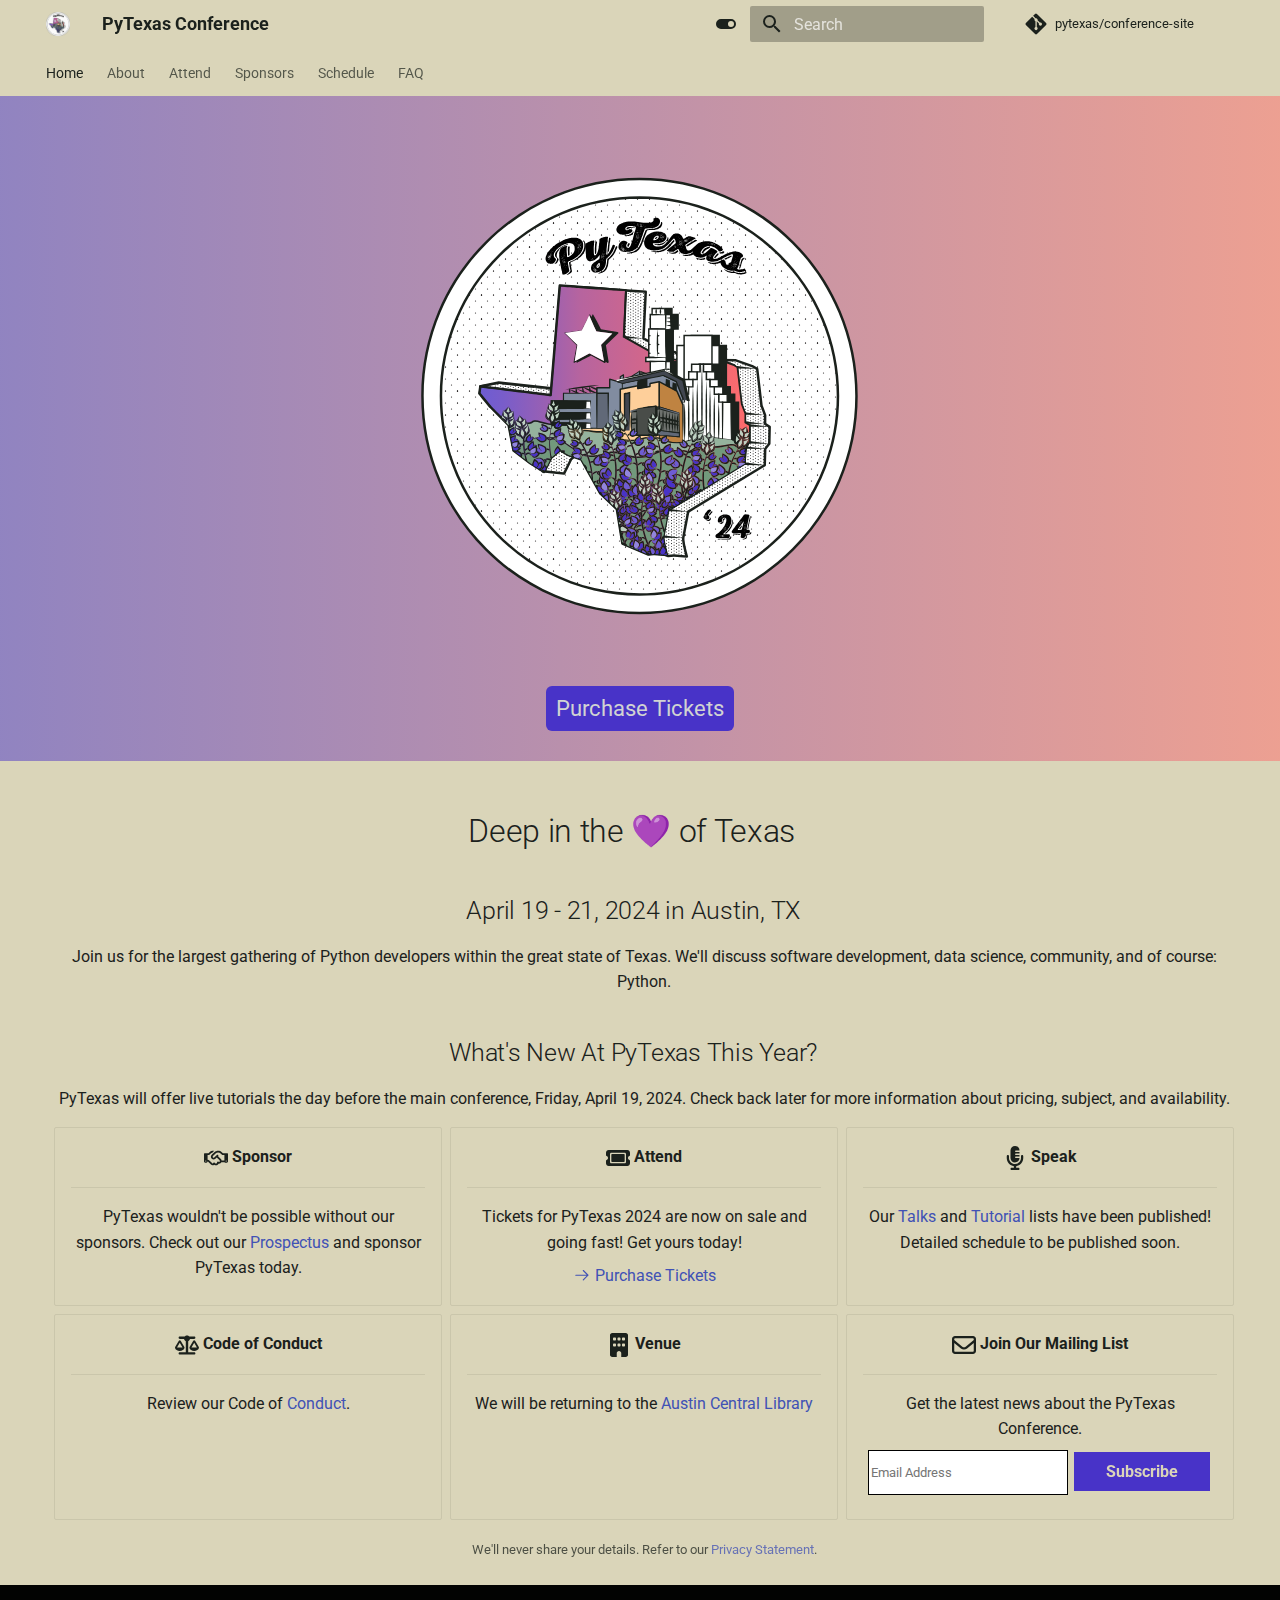
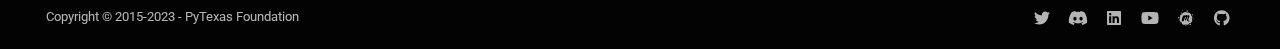
<file: index.html>
<!doctype html>
<html lang="en" class="no-js">
  <head>
    
      <meta charset="utf-8">
      <meta name="viewport" content="width=device-width,initial-scale=1">
      
        <meta name="description" content="The PyTexas 2024 Conference will be April 19 - 21, 2024 in Austin, Texas. Get your ticket today! We hope to see y'all there!">
      
      
        <meta name="author" content="PyTexas Foundation">
      
      
        <link rel="canonical" href="https://pytexas.org/2024/">
      
      
      
        <link rel="next" href="about/">
      
      
      <link rel="icon" href="assets/images/favicon.png">
      <meta name="generator" content="mkdocs-1.5.3, mkdocs-material-9.5.11">
    
    
      
        <title>2024 PyTexas Conference - PyTexas Conference</title>
      
    
    
      <link rel="stylesheet" href="assets/stylesheets/main.7e359304.min.css">
      
        
        <link rel="stylesheet" href="assets/stylesheets/palette.06af60db.min.css">
      
      


    
    
      
    
    
      
        
        
        <link rel="preconnect" href="https://fonts.gstatic.com" crossorigin>
        <link rel="stylesheet" href="https://fonts.googleapis.com/css?family=Roboto:300,300i,400,400i,700,700i%7CRoboto+Mono:400,400i,700,700i&display=fallback">
        <style>:root{--md-text-font:"Roboto";--md-code-font:"Roboto Mono"}</style>
      
    
    
      <link rel="stylesheet" href="stylesheets/extra.css">
    
    <script>__md_scope=new URL(".",location),__md_hash=e=>[...e].reduce((e,_)=>(e<<5)-e+_.charCodeAt(0),0),__md_get=(e,_=localStorage,t=__md_scope)=>JSON.parse(_.getItem(t.pathname+"."+e)),__md_set=(e,_,t=localStorage,a=__md_scope)=>{try{t.setItem(a.pathname+"."+e,JSON.stringify(_))}catch(e){}}</script>
    
      

    
    
      
        <meta  property="og:type"  content="website" >
      
        <meta  property="og:title"  content="2024 PyTexas Conference" >
      
        <meta  property="og:description"  content="The PyTexas 2024 Conference will be April 19 - 21, 2024 in Austin, Texas. Get your ticket today! We hope to see y'all there!" >
      
        <meta  property="og:image"  content="https://pytexas.org/2024/assets/images/social/index.png" >
      
        <meta  property="og:image:type"  content="image/png" >
      
        <meta  property="og:image:width"  content="1200" >
      
        <meta  property="og:image:height"  content="630" >
      
        <meta  property="og:url"  content="https://pytexas.org/2024/" >
      
        <meta  name="twitter:card"  content="summary_large_image" >
      
        <meta  name="twitter:title"  content="2024 PyTexas Conference" >
      
        <meta  name="twitter:description"  content="The PyTexas 2024 Conference will be April 19 - 21, 2024 in Austin, Texas. Get your ticket today! We hope to see y'all there!" >
      
        <meta  name="twitter:image"  content="https://pytexas.org/2024/assets/images/social/index.png" >
      
    
    
  </head>
  
  
    
    
      
    
    
    
    
    <body dir="ltr" data-md-color-scheme="pytx2024_light" data-md-color-primary="indigo" data-md-color-accent="indigo">
  
    
    <input class="md-toggle" data-md-toggle="drawer" type="checkbox" id="__drawer" autocomplete="off">
    <input class="md-toggle" data-md-toggle="search" type="checkbox" id="__search" autocomplete="off">
    <label class="md-overlay" for="__drawer"></label>
    <div data-md-component="skip">
      
        
        <a href="#deep-in-the-of-texas" class="md-skip">
          Skip to content
        </a>
      
    </div>
    <div data-md-component="announce">
      
    </div>
    
    
  
      

  

<header class="md-header md-header--shadow md-header--lifted" data-md-component="header">
  <nav class="md-header__inner md-grid" aria-label="Header">
    <a href="." title="PyTexas Conference" class="md-header__button md-logo" aria-label="PyTexas Conference" data-md-component="logo">
      
  <img src="assets/images/2024-logo.png" alt="logo">

    </a>
    <label class="md-header__button md-icon" for="__drawer">
      
      <svg xmlns="http://www.w3.org/2000/svg" viewBox="0 0 24 24"><path d="M3 6h18v2H3V6m0 5h18v2H3v-2m0 5h18v2H3v-2Z"/></svg>
    </label>
    <div class="md-header__title" data-md-component="header-title">
      <div class="md-header__ellipsis">
        <div class="md-header__topic">
          <span class="md-ellipsis">
            PyTexas Conference
          </span>
        </div>
        <div class="md-header__topic" data-md-component="header-topic">
          <span class="md-ellipsis">
            
              2024 PyTexas Conference
            
          </span>
        </div>
      </div>
    </div>
    
      
        <form class="md-header__option" data-md-component="palette">
  
    
    
    
    <input class="md-option" data-md-color-media="" data-md-color-scheme="pytx2024_light" data-md-color-primary="indigo" data-md-color-accent="indigo"  aria-label="Switch to dark mode"  type="radio" name="__palette" id="__palette_0">
    
      <label class="md-header__button md-icon" title="Switch to dark mode" for="__palette_1" hidden>
        <svg xmlns="http://www.w3.org/2000/svg" viewBox="0 0 24 24"><path d="M17 7H7a5 5 0 0 0-5 5 5 5 0 0 0 5 5h10a5 5 0 0 0 5-5 5 5 0 0 0-5-5m0 8a3 3 0 0 1-3-3 3 3 0 0 1 3-3 3 3 0 0 1 3 3 3 3 0 0 1-3 3Z"/></svg>
      </label>
    
  
    
    
    
    <input class="md-option" data-md-color-media="" data-md-color-scheme="pytx2024_dark" data-md-color-primary="indigo" data-md-color-accent="indigo"  aria-label="Switch to light mode"  type="radio" name="__palette" id="__palette_1">
    
      <label class="md-header__button md-icon" title="Switch to light mode" for="__palette_0" hidden>
        <svg xmlns="http://www.w3.org/2000/svg" viewBox="0 0 24 24"><path d="M17 6H7c-3.31 0-6 2.69-6 6s2.69 6 6 6h10c3.31 0 6-2.69 6-6s-2.69-6-6-6zm0 10H7c-2.21 0-4-1.79-4-4s1.79-4 4-4h10c2.21 0 4 1.79 4 4s-1.79 4-4 4zM7 9c-1.66 0-3 1.34-3 3s1.34 3 3 3 3-1.34 3-3-1.34-3-3-3z"/></svg>
      </label>
    
  
</form>
      
    
    
      <script>var media,input,key,value,palette=__md_get("__palette");if(palette&&palette.color){"(prefers-color-scheme)"===palette.color.media&&(media=matchMedia("(prefers-color-scheme: light)"),input=document.querySelector(media.matches?"[data-md-color-media='(prefers-color-scheme: light)']":"[data-md-color-media='(prefers-color-scheme: dark)']"),palette.color.media=input.getAttribute("data-md-color-media"),palette.color.scheme=input.getAttribute("data-md-color-scheme"),palette.color.primary=input.getAttribute("data-md-color-primary"),palette.color.accent=input.getAttribute("data-md-color-accent"));for([key,value]of Object.entries(palette.color))document.body.setAttribute("data-md-color-"+key,value)}</script>
    
    
    
      <label class="md-header__button md-icon" for="__search">
        
        <svg xmlns="http://www.w3.org/2000/svg" viewBox="0 0 24 24"><path d="M9.5 3A6.5 6.5 0 0 1 16 9.5c0 1.61-.59 3.09-1.56 4.23l.27.27h.79l5 5-1.5 1.5-5-5v-.79l-.27-.27A6.516 6.516 0 0 1 9.5 16 6.5 6.5 0 0 1 3 9.5 6.5 6.5 0 0 1 9.5 3m0 2C7 5 5 7 5 9.5S7 14 9.5 14 14 12 14 9.5 12 5 9.5 5Z"/></svg>
      </label>
      <div class="md-search" data-md-component="search" role="dialog">
  <label class="md-search__overlay" for="__search"></label>
  <div class="md-search__inner" role="search">
    <form class="md-search__form" name="search">
      <input type="text" class="md-search__input" name="query" aria-label="Search" placeholder="Search" autocapitalize="off" autocorrect="off" autocomplete="off" spellcheck="false" data-md-component="search-query" required>
      <label class="md-search__icon md-icon" for="__search">
        
        <svg xmlns="http://www.w3.org/2000/svg" viewBox="0 0 24 24"><path d="M9.5 3A6.5 6.5 0 0 1 16 9.5c0 1.61-.59 3.09-1.56 4.23l.27.27h.79l5 5-1.5 1.5-5-5v-.79l-.27-.27A6.516 6.516 0 0 1 9.5 16 6.5 6.5 0 0 1 3 9.5 6.5 6.5 0 0 1 9.5 3m0 2C7 5 5 7 5 9.5S7 14 9.5 14 14 12 14 9.5 12 5 9.5 5Z"/></svg>
        
        <svg xmlns="http://www.w3.org/2000/svg" viewBox="0 0 24 24"><path d="M20 11v2H8l5.5 5.5-1.42 1.42L4.16 12l7.92-7.92L13.5 5.5 8 11h12Z"/></svg>
      </label>
      <nav class="md-search__options" aria-label="Search">
        
        <button type="reset" class="md-search__icon md-icon" title="Clear" aria-label="Clear" tabindex="-1">
          
          <svg xmlns="http://www.w3.org/2000/svg" viewBox="0 0 24 24"><path d="M19 6.41 17.59 5 12 10.59 6.41 5 5 6.41 10.59 12 5 17.59 6.41 19 12 13.41 17.59 19 19 17.59 13.41 12 19 6.41Z"/></svg>
        </button>
      </nav>
      
    </form>
    <div class="md-search__output">
      <div class="md-search__scrollwrap" data-md-scrollfix>
        <div class="md-search-result" data-md-component="search-result">
          <div class="md-search-result__meta">
            Initializing search
          </div>
          <ol class="md-search-result__list" role="presentation"></ol>
        </div>
      </div>
    </div>
  </div>
</div>
    
    
      <div class="md-header__source">
        <a href="https://github.com/pytexas/conference-site" title="Go to repository" class="md-source" data-md-component="source">
  <div class="md-source__icon md-icon">
    
    <svg xmlns="http://www.w3.org/2000/svg" viewBox="0 0 448 512"><!--! Font Awesome Free 6.5.1 by @fontawesome - https://fontawesome.com License - https://fontawesome.com/license/free (Icons: CC BY 4.0, Fonts: SIL OFL 1.1, Code: MIT License) Copyright 2023 Fonticons, Inc.--><path d="M439.55 236.05 244 40.45a28.87 28.87 0 0 0-40.81 0l-40.66 40.63 51.52 51.52c27.06-9.14 52.68 16.77 43.39 43.68l49.66 49.66c34.23-11.8 61.18 31 35.47 56.69-26.49 26.49-70.21-2.87-56-37.34L240.22 199v121.85c25.3 12.54 22.26 41.85 9.08 55a34.34 34.34 0 0 1-48.55 0c-17.57-17.6-11.07-46.91 11.25-56v-123c-20.8-8.51-24.6-30.74-18.64-45L142.57 101 8.45 235.14a28.86 28.86 0 0 0 0 40.81l195.61 195.6a28.86 28.86 0 0 0 40.8 0l194.69-194.69a28.86 28.86 0 0 0 0-40.81z"/></svg>
  </div>
  <div class="md-source__repository">
    pytexas/conference-site
  </div>
</a>
      </div>
    
  </nav>
  
    
      
<nav class="md-tabs" aria-label="Tabs" data-md-component="tabs">
  <div class="md-grid">
    <ul class="md-tabs__list">
      
        
  
  
    
  
  
    <li class="md-tabs__item md-tabs__item--active">
      <a href="." class="md-tabs__link">
        
  
    
  
  Home

      </a>
    </li>
  

      
        
  
  
  
    <li class="md-tabs__item">
      <a href="about/" class="md-tabs__link">
        
  
    
  
  About

      </a>
    </li>
  

      
        
  
  
  
    <li class="md-tabs__item">
      <a href="attend/" class="md-tabs__link">
        
  
    
  
  Attend

      </a>
    </li>
  

      
        
  
  
  
    
    
      <li class="md-tabs__item">
        <a href="sponsors/our-sponsors/" class="md-tabs__link">
          
  
  Sponsors

        </a>
      </li>
    
  

      
        
  
  
  
    
    
      <li class="md-tabs__item">
        <a href="schedule/full_schedule/" class="md-tabs__link">
          
  
  Schedule

        </a>
      </li>
    
  

      
        
  
  
  
    <li class="md-tabs__item">
      <a href="faq/" class="md-tabs__link">
        
  
    
  
  FAQ

      </a>
    </li>
  

      
    </ul>
  </div>
</nav>
    
  
</header>
    

  <!-- Additional styles for landing page -->
  <style>

    /* Hide table of contents */
    @media screen and (min-width: 60em) {
      .md-sidebar--secondary {
        display: none;
      }
    }

    /* Hide navigation */
    @media screen and (min-width: 76.25em) {
      .md-sidebar--primary {
        display: none;
      }
    }
</style>

    <div class="md-container" data-md-component="container">
      
<div class="pytx-hero pytx-container">
    <img src="assets/images/2024_wdots.svg" class="pytx-hero__image"/>
    <div class="pytx-hero__content">
        <a href="https://pretix.eu/pytexas/2024/" class="pytx-button pytx-button--primary">
          Purchase Tickets
        </a>
    </div>
</div>

      
        
      
      <main class="md-main" data-md-component="main">
        <div class="md-main__inner md-grid">
          
            
              
              <div class="md-sidebar md-sidebar--primary" data-md-component="sidebar" data-md-type="navigation" >
                <div class="md-sidebar__scrollwrap">
                  <div class="md-sidebar__inner">
                    


  


  

<nav class="md-nav md-nav--primary md-nav--lifted md-nav--integrated" aria-label="Navigation" data-md-level="0">
  <label class="md-nav__title" for="__drawer">
    <a href="." title="PyTexas Conference" class="md-nav__button md-logo" aria-label="PyTexas Conference" data-md-component="logo">
      
  <img src="assets/images/2024-logo.png" alt="logo">

    </a>
    PyTexas Conference
  </label>
  
    <div class="md-nav__source">
      <a href="https://github.com/pytexas/conference-site" title="Go to repository" class="md-source" data-md-component="source">
  <div class="md-source__icon md-icon">
    
    <svg xmlns="http://www.w3.org/2000/svg" viewBox="0 0 448 512"><!--! Font Awesome Free 6.5.1 by @fontawesome - https://fontawesome.com License - https://fontawesome.com/license/free (Icons: CC BY 4.0, Fonts: SIL OFL 1.1, Code: MIT License) Copyright 2023 Fonticons, Inc.--><path d="M439.55 236.05 244 40.45a28.87 28.87 0 0 0-40.81 0l-40.66 40.63 51.52 51.52c27.06-9.14 52.68 16.77 43.39 43.68l49.66 49.66c34.23-11.8 61.18 31 35.47 56.69-26.49 26.49-70.21-2.87-56-37.34L240.22 199v121.85c25.3 12.54 22.26 41.85 9.08 55a34.34 34.34 0 0 1-48.55 0c-17.57-17.6-11.07-46.91 11.25-56v-123c-20.8-8.51-24.6-30.74-18.64-45L142.57 101 8.45 235.14a28.86 28.86 0 0 0 0 40.81l195.61 195.6a28.86 28.86 0 0 0 40.8 0l194.69-194.69a28.86 28.86 0 0 0 0-40.81z"/></svg>
  </div>
  <div class="md-source__repository">
    pytexas/conference-site
  </div>
</a>
    </div>
  
  <ul class="md-nav__list" data-md-scrollfix>
    
      
      
  
  
    
  
  
  
    <li class="md-nav__item md-nav__item--active">
      
      <input class="md-nav__toggle md-toggle" type="checkbox" id="__toc">
      
      
        
      
      
        <label class="md-nav__link md-nav__link--active" for="__toc">
          
  
  <span class="md-ellipsis">
    Home
  </span>
  

          <span class="md-nav__icon md-icon"></span>
        </label>
      
      <a href="." class="md-nav__link md-nav__link--active">
        
  
  <span class="md-ellipsis">
    Home
  </span>
  

      </a>
      
        

<nav class="md-nav md-nav--secondary" aria-label="Table of contents">
  
  
  
    
  
  
    <label class="md-nav__title" for="__toc">
      <span class="md-nav__icon md-icon"></span>
      Table of contents
    </label>
    <ul class="md-nav__list" data-md-component="toc" data-md-scrollfix>
      
        <li class="md-nav__item">
  <a href="#april-19-21-2024-in-austin-tx" class="md-nav__link">
    <span class="md-ellipsis">
      April 19 - 21, 2024 in Austin, TX
    </span>
  </a>
  
</li>
      
        <li class="md-nav__item">
  <a href="#whats-new-at-pytexas-this-year" class="md-nav__link">
    <span class="md-ellipsis">
      What's New At PyTexas This Year?
    </span>
  </a>
  
</li>
      
    </ul>
  
</nav>
      
    </li>
  

    
      
      
  
  
  
  
    <li class="md-nav__item">
      <a href="about/" class="md-nav__link">
        
  
  <span class="md-ellipsis">
    About
  </span>
  

      </a>
    </li>
  

    
      
      
  
  
  
  
    <li class="md-nav__item">
      <a href="attend/" class="md-nav__link">
        
  
  <span class="md-ellipsis">
    Attend
  </span>
  

      </a>
    </li>
  

    
      
      
  
  
  
  
    
    
    
      
      
    
    
    <li class="md-nav__item md-nav__item--nested">
      
        
        
        <input class="md-nav__toggle md-toggle " type="checkbox" id="__nav_4" >
        
          
          <label class="md-nav__link" for="__nav_4" id="__nav_4_label" tabindex="0">
            
  
  <span class="md-ellipsis">
    Sponsors
  </span>
  

            <span class="md-nav__icon md-icon"></span>
          </label>
        
        <nav class="md-nav" data-md-level="1" aria-labelledby="__nav_4_label" aria-expanded="false">
          <label class="md-nav__title" for="__nav_4">
            <span class="md-nav__icon md-icon"></span>
            Sponsors
          </label>
          <ul class="md-nav__list" data-md-scrollfix>
            
              
                
  
  
  
  
    <li class="md-nav__item">
      <a href="sponsors/our-sponsors/" class="md-nav__link">
        
  
  <span class="md-ellipsis">
    Our Sponsors
  </span>
  

      </a>
    </li>
  

              
            
              
                
  
  
  
  
    <li class="md-nav__item">
      <a href="sponsors/sponsor-us/" class="md-nav__link">
        
  
  <span class="md-ellipsis">
    Sponsor Us
  </span>
  

      </a>
    </li>
  

              
            
          </ul>
        </nav>
      
    </li>
  

    
      
      
  
  
  
  
    
    
    
      
      
    
    
    <li class="md-nav__item md-nav__item--nested">
      
        
        
        <input class="md-nav__toggle md-toggle " type="checkbox" id="__nav_5" >
        
          
          <label class="md-nav__link" for="__nav_5" id="__nav_5_label" tabindex="0">
            
  
  <span class="md-ellipsis">
    Schedule
  </span>
  

            <span class="md-nav__icon md-icon"></span>
          </label>
        
        <nav class="md-nav" data-md-level="1" aria-labelledby="__nav_5_label" aria-expanded="false">
          <label class="md-nav__title" for="__nav_5">
            <span class="md-nav__icon md-icon"></span>
            Schedule
          </label>
          <ul class="md-nav__list" data-md-scrollfix>
            
              
                
  
  
  
  
    <li class="md-nav__item">
      <a href="schedule/full_schedule/" class="md-nav__link">
        
  
  <span class="md-ellipsis">
    Talk Schedule
  </span>
  

      </a>
    </li>
  

              
            
              
                
  
  
  
  
    <li class="md-nav__item">
      <a href="schedule/keynotes/" class="md-nav__link">
        
  
  <span class="md-ellipsis">
    Keynote Speakers
  </span>
  

      </a>
    </li>
  

              
            
              
                
  
  
  
  
    <li class="md-nav__item">
      <a href="schedule/tutorials/" class="md-nav__link">
        
  
  <span class="md-ellipsis">
    Tutorials
  </span>
  

      </a>
    </li>
  

              
            
              
                
  
  
  
  
    <li class="md-nav__item">
      <a href="schedule/talks/" class="md-nav__link">
        
  
  <span class="md-ellipsis">
    Talks
  </span>
  

      </a>
    </li>
  

              
            
          </ul>
        </nav>
      
    </li>
  

    
      
      
  
  
  
  
    <li class="md-nav__item">
      <a href="faq/" class="md-nav__link">
        
  
  <span class="md-ellipsis">
    FAQ
  </span>
  

      </a>
    </li>
  

    
  </ul>
</nav>
                  </div>
                </div>
              </div>
            
            
          
          
            <div class="md-content" data-md-component="content">
              <article class="md-content__inner md-typeset">
                
    <div style="text-align: center;">
        

  
  


<h1 id="deep-in-the-of-texas">Deep in the 💜 of Texas<a class="headerlink" href="#deep-in-the-of-texas" title="Permanent link">&para;</a></h1>
<h2 id="april-19-21-2024-in-austin-tx">April 19 - 21, 2024 in Austin, TX<a class="headerlink" href="#april-19-21-2024-in-austin-tx" title="Permanent link">&para;</a></h2>
<p>Join us for the largest gathering of Python developers within the great state of Texas. We'll discuss software development, data science, community, and of course: Python.</p>
<h2 id="whats-new-at-pytexas-this-year">What's New At PyTexas This Year?<a class="headerlink" href="#whats-new-at-pytexas-this-year" title="Permanent link">&para;</a></h2>
<p>PyTexas will offer live tutorials the day before the main conference, Friday, 
April 19, 2024. Check back later for more information about pricing, subject,
and availability.</p>
<div class="grid cards">
<ul>
<li>
<p><span class="twemoji lg middle"><svg xmlns="http://www.w3.org/2000/svg" viewBox="0 0 640 512"><!--! Font Awesome Free 6.5.1 by @fontawesome - https://fontawesome.com License - https://fontawesome.com/license/free (Icons: CC BY 4.0, Fonts: SIL OFL 1.1, Code: MIT License) Copyright 2023 Fonticons, Inc.--><path d="m272.2 64.6-51.1 51.1c-15.3 4.2-29.5 11.9-41.5 22.5L153 161.9c-10.2 9.1-23.5 14.1-37.2 14.1H96v128c20.4.6 39.8 8.9 54.3 23.4l35.6 35.6 7 7 27 27c6.2 6.2 16.4 6.2 22.6 0 1.7-1.7 3-3.7 3.7-5.8 2.8-7.7 9.3-13.5 17.3-15.3s16.4.6 22.2 6.5l10.8 10.6c11.6 11.6 30.4 11.6 41.9 0 5.4-5.4 8.3-12.3 8.6-19.4.4-8.8 5.6-16.6 13.6-20.4s17.3-3 24.4 2.1c9.4 6.7 22.5 5.8 30.9-2.6 9.4-9.4 9.4-24.6 0-33.9L340.1 243l-35.8 33c-27.3 25.2-69.2 25.6-97 .9-31.7-28.2-32.4-77.4-1.6-106.5l70.1-66.2C303.2 78.4 339.4 64 377.1 64c36.1 0 71 13.3 97.9 37.2l30.1 26.8H624c8.8 0 16 7.2 16 16v208c0 17.7-14.3 32-32 32h-32c-11.8 0-22.2-6.4-27.7-16h-84.9c-3.4 6.7-7.9 13.1-13.5 18.7-17.1 17.1-40.8 23.8-63 20.1-3.6 7.3-8.5 14.1-14.6 20.2-27.3 27.3-70 30-100.4 8.1-25.1 20.8-62.5 19.5-86-4.1L159 404l-7-7-35.6-35.6c-5.5-5.5-12.7-8.7-20.4-9.3 0 17.6-14.4 31.9-32 31.9H32c-17.7 0-32-14.3-32-32V144c0-8.8 7.2-16 16-16h99.8c2 0 3.9-.7 5.3-2l26.5-23.6C175.5 77.7 211.4 64 248.7 64H259c4.4 0 8.9.2 13.2.6zM544 320V176h-48c-5.9 0-11.6-2.2-15.9-6.1l-36.9-32.8C425 120.9 401.5 112 377.1 112c-25.4 0-49.8 9.7-68.3 27.1l-70.1 66.2c-10.3 9.8-10.1 26.3.5 35.7 9.3 8.3 23.4 8.1 32.5-.3l71.9-66.4c9.7-9 24.9-8.4 33.9 1.4s8.4 24.9-1.4 33.9l-.8.8 74.4 74.4c10 10 16.5 22.3 19.4 35.1H544zM64 336a16 16 0 1 0-32 0 16 16 0 1 0 32 0zm528 16a16 16 0 1 0 0-32 16 16 0 1 0 0 32z"/></svg></span> <strong>Sponsor</strong></p>
<hr />
<p>PyTexas wouldn't be possible without our sponsors. Check out our <a href="https://drive.google.com/file/d/1q1txXEPwDC79wNBa8x7SkQsbnjviCfAj/view">Prospectus</a>
and sponsor PyTexas today.</p>
</li>
<li>
<p><span class="twemoji lg middle"><svg xmlns="http://www.w3.org/2000/svg" viewBox="0 0 576 512"><!--! Font Awesome Free 6.5.1 by @fontawesome - https://fontawesome.com License - https://fontawesome.com/license/free (Icons: CC BY 4.0, Fonts: SIL OFL 1.1, Code: MIT License) Copyright 2023 Fonticons, Inc.--><path d="M64 64C28.7 64 0 92.7 0 128v64c0 8.8 7.4 15.7 15.7 18.6C34.5 217.1 48 235 48 256s-13.5 38.9-32.3 45.4C7.4 304.3 0 311.2 0 320v64c0 35.3 28.7 64 64 64h448c35.3 0 64-28.7 64-64v-64c0-8.8-7.4-15.7-15.7-18.6C541.5 294.9 528 277 528 256s13.5-38.9 32.3-45.4c8.3-2.9 15.7-9.8 15.7-18.6v-64c0-35.3-28.7-64-64-64H64zm64 112v160c0 8.8 7.2 16 16 16h288c8.8 0 16-7.2 16-16V176c0-8.8-7.2-16-16-16H144c-8.8 0-16 7.2-16 16zm-32-16c0-17.7 14.3-32 32-32h320c17.7 0 32 14.3 32 32v192c0 17.7-14.3 32-32 32H128c-17.7 0-32-14.3-32-32V160z"/></svg></span> <strong>Attend</strong></p>
<hr />
<p>Tickets for PyTexas 2024 are now on sale and going fast! Get yours today!</p>
<p><a href="https://pretix.eu/pytexas/2024/"><span class="twemoji"><svg xmlns="http://www.w3.org/2000/svg" viewBox="0 0 24 24"><path d="M13.22 19.03a.75.75 0 0 1 0-1.06L18.19 13H3.75a.75.75 0 0 1 0-1.5h14.44l-4.97-4.97a.749.749 0 0 1 .326-1.275.749.749 0 0 1 .734.215l6.25 6.25a.75.75 0 0 1 0 1.06l-6.25 6.25a.75.75 0 0 1-1.06 0Z"/></svg></span> Purchase Tickets</a></p>
</li>
<li>
<p><span class="twemoji lg middle"><svg xmlns="http://www.w3.org/2000/svg" viewBox="0 0 384 512"><!--! Font Awesome Free 6.5.1 by @fontawesome - https://fontawesome.com License - https://fontawesome.com/license/free (Icons: CC BY 4.0, Fonts: SIL OFL 1.1, Code: MIT License) Copyright 2023 Fonticons, Inc.--><path d="M96 96v160c0 53 43 96 96 96s96-43 96-96h-80c-8.8 0-16-7.2-16-16s7.2-16 16-16h80v-32h-80c-8.8 0-16-7.2-16-16s7.2-16 16-16h80v-32h-80c-8.8 0-16-7.2-16-16s7.2-16 16-16h80c0-53-43-96-96-96S96 43 96 96zm224 144v16c0 70.7-57.3 128-128 128S64 326.7 64 256v-40c0-13.3-10.7-24-24-24s-24 10.7-24 24v40c0 89.1 66.2 162.7 152 174.4V464h-48c-13.3 0-24 10.7-24 24s10.7 24 24 24h144c13.3 0 24-10.7 24-24s-10.7-24-24-24h-48v-33.6c85.8-11.7 152-85.3 152-174.4v-40c0-13.3-10.7-24-24-24s-24 10.7-24 24v24z"/></svg></span> <strong>Speak</strong></p>
<hr />
<p>Our <a href="/schedule/talks">Talks</a> and <a href="/schedule/tutorials">Tutorial</a> lists have been published! Detailed schedule to be published soon.</p>
</li>
<li>
<p><span class="twemoji lg middle"><svg xmlns="http://www.w3.org/2000/svg" viewBox="0 0 640 512"><!--! Font Awesome Free 6.5.1 by @fontawesome - https://fontawesome.com License - https://fontawesome.com/license/free (Icons: CC BY 4.0, Fonts: SIL OFL 1.1, Code: MIT License) Copyright 2023 Fonticons, Inc.--><path d="M384 32h128c17.7 0 32 14.3 32 32s-14.3 32-32 32H398.4c-5.2 25.8-22.9 47.1-46.4 57.3V448h160c17.7 0 32 14.3 32 32s-14.3 32-32 32H128c-17.7 0-32-14.3-32-32s14.3-32 32-32h160V153.3c-23.5-10.3-41.2-31.6-46.4-57.3H128c-17.7 0-32-14.3-32-32s14.3-32 32-32h128c14.6-19.4 37.8-32 64-32s49.4 12.6 64 32zm55.6 288h144.8L512 195.8 439.6 320zm72.4 96c-62.9 0-115.2-34-126-78.9-2.6-11 1-22.3 6.7-32.1l95.2-163.2c5-8.6 14.2-13.8 24.1-13.8s19.1 5.3 24.1 13.8L631.3 305c5.7 9.8 9.3 21.1 6.7 32.1C627.2 382 574.9 416 512 416zM126.8 195.8 54.4 320h144.9l-72.5-124.2zM.9 337.1c-2.6-11 1-22.3 6.7-32.1l95.2-163.2c5-8.6 14.2-13.8 24.1-13.8s19.1 5.3 24.1 13.8L246.2 305c5.7 9.8 9.3 21.1 6.7 32.1C242 382 189.7 416 126.8 416S11.7 382 .9 337.1z"/></svg></span> <strong>Code of Conduct</strong></p>
<hr />
<p>Review our Code of <a href="about/#code-of-conduct">Conduct</a>.</p>
</li>
<li>
<p><span class="twemoji lg middle"><svg xmlns="http://www.w3.org/2000/svg" viewBox="0 0 384 512"><!--! Font Awesome Free 6.5.1 by @fontawesome - https://fontawesome.com License - https://fontawesome.com/license/free (Icons: CC BY 4.0, Fonts: SIL OFL 1.1, Code: MIT License) Copyright 2023 Fonticons, Inc.--><path d="M48 0C21.5 0 0 21.5 0 48v416c0 26.5 21.5 48 48 48h96v-80c0-26.5 21.5-48 48-48s48 21.5 48 48v80h96c26.5 0 48-21.5 48-48V48c0-26.5-21.5-48-48-48H48zm16 240c0-8.8 7.2-16 16-16h32c8.8 0 16 7.2 16 16v32c0 8.8-7.2 16-16 16H80c-8.8 0-16-7.2-16-16v-32zm112-16h32c8.8 0 16 7.2 16 16v32c0 8.8-7.2 16-16 16h-32c-8.8 0-16-7.2-16-16v-32c0-8.8 7.2-16 16-16zm80 16c0-8.8 7.2-16 16-16h32c8.8 0 16 7.2 16 16v32c0 8.8-7.2 16-16 16h-32c-8.8 0-16-7.2-16-16v-32zM80 96h32c8.8 0 16 7.2 16 16v32c0 8.8-7.2 16-16 16H80c-8.8 0-16-7.2-16-16v-32c0-8.8 7.2-16 16-16zm80 16c0-8.8 7.2-16 16-16h32c8.8 0 16 7.2 16 16v32c0 8.8-7.2 16-16 16h-32c-8.8 0-16-7.2-16-16v-32zm112-16h32c8.8 0 16 7.2 16 16v32c0 8.8-7.2 16-16 16h-32c-8.8 0-16-7.2-16-16v-32c0-8.8 7.2-16 16-16z"/></svg></span> <strong>Venue</strong></p>
<hr />
<p>We will be returning to the <a href="attend/#venue">Austin Central Library</a></p>
</li>
<li>
<p><span class="twemoji lg middle"><svg xmlns="http://www.w3.org/2000/svg" viewBox="0 0 512 512"><!--! Font Awesome Free 6.5.1 by @fontawesome - https://fontawesome.com License - https://fontawesome.com/license/free (Icons: CC BY 4.0, Fonts: SIL OFL 1.1, Code: MIT License) Copyright 2023 Fonticons, Inc.--><path d="M64 112c-8.8 0-16 7.2-16 16v22.1l172.5 141.6c20.7 17 50.4 17 71.1 0L464 150.1V128c0-8.8-7.2-16-16-16H64zM48 212.2V384c0 8.8 7.2 16 16 16h384c8.8 0 16-7.2 16-16V212.2L322 328.8c-38.4 31.5-93.7 31.5-132 0L48 212.2zM0 128c0-35.3 28.7-64 64-64h384c35.3 0 64 28.7 64 64v256c0 35.3-28.7 64-64 64H64c-35.3 0-64-28.7-64-64V128z"/></svg></span> <strong>Join Our Mailing List</strong></p>
<hr />
<p>Get the latest news about the PyTexas Conference.
<form role="form" action="//pytexas.us11.list-manage.com/subscribe/post?u=93d4ab771d0c2e4facc053add&amp;id=fa6aa40a2e" method="post" data-form-email novalidate>
<div class="form-row">
    <input type="email" class="form-control" placeholder="Email Address" aria-label="Email Address" name="EMAIL" required style="border: 1px solid black; width: 200px; height: 45px;">
    <button type="submit" class="md-button email-button--primary " data-loading-text="Sending">Subscribe</button>
</p>
</li>
</ul>
</div>
<p></form>
<small class="text-muted form-text">
    We'll never share your details. Refer to our <a href="privacy">Privacy Statement</a>.
</small></p>
</div>







  
  






    </div>

              </article>
            </div>
          
          
<script>var target=document.getElementById(location.hash.slice(1));target&&target.name&&(target.checked=target.name.startsWith("__tabbed_"))</script>
        </div>
        
          <button type="button" class="md-top md-icon" data-md-component="top" hidden>
  
  <svg xmlns="http://www.w3.org/2000/svg" viewBox="0 0 24 24"><path d="M13 20h-2V8l-5.5 5.5-1.42-1.42L12 4.16l7.92 7.92-1.42 1.42L13 8v12Z"/></svg>
  Back to top
</button>
        
      </main>
      
        <footer class="md-footer">
  
  <div class="md-footer-meta md-typeset">
    <div class="md-footer-meta__inner md-grid">
      <div class="md-copyright">
  
    <div class="md-copyright__highlight">
      Copyright &copy; 2015-2023 - PyTexas Foundation
    </div>
  
  
</div>
      
        <div class="md-social">
  
    
    
    
    
    <a href="https://twitter.com/pytexas" target="_blank" rel="noopener" title="Twitter" class="md-social__link">
      <svg xmlns="http://www.w3.org/2000/svg" viewBox="0 0 512 512"><!--! Font Awesome Free 6.5.1 by @fontawesome - https://fontawesome.com License - https://fontawesome.com/license/free (Icons: CC BY 4.0, Fonts: SIL OFL 1.1, Code: MIT License) Copyright 2023 Fonticons, Inc.--><path d="M459.37 151.716c.325 4.548.325 9.097.325 13.645 0 138.72-105.583 298.558-298.558 298.558-59.452 0-114.68-17.219-161.137-47.106 8.447.974 16.568 1.299 25.34 1.299 49.055 0 94.213-16.568 130.274-44.832-46.132-.975-84.792-31.188-98.112-72.772 6.498.974 12.995 1.624 19.818 1.624 9.421 0 18.843-1.3 27.614-3.573-48.081-9.747-84.143-51.98-84.143-102.985v-1.299c13.969 7.797 30.214 12.67 47.431 13.319-28.264-18.843-46.781-51.005-46.781-87.391 0-19.492 5.197-37.36 14.294-52.954 51.655 63.675 129.3 105.258 216.365 109.807-1.624-7.797-2.599-15.918-2.599-24.04 0-57.828 46.782-104.934 104.934-104.934 30.213 0 57.502 12.67 76.67 33.137 23.715-4.548 46.456-13.32 66.599-25.34-7.798 24.366-24.366 44.833-46.132 57.827 21.117-2.273 41.584-8.122 60.426-16.243-14.292 20.791-32.161 39.308-52.628 54.253z"/></svg>
    </a>
  
    
    
    
    
    <a href="https://discord.gg/jNPAbcNukj" target="_blank" rel="noopener" title="Discord" class="md-social__link">
      <svg xmlns="http://www.w3.org/2000/svg" viewBox="0 0 640 512"><!--! Font Awesome Free 6.5.1 by @fontawesome - https://fontawesome.com License - https://fontawesome.com/license/free (Icons: CC BY 4.0, Fonts: SIL OFL 1.1, Code: MIT License) Copyright 2023 Fonticons, Inc.--><path d="M524.531 69.836a1.5 1.5 0 0 0-.764-.7A485.065 485.065 0 0 0 404.081 32.03a1.816 1.816 0 0 0-1.923.91 337.461 337.461 0 0 0-14.9 30.6 447.848 447.848 0 0 0-134.426 0 309.541 309.541 0 0 0-15.135-30.6 1.89 1.89 0 0 0-1.924-.91 483.689 483.689 0 0 0-119.688 37.107 1.712 1.712 0 0 0-.788.676C39.068 183.651 18.186 294.69 28.43 404.354a2.016 2.016 0 0 0 .765 1.375 487.666 487.666 0 0 0 146.825 74.189 1.9 1.9 0 0 0 2.063-.676A348.2 348.2 0 0 0 208.12 430.4a1.86 1.86 0 0 0-1.019-2.588 321.173 321.173 0 0 1-45.868-21.853 1.885 1.885 0 0 1-.185-3.126 251.047 251.047 0 0 0 9.109-7.137 1.819 1.819 0 0 1 1.9-.256c96.229 43.917 200.41 43.917 295.5 0a1.812 1.812 0 0 1 1.924.233 234.533 234.533 0 0 0 9.132 7.16 1.884 1.884 0 0 1-.162 3.126 301.407 301.407 0 0 1-45.89 21.83 1.875 1.875 0 0 0-1 2.611 391.055 391.055 0 0 0 30.014 48.815 1.864 1.864 0 0 0 2.063.7A486.048 486.048 0 0 0 610.7 405.729a1.882 1.882 0 0 0 .765-1.352c12.264-126.783-20.532-236.912-86.934-334.541ZM222.491 337.58c-28.972 0-52.844-26.587-52.844-59.239s23.409-59.241 52.844-59.241c29.665 0 53.306 26.82 52.843 59.239 0 32.654-23.41 59.241-52.843 59.241Zm195.38 0c-28.971 0-52.843-26.587-52.843-59.239s23.409-59.241 52.843-59.241c29.667 0 53.307 26.82 52.844 59.239 0 32.654-23.177 59.241-52.844 59.241Z"/></svg>
    </a>
  
    
    
    
    
      
      
    
    <a href="https://www.linkedin.com/company/pytexas-foundation" target="_blank" rel="noopener" title="www.linkedin.com" class="md-social__link">
      <svg xmlns="http://www.w3.org/2000/svg" viewBox="0 0 448 512"><!--! Font Awesome Free 6.5.1 by @fontawesome - https://fontawesome.com License - https://fontawesome.com/license/free (Icons: CC BY 4.0, Fonts: SIL OFL 1.1, Code: MIT License) Copyright 2023 Fonticons, Inc.--><path d="M416 32H31.9C14.3 32 0 46.5 0 64.3v383.4C0 465.5 14.3 480 31.9 480H416c17.6 0 32-14.5 32-32.3V64.3c0-17.8-14.4-32.3-32-32.3zM135.4 416H69V202.2h66.5V416zm-33.2-243c-21.3 0-38.5-17.3-38.5-38.5S80.9 96 102.2 96c21.2 0 38.5 17.3 38.5 38.5 0 21.3-17.2 38.5-38.5 38.5zm282.1 243h-66.4V312c0-24.8-.5-56.7-34.5-56.7-34.6 0-39.9 27-39.9 54.9V416h-66.4V202.2h63.7v29.2h.9c8.9-16.8 30.6-34.5 62.9-34.5 67.2 0 79.7 44.3 79.7 101.9V416z"/></svg>
    </a>
  
    
    
    
    
      
      
    
    <a href="https://www.youtube.com/c/pytexas" target="_blank" rel="noopener" title="www.youtube.com" class="md-social__link">
      <svg xmlns="http://www.w3.org/2000/svg" viewBox="0 0 576 512"><!--! Font Awesome Free 6.5.1 by @fontawesome - https://fontawesome.com License - https://fontawesome.com/license/free (Icons: CC BY 4.0, Fonts: SIL OFL 1.1, Code: MIT License) Copyright 2023 Fonticons, Inc.--><path d="M549.655 124.083c-6.281-23.65-24.787-42.276-48.284-48.597C458.781 64 288 64 288 64S117.22 64 74.629 75.486c-23.497 6.322-42.003 24.947-48.284 48.597-11.412 42.867-11.412 132.305-11.412 132.305s0 89.438 11.412 132.305c6.281 23.65 24.787 41.5 48.284 47.821C117.22 448 288 448 288 448s170.78 0 213.371-11.486c23.497-6.321 42.003-24.171 48.284-47.821 11.412-42.867 11.412-132.305 11.412-132.305s0-89.438-11.412-132.305zm-317.51 213.508V175.185l142.739 81.205-142.739 81.201z"/></svg>
    </a>
  
    
    
    
    
      
      
    
    <a href="https://www.meetup.com/pytexas-virtual-meetup/" target="_blank" rel="noopener" title="www.meetup.com" class="md-social__link">
      <svg xmlns="http://www.w3.org/2000/svg" viewBox="0 0 512 512"><!--! Font Awesome Free 6.5.1 by @fontawesome - https://fontawesome.com License - https://fontawesome.com/license/free (Icons: CC BY 4.0, Fonts: SIL OFL 1.1, Code: MIT License) Copyright 2023 Fonticons, Inc.--><path d="M99 414.3c1.1 5.7-2.3 11.1-8 12.3-5.4 1.1-10.9-2.3-12-8-1.1-5.4 2.3-11.1 7.7-12.3 5.4-1.2 11.1 2.3 12.3 8zm143.1 71.4c-6.3 4.6-8 13.4-3.7 20 4.6 6.6 13.4 8.3 20 3.7 6.3-4.6 8-13.4 3.4-20-4.2-6.5-13.1-8.3-19.7-3.7zm-86-462.3c6.3-1.4 10.3-7.7 8.9-14-1.1-6.6-7.4-10.6-13.7-9.1-6.3 1.4-10.3 7.7-9.1 14 1.4 6.6 7.6 10.6 13.9 9.1zM34.4 226.3c-10-6.9-23.7-4.3-30.6 6-6.9 10-4.3 24 5.7 30.9 10 7.1 23.7 4.6 30.6-5.7 6.9-10.4 4.3-24.1-5.7-31.2zm272-170.9c10.6-6.3 13.7-20 7.7-30.3-6.3-10.6-19.7-14-30-7.7s-13.7 20-7.4 30.6c6 10.3 19.4 13.7 29.7 7.4zm-191.1 58c7.7-5.4 9.4-16 4.3-23.7s-15.7-9.4-23.1-4.3c-7.7 5.4-9.4 16-4.3 23.7 5.1 7.8 15.6 9.5 23.1 4.3zm372.3 156c-7.4 1.7-12.3 9.1-10.6 16.9 1.4 7.4 8.9 12.3 16.3 10.6 7.4-1.4 12.3-8.9 10.6-16.6-1.5-7.4-8.9-12.3-16.3-10.9zm39.7-56.8c-1.1-5.7-6.6-9.1-12-8-5.7 1.1-9.1 6.9-8 12.6 1.1 5.4 6.6 9.1 12.3 8 5.4-1.5 9.1-6.9 7.7-12.6zM447 138.9c-8.6 6-10.6 17.7-4.9 26.3 5.7 8.6 17.4 10.6 26 4.9 8.3-6 10.3-17.7 4.6-26.3-5.7-8.7-17.4-10.9-25.7-4.9zm-6.3 139.4c26.3 43.1 15.1 100-26.3 129.1-17.4 12.3-37.1 17.7-56.9 17.1-12 47.1-69.4 64.6-105.1 32.6-1.1.9-2.6 1.7-3.7 2.9-39.1 27.1-92.3 17.4-119.4-22.3-9.7-14.3-14.6-30.6-15.1-46.9-65.4-10.9-90-94-41.1-139.7-28.3-46.9.6-107.4 53.4-114.9C151.6 70 234.1 38.6 290.1 82c67.4-22.3 136.3 29.4 130.9 101.1 41.1 12.6 52.8 66.9 19.7 95.2zm-70 74.3c-3.1-20.6-40.9-4.6-43.1-27.1-3.1-32 43.7-101.1 40-128-3.4-24-19.4-29.1-33.4-29.4-13.4-.3-16.9 2-21.4 4.6-2.9 1.7-6.6 4.9-11.7-.3-6.3-6-11.1-11.7-19.4-12.9-12.3-2-17.7 2-26.6 9.7-3.4 2.9-12 12.9-20 9.1-3.4-1.7-15.4-7.7-24-11.4-16.3-7.1-40 4.6-48.6 20-12.9 22.9-38 113.1-41.7 125.1-8.6 26.6 10.9 48.6 36.9 47.1 11.1-.6 18.3-4.6 25.4-17.4 4-7.4 41.7-107.7 44.6-112.6 2-3.4 8.9-8 14.6-5.1 5.7 3.1 6.9 9.4 6 15.1-1.1 9.7-28 70.9-28.9 77.7-3.4 22.9 26.9 26.6 38.6 4 3.7-7.1 45.7-92.6 49.4-98.3 4.3-6.3 7.4-8.3 11.7-8 3.1 0 8.3.9 7.1 10.9-1.4 9.4-35.1 72.3-38.9 87.7-4.6 20.6 6.6 41.4 24.9 50.6 11.4 5.7 62.5 15.7 58.5-11.1zm5.7 92.3c-10.3 7.4-12.9 22-5.7 32.6 7.1 10.6 21.4 13.1 32 6 10.6-7.4 13.1-22 6-32.6-7.4-10.6-21.7-13.5-32.3-6z"/></svg>
    </a>
  
    
    
    
    
      
      
    
    <a href="https://github.com/pytexas" target="_blank" rel="noopener" title="github.com" class="md-social__link">
      <svg xmlns="http://www.w3.org/2000/svg" viewBox="0 0 496 512"><!--! Font Awesome Free 6.5.1 by @fontawesome - https://fontawesome.com License - https://fontawesome.com/license/free (Icons: CC BY 4.0, Fonts: SIL OFL 1.1, Code: MIT License) Copyright 2023 Fonticons, Inc.--><path d="M165.9 397.4c0 2-2.3 3.6-5.2 3.6-3.3.3-5.6-1.3-5.6-3.6 0-2 2.3-3.6 5.2-3.6 3-.3 5.6 1.3 5.6 3.6zm-31.1-4.5c-.7 2 1.3 4.3 4.3 4.9 2.6 1 5.6 0 6.2-2s-1.3-4.3-4.3-5.2c-2.6-.7-5.5.3-6.2 2.3zm44.2-1.7c-2.9.7-4.9 2.6-4.6 4.9.3 2 2.9 3.3 5.9 2.6 2.9-.7 4.9-2.6 4.6-4.6-.3-1.9-3-3.2-5.9-2.9zM244.8 8C106.1 8 0 113.3 0 252c0 110.9 69.8 205.8 169.5 239.2 12.8 2.3 17.3-5.6 17.3-12.1 0-6.2-.3-40.4-.3-61.4 0 0-70 15-84.7-29.8 0 0-11.4-29.1-27.8-36.6 0 0-22.9-15.7 1.6-15.4 0 0 24.9 2 38.6 25.8 21.9 38.6 58.6 27.5 72.9 20.9 2.3-16 8.8-27.1 16-33.7-55.9-6.2-112.3-14.3-112.3-110.5 0-27.5 7.6-41.3 23.6-58.9-2.6-6.5-11.1-33.3 2.6-67.9 20.9-6.5 69 27 69 27 20-5.6 41.5-8.5 62.8-8.5s42.8 2.9 62.8 8.5c0 0 48.1-33.6 69-27 13.7 34.7 5.2 61.4 2.6 67.9 16 17.7 25.8 31.5 25.8 58.9 0 96.5-58.9 104.2-114.8 110.5 9.2 7.9 17 22.9 17 46.4 0 33.7-.3 75.4-.3 83.6 0 6.5 4.6 14.4 17.3 12.1C428.2 457.8 496 362.9 496 252 496 113.3 383.5 8 244.8 8zM97.2 352.9c-1.3 1-1 3.3.7 5.2 1.6 1.6 3.9 2.3 5.2 1 1.3-1 1-3.3-.7-5.2-1.6-1.6-3.9-2.3-5.2-1zm-10.8-8.1c-.7 1.3.3 2.9 2.3 3.9 1.6 1 3.6.7 4.3-.7.7-1.3-.3-2.9-2.3-3.9-2-.6-3.6-.3-4.3.7zm32.4 35.6c-1.6 1.3-1 4.3 1.3 6.2 2.3 2.3 5.2 2.6 6.5 1 1.3-1.3.7-4.3-1.3-6.2-2.2-2.3-5.2-2.6-6.5-1zm-11.4-14.7c-1.6 1-1.6 3.6 0 5.9 1.6 2.3 4.3 3.3 5.6 2.3 1.6-1.3 1.6-3.9 0-6.2-1.4-2.3-4-3.3-5.6-2z"/></svg>
    </a>
  
</div>
      
    </div>
  </div>
</footer>
      
    </div>
    <div class="md-dialog" data-md-component="dialog">
      <div class="md-dialog__inner md-typeset"></div>
    </div>
    
    
    <script id="__config" type="application/json">{"base": ".", "features": ["announce.dismiss", "navigation.tabs", "navigation.tabs.sticky", "navigation.top", "navigation.tracking", "toc.integrate", "toc.follow"], "search": "assets/javascripts/workers/search.b8dbb3d2.min.js", "translations": {"clipboard.copied": "Copied to clipboard", "clipboard.copy": "Copy to clipboard", "search.result.more.one": "1 more on this page", "search.result.more.other": "# more on this page", "search.result.none": "No matching documents", "search.result.one": "1 matching document", "search.result.other": "# matching documents", "search.result.placeholder": "Type to start searching", "search.result.term.missing": "Missing", "select.version": "Select version"}}</script>
    
    
      <script src="assets/javascripts/bundle.8fd75fb4.min.js"></script>
      
    
  </body>
</html>
</file>
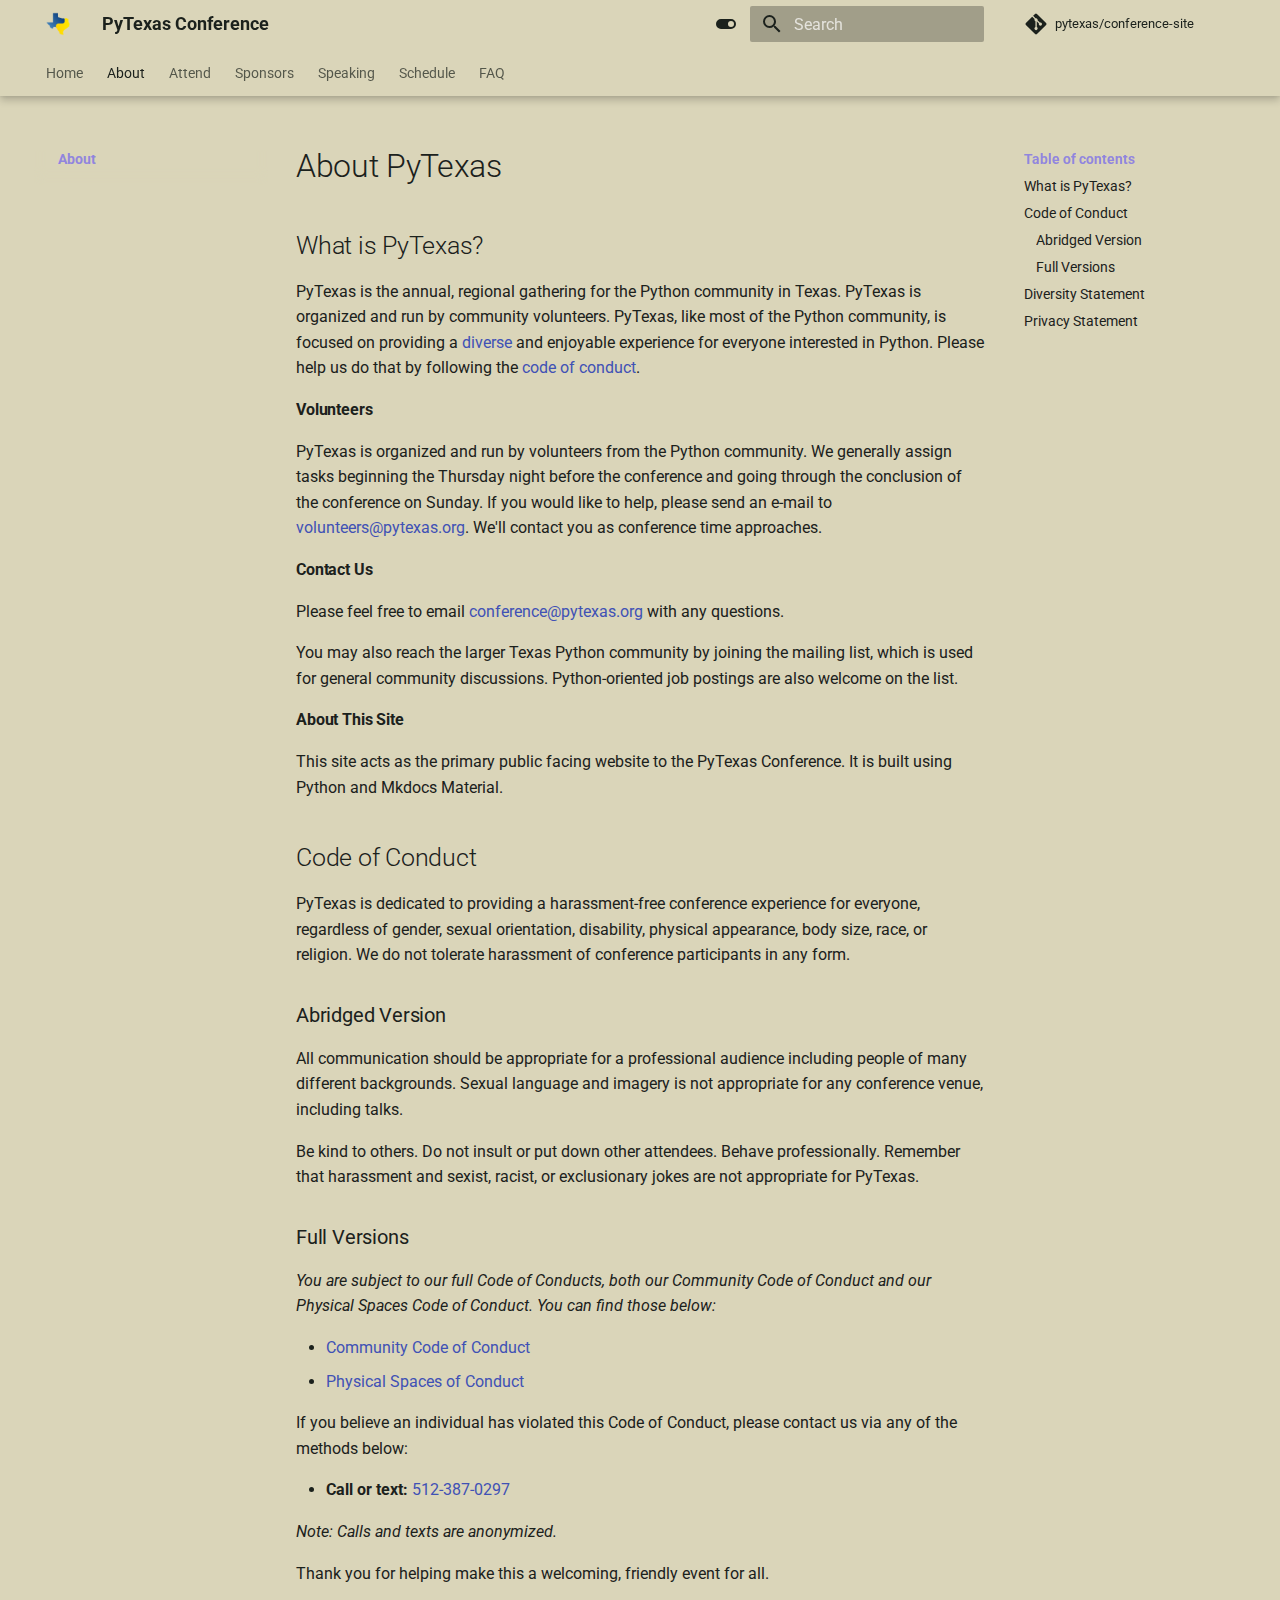
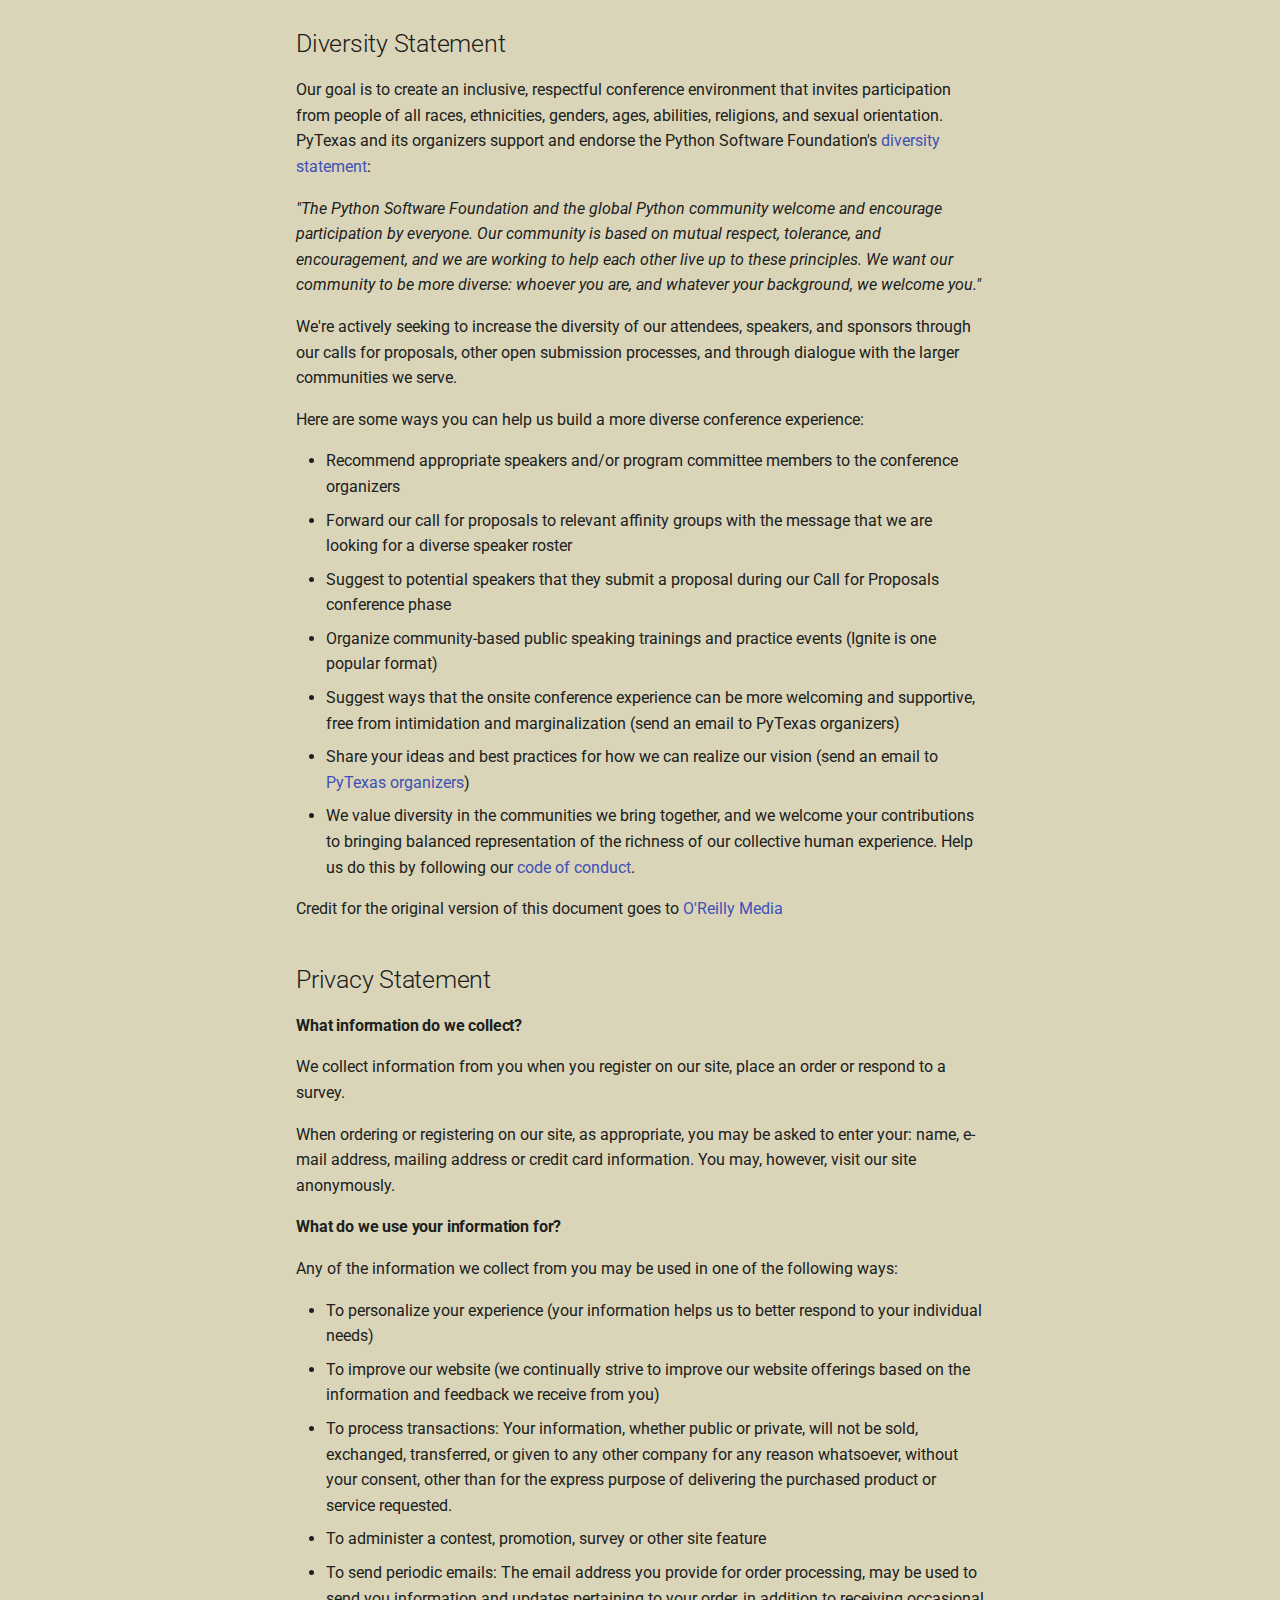
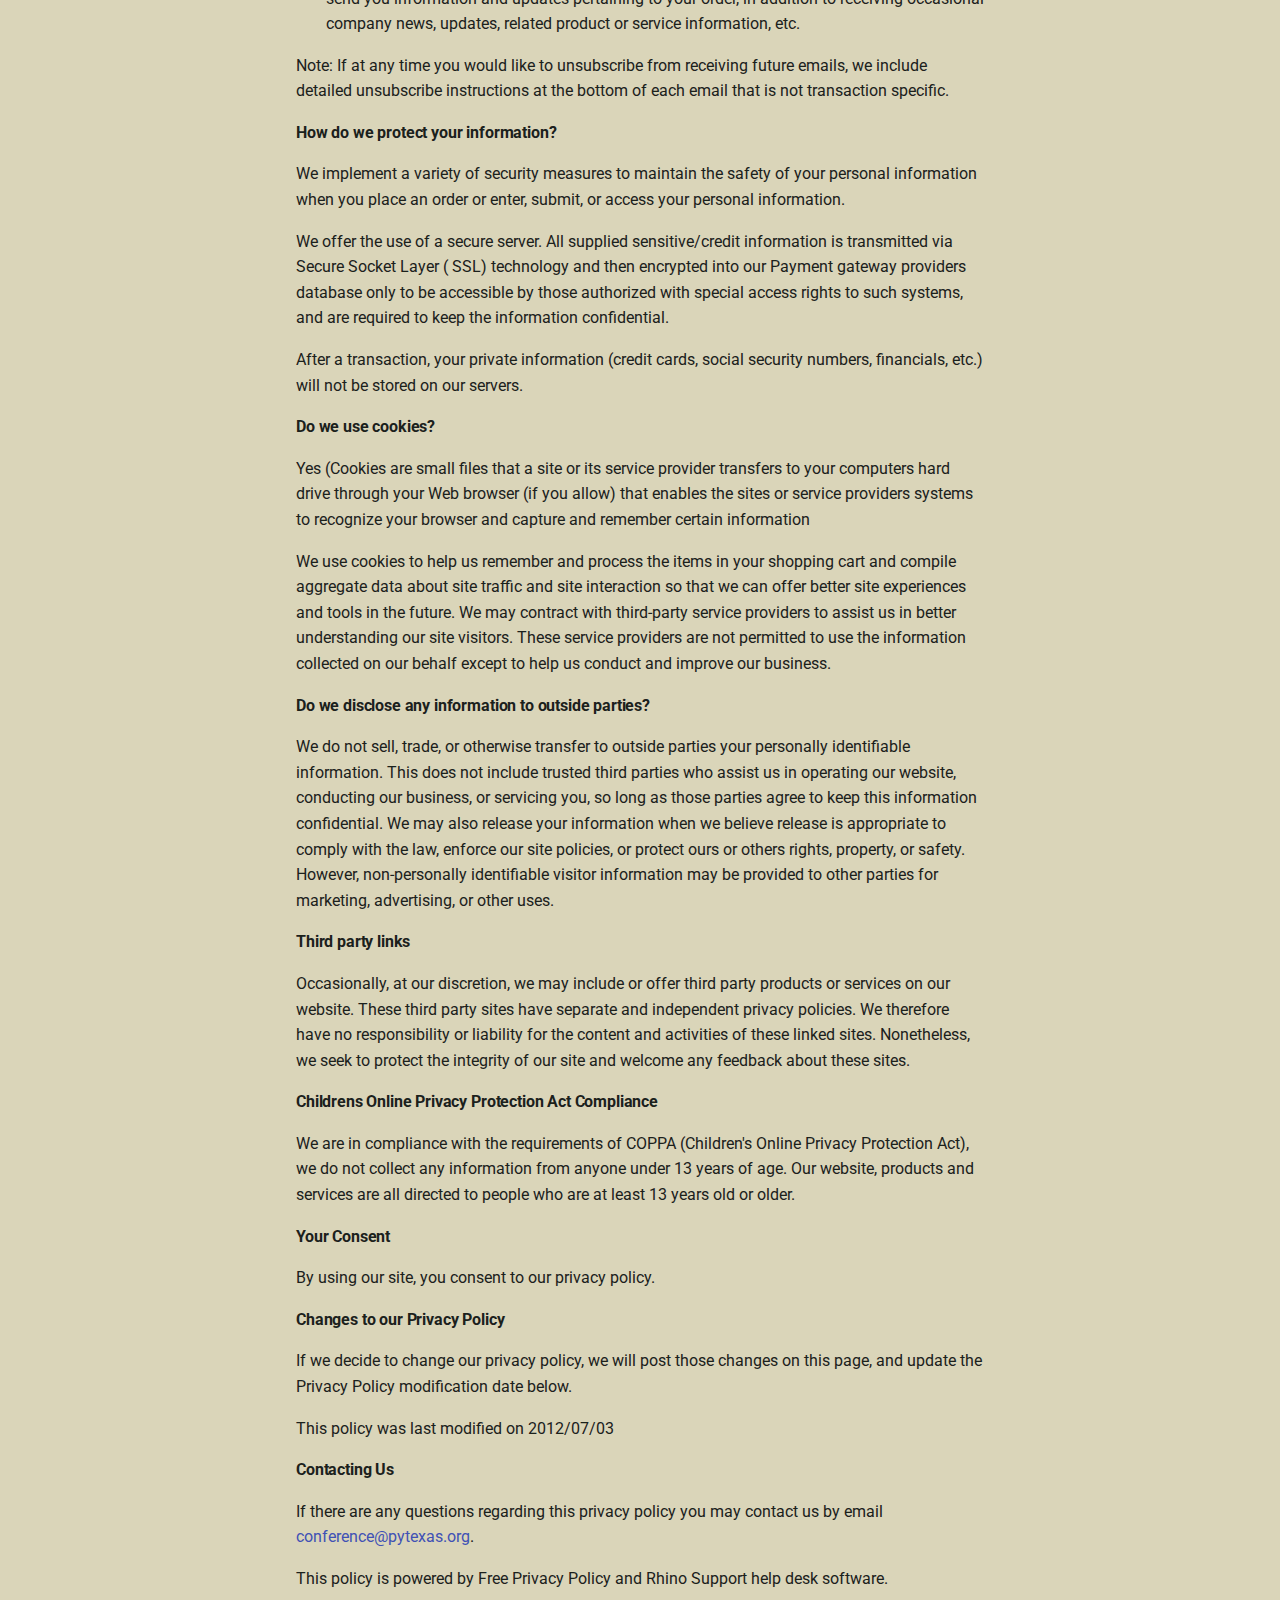
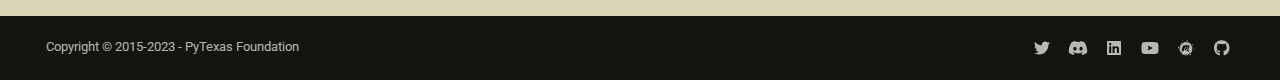
<file: about/index.html>
<!doctype html>
<html lang="en" class="no-js">
  <head>
    
      <meta charset="utf-8">
      <meta name="viewport" content="width=device-width,initial-scale=1">
      
      
        <meta name="author" content="PyTexas Foundation">
      
      
      
        <link rel="prev" href="..">
      
      
        <link rel="next" href="../attend/">
      
      
        
      
      
      <link rel="icon" href="../assets/images/favicon.png">
      <meta name="generator" content="mkdocs-1.5.3, mkdocs-material-9.5.2+insiders-4.47.1">
    
    
      
        <title>About - PyTexas Conference</title>
      
    
    
      <link rel="stylesheet" href="../assets/stylesheets/main.78d85e4f.min.css">
      
        
        <link rel="stylesheet" href="../assets/stylesheets/palette.ab4e12ef.min.css">
      
      


    
    
      
    
    
      
        
        
        <link rel="preconnect" href="https://fonts.gstatic.com" crossorigin>
        <link rel="stylesheet" href="https://fonts.googleapis.com/css?family=Roboto:300,300i,400,400i,700,700i%7CRoboto+Mono:400,400i,700,700i&display=fallback">
        <style>:root{--md-text-font:"Roboto";--md-code-font:"Roboto Mono"}</style>
      
    
    
      <link rel="stylesheet" href="../stylesheets/extra.css">
    
    <script>__md_scope=new URL("..",location),__md_hash=e=>[...e].reduce((e,_)=>(e<<5)-e+_.charCodeAt(0),0),__md_get=(e,_=localStorage,t=__md_scope)=>JSON.parse(_.getItem(t.pathname+"."+e)),__md_set=(e,_,t=localStorage,a=__md_scope)=>{try{t.setItem(a.pathname+"."+e,JSON.stringify(_))}catch(e){}}</script>
    
      

    
    
  </head>
  
  
    
    
      
    
    
    
    
    <body dir="ltr" data-md-color-scheme="pytx2024_light" data-md-color-primary="indigo" data-md-color-accent="indigo">
  
    
    <input class="md-toggle" data-md-toggle="drawer" type="checkbox" id="__drawer" autocomplete="off">
    <input class="md-toggle" data-md-toggle="search" type="checkbox" id="__search" autocomplete="off">
    <label class="md-overlay" for="__drawer"></label>
    <div data-md-component="skip">
      
        
        <a href="#about-pytexas" class="md-skip">
          Skip to content
        </a>
      
    </div>
    <div data-md-component="announce">
      
    </div>
    
    
      

  

<header class="md-header md-header--shadow md-header--lifted" data-md-component="header">
  <nav class="md-header__inner md-grid" aria-label="Header">
    <a href=".." title="PyTexas Conference" class="md-header__button md-logo" aria-label="PyTexas Conference" data-md-component="logo">
      
  <img src="../assets/images/pytexas-logo.png" alt="logo">

    </a>
    <label class="md-header__button md-icon" for="__drawer">
      
      <svg xmlns="http://www.w3.org/2000/svg" viewBox="0 0 24 24"><path d="M3 6h18v2H3V6m0 5h18v2H3v-2m0 5h18v2H3v-2Z"/></svg>
    </label>
    <div class="md-header__title" data-md-component="header-title">
      <div class="md-header__ellipsis">
        <div class="md-header__topic">
          <span class="md-ellipsis">
            PyTexas Conference
          </span>
        </div>
        <div class="md-header__topic" data-md-component="header-topic">
          <span class="md-ellipsis">
            
              About
            
          </span>
        </div>
      </div>
    </div>
    
      
        <form class="md-header__option" data-md-component="palette">
  
    
    
    
    <input class="md-option" data-md-color-media="" data-md-color-scheme="pytx2024_light" data-md-color-primary="indigo" data-md-color-accent="indigo"  aria-label="Switch to dark mode"  type="radio" name="__palette" id="__palette_0">
    
      <label class="md-header__button md-icon" title="Switch to dark mode" for="__palette_1" hidden>
        <svg xmlns="http://www.w3.org/2000/svg" viewBox="0 0 24 24"><path d="M17 7H7a5 5 0 0 0-5 5 5 5 0 0 0 5 5h10a5 5 0 0 0 5-5 5 5 0 0 0-5-5m0 8a3 3 0 0 1-3-3 3 3 0 0 1 3-3 3 3 0 0 1 3 3 3 3 0 0 1-3 3Z"/></svg>
      </label>
    
  
    
    
    
    <input class="md-option" data-md-color-media="" data-md-color-scheme="pytx2024_dark" data-md-color-primary="indigo" data-md-color-accent="indigo"  aria-label="Switch to light mode"  type="radio" name="__palette" id="__palette_1">
    
      <label class="md-header__button md-icon" title="Switch to light mode" for="__palette_0" hidden>
        <svg xmlns="http://www.w3.org/2000/svg" viewBox="0 0 24 24"><path d="M17 6H7c-3.31 0-6 2.69-6 6s2.69 6 6 6h10c3.31 0 6-2.69 6-6s-2.69-6-6-6zm0 10H7c-2.21 0-4-1.79-4-4s1.79-4 4-4h10c2.21 0 4 1.79 4 4s-1.79 4-4 4zM7 9c-1.66 0-3 1.34-3 3s1.34 3 3 3 3-1.34 3-3-1.34-3-3-3z"/></svg>
      </label>
    
  
</form>
      
    
    
      <script>var media,input,key,value,palette=__md_get("__palette");if(palette&&palette.color){"(prefers-color-scheme)"===palette.color.media&&(media=matchMedia("(prefers-color-scheme: light)"),input=document.querySelector(media.matches?"[data-md-color-media='(prefers-color-scheme: light)']":"[data-md-color-media='(prefers-color-scheme: dark)']"),palette.color.media=input.getAttribute("data-md-color-media"),palette.color.scheme=input.getAttribute("data-md-color-scheme"),palette.color.primary=input.getAttribute("data-md-color-primary"),palette.color.accent=input.getAttribute("data-md-color-accent"));for([key,value]of Object.entries(palette.color))document.body.setAttribute("data-md-color-"+key,value)}</script>
    
    
    
      <label class="md-header__button md-icon" for="__search">
        
        <svg xmlns="http://www.w3.org/2000/svg" viewBox="0 0 24 24"><path d="M9.5 3A6.5 6.5 0 0 1 16 9.5c0 1.61-.59 3.09-1.56 4.23l.27.27h.79l5 5-1.5 1.5-5-5v-.79l-.27-.27A6.516 6.516 0 0 1 9.5 16 6.5 6.5 0 0 1 3 9.5 6.5 6.5 0 0 1 9.5 3m0 2C7 5 5 7 5 9.5S7 14 9.5 14 14 12 14 9.5 12 5 9.5 5Z"/></svg>
      </label>
      <div class="md-search" data-md-component="search" role="dialog">
  <label class="md-search__overlay" for="__search"></label>
  <div class="md-search__inner" role="search">
    <form class="md-search__form" name="search">
      <input type="text" class="md-search__input" name="query" aria-label="Search" placeholder="Search" autocapitalize="off" autocorrect="off" autocomplete="off" spellcheck="false" data-md-component="search-query" required>
      <label class="md-search__icon md-icon" for="__search">
        
        <svg xmlns="http://www.w3.org/2000/svg" viewBox="0 0 24 24"><path d="M9.5 3A6.5 6.5 0 0 1 16 9.5c0 1.61-.59 3.09-1.56 4.23l.27.27h.79l5 5-1.5 1.5-5-5v-.79l-.27-.27A6.516 6.516 0 0 1 9.5 16 6.5 6.5 0 0 1 3 9.5 6.5 6.5 0 0 1 9.5 3m0 2C7 5 5 7 5 9.5S7 14 9.5 14 14 12 14 9.5 12 5 9.5 5Z"/></svg>
        
        <svg xmlns="http://www.w3.org/2000/svg" viewBox="0 0 24 24"><path d="M20 11v2H8l5.5 5.5-1.42 1.42L4.16 12l7.92-7.92L13.5 5.5 8 11h12Z"/></svg>
      </label>
      <nav class="md-search__options" aria-label="Search">
        
        <button type="reset" class="md-search__icon md-icon" title="Clear" aria-label="Clear" tabindex="-1">
          
          <svg xmlns="http://www.w3.org/2000/svg" viewBox="0 0 24 24"><path d="M19 6.41 17.59 5 12 10.59 6.41 5 5 6.41 10.59 12 5 17.59 6.41 19 12 13.41 17.59 19 19 17.59 13.41 12 19 6.41Z"/></svg>
        </button>
      </nav>
      
    </form>
    <div class="md-search__output">
      <div class="md-search__scrollwrap" data-md-scrollfix>
        <div class="md-search-result" data-md-component="search-result">
          <div class="md-search-result__meta">
            Initializing search
          </div>
          <ol class="md-search-result__list" role="presentation"></ol>
        </div>
      </div>
    </div>
  </div>
</div>
    
    
      <div class="md-header__source">
        <a href="https://github.com/pytexas/conference-site" title="Go to repository" class="md-source" data-md-component="source">
  <div class="md-source__icon md-icon">
    
    <svg xmlns="http://www.w3.org/2000/svg" viewBox="0 0 448 512"><!--! Font Awesome Free 6.5.1 by @fontawesome - https://fontawesome.com License - https://fontawesome.com/license/free (Icons: CC BY 4.0, Fonts: SIL OFL 1.1, Code: MIT License) Copyright 2023 Fonticons, Inc.--><path d="M439.55 236.05 244 40.45a28.87 28.87 0 0 0-40.81 0l-40.66 40.63 51.52 51.52c27.06-9.14 52.68 16.77 43.39 43.68l49.66 49.66c34.23-11.8 61.18 31 35.47 56.69-26.49 26.49-70.21-2.87-56-37.34L240.22 199v121.85c25.3 12.54 22.26 41.85 9.08 55a34.34 34.34 0 0 1-48.55 0c-17.57-17.6-11.07-46.91 11.25-56v-123c-20.8-8.51-24.6-30.74-18.64-45L142.57 101 8.45 235.14a28.86 28.86 0 0 0 0 40.81l195.61 195.6a28.86 28.86 0 0 0 40.8 0l194.69-194.69a28.86 28.86 0 0 0 0-40.81z"/></svg>
  </div>
  <div class="md-source__repository">
    pytexas/conference-site
  </div>
</a>
      </div>
    
  </nav>
  
    
      
<nav class="md-tabs" aria-label="Tabs" data-md-component="tabs">
  <div class="md-grid">
    <ul class="md-tabs__list">
      
        
  
  
  
    <li class="md-tabs__item">
      <a href=".." class="md-tabs__link">
        
  
    
  
  Home

      </a>
    </li>
  

      
        
  
  
    
  
  
    <li class="md-tabs__item md-tabs__item--active">
      <a href="./" class="md-tabs__link">
        
  
    
  
  About

      </a>
    </li>
  

      
        
  
  
  
    <li class="md-tabs__item">
      <a href="../attend/" class="md-tabs__link">
        
  
    
  
  Attend

      </a>
    </li>
  

      
        
  
  
  
    
    
      <li class="md-tabs__item">
        <a href="../sponsors/sponsor-us/" class="md-tabs__link">
          
  
  Sponsors

        </a>
      </li>
    
  

      
        
  
  
  
    <li class="md-tabs__item">
      <a href="../schedule/speaking/" class="md-tabs__link">
        
  
    
  
  Speaking

      </a>
    </li>
  

      
        
  
  
  
    
    
      <li class="md-tabs__item">
        <a href="../schedule/keynotes/" class="md-tabs__link">
          
  
  Schedule

        </a>
      </li>
    
  

      
        
  
  
  
    <li class="md-tabs__item">
      <a href="../faq/" class="md-tabs__link">
        
  
    
  
  FAQ

      </a>
    </li>
  

      
    </ul>
  </div>
</nav>
    
  
</header>
    
    <div class="md-container" data-md-component="container">
      
      
        
      
      <main class="md-main" data-md-component="main">
        <div class="md-main__inner md-grid">
          
            
              
              <div class="md-sidebar md-sidebar--primary" data-md-component="sidebar" data-md-type="navigation" >
                <div class="md-sidebar__scrollwrap">
                  <div class="md-sidebar__inner">
                    


  


<nav class="md-nav md-nav--primary md-nav--lifted" aria-label="Navigation" data-md-level="0">
  <label class="md-nav__title" for="__drawer">
    <a href=".." title="PyTexas Conference" class="md-nav__button md-logo" aria-label="PyTexas Conference" data-md-component="logo">
      
  <img src="../assets/images/pytexas-logo.png" alt="logo">

    </a>
    PyTexas Conference
  </label>
  
    <div class="md-nav__source">
      <a href="https://github.com/pytexas/conference-site" title="Go to repository" class="md-source" data-md-component="source">
  <div class="md-source__icon md-icon">
    
    <svg xmlns="http://www.w3.org/2000/svg" viewBox="0 0 448 512"><!--! Font Awesome Free 6.5.1 by @fontawesome - https://fontawesome.com License - https://fontawesome.com/license/free (Icons: CC BY 4.0, Fonts: SIL OFL 1.1, Code: MIT License) Copyright 2023 Fonticons, Inc.--><path d="M439.55 236.05 244 40.45a28.87 28.87 0 0 0-40.81 0l-40.66 40.63 51.52 51.52c27.06-9.14 52.68 16.77 43.39 43.68l49.66 49.66c34.23-11.8 61.18 31 35.47 56.69-26.49 26.49-70.21-2.87-56-37.34L240.22 199v121.85c25.3 12.54 22.26 41.85 9.08 55a34.34 34.34 0 0 1-48.55 0c-17.57-17.6-11.07-46.91 11.25-56v-123c-20.8-8.51-24.6-30.74-18.64-45L142.57 101 8.45 235.14a28.86 28.86 0 0 0 0 40.81l195.61 195.6a28.86 28.86 0 0 0 40.8 0l194.69-194.69a28.86 28.86 0 0 0 0-40.81z"/></svg>
  </div>
  <div class="md-source__repository">
    pytexas/conference-site
  </div>
</a>
    </div>
  
  <ul class="md-nav__list" data-md-scrollfix>
    
      
      
  
  
  
  
    <li class="md-nav__item">
      <a href=".." class="md-nav__link">
        
  
  <span class="md-ellipsis">
    
  
    Home
  

    
  </span>
  
  

      </a>
    </li>
  

    
      
      
  
  
    
  
  
  
    <li class="md-nav__item md-nav__item--active">
      
      <input class="md-nav__toggle md-toggle" type="checkbox" id="__toc">
      
      
        
      
      
        <label class="md-nav__link md-nav__link--active" for="__toc">
          
  
  <span class="md-ellipsis">
    
  
    About
  

    
  </span>
  
  

          <span class="md-nav__icon md-icon"></span>
        </label>
      
      <a href="./" class="md-nav__link md-nav__link--active">
        
  
  <span class="md-ellipsis">
    
  
    About
  

    
  </span>
  
  

      </a>
      
        

<nav class="md-nav md-nav--secondary" aria-label="Table of contents">
  
  
  
    
  
  
    <label class="md-nav__title" for="__toc">
      <span class="md-nav__icon md-icon"></span>
      Table of contents
    </label>
    <ul class="md-nav__list" data-md-component="toc" data-md-scrollfix>
      
        <li class="md-nav__item">
  <a href="#what-is-pytexas" class="md-nav__link">
    <span class="md-ellipsis">
      
        What is PyTexas?
      
    </span>
  </a>
  
</li>
      
        <li class="md-nav__item">
  <a href="#code-of-conduct" class="md-nav__link">
    <span class="md-ellipsis">
      
        Code of Conduct
      
    </span>
  </a>
  
    <nav class="md-nav" aria-label="Code of Conduct">
      <ul class="md-nav__list">
        
          <li class="md-nav__item">
  <a href="#abridged-version" class="md-nav__link">
    <span class="md-ellipsis">
      
        Abridged Version
      
    </span>
  </a>
  
</li>
        
          <li class="md-nav__item">
  <a href="#full-versions" class="md-nav__link">
    <span class="md-ellipsis">
      
        Full Versions
      
    </span>
  </a>
  
</li>
        
      </ul>
    </nav>
  
</li>
      
        <li class="md-nav__item">
  <a href="#diversity-statement" class="md-nav__link">
    <span class="md-ellipsis">
      
        Diversity Statement
      
    </span>
  </a>
  
</li>
      
        <li class="md-nav__item">
  <a href="#privacy-statement" class="md-nav__link">
    <span class="md-ellipsis">
      
        Privacy Statement
      
    </span>
  </a>
  
</li>
      
    </ul>
  
</nav>
      
    </li>
  

    
      
      
  
  
  
  
    <li class="md-nav__item">
      <a href="../attend/" class="md-nav__link">
        
  
  <span class="md-ellipsis">
    
  
    Attend
  

    
  </span>
  
  

      </a>
    </li>
  

    
      
      
  
  
  
  
    
    
    
    
    
      
      
    
    <li class="md-nav__item md-nav__item--section md-nav__item--nested">
      
        
        
        
        <input class="md-nav__toggle md-toggle " type="checkbox" id="__nav_4" >
        
          
          <label class="md-nav__link" for="__nav_4" id="__nav_4_label" tabindex="">
            
  
  <span class="md-ellipsis">
    
  
    Sponsors
  

    
  </span>
  
  

            <span class="md-nav__icon md-icon"></span>
          </label>
        
        <nav class="md-nav" data-md-level="1" aria-labelledby="__nav_4_label" aria-expanded="false">
          <label class="md-nav__title" for="__nav_4">
            <span class="md-nav__icon md-icon"></span>
            
  
    Sponsors
  

          </label>
          <ul class="md-nav__list" data-md-scrollfix>
            
              
                
  
  
  
  
    <li class="md-nav__item">
      <a href="../sponsors/sponsor-us/" class="md-nav__link">
        
  
  <span class="md-ellipsis">
    
  
    Sponsor Us
  

    
  </span>
  
  

      </a>
    </li>
  

              
            
              
                
  
  
  
  
    <li class="md-nav__item">
      <a href="../sponsors/our-sponsors/" class="md-nav__link">
        
  
  <span class="md-ellipsis">
    
  
    Our Sponsors
  

    
  </span>
  
  

      </a>
    </li>
  

              
            
          </ul>
        </nav>
      
    </li>
  

    
      
      
  
  
  
  
    <li class="md-nav__item">
      <a href="../schedule/speaking/" class="md-nav__link">
        
  
  <span class="md-ellipsis">
    
  
    Speaking
  

    
  </span>
  
  

      </a>
    </li>
  

    
      
      
  
  
  
  
    
    
    
    
    
      
      
    
    <li class="md-nav__item md-nav__item--section md-nav__item--nested">
      
        
        
        
        <input class="md-nav__toggle md-toggle " type="checkbox" id="__nav_6" >
        
          
          <label class="md-nav__link" for="__nav_6" id="__nav_6_label" tabindex="">
            
  
  <span class="md-ellipsis">
    
  
    Schedule
  

    
  </span>
  
  

            <span class="md-nav__icon md-icon"></span>
          </label>
        
        <nav class="md-nav" data-md-level="1" aria-labelledby="__nav_6_label" aria-expanded="false">
          <label class="md-nav__title" for="__nav_6">
            <span class="md-nav__icon md-icon"></span>
            
  
    Schedule
  

          </label>
          <ul class="md-nav__list" data-md-scrollfix>
            
              
                
  
  
  
  
    <li class="md-nav__item">
      <a href="../schedule/keynotes/" class="md-nav__link">
        
  
  <span class="md-ellipsis">
    
  
    Keynote Speakers
  

    
  </span>
  
  

      </a>
    </li>
  

              
            
          </ul>
        </nav>
      
    </li>
  

    
      
      
  
  
  
  
    <li class="md-nav__item">
      <a href="../faq/" class="md-nav__link">
        
  
  <span class="md-ellipsis">
    
  
    FAQ
  

    
  </span>
  
  

      </a>
    </li>
  

    
  </ul>
</nav>
                  </div>
                </div>
              </div>
            
            
              
              <div class="md-sidebar md-sidebar--secondary" data-md-component="sidebar" data-md-type="toc" >
                <div class="md-sidebar__scrollwrap">
                  <div class="md-sidebar__inner">
                    

<nav class="md-nav md-nav--secondary" aria-label="Table of contents">
  
  
  
    
  
  
    <label class="md-nav__title" for="__toc">
      <span class="md-nav__icon md-icon"></span>
      Table of contents
    </label>
    <ul class="md-nav__list" data-md-component="toc" data-md-scrollfix>
      
        <li class="md-nav__item">
  <a href="#what-is-pytexas" class="md-nav__link">
    <span class="md-ellipsis">
      
        What is PyTexas?
      
    </span>
  </a>
  
</li>
      
        <li class="md-nav__item">
  <a href="#code-of-conduct" class="md-nav__link">
    <span class="md-ellipsis">
      
        Code of Conduct
      
    </span>
  </a>
  
    <nav class="md-nav" aria-label="Code of Conduct">
      <ul class="md-nav__list">
        
          <li class="md-nav__item">
  <a href="#abridged-version" class="md-nav__link">
    <span class="md-ellipsis">
      
        Abridged Version
      
    </span>
  </a>
  
</li>
        
          <li class="md-nav__item">
  <a href="#full-versions" class="md-nav__link">
    <span class="md-ellipsis">
      
        Full Versions
      
    </span>
  </a>
  
</li>
        
      </ul>
    </nav>
  
</li>
      
        <li class="md-nav__item">
  <a href="#diversity-statement" class="md-nav__link">
    <span class="md-ellipsis">
      
        Diversity Statement
      
    </span>
  </a>
  
</li>
      
        <li class="md-nav__item">
  <a href="#privacy-statement" class="md-nav__link">
    <span class="md-ellipsis">
      
        Privacy Statement
      
    </span>
  </a>
  
</li>
      
    </ul>
  
</nav>
                  </div>
                </div>
              </div>
            
          
          
            <div class="md-content" data-md-component="content">
              
              <article class="md-content__inner md-typeset">
                
                  

  
  


<h1 id="about-pytexas">About PyTexas<a class="headerlink" href="#about-pytexas" title="Permanent link">&para;</a></h1>
<h2 id="what-is-pytexas">What is PyTexas?<a class="headerlink" href="#what-is-pytexas" title="Permanent link">&para;</a></h2>
<p>PyTexas is the annual, regional gathering for the Python community in Texas. PyTexas is organized and run by community
volunteers. PyTexas, like most of the Python community, is focused on providing a <a href="#diversity-statement">diverse</a>
and enjoyable experience for everyone interested in Python. Please help us do that by following
the <a href="#code-of-conduct">code of conduct</a>.</p>
<h4 id="volunteers">Volunteers<a class="headerlink" href="#volunteers" title="Permanent link">&para;</a></h4>
<p>PyTexas is organized and run by volunteers from the Python community. We generally assign tasks beginning the Thursday
night before the conference and going through the conclusion of the conference on Sunday. If you would like to help,
please send an e-mail to <a href="mailto:volunteers@pytexas.org">volunteers@pytexas.org</a>. We'll contact you as conference time
approaches.</p>
<h4 id="contact-us">Contact Us<a class="headerlink" href="#contact-us" title="Permanent link">&para;</a></h4>
<p>Please feel free to email <a href="mailto:conference@pytexas.org">conference@pytexas.org</a> with any questions.</p>
<p>You may also reach the larger Texas Python community by joining the mailing list, which is used for general community
discussions. Python-oriented job postings are also welcome on the list.</p>
<h4 id="about-this-site">About This Site<a class="headerlink" href="#about-this-site" title="Permanent link">&para;</a></h4>
<p>This site acts as the primary public facing website to the PyTexas Conference. It is built using Python and Mkdocs
Material.</p>
<h2 id="code-of-conduct">Code of Conduct<a class="headerlink" href="#code-of-conduct" title="Permanent link">&para;</a></h2>
<p>PyTexas is dedicated to providing a harassment-free conference experience for everyone, regardless of gender, sexual
orientation, disability, physical appearance, body size, race, or religion. We do not tolerate harassment of conference
participants in any form.</p>
<h3 id="abridged-version">Abridged Version<a class="headerlink" href="#abridged-version" title="Permanent link">&para;</a></h3>
<p>All communication should be appropriate for a professional audience including people of many different backgrounds.
Sexual language and imagery is not appropriate for any conference venue, including talks.</p>
<p>Be kind to others. Do not insult or put down other attendees. Behave professionally. Remember that harassment and
sexist, racist, or exclusionary jokes are not appropriate for PyTexas.</p>
<h3 id="full-versions">Full Versions<a class="headerlink" href="#full-versions" title="Permanent link">&para;</a></h3>
<p><em>You are subject to our full Code of Conducts, both our Community Code of Conduct and our Physical Spaces Code of
Conduct. You can find those below:</em></p>
<ul>
<li><a href="https://github.com/pytexas/code-of-conduct/blob/main/CODE_OF_CONDUCT.md">Community Code of Conduct</a></li>
<li><a href="https://github.com/pytexas/code-of-conduct/blob/main/physical-spaces-code-of-conduct.md">Physical Spaces of Conduct</a></li>
</ul>
<p>If you believe an individual has violated this Code of Conduct, please contact us via any of the methods below:</p>
<ul>
<li><strong>Call or text:</strong> <a href="tel:512-387-0297">512-387-0297</a></li>
</ul>
<p><em>Note: Calls and texts are anonymized.</em></p>
<p>Thank you for helping make this a welcoming, friendly event for all.</p>
<h2 id="diversity-statement">Diversity Statement<a class="headerlink" href="#diversity-statement" title="Permanent link">&para;</a></h2>
<p>Our goal is to create an inclusive, respectful conference environment that invites participation from people of all
races, ethnicities, genders, ages, abilities, religions, and sexual orientation. PyTexas and its organizers support and
endorse the Python Software Foundation's <a href="http://www.python.org/psf/diversity/">diversity statement</a>:</p>
<p><em>"The Python Software Foundation and the global Python community welcome and encourage participation by everyone. Our
community is based on mutual respect, tolerance, and encouragement, and we are working to help each other live up to
these principles. We want our community to be more diverse: whoever you are, and whatever your background, we welcome
you."</em></p>
<p>We're actively seeking to increase the diversity of our attendees, speakers, and sponsors through our calls for
proposals, other open submission processes, and through dialogue with the larger communities we serve.</p>
<p>Here are some ways you can help us build a more diverse conference experience:</p>
<ul>
<li>Recommend appropriate speakers and/or program committee members to the conference organizers</li>
<li>Forward our call for proposals to relevant affinity groups with the message that we are looking for a diverse speaker
  roster</li>
<li>Suggest to potential speakers that they submit a proposal during our Call for Proposals conference phase</li>
<li>Organize community-based public speaking trainings and practice events (Ignite is one popular format)</li>
<li>Suggest ways that the onsite conference experience can be more welcoming and supportive, free from intimidation and
  marginalization (send an email to PyTexas organizers)</li>
<li>Share your ideas and best practices for how we can realize our vision (send an email
  to <a href="mailto:conference@pytexas.org">PyTexas organizers</a>)</li>
<li>We value diversity in the communities we bring together, and we welcome your contributions to bringing balanced
  representation of the richness of our collective human experience. Help us do this by following
  our <a href="/about/code-of-conduct">code of conduct</a>.</li>
</ul>
<p>Credit for the original version of this document goes
to <a href="http://assets.en.oreilly.com/1/eventprovider/1/ConfDiversity.pdf">O'Reilly Media</a></p>
<h2 id="privacy-statement">Privacy Statement<a class="headerlink" href="#privacy-statement" title="Permanent link">&para;</a></h2>
<h4 id="what-information-do-we-collect">What information do we collect?<a class="headerlink" href="#what-information-do-we-collect" title="Permanent link">&para;</a></h4>
<p>We collect information from you when you register on our site, place an order or respond to a survey.</p>
<p>When ordering or registering on our site, as appropriate, you may be asked to enter your: name, e-mail address, mailing
address or credit card information. You may, however, visit our site anonymously.</p>
<h4 id="what-do-we-use-your-information-for">What do we use your information for?<a class="headerlink" href="#what-do-we-use-your-information-for" title="Permanent link">&para;</a></h4>
<p>Any of the information we collect from you may be used in one of the following
ways:</p>
<ul>
<li>To personalize your experience (your information helps us to better respond to your individual needs)</li>
<li>To improve our website (we continually strive to improve our website offerings based on the information and feedback
  we receive from you)</li>
<li>To process transactions: Your information, whether public or private, will not be sold, exchanged, transferred, or
  given to any other company for any reason whatsoever, without your consent, other than for the express purpose of
  delivering the purchased product or service requested.</li>
<li>To administer a contest, promotion, survey or other site feature</li>
<li>To send periodic emails: The email address you provide for order processing, may be used to send you information and
  updates pertaining to your order, in addition to receiving occasional company news, updates, related product or
  service information, etc.</li>
</ul>
<p>Note: If at any time you would like to unsubscribe from receiving future emails, we include detailed unsubscribe
instructions at the bottom of each email that is not transaction specific.</p>
<h4 id="how-do-we-protect-your-information">How do we protect your information?<a class="headerlink" href="#how-do-we-protect-your-information" title="Permanent link">&para;</a></h4>
<p>We implement a variety of security measures to maintain the safety of your personal information when you place an order
or enter, submit, or access your personal information.</p>
<p>We offer the use of a secure server. All supplied sensitive/credit information is transmitted via Secure Socket Layer (
SSL) technology and then encrypted into our Payment gateway providers database only to be accessible by those authorized
with special access rights to such systems, and are required to keep the information confidential.</p>
<p>After a transaction, your private information (credit cards, social security numbers, financials, etc.) will not be
stored on our servers.</p>
<h4 id="do-we-use-cookies">Do we use cookies?<a class="headerlink" href="#do-we-use-cookies" title="Permanent link">&para;</a></h4>
<p>Yes (Cookies are small files that a site or its service provider transfers to your computers hard drive through your Web
browser (if you allow) that enables the sites or service providers systems to recognize your browser and capture and
remember certain information</p>
<p>We use cookies to help us remember and process the items in your shopping cart and compile aggregate data about site
traffic and site interaction so that we can offer better site experiences and tools in the future. We may contract with
third-party service providers to assist us in better understanding our site visitors. These service providers are not
permitted to use the information collected on our behalf except to help us conduct and improve our business.</p>
<h4 id="do-we-disclose-any-information-to-outside-parties">Do we disclose any information to outside parties?<a class="headerlink" href="#do-we-disclose-any-information-to-outside-parties" title="Permanent link">&para;</a></h4>
<p>We do not sell, trade, or otherwise transfer to outside parties your personally identifiable information. This does not
include trusted third parties who assist us in operating our website, conducting our business, or servicing you, so long
as those parties agree to keep this information confidential. We may also release your information when we believe
release is appropriate to comply with the law, enforce our site policies, or protect ours or others rights, property, or
safety. However, non-personally identifiable visitor information may be provided to other parties for marketing,
advertising, or other uses.</p>
<h4 id="third-party-links">Third party links<a class="headerlink" href="#third-party-links" title="Permanent link">&para;</a></h4>
<p>Occasionally, at our discretion, we may include or offer third party products or services on our website. These third
party sites have separate and independent privacy policies. We therefore have no responsibility or liability for the
content and activities of these linked sites. Nonetheless, we seek to protect the integrity of our site and welcome any
feedback about these sites.</p>
<h4 id="childrens-online-privacy-protection-act-compliance">Childrens Online Privacy Protection Act Compliance<a class="headerlink" href="#childrens-online-privacy-protection-act-compliance" title="Permanent link">&para;</a></h4>
<p>We are in compliance with the requirements of COPPA (Children's Online Privacy Protection Act), we do not collect any
information from anyone under 13 years of age. Our website, products and services are all directed to people who are at
least 13 years old or older.</p>
<h4 id="your-consent">Your Consent<a class="headerlink" href="#your-consent" title="Permanent link">&para;</a></h4>
<p>By using our site, you consent to our privacy policy.</p>
<h4 id="changes-to-our-privacy-policy">Changes to our Privacy Policy<a class="headerlink" href="#changes-to-our-privacy-policy" title="Permanent link">&para;</a></h4>
<p>If we decide to change our privacy policy, we will post those changes on this page, and update the Privacy Policy
modification date below.</p>
<p>This policy was last modified on 2012/07/03</p>
<h4 id="contacting-us">Contacting Us<a class="headerlink" href="#contacting-us" title="Permanent link">&para;</a></h4>
<p>If there are any questions regarding this privacy policy you may contact us by
email <a href="mailto:conference@pytexas.org">conference@pytexas.org</a>.</p>
<p>This policy is powered by Free Privacy Policy and Rhino Support help desk software.</p>












                
              </article>
            </div>
          
          
<script>var target=document.getElementById(location.hash.slice(1));target&&target.name&&(target.checked=target.name.startsWith("__tabbed_"))</script>
        </div>
        
          <button type="button" class="md-top md-icon" data-md-component="top" hidden>
  
  <svg xmlns="http://www.w3.org/2000/svg" viewBox="0 0 24 24"><path d="M13 20h-2V8l-5.5 5.5-1.42-1.42L12 4.16l7.92 7.92-1.42 1.42L13 8v12Z"/></svg>
  Back to top
</button>
        
      </main>
      
        <footer class="md-footer">
  
  <div class="md-footer-meta md-typeset">
    <div class="md-footer-meta__inner md-grid">
      <div class="md-copyright">
  
    <div class="md-copyright__highlight">
      Copyright &copy; 2015-2023 - PyTexas Foundation
    </div>
  
  
</div>
      
        <div class="md-social">
  
    
    
    
    
    <a href="https://twitter.com/pytexas" target="_blank" rel="noopener" title="Twitter" class="md-social__link">
      <svg xmlns="http://www.w3.org/2000/svg" viewBox="0 0 512 512"><!--! Font Awesome Free 6.5.1 by @fontawesome - https://fontawesome.com License - https://fontawesome.com/license/free (Icons: CC BY 4.0, Fonts: SIL OFL 1.1, Code: MIT License) Copyright 2023 Fonticons, Inc.--><path d="M459.37 151.716c.325 4.548.325 9.097.325 13.645 0 138.72-105.583 298.558-298.558 298.558-59.452 0-114.68-17.219-161.137-47.106 8.447.974 16.568 1.299 25.34 1.299 49.055 0 94.213-16.568 130.274-44.832-46.132-.975-84.792-31.188-98.112-72.772 6.498.974 12.995 1.624 19.818 1.624 9.421 0 18.843-1.3 27.614-3.573-48.081-9.747-84.143-51.98-84.143-102.985v-1.299c13.969 7.797 30.214 12.67 47.431 13.319-28.264-18.843-46.781-51.005-46.781-87.391 0-19.492 5.197-37.36 14.294-52.954 51.655 63.675 129.3 105.258 216.365 109.807-1.624-7.797-2.599-15.918-2.599-24.04 0-57.828 46.782-104.934 104.934-104.934 30.213 0 57.502 12.67 76.67 33.137 23.715-4.548 46.456-13.32 66.599-25.34-7.798 24.366-24.366 44.833-46.132 57.827 21.117-2.273 41.584-8.122 60.426-16.243-14.292 20.791-32.161 39.308-52.628 54.253z"/></svg>
    </a>
  
    
    
    
    
    <a href="https://discord.gg/jNPAbcNukj" target="_blank" rel="noopener" title="Discord" class="md-social__link">
      <svg xmlns="http://www.w3.org/2000/svg" viewBox="0 0 640 512"><!--! Font Awesome Free 6.5.1 by @fontawesome - https://fontawesome.com License - https://fontawesome.com/license/free (Icons: CC BY 4.0, Fonts: SIL OFL 1.1, Code: MIT License) Copyright 2023 Fonticons, Inc.--><path d="M524.531 69.836a1.5 1.5 0 0 0-.764-.7A485.065 485.065 0 0 0 404.081 32.03a1.816 1.816 0 0 0-1.923.91 337.461 337.461 0 0 0-14.9 30.6 447.848 447.848 0 0 0-134.426 0 309.541 309.541 0 0 0-15.135-30.6 1.89 1.89 0 0 0-1.924-.91 483.689 483.689 0 0 0-119.688 37.107 1.712 1.712 0 0 0-.788.676C39.068 183.651 18.186 294.69 28.43 404.354a2.016 2.016 0 0 0 .765 1.375 487.666 487.666 0 0 0 146.825 74.189 1.9 1.9 0 0 0 2.063-.676A348.2 348.2 0 0 0 208.12 430.4a1.86 1.86 0 0 0-1.019-2.588 321.173 321.173 0 0 1-45.868-21.853 1.885 1.885 0 0 1-.185-3.126 251.047 251.047 0 0 0 9.109-7.137 1.819 1.819 0 0 1 1.9-.256c96.229 43.917 200.41 43.917 295.5 0a1.812 1.812 0 0 1 1.924.233 234.533 234.533 0 0 0 9.132 7.16 1.884 1.884 0 0 1-.162 3.126 301.407 301.407 0 0 1-45.89 21.83 1.875 1.875 0 0 0-1 2.611 391.055 391.055 0 0 0 30.014 48.815 1.864 1.864 0 0 0 2.063.7A486.048 486.048 0 0 0 610.7 405.729a1.882 1.882 0 0 0 .765-1.352c12.264-126.783-20.532-236.912-86.934-334.541ZM222.491 337.58c-28.972 0-52.844-26.587-52.844-59.239s23.409-59.241 52.844-59.241c29.665 0 53.306 26.82 52.843 59.239 0 32.654-23.41 59.241-52.843 59.241Zm195.38 0c-28.971 0-52.843-26.587-52.843-59.239s23.409-59.241 52.843-59.241c29.667 0 53.307 26.82 52.844 59.239 0 32.654-23.177 59.241-52.844 59.241Z"/></svg>
    </a>
  
    
    
    
    
      
      
    
    <a href="https://www.linkedin.com/company/pytexas-foundation" target="_blank" rel="noopener" title="www.linkedin.com" class="md-social__link">
      <svg xmlns="http://www.w3.org/2000/svg" viewBox="0 0 448 512"><!--! Font Awesome Free 6.5.1 by @fontawesome - https://fontawesome.com License - https://fontawesome.com/license/free (Icons: CC BY 4.0, Fonts: SIL OFL 1.1, Code: MIT License) Copyright 2023 Fonticons, Inc.--><path d="M416 32H31.9C14.3 32 0 46.5 0 64.3v383.4C0 465.5 14.3 480 31.9 480H416c17.6 0 32-14.5 32-32.3V64.3c0-17.8-14.4-32.3-32-32.3zM135.4 416H69V202.2h66.5V416zm-33.2-243c-21.3 0-38.5-17.3-38.5-38.5S80.9 96 102.2 96c21.2 0 38.5 17.3 38.5 38.5 0 21.3-17.2 38.5-38.5 38.5zm282.1 243h-66.4V312c0-24.8-.5-56.7-34.5-56.7-34.6 0-39.9 27-39.9 54.9V416h-66.4V202.2h63.7v29.2h.9c8.9-16.8 30.6-34.5 62.9-34.5 67.2 0 79.7 44.3 79.7 101.9V416z"/></svg>
    </a>
  
    
    
    
    
      
      
    
    <a href="https://www.youtube.com/c/pytexas" target="_blank" rel="noopener" title="www.youtube.com" class="md-social__link">
      <svg xmlns="http://www.w3.org/2000/svg" viewBox="0 0 576 512"><!--! Font Awesome Free 6.5.1 by @fontawesome - https://fontawesome.com License - https://fontawesome.com/license/free (Icons: CC BY 4.0, Fonts: SIL OFL 1.1, Code: MIT License) Copyright 2023 Fonticons, Inc.--><path d="M549.655 124.083c-6.281-23.65-24.787-42.276-48.284-48.597C458.781 64 288 64 288 64S117.22 64 74.629 75.486c-23.497 6.322-42.003 24.947-48.284 48.597-11.412 42.867-11.412 132.305-11.412 132.305s0 89.438 11.412 132.305c6.281 23.65 24.787 41.5 48.284 47.821C117.22 448 288 448 288 448s170.78 0 213.371-11.486c23.497-6.321 42.003-24.171 48.284-47.821 11.412-42.867 11.412-132.305 11.412-132.305s0-89.438-11.412-132.305zm-317.51 213.508V175.185l142.739 81.205-142.739 81.201z"/></svg>
    </a>
  
    
    
    
    
      
      
    
    <a href="https://www.meetup.com/pytexas-virtual-meetup/" target="_blank" rel="noopener" title="www.meetup.com" class="md-social__link">
      <svg xmlns="http://www.w3.org/2000/svg" viewBox="0 0 512 512"><!--! Font Awesome Free 6.5.1 by @fontawesome - https://fontawesome.com License - https://fontawesome.com/license/free (Icons: CC BY 4.0, Fonts: SIL OFL 1.1, Code: MIT License) Copyright 2023 Fonticons, Inc.--><path d="M99 414.3c1.1 5.7-2.3 11.1-8 12.3-5.4 1.1-10.9-2.3-12-8-1.1-5.4 2.3-11.1 7.7-12.3 5.4-1.2 11.1 2.3 12.3 8zm143.1 71.4c-6.3 4.6-8 13.4-3.7 20 4.6 6.6 13.4 8.3 20 3.7 6.3-4.6 8-13.4 3.4-20-4.2-6.5-13.1-8.3-19.7-3.7zm-86-462.3c6.3-1.4 10.3-7.7 8.9-14-1.1-6.6-7.4-10.6-13.7-9.1-6.3 1.4-10.3 7.7-9.1 14 1.4 6.6 7.6 10.6 13.9 9.1zM34.4 226.3c-10-6.9-23.7-4.3-30.6 6-6.9 10-4.3 24 5.7 30.9 10 7.1 23.7 4.6 30.6-5.7 6.9-10.4 4.3-24.1-5.7-31.2zm272-170.9c10.6-6.3 13.7-20 7.7-30.3-6.3-10.6-19.7-14-30-7.7s-13.7 20-7.4 30.6c6 10.3 19.4 13.7 29.7 7.4zm-191.1 58c7.7-5.4 9.4-16 4.3-23.7s-15.7-9.4-23.1-4.3c-7.7 5.4-9.4 16-4.3 23.7 5.1 7.8 15.6 9.5 23.1 4.3zm372.3 156c-7.4 1.7-12.3 9.1-10.6 16.9 1.4 7.4 8.9 12.3 16.3 10.6 7.4-1.4 12.3-8.9 10.6-16.6-1.5-7.4-8.9-12.3-16.3-10.9zm39.7-56.8c-1.1-5.7-6.6-9.1-12-8-5.7 1.1-9.1 6.9-8 12.6 1.1 5.4 6.6 9.1 12.3 8 5.4-1.5 9.1-6.9 7.7-12.6zM447 138.9c-8.6 6-10.6 17.7-4.9 26.3 5.7 8.6 17.4 10.6 26 4.9 8.3-6 10.3-17.7 4.6-26.3-5.7-8.7-17.4-10.9-25.7-4.9zm-6.3 139.4c26.3 43.1 15.1 100-26.3 129.1-17.4 12.3-37.1 17.7-56.9 17.1-12 47.1-69.4 64.6-105.1 32.6-1.1.9-2.6 1.7-3.7 2.9-39.1 27.1-92.3 17.4-119.4-22.3-9.7-14.3-14.6-30.6-15.1-46.9-65.4-10.9-90-94-41.1-139.7-28.3-46.9.6-107.4 53.4-114.9C151.6 70 234.1 38.6 290.1 82c67.4-22.3 136.3 29.4 130.9 101.1 41.1 12.6 52.8 66.9 19.7 95.2zm-70 74.3c-3.1-20.6-40.9-4.6-43.1-27.1-3.1-32 43.7-101.1 40-128-3.4-24-19.4-29.1-33.4-29.4-13.4-.3-16.9 2-21.4 4.6-2.9 1.7-6.6 4.9-11.7-.3-6.3-6-11.1-11.7-19.4-12.9-12.3-2-17.7 2-26.6 9.7-3.4 2.9-12 12.9-20 9.1-3.4-1.7-15.4-7.7-24-11.4-16.3-7.1-40 4.6-48.6 20-12.9 22.9-38 113.1-41.7 125.1-8.6 26.6 10.9 48.6 36.9 47.1 11.1-.6 18.3-4.6 25.4-17.4 4-7.4 41.7-107.7 44.6-112.6 2-3.4 8.9-8 14.6-5.1 5.7 3.1 6.9 9.4 6 15.1-1.1 9.7-28 70.9-28.9 77.7-3.4 22.9 26.9 26.6 38.6 4 3.7-7.1 45.7-92.6 49.4-98.3 4.3-6.3 7.4-8.3 11.7-8 3.1 0 8.3.9 7.1 10.9-1.4 9.4-35.1 72.3-38.9 87.7-4.6 20.6 6.6 41.4 24.9 50.6 11.4 5.7 62.5 15.7 58.5-11.1zm5.7 92.3c-10.3 7.4-12.9 22-5.7 32.6 7.1 10.6 21.4 13.1 32 6 10.6-7.4 13.1-22 6-32.6-7.4-10.6-21.7-13.5-32.3-6z"/></svg>
    </a>
  
    
    
    
    
      
      
    
    <a href="https://github.com/pytexas" target="_blank" rel="noopener" title="github.com" class="md-social__link">
      <svg xmlns="http://www.w3.org/2000/svg" viewBox="0 0 496 512"><!--! Font Awesome Free 6.5.1 by @fontawesome - https://fontawesome.com License - https://fontawesome.com/license/free (Icons: CC BY 4.0, Fonts: SIL OFL 1.1, Code: MIT License) Copyright 2023 Fonticons, Inc.--><path d="M165.9 397.4c0 2-2.3 3.6-5.2 3.6-3.3.3-5.6-1.3-5.6-3.6 0-2 2.3-3.6 5.2-3.6 3-.3 5.6 1.3 5.6 3.6zm-31.1-4.5c-.7 2 1.3 4.3 4.3 4.9 2.6 1 5.6 0 6.2-2s-1.3-4.3-4.3-5.2c-2.6-.7-5.5.3-6.2 2.3zm44.2-1.7c-2.9.7-4.9 2.6-4.6 4.9.3 2 2.9 3.3 5.9 2.6 2.9-.7 4.9-2.6 4.6-4.6-.3-1.9-3-3.2-5.9-2.9zM244.8 8C106.1 8 0 113.3 0 252c0 110.9 69.8 205.8 169.5 239.2 12.8 2.3 17.3-5.6 17.3-12.1 0-6.2-.3-40.4-.3-61.4 0 0-70 15-84.7-29.8 0 0-11.4-29.1-27.8-36.6 0 0-22.9-15.7 1.6-15.4 0 0 24.9 2 38.6 25.8 21.9 38.6 58.6 27.5 72.9 20.9 2.3-16 8.8-27.1 16-33.7-55.9-6.2-112.3-14.3-112.3-110.5 0-27.5 7.6-41.3 23.6-58.9-2.6-6.5-11.1-33.3 2.6-67.9 20.9-6.5 69 27 69 27 20-5.6 41.5-8.5 62.8-8.5s42.8 2.9 62.8 8.5c0 0 48.1-33.6 69-27 13.7 34.7 5.2 61.4 2.6 67.9 16 17.7 25.8 31.5 25.8 58.9 0 96.5-58.9 104.2-114.8 110.5 9.2 7.9 17 22.9 17 46.4 0 33.7-.3 75.4-.3 83.6 0 6.5 4.6 14.4 17.3 12.1C428.2 457.8 496 362.9 496 252 496 113.3 383.5 8 244.8 8zM97.2 352.9c-1.3 1-1 3.3.7 5.2 1.6 1.6 3.9 2.3 5.2 1 1.3-1 1-3.3-.7-5.2-1.6-1.6-3.9-2.3-5.2-1zm-10.8-8.1c-.7 1.3.3 2.9 2.3 3.9 1.6 1 3.6.7 4.3-.7.7-1.3-.3-2.9-2.3-3.9-2-.6-3.6-.3-4.3.7zm32.4 35.6c-1.6 1.3-1 4.3 1.3 6.2 2.3 2.3 5.2 2.6 6.5 1 1.3-1.3.7-4.3-1.3-6.2-2.2-2.3-5.2-2.6-6.5-1zm-11.4-14.7c-1.6 1-1.6 3.6 0 5.9 1.6 2.3 4.3 3.3 5.6 2.3 1.6-1.3 1.6-3.9 0-6.2-1.4-2.3-4-3.3-5.6-2z"/></svg>
    </a>
  
</div>
      
    </div>
  </div>
</footer>
      
    </div>
    <div class="md-dialog" data-md-component="dialog">
      <div class="md-dialog__inner md-typeset"></div>
    </div>
    
    
    <script id="__config" type="application/json">{"base": "..", "features": ["announce.dismiss", "navigation.tabs", "navigation.tabs.sticky", "navigation.top", "navigation.tracking", "toc.follow"], "search": "../assets/javascripts/workers/search.1e90e0fb.min.js", "translations": {"clipboard.copied": "Copied to clipboard", "clipboard.copy": "Copy to clipboard", "search.result.more.one": "1 more on this page", "search.result.more.other": "# more on this page", "search.result.none": "No matching documents", "search.result.one": "1 matching document", "search.result.other": "# matching documents", "search.result.placeholder": "Type to start searching", "search.result.term.missing": "Missing", "select.version": "Select version"}}</script>
    
    
      <script src="../assets/javascripts/bundle.8e8db93a.min.js"></script>
      
    
  </body>
</html>
</file>
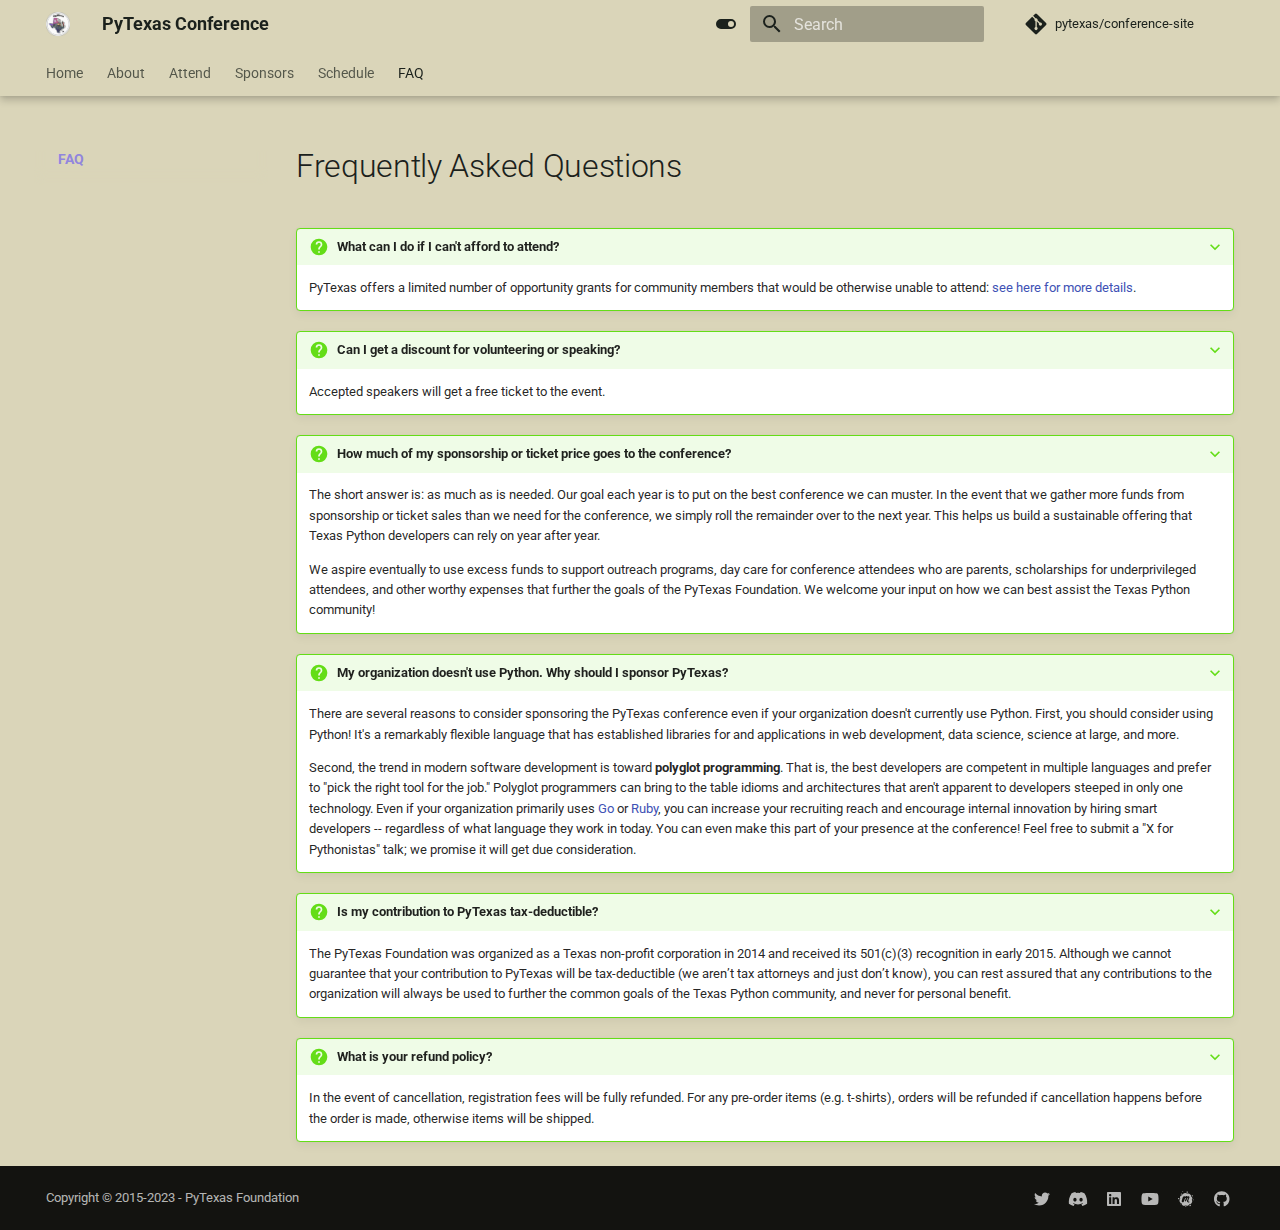
<file: faq/index.html>
<!doctype html>
<html lang="en" class="no-js">
  <head>
    
      <meta charset="utf-8">
      <meta name="viewport" content="width=device-width,initial-scale=1">
      
        <meta name="description" content="Common questions we get asked about the conference.">
      
      
        <meta name="author" content="PyTexas Foundation">
      
      
        <link rel="canonical" href="https://pytexas.org/2024/faq/">
      
      
        <link rel="prev" href="../schedule/talks/">
      
      
      
      <link rel="icon" href="../assets/images/favicon.png">
      <meta name="generator" content="mkdocs-1.5.3, mkdocs-material-9.5.11">
    
    
      
        <title>FAQ - PyTexas Conference</title>
      
    
    
      <link rel="stylesheet" href="../assets/stylesheets/main.7e359304.min.css">
      
        
        <link rel="stylesheet" href="../assets/stylesheets/palette.06af60db.min.css">
      
      


    
    
      
    
    
      
        
        
        <link rel="preconnect" href="https://fonts.gstatic.com" crossorigin>
        <link rel="stylesheet" href="https://fonts.googleapis.com/css?family=Roboto:300,300i,400,400i,700,700i%7CRoboto+Mono:400,400i,700,700i&display=fallback">
        <style>:root{--md-text-font:"Roboto";--md-code-font:"Roboto Mono"}</style>
      
    
    
      <link rel="stylesheet" href="../stylesheets/extra.css">
    
    <script>__md_scope=new URL("..",location),__md_hash=e=>[...e].reduce((e,_)=>(e<<5)-e+_.charCodeAt(0),0),__md_get=(e,_=localStorage,t=__md_scope)=>JSON.parse(_.getItem(t.pathname+"."+e)),__md_set=(e,_,t=localStorage,a=__md_scope)=>{try{t.setItem(a.pathname+"."+e,JSON.stringify(_))}catch(e){}}</script>
    
      

    
    
      
        <meta  property="og:type"  content="website" >
      
        <meta  property="og:title"  content="FAQ - PyTexas Conference" >
      
        <meta  property="og:description"  content="Common questions we get asked about the conference." >
      
        <meta  property="og:image"  content="https://pytexas.org/2024/assets/images/social/faq.png" >
      
        <meta  property="og:image:type"  content="image/png" >
      
        <meta  property="og:image:width"  content="1200" >
      
        <meta  property="og:image:height"  content="630" >
      
        <meta  property="og:url"  content="https://pytexas.org/2024/faq/" >
      
        <meta  name="twitter:card"  content="summary_large_image" >
      
        <meta  name="twitter:title"  content="FAQ - PyTexas Conference" >
      
        <meta  name="twitter:description"  content="Common questions we get asked about the conference." >
      
        <meta  name="twitter:image"  content="https://pytexas.org/2024/assets/images/social/faq.png" >
      
    
    
  </head>
  
  
    
    
      
    
    
    
    
    <body dir="ltr" data-md-color-scheme="pytx2024_light" data-md-color-primary="indigo" data-md-color-accent="indigo">
  
    
    <input class="md-toggle" data-md-toggle="drawer" type="checkbox" id="__drawer" autocomplete="off">
    <input class="md-toggle" data-md-toggle="search" type="checkbox" id="__search" autocomplete="off">
    <label class="md-overlay" for="__drawer"></label>
    <div data-md-component="skip">
      
        
        <a href="#frequently-asked-questions" class="md-skip">
          Skip to content
        </a>
      
    </div>
    <div data-md-component="announce">
      
    </div>
    
    
      

  

<header class="md-header md-header--shadow md-header--lifted" data-md-component="header">
  <nav class="md-header__inner md-grid" aria-label="Header">
    <a href=".." title="PyTexas Conference" class="md-header__button md-logo" aria-label="PyTexas Conference" data-md-component="logo">
      
  <img src="../assets/images/2024-logo.png" alt="logo">

    </a>
    <label class="md-header__button md-icon" for="__drawer">
      
      <svg xmlns="http://www.w3.org/2000/svg" viewBox="0 0 24 24"><path d="M3 6h18v2H3V6m0 5h18v2H3v-2m0 5h18v2H3v-2Z"/></svg>
    </label>
    <div class="md-header__title" data-md-component="header-title">
      <div class="md-header__ellipsis">
        <div class="md-header__topic">
          <span class="md-ellipsis">
            PyTexas Conference
          </span>
        </div>
        <div class="md-header__topic" data-md-component="header-topic">
          <span class="md-ellipsis">
            
              FAQ
            
          </span>
        </div>
      </div>
    </div>
    
      
        <form class="md-header__option" data-md-component="palette">
  
    
    
    
    <input class="md-option" data-md-color-media="" data-md-color-scheme="pytx2024_light" data-md-color-primary="indigo" data-md-color-accent="indigo"  aria-label="Switch to dark mode"  type="radio" name="__palette" id="__palette_0">
    
      <label class="md-header__button md-icon" title="Switch to dark mode" for="__palette_1" hidden>
        <svg xmlns="http://www.w3.org/2000/svg" viewBox="0 0 24 24"><path d="M17 7H7a5 5 0 0 0-5 5 5 5 0 0 0 5 5h10a5 5 0 0 0 5-5 5 5 0 0 0-5-5m0 8a3 3 0 0 1-3-3 3 3 0 0 1 3-3 3 3 0 0 1 3 3 3 3 0 0 1-3 3Z"/></svg>
      </label>
    
  
    
    
    
    <input class="md-option" data-md-color-media="" data-md-color-scheme="pytx2024_dark" data-md-color-primary="indigo" data-md-color-accent="indigo"  aria-label="Switch to light mode"  type="radio" name="__palette" id="__palette_1">
    
      <label class="md-header__button md-icon" title="Switch to light mode" for="__palette_0" hidden>
        <svg xmlns="http://www.w3.org/2000/svg" viewBox="0 0 24 24"><path d="M17 6H7c-3.31 0-6 2.69-6 6s2.69 6 6 6h10c3.31 0 6-2.69 6-6s-2.69-6-6-6zm0 10H7c-2.21 0-4-1.79-4-4s1.79-4 4-4h10c2.21 0 4 1.79 4 4s-1.79 4-4 4zM7 9c-1.66 0-3 1.34-3 3s1.34 3 3 3 3-1.34 3-3-1.34-3-3-3z"/></svg>
      </label>
    
  
</form>
      
    
    
      <script>var media,input,key,value,palette=__md_get("__palette");if(palette&&palette.color){"(prefers-color-scheme)"===palette.color.media&&(media=matchMedia("(prefers-color-scheme: light)"),input=document.querySelector(media.matches?"[data-md-color-media='(prefers-color-scheme: light)']":"[data-md-color-media='(prefers-color-scheme: dark)']"),palette.color.media=input.getAttribute("data-md-color-media"),palette.color.scheme=input.getAttribute("data-md-color-scheme"),palette.color.primary=input.getAttribute("data-md-color-primary"),palette.color.accent=input.getAttribute("data-md-color-accent"));for([key,value]of Object.entries(palette.color))document.body.setAttribute("data-md-color-"+key,value)}</script>
    
    
    
      <label class="md-header__button md-icon" for="__search">
        
        <svg xmlns="http://www.w3.org/2000/svg" viewBox="0 0 24 24"><path d="M9.5 3A6.5 6.5 0 0 1 16 9.5c0 1.61-.59 3.09-1.56 4.23l.27.27h.79l5 5-1.5 1.5-5-5v-.79l-.27-.27A6.516 6.516 0 0 1 9.5 16 6.5 6.5 0 0 1 3 9.5 6.5 6.5 0 0 1 9.5 3m0 2C7 5 5 7 5 9.5S7 14 9.5 14 14 12 14 9.5 12 5 9.5 5Z"/></svg>
      </label>
      <div class="md-search" data-md-component="search" role="dialog">
  <label class="md-search__overlay" for="__search"></label>
  <div class="md-search__inner" role="search">
    <form class="md-search__form" name="search">
      <input type="text" class="md-search__input" name="query" aria-label="Search" placeholder="Search" autocapitalize="off" autocorrect="off" autocomplete="off" spellcheck="false" data-md-component="search-query" required>
      <label class="md-search__icon md-icon" for="__search">
        
        <svg xmlns="http://www.w3.org/2000/svg" viewBox="0 0 24 24"><path d="M9.5 3A6.5 6.5 0 0 1 16 9.5c0 1.61-.59 3.09-1.56 4.23l.27.27h.79l5 5-1.5 1.5-5-5v-.79l-.27-.27A6.516 6.516 0 0 1 9.5 16 6.5 6.5 0 0 1 3 9.5 6.5 6.5 0 0 1 9.5 3m0 2C7 5 5 7 5 9.5S7 14 9.5 14 14 12 14 9.5 12 5 9.5 5Z"/></svg>
        
        <svg xmlns="http://www.w3.org/2000/svg" viewBox="0 0 24 24"><path d="M20 11v2H8l5.5 5.5-1.42 1.42L4.16 12l7.92-7.92L13.5 5.5 8 11h12Z"/></svg>
      </label>
      <nav class="md-search__options" aria-label="Search">
        
        <button type="reset" class="md-search__icon md-icon" title="Clear" aria-label="Clear" tabindex="-1">
          
          <svg xmlns="http://www.w3.org/2000/svg" viewBox="0 0 24 24"><path d="M19 6.41 17.59 5 12 10.59 6.41 5 5 6.41 10.59 12 5 17.59 6.41 19 12 13.41 17.59 19 19 17.59 13.41 12 19 6.41Z"/></svg>
        </button>
      </nav>
      
    </form>
    <div class="md-search__output">
      <div class="md-search__scrollwrap" data-md-scrollfix>
        <div class="md-search-result" data-md-component="search-result">
          <div class="md-search-result__meta">
            Initializing search
          </div>
          <ol class="md-search-result__list" role="presentation"></ol>
        </div>
      </div>
    </div>
  </div>
</div>
    
    
      <div class="md-header__source">
        <a href="https://github.com/pytexas/conference-site" title="Go to repository" class="md-source" data-md-component="source">
  <div class="md-source__icon md-icon">
    
    <svg xmlns="http://www.w3.org/2000/svg" viewBox="0 0 448 512"><!--! Font Awesome Free 6.5.1 by @fontawesome - https://fontawesome.com License - https://fontawesome.com/license/free (Icons: CC BY 4.0, Fonts: SIL OFL 1.1, Code: MIT License) Copyright 2023 Fonticons, Inc.--><path d="M439.55 236.05 244 40.45a28.87 28.87 0 0 0-40.81 0l-40.66 40.63 51.52 51.52c27.06-9.14 52.68 16.77 43.39 43.68l49.66 49.66c34.23-11.8 61.18 31 35.47 56.69-26.49 26.49-70.21-2.87-56-37.34L240.22 199v121.85c25.3 12.54 22.26 41.85 9.08 55a34.34 34.34 0 0 1-48.55 0c-17.57-17.6-11.07-46.91 11.25-56v-123c-20.8-8.51-24.6-30.74-18.64-45L142.57 101 8.45 235.14a28.86 28.86 0 0 0 0 40.81l195.61 195.6a28.86 28.86 0 0 0 40.8 0l194.69-194.69a28.86 28.86 0 0 0 0-40.81z"/></svg>
  </div>
  <div class="md-source__repository">
    pytexas/conference-site
  </div>
</a>
      </div>
    
  </nav>
  
    
      
<nav class="md-tabs" aria-label="Tabs" data-md-component="tabs">
  <div class="md-grid">
    <ul class="md-tabs__list">
      
        
  
  
  
    <li class="md-tabs__item">
      <a href=".." class="md-tabs__link">
        
  
    
  
  Home

      </a>
    </li>
  

      
        
  
  
  
    <li class="md-tabs__item">
      <a href="../about/" class="md-tabs__link">
        
  
    
  
  About

      </a>
    </li>
  

      
        
  
  
  
    <li class="md-tabs__item">
      <a href="../attend/" class="md-tabs__link">
        
  
    
  
  Attend

      </a>
    </li>
  

      
        
  
  
  
    
    
      <li class="md-tabs__item">
        <a href="../sponsors/our-sponsors/" class="md-tabs__link">
          
  
  Sponsors

        </a>
      </li>
    
  

      
        
  
  
  
    
    
      <li class="md-tabs__item">
        <a href="../schedule/full_schedule/" class="md-tabs__link">
          
  
  Schedule

        </a>
      </li>
    
  

      
        
  
  
    
  
  
    <li class="md-tabs__item md-tabs__item--active">
      <a href="./" class="md-tabs__link">
        
  
    
  
  FAQ

      </a>
    </li>
  

      
    </ul>
  </div>
</nav>
    
  
</header>
    
    <div class="md-container" data-md-component="container">
      
      
        
      
      <main class="md-main" data-md-component="main">
        <div class="md-main__inner md-grid">
          
            
              
              <div class="md-sidebar md-sidebar--primary" data-md-component="sidebar" data-md-type="navigation" >
                <div class="md-sidebar__scrollwrap">
                  <div class="md-sidebar__inner">
                    


  


  

<nav class="md-nav md-nav--primary md-nav--lifted md-nav--integrated" aria-label="Navigation" data-md-level="0">
  <label class="md-nav__title" for="__drawer">
    <a href=".." title="PyTexas Conference" class="md-nav__button md-logo" aria-label="PyTexas Conference" data-md-component="logo">
      
  <img src="../assets/images/2024-logo.png" alt="logo">

    </a>
    PyTexas Conference
  </label>
  
    <div class="md-nav__source">
      <a href="https://github.com/pytexas/conference-site" title="Go to repository" class="md-source" data-md-component="source">
  <div class="md-source__icon md-icon">
    
    <svg xmlns="http://www.w3.org/2000/svg" viewBox="0 0 448 512"><!--! Font Awesome Free 6.5.1 by @fontawesome - https://fontawesome.com License - https://fontawesome.com/license/free (Icons: CC BY 4.0, Fonts: SIL OFL 1.1, Code: MIT License) Copyright 2023 Fonticons, Inc.--><path d="M439.55 236.05 244 40.45a28.87 28.87 0 0 0-40.81 0l-40.66 40.63 51.52 51.52c27.06-9.14 52.68 16.77 43.39 43.68l49.66 49.66c34.23-11.8 61.18 31 35.47 56.69-26.49 26.49-70.21-2.87-56-37.34L240.22 199v121.85c25.3 12.54 22.26 41.85 9.08 55a34.34 34.34 0 0 1-48.55 0c-17.57-17.6-11.07-46.91 11.25-56v-123c-20.8-8.51-24.6-30.74-18.64-45L142.57 101 8.45 235.14a28.86 28.86 0 0 0 0 40.81l195.61 195.6a28.86 28.86 0 0 0 40.8 0l194.69-194.69a28.86 28.86 0 0 0 0-40.81z"/></svg>
  </div>
  <div class="md-source__repository">
    pytexas/conference-site
  </div>
</a>
    </div>
  
  <ul class="md-nav__list" data-md-scrollfix>
    
      
      
  
  
  
  
    <li class="md-nav__item">
      <a href=".." class="md-nav__link">
        
  
  <span class="md-ellipsis">
    Home
  </span>
  

      </a>
    </li>
  

    
      
      
  
  
  
  
    <li class="md-nav__item">
      <a href="../about/" class="md-nav__link">
        
  
  <span class="md-ellipsis">
    About
  </span>
  

      </a>
    </li>
  

    
      
      
  
  
  
  
    <li class="md-nav__item">
      <a href="../attend/" class="md-nav__link">
        
  
  <span class="md-ellipsis">
    Attend
  </span>
  

      </a>
    </li>
  

    
      
      
  
  
  
  
    
    
    
      
      
    
    
    <li class="md-nav__item md-nav__item--nested">
      
        
        
        <input class="md-nav__toggle md-toggle " type="checkbox" id="__nav_4" >
        
          
          <label class="md-nav__link" for="__nav_4" id="__nav_4_label" tabindex="0">
            
  
  <span class="md-ellipsis">
    Sponsors
  </span>
  

            <span class="md-nav__icon md-icon"></span>
          </label>
        
        <nav class="md-nav" data-md-level="1" aria-labelledby="__nav_4_label" aria-expanded="false">
          <label class="md-nav__title" for="__nav_4">
            <span class="md-nav__icon md-icon"></span>
            Sponsors
          </label>
          <ul class="md-nav__list" data-md-scrollfix>
            
              
                
  
  
  
  
    <li class="md-nav__item">
      <a href="../sponsors/our-sponsors/" class="md-nav__link">
        
  
  <span class="md-ellipsis">
    Our Sponsors
  </span>
  

      </a>
    </li>
  

              
            
              
                
  
  
  
  
    <li class="md-nav__item">
      <a href="../sponsors/sponsor-us/" class="md-nav__link">
        
  
  <span class="md-ellipsis">
    Sponsor Us
  </span>
  

      </a>
    </li>
  

              
            
          </ul>
        </nav>
      
    </li>
  

    
      
      
  
  
  
  
    
    
    
      
      
    
    
    <li class="md-nav__item md-nav__item--nested">
      
        
        
        <input class="md-nav__toggle md-toggle " type="checkbox" id="__nav_5" >
        
          
          <label class="md-nav__link" for="__nav_5" id="__nav_5_label" tabindex="0">
            
  
  <span class="md-ellipsis">
    Schedule
  </span>
  

            <span class="md-nav__icon md-icon"></span>
          </label>
        
        <nav class="md-nav" data-md-level="1" aria-labelledby="__nav_5_label" aria-expanded="false">
          <label class="md-nav__title" for="__nav_5">
            <span class="md-nav__icon md-icon"></span>
            Schedule
          </label>
          <ul class="md-nav__list" data-md-scrollfix>
            
              
                
  
  
  
  
    <li class="md-nav__item">
      <a href="../schedule/full_schedule/" class="md-nav__link">
        
  
  <span class="md-ellipsis">
    Talk Schedule
  </span>
  

      </a>
    </li>
  

              
            
              
                
  
  
  
  
    <li class="md-nav__item">
      <a href="../schedule/keynotes/" class="md-nav__link">
        
  
  <span class="md-ellipsis">
    Keynote Speakers
  </span>
  

      </a>
    </li>
  

              
            
              
                
  
  
  
  
    <li class="md-nav__item">
      <a href="../schedule/tutorials/" class="md-nav__link">
        
  
  <span class="md-ellipsis">
    Tutorials
  </span>
  

      </a>
    </li>
  

              
            
              
                
  
  
  
  
    <li class="md-nav__item">
      <a href="../schedule/talks/" class="md-nav__link">
        
  
  <span class="md-ellipsis">
    Talks
  </span>
  

      </a>
    </li>
  

              
            
          </ul>
        </nav>
      
    </li>
  

    
      
      
  
  
    
  
  
  
    <li class="md-nav__item md-nav__item--active">
      
      <input class="md-nav__toggle md-toggle" type="checkbox" id="__toc">
      
      
        
      
      
      <a href="./" class="md-nav__link md-nav__link--active">
        
  
  <span class="md-ellipsis">
    FAQ
  </span>
  

      </a>
      
    </li>
  

    
  </ul>
</nav>
                  </div>
                </div>
              </div>
            
            
          
          
            <div class="md-content" data-md-component="content">
              <article class="md-content__inner md-typeset">
                
                  

  
  


<h1 id="frequently-asked-questions">Frequently Asked Questions<a class="headerlink" href="#frequently-asked-questions" title="Permanent link">&para;</a></h1>
<details class="question" open="open">
<summary>What can I do if I can't afford to attend?</summary>
<p>PyTexas offers a limited number of opportunity grants for community members that would be otherwise unable to
attend: <a href="about#grants">see here for more details</a>.</p>
</details>
<details class="question" open="open">
<summary>Can I get a discount for volunteering or speaking?</summary>
<p>Accepted speakers will get a free ticket to the event. </p>
</details>
<details class="question" open="open">
<summary>How much of my sponsorship or ticket price goes to the conference?</summary>
<p>The short answer is: as much as is needed. Our goal each year is to put on the best conference we can muster. In the
event that we gather more funds from sponsorship or ticket sales than we need for the conference, we simply roll the
remainder over to the next year. This helps us build a sustainable offering that Texas Python developers can rely on
year after year.</p>
<p>We aspire eventually to use excess funds to support outreach programs, day care for conference
attendees who are parents, scholarships for underprivileged attendees, and other worthy expenses
that further the goals of the PyTexas Foundation. We welcome your input on how we can best
assist the Texas Python community!</p>
</details>
<details class="question" open="open">
<summary>My organization doesn't use Python. Why should I sponsor PyTexas?</summary>
<p>There are several reasons to consider sponsoring the PyTexas conference even if your
organization doesn't currently use Python. First, you should consider using Python!
It's a remarkably flexible language that has established libraries for and applications
in web development, data science, science at large, and more.</p>
<p>Second, the trend in modern software development is toward <strong>polyglot programming</strong>. That is,
the best developers are competent in multiple languages and prefer to "pick the right tool for
the job." Polyglot programmers can bring to the table idioms and architectures that aren't
apparent to developers steeped in only one technology. Even if your organization primarily uses
<a href="http://golang.org/">Go</a> or <a href="https://www.ruby-lang.org/en/">Ruby</a>, you can increase your
recruiting reach and encourage internal innovation by hiring smart developers -- regardless
of what language they work in today. You can even make this part of your presence at the conference!
Feel free to submit a "X for Pythonistas" talk; we promise it will get due consideration.</p>
</details>
<details class="question" open="open">
<summary>Is my contribution to PyTexas tax-deductible?</summary>
<p>The PyTexas Foundation was organized as a Texas non-profit corporation in 2014 and received its
501(c)(3) recognition in early 2015. Although we cannot guarantee that your contribution to
PyTexas will be tax-deductible (we aren’t tax attorneys and just don’t know), you can rest
assured that any contributions to the organization will always be used to further the common
goals of the Texas Python community, and never for personal benefit.</p>
</details>
<details class="question" open="open">
<summary>What is your refund policy?</summary>
<p>In the event of cancellation, registration fees will be fully refunded. For any
pre-order items (e.g. t-shirts), orders will be refunded if cancellation happens before
the order is made, otherwise items will be shipped.</p>
</details>







  
  






                
              </article>
            </div>
          
          
<script>var target=document.getElementById(location.hash.slice(1));target&&target.name&&(target.checked=target.name.startsWith("__tabbed_"))</script>
        </div>
        
          <button type="button" class="md-top md-icon" data-md-component="top" hidden>
  
  <svg xmlns="http://www.w3.org/2000/svg" viewBox="0 0 24 24"><path d="M13 20h-2V8l-5.5 5.5-1.42-1.42L12 4.16l7.92 7.92-1.42 1.42L13 8v12Z"/></svg>
  Back to top
</button>
        
      </main>
      
        <footer class="md-footer">
  
  <div class="md-footer-meta md-typeset">
    <div class="md-footer-meta__inner md-grid">
      <div class="md-copyright">
  
    <div class="md-copyright__highlight">
      Copyright &copy; 2015-2023 - PyTexas Foundation
    </div>
  
  
</div>
      
        <div class="md-social">
  
    
    
    
    
    <a href="https://twitter.com/pytexas" target="_blank" rel="noopener" title="Twitter" class="md-social__link">
      <svg xmlns="http://www.w3.org/2000/svg" viewBox="0 0 512 512"><!--! Font Awesome Free 6.5.1 by @fontawesome - https://fontawesome.com License - https://fontawesome.com/license/free (Icons: CC BY 4.0, Fonts: SIL OFL 1.1, Code: MIT License) Copyright 2023 Fonticons, Inc.--><path d="M459.37 151.716c.325 4.548.325 9.097.325 13.645 0 138.72-105.583 298.558-298.558 298.558-59.452 0-114.68-17.219-161.137-47.106 8.447.974 16.568 1.299 25.34 1.299 49.055 0 94.213-16.568 130.274-44.832-46.132-.975-84.792-31.188-98.112-72.772 6.498.974 12.995 1.624 19.818 1.624 9.421 0 18.843-1.3 27.614-3.573-48.081-9.747-84.143-51.98-84.143-102.985v-1.299c13.969 7.797 30.214 12.67 47.431 13.319-28.264-18.843-46.781-51.005-46.781-87.391 0-19.492 5.197-37.36 14.294-52.954 51.655 63.675 129.3 105.258 216.365 109.807-1.624-7.797-2.599-15.918-2.599-24.04 0-57.828 46.782-104.934 104.934-104.934 30.213 0 57.502 12.67 76.67 33.137 23.715-4.548 46.456-13.32 66.599-25.34-7.798 24.366-24.366 44.833-46.132 57.827 21.117-2.273 41.584-8.122 60.426-16.243-14.292 20.791-32.161 39.308-52.628 54.253z"/></svg>
    </a>
  
    
    
    
    
    <a href="https://discord.gg/jNPAbcNukj" target="_blank" rel="noopener" title="Discord" class="md-social__link">
      <svg xmlns="http://www.w3.org/2000/svg" viewBox="0 0 640 512"><!--! Font Awesome Free 6.5.1 by @fontawesome - https://fontawesome.com License - https://fontawesome.com/license/free (Icons: CC BY 4.0, Fonts: SIL OFL 1.1, Code: MIT License) Copyright 2023 Fonticons, Inc.--><path d="M524.531 69.836a1.5 1.5 0 0 0-.764-.7A485.065 485.065 0 0 0 404.081 32.03a1.816 1.816 0 0 0-1.923.91 337.461 337.461 0 0 0-14.9 30.6 447.848 447.848 0 0 0-134.426 0 309.541 309.541 0 0 0-15.135-30.6 1.89 1.89 0 0 0-1.924-.91 483.689 483.689 0 0 0-119.688 37.107 1.712 1.712 0 0 0-.788.676C39.068 183.651 18.186 294.69 28.43 404.354a2.016 2.016 0 0 0 .765 1.375 487.666 487.666 0 0 0 146.825 74.189 1.9 1.9 0 0 0 2.063-.676A348.2 348.2 0 0 0 208.12 430.4a1.86 1.86 0 0 0-1.019-2.588 321.173 321.173 0 0 1-45.868-21.853 1.885 1.885 0 0 1-.185-3.126 251.047 251.047 0 0 0 9.109-7.137 1.819 1.819 0 0 1 1.9-.256c96.229 43.917 200.41 43.917 295.5 0a1.812 1.812 0 0 1 1.924.233 234.533 234.533 0 0 0 9.132 7.16 1.884 1.884 0 0 1-.162 3.126 301.407 301.407 0 0 1-45.89 21.83 1.875 1.875 0 0 0-1 2.611 391.055 391.055 0 0 0 30.014 48.815 1.864 1.864 0 0 0 2.063.7A486.048 486.048 0 0 0 610.7 405.729a1.882 1.882 0 0 0 .765-1.352c12.264-126.783-20.532-236.912-86.934-334.541ZM222.491 337.58c-28.972 0-52.844-26.587-52.844-59.239s23.409-59.241 52.844-59.241c29.665 0 53.306 26.82 52.843 59.239 0 32.654-23.41 59.241-52.843 59.241Zm195.38 0c-28.971 0-52.843-26.587-52.843-59.239s23.409-59.241 52.843-59.241c29.667 0 53.307 26.82 52.844 59.239 0 32.654-23.177 59.241-52.844 59.241Z"/></svg>
    </a>
  
    
    
    
    
      
      
    
    <a href="https://www.linkedin.com/company/pytexas-foundation" target="_blank" rel="noopener" title="www.linkedin.com" class="md-social__link">
      <svg xmlns="http://www.w3.org/2000/svg" viewBox="0 0 448 512"><!--! Font Awesome Free 6.5.1 by @fontawesome - https://fontawesome.com License - https://fontawesome.com/license/free (Icons: CC BY 4.0, Fonts: SIL OFL 1.1, Code: MIT License) Copyright 2023 Fonticons, Inc.--><path d="M416 32H31.9C14.3 32 0 46.5 0 64.3v383.4C0 465.5 14.3 480 31.9 480H416c17.6 0 32-14.5 32-32.3V64.3c0-17.8-14.4-32.3-32-32.3zM135.4 416H69V202.2h66.5V416zm-33.2-243c-21.3 0-38.5-17.3-38.5-38.5S80.9 96 102.2 96c21.2 0 38.5 17.3 38.5 38.5 0 21.3-17.2 38.5-38.5 38.5zm282.1 243h-66.4V312c0-24.8-.5-56.7-34.5-56.7-34.6 0-39.9 27-39.9 54.9V416h-66.4V202.2h63.7v29.2h.9c8.9-16.8 30.6-34.5 62.9-34.5 67.2 0 79.7 44.3 79.7 101.9V416z"/></svg>
    </a>
  
    
    
    
    
      
      
    
    <a href="https://www.youtube.com/c/pytexas" target="_blank" rel="noopener" title="www.youtube.com" class="md-social__link">
      <svg xmlns="http://www.w3.org/2000/svg" viewBox="0 0 576 512"><!--! Font Awesome Free 6.5.1 by @fontawesome - https://fontawesome.com License - https://fontawesome.com/license/free (Icons: CC BY 4.0, Fonts: SIL OFL 1.1, Code: MIT License) Copyright 2023 Fonticons, Inc.--><path d="M549.655 124.083c-6.281-23.65-24.787-42.276-48.284-48.597C458.781 64 288 64 288 64S117.22 64 74.629 75.486c-23.497 6.322-42.003 24.947-48.284 48.597-11.412 42.867-11.412 132.305-11.412 132.305s0 89.438 11.412 132.305c6.281 23.65 24.787 41.5 48.284 47.821C117.22 448 288 448 288 448s170.78 0 213.371-11.486c23.497-6.321 42.003-24.171 48.284-47.821 11.412-42.867 11.412-132.305 11.412-132.305s0-89.438-11.412-132.305zm-317.51 213.508V175.185l142.739 81.205-142.739 81.201z"/></svg>
    </a>
  
    
    
    
    
      
      
    
    <a href="https://www.meetup.com/pytexas-virtual-meetup/" target="_blank" rel="noopener" title="www.meetup.com" class="md-social__link">
      <svg xmlns="http://www.w3.org/2000/svg" viewBox="0 0 512 512"><!--! Font Awesome Free 6.5.1 by @fontawesome - https://fontawesome.com License - https://fontawesome.com/license/free (Icons: CC BY 4.0, Fonts: SIL OFL 1.1, Code: MIT License) Copyright 2023 Fonticons, Inc.--><path d="M99 414.3c1.1 5.7-2.3 11.1-8 12.3-5.4 1.1-10.9-2.3-12-8-1.1-5.4 2.3-11.1 7.7-12.3 5.4-1.2 11.1 2.3 12.3 8zm143.1 71.4c-6.3 4.6-8 13.4-3.7 20 4.6 6.6 13.4 8.3 20 3.7 6.3-4.6 8-13.4 3.4-20-4.2-6.5-13.1-8.3-19.7-3.7zm-86-462.3c6.3-1.4 10.3-7.7 8.9-14-1.1-6.6-7.4-10.6-13.7-9.1-6.3 1.4-10.3 7.7-9.1 14 1.4 6.6 7.6 10.6 13.9 9.1zM34.4 226.3c-10-6.9-23.7-4.3-30.6 6-6.9 10-4.3 24 5.7 30.9 10 7.1 23.7 4.6 30.6-5.7 6.9-10.4 4.3-24.1-5.7-31.2zm272-170.9c10.6-6.3 13.7-20 7.7-30.3-6.3-10.6-19.7-14-30-7.7s-13.7 20-7.4 30.6c6 10.3 19.4 13.7 29.7 7.4zm-191.1 58c7.7-5.4 9.4-16 4.3-23.7s-15.7-9.4-23.1-4.3c-7.7 5.4-9.4 16-4.3 23.7 5.1 7.8 15.6 9.5 23.1 4.3zm372.3 156c-7.4 1.7-12.3 9.1-10.6 16.9 1.4 7.4 8.9 12.3 16.3 10.6 7.4-1.4 12.3-8.9 10.6-16.6-1.5-7.4-8.9-12.3-16.3-10.9zm39.7-56.8c-1.1-5.7-6.6-9.1-12-8-5.7 1.1-9.1 6.9-8 12.6 1.1 5.4 6.6 9.1 12.3 8 5.4-1.5 9.1-6.9 7.7-12.6zM447 138.9c-8.6 6-10.6 17.7-4.9 26.3 5.7 8.6 17.4 10.6 26 4.9 8.3-6 10.3-17.7 4.6-26.3-5.7-8.7-17.4-10.9-25.7-4.9zm-6.3 139.4c26.3 43.1 15.1 100-26.3 129.1-17.4 12.3-37.1 17.7-56.9 17.1-12 47.1-69.4 64.6-105.1 32.6-1.1.9-2.6 1.7-3.7 2.9-39.1 27.1-92.3 17.4-119.4-22.3-9.7-14.3-14.6-30.6-15.1-46.9-65.4-10.9-90-94-41.1-139.7-28.3-46.9.6-107.4 53.4-114.9C151.6 70 234.1 38.6 290.1 82c67.4-22.3 136.3 29.4 130.9 101.1 41.1 12.6 52.8 66.9 19.7 95.2zm-70 74.3c-3.1-20.6-40.9-4.6-43.1-27.1-3.1-32 43.7-101.1 40-128-3.4-24-19.4-29.1-33.4-29.4-13.4-.3-16.9 2-21.4 4.6-2.9 1.7-6.6 4.9-11.7-.3-6.3-6-11.1-11.7-19.4-12.9-12.3-2-17.7 2-26.6 9.7-3.4 2.9-12 12.9-20 9.1-3.4-1.7-15.4-7.7-24-11.4-16.3-7.1-40 4.6-48.6 20-12.9 22.9-38 113.1-41.7 125.1-8.6 26.6 10.9 48.6 36.9 47.1 11.1-.6 18.3-4.6 25.4-17.4 4-7.4 41.7-107.7 44.6-112.6 2-3.4 8.9-8 14.6-5.1 5.7 3.1 6.9 9.4 6 15.1-1.1 9.7-28 70.9-28.9 77.7-3.4 22.9 26.9 26.6 38.6 4 3.7-7.1 45.7-92.6 49.4-98.3 4.3-6.3 7.4-8.3 11.7-8 3.1 0 8.3.9 7.1 10.9-1.4 9.4-35.1 72.3-38.9 87.7-4.6 20.6 6.6 41.4 24.9 50.6 11.4 5.7 62.5 15.7 58.5-11.1zm5.7 92.3c-10.3 7.4-12.9 22-5.7 32.6 7.1 10.6 21.4 13.1 32 6 10.6-7.4 13.1-22 6-32.6-7.4-10.6-21.7-13.5-32.3-6z"/></svg>
    </a>
  
    
    
    
    
      
      
    
    <a href="https://github.com/pytexas" target="_blank" rel="noopener" title="github.com" class="md-social__link">
      <svg xmlns="http://www.w3.org/2000/svg" viewBox="0 0 496 512"><!--! Font Awesome Free 6.5.1 by @fontawesome - https://fontawesome.com License - https://fontawesome.com/license/free (Icons: CC BY 4.0, Fonts: SIL OFL 1.1, Code: MIT License) Copyright 2023 Fonticons, Inc.--><path d="M165.9 397.4c0 2-2.3 3.6-5.2 3.6-3.3.3-5.6-1.3-5.6-3.6 0-2 2.3-3.6 5.2-3.6 3-.3 5.6 1.3 5.6 3.6zm-31.1-4.5c-.7 2 1.3 4.3 4.3 4.9 2.6 1 5.6 0 6.2-2s-1.3-4.3-4.3-5.2c-2.6-.7-5.5.3-6.2 2.3zm44.2-1.7c-2.9.7-4.9 2.6-4.6 4.9.3 2 2.9 3.3 5.9 2.6 2.9-.7 4.9-2.6 4.6-4.6-.3-1.9-3-3.2-5.9-2.9zM244.8 8C106.1 8 0 113.3 0 252c0 110.9 69.8 205.8 169.5 239.2 12.8 2.3 17.3-5.6 17.3-12.1 0-6.2-.3-40.4-.3-61.4 0 0-70 15-84.7-29.8 0 0-11.4-29.1-27.8-36.6 0 0-22.9-15.7 1.6-15.4 0 0 24.9 2 38.6 25.8 21.9 38.6 58.6 27.5 72.9 20.9 2.3-16 8.8-27.1 16-33.7-55.9-6.2-112.3-14.3-112.3-110.5 0-27.5 7.6-41.3 23.6-58.9-2.6-6.5-11.1-33.3 2.6-67.9 20.9-6.5 69 27 69 27 20-5.6 41.5-8.5 62.8-8.5s42.8 2.9 62.8 8.5c0 0 48.1-33.6 69-27 13.7 34.7 5.2 61.4 2.6 67.9 16 17.7 25.8 31.5 25.8 58.9 0 96.5-58.9 104.2-114.8 110.5 9.2 7.9 17 22.9 17 46.4 0 33.7-.3 75.4-.3 83.6 0 6.5 4.6 14.4 17.3 12.1C428.2 457.8 496 362.9 496 252 496 113.3 383.5 8 244.8 8zM97.2 352.9c-1.3 1-1 3.3.7 5.2 1.6 1.6 3.9 2.3 5.2 1 1.3-1 1-3.3-.7-5.2-1.6-1.6-3.9-2.3-5.2-1zm-10.8-8.1c-.7 1.3.3 2.9 2.3 3.9 1.6 1 3.6.7 4.3-.7.7-1.3-.3-2.9-2.3-3.9-2-.6-3.6-.3-4.3.7zm32.4 35.6c-1.6 1.3-1 4.3 1.3 6.2 2.3 2.3 5.2 2.6 6.5 1 1.3-1.3.7-4.3-1.3-6.2-2.2-2.3-5.2-2.6-6.5-1zm-11.4-14.7c-1.6 1-1.6 3.6 0 5.9 1.6 2.3 4.3 3.3 5.6 2.3 1.6-1.3 1.6-3.9 0-6.2-1.4-2.3-4-3.3-5.6-2z"/></svg>
    </a>
  
</div>
      
    </div>
  </div>
</footer>
      
    </div>
    <div class="md-dialog" data-md-component="dialog">
      <div class="md-dialog__inner md-typeset"></div>
    </div>
    
    
    <script id="__config" type="application/json">{"base": "..", "features": ["announce.dismiss", "navigation.tabs", "navigation.tabs.sticky", "navigation.top", "navigation.tracking", "toc.integrate", "toc.follow"], "search": "../assets/javascripts/workers/search.b8dbb3d2.min.js", "translations": {"clipboard.copied": "Copied to clipboard", "clipboard.copy": "Copy to clipboard", "search.result.more.one": "1 more on this page", "search.result.more.other": "# more on this page", "search.result.none": "No matching documents", "search.result.one": "1 matching document", "search.result.other": "# matching documents", "search.result.placeholder": "Type to start searching", "search.result.term.missing": "Missing", "select.version": "Select version"}}</script>
    
    
      <script src="../assets/javascripts/bundle.8fd75fb4.min.js"></script>
      
    
  </body>
</html>
</file>
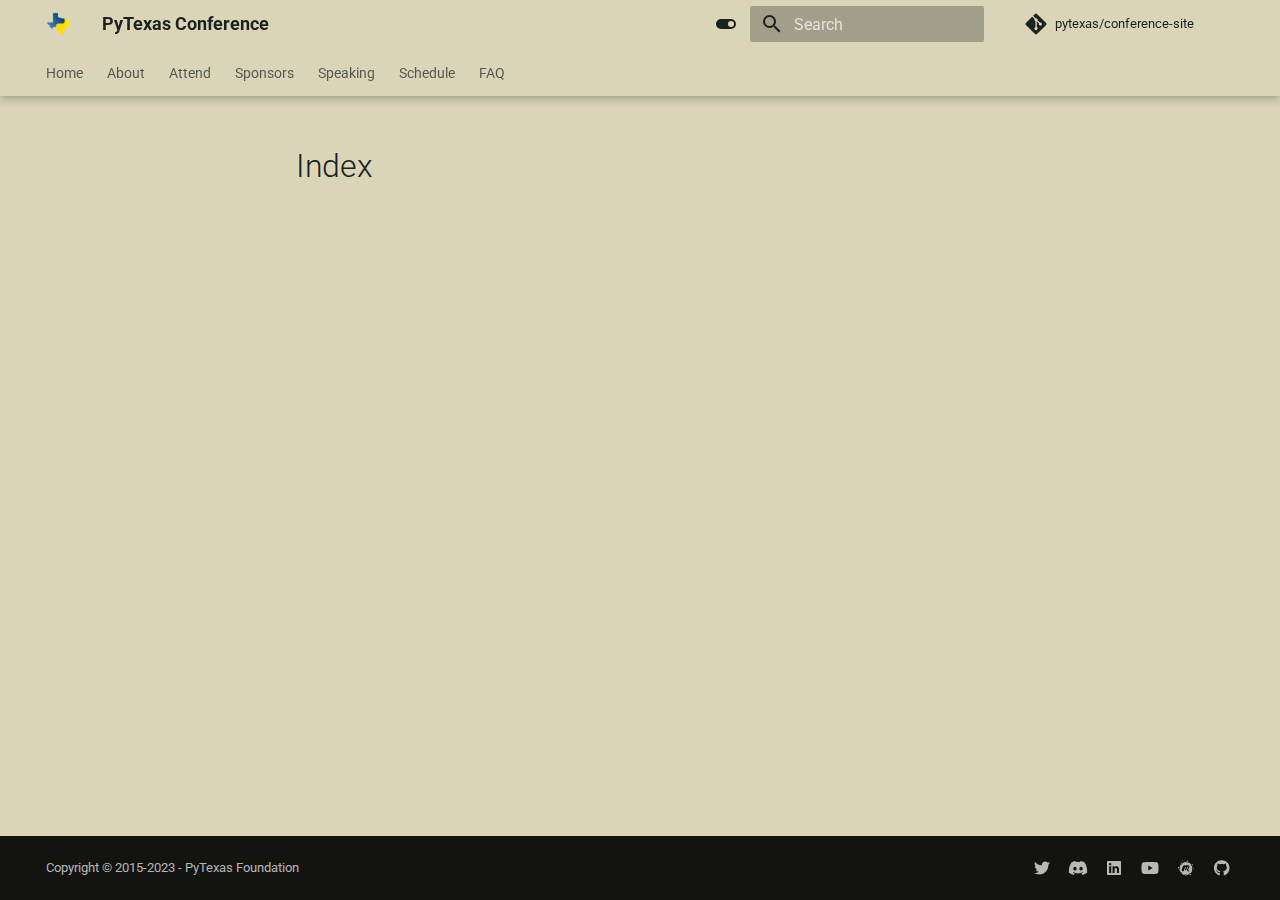
<file: schedule/index.html>
<!doctype html>
<html lang="en" class="no-js">
  <head>
    
      <meta charset="utf-8">
      <meta name="viewport" content="width=device-width,initial-scale=1">
      
      
        <meta name="author" content="PyTexas Foundation">
      
      
      
      
      
        
      
      
      <link rel="icon" href="../assets/images/favicon.png">
      <meta name="generator" content="mkdocs-1.5.3, mkdocs-material-9.5.2+insiders-4.47.1">
    
    
      
        <title>Index - PyTexas Conference</title>
      
    
    
      <link rel="stylesheet" href="../assets/stylesheets/main.78d85e4f.min.css">
      
        
        <link rel="stylesheet" href="../assets/stylesheets/palette.ab4e12ef.min.css">
      
      


    
    
      
    
    
      
        
        
        <link rel="preconnect" href="https://fonts.gstatic.com" crossorigin>
        <link rel="stylesheet" href="https://fonts.googleapis.com/css?family=Roboto:300,300i,400,400i,700,700i%7CRoboto+Mono:400,400i,700,700i&display=fallback">
        <style>:root{--md-text-font:"Roboto";--md-code-font:"Roboto Mono"}</style>
      
    
    
      <link rel="stylesheet" href="../stylesheets/extra.css">
    
    <script>__md_scope=new URL("..",location),__md_hash=e=>[...e].reduce((e,_)=>(e<<5)-e+_.charCodeAt(0),0),__md_get=(e,_=localStorage,t=__md_scope)=>JSON.parse(_.getItem(t.pathname+"."+e)),__md_set=(e,_,t=localStorage,a=__md_scope)=>{try{t.setItem(a.pathname+"."+e,JSON.stringify(_))}catch(e){}}</script>
    
      

    
    
  </head>
  
  
    
    
      
    
    
    
    
    <body dir="ltr" data-md-color-scheme="pytx2024_light" data-md-color-primary="indigo" data-md-color-accent="indigo">
  
    
    <input class="md-toggle" data-md-toggle="drawer" type="checkbox" id="__drawer" autocomplete="off">
    <input class="md-toggle" data-md-toggle="search" type="checkbox" id="__search" autocomplete="off">
    <label class="md-overlay" for="__drawer"></label>
    <div data-md-component="skip">
      
    </div>
    <div data-md-component="announce">
      
    </div>
    
    
      

  

<header class="md-header md-header--shadow md-header--lifted" data-md-component="header">
  <nav class="md-header__inner md-grid" aria-label="Header">
    <a href=".." title="PyTexas Conference" class="md-header__button md-logo" aria-label="PyTexas Conference" data-md-component="logo">
      
  <img src="../assets/images/pytexas-logo.png" alt="logo">

    </a>
    <label class="md-header__button md-icon" for="__drawer">
      
      <svg xmlns="http://www.w3.org/2000/svg" viewBox="0 0 24 24"><path d="M3 6h18v2H3V6m0 5h18v2H3v-2m0 5h18v2H3v-2Z"/></svg>
    </label>
    <div class="md-header__title" data-md-component="header-title">
      <div class="md-header__ellipsis">
        <div class="md-header__topic">
          <span class="md-ellipsis">
            PyTexas Conference
          </span>
        </div>
        <div class="md-header__topic" data-md-component="header-topic">
          <span class="md-ellipsis">
            
              Index
            
          </span>
        </div>
      </div>
    </div>
    
      
        <form class="md-header__option" data-md-component="palette">
  
    
    
    
    <input class="md-option" data-md-color-media="" data-md-color-scheme="pytx2024_light" data-md-color-primary="indigo" data-md-color-accent="indigo"  aria-label="Switch to dark mode"  type="radio" name="__palette" id="__palette_0">
    
      <label class="md-header__button md-icon" title="Switch to dark mode" for="__palette_1" hidden>
        <svg xmlns="http://www.w3.org/2000/svg" viewBox="0 0 24 24"><path d="M17 7H7a5 5 0 0 0-5 5 5 5 0 0 0 5 5h10a5 5 0 0 0 5-5 5 5 0 0 0-5-5m0 8a3 3 0 0 1-3-3 3 3 0 0 1 3-3 3 3 0 0 1 3 3 3 3 0 0 1-3 3Z"/></svg>
      </label>
    
  
    
    
    
    <input class="md-option" data-md-color-media="" data-md-color-scheme="pytx2024_dark" data-md-color-primary="indigo" data-md-color-accent="indigo"  aria-label="Switch to light mode"  type="radio" name="__palette" id="__palette_1">
    
      <label class="md-header__button md-icon" title="Switch to light mode" for="__palette_0" hidden>
        <svg xmlns="http://www.w3.org/2000/svg" viewBox="0 0 24 24"><path d="M17 6H7c-3.31 0-6 2.69-6 6s2.69 6 6 6h10c3.31 0 6-2.69 6-6s-2.69-6-6-6zm0 10H7c-2.21 0-4-1.79-4-4s1.79-4 4-4h10c2.21 0 4 1.79 4 4s-1.79 4-4 4zM7 9c-1.66 0-3 1.34-3 3s1.34 3 3 3 3-1.34 3-3-1.34-3-3-3z"/></svg>
      </label>
    
  
</form>
      
    
    
      <script>var media,input,key,value,palette=__md_get("__palette");if(palette&&palette.color){"(prefers-color-scheme)"===palette.color.media&&(media=matchMedia("(prefers-color-scheme: light)"),input=document.querySelector(media.matches?"[data-md-color-media='(prefers-color-scheme: light)']":"[data-md-color-media='(prefers-color-scheme: dark)']"),palette.color.media=input.getAttribute("data-md-color-media"),palette.color.scheme=input.getAttribute("data-md-color-scheme"),palette.color.primary=input.getAttribute("data-md-color-primary"),palette.color.accent=input.getAttribute("data-md-color-accent"));for([key,value]of Object.entries(palette.color))document.body.setAttribute("data-md-color-"+key,value)}</script>
    
    
    
      <label class="md-header__button md-icon" for="__search">
        
        <svg xmlns="http://www.w3.org/2000/svg" viewBox="0 0 24 24"><path d="M9.5 3A6.5 6.5 0 0 1 16 9.5c0 1.61-.59 3.09-1.56 4.23l.27.27h.79l5 5-1.5 1.5-5-5v-.79l-.27-.27A6.516 6.516 0 0 1 9.5 16 6.5 6.5 0 0 1 3 9.5 6.5 6.5 0 0 1 9.5 3m0 2C7 5 5 7 5 9.5S7 14 9.5 14 14 12 14 9.5 12 5 9.5 5Z"/></svg>
      </label>
      <div class="md-search" data-md-component="search" role="dialog">
  <label class="md-search__overlay" for="__search"></label>
  <div class="md-search__inner" role="search">
    <form class="md-search__form" name="search">
      <input type="text" class="md-search__input" name="query" aria-label="Search" placeholder="Search" autocapitalize="off" autocorrect="off" autocomplete="off" spellcheck="false" data-md-component="search-query" required>
      <label class="md-search__icon md-icon" for="__search">
        
        <svg xmlns="http://www.w3.org/2000/svg" viewBox="0 0 24 24"><path d="M9.5 3A6.5 6.5 0 0 1 16 9.5c0 1.61-.59 3.09-1.56 4.23l.27.27h.79l5 5-1.5 1.5-5-5v-.79l-.27-.27A6.516 6.516 0 0 1 9.5 16 6.5 6.5 0 0 1 3 9.5 6.5 6.5 0 0 1 9.5 3m0 2C7 5 5 7 5 9.5S7 14 9.5 14 14 12 14 9.5 12 5 9.5 5Z"/></svg>
        
        <svg xmlns="http://www.w3.org/2000/svg" viewBox="0 0 24 24"><path d="M20 11v2H8l5.5 5.5-1.42 1.42L4.16 12l7.92-7.92L13.5 5.5 8 11h12Z"/></svg>
      </label>
      <nav class="md-search__options" aria-label="Search">
        
        <button type="reset" class="md-search__icon md-icon" title="Clear" aria-label="Clear" tabindex="-1">
          
          <svg xmlns="http://www.w3.org/2000/svg" viewBox="0 0 24 24"><path d="M19 6.41 17.59 5 12 10.59 6.41 5 5 6.41 10.59 12 5 17.59 6.41 19 12 13.41 17.59 19 19 17.59 13.41 12 19 6.41Z"/></svg>
        </button>
      </nav>
      
    </form>
    <div class="md-search__output">
      <div class="md-search__scrollwrap" data-md-scrollfix>
        <div class="md-search-result" data-md-component="search-result">
          <div class="md-search-result__meta">
            Initializing search
          </div>
          <ol class="md-search-result__list" role="presentation"></ol>
        </div>
      </div>
    </div>
  </div>
</div>
    
    
      <div class="md-header__source">
        <a href="https://github.com/pytexas/conference-site" title="Go to repository" class="md-source" data-md-component="source">
  <div class="md-source__icon md-icon">
    
    <svg xmlns="http://www.w3.org/2000/svg" viewBox="0 0 448 512"><!--! Font Awesome Free 6.5.1 by @fontawesome - https://fontawesome.com License - https://fontawesome.com/license/free (Icons: CC BY 4.0, Fonts: SIL OFL 1.1, Code: MIT License) Copyright 2023 Fonticons, Inc.--><path d="M439.55 236.05 244 40.45a28.87 28.87 0 0 0-40.81 0l-40.66 40.63 51.52 51.52c27.06-9.14 52.68 16.77 43.39 43.68l49.66 49.66c34.23-11.8 61.18 31 35.47 56.69-26.49 26.49-70.21-2.87-56-37.34L240.22 199v121.85c25.3 12.54 22.26 41.85 9.08 55a34.34 34.34 0 0 1-48.55 0c-17.57-17.6-11.07-46.91 11.25-56v-123c-20.8-8.51-24.6-30.74-18.64-45L142.57 101 8.45 235.14a28.86 28.86 0 0 0 0 40.81l195.61 195.6a28.86 28.86 0 0 0 40.8 0l194.69-194.69a28.86 28.86 0 0 0 0-40.81z"/></svg>
  </div>
  <div class="md-source__repository">
    pytexas/conference-site
  </div>
</a>
      </div>
    
  </nav>
  
    
      
<nav class="md-tabs" aria-label="Tabs" data-md-component="tabs">
  <div class="md-grid">
    <ul class="md-tabs__list">
      
        
  
  
  
    <li class="md-tabs__item">
      <a href=".." class="md-tabs__link">
        
  
    
  
  Home

      </a>
    </li>
  

      
        
  
  
  
    <li class="md-tabs__item">
      <a href="../about/" class="md-tabs__link">
        
  
    
  
  About

      </a>
    </li>
  

      
        
  
  
  
    <li class="md-tabs__item">
      <a href="../attend/" class="md-tabs__link">
        
  
    
  
  Attend

      </a>
    </li>
  

      
        
  
  
  
    
    
      <li class="md-tabs__item">
        <a href="../sponsors/sponsor-us/" class="md-tabs__link">
          
  
  Sponsors

        </a>
      </li>
    
  

      
        
  
  
  
    <li class="md-tabs__item">
      <a href="speaking/" class="md-tabs__link">
        
  
    
  
  Speaking

      </a>
    </li>
  

      
        
  
  
  
    
    
      <li class="md-tabs__item">
        <a href="keynotes/" class="md-tabs__link">
          
  
  Schedule

        </a>
      </li>
    
  

      
        
  
  
  
    <li class="md-tabs__item">
      <a href="../faq/" class="md-tabs__link">
        
  
    
  
  FAQ

      </a>
    </li>
  

      
    </ul>
  </div>
</nav>
    
  
</header>
    
    <div class="md-container" data-md-component="container">
      
      
        
      
      <main class="md-main" data-md-component="main">
        <div class="md-main__inner md-grid">
          
            
              
              <div class="md-sidebar md-sidebar--primary" data-md-component="sidebar" data-md-type="navigation" >
                <div class="md-sidebar__scrollwrap">
                  <div class="md-sidebar__inner">
                    


  


<nav class="md-nav md-nav--primary md-nav--lifted" aria-label="Navigation" data-md-level="0">
  <label class="md-nav__title" for="__drawer">
    <a href=".." title="PyTexas Conference" class="md-nav__button md-logo" aria-label="PyTexas Conference" data-md-component="logo">
      
  <img src="../assets/images/pytexas-logo.png" alt="logo">

    </a>
    PyTexas Conference
  </label>
  
    <div class="md-nav__source">
      <a href="https://github.com/pytexas/conference-site" title="Go to repository" class="md-source" data-md-component="source">
  <div class="md-source__icon md-icon">
    
    <svg xmlns="http://www.w3.org/2000/svg" viewBox="0 0 448 512"><!--! Font Awesome Free 6.5.1 by @fontawesome - https://fontawesome.com License - https://fontawesome.com/license/free (Icons: CC BY 4.0, Fonts: SIL OFL 1.1, Code: MIT License) Copyright 2023 Fonticons, Inc.--><path d="M439.55 236.05 244 40.45a28.87 28.87 0 0 0-40.81 0l-40.66 40.63 51.52 51.52c27.06-9.14 52.68 16.77 43.39 43.68l49.66 49.66c34.23-11.8 61.18 31 35.47 56.69-26.49 26.49-70.21-2.87-56-37.34L240.22 199v121.85c25.3 12.54 22.26 41.85 9.08 55a34.34 34.34 0 0 1-48.55 0c-17.57-17.6-11.07-46.91 11.25-56v-123c-20.8-8.51-24.6-30.74-18.64-45L142.57 101 8.45 235.14a28.86 28.86 0 0 0 0 40.81l195.61 195.6a28.86 28.86 0 0 0 40.8 0l194.69-194.69a28.86 28.86 0 0 0 0-40.81z"/></svg>
  </div>
  <div class="md-source__repository">
    pytexas/conference-site
  </div>
</a>
    </div>
  
  <ul class="md-nav__list" data-md-scrollfix>
    
      
      
  
  
  
  
    <li class="md-nav__item">
      <a href=".." class="md-nav__link">
        
  
  <span class="md-ellipsis">
    
  
    Home
  

    
  </span>
  
  

      </a>
    </li>
  

    
      
      
  
  
  
  
    <li class="md-nav__item">
      <a href="../about/" class="md-nav__link">
        
  
  <span class="md-ellipsis">
    
  
    About
  

    
  </span>
  
  

      </a>
    </li>
  

    
      
      
  
  
  
  
    <li class="md-nav__item">
      <a href="../attend/" class="md-nav__link">
        
  
  <span class="md-ellipsis">
    
  
    Attend
  

    
  </span>
  
  

      </a>
    </li>
  

    
      
      
  
  
  
  
    
    
    
    
    
      
      
    
    <li class="md-nav__item md-nav__item--section md-nav__item--nested">
      
        
        
        
        <input class="md-nav__toggle md-toggle " type="checkbox" id="__nav_4" >
        
          
          <label class="md-nav__link" for="__nav_4" id="__nav_4_label" tabindex="">
            
  
  <span class="md-ellipsis">
    
  
    Sponsors
  

    
  </span>
  
  

            <span class="md-nav__icon md-icon"></span>
          </label>
        
        <nav class="md-nav" data-md-level="1" aria-labelledby="__nav_4_label" aria-expanded="false">
          <label class="md-nav__title" for="__nav_4">
            <span class="md-nav__icon md-icon"></span>
            
  
    Sponsors
  

          </label>
          <ul class="md-nav__list" data-md-scrollfix>
            
              
                
  
  
  
  
    <li class="md-nav__item">
      <a href="../sponsors/sponsor-us/" class="md-nav__link">
        
  
  <span class="md-ellipsis">
    
  
    Sponsor Us
  

    
  </span>
  
  

      </a>
    </li>
  

              
            
              
                
  
  
  
  
    <li class="md-nav__item">
      <a href="../sponsors/our-sponsors/" class="md-nav__link">
        
  
  <span class="md-ellipsis">
    
  
    Our Sponsors
  

    
  </span>
  
  

      </a>
    </li>
  

              
            
          </ul>
        </nav>
      
    </li>
  

    
      
      
  
  
  
  
    <li class="md-nav__item">
      <a href="speaking/" class="md-nav__link">
        
  
  <span class="md-ellipsis">
    
  
    Speaking
  

    
  </span>
  
  

      </a>
    </li>
  

    
      
      
  
  
  
  
    
    
    
    
    
      
      
    
    <li class="md-nav__item md-nav__item--section md-nav__item--nested">
      
        
        
        
        <input class="md-nav__toggle md-toggle " type="checkbox" id="__nav_6" >
        
          
          <label class="md-nav__link" for="__nav_6" id="__nav_6_label" tabindex="">
            
  
  <span class="md-ellipsis">
    
  
    Schedule
  

    
  </span>
  
  

            <span class="md-nav__icon md-icon"></span>
          </label>
        
        <nav class="md-nav" data-md-level="1" aria-labelledby="__nav_6_label" aria-expanded="false">
          <label class="md-nav__title" for="__nav_6">
            <span class="md-nav__icon md-icon"></span>
            
  
    Schedule
  

          </label>
          <ul class="md-nav__list" data-md-scrollfix>
            
              
                
  
  
  
  
    <li class="md-nav__item">
      <a href="keynotes/" class="md-nav__link">
        
  
  <span class="md-ellipsis">
    
  
    Keynote Speakers
  

    
  </span>
  
  

      </a>
    </li>
  

              
            
          </ul>
        </nav>
      
    </li>
  

    
      
      
  
  
  
  
    <li class="md-nav__item">
      <a href="../faq/" class="md-nav__link">
        
  
  <span class="md-ellipsis">
    
  
    FAQ
  

    
  </span>
  
  

      </a>
    </li>
  

    
  </ul>
</nav>
                  </div>
                </div>
              </div>
            
            
              
              <div class="md-sidebar md-sidebar--secondary" data-md-component="sidebar" data-md-type="toc" >
                <div class="md-sidebar__scrollwrap">
                  <div class="md-sidebar__inner">
                    

<nav class="md-nav md-nav--secondary" aria-label="Table of contents">
  
  
  
  
</nav>
                  </div>
                </div>
              </div>
            
          
          
            <div class="md-content" data-md-component="content">
              
              <article class="md-content__inner md-typeset">
                
                  

  
  


  <h1>Index</h1>














                
              </article>
            </div>
          
          
<script>var target=document.getElementById(location.hash.slice(1));target&&target.name&&(target.checked=target.name.startsWith("__tabbed_"))</script>
        </div>
        
          <button type="button" class="md-top md-icon" data-md-component="top" hidden>
  
  <svg xmlns="http://www.w3.org/2000/svg" viewBox="0 0 24 24"><path d="M13 20h-2V8l-5.5 5.5-1.42-1.42L12 4.16l7.92 7.92-1.42 1.42L13 8v12Z"/></svg>
  Back to top
</button>
        
      </main>
      
        <footer class="md-footer">
  
  <div class="md-footer-meta md-typeset">
    <div class="md-footer-meta__inner md-grid">
      <div class="md-copyright">
  
    <div class="md-copyright__highlight">
      Copyright &copy; 2015-2023 - PyTexas Foundation
    </div>
  
  
</div>
      
        <div class="md-social">
  
    
    
    
    
    <a href="https://twitter.com/pytexas" target="_blank" rel="noopener" title="Twitter" class="md-social__link">
      <svg xmlns="http://www.w3.org/2000/svg" viewBox="0 0 512 512"><!--! Font Awesome Free 6.5.1 by @fontawesome - https://fontawesome.com License - https://fontawesome.com/license/free (Icons: CC BY 4.0, Fonts: SIL OFL 1.1, Code: MIT License) Copyright 2023 Fonticons, Inc.--><path d="M459.37 151.716c.325 4.548.325 9.097.325 13.645 0 138.72-105.583 298.558-298.558 298.558-59.452 0-114.68-17.219-161.137-47.106 8.447.974 16.568 1.299 25.34 1.299 49.055 0 94.213-16.568 130.274-44.832-46.132-.975-84.792-31.188-98.112-72.772 6.498.974 12.995 1.624 19.818 1.624 9.421 0 18.843-1.3 27.614-3.573-48.081-9.747-84.143-51.98-84.143-102.985v-1.299c13.969 7.797 30.214 12.67 47.431 13.319-28.264-18.843-46.781-51.005-46.781-87.391 0-19.492 5.197-37.36 14.294-52.954 51.655 63.675 129.3 105.258 216.365 109.807-1.624-7.797-2.599-15.918-2.599-24.04 0-57.828 46.782-104.934 104.934-104.934 30.213 0 57.502 12.67 76.67 33.137 23.715-4.548 46.456-13.32 66.599-25.34-7.798 24.366-24.366 44.833-46.132 57.827 21.117-2.273 41.584-8.122 60.426-16.243-14.292 20.791-32.161 39.308-52.628 54.253z"/></svg>
    </a>
  
    
    
    
    
    <a href="https://discord.gg/jNPAbcNukj" target="_blank" rel="noopener" title="Discord" class="md-social__link">
      <svg xmlns="http://www.w3.org/2000/svg" viewBox="0 0 640 512"><!--! Font Awesome Free 6.5.1 by @fontawesome - https://fontawesome.com License - https://fontawesome.com/license/free (Icons: CC BY 4.0, Fonts: SIL OFL 1.1, Code: MIT License) Copyright 2023 Fonticons, Inc.--><path d="M524.531 69.836a1.5 1.5 0 0 0-.764-.7A485.065 485.065 0 0 0 404.081 32.03a1.816 1.816 0 0 0-1.923.91 337.461 337.461 0 0 0-14.9 30.6 447.848 447.848 0 0 0-134.426 0 309.541 309.541 0 0 0-15.135-30.6 1.89 1.89 0 0 0-1.924-.91 483.689 483.689 0 0 0-119.688 37.107 1.712 1.712 0 0 0-.788.676C39.068 183.651 18.186 294.69 28.43 404.354a2.016 2.016 0 0 0 .765 1.375 487.666 487.666 0 0 0 146.825 74.189 1.9 1.9 0 0 0 2.063-.676A348.2 348.2 0 0 0 208.12 430.4a1.86 1.86 0 0 0-1.019-2.588 321.173 321.173 0 0 1-45.868-21.853 1.885 1.885 0 0 1-.185-3.126 251.047 251.047 0 0 0 9.109-7.137 1.819 1.819 0 0 1 1.9-.256c96.229 43.917 200.41 43.917 295.5 0a1.812 1.812 0 0 1 1.924.233 234.533 234.533 0 0 0 9.132 7.16 1.884 1.884 0 0 1-.162 3.126 301.407 301.407 0 0 1-45.89 21.83 1.875 1.875 0 0 0-1 2.611 391.055 391.055 0 0 0 30.014 48.815 1.864 1.864 0 0 0 2.063.7A486.048 486.048 0 0 0 610.7 405.729a1.882 1.882 0 0 0 .765-1.352c12.264-126.783-20.532-236.912-86.934-334.541ZM222.491 337.58c-28.972 0-52.844-26.587-52.844-59.239s23.409-59.241 52.844-59.241c29.665 0 53.306 26.82 52.843 59.239 0 32.654-23.41 59.241-52.843 59.241Zm195.38 0c-28.971 0-52.843-26.587-52.843-59.239s23.409-59.241 52.843-59.241c29.667 0 53.307 26.82 52.844 59.239 0 32.654-23.177 59.241-52.844 59.241Z"/></svg>
    </a>
  
    
    
    
    
      
      
    
    <a href="https://www.linkedin.com/company/pytexas-foundation" target="_blank" rel="noopener" title="www.linkedin.com" class="md-social__link">
      <svg xmlns="http://www.w3.org/2000/svg" viewBox="0 0 448 512"><!--! Font Awesome Free 6.5.1 by @fontawesome - https://fontawesome.com License - https://fontawesome.com/license/free (Icons: CC BY 4.0, Fonts: SIL OFL 1.1, Code: MIT License) Copyright 2023 Fonticons, Inc.--><path d="M416 32H31.9C14.3 32 0 46.5 0 64.3v383.4C0 465.5 14.3 480 31.9 480H416c17.6 0 32-14.5 32-32.3V64.3c0-17.8-14.4-32.3-32-32.3zM135.4 416H69V202.2h66.5V416zm-33.2-243c-21.3 0-38.5-17.3-38.5-38.5S80.9 96 102.2 96c21.2 0 38.5 17.3 38.5 38.5 0 21.3-17.2 38.5-38.5 38.5zm282.1 243h-66.4V312c0-24.8-.5-56.7-34.5-56.7-34.6 0-39.9 27-39.9 54.9V416h-66.4V202.2h63.7v29.2h.9c8.9-16.8 30.6-34.5 62.9-34.5 67.2 0 79.7 44.3 79.7 101.9V416z"/></svg>
    </a>
  
    
    
    
    
      
      
    
    <a href="https://www.youtube.com/c/pytexas" target="_blank" rel="noopener" title="www.youtube.com" class="md-social__link">
      <svg xmlns="http://www.w3.org/2000/svg" viewBox="0 0 576 512"><!--! Font Awesome Free 6.5.1 by @fontawesome - https://fontawesome.com License - https://fontawesome.com/license/free (Icons: CC BY 4.0, Fonts: SIL OFL 1.1, Code: MIT License) Copyright 2023 Fonticons, Inc.--><path d="M549.655 124.083c-6.281-23.65-24.787-42.276-48.284-48.597C458.781 64 288 64 288 64S117.22 64 74.629 75.486c-23.497 6.322-42.003 24.947-48.284 48.597-11.412 42.867-11.412 132.305-11.412 132.305s0 89.438 11.412 132.305c6.281 23.65 24.787 41.5 48.284 47.821C117.22 448 288 448 288 448s170.78 0 213.371-11.486c23.497-6.321 42.003-24.171 48.284-47.821 11.412-42.867 11.412-132.305 11.412-132.305s0-89.438-11.412-132.305zm-317.51 213.508V175.185l142.739 81.205-142.739 81.201z"/></svg>
    </a>
  
    
    
    
    
      
      
    
    <a href="https://www.meetup.com/pytexas-virtual-meetup/" target="_blank" rel="noopener" title="www.meetup.com" class="md-social__link">
      <svg xmlns="http://www.w3.org/2000/svg" viewBox="0 0 512 512"><!--! Font Awesome Free 6.5.1 by @fontawesome - https://fontawesome.com License - https://fontawesome.com/license/free (Icons: CC BY 4.0, Fonts: SIL OFL 1.1, Code: MIT License) Copyright 2023 Fonticons, Inc.--><path d="M99 414.3c1.1 5.7-2.3 11.1-8 12.3-5.4 1.1-10.9-2.3-12-8-1.1-5.4 2.3-11.1 7.7-12.3 5.4-1.2 11.1 2.3 12.3 8zm143.1 71.4c-6.3 4.6-8 13.4-3.7 20 4.6 6.6 13.4 8.3 20 3.7 6.3-4.6 8-13.4 3.4-20-4.2-6.5-13.1-8.3-19.7-3.7zm-86-462.3c6.3-1.4 10.3-7.7 8.9-14-1.1-6.6-7.4-10.6-13.7-9.1-6.3 1.4-10.3 7.7-9.1 14 1.4 6.6 7.6 10.6 13.9 9.1zM34.4 226.3c-10-6.9-23.7-4.3-30.6 6-6.9 10-4.3 24 5.7 30.9 10 7.1 23.7 4.6 30.6-5.7 6.9-10.4 4.3-24.1-5.7-31.2zm272-170.9c10.6-6.3 13.7-20 7.7-30.3-6.3-10.6-19.7-14-30-7.7s-13.7 20-7.4 30.6c6 10.3 19.4 13.7 29.7 7.4zm-191.1 58c7.7-5.4 9.4-16 4.3-23.7s-15.7-9.4-23.1-4.3c-7.7 5.4-9.4 16-4.3 23.7 5.1 7.8 15.6 9.5 23.1 4.3zm372.3 156c-7.4 1.7-12.3 9.1-10.6 16.9 1.4 7.4 8.9 12.3 16.3 10.6 7.4-1.4 12.3-8.9 10.6-16.6-1.5-7.4-8.9-12.3-16.3-10.9zm39.7-56.8c-1.1-5.7-6.6-9.1-12-8-5.7 1.1-9.1 6.9-8 12.6 1.1 5.4 6.6 9.1 12.3 8 5.4-1.5 9.1-6.9 7.7-12.6zM447 138.9c-8.6 6-10.6 17.7-4.9 26.3 5.7 8.6 17.4 10.6 26 4.9 8.3-6 10.3-17.7 4.6-26.3-5.7-8.7-17.4-10.9-25.7-4.9zm-6.3 139.4c26.3 43.1 15.1 100-26.3 129.1-17.4 12.3-37.1 17.7-56.9 17.1-12 47.1-69.4 64.6-105.1 32.6-1.1.9-2.6 1.7-3.7 2.9-39.1 27.1-92.3 17.4-119.4-22.3-9.7-14.3-14.6-30.6-15.1-46.9-65.4-10.9-90-94-41.1-139.7-28.3-46.9.6-107.4 53.4-114.9C151.6 70 234.1 38.6 290.1 82c67.4-22.3 136.3 29.4 130.9 101.1 41.1 12.6 52.8 66.9 19.7 95.2zm-70 74.3c-3.1-20.6-40.9-4.6-43.1-27.1-3.1-32 43.7-101.1 40-128-3.4-24-19.4-29.1-33.4-29.4-13.4-.3-16.9 2-21.4 4.6-2.9 1.7-6.6 4.9-11.7-.3-6.3-6-11.1-11.7-19.4-12.9-12.3-2-17.7 2-26.6 9.7-3.4 2.9-12 12.9-20 9.1-3.4-1.7-15.4-7.7-24-11.4-16.3-7.1-40 4.6-48.6 20-12.9 22.9-38 113.1-41.7 125.1-8.6 26.6 10.9 48.6 36.9 47.1 11.1-.6 18.3-4.6 25.4-17.4 4-7.4 41.7-107.7 44.6-112.6 2-3.4 8.9-8 14.6-5.1 5.7 3.1 6.9 9.4 6 15.1-1.1 9.7-28 70.9-28.9 77.7-3.4 22.9 26.9 26.6 38.6 4 3.7-7.1 45.7-92.6 49.4-98.3 4.3-6.3 7.4-8.3 11.7-8 3.1 0 8.3.9 7.1 10.9-1.4 9.4-35.1 72.3-38.9 87.7-4.6 20.6 6.6 41.4 24.9 50.6 11.4 5.7 62.5 15.7 58.5-11.1zm5.7 92.3c-10.3 7.4-12.9 22-5.7 32.6 7.1 10.6 21.4 13.1 32 6 10.6-7.4 13.1-22 6-32.6-7.4-10.6-21.7-13.5-32.3-6z"/></svg>
    </a>
  
    
    
    
    
      
      
    
    <a href="https://github.com/pytexas" target="_blank" rel="noopener" title="github.com" class="md-social__link">
      <svg xmlns="http://www.w3.org/2000/svg" viewBox="0 0 496 512"><!--! Font Awesome Free 6.5.1 by @fontawesome - https://fontawesome.com License - https://fontawesome.com/license/free (Icons: CC BY 4.0, Fonts: SIL OFL 1.1, Code: MIT License) Copyright 2023 Fonticons, Inc.--><path d="M165.9 397.4c0 2-2.3 3.6-5.2 3.6-3.3.3-5.6-1.3-5.6-3.6 0-2 2.3-3.6 5.2-3.6 3-.3 5.6 1.3 5.6 3.6zm-31.1-4.5c-.7 2 1.3 4.3 4.3 4.9 2.6 1 5.6 0 6.2-2s-1.3-4.3-4.3-5.2c-2.6-.7-5.5.3-6.2 2.3zm44.2-1.7c-2.9.7-4.9 2.6-4.6 4.9.3 2 2.9 3.3 5.9 2.6 2.9-.7 4.9-2.6 4.6-4.6-.3-1.9-3-3.2-5.9-2.9zM244.8 8C106.1 8 0 113.3 0 252c0 110.9 69.8 205.8 169.5 239.2 12.8 2.3 17.3-5.6 17.3-12.1 0-6.2-.3-40.4-.3-61.4 0 0-70 15-84.7-29.8 0 0-11.4-29.1-27.8-36.6 0 0-22.9-15.7 1.6-15.4 0 0 24.9 2 38.6 25.8 21.9 38.6 58.6 27.5 72.9 20.9 2.3-16 8.8-27.1 16-33.7-55.9-6.2-112.3-14.3-112.3-110.5 0-27.5 7.6-41.3 23.6-58.9-2.6-6.5-11.1-33.3 2.6-67.9 20.9-6.5 69 27 69 27 20-5.6 41.5-8.5 62.8-8.5s42.8 2.9 62.8 8.5c0 0 48.1-33.6 69-27 13.7 34.7 5.2 61.4 2.6 67.9 16 17.7 25.8 31.5 25.8 58.9 0 96.5-58.9 104.2-114.8 110.5 9.2 7.9 17 22.9 17 46.4 0 33.7-.3 75.4-.3 83.6 0 6.5 4.6 14.4 17.3 12.1C428.2 457.8 496 362.9 496 252 496 113.3 383.5 8 244.8 8zM97.2 352.9c-1.3 1-1 3.3.7 5.2 1.6 1.6 3.9 2.3 5.2 1 1.3-1 1-3.3-.7-5.2-1.6-1.6-3.9-2.3-5.2-1zm-10.8-8.1c-.7 1.3.3 2.9 2.3 3.9 1.6 1 3.6.7 4.3-.7.7-1.3-.3-2.9-2.3-3.9-2-.6-3.6-.3-4.3.7zm32.4 35.6c-1.6 1.3-1 4.3 1.3 6.2 2.3 2.3 5.2 2.6 6.5 1 1.3-1.3.7-4.3-1.3-6.2-2.2-2.3-5.2-2.6-6.5-1zm-11.4-14.7c-1.6 1-1.6 3.6 0 5.9 1.6 2.3 4.3 3.3 5.6 2.3 1.6-1.3 1.6-3.9 0-6.2-1.4-2.3-4-3.3-5.6-2z"/></svg>
    </a>
  
</div>
      
    </div>
  </div>
</footer>
      
    </div>
    <div class="md-dialog" data-md-component="dialog">
      <div class="md-dialog__inner md-typeset"></div>
    </div>
    
    
    <script id="__config" type="application/json">{"base": "..", "features": ["announce.dismiss", "navigation.tabs", "navigation.tabs.sticky", "navigation.top", "navigation.tracking", "toc.follow"], "search": "../assets/javascripts/workers/search.1e90e0fb.min.js", "translations": {"clipboard.copied": "Copied to clipboard", "clipboard.copy": "Copy to clipboard", "search.result.more.one": "1 more on this page", "search.result.more.other": "# more on this page", "search.result.none": "No matching documents", "search.result.one": "1 matching document", "search.result.other": "# matching documents", "search.result.placeholder": "Type to start searching", "search.result.term.missing": "Missing", "select.version": "Select version"}}</script>
    
    
      <script src="../assets/javascripts/bundle.8e8db93a.min.js"></script>
      
    
  </body>
</html>
</file>
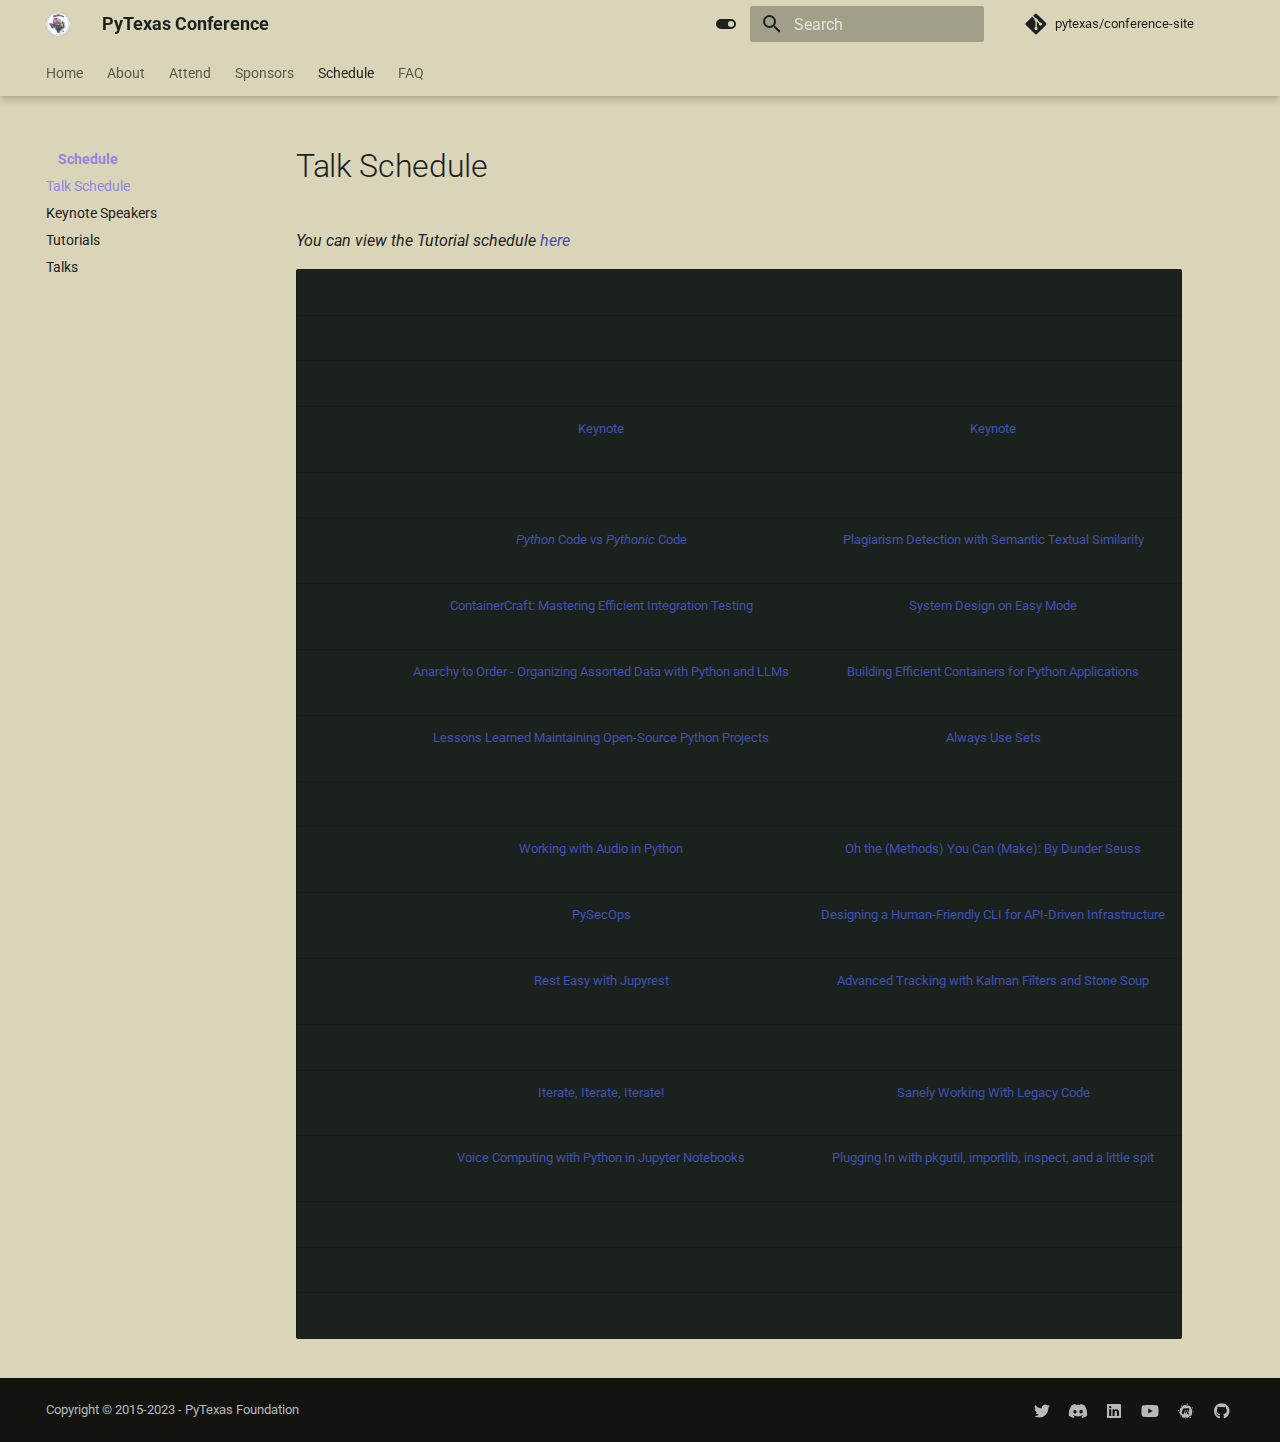
<file: schedule/full_schedule/index.html>
<!doctype html>
<html lang="en" class="no-js">
  <head>
    
      <meta charset="utf-8">
      <meta name="viewport" content="width=device-width,initial-scale=1">
      
        <meta name="description" content="A full schedule grid for the event">
      
      
        <meta name="author" content="PyTexas Foundation">
      
      
        <link rel="canonical" href="https://pytexas.org/2024/schedule/full_schedule/">
      
      
        <link rel="prev" href="../../sponsors/sponsor-us/">
      
      
        <link rel="next" href="../keynotes/">
      
      
      <link rel="icon" href="../../assets/images/favicon.png">
      <meta name="generator" content="mkdocs-1.5.3, mkdocs-material-9.5.11">
    
    
      
        <title>Talk Schedule - PyTexas Conference</title>
      
    
    
      <link rel="stylesheet" href="../../assets/stylesheets/main.7e359304.min.css">
      
        
        <link rel="stylesheet" href="../../assets/stylesheets/palette.06af60db.min.css">
      
      


    
    
      
    
    
      
        
        
        <link rel="preconnect" href="https://fonts.gstatic.com" crossorigin>
        <link rel="stylesheet" href="https://fonts.googleapis.com/css?family=Roboto:300,300i,400,400i,700,700i%7CRoboto+Mono:400,400i,700,700i&display=fallback">
        <style>:root{--md-text-font:"Roboto";--md-code-font:"Roboto Mono"}</style>
      
    
    
      <link rel="stylesheet" href="../../stylesheets/extra.css">
    
    <script>__md_scope=new URL("../..",location),__md_hash=e=>[...e].reduce((e,_)=>(e<<5)-e+_.charCodeAt(0),0),__md_get=(e,_=localStorage,t=__md_scope)=>JSON.parse(_.getItem(t.pathname+"."+e)),__md_set=(e,_,t=localStorage,a=__md_scope)=>{try{t.setItem(a.pathname+"."+e,JSON.stringify(_))}catch(e){}}</script>
    
      

    
    
      
        <meta  property="og:type"  content="website" >
      
        <meta  property="og:title"  content="Talk Schedule - PyTexas Conference" >
      
        <meta  property="og:description"  content="A full schedule grid for the event" >
      
        <meta  property="og:image"  content="https://pytexas.org/2024/assets/images/social/schedule/full_schedule.png" >
      
        <meta  property="og:image:type"  content="image/png" >
      
        <meta  property="og:image:width"  content="1200" >
      
        <meta  property="og:image:height"  content="630" >
      
        <meta  property="og:url"  content="https://pytexas.org/2024/schedule/full_schedule/" >
      
        <meta  name="twitter:card"  content="summary_large_image" >
      
        <meta  name="twitter:title"  content="Talk Schedule - PyTexas Conference" >
      
        <meta  name="twitter:description"  content="A full schedule grid for the event" >
      
        <meta  name="twitter:image"  content="https://pytexas.org/2024/assets/images/social/schedule/full_schedule.png" >
      
    
    
  </head>
  
  
    
    
      
    
    
    
    
    <body dir="ltr" data-md-color-scheme="pytx2024_light" data-md-color-primary="indigo" data-md-color-accent="indigo">
  
    
    <input class="md-toggle" data-md-toggle="drawer" type="checkbox" id="__drawer" autocomplete="off">
    <input class="md-toggle" data-md-toggle="search" type="checkbox" id="__search" autocomplete="off">
    <label class="md-overlay" for="__drawer"></label>
    <div data-md-component="skip">
      
        
        <a href="#talk-schedule" class="md-skip">
          Skip to content
        </a>
      
    </div>
    <div data-md-component="announce">
      
    </div>
    
    
      

  

<header class="md-header md-header--shadow md-header--lifted" data-md-component="header">
  <nav class="md-header__inner md-grid" aria-label="Header">
    <a href="../.." title="PyTexas Conference" class="md-header__button md-logo" aria-label="PyTexas Conference" data-md-component="logo">
      
  <img src="../../assets/images/2024-logo.png" alt="logo">

    </a>
    <label class="md-header__button md-icon" for="__drawer">
      
      <svg xmlns="http://www.w3.org/2000/svg" viewBox="0 0 24 24"><path d="M3 6h18v2H3V6m0 5h18v2H3v-2m0 5h18v2H3v-2Z"/></svg>
    </label>
    <div class="md-header__title" data-md-component="header-title">
      <div class="md-header__ellipsis">
        <div class="md-header__topic">
          <span class="md-ellipsis">
            PyTexas Conference
          </span>
        </div>
        <div class="md-header__topic" data-md-component="header-topic">
          <span class="md-ellipsis">
            
              Talk Schedule
            
          </span>
        </div>
      </div>
    </div>
    
      
        <form class="md-header__option" data-md-component="palette">
  
    
    
    
    <input class="md-option" data-md-color-media="" data-md-color-scheme="pytx2024_light" data-md-color-primary="indigo" data-md-color-accent="indigo"  aria-label="Switch to dark mode"  type="radio" name="__palette" id="__palette_0">
    
      <label class="md-header__button md-icon" title="Switch to dark mode" for="__palette_1" hidden>
        <svg xmlns="http://www.w3.org/2000/svg" viewBox="0 0 24 24"><path d="M17 7H7a5 5 0 0 0-5 5 5 5 0 0 0 5 5h10a5 5 0 0 0 5-5 5 5 0 0 0-5-5m0 8a3 3 0 0 1-3-3 3 3 0 0 1 3-3 3 3 0 0 1 3 3 3 3 0 0 1-3 3Z"/></svg>
      </label>
    
  
    
    
    
    <input class="md-option" data-md-color-media="" data-md-color-scheme="pytx2024_dark" data-md-color-primary="indigo" data-md-color-accent="indigo"  aria-label="Switch to light mode"  type="radio" name="__palette" id="__palette_1">
    
      <label class="md-header__button md-icon" title="Switch to light mode" for="__palette_0" hidden>
        <svg xmlns="http://www.w3.org/2000/svg" viewBox="0 0 24 24"><path d="M17 6H7c-3.31 0-6 2.69-6 6s2.69 6 6 6h10c3.31 0 6-2.69 6-6s-2.69-6-6-6zm0 10H7c-2.21 0-4-1.79-4-4s1.79-4 4-4h10c2.21 0 4 1.79 4 4s-1.79 4-4 4zM7 9c-1.66 0-3 1.34-3 3s1.34 3 3 3 3-1.34 3-3-1.34-3-3-3z"/></svg>
      </label>
    
  
</form>
      
    
    
      <script>var media,input,key,value,palette=__md_get("__palette");if(palette&&palette.color){"(prefers-color-scheme)"===palette.color.media&&(media=matchMedia("(prefers-color-scheme: light)"),input=document.querySelector(media.matches?"[data-md-color-media='(prefers-color-scheme: light)']":"[data-md-color-media='(prefers-color-scheme: dark)']"),palette.color.media=input.getAttribute("data-md-color-media"),palette.color.scheme=input.getAttribute("data-md-color-scheme"),palette.color.primary=input.getAttribute("data-md-color-primary"),palette.color.accent=input.getAttribute("data-md-color-accent"));for([key,value]of Object.entries(palette.color))document.body.setAttribute("data-md-color-"+key,value)}</script>
    
    
    
      <label class="md-header__button md-icon" for="__search">
        
        <svg xmlns="http://www.w3.org/2000/svg" viewBox="0 0 24 24"><path d="M9.5 3A6.5 6.5 0 0 1 16 9.5c0 1.61-.59 3.09-1.56 4.23l.27.27h.79l5 5-1.5 1.5-5-5v-.79l-.27-.27A6.516 6.516 0 0 1 9.5 16 6.5 6.5 0 0 1 3 9.5 6.5 6.5 0 0 1 9.5 3m0 2C7 5 5 7 5 9.5S7 14 9.5 14 14 12 14 9.5 12 5 9.5 5Z"/></svg>
      </label>
      <div class="md-search" data-md-component="search" role="dialog">
  <label class="md-search__overlay" for="__search"></label>
  <div class="md-search__inner" role="search">
    <form class="md-search__form" name="search">
      <input type="text" class="md-search__input" name="query" aria-label="Search" placeholder="Search" autocapitalize="off" autocorrect="off" autocomplete="off" spellcheck="false" data-md-component="search-query" required>
      <label class="md-search__icon md-icon" for="__search">
        
        <svg xmlns="http://www.w3.org/2000/svg" viewBox="0 0 24 24"><path d="M9.5 3A6.5 6.5 0 0 1 16 9.5c0 1.61-.59 3.09-1.56 4.23l.27.27h.79l5 5-1.5 1.5-5-5v-.79l-.27-.27A6.516 6.516 0 0 1 9.5 16 6.5 6.5 0 0 1 3 9.5 6.5 6.5 0 0 1 9.5 3m0 2C7 5 5 7 5 9.5S7 14 9.5 14 14 12 14 9.5 12 5 9.5 5Z"/></svg>
        
        <svg xmlns="http://www.w3.org/2000/svg" viewBox="0 0 24 24"><path d="M20 11v2H8l5.5 5.5-1.42 1.42L4.16 12l7.92-7.92L13.5 5.5 8 11h12Z"/></svg>
      </label>
      <nav class="md-search__options" aria-label="Search">
        
        <button type="reset" class="md-search__icon md-icon" title="Clear" aria-label="Clear" tabindex="-1">
          
          <svg xmlns="http://www.w3.org/2000/svg" viewBox="0 0 24 24"><path d="M19 6.41 17.59 5 12 10.59 6.41 5 5 6.41 10.59 12 5 17.59 6.41 19 12 13.41 17.59 19 19 17.59 13.41 12 19 6.41Z"/></svg>
        </button>
      </nav>
      
    </form>
    <div class="md-search__output">
      <div class="md-search__scrollwrap" data-md-scrollfix>
        <div class="md-search-result" data-md-component="search-result">
          <div class="md-search-result__meta">
            Initializing search
          </div>
          <ol class="md-search-result__list" role="presentation"></ol>
        </div>
      </div>
    </div>
  </div>
</div>
    
    
      <div class="md-header__source">
        <a href="https://github.com/pytexas/conference-site" title="Go to repository" class="md-source" data-md-component="source">
  <div class="md-source__icon md-icon">
    
    <svg xmlns="http://www.w3.org/2000/svg" viewBox="0 0 448 512"><!--! Font Awesome Free 6.5.1 by @fontawesome - https://fontawesome.com License - https://fontawesome.com/license/free (Icons: CC BY 4.0, Fonts: SIL OFL 1.1, Code: MIT License) Copyright 2023 Fonticons, Inc.--><path d="M439.55 236.05 244 40.45a28.87 28.87 0 0 0-40.81 0l-40.66 40.63 51.52 51.52c27.06-9.14 52.68 16.77 43.39 43.68l49.66 49.66c34.23-11.8 61.18 31 35.47 56.69-26.49 26.49-70.21-2.87-56-37.34L240.22 199v121.85c25.3 12.54 22.26 41.85 9.08 55a34.34 34.34 0 0 1-48.55 0c-17.57-17.6-11.07-46.91 11.25-56v-123c-20.8-8.51-24.6-30.74-18.64-45L142.57 101 8.45 235.14a28.86 28.86 0 0 0 0 40.81l195.61 195.6a28.86 28.86 0 0 0 40.8 0l194.69-194.69a28.86 28.86 0 0 0 0-40.81z"/></svg>
  </div>
  <div class="md-source__repository">
    pytexas/conference-site
  </div>
</a>
      </div>
    
  </nav>
  
    
      
<nav class="md-tabs" aria-label="Tabs" data-md-component="tabs">
  <div class="md-grid">
    <ul class="md-tabs__list">
      
        
  
  
  
    <li class="md-tabs__item">
      <a href="../.." class="md-tabs__link">
        
  
    
  
  Home

      </a>
    </li>
  

      
        
  
  
  
    <li class="md-tabs__item">
      <a href="../../about/" class="md-tabs__link">
        
  
    
  
  About

      </a>
    </li>
  

      
        
  
  
  
    <li class="md-tabs__item">
      <a href="../../attend/" class="md-tabs__link">
        
  
    
  
  Attend

      </a>
    </li>
  

      
        
  
  
  
    
    
      <li class="md-tabs__item">
        <a href="../../sponsors/our-sponsors/" class="md-tabs__link">
          
  
  Sponsors

        </a>
      </li>
    
  

      
        
  
  
    
  
  
    
    
      <li class="md-tabs__item md-tabs__item--active">
        <a href="./" class="md-tabs__link">
          
  
  Schedule

        </a>
      </li>
    
  

      
        
  
  
  
    <li class="md-tabs__item">
      <a href="../../faq/" class="md-tabs__link">
        
  
    
  
  FAQ

      </a>
    </li>
  

      
    </ul>
  </div>
</nav>
    
  
</header>
    
    <div class="md-container" data-md-component="container">
      
      
        
      
      <main class="md-main" data-md-component="main">
        <div class="md-main__inner md-grid">
          
            
              
              <div class="md-sidebar md-sidebar--primary" data-md-component="sidebar" data-md-type="navigation" >
                <div class="md-sidebar__scrollwrap">
                  <div class="md-sidebar__inner">
                    


  


  

<nav class="md-nav md-nav--primary md-nav--lifted md-nav--integrated" aria-label="Navigation" data-md-level="0">
  <label class="md-nav__title" for="__drawer">
    <a href="../.." title="PyTexas Conference" class="md-nav__button md-logo" aria-label="PyTexas Conference" data-md-component="logo">
      
  <img src="../../assets/images/2024-logo.png" alt="logo">

    </a>
    PyTexas Conference
  </label>
  
    <div class="md-nav__source">
      <a href="https://github.com/pytexas/conference-site" title="Go to repository" class="md-source" data-md-component="source">
  <div class="md-source__icon md-icon">
    
    <svg xmlns="http://www.w3.org/2000/svg" viewBox="0 0 448 512"><!--! Font Awesome Free 6.5.1 by @fontawesome - https://fontawesome.com License - https://fontawesome.com/license/free (Icons: CC BY 4.0, Fonts: SIL OFL 1.1, Code: MIT License) Copyright 2023 Fonticons, Inc.--><path d="M439.55 236.05 244 40.45a28.87 28.87 0 0 0-40.81 0l-40.66 40.63 51.52 51.52c27.06-9.14 52.68 16.77 43.39 43.68l49.66 49.66c34.23-11.8 61.18 31 35.47 56.69-26.49 26.49-70.21-2.87-56-37.34L240.22 199v121.85c25.3 12.54 22.26 41.85 9.08 55a34.34 34.34 0 0 1-48.55 0c-17.57-17.6-11.07-46.91 11.25-56v-123c-20.8-8.51-24.6-30.74-18.64-45L142.57 101 8.45 235.14a28.86 28.86 0 0 0 0 40.81l195.61 195.6a28.86 28.86 0 0 0 40.8 0l194.69-194.69a28.86 28.86 0 0 0 0-40.81z"/></svg>
  </div>
  <div class="md-source__repository">
    pytexas/conference-site
  </div>
</a>
    </div>
  
  <ul class="md-nav__list" data-md-scrollfix>
    
      
      
  
  
  
  
    <li class="md-nav__item">
      <a href="../.." class="md-nav__link">
        
  
  <span class="md-ellipsis">
    Home
  </span>
  

      </a>
    </li>
  

    
      
      
  
  
  
  
    <li class="md-nav__item">
      <a href="../../about/" class="md-nav__link">
        
  
  <span class="md-ellipsis">
    About
  </span>
  

      </a>
    </li>
  

    
      
      
  
  
  
  
    <li class="md-nav__item">
      <a href="../../attend/" class="md-nav__link">
        
  
  <span class="md-ellipsis">
    Attend
  </span>
  

      </a>
    </li>
  

    
      
      
  
  
  
  
    
    
    
      
      
    
    
    <li class="md-nav__item md-nav__item--nested">
      
        
        
        <input class="md-nav__toggle md-toggle " type="checkbox" id="__nav_4" >
        
          
          <label class="md-nav__link" for="__nav_4" id="__nav_4_label" tabindex="0">
            
  
  <span class="md-ellipsis">
    Sponsors
  </span>
  

            <span class="md-nav__icon md-icon"></span>
          </label>
        
        <nav class="md-nav" data-md-level="1" aria-labelledby="__nav_4_label" aria-expanded="false">
          <label class="md-nav__title" for="__nav_4">
            <span class="md-nav__icon md-icon"></span>
            Sponsors
          </label>
          <ul class="md-nav__list" data-md-scrollfix>
            
              
                
  
  
  
  
    <li class="md-nav__item">
      <a href="../../sponsors/our-sponsors/" class="md-nav__link">
        
  
  <span class="md-ellipsis">
    Our Sponsors
  </span>
  

      </a>
    </li>
  

              
            
              
                
  
  
  
  
    <li class="md-nav__item">
      <a href="../../sponsors/sponsor-us/" class="md-nav__link">
        
  
  <span class="md-ellipsis">
    Sponsor Us
  </span>
  

      </a>
    </li>
  

              
            
          </ul>
        </nav>
      
    </li>
  

    
      
      
  
  
    
  
  
  
    
    
    
      
        
        
      
      
    
    
    <li class="md-nav__item md-nav__item--active md-nav__item--section md-nav__item--nested">
      
        
        
        <input class="md-nav__toggle md-toggle " type="checkbox" id="__nav_5" checked>
        
          
          <label class="md-nav__link" for="__nav_5" id="__nav_5_label" tabindex="">
            
  
  <span class="md-ellipsis">
    Schedule
  </span>
  

            <span class="md-nav__icon md-icon"></span>
          </label>
        
        <nav class="md-nav" data-md-level="1" aria-labelledby="__nav_5_label" aria-expanded="true">
          <label class="md-nav__title" for="__nav_5">
            <span class="md-nav__icon md-icon"></span>
            Schedule
          </label>
          <ul class="md-nav__list" data-md-scrollfix>
            
              
                
  
  
    
  
  
  
    <li class="md-nav__item md-nav__item--active">
      
      <input class="md-nav__toggle md-toggle" type="checkbox" id="__toc">
      
      
        
      
      
      <a href="./" class="md-nav__link md-nav__link--active">
        
  
  <span class="md-ellipsis">
    Talk Schedule
  </span>
  

      </a>
      
    </li>
  

              
            
              
                
  
  
  
  
    <li class="md-nav__item">
      <a href="../keynotes/" class="md-nav__link">
        
  
  <span class="md-ellipsis">
    Keynote Speakers
  </span>
  

      </a>
    </li>
  

              
            
              
                
  
  
  
  
    <li class="md-nav__item">
      <a href="../tutorials/" class="md-nav__link">
        
  
  <span class="md-ellipsis">
    Tutorials
  </span>
  

      </a>
    </li>
  

              
            
              
                
  
  
  
  
    <li class="md-nav__item">
      <a href="../talks/" class="md-nav__link">
        
  
  <span class="md-ellipsis">
    Talks
  </span>
  

      </a>
    </li>
  

              
            
          </ul>
        </nav>
      
    </li>
  

    
      
      
  
  
  
  
    <li class="md-nav__item">
      <a href="../../faq/" class="md-nav__link">
        
  
  <span class="md-ellipsis">
    FAQ
  </span>
  

      </a>
    </li>
  

    
  </ul>
</nav>
                  </div>
                </div>
              </div>
            
            
          
          
            <div class="md-content" data-md-component="content">
              <article class="md-content__inner md-typeset">
                
                  

  
  


<h1 id="talk-schedule">Talk Schedule<a class="headerlink" href="#talk-schedule" title="Permanent link">&para;</a></h1>
<p><em>You can view the Tutorial schedule <a href="../tutorials">here</a></em></p>
<table>
<thead>
<tr>
<th _="^" class="table" style="text-align: left;">Time</th>
<th style="text-align: center;">Saturday</th>
<th style="text-align: center;">Sunday</th>
</tr>
</thead>
<tbody>
<tr>
<td style="text-align: left;">08:00&nbsp;AM</td>
<td style="text-align: center;">Registration Opens &amp; Breakfast</td>
<td style="text-align: center;">Registration Opens &amp; Breakfast</td>
</tr>
<tr>
<td style="text-align: left;">09:00&nbsp;AM</td>
<td style="text-align: center;">Day 1 Opening Remarks</td>
<td style="text-align: center;">Day 2 Opening Remarks</td>
</tr>
<tr>
<td style="text-align: left;">09:15&nbsp;AM</td>
<td style="text-align: center;"><a href="../keynotes/#lynn-root">Keynote</a><br/>Lynn Root</td>
<td style="text-align: center;"><a href="../keynotes#carol-willing">Keynote</a><br/>Carol Willing</td>
</tr>
<tr>
<td style="text-align: left;">10:00&nbsp;AM</td>
<td style="text-align: center;">15 Minute Break</td>
<td style="text-align: center;">15 Minute Break</td>
</tr>
<tr>
<td style="text-align: left;">10:15&nbsp;AM</td>
<td style="text-align: center;"><a href="../talks/#python-code-vs-pythonic-code-what-experienced-developers-find-challenging-about-learning-python"><em>Python</em> Code vs <em>Pythonic</em> Code</a><br/>Heather Crawford</td>
<td style="text-align: center;"><a href="../talks/#plagiarism-detection-with-semantic-textual-similarity">Plagiarism Detection with Semantic Textual Similarity</a><br/>Priscilla Parodi</td>
</tr>
<tr>
<td style="text-align: left;">10:50&nbsp;AM</td>
<td style="text-align: center;"><a href="../talks/#containercraft-mastering-efficient-integration-testing-with-testcontainers">ContainerCraft: Mastering Efficient Integration Testing</a><br/>Sameer Shukla</td>
<td style="text-align: center;"><a href="../talks/#system-design-on-easy-mode">System Design on Easy Mode</a><br/>Loren Sands-Ramshaw</td>
</tr>
<tr>
<td style="text-align: left;">11:25&nbsp;AM</td>
<td style="text-align: center;"><a href="../talks/#anarchy-to-order-organizing-assorted-data-with-python-and-llms">Anarchy to Order - Organizing Assorted Data with Python and LLMs</a><br/>Jason Koo</td>
<td style="text-align: center;"><a href="../talks/#building-efficient-containers-for-python-applications">Building Efficient Containers for Python Applications</a><br/>Avik Basu</td>
</tr>
<tr>
<td style="text-align: left;">11:55&nbsp;AM</td>
<td style="text-align: center;"><a href="../talks/#lessons-learned-maintaining-open-source-python-projects">Lessons Learned Maintaining Open-Source Python Projects</a><br/>Bernat Gabor</td>
<td style="text-align: center;"><a href="../talks/#always-use-sets">Always Use Sets</a><br/>Andy Fundinger</td>
</tr>
<tr>
<td style="text-align: left;">12:30&nbsp;PM</td>
<td style="text-align: center;">Lunch</td>
<td style="text-align: center;">Lunch</td>
</tr>
<tr>
<td style="text-align: left;">02:15&nbsp;PM</td>
<td style="text-align: center;"><a href="../talks/#working-with-audio-in-python-feat-pedalboard">Working with Audio in Python</a><br/>Peter Sobot</td>
<td style="text-align: center;"><a href="../talks/#oh-the-methods-you-can-make-by-dunder-seuss">Oh the (Methods) You Can (Make): By Dunder Seuss</a><br/>Josh Cannon</td>
</tr>
<tr>
<td style="text-align: left;">02:50&nbsp;PM</td>
<td style="text-align: center;"><a href="../talks/#pysecops">PySecOps</a><br/>Soundharya Khanapur and Shivani Shetty</td>
<td style="text-align: center;"><a href="../talks/#designing-a-human-friendly-cli-for-api-driven-infrastructure">Designing a Human-Friendly CLI for API-Driven Infrastructure</a><br/>Oliver Rew</td>
</tr>
<tr>
<td style="text-align: left;">03:20&nbsp;PM</td>
<td style="text-align: center;"><a href="../talks/#rest-easy-with-jupyrest-deploy-notebooks-as-web-services">Rest Easy with Jupyrest</a><br/>Koushik Krishnan</td>
<td style="text-align: center;"><a href="../talks/#advanced-tracking-with-kalman-filters-and-stone-soup">Advanced Tracking with Kalman Filters and Stone Soup</a><br/>Cynthia Ukawu</td>
</tr>
<tr>
<td style="text-align: left;">03:50&nbsp;PM</td>
<td style="text-align: center;">15-Minute Break</td>
<td style="text-align: center;">15-Minute Break</td>
</tr>
<tr>
<td style="text-align: left;">04:05&nbsp;PM</td>
<td style="text-align: center;"><a href="../talks/#iterate-iterate-iterate">Iterate, Iterate, Iterate!</a><br/>Moshe Zadka</td>
<td style="text-align: center;"><a href="../talks/#sanely-working-with-legacy-code">Sanely Working With Legacy Code</a><br/>Joe Cabrera</td>
</tr>
<tr>
<td style="text-align: left;">04:40&nbsp;PM</td>
<td style="text-align: center;"><a href="../talks/#voice-computing-with-python-in-jupyter-notebooks">Voice Computing with Python in Jupyter Notebooks</a><br/>Blaine Mooers</td>
<td style="text-align: center;"><a href="../talks/#plugging-in-with-pkgutil-importlib-inspect-and-a-little-spit">Plugging In with pkgutil, importlib, inspect, and a little spit</a><br/>Josh Schneider</td>
</tr>
<tr>
<td style="text-align: left;">05:15&nbsp;PM</td>
<td style="text-align: center;">Lightning Talks</td>
<td style="text-align: center;">Lightning Talks</td>
</tr>
<tr>
<td style="text-align: left;">05:45&nbsp;PM</td>
<td style="text-align: center;">After Party</td>
<td style="text-align: center;"></td>
</tr>
<tr>
<td style="text-align: left;">09:00&nbsp;PM</td>
<td style="text-align: center;">After Party Ends</td>
<td style="text-align: center;"></td>
</tr>
</tbody>
</table>







  
  






                
              </article>
            </div>
          
          
<script>var target=document.getElementById(location.hash.slice(1));target&&target.name&&(target.checked=target.name.startsWith("__tabbed_"))</script>
        </div>
        
          <button type="button" class="md-top md-icon" data-md-component="top" hidden>
  
  <svg xmlns="http://www.w3.org/2000/svg" viewBox="0 0 24 24"><path d="M13 20h-2V8l-5.5 5.5-1.42-1.42L12 4.16l7.92 7.92-1.42 1.42L13 8v12Z"/></svg>
  Back to top
</button>
        
      </main>
      
        <footer class="md-footer">
  
  <div class="md-footer-meta md-typeset">
    <div class="md-footer-meta__inner md-grid">
      <div class="md-copyright">
  
    <div class="md-copyright__highlight">
      Copyright &copy; 2015-2023 - PyTexas Foundation
    </div>
  
  
</div>
      
        <div class="md-social">
  
    
    
    
    
    <a href="https://twitter.com/pytexas" target="_blank" rel="noopener" title="Twitter" class="md-social__link">
      <svg xmlns="http://www.w3.org/2000/svg" viewBox="0 0 512 512"><!--! Font Awesome Free 6.5.1 by @fontawesome - https://fontawesome.com License - https://fontawesome.com/license/free (Icons: CC BY 4.0, Fonts: SIL OFL 1.1, Code: MIT License) Copyright 2023 Fonticons, Inc.--><path d="M459.37 151.716c.325 4.548.325 9.097.325 13.645 0 138.72-105.583 298.558-298.558 298.558-59.452 0-114.68-17.219-161.137-47.106 8.447.974 16.568 1.299 25.34 1.299 49.055 0 94.213-16.568 130.274-44.832-46.132-.975-84.792-31.188-98.112-72.772 6.498.974 12.995 1.624 19.818 1.624 9.421 0 18.843-1.3 27.614-3.573-48.081-9.747-84.143-51.98-84.143-102.985v-1.299c13.969 7.797 30.214 12.67 47.431 13.319-28.264-18.843-46.781-51.005-46.781-87.391 0-19.492 5.197-37.36 14.294-52.954 51.655 63.675 129.3 105.258 216.365 109.807-1.624-7.797-2.599-15.918-2.599-24.04 0-57.828 46.782-104.934 104.934-104.934 30.213 0 57.502 12.67 76.67 33.137 23.715-4.548 46.456-13.32 66.599-25.34-7.798 24.366-24.366 44.833-46.132 57.827 21.117-2.273 41.584-8.122 60.426-16.243-14.292 20.791-32.161 39.308-52.628 54.253z"/></svg>
    </a>
  
    
    
    
    
    <a href="https://discord.gg/jNPAbcNukj" target="_blank" rel="noopener" title="Discord" class="md-social__link">
      <svg xmlns="http://www.w3.org/2000/svg" viewBox="0 0 640 512"><!--! Font Awesome Free 6.5.1 by @fontawesome - https://fontawesome.com License - https://fontawesome.com/license/free (Icons: CC BY 4.0, Fonts: SIL OFL 1.1, Code: MIT License) Copyright 2023 Fonticons, Inc.--><path d="M524.531 69.836a1.5 1.5 0 0 0-.764-.7A485.065 485.065 0 0 0 404.081 32.03a1.816 1.816 0 0 0-1.923.91 337.461 337.461 0 0 0-14.9 30.6 447.848 447.848 0 0 0-134.426 0 309.541 309.541 0 0 0-15.135-30.6 1.89 1.89 0 0 0-1.924-.91 483.689 483.689 0 0 0-119.688 37.107 1.712 1.712 0 0 0-.788.676C39.068 183.651 18.186 294.69 28.43 404.354a2.016 2.016 0 0 0 .765 1.375 487.666 487.666 0 0 0 146.825 74.189 1.9 1.9 0 0 0 2.063-.676A348.2 348.2 0 0 0 208.12 430.4a1.86 1.86 0 0 0-1.019-2.588 321.173 321.173 0 0 1-45.868-21.853 1.885 1.885 0 0 1-.185-3.126 251.047 251.047 0 0 0 9.109-7.137 1.819 1.819 0 0 1 1.9-.256c96.229 43.917 200.41 43.917 295.5 0a1.812 1.812 0 0 1 1.924.233 234.533 234.533 0 0 0 9.132 7.16 1.884 1.884 0 0 1-.162 3.126 301.407 301.407 0 0 1-45.89 21.83 1.875 1.875 0 0 0-1 2.611 391.055 391.055 0 0 0 30.014 48.815 1.864 1.864 0 0 0 2.063.7A486.048 486.048 0 0 0 610.7 405.729a1.882 1.882 0 0 0 .765-1.352c12.264-126.783-20.532-236.912-86.934-334.541ZM222.491 337.58c-28.972 0-52.844-26.587-52.844-59.239s23.409-59.241 52.844-59.241c29.665 0 53.306 26.82 52.843 59.239 0 32.654-23.41 59.241-52.843 59.241Zm195.38 0c-28.971 0-52.843-26.587-52.843-59.239s23.409-59.241 52.843-59.241c29.667 0 53.307 26.82 52.844 59.239 0 32.654-23.177 59.241-52.844 59.241Z"/></svg>
    </a>
  
    
    
    
    
      
      
    
    <a href="https://www.linkedin.com/company/pytexas-foundation" target="_blank" rel="noopener" title="www.linkedin.com" class="md-social__link">
      <svg xmlns="http://www.w3.org/2000/svg" viewBox="0 0 448 512"><!--! Font Awesome Free 6.5.1 by @fontawesome - https://fontawesome.com License - https://fontawesome.com/license/free (Icons: CC BY 4.0, Fonts: SIL OFL 1.1, Code: MIT License) Copyright 2023 Fonticons, Inc.--><path d="M416 32H31.9C14.3 32 0 46.5 0 64.3v383.4C0 465.5 14.3 480 31.9 480H416c17.6 0 32-14.5 32-32.3V64.3c0-17.8-14.4-32.3-32-32.3zM135.4 416H69V202.2h66.5V416zm-33.2-243c-21.3 0-38.5-17.3-38.5-38.5S80.9 96 102.2 96c21.2 0 38.5 17.3 38.5 38.5 0 21.3-17.2 38.5-38.5 38.5zm282.1 243h-66.4V312c0-24.8-.5-56.7-34.5-56.7-34.6 0-39.9 27-39.9 54.9V416h-66.4V202.2h63.7v29.2h.9c8.9-16.8 30.6-34.5 62.9-34.5 67.2 0 79.7 44.3 79.7 101.9V416z"/></svg>
    </a>
  
    
    
    
    
      
      
    
    <a href="https://www.youtube.com/c/pytexas" target="_blank" rel="noopener" title="www.youtube.com" class="md-social__link">
      <svg xmlns="http://www.w3.org/2000/svg" viewBox="0 0 576 512"><!--! Font Awesome Free 6.5.1 by @fontawesome - https://fontawesome.com License - https://fontawesome.com/license/free (Icons: CC BY 4.0, Fonts: SIL OFL 1.1, Code: MIT License) Copyright 2023 Fonticons, Inc.--><path d="M549.655 124.083c-6.281-23.65-24.787-42.276-48.284-48.597C458.781 64 288 64 288 64S117.22 64 74.629 75.486c-23.497 6.322-42.003 24.947-48.284 48.597-11.412 42.867-11.412 132.305-11.412 132.305s0 89.438 11.412 132.305c6.281 23.65 24.787 41.5 48.284 47.821C117.22 448 288 448 288 448s170.78 0 213.371-11.486c23.497-6.321 42.003-24.171 48.284-47.821 11.412-42.867 11.412-132.305 11.412-132.305s0-89.438-11.412-132.305zm-317.51 213.508V175.185l142.739 81.205-142.739 81.201z"/></svg>
    </a>
  
    
    
    
    
      
      
    
    <a href="https://www.meetup.com/pytexas-virtual-meetup/" target="_blank" rel="noopener" title="www.meetup.com" class="md-social__link">
      <svg xmlns="http://www.w3.org/2000/svg" viewBox="0 0 512 512"><!--! Font Awesome Free 6.5.1 by @fontawesome - https://fontawesome.com License - https://fontawesome.com/license/free (Icons: CC BY 4.0, Fonts: SIL OFL 1.1, Code: MIT License) Copyright 2023 Fonticons, Inc.--><path d="M99 414.3c1.1 5.7-2.3 11.1-8 12.3-5.4 1.1-10.9-2.3-12-8-1.1-5.4 2.3-11.1 7.7-12.3 5.4-1.2 11.1 2.3 12.3 8zm143.1 71.4c-6.3 4.6-8 13.4-3.7 20 4.6 6.6 13.4 8.3 20 3.7 6.3-4.6 8-13.4 3.4-20-4.2-6.5-13.1-8.3-19.7-3.7zm-86-462.3c6.3-1.4 10.3-7.7 8.9-14-1.1-6.6-7.4-10.6-13.7-9.1-6.3 1.4-10.3 7.7-9.1 14 1.4 6.6 7.6 10.6 13.9 9.1zM34.4 226.3c-10-6.9-23.7-4.3-30.6 6-6.9 10-4.3 24 5.7 30.9 10 7.1 23.7 4.6 30.6-5.7 6.9-10.4 4.3-24.1-5.7-31.2zm272-170.9c10.6-6.3 13.7-20 7.7-30.3-6.3-10.6-19.7-14-30-7.7s-13.7 20-7.4 30.6c6 10.3 19.4 13.7 29.7 7.4zm-191.1 58c7.7-5.4 9.4-16 4.3-23.7s-15.7-9.4-23.1-4.3c-7.7 5.4-9.4 16-4.3 23.7 5.1 7.8 15.6 9.5 23.1 4.3zm372.3 156c-7.4 1.7-12.3 9.1-10.6 16.9 1.4 7.4 8.9 12.3 16.3 10.6 7.4-1.4 12.3-8.9 10.6-16.6-1.5-7.4-8.9-12.3-16.3-10.9zm39.7-56.8c-1.1-5.7-6.6-9.1-12-8-5.7 1.1-9.1 6.9-8 12.6 1.1 5.4 6.6 9.1 12.3 8 5.4-1.5 9.1-6.9 7.7-12.6zM447 138.9c-8.6 6-10.6 17.7-4.9 26.3 5.7 8.6 17.4 10.6 26 4.9 8.3-6 10.3-17.7 4.6-26.3-5.7-8.7-17.4-10.9-25.7-4.9zm-6.3 139.4c26.3 43.1 15.1 100-26.3 129.1-17.4 12.3-37.1 17.7-56.9 17.1-12 47.1-69.4 64.6-105.1 32.6-1.1.9-2.6 1.7-3.7 2.9-39.1 27.1-92.3 17.4-119.4-22.3-9.7-14.3-14.6-30.6-15.1-46.9-65.4-10.9-90-94-41.1-139.7-28.3-46.9.6-107.4 53.4-114.9C151.6 70 234.1 38.6 290.1 82c67.4-22.3 136.3 29.4 130.9 101.1 41.1 12.6 52.8 66.9 19.7 95.2zm-70 74.3c-3.1-20.6-40.9-4.6-43.1-27.1-3.1-32 43.7-101.1 40-128-3.4-24-19.4-29.1-33.4-29.4-13.4-.3-16.9 2-21.4 4.6-2.9 1.7-6.6 4.9-11.7-.3-6.3-6-11.1-11.7-19.4-12.9-12.3-2-17.7 2-26.6 9.7-3.4 2.9-12 12.9-20 9.1-3.4-1.7-15.4-7.7-24-11.4-16.3-7.1-40 4.6-48.6 20-12.9 22.9-38 113.1-41.7 125.1-8.6 26.6 10.9 48.6 36.9 47.1 11.1-.6 18.3-4.6 25.4-17.4 4-7.4 41.7-107.7 44.6-112.6 2-3.4 8.9-8 14.6-5.1 5.7 3.1 6.9 9.4 6 15.1-1.1 9.7-28 70.9-28.9 77.7-3.4 22.9 26.9 26.6 38.6 4 3.7-7.1 45.7-92.6 49.4-98.3 4.3-6.3 7.4-8.3 11.7-8 3.1 0 8.3.9 7.1 10.9-1.4 9.4-35.1 72.3-38.9 87.7-4.6 20.6 6.6 41.4 24.9 50.6 11.4 5.7 62.5 15.7 58.5-11.1zm5.7 92.3c-10.3 7.4-12.9 22-5.7 32.6 7.1 10.6 21.4 13.1 32 6 10.6-7.4 13.1-22 6-32.6-7.4-10.6-21.7-13.5-32.3-6z"/></svg>
    </a>
  
    
    
    
    
      
      
    
    <a href="https://github.com/pytexas" target="_blank" rel="noopener" title="github.com" class="md-social__link">
      <svg xmlns="http://www.w3.org/2000/svg" viewBox="0 0 496 512"><!--! Font Awesome Free 6.5.1 by @fontawesome - https://fontawesome.com License - https://fontawesome.com/license/free (Icons: CC BY 4.0, Fonts: SIL OFL 1.1, Code: MIT License) Copyright 2023 Fonticons, Inc.--><path d="M165.9 397.4c0 2-2.3 3.6-5.2 3.6-3.3.3-5.6-1.3-5.6-3.6 0-2 2.3-3.6 5.2-3.6 3-.3 5.6 1.3 5.6 3.6zm-31.1-4.5c-.7 2 1.3 4.3 4.3 4.9 2.6 1 5.6 0 6.2-2s-1.3-4.3-4.3-5.2c-2.6-.7-5.5.3-6.2 2.3zm44.2-1.7c-2.9.7-4.9 2.6-4.6 4.9.3 2 2.9 3.3 5.9 2.6 2.9-.7 4.9-2.6 4.6-4.6-.3-1.9-3-3.2-5.9-2.9zM244.8 8C106.1 8 0 113.3 0 252c0 110.9 69.8 205.8 169.5 239.2 12.8 2.3 17.3-5.6 17.3-12.1 0-6.2-.3-40.4-.3-61.4 0 0-70 15-84.7-29.8 0 0-11.4-29.1-27.8-36.6 0 0-22.9-15.7 1.6-15.4 0 0 24.9 2 38.6 25.8 21.9 38.6 58.6 27.5 72.9 20.9 2.3-16 8.8-27.1 16-33.7-55.9-6.2-112.3-14.3-112.3-110.5 0-27.5 7.6-41.3 23.6-58.9-2.6-6.5-11.1-33.3 2.6-67.9 20.9-6.5 69 27 69 27 20-5.6 41.5-8.5 62.8-8.5s42.8 2.9 62.8 8.5c0 0 48.1-33.6 69-27 13.7 34.7 5.2 61.4 2.6 67.9 16 17.7 25.8 31.5 25.8 58.9 0 96.5-58.9 104.2-114.8 110.5 9.2 7.9 17 22.9 17 46.4 0 33.7-.3 75.4-.3 83.6 0 6.5 4.6 14.4 17.3 12.1C428.2 457.8 496 362.9 496 252 496 113.3 383.5 8 244.8 8zM97.2 352.9c-1.3 1-1 3.3.7 5.2 1.6 1.6 3.9 2.3 5.2 1 1.3-1 1-3.3-.7-5.2-1.6-1.6-3.9-2.3-5.2-1zm-10.8-8.1c-.7 1.3.3 2.9 2.3 3.9 1.6 1 3.6.7 4.3-.7.7-1.3-.3-2.9-2.3-3.9-2-.6-3.6-.3-4.3.7zm32.4 35.6c-1.6 1.3-1 4.3 1.3 6.2 2.3 2.3 5.2 2.6 6.5 1 1.3-1.3.7-4.3-1.3-6.2-2.2-2.3-5.2-2.6-6.5-1zm-11.4-14.7c-1.6 1-1.6 3.6 0 5.9 1.6 2.3 4.3 3.3 5.6 2.3 1.6-1.3 1.6-3.9 0-6.2-1.4-2.3-4-3.3-5.6-2z"/></svg>
    </a>
  
</div>
      
    </div>
  </div>
</footer>
      
    </div>
    <div class="md-dialog" data-md-component="dialog">
      <div class="md-dialog__inner md-typeset"></div>
    </div>
    
    
    <script id="__config" type="application/json">{"base": "../..", "features": ["announce.dismiss", "navigation.tabs", "navigation.tabs.sticky", "navigation.top", "navigation.tracking", "toc.integrate", "toc.follow"], "search": "../../assets/javascripts/workers/search.b8dbb3d2.min.js", "translations": {"clipboard.copied": "Copied to clipboard", "clipboard.copy": "Copy to clipboard", "search.result.more.one": "1 more on this page", "search.result.more.other": "# more on this page", "search.result.none": "No matching documents", "search.result.one": "1 matching document", "search.result.other": "# matching documents", "search.result.placeholder": "Type to start searching", "search.result.term.missing": "Missing", "select.version": "Select version"}}</script>
    
    
      <script src="../../assets/javascripts/bundle.8fd75fb4.min.js"></script>
      
    
  </body>
</html>
</file>
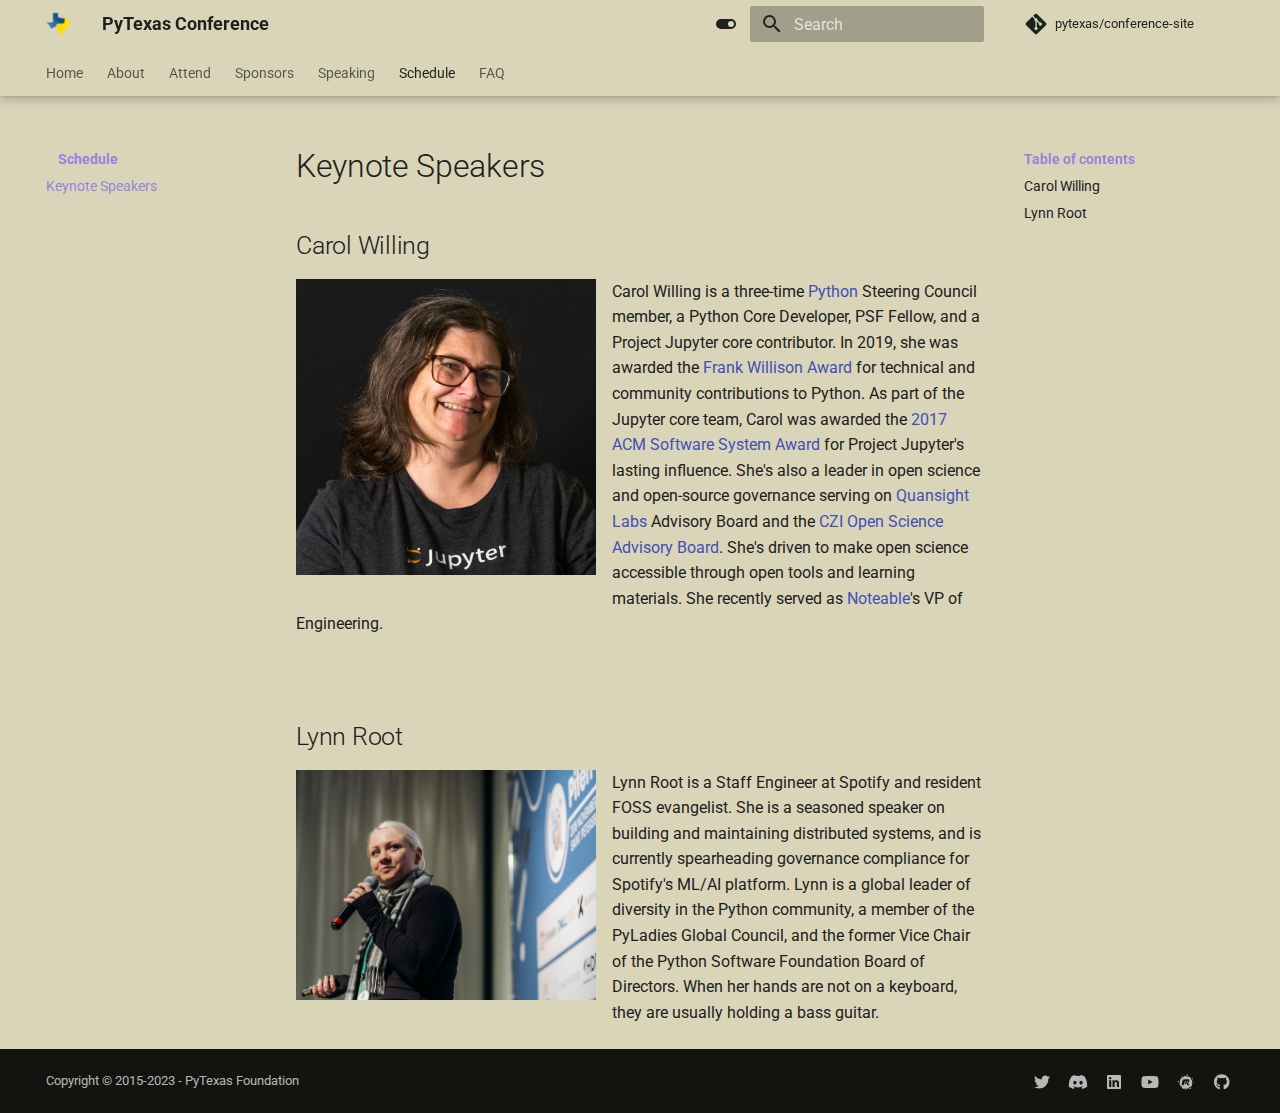
<file: schedule/keynotes/index.html>
<!doctype html>
<html lang="en" class="no-js">
  <head>
    
      <meta charset="utf-8">
      <meta name="viewport" content="width=device-width,initial-scale=1">
      
      
        <meta name="author" content="PyTexas Foundation">
      
      
      
        <link rel="prev" href="../speaking/">
      
      
        <link rel="next" href="../../faq/">
      
      
        
      
      
      <link rel="icon" href="../../assets/images/favicon.png">
      <meta name="generator" content="mkdocs-1.5.3, mkdocs-material-9.5.2+insiders-4.47.1">
    
    
      
        <title>Keynote Speakers - PyTexas Conference</title>
      
    
    
      <link rel="stylesheet" href="../../assets/stylesheets/main.78d85e4f.min.css">
      
        
        <link rel="stylesheet" href="../../assets/stylesheets/palette.ab4e12ef.min.css">
      
      


    
    
      
    
    
      
        
        
        <link rel="preconnect" href="https://fonts.gstatic.com" crossorigin>
        <link rel="stylesheet" href="https://fonts.googleapis.com/css?family=Roboto:300,300i,400,400i,700,700i%7CRoboto+Mono:400,400i,700,700i&display=fallback">
        <style>:root{--md-text-font:"Roboto";--md-code-font:"Roboto Mono"}</style>
      
    
    
      <link rel="stylesheet" href="../../stylesheets/extra.css">
    
    <script>__md_scope=new URL("../..",location),__md_hash=e=>[...e].reduce((e,_)=>(e<<5)-e+_.charCodeAt(0),0),__md_get=(e,_=localStorage,t=__md_scope)=>JSON.parse(_.getItem(t.pathname+"."+e)),__md_set=(e,_,t=localStorage,a=__md_scope)=>{try{t.setItem(a.pathname+"."+e,JSON.stringify(_))}catch(e){}}</script>
    
      

    
    
  </head>
  
  
    
    
      
    
    
    
    
    <body dir="ltr" data-md-color-scheme="pytx2024_light" data-md-color-primary="indigo" data-md-color-accent="indigo">
  
    
    <input class="md-toggle" data-md-toggle="drawer" type="checkbox" id="__drawer" autocomplete="off">
    <input class="md-toggle" data-md-toggle="search" type="checkbox" id="__search" autocomplete="off">
    <label class="md-overlay" for="__drawer"></label>
    <div data-md-component="skip">
      
        
        <a href="#keynote-speakers" class="md-skip">
          Skip to content
        </a>
      
    </div>
    <div data-md-component="announce">
      
    </div>
    
    
      

  

<header class="md-header md-header--shadow md-header--lifted" data-md-component="header">
  <nav class="md-header__inner md-grid" aria-label="Header">
    <a href="../.." title="PyTexas Conference" class="md-header__button md-logo" aria-label="PyTexas Conference" data-md-component="logo">
      
  <img src="../../assets/images/pytexas-logo.png" alt="logo">

    </a>
    <label class="md-header__button md-icon" for="__drawer">
      
      <svg xmlns="http://www.w3.org/2000/svg" viewBox="0 0 24 24"><path d="M3 6h18v2H3V6m0 5h18v2H3v-2m0 5h18v2H3v-2Z"/></svg>
    </label>
    <div class="md-header__title" data-md-component="header-title">
      <div class="md-header__ellipsis">
        <div class="md-header__topic">
          <span class="md-ellipsis">
            PyTexas Conference
          </span>
        </div>
        <div class="md-header__topic" data-md-component="header-topic">
          <span class="md-ellipsis">
            
              Keynote Speakers
            
          </span>
        </div>
      </div>
    </div>
    
      
        <form class="md-header__option" data-md-component="palette">
  
    
    
    
    <input class="md-option" data-md-color-media="" data-md-color-scheme="pytx2024_light" data-md-color-primary="indigo" data-md-color-accent="indigo"  aria-label="Switch to dark mode"  type="radio" name="__palette" id="__palette_0">
    
      <label class="md-header__button md-icon" title="Switch to dark mode" for="__palette_1" hidden>
        <svg xmlns="http://www.w3.org/2000/svg" viewBox="0 0 24 24"><path d="M17 7H7a5 5 0 0 0-5 5 5 5 0 0 0 5 5h10a5 5 0 0 0 5-5 5 5 0 0 0-5-5m0 8a3 3 0 0 1-3-3 3 3 0 0 1 3-3 3 3 0 0 1 3 3 3 3 0 0 1-3 3Z"/></svg>
      </label>
    
  
    
    
    
    <input class="md-option" data-md-color-media="" data-md-color-scheme="pytx2024_dark" data-md-color-primary="indigo" data-md-color-accent="indigo"  aria-label="Switch to light mode"  type="radio" name="__palette" id="__palette_1">
    
      <label class="md-header__button md-icon" title="Switch to light mode" for="__palette_0" hidden>
        <svg xmlns="http://www.w3.org/2000/svg" viewBox="0 0 24 24"><path d="M17 6H7c-3.31 0-6 2.69-6 6s2.69 6 6 6h10c3.31 0 6-2.69 6-6s-2.69-6-6-6zm0 10H7c-2.21 0-4-1.79-4-4s1.79-4 4-4h10c2.21 0 4 1.79 4 4s-1.79 4-4 4zM7 9c-1.66 0-3 1.34-3 3s1.34 3 3 3 3-1.34 3-3-1.34-3-3-3z"/></svg>
      </label>
    
  
</form>
      
    
    
      <script>var media,input,key,value,palette=__md_get("__palette");if(palette&&palette.color){"(prefers-color-scheme)"===palette.color.media&&(media=matchMedia("(prefers-color-scheme: light)"),input=document.querySelector(media.matches?"[data-md-color-media='(prefers-color-scheme: light)']":"[data-md-color-media='(prefers-color-scheme: dark)']"),palette.color.media=input.getAttribute("data-md-color-media"),palette.color.scheme=input.getAttribute("data-md-color-scheme"),palette.color.primary=input.getAttribute("data-md-color-primary"),palette.color.accent=input.getAttribute("data-md-color-accent"));for([key,value]of Object.entries(palette.color))document.body.setAttribute("data-md-color-"+key,value)}</script>
    
    
    
      <label class="md-header__button md-icon" for="__search">
        
        <svg xmlns="http://www.w3.org/2000/svg" viewBox="0 0 24 24"><path d="M9.5 3A6.5 6.5 0 0 1 16 9.5c0 1.61-.59 3.09-1.56 4.23l.27.27h.79l5 5-1.5 1.5-5-5v-.79l-.27-.27A6.516 6.516 0 0 1 9.5 16 6.5 6.5 0 0 1 3 9.5 6.5 6.5 0 0 1 9.5 3m0 2C7 5 5 7 5 9.5S7 14 9.5 14 14 12 14 9.5 12 5 9.5 5Z"/></svg>
      </label>
      <div class="md-search" data-md-component="search" role="dialog">
  <label class="md-search__overlay" for="__search"></label>
  <div class="md-search__inner" role="search">
    <form class="md-search__form" name="search">
      <input type="text" class="md-search__input" name="query" aria-label="Search" placeholder="Search" autocapitalize="off" autocorrect="off" autocomplete="off" spellcheck="false" data-md-component="search-query" required>
      <label class="md-search__icon md-icon" for="__search">
        
        <svg xmlns="http://www.w3.org/2000/svg" viewBox="0 0 24 24"><path d="M9.5 3A6.5 6.5 0 0 1 16 9.5c0 1.61-.59 3.09-1.56 4.23l.27.27h.79l5 5-1.5 1.5-5-5v-.79l-.27-.27A6.516 6.516 0 0 1 9.5 16 6.5 6.5 0 0 1 3 9.5 6.5 6.5 0 0 1 9.5 3m0 2C7 5 5 7 5 9.5S7 14 9.5 14 14 12 14 9.5 12 5 9.5 5Z"/></svg>
        
        <svg xmlns="http://www.w3.org/2000/svg" viewBox="0 0 24 24"><path d="M20 11v2H8l5.5 5.5-1.42 1.42L4.16 12l7.92-7.92L13.5 5.5 8 11h12Z"/></svg>
      </label>
      <nav class="md-search__options" aria-label="Search">
        
        <button type="reset" class="md-search__icon md-icon" title="Clear" aria-label="Clear" tabindex="-1">
          
          <svg xmlns="http://www.w3.org/2000/svg" viewBox="0 0 24 24"><path d="M19 6.41 17.59 5 12 10.59 6.41 5 5 6.41 10.59 12 5 17.59 6.41 19 12 13.41 17.59 19 19 17.59 13.41 12 19 6.41Z"/></svg>
        </button>
      </nav>
      
    </form>
    <div class="md-search__output">
      <div class="md-search__scrollwrap" data-md-scrollfix>
        <div class="md-search-result" data-md-component="search-result">
          <div class="md-search-result__meta">
            Initializing search
          </div>
          <ol class="md-search-result__list" role="presentation"></ol>
        </div>
      </div>
    </div>
  </div>
</div>
    
    
      <div class="md-header__source">
        <a href="https://github.com/pytexas/conference-site" title="Go to repository" class="md-source" data-md-component="source">
  <div class="md-source__icon md-icon">
    
    <svg xmlns="http://www.w3.org/2000/svg" viewBox="0 0 448 512"><!--! Font Awesome Free 6.5.1 by @fontawesome - https://fontawesome.com License - https://fontawesome.com/license/free (Icons: CC BY 4.0, Fonts: SIL OFL 1.1, Code: MIT License) Copyright 2023 Fonticons, Inc.--><path d="M439.55 236.05 244 40.45a28.87 28.87 0 0 0-40.81 0l-40.66 40.63 51.52 51.52c27.06-9.14 52.68 16.77 43.39 43.68l49.66 49.66c34.23-11.8 61.18 31 35.47 56.69-26.49 26.49-70.21-2.87-56-37.34L240.22 199v121.85c25.3 12.54 22.26 41.85 9.08 55a34.34 34.34 0 0 1-48.55 0c-17.57-17.6-11.07-46.91 11.25-56v-123c-20.8-8.51-24.6-30.74-18.64-45L142.57 101 8.45 235.14a28.86 28.86 0 0 0 0 40.81l195.61 195.6a28.86 28.86 0 0 0 40.8 0l194.69-194.69a28.86 28.86 0 0 0 0-40.81z"/></svg>
  </div>
  <div class="md-source__repository">
    pytexas/conference-site
  </div>
</a>
      </div>
    
  </nav>
  
    
      
<nav class="md-tabs" aria-label="Tabs" data-md-component="tabs">
  <div class="md-grid">
    <ul class="md-tabs__list">
      
        
  
  
  
    <li class="md-tabs__item">
      <a href="../.." class="md-tabs__link">
        
  
    
  
  Home

      </a>
    </li>
  

      
        
  
  
  
    <li class="md-tabs__item">
      <a href="../../about/" class="md-tabs__link">
        
  
    
  
  About

      </a>
    </li>
  

      
        
  
  
  
    <li class="md-tabs__item">
      <a href="../../attend/" class="md-tabs__link">
        
  
    
  
  Attend

      </a>
    </li>
  

      
        
  
  
  
    
    
      <li class="md-tabs__item">
        <a href="../../sponsors/sponsor-us/" class="md-tabs__link">
          
  
  Sponsors

        </a>
      </li>
    
  

      
        
  
  
  
    <li class="md-tabs__item">
      <a href="../speaking/" class="md-tabs__link">
        
  
    
  
  Speaking

      </a>
    </li>
  

      
        
  
  
    
  
  
    
    
      <li class="md-tabs__item md-tabs__item--active">
        <a href="./" class="md-tabs__link">
          
  
  Schedule

        </a>
      </li>
    
  

      
        
  
  
  
    <li class="md-tabs__item">
      <a href="../../faq/" class="md-tabs__link">
        
  
    
  
  FAQ

      </a>
    </li>
  

      
    </ul>
  </div>
</nav>
    
  
</header>
    
    <div class="md-container" data-md-component="container">
      
      
        
      
      <main class="md-main" data-md-component="main">
        <div class="md-main__inner md-grid">
          
            
              
              <div class="md-sidebar md-sidebar--primary" data-md-component="sidebar" data-md-type="navigation" >
                <div class="md-sidebar__scrollwrap">
                  <div class="md-sidebar__inner">
                    


  


<nav class="md-nav md-nav--primary md-nav--lifted" aria-label="Navigation" data-md-level="0">
  <label class="md-nav__title" for="__drawer">
    <a href="../.." title="PyTexas Conference" class="md-nav__button md-logo" aria-label="PyTexas Conference" data-md-component="logo">
      
  <img src="../../assets/images/pytexas-logo.png" alt="logo">

    </a>
    PyTexas Conference
  </label>
  
    <div class="md-nav__source">
      <a href="https://github.com/pytexas/conference-site" title="Go to repository" class="md-source" data-md-component="source">
  <div class="md-source__icon md-icon">
    
    <svg xmlns="http://www.w3.org/2000/svg" viewBox="0 0 448 512"><!--! Font Awesome Free 6.5.1 by @fontawesome - https://fontawesome.com License - https://fontawesome.com/license/free (Icons: CC BY 4.0, Fonts: SIL OFL 1.1, Code: MIT License) Copyright 2023 Fonticons, Inc.--><path d="M439.55 236.05 244 40.45a28.87 28.87 0 0 0-40.81 0l-40.66 40.63 51.52 51.52c27.06-9.14 52.68 16.77 43.39 43.68l49.66 49.66c34.23-11.8 61.18 31 35.47 56.69-26.49 26.49-70.21-2.87-56-37.34L240.22 199v121.85c25.3 12.54 22.26 41.85 9.08 55a34.34 34.34 0 0 1-48.55 0c-17.57-17.6-11.07-46.91 11.25-56v-123c-20.8-8.51-24.6-30.74-18.64-45L142.57 101 8.45 235.14a28.86 28.86 0 0 0 0 40.81l195.61 195.6a28.86 28.86 0 0 0 40.8 0l194.69-194.69a28.86 28.86 0 0 0 0-40.81z"/></svg>
  </div>
  <div class="md-source__repository">
    pytexas/conference-site
  </div>
</a>
    </div>
  
  <ul class="md-nav__list" data-md-scrollfix>
    
      
      
  
  
  
  
    <li class="md-nav__item">
      <a href="../.." class="md-nav__link">
        
  
  <span class="md-ellipsis">
    
  
    Home
  

    
  </span>
  
  

      </a>
    </li>
  

    
      
      
  
  
  
  
    <li class="md-nav__item">
      <a href="../../about/" class="md-nav__link">
        
  
  <span class="md-ellipsis">
    
  
    About
  

    
  </span>
  
  

      </a>
    </li>
  

    
      
      
  
  
  
  
    <li class="md-nav__item">
      <a href="../../attend/" class="md-nav__link">
        
  
  <span class="md-ellipsis">
    
  
    Attend
  

    
  </span>
  
  

      </a>
    </li>
  

    
      
      
  
  
  
  
    
    
    
    
    
      
      
    
    <li class="md-nav__item md-nav__item--section md-nav__item--nested">
      
        
        
        
        <input class="md-nav__toggle md-toggle " type="checkbox" id="__nav_4" >
        
          
          <label class="md-nav__link" for="__nav_4" id="__nav_4_label" tabindex="">
            
  
  <span class="md-ellipsis">
    
  
    Sponsors
  

    
  </span>
  
  

            <span class="md-nav__icon md-icon"></span>
          </label>
        
        <nav class="md-nav" data-md-level="1" aria-labelledby="__nav_4_label" aria-expanded="false">
          <label class="md-nav__title" for="__nav_4">
            <span class="md-nav__icon md-icon"></span>
            
  
    Sponsors
  

          </label>
          <ul class="md-nav__list" data-md-scrollfix>
            
              
                
  
  
  
  
    <li class="md-nav__item">
      <a href="../../sponsors/sponsor-us/" class="md-nav__link">
        
  
  <span class="md-ellipsis">
    
  
    Sponsor Us
  

    
  </span>
  
  

      </a>
    </li>
  

              
            
              
                
  
  
  
  
    <li class="md-nav__item">
      <a href="../../sponsors/our-sponsors/" class="md-nav__link">
        
  
  <span class="md-ellipsis">
    
  
    Our Sponsors
  

    
  </span>
  
  

      </a>
    </li>
  

              
            
          </ul>
        </nav>
      
    </li>
  

    
      
      
  
  
  
  
    <li class="md-nav__item">
      <a href="../speaking/" class="md-nav__link">
        
  
  <span class="md-ellipsis">
    
  
    Speaking
  

    
  </span>
  
  

      </a>
    </li>
  

    
      
      
  
  
    
  
  
  
    
    
    
    
    
      
      
    
    <li class="md-nav__item md-nav__item--active md-nav__item--section md-nav__item--nested">
      
        
        
        
        <input class="md-nav__toggle md-toggle " type="checkbox" id="__nav_6" checked>
        
          
          <label class="md-nav__link" for="__nav_6" id="__nav_6_label" tabindex="">
            
  
  <span class="md-ellipsis">
    
  
    Schedule
  

    
  </span>
  
  

            <span class="md-nav__icon md-icon"></span>
          </label>
        
        <nav class="md-nav" data-md-level="1" aria-labelledby="__nav_6_label" aria-expanded="true">
          <label class="md-nav__title" for="__nav_6">
            <span class="md-nav__icon md-icon"></span>
            
  
    Schedule
  

          </label>
          <ul class="md-nav__list" data-md-scrollfix>
            
              
                
  
  
    
  
  
  
    <li class="md-nav__item md-nav__item--active">
      
      <input class="md-nav__toggle md-toggle" type="checkbox" id="__toc">
      
      
        
      
      
        <label class="md-nav__link md-nav__link--active" for="__toc">
          
  
  <span class="md-ellipsis">
    
  
    Keynote Speakers
  

    
  </span>
  
  

          <span class="md-nav__icon md-icon"></span>
        </label>
      
      <a href="./" class="md-nav__link md-nav__link--active">
        
  
  <span class="md-ellipsis">
    
  
    Keynote Speakers
  

    
  </span>
  
  

      </a>
      
        

<nav class="md-nav md-nav--secondary" aria-label="Table of contents">
  
  
  
    
  
  
    <label class="md-nav__title" for="__toc">
      <span class="md-nav__icon md-icon"></span>
      Table of contents
    </label>
    <ul class="md-nav__list" data-md-component="toc" data-md-scrollfix>
      
        <li class="md-nav__item">
  <a href="#carol-willing" class="md-nav__link">
    <span class="md-ellipsis">
      
        Carol Willing
      
    </span>
  </a>
  
</li>
      
        <li class="md-nav__item">
  <a href="#lynn-root" class="md-nav__link">
    <span class="md-ellipsis">
      
        Lynn Root
      
    </span>
  </a>
  
</li>
      
    </ul>
  
</nav>
      
    </li>
  

              
            
          </ul>
        </nav>
      
    </li>
  

    
      
      
  
  
  
  
    <li class="md-nav__item">
      <a href="../../faq/" class="md-nav__link">
        
  
  <span class="md-ellipsis">
    
  
    FAQ
  

    
  </span>
  
  

      </a>
    </li>
  

    
  </ul>
</nav>
                  </div>
                </div>
              </div>
            
            
              
              <div class="md-sidebar md-sidebar--secondary" data-md-component="sidebar" data-md-type="toc" >
                <div class="md-sidebar__scrollwrap">
                  <div class="md-sidebar__inner">
                    

<nav class="md-nav md-nav--secondary" aria-label="Table of contents">
  
  
  
    
  
  
    <label class="md-nav__title" for="__toc">
      <span class="md-nav__icon md-icon"></span>
      Table of contents
    </label>
    <ul class="md-nav__list" data-md-component="toc" data-md-scrollfix>
      
        <li class="md-nav__item">
  <a href="#carol-willing" class="md-nav__link">
    <span class="md-ellipsis">
      
        Carol Willing
      
    </span>
  </a>
  
</li>
      
        <li class="md-nav__item">
  <a href="#lynn-root" class="md-nav__link">
    <span class="md-ellipsis">
      
        Lynn Root
      
    </span>
  </a>
  
</li>
      
    </ul>
  
</nav>
                  </div>
                </div>
              </div>
            
          
          
            <div class="md-content" data-md-component="content">
              
              <article class="md-content__inner md-typeset">
                
                  

  
  


<h1 id="keynote-speakers">Keynote Speakers<a class="headerlink" href="#keynote-speakers" title="Permanent link">&para;</a></h1>
<h2 id="carol-willing">Carol Willing<a class="headerlink" href="#carol-willing" title="Permanent link">&para;</a></h2>
<p><img align="left" alt="Carol Willing" src="../../assets/images/carol_willing.jpg" width="300" /></p>
<p>Carol Willing is a three-time <a href="https://python.org">Python</a> Steering Council member, a Python Core Developer, PSF Fellow, and a Project Jupyter core contributor.
In 2019, she was awarded the <a href="https://www.python.org/community/awards/frank-willison/#carol-willing-2019">Frank Willison Award</a> for technical and community contributions to Python.
As part of the Jupyter core team, Carol was awarded the <a href="https://en.wikipedia.org/wiki/ACM_Software_System_Award">2017 ACM Software System Award</a> for Project Jupyter's lasting influence.
She's also a leader in open science and open-source governance serving on <a href="https://labs.quansight.org/">Quansight Labs</a> Advisory Board and the <a href="https://chanzuckerberg.com/science/programs-resources/open-science/#advisory-board">CZI Open Science Advisory Board</a>.
She's driven to make open science accessible through open tools and learning materials.
She recently served as <a href="https://noteable.io">Noteable</a>'s VP of Engineering.</p>
<p><br></p>
<h2 id="lynn-root">Lynn Root<a class="headerlink" href="#lynn-root" title="Permanent link">&para;</a></h2>
<p><img align="left" alt="Lynn Root" src="../../assets/images/lynn_root.jpg" width="300" /></p>
<p>Lynn Root is a Staff Engineer at Spotify and resident FOSS evangelist.
She is a seasoned speaker on building and maintaining distributed systems, and is currently spearheading governance compliance for Spotify's ML/AI platform.
Lynn is a global leader of diversity in the Python community, a member of the PyLadies Global Council, and the former Vice Chair of the Python Software Foundation Board of Directors.
When her hands are not on a keyboard, they are usually holding a bass guitar.</p>












                
              </article>
            </div>
          
          
<script>var target=document.getElementById(location.hash.slice(1));target&&target.name&&(target.checked=target.name.startsWith("__tabbed_"))</script>
        </div>
        
          <button type="button" class="md-top md-icon" data-md-component="top" hidden>
  
  <svg xmlns="http://www.w3.org/2000/svg" viewBox="0 0 24 24"><path d="M13 20h-2V8l-5.5 5.5-1.42-1.42L12 4.16l7.92 7.92-1.42 1.42L13 8v12Z"/></svg>
  Back to top
</button>
        
      </main>
      
        <footer class="md-footer">
  
  <div class="md-footer-meta md-typeset">
    <div class="md-footer-meta__inner md-grid">
      <div class="md-copyright">
  
    <div class="md-copyright__highlight">
      Copyright &copy; 2015-2023 - PyTexas Foundation
    </div>
  
  
</div>
      
        <div class="md-social">
  
    
    
    
    
    <a href="https://twitter.com/pytexas" target="_blank" rel="noopener" title="Twitter" class="md-social__link">
      <svg xmlns="http://www.w3.org/2000/svg" viewBox="0 0 512 512"><!--! Font Awesome Free 6.5.1 by @fontawesome - https://fontawesome.com License - https://fontawesome.com/license/free (Icons: CC BY 4.0, Fonts: SIL OFL 1.1, Code: MIT License) Copyright 2023 Fonticons, Inc.--><path d="M459.37 151.716c.325 4.548.325 9.097.325 13.645 0 138.72-105.583 298.558-298.558 298.558-59.452 0-114.68-17.219-161.137-47.106 8.447.974 16.568 1.299 25.34 1.299 49.055 0 94.213-16.568 130.274-44.832-46.132-.975-84.792-31.188-98.112-72.772 6.498.974 12.995 1.624 19.818 1.624 9.421 0 18.843-1.3 27.614-3.573-48.081-9.747-84.143-51.98-84.143-102.985v-1.299c13.969 7.797 30.214 12.67 47.431 13.319-28.264-18.843-46.781-51.005-46.781-87.391 0-19.492 5.197-37.36 14.294-52.954 51.655 63.675 129.3 105.258 216.365 109.807-1.624-7.797-2.599-15.918-2.599-24.04 0-57.828 46.782-104.934 104.934-104.934 30.213 0 57.502 12.67 76.67 33.137 23.715-4.548 46.456-13.32 66.599-25.34-7.798 24.366-24.366 44.833-46.132 57.827 21.117-2.273 41.584-8.122 60.426-16.243-14.292 20.791-32.161 39.308-52.628 54.253z"/></svg>
    </a>
  
    
    
    
    
    <a href="https://discord.gg/jNPAbcNukj" target="_blank" rel="noopener" title="Discord" class="md-social__link">
      <svg xmlns="http://www.w3.org/2000/svg" viewBox="0 0 640 512"><!--! Font Awesome Free 6.5.1 by @fontawesome - https://fontawesome.com License - https://fontawesome.com/license/free (Icons: CC BY 4.0, Fonts: SIL OFL 1.1, Code: MIT License) Copyright 2023 Fonticons, Inc.--><path d="M524.531 69.836a1.5 1.5 0 0 0-.764-.7A485.065 485.065 0 0 0 404.081 32.03a1.816 1.816 0 0 0-1.923.91 337.461 337.461 0 0 0-14.9 30.6 447.848 447.848 0 0 0-134.426 0 309.541 309.541 0 0 0-15.135-30.6 1.89 1.89 0 0 0-1.924-.91 483.689 483.689 0 0 0-119.688 37.107 1.712 1.712 0 0 0-.788.676C39.068 183.651 18.186 294.69 28.43 404.354a2.016 2.016 0 0 0 .765 1.375 487.666 487.666 0 0 0 146.825 74.189 1.9 1.9 0 0 0 2.063-.676A348.2 348.2 0 0 0 208.12 430.4a1.86 1.86 0 0 0-1.019-2.588 321.173 321.173 0 0 1-45.868-21.853 1.885 1.885 0 0 1-.185-3.126 251.047 251.047 0 0 0 9.109-7.137 1.819 1.819 0 0 1 1.9-.256c96.229 43.917 200.41 43.917 295.5 0a1.812 1.812 0 0 1 1.924.233 234.533 234.533 0 0 0 9.132 7.16 1.884 1.884 0 0 1-.162 3.126 301.407 301.407 0 0 1-45.89 21.83 1.875 1.875 0 0 0-1 2.611 391.055 391.055 0 0 0 30.014 48.815 1.864 1.864 0 0 0 2.063.7A486.048 486.048 0 0 0 610.7 405.729a1.882 1.882 0 0 0 .765-1.352c12.264-126.783-20.532-236.912-86.934-334.541ZM222.491 337.58c-28.972 0-52.844-26.587-52.844-59.239s23.409-59.241 52.844-59.241c29.665 0 53.306 26.82 52.843 59.239 0 32.654-23.41 59.241-52.843 59.241Zm195.38 0c-28.971 0-52.843-26.587-52.843-59.239s23.409-59.241 52.843-59.241c29.667 0 53.307 26.82 52.844 59.239 0 32.654-23.177 59.241-52.844 59.241Z"/></svg>
    </a>
  
    
    
    
    
      
      
    
    <a href="https://www.linkedin.com/company/pytexas-foundation" target="_blank" rel="noopener" title="www.linkedin.com" class="md-social__link">
      <svg xmlns="http://www.w3.org/2000/svg" viewBox="0 0 448 512"><!--! Font Awesome Free 6.5.1 by @fontawesome - https://fontawesome.com License - https://fontawesome.com/license/free (Icons: CC BY 4.0, Fonts: SIL OFL 1.1, Code: MIT License) Copyright 2023 Fonticons, Inc.--><path d="M416 32H31.9C14.3 32 0 46.5 0 64.3v383.4C0 465.5 14.3 480 31.9 480H416c17.6 0 32-14.5 32-32.3V64.3c0-17.8-14.4-32.3-32-32.3zM135.4 416H69V202.2h66.5V416zm-33.2-243c-21.3 0-38.5-17.3-38.5-38.5S80.9 96 102.2 96c21.2 0 38.5 17.3 38.5 38.5 0 21.3-17.2 38.5-38.5 38.5zm282.1 243h-66.4V312c0-24.8-.5-56.7-34.5-56.7-34.6 0-39.9 27-39.9 54.9V416h-66.4V202.2h63.7v29.2h.9c8.9-16.8 30.6-34.5 62.9-34.5 67.2 0 79.7 44.3 79.7 101.9V416z"/></svg>
    </a>
  
    
    
    
    
      
      
    
    <a href="https://www.youtube.com/c/pytexas" target="_blank" rel="noopener" title="www.youtube.com" class="md-social__link">
      <svg xmlns="http://www.w3.org/2000/svg" viewBox="0 0 576 512"><!--! Font Awesome Free 6.5.1 by @fontawesome - https://fontawesome.com License - https://fontawesome.com/license/free (Icons: CC BY 4.0, Fonts: SIL OFL 1.1, Code: MIT License) Copyright 2023 Fonticons, Inc.--><path d="M549.655 124.083c-6.281-23.65-24.787-42.276-48.284-48.597C458.781 64 288 64 288 64S117.22 64 74.629 75.486c-23.497 6.322-42.003 24.947-48.284 48.597-11.412 42.867-11.412 132.305-11.412 132.305s0 89.438 11.412 132.305c6.281 23.65 24.787 41.5 48.284 47.821C117.22 448 288 448 288 448s170.78 0 213.371-11.486c23.497-6.321 42.003-24.171 48.284-47.821 11.412-42.867 11.412-132.305 11.412-132.305s0-89.438-11.412-132.305zm-317.51 213.508V175.185l142.739 81.205-142.739 81.201z"/></svg>
    </a>
  
    
    
    
    
      
      
    
    <a href="https://www.meetup.com/pytexas-virtual-meetup/" target="_blank" rel="noopener" title="www.meetup.com" class="md-social__link">
      <svg xmlns="http://www.w3.org/2000/svg" viewBox="0 0 512 512"><!--! Font Awesome Free 6.5.1 by @fontawesome - https://fontawesome.com License - https://fontawesome.com/license/free (Icons: CC BY 4.0, Fonts: SIL OFL 1.1, Code: MIT License) Copyright 2023 Fonticons, Inc.--><path d="M99 414.3c1.1 5.7-2.3 11.1-8 12.3-5.4 1.1-10.9-2.3-12-8-1.1-5.4 2.3-11.1 7.7-12.3 5.4-1.2 11.1 2.3 12.3 8zm143.1 71.4c-6.3 4.6-8 13.4-3.7 20 4.6 6.6 13.4 8.3 20 3.7 6.3-4.6 8-13.4 3.4-20-4.2-6.5-13.1-8.3-19.7-3.7zm-86-462.3c6.3-1.4 10.3-7.7 8.9-14-1.1-6.6-7.4-10.6-13.7-9.1-6.3 1.4-10.3 7.7-9.1 14 1.4 6.6 7.6 10.6 13.9 9.1zM34.4 226.3c-10-6.9-23.7-4.3-30.6 6-6.9 10-4.3 24 5.7 30.9 10 7.1 23.7 4.6 30.6-5.7 6.9-10.4 4.3-24.1-5.7-31.2zm272-170.9c10.6-6.3 13.7-20 7.7-30.3-6.3-10.6-19.7-14-30-7.7s-13.7 20-7.4 30.6c6 10.3 19.4 13.7 29.7 7.4zm-191.1 58c7.7-5.4 9.4-16 4.3-23.7s-15.7-9.4-23.1-4.3c-7.7 5.4-9.4 16-4.3 23.7 5.1 7.8 15.6 9.5 23.1 4.3zm372.3 156c-7.4 1.7-12.3 9.1-10.6 16.9 1.4 7.4 8.9 12.3 16.3 10.6 7.4-1.4 12.3-8.9 10.6-16.6-1.5-7.4-8.9-12.3-16.3-10.9zm39.7-56.8c-1.1-5.7-6.6-9.1-12-8-5.7 1.1-9.1 6.9-8 12.6 1.1 5.4 6.6 9.1 12.3 8 5.4-1.5 9.1-6.9 7.7-12.6zM447 138.9c-8.6 6-10.6 17.7-4.9 26.3 5.7 8.6 17.4 10.6 26 4.9 8.3-6 10.3-17.7 4.6-26.3-5.7-8.7-17.4-10.9-25.7-4.9zm-6.3 139.4c26.3 43.1 15.1 100-26.3 129.1-17.4 12.3-37.1 17.7-56.9 17.1-12 47.1-69.4 64.6-105.1 32.6-1.1.9-2.6 1.7-3.7 2.9-39.1 27.1-92.3 17.4-119.4-22.3-9.7-14.3-14.6-30.6-15.1-46.9-65.4-10.9-90-94-41.1-139.7-28.3-46.9.6-107.4 53.4-114.9C151.6 70 234.1 38.6 290.1 82c67.4-22.3 136.3 29.4 130.9 101.1 41.1 12.6 52.8 66.9 19.7 95.2zm-70 74.3c-3.1-20.6-40.9-4.6-43.1-27.1-3.1-32 43.7-101.1 40-128-3.4-24-19.4-29.1-33.4-29.4-13.4-.3-16.9 2-21.4 4.6-2.9 1.7-6.6 4.9-11.7-.3-6.3-6-11.1-11.7-19.4-12.9-12.3-2-17.7 2-26.6 9.7-3.4 2.9-12 12.9-20 9.1-3.4-1.7-15.4-7.7-24-11.4-16.3-7.1-40 4.6-48.6 20-12.9 22.9-38 113.1-41.7 125.1-8.6 26.6 10.9 48.6 36.9 47.1 11.1-.6 18.3-4.6 25.4-17.4 4-7.4 41.7-107.7 44.6-112.6 2-3.4 8.9-8 14.6-5.1 5.7 3.1 6.9 9.4 6 15.1-1.1 9.7-28 70.9-28.9 77.7-3.4 22.9 26.9 26.6 38.6 4 3.7-7.1 45.7-92.6 49.4-98.3 4.3-6.3 7.4-8.3 11.7-8 3.1 0 8.3.9 7.1 10.9-1.4 9.4-35.1 72.3-38.9 87.7-4.6 20.6 6.6 41.4 24.9 50.6 11.4 5.7 62.5 15.7 58.5-11.1zm5.7 92.3c-10.3 7.4-12.9 22-5.7 32.6 7.1 10.6 21.4 13.1 32 6 10.6-7.4 13.1-22 6-32.6-7.4-10.6-21.7-13.5-32.3-6z"/></svg>
    </a>
  
    
    
    
    
      
      
    
    <a href="https://github.com/pytexas" target="_blank" rel="noopener" title="github.com" class="md-social__link">
      <svg xmlns="http://www.w3.org/2000/svg" viewBox="0 0 496 512"><!--! Font Awesome Free 6.5.1 by @fontawesome - https://fontawesome.com License - https://fontawesome.com/license/free (Icons: CC BY 4.0, Fonts: SIL OFL 1.1, Code: MIT License) Copyright 2023 Fonticons, Inc.--><path d="M165.9 397.4c0 2-2.3 3.6-5.2 3.6-3.3.3-5.6-1.3-5.6-3.6 0-2 2.3-3.6 5.2-3.6 3-.3 5.6 1.3 5.6 3.6zm-31.1-4.5c-.7 2 1.3 4.3 4.3 4.9 2.6 1 5.6 0 6.2-2s-1.3-4.3-4.3-5.2c-2.6-.7-5.5.3-6.2 2.3zm44.2-1.7c-2.9.7-4.9 2.6-4.6 4.9.3 2 2.9 3.3 5.9 2.6 2.9-.7 4.9-2.6 4.6-4.6-.3-1.9-3-3.2-5.9-2.9zM244.8 8C106.1 8 0 113.3 0 252c0 110.9 69.8 205.8 169.5 239.2 12.8 2.3 17.3-5.6 17.3-12.1 0-6.2-.3-40.4-.3-61.4 0 0-70 15-84.7-29.8 0 0-11.4-29.1-27.8-36.6 0 0-22.9-15.7 1.6-15.4 0 0 24.9 2 38.6 25.8 21.9 38.6 58.6 27.5 72.9 20.9 2.3-16 8.8-27.1 16-33.7-55.9-6.2-112.3-14.3-112.3-110.5 0-27.5 7.6-41.3 23.6-58.9-2.6-6.5-11.1-33.3 2.6-67.9 20.9-6.5 69 27 69 27 20-5.6 41.5-8.5 62.8-8.5s42.8 2.9 62.8 8.5c0 0 48.1-33.6 69-27 13.7 34.7 5.2 61.4 2.6 67.9 16 17.7 25.8 31.5 25.8 58.9 0 96.5-58.9 104.2-114.8 110.5 9.2 7.9 17 22.9 17 46.4 0 33.7-.3 75.4-.3 83.6 0 6.5 4.6 14.4 17.3 12.1C428.2 457.8 496 362.9 496 252 496 113.3 383.5 8 244.8 8zM97.2 352.9c-1.3 1-1 3.3.7 5.2 1.6 1.6 3.9 2.3 5.2 1 1.3-1 1-3.3-.7-5.2-1.6-1.6-3.9-2.3-5.2-1zm-10.8-8.1c-.7 1.3.3 2.9 2.3 3.9 1.6 1 3.6.7 4.3-.7.7-1.3-.3-2.9-2.3-3.9-2-.6-3.6-.3-4.3.7zm32.4 35.6c-1.6 1.3-1 4.3 1.3 6.2 2.3 2.3 5.2 2.6 6.5 1 1.3-1.3.7-4.3-1.3-6.2-2.2-2.3-5.2-2.6-6.5-1zm-11.4-14.7c-1.6 1-1.6 3.6 0 5.9 1.6 2.3 4.3 3.3 5.6 2.3 1.6-1.3 1.6-3.9 0-6.2-1.4-2.3-4-3.3-5.6-2z"/></svg>
    </a>
  
</div>
      
    </div>
  </div>
</footer>
      
    </div>
    <div class="md-dialog" data-md-component="dialog">
      <div class="md-dialog__inner md-typeset"></div>
    </div>
    
    
    <script id="__config" type="application/json">{"base": "../..", "features": ["announce.dismiss", "navigation.tabs", "navigation.tabs.sticky", "navigation.top", "navigation.tracking", "toc.follow"], "search": "../../assets/javascripts/workers/search.1e90e0fb.min.js", "translations": {"clipboard.copied": "Copied to clipboard", "clipboard.copy": "Copy to clipboard", "search.result.more.one": "1 more on this page", "search.result.more.other": "# more on this page", "search.result.none": "No matching documents", "search.result.one": "1 matching document", "search.result.other": "# matching documents", "search.result.placeholder": "Type to start searching", "search.result.term.missing": "Missing", "select.version": "Select version"}}</script>
    
    
      <script src="../../assets/javascripts/bundle.8e8db93a.min.js"></script>
      
    
  </body>
</html>
</file>
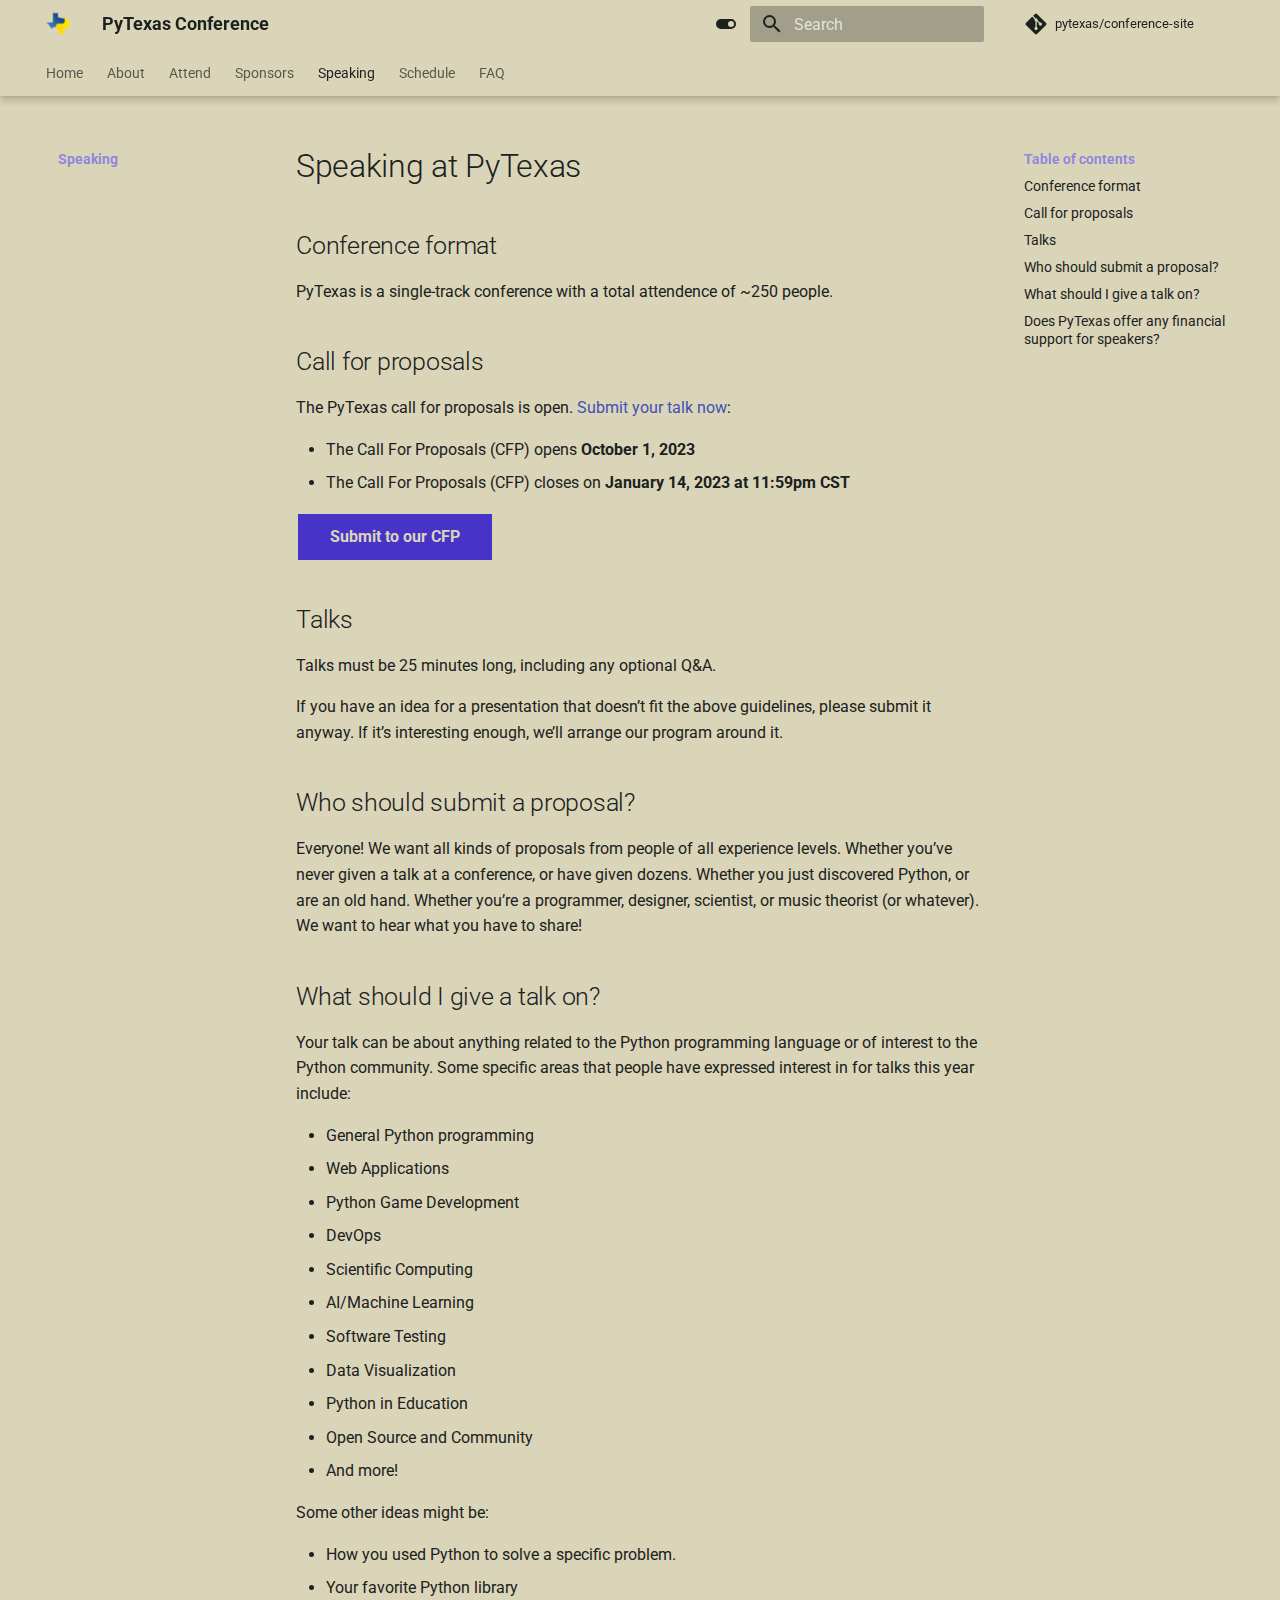
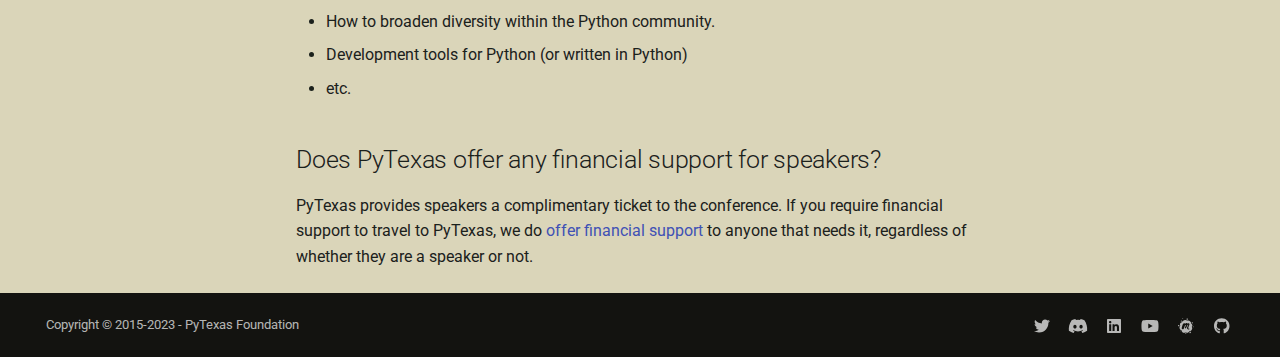
<file: schedule/speaking/index.html>
<!doctype html>
<html lang="en" class="no-js">
  <head>
    
      <meta charset="utf-8">
      <meta name="viewport" content="width=device-width,initial-scale=1">
      
      
        <meta name="author" content="PyTexas Foundation">
      
      
      
        <link rel="prev" href="../../sponsors/our-sponsors/">
      
      
        <link rel="next" href="../keynotes/">
      
      
        
      
      
      <link rel="icon" href="../../assets/images/favicon.png">
      <meta name="generator" content="mkdocs-1.5.3, mkdocs-material-9.5.2+insiders-4.47.1">
    
    
      
        <title>Speaking - PyTexas Conference</title>
      
    
    
      <link rel="stylesheet" href="../../assets/stylesheets/main.78d85e4f.min.css">
      
        
        <link rel="stylesheet" href="../../assets/stylesheets/palette.ab4e12ef.min.css">
      
      


    
    
      
    
    
      
        
        
        <link rel="preconnect" href="https://fonts.gstatic.com" crossorigin>
        <link rel="stylesheet" href="https://fonts.googleapis.com/css?family=Roboto:300,300i,400,400i,700,700i%7CRoboto+Mono:400,400i,700,700i&display=fallback">
        <style>:root{--md-text-font:"Roboto";--md-code-font:"Roboto Mono"}</style>
      
    
    
      <link rel="stylesheet" href="../../stylesheets/extra.css">
    
    <script>__md_scope=new URL("../..",location),__md_hash=e=>[...e].reduce((e,_)=>(e<<5)-e+_.charCodeAt(0),0),__md_get=(e,_=localStorage,t=__md_scope)=>JSON.parse(_.getItem(t.pathname+"."+e)),__md_set=(e,_,t=localStorage,a=__md_scope)=>{try{t.setItem(a.pathname+"."+e,JSON.stringify(_))}catch(e){}}</script>
    
      

    
    
  </head>
  
  
    
    
      
    
    
    
    
    <body dir="ltr" data-md-color-scheme="pytx2024_light" data-md-color-primary="indigo" data-md-color-accent="indigo">
  
    
    <input class="md-toggle" data-md-toggle="drawer" type="checkbox" id="__drawer" autocomplete="off">
    <input class="md-toggle" data-md-toggle="search" type="checkbox" id="__search" autocomplete="off">
    <label class="md-overlay" for="__drawer"></label>
    <div data-md-component="skip">
      
        
        <a href="#speaking-at-pytexas" class="md-skip">
          Skip to content
        </a>
      
    </div>
    <div data-md-component="announce">
      
    </div>
    
    
      

  

<header class="md-header md-header--shadow md-header--lifted" data-md-component="header">
  <nav class="md-header__inner md-grid" aria-label="Header">
    <a href="../.." title="PyTexas Conference" class="md-header__button md-logo" aria-label="PyTexas Conference" data-md-component="logo">
      
  <img src="../../assets/images/pytexas-logo.png" alt="logo">

    </a>
    <label class="md-header__button md-icon" for="__drawer">
      
      <svg xmlns="http://www.w3.org/2000/svg" viewBox="0 0 24 24"><path d="M3 6h18v2H3V6m0 5h18v2H3v-2m0 5h18v2H3v-2Z"/></svg>
    </label>
    <div class="md-header__title" data-md-component="header-title">
      <div class="md-header__ellipsis">
        <div class="md-header__topic">
          <span class="md-ellipsis">
            PyTexas Conference
          </span>
        </div>
        <div class="md-header__topic" data-md-component="header-topic">
          <span class="md-ellipsis">
            
              Speaking
            
          </span>
        </div>
      </div>
    </div>
    
      
        <form class="md-header__option" data-md-component="palette">
  
    
    
    
    <input class="md-option" data-md-color-media="" data-md-color-scheme="pytx2024_light" data-md-color-primary="indigo" data-md-color-accent="indigo"  aria-label="Switch to dark mode"  type="radio" name="__palette" id="__palette_0">
    
      <label class="md-header__button md-icon" title="Switch to dark mode" for="__palette_1" hidden>
        <svg xmlns="http://www.w3.org/2000/svg" viewBox="0 0 24 24"><path d="M17 7H7a5 5 0 0 0-5 5 5 5 0 0 0 5 5h10a5 5 0 0 0 5-5 5 5 0 0 0-5-5m0 8a3 3 0 0 1-3-3 3 3 0 0 1 3-3 3 3 0 0 1 3 3 3 3 0 0 1-3 3Z"/></svg>
      </label>
    
  
    
    
    
    <input class="md-option" data-md-color-media="" data-md-color-scheme="pytx2024_dark" data-md-color-primary="indigo" data-md-color-accent="indigo"  aria-label="Switch to light mode"  type="radio" name="__palette" id="__palette_1">
    
      <label class="md-header__button md-icon" title="Switch to light mode" for="__palette_0" hidden>
        <svg xmlns="http://www.w3.org/2000/svg" viewBox="0 0 24 24"><path d="M17 6H7c-3.31 0-6 2.69-6 6s2.69 6 6 6h10c3.31 0 6-2.69 6-6s-2.69-6-6-6zm0 10H7c-2.21 0-4-1.79-4-4s1.79-4 4-4h10c2.21 0 4 1.79 4 4s-1.79 4-4 4zM7 9c-1.66 0-3 1.34-3 3s1.34 3 3 3 3-1.34 3-3-1.34-3-3-3z"/></svg>
      </label>
    
  
</form>
      
    
    
      <script>var media,input,key,value,palette=__md_get("__palette");if(palette&&palette.color){"(prefers-color-scheme)"===palette.color.media&&(media=matchMedia("(prefers-color-scheme: light)"),input=document.querySelector(media.matches?"[data-md-color-media='(prefers-color-scheme: light)']":"[data-md-color-media='(prefers-color-scheme: dark)']"),palette.color.media=input.getAttribute("data-md-color-media"),palette.color.scheme=input.getAttribute("data-md-color-scheme"),palette.color.primary=input.getAttribute("data-md-color-primary"),palette.color.accent=input.getAttribute("data-md-color-accent"));for([key,value]of Object.entries(palette.color))document.body.setAttribute("data-md-color-"+key,value)}</script>
    
    
    
      <label class="md-header__button md-icon" for="__search">
        
        <svg xmlns="http://www.w3.org/2000/svg" viewBox="0 0 24 24"><path d="M9.5 3A6.5 6.5 0 0 1 16 9.5c0 1.61-.59 3.09-1.56 4.23l.27.27h.79l5 5-1.5 1.5-5-5v-.79l-.27-.27A6.516 6.516 0 0 1 9.5 16 6.5 6.5 0 0 1 3 9.5 6.5 6.5 0 0 1 9.5 3m0 2C7 5 5 7 5 9.5S7 14 9.5 14 14 12 14 9.5 12 5 9.5 5Z"/></svg>
      </label>
      <div class="md-search" data-md-component="search" role="dialog">
  <label class="md-search__overlay" for="__search"></label>
  <div class="md-search__inner" role="search">
    <form class="md-search__form" name="search">
      <input type="text" class="md-search__input" name="query" aria-label="Search" placeholder="Search" autocapitalize="off" autocorrect="off" autocomplete="off" spellcheck="false" data-md-component="search-query" required>
      <label class="md-search__icon md-icon" for="__search">
        
        <svg xmlns="http://www.w3.org/2000/svg" viewBox="0 0 24 24"><path d="M9.5 3A6.5 6.5 0 0 1 16 9.5c0 1.61-.59 3.09-1.56 4.23l.27.27h.79l5 5-1.5 1.5-5-5v-.79l-.27-.27A6.516 6.516 0 0 1 9.5 16 6.5 6.5 0 0 1 3 9.5 6.5 6.5 0 0 1 9.5 3m0 2C7 5 5 7 5 9.5S7 14 9.5 14 14 12 14 9.5 12 5 9.5 5Z"/></svg>
        
        <svg xmlns="http://www.w3.org/2000/svg" viewBox="0 0 24 24"><path d="M20 11v2H8l5.5 5.5-1.42 1.42L4.16 12l7.92-7.92L13.5 5.5 8 11h12Z"/></svg>
      </label>
      <nav class="md-search__options" aria-label="Search">
        
        <button type="reset" class="md-search__icon md-icon" title="Clear" aria-label="Clear" tabindex="-1">
          
          <svg xmlns="http://www.w3.org/2000/svg" viewBox="0 0 24 24"><path d="M19 6.41 17.59 5 12 10.59 6.41 5 5 6.41 10.59 12 5 17.59 6.41 19 12 13.41 17.59 19 19 17.59 13.41 12 19 6.41Z"/></svg>
        </button>
      </nav>
      
    </form>
    <div class="md-search__output">
      <div class="md-search__scrollwrap" data-md-scrollfix>
        <div class="md-search-result" data-md-component="search-result">
          <div class="md-search-result__meta">
            Initializing search
          </div>
          <ol class="md-search-result__list" role="presentation"></ol>
        </div>
      </div>
    </div>
  </div>
</div>
    
    
      <div class="md-header__source">
        <a href="https://github.com/pytexas/conference-site" title="Go to repository" class="md-source" data-md-component="source">
  <div class="md-source__icon md-icon">
    
    <svg xmlns="http://www.w3.org/2000/svg" viewBox="0 0 448 512"><!--! Font Awesome Free 6.5.1 by @fontawesome - https://fontawesome.com License - https://fontawesome.com/license/free (Icons: CC BY 4.0, Fonts: SIL OFL 1.1, Code: MIT License) Copyright 2023 Fonticons, Inc.--><path d="M439.55 236.05 244 40.45a28.87 28.87 0 0 0-40.81 0l-40.66 40.63 51.52 51.52c27.06-9.14 52.68 16.77 43.39 43.68l49.66 49.66c34.23-11.8 61.18 31 35.47 56.69-26.49 26.49-70.21-2.87-56-37.34L240.22 199v121.85c25.3 12.54 22.26 41.85 9.08 55a34.34 34.34 0 0 1-48.55 0c-17.57-17.6-11.07-46.91 11.25-56v-123c-20.8-8.51-24.6-30.74-18.64-45L142.57 101 8.45 235.14a28.86 28.86 0 0 0 0 40.81l195.61 195.6a28.86 28.86 0 0 0 40.8 0l194.69-194.69a28.86 28.86 0 0 0 0-40.81z"/></svg>
  </div>
  <div class="md-source__repository">
    pytexas/conference-site
  </div>
</a>
      </div>
    
  </nav>
  
    
      
<nav class="md-tabs" aria-label="Tabs" data-md-component="tabs">
  <div class="md-grid">
    <ul class="md-tabs__list">
      
        
  
  
  
    <li class="md-tabs__item">
      <a href="../.." class="md-tabs__link">
        
  
    
  
  Home

      </a>
    </li>
  

      
        
  
  
  
    <li class="md-tabs__item">
      <a href="../../about/" class="md-tabs__link">
        
  
    
  
  About

      </a>
    </li>
  

      
        
  
  
  
    <li class="md-tabs__item">
      <a href="../../attend/" class="md-tabs__link">
        
  
    
  
  Attend

      </a>
    </li>
  

      
        
  
  
  
    
    
      <li class="md-tabs__item">
        <a href="../../sponsors/sponsor-us/" class="md-tabs__link">
          
  
  Sponsors

        </a>
      </li>
    
  

      
        
  
  
    
  
  
    <li class="md-tabs__item md-tabs__item--active">
      <a href="./" class="md-tabs__link">
        
  
    
  
  Speaking

      </a>
    </li>
  

      
        
  
  
  
    
    
      <li class="md-tabs__item">
        <a href="../keynotes/" class="md-tabs__link">
          
  
  Schedule

        </a>
      </li>
    
  

      
        
  
  
  
    <li class="md-tabs__item">
      <a href="../../faq/" class="md-tabs__link">
        
  
    
  
  FAQ

      </a>
    </li>
  

      
    </ul>
  </div>
</nav>
    
  
</header>
    
    <div class="md-container" data-md-component="container">
      
      
        
      
      <main class="md-main" data-md-component="main">
        <div class="md-main__inner md-grid">
          
            
              
              <div class="md-sidebar md-sidebar--primary" data-md-component="sidebar" data-md-type="navigation" >
                <div class="md-sidebar__scrollwrap">
                  <div class="md-sidebar__inner">
                    


  


<nav class="md-nav md-nav--primary md-nav--lifted" aria-label="Navigation" data-md-level="0">
  <label class="md-nav__title" for="__drawer">
    <a href="../.." title="PyTexas Conference" class="md-nav__button md-logo" aria-label="PyTexas Conference" data-md-component="logo">
      
  <img src="../../assets/images/pytexas-logo.png" alt="logo">

    </a>
    PyTexas Conference
  </label>
  
    <div class="md-nav__source">
      <a href="https://github.com/pytexas/conference-site" title="Go to repository" class="md-source" data-md-component="source">
  <div class="md-source__icon md-icon">
    
    <svg xmlns="http://www.w3.org/2000/svg" viewBox="0 0 448 512"><!--! Font Awesome Free 6.5.1 by @fontawesome - https://fontawesome.com License - https://fontawesome.com/license/free (Icons: CC BY 4.0, Fonts: SIL OFL 1.1, Code: MIT License) Copyright 2023 Fonticons, Inc.--><path d="M439.55 236.05 244 40.45a28.87 28.87 0 0 0-40.81 0l-40.66 40.63 51.52 51.52c27.06-9.14 52.68 16.77 43.39 43.68l49.66 49.66c34.23-11.8 61.18 31 35.47 56.69-26.49 26.49-70.21-2.87-56-37.34L240.22 199v121.85c25.3 12.54 22.26 41.85 9.08 55a34.34 34.34 0 0 1-48.55 0c-17.57-17.6-11.07-46.91 11.25-56v-123c-20.8-8.51-24.6-30.74-18.64-45L142.57 101 8.45 235.14a28.86 28.86 0 0 0 0 40.81l195.61 195.6a28.86 28.86 0 0 0 40.8 0l194.69-194.69a28.86 28.86 0 0 0 0-40.81z"/></svg>
  </div>
  <div class="md-source__repository">
    pytexas/conference-site
  </div>
</a>
    </div>
  
  <ul class="md-nav__list" data-md-scrollfix>
    
      
      
  
  
  
  
    <li class="md-nav__item">
      <a href="../.." class="md-nav__link">
        
  
  <span class="md-ellipsis">
    
  
    Home
  

    
  </span>
  
  

      </a>
    </li>
  

    
      
      
  
  
  
  
    <li class="md-nav__item">
      <a href="../../about/" class="md-nav__link">
        
  
  <span class="md-ellipsis">
    
  
    About
  

    
  </span>
  
  

      </a>
    </li>
  

    
      
      
  
  
  
  
    <li class="md-nav__item">
      <a href="../../attend/" class="md-nav__link">
        
  
  <span class="md-ellipsis">
    
  
    Attend
  

    
  </span>
  
  

      </a>
    </li>
  

    
      
      
  
  
  
  
    
    
    
    
    
      
      
    
    <li class="md-nav__item md-nav__item--section md-nav__item--nested">
      
        
        
        
        <input class="md-nav__toggle md-toggle " type="checkbox" id="__nav_4" >
        
          
          <label class="md-nav__link" for="__nav_4" id="__nav_4_label" tabindex="">
            
  
  <span class="md-ellipsis">
    
  
    Sponsors
  

    
  </span>
  
  

            <span class="md-nav__icon md-icon"></span>
          </label>
        
        <nav class="md-nav" data-md-level="1" aria-labelledby="__nav_4_label" aria-expanded="false">
          <label class="md-nav__title" for="__nav_4">
            <span class="md-nav__icon md-icon"></span>
            
  
    Sponsors
  

          </label>
          <ul class="md-nav__list" data-md-scrollfix>
            
              
                
  
  
  
  
    <li class="md-nav__item">
      <a href="../../sponsors/sponsor-us/" class="md-nav__link">
        
  
  <span class="md-ellipsis">
    
  
    Sponsor Us
  

    
  </span>
  
  

      </a>
    </li>
  

              
            
              
                
  
  
  
  
    <li class="md-nav__item">
      <a href="../../sponsors/our-sponsors/" class="md-nav__link">
        
  
  <span class="md-ellipsis">
    
  
    Our Sponsors
  

    
  </span>
  
  

      </a>
    </li>
  

              
            
          </ul>
        </nav>
      
    </li>
  

    
      
      
  
  
    
  
  
  
    <li class="md-nav__item md-nav__item--active">
      
      <input class="md-nav__toggle md-toggle" type="checkbox" id="__toc">
      
      
        
      
      
        <label class="md-nav__link md-nav__link--active" for="__toc">
          
  
  <span class="md-ellipsis">
    
  
    Speaking
  

    
  </span>
  
  

          <span class="md-nav__icon md-icon"></span>
        </label>
      
      <a href="./" class="md-nav__link md-nav__link--active">
        
  
  <span class="md-ellipsis">
    
  
    Speaking
  

    
  </span>
  
  

      </a>
      
        

<nav class="md-nav md-nav--secondary" aria-label="Table of contents">
  
  
  
    
  
  
    <label class="md-nav__title" for="__toc">
      <span class="md-nav__icon md-icon"></span>
      Table of contents
    </label>
    <ul class="md-nav__list" data-md-component="toc" data-md-scrollfix>
      
        <li class="md-nav__item">
  <a href="#conference-format" class="md-nav__link">
    <span class="md-ellipsis">
      
        Conference format
      
    </span>
  </a>
  
</li>
      
        <li class="md-nav__item">
  <a href="#call-for-proposals" class="md-nav__link">
    <span class="md-ellipsis">
      
        Call for proposals
      
    </span>
  </a>
  
</li>
      
        <li class="md-nav__item">
  <a href="#talks" class="md-nav__link">
    <span class="md-ellipsis">
      
        Talks
      
    </span>
  </a>
  
</li>
      
        <li class="md-nav__item">
  <a href="#who-should-submit-a-proposal" class="md-nav__link">
    <span class="md-ellipsis">
      
        Who should submit a proposal?
      
    </span>
  </a>
  
</li>
      
        <li class="md-nav__item">
  <a href="#what-should-i-give-a-talk-on" class="md-nav__link">
    <span class="md-ellipsis">
      
        What should I give a talk on?
      
    </span>
  </a>
  
</li>
      
        <li class="md-nav__item">
  <a href="#does-pytexas-offer-any-financial-support-for-speakers" class="md-nav__link">
    <span class="md-ellipsis">
      
        Does PyTexas offer any financial support for speakers?
      
    </span>
  </a>
  
</li>
      
    </ul>
  
</nav>
      
    </li>
  

    
      
      
  
  
  
  
    
    
    
    
    
      
      
    
    <li class="md-nav__item md-nav__item--section md-nav__item--nested">
      
        
        
        
        <input class="md-nav__toggle md-toggle " type="checkbox" id="__nav_6" >
        
          
          <label class="md-nav__link" for="__nav_6" id="__nav_6_label" tabindex="">
            
  
  <span class="md-ellipsis">
    
  
    Schedule
  

    
  </span>
  
  

            <span class="md-nav__icon md-icon"></span>
          </label>
        
        <nav class="md-nav" data-md-level="1" aria-labelledby="__nav_6_label" aria-expanded="false">
          <label class="md-nav__title" for="__nav_6">
            <span class="md-nav__icon md-icon"></span>
            
  
    Schedule
  

          </label>
          <ul class="md-nav__list" data-md-scrollfix>
            
              
                
  
  
  
  
    <li class="md-nav__item">
      <a href="../keynotes/" class="md-nav__link">
        
  
  <span class="md-ellipsis">
    
  
    Keynote Speakers
  

    
  </span>
  
  

      </a>
    </li>
  

              
            
          </ul>
        </nav>
      
    </li>
  

    
      
      
  
  
  
  
    <li class="md-nav__item">
      <a href="../../faq/" class="md-nav__link">
        
  
  <span class="md-ellipsis">
    
  
    FAQ
  

    
  </span>
  
  

      </a>
    </li>
  

    
  </ul>
</nav>
                  </div>
                </div>
              </div>
            
            
              
              <div class="md-sidebar md-sidebar--secondary" data-md-component="sidebar" data-md-type="toc" >
                <div class="md-sidebar__scrollwrap">
                  <div class="md-sidebar__inner">
                    

<nav class="md-nav md-nav--secondary" aria-label="Table of contents">
  
  
  
    
  
  
    <label class="md-nav__title" for="__toc">
      <span class="md-nav__icon md-icon"></span>
      Table of contents
    </label>
    <ul class="md-nav__list" data-md-component="toc" data-md-scrollfix>
      
        <li class="md-nav__item">
  <a href="#conference-format" class="md-nav__link">
    <span class="md-ellipsis">
      
        Conference format
      
    </span>
  </a>
  
</li>
      
        <li class="md-nav__item">
  <a href="#call-for-proposals" class="md-nav__link">
    <span class="md-ellipsis">
      
        Call for proposals
      
    </span>
  </a>
  
</li>
      
        <li class="md-nav__item">
  <a href="#talks" class="md-nav__link">
    <span class="md-ellipsis">
      
        Talks
      
    </span>
  </a>
  
</li>
      
        <li class="md-nav__item">
  <a href="#who-should-submit-a-proposal" class="md-nav__link">
    <span class="md-ellipsis">
      
        Who should submit a proposal?
      
    </span>
  </a>
  
</li>
      
        <li class="md-nav__item">
  <a href="#what-should-i-give-a-talk-on" class="md-nav__link">
    <span class="md-ellipsis">
      
        What should I give a talk on?
      
    </span>
  </a>
  
</li>
      
        <li class="md-nav__item">
  <a href="#does-pytexas-offer-any-financial-support-for-speakers" class="md-nav__link">
    <span class="md-ellipsis">
      
        Does PyTexas offer any financial support for speakers?
      
    </span>
  </a>
  
</li>
      
    </ul>
  
</nav>
                  </div>
                </div>
              </div>
            
          
          
            <div class="md-content" data-md-component="content">
              
              <article class="md-content__inner md-typeset">
                
                  

  
  


<h1 id="speaking-at-pytexas">Speaking at PyTexas<a class="headerlink" href="#speaking-at-pytexas" title="Permanent link">&para;</a></h1>
<h2 id="conference-format">Conference format<a class="headerlink" href="#conference-format" title="Permanent link">&para;</a></h2>
<p>PyTexas is a single-track conference with a total attendence of ~250 people.</p>
<h2 id="call-for-proposals">Call for proposals<a class="headerlink" href="#call-for-proposals" title="Permanent link">&para;</a></h2>
<p>The PyTexas call for proposals is open. <a href="https://pretalx.com/pytexas-2024/">Submit your talk now</a>:</p>
<ul>
<li>The Call For Proposals (CFP) opens <strong>October 1, 2023</strong></li>
<li>The Call For Proposals (CFP) closes on <strong>January 14, 2023 at 11:59pm CST</strong></li>
</ul>
<p><a class="md-button email-button--primary" href="https://pretalx.com/pytexas-2024/">Submit to our CFP</a></p>
<h2 id="talks">Talks<a class="headerlink" href="#talks" title="Permanent link">&para;</a></h2>
<p>Talks must be 25 minutes long, including any optional Q&amp;A.</p>
<p>If you have an idea for a presentation that doesn’t fit the above guidelines, please submit it anyway. If it’s interesting enough, we’ll arrange our program around it.</p>
<h2 id="who-should-submit-a-proposal">Who should submit a proposal?<a class="headerlink" href="#who-should-submit-a-proposal" title="Permanent link">&para;</a></h2>
<p>Everyone! We want all kinds of proposals from people of all experience levels. Whether you’ve never given a talk at a conference, or have given dozens. Whether you just discovered Python, or are an old hand. Whether you’re a programmer, designer, scientist, or music theorist (or whatever). We want to hear what you have to share!</p>
<h2 id="what-should-i-give-a-talk-on">What should I give a talk on?<a class="headerlink" href="#what-should-i-give-a-talk-on" title="Permanent link">&para;</a></h2>
<p>Your talk can be about anything related to the Python programming language or of interest to the Python community. Some specific areas that people have expressed interest in for talks this year include:</p>
<ul>
<li>General Python programming</li>
<li>Web Applications</li>
<li>Python Game Development</li>
<li>DevOps</li>
<li>Scientific Computing</li>
<li>AI/Machine Learning</li>
<li>Software Testing</li>
<li>Data Visualization</li>
<li>Python in Education</li>
<li>Open Source and Community</li>
<li>And more!</li>
</ul>
<p>Some other ideas might be:</p>
<ul>
<li>How you used Python to solve a specific problem.</li>
<li>Your favorite Python library</li>
<li>How to broaden diversity within the Python community.</li>
<li>Development tools for Python (or written in Python)</li>
<li>etc.</li>
</ul>
<h2 id="does-pytexas-offer-any-financial-support-for-speakers">Does PyTexas offer any financial support for speakers?<a class="headerlink" href="#does-pytexas-offer-any-financial-support-for-speakers" title="Permanent link">&para;</a></h2>
<p>PyTexas provides speakers a complimentary ticket to the conference. If you
require financial support to travel to PyTexas, we do 
<a href="/attend/grants">offer financial support</a> to anyone that needs it, regardless of whether they are a speaker or not. </p>












                
              </article>
            </div>
          
          
<script>var target=document.getElementById(location.hash.slice(1));target&&target.name&&(target.checked=target.name.startsWith("__tabbed_"))</script>
        </div>
        
          <button type="button" class="md-top md-icon" data-md-component="top" hidden>
  
  <svg xmlns="http://www.w3.org/2000/svg" viewBox="0 0 24 24"><path d="M13 20h-2V8l-5.5 5.5-1.42-1.42L12 4.16l7.92 7.92-1.42 1.42L13 8v12Z"/></svg>
  Back to top
</button>
        
      </main>
      
        <footer class="md-footer">
  
  <div class="md-footer-meta md-typeset">
    <div class="md-footer-meta__inner md-grid">
      <div class="md-copyright">
  
    <div class="md-copyright__highlight">
      Copyright &copy; 2015-2023 - PyTexas Foundation
    </div>
  
  
</div>
      
        <div class="md-social">
  
    
    
    
    
    <a href="https://twitter.com/pytexas" target="_blank" rel="noopener" title="Twitter" class="md-social__link">
      <svg xmlns="http://www.w3.org/2000/svg" viewBox="0 0 512 512"><!--! Font Awesome Free 6.5.1 by @fontawesome - https://fontawesome.com License - https://fontawesome.com/license/free (Icons: CC BY 4.0, Fonts: SIL OFL 1.1, Code: MIT License) Copyright 2023 Fonticons, Inc.--><path d="M459.37 151.716c.325 4.548.325 9.097.325 13.645 0 138.72-105.583 298.558-298.558 298.558-59.452 0-114.68-17.219-161.137-47.106 8.447.974 16.568 1.299 25.34 1.299 49.055 0 94.213-16.568 130.274-44.832-46.132-.975-84.792-31.188-98.112-72.772 6.498.974 12.995 1.624 19.818 1.624 9.421 0 18.843-1.3 27.614-3.573-48.081-9.747-84.143-51.98-84.143-102.985v-1.299c13.969 7.797 30.214 12.67 47.431 13.319-28.264-18.843-46.781-51.005-46.781-87.391 0-19.492 5.197-37.36 14.294-52.954 51.655 63.675 129.3 105.258 216.365 109.807-1.624-7.797-2.599-15.918-2.599-24.04 0-57.828 46.782-104.934 104.934-104.934 30.213 0 57.502 12.67 76.67 33.137 23.715-4.548 46.456-13.32 66.599-25.34-7.798 24.366-24.366 44.833-46.132 57.827 21.117-2.273 41.584-8.122 60.426-16.243-14.292 20.791-32.161 39.308-52.628 54.253z"/></svg>
    </a>
  
    
    
    
    
    <a href="https://discord.gg/jNPAbcNukj" target="_blank" rel="noopener" title="Discord" class="md-social__link">
      <svg xmlns="http://www.w3.org/2000/svg" viewBox="0 0 640 512"><!--! Font Awesome Free 6.5.1 by @fontawesome - https://fontawesome.com License - https://fontawesome.com/license/free (Icons: CC BY 4.0, Fonts: SIL OFL 1.1, Code: MIT License) Copyright 2023 Fonticons, Inc.--><path d="M524.531 69.836a1.5 1.5 0 0 0-.764-.7A485.065 485.065 0 0 0 404.081 32.03a1.816 1.816 0 0 0-1.923.91 337.461 337.461 0 0 0-14.9 30.6 447.848 447.848 0 0 0-134.426 0 309.541 309.541 0 0 0-15.135-30.6 1.89 1.89 0 0 0-1.924-.91 483.689 483.689 0 0 0-119.688 37.107 1.712 1.712 0 0 0-.788.676C39.068 183.651 18.186 294.69 28.43 404.354a2.016 2.016 0 0 0 .765 1.375 487.666 487.666 0 0 0 146.825 74.189 1.9 1.9 0 0 0 2.063-.676A348.2 348.2 0 0 0 208.12 430.4a1.86 1.86 0 0 0-1.019-2.588 321.173 321.173 0 0 1-45.868-21.853 1.885 1.885 0 0 1-.185-3.126 251.047 251.047 0 0 0 9.109-7.137 1.819 1.819 0 0 1 1.9-.256c96.229 43.917 200.41 43.917 295.5 0a1.812 1.812 0 0 1 1.924.233 234.533 234.533 0 0 0 9.132 7.16 1.884 1.884 0 0 1-.162 3.126 301.407 301.407 0 0 1-45.89 21.83 1.875 1.875 0 0 0-1 2.611 391.055 391.055 0 0 0 30.014 48.815 1.864 1.864 0 0 0 2.063.7A486.048 486.048 0 0 0 610.7 405.729a1.882 1.882 0 0 0 .765-1.352c12.264-126.783-20.532-236.912-86.934-334.541ZM222.491 337.58c-28.972 0-52.844-26.587-52.844-59.239s23.409-59.241 52.844-59.241c29.665 0 53.306 26.82 52.843 59.239 0 32.654-23.41 59.241-52.843 59.241Zm195.38 0c-28.971 0-52.843-26.587-52.843-59.239s23.409-59.241 52.843-59.241c29.667 0 53.307 26.82 52.844 59.239 0 32.654-23.177 59.241-52.844 59.241Z"/></svg>
    </a>
  
    
    
    
    
      
      
    
    <a href="https://www.linkedin.com/company/pytexas-foundation" target="_blank" rel="noopener" title="www.linkedin.com" class="md-social__link">
      <svg xmlns="http://www.w3.org/2000/svg" viewBox="0 0 448 512"><!--! Font Awesome Free 6.5.1 by @fontawesome - https://fontawesome.com License - https://fontawesome.com/license/free (Icons: CC BY 4.0, Fonts: SIL OFL 1.1, Code: MIT License) Copyright 2023 Fonticons, Inc.--><path d="M416 32H31.9C14.3 32 0 46.5 0 64.3v383.4C0 465.5 14.3 480 31.9 480H416c17.6 0 32-14.5 32-32.3V64.3c0-17.8-14.4-32.3-32-32.3zM135.4 416H69V202.2h66.5V416zm-33.2-243c-21.3 0-38.5-17.3-38.5-38.5S80.9 96 102.2 96c21.2 0 38.5 17.3 38.5 38.5 0 21.3-17.2 38.5-38.5 38.5zm282.1 243h-66.4V312c0-24.8-.5-56.7-34.5-56.7-34.6 0-39.9 27-39.9 54.9V416h-66.4V202.2h63.7v29.2h.9c8.9-16.8 30.6-34.5 62.9-34.5 67.2 0 79.7 44.3 79.7 101.9V416z"/></svg>
    </a>
  
    
    
    
    
      
      
    
    <a href="https://www.youtube.com/c/pytexas" target="_blank" rel="noopener" title="www.youtube.com" class="md-social__link">
      <svg xmlns="http://www.w3.org/2000/svg" viewBox="0 0 576 512"><!--! Font Awesome Free 6.5.1 by @fontawesome - https://fontawesome.com License - https://fontawesome.com/license/free (Icons: CC BY 4.0, Fonts: SIL OFL 1.1, Code: MIT License) Copyright 2023 Fonticons, Inc.--><path d="M549.655 124.083c-6.281-23.65-24.787-42.276-48.284-48.597C458.781 64 288 64 288 64S117.22 64 74.629 75.486c-23.497 6.322-42.003 24.947-48.284 48.597-11.412 42.867-11.412 132.305-11.412 132.305s0 89.438 11.412 132.305c6.281 23.65 24.787 41.5 48.284 47.821C117.22 448 288 448 288 448s170.78 0 213.371-11.486c23.497-6.321 42.003-24.171 48.284-47.821 11.412-42.867 11.412-132.305 11.412-132.305s0-89.438-11.412-132.305zm-317.51 213.508V175.185l142.739 81.205-142.739 81.201z"/></svg>
    </a>
  
    
    
    
    
      
      
    
    <a href="https://www.meetup.com/pytexas-virtual-meetup/" target="_blank" rel="noopener" title="www.meetup.com" class="md-social__link">
      <svg xmlns="http://www.w3.org/2000/svg" viewBox="0 0 512 512"><!--! Font Awesome Free 6.5.1 by @fontawesome - https://fontawesome.com License - https://fontawesome.com/license/free (Icons: CC BY 4.0, Fonts: SIL OFL 1.1, Code: MIT License) Copyright 2023 Fonticons, Inc.--><path d="M99 414.3c1.1 5.7-2.3 11.1-8 12.3-5.4 1.1-10.9-2.3-12-8-1.1-5.4 2.3-11.1 7.7-12.3 5.4-1.2 11.1 2.3 12.3 8zm143.1 71.4c-6.3 4.6-8 13.4-3.7 20 4.6 6.6 13.4 8.3 20 3.7 6.3-4.6 8-13.4 3.4-20-4.2-6.5-13.1-8.3-19.7-3.7zm-86-462.3c6.3-1.4 10.3-7.7 8.9-14-1.1-6.6-7.4-10.6-13.7-9.1-6.3 1.4-10.3 7.7-9.1 14 1.4 6.6 7.6 10.6 13.9 9.1zM34.4 226.3c-10-6.9-23.7-4.3-30.6 6-6.9 10-4.3 24 5.7 30.9 10 7.1 23.7 4.6 30.6-5.7 6.9-10.4 4.3-24.1-5.7-31.2zm272-170.9c10.6-6.3 13.7-20 7.7-30.3-6.3-10.6-19.7-14-30-7.7s-13.7 20-7.4 30.6c6 10.3 19.4 13.7 29.7 7.4zm-191.1 58c7.7-5.4 9.4-16 4.3-23.7s-15.7-9.4-23.1-4.3c-7.7 5.4-9.4 16-4.3 23.7 5.1 7.8 15.6 9.5 23.1 4.3zm372.3 156c-7.4 1.7-12.3 9.1-10.6 16.9 1.4 7.4 8.9 12.3 16.3 10.6 7.4-1.4 12.3-8.9 10.6-16.6-1.5-7.4-8.9-12.3-16.3-10.9zm39.7-56.8c-1.1-5.7-6.6-9.1-12-8-5.7 1.1-9.1 6.9-8 12.6 1.1 5.4 6.6 9.1 12.3 8 5.4-1.5 9.1-6.9 7.7-12.6zM447 138.9c-8.6 6-10.6 17.7-4.9 26.3 5.7 8.6 17.4 10.6 26 4.9 8.3-6 10.3-17.7 4.6-26.3-5.7-8.7-17.4-10.9-25.7-4.9zm-6.3 139.4c26.3 43.1 15.1 100-26.3 129.1-17.4 12.3-37.1 17.7-56.9 17.1-12 47.1-69.4 64.6-105.1 32.6-1.1.9-2.6 1.7-3.7 2.9-39.1 27.1-92.3 17.4-119.4-22.3-9.7-14.3-14.6-30.6-15.1-46.9-65.4-10.9-90-94-41.1-139.7-28.3-46.9.6-107.4 53.4-114.9C151.6 70 234.1 38.6 290.1 82c67.4-22.3 136.3 29.4 130.9 101.1 41.1 12.6 52.8 66.9 19.7 95.2zm-70 74.3c-3.1-20.6-40.9-4.6-43.1-27.1-3.1-32 43.7-101.1 40-128-3.4-24-19.4-29.1-33.4-29.4-13.4-.3-16.9 2-21.4 4.6-2.9 1.7-6.6 4.9-11.7-.3-6.3-6-11.1-11.7-19.4-12.9-12.3-2-17.7 2-26.6 9.7-3.4 2.9-12 12.9-20 9.1-3.4-1.7-15.4-7.7-24-11.4-16.3-7.1-40 4.6-48.6 20-12.9 22.9-38 113.1-41.7 125.1-8.6 26.6 10.9 48.6 36.9 47.1 11.1-.6 18.3-4.6 25.4-17.4 4-7.4 41.7-107.7 44.6-112.6 2-3.4 8.9-8 14.6-5.1 5.7 3.1 6.9 9.4 6 15.1-1.1 9.7-28 70.9-28.9 77.7-3.4 22.9 26.9 26.6 38.6 4 3.7-7.1 45.7-92.6 49.4-98.3 4.3-6.3 7.4-8.3 11.7-8 3.1 0 8.3.9 7.1 10.9-1.4 9.4-35.1 72.3-38.9 87.7-4.6 20.6 6.6 41.4 24.9 50.6 11.4 5.7 62.5 15.7 58.5-11.1zm5.7 92.3c-10.3 7.4-12.9 22-5.7 32.6 7.1 10.6 21.4 13.1 32 6 10.6-7.4 13.1-22 6-32.6-7.4-10.6-21.7-13.5-32.3-6z"/></svg>
    </a>
  
    
    
    
    
      
      
    
    <a href="https://github.com/pytexas" target="_blank" rel="noopener" title="github.com" class="md-social__link">
      <svg xmlns="http://www.w3.org/2000/svg" viewBox="0 0 496 512"><!--! Font Awesome Free 6.5.1 by @fontawesome - https://fontawesome.com License - https://fontawesome.com/license/free (Icons: CC BY 4.0, Fonts: SIL OFL 1.1, Code: MIT License) Copyright 2023 Fonticons, Inc.--><path d="M165.9 397.4c0 2-2.3 3.6-5.2 3.6-3.3.3-5.6-1.3-5.6-3.6 0-2 2.3-3.6 5.2-3.6 3-.3 5.6 1.3 5.6 3.6zm-31.1-4.5c-.7 2 1.3 4.3 4.3 4.9 2.6 1 5.6 0 6.2-2s-1.3-4.3-4.3-5.2c-2.6-.7-5.5.3-6.2 2.3zm44.2-1.7c-2.9.7-4.9 2.6-4.6 4.9.3 2 2.9 3.3 5.9 2.6 2.9-.7 4.9-2.6 4.6-4.6-.3-1.9-3-3.2-5.9-2.9zM244.8 8C106.1 8 0 113.3 0 252c0 110.9 69.8 205.8 169.5 239.2 12.8 2.3 17.3-5.6 17.3-12.1 0-6.2-.3-40.4-.3-61.4 0 0-70 15-84.7-29.8 0 0-11.4-29.1-27.8-36.6 0 0-22.9-15.7 1.6-15.4 0 0 24.9 2 38.6 25.8 21.9 38.6 58.6 27.5 72.9 20.9 2.3-16 8.8-27.1 16-33.7-55.9-6.2-112.3-14.3-112.3-110.5 0-27.5 7.6-41.3 23.6-58.9-2.6-6.5-11.1-33.3 2.6-67.9 20.9-6.5 69 27 69 27 20-5.6 41.5-8.5 62.8-8.5s42.8 2.9 62.8 8.5c0 0 48.1-33.6 69-27 13.7 34.7 5.2 61.4 2.6 67.9 16 17.7 25.8 31.5 25.8 58.9 0 96.5-58.9 104.2-114.8 110.5 9.2 7.9 17 22.9 17 46.4 0 33.7-.3 75.4-.3 83.6 0 6.5 4.6 14.4 17.3 12.1C428.2 457.8 496 362.9 496 252 496 113.3 383.5 8 244.8 8zM97.2 352.9c-1.3 1-1 3.3.7 5.2 1.6 1.6 3.9 2.3 5.2 1 1.3-1 1-3.3-.7-5.2-1.6-1.6-3.9-2.3-5.2-1zm-10.8-8.1c-.7 1.3.3 2.9 2.3 3.9 1.6 1 3.6.7 4.3-.7.7-1.3-.3-2.9-2.3-3.9-2-.6-3.6-.3-4.3.7zm32.4 35.6c-1.6 1.3-1 4.3 1.3 6.2 2.3 2.3 5.2 2.6 6.5 1 1.3-1.3.7-4.3-1.3-6.2-2.2-2.3-5.2-2.6-6.5-1zm-11.4-14.7c-1.6 1-1.6 3.6 0 5.9 1.6 2.3 4.3 3.3 5.6 2.3 1.6-1.3 1.6-3.9 0-6.2-1.4-2.3-4-3.3-5.6-2z"/></svg>
    </a>
  
</div>
      
    </div>
  </div>
</footer>
      
    </div>
    <div class="md-dialog" data-md-component="dialog">
      <div class="md-dialog__inner md-typeset"></div>
    </div>
    
    
    <script id="__config" type="application/json">{"base": "../..", "features": ["announce.dismiss", "navigation.tabs", "navigation.tabs.sticky", "navigation.top", "navigation.tracking", "toc.follow"], "search": "../../assets/javascripts/workers/search.1e90e0fb.min.js", "translations": {"clipboard.copied": "Copied to clipboard", "clipboard.copy": "Copy to clipboard", "search.result.more.one": "1 more on this page", "search.result.more.other": "# more on this page", "search.result.none": "No matching documents", "search.result.one": "1 matching document", "search.result.other": "# matching documents", "search.result.placeholder": "Type to start searching", "search.result.term.missing": "Missing", "select.version": "Select version"}}</script>
    
    
      <script src="../../assets/javascripts/bundle.8e8db93a.min.js"></script>
      
    
  </body>
</html>
</file>
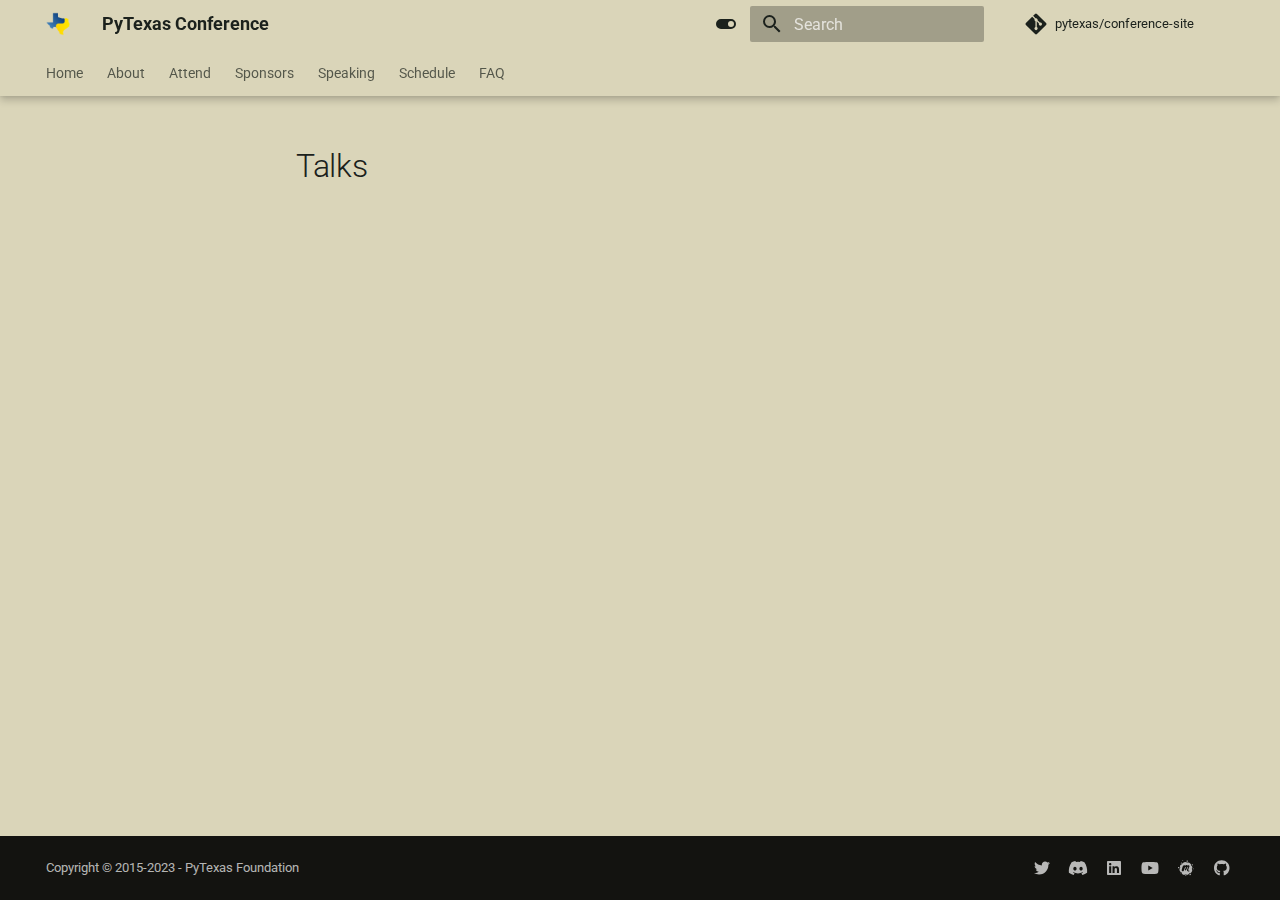
<file: schedule/talks/index.html>
<!doctype html>
<html lang="en" class="no-js">
  <head>
    
      <meta charset="utf-8">
      <meta name="viewport" content="width=device-width,initial-scale=1">
      
      
        <meta name="author" content="PyTexas Foundation">
      
      
      
      
      
        
      
      
      <link rel="icon" href="../../assets/images/favicon.png">
      <meta name="generator" content="mkdocs-1.5.3, mkdocs-material-9.5.2+insiders-4.47.1">
    
    
      
        <title>Talks - PyTexas Conference</title>
      
    
    
      <link rel="stylesheet" href="../../assets/stylesheets/main.78d85e4f.min.css">
      
        
        <link rel="stylesheet" href="../../assets/stylesheets/palette.ab4e12ef.min.css">
      
      


    
    
      
    
    
      
        
        
        <link rel="preconnect" href="https://fonts.gstatic.com" crossorigin>
        <link rel="stylesheet" href="https://fonts.googleapis.com/css?family=Roboto:300,300i,400,400i,700,700i%7CRoboto+Mono:400,400i,700,700i&display=fallback">
        <style>:root{--md-text-font:"Roboto";--md-code-font:"Roboto Mono"}</style>
      
    
    
      <link rel="stylesheet" href="../../stylesheets/extra.css">
    
    <script>__md_scope=new URL("../..",location),__md_hash=e=>[...e].reduce((e,_)=>(e<<5)-e+_.charCodeAt(0),0),__md_get=(e,_=localStorage,t=__md_scope)=>JSON.parse(_.getItem(t.pathname+"."+e)),__md_set=(e,_,t=localStorage,a=__md_scope)=>{try{t.setItem(a.pathname+"."+e,JSON.stringify(_))}catch(e){}}</script>
    
      

    
    
  </head>
  
  
    
    
      
    
    
    
    
    <body dir="ltr" data-md-color-scheme="pytx2024_light" data-md-color-primary="indigo" data-md-color-accent="indigo">
  
    
    <input class="md-toggle" data-md-toggle="drawer" type="checkbox" id="__drawer" autocomplete="off">
    <input class="md-toggle" data-md-toggle="search" type="checkbox" id="__search" autocomplete="off">
    <label class="md-overlay" for="__drawer"></label>
    <div data-md-component="skip">
      
    </div>
    <div data-md-component="announce">
      
    </div>
    
    
      

  

<header class="md-header md-header--shadow md-header--lifted" data-md-component="header">
  <nav class="md-header__inner md-grid" aria-label="Header">
    <a href="../.." title="PyTexas Conference" class="md-header__button md-logo" aria-label="PyTexas Conference" data-md-component="logo">
      
  <img src="../../assets/images/pytexas-logo.png" alt="logo">

    </a>
    <label class="md-header__button md-icon" for="__drawer">
      
      <svg xmlns="http://www.w3.org/2000/svg" viewBox="0 0 24 24"><path d="M3 6h18v2H3V6m0 5h18v2H3v-2m0 5h18v2H3v-2Z"/></svg>
    </label>
    <div class="md-header__title" data-md-component="header-title">
      <div class="md-header__ellipsis">
        <div class="md-header__topic">
          <span class="md-ellipsis">
            PyTexas Conference
          </span>
        </div>
        <div class="md-header__topic" data-md-component="header-topic">
          <span class="md-ellipsis">
            
              Talks
            
          </span>
        </div>
      </div>
    </div>
    
      
        <form class="md-header__option" data-md-component="palette">
  
    
    
    
    <input class="md-option" data-md-color-media="" data-md-color-scheme="pytx2024_light" data-md-color-primary="indigo" data-md-color-accent="indigo"  aria-label="Switch to dark mode"  type="radio" name="__palette" id="__palette_0">
    
      <label class="md-header__button md-icon" title="Switch to dark mode" for="__palette_1" hidden>
        <svg xmlns="http://www.w3.org/2000/svg" viewBox="0 0 24 24"><path d="M17 7H7a5 5 0 0 0-5 5 5 5 0 0 0 5 5h10a5 5 0 0 0 5-5 5 5 0 0 0-5-5m0 8a3 3 0 0 1-3-3 3 3 0 0 1 3-3 3 3 0 0 1 3 3 3 3 0 0 1-3 3Z"/></svg>
      </label>
    
  
    
    
    
    <input class="md-option" data-md-color-media="" data-md-color-scheme="pytx2024_dark" data-md-color-primary="indigo" data-md-color-accent="indigo"  aria-label="Switch to light mode"  type="radio" name="__palette" id="__palette_1">
    
      <label class="md-header__button md-icon" title="Switch to light mode" for="__palette_0" hidden>
        <svg xmlns="http://www.w3.org/2000/svg" viewBox="0 0 24 24"><path d="M17 6H7c-3.31 0-6 2.69-6 6s2.69 6 6 6h10c3.31 0 6-2.69 6-6s-2.69-6-6-6zm0 10H7c-2.21 0-4-1.79-4-4s1.79-4 4-4h10c2.21 0 4 1.79 4 4s-1.79 4-4 4zM7 9c-1.66 0-3 1.34-3 3s1.34 3 3 3 3-1.34 3-3-1.34-3-3-3z"/></svg>
      </label>
    
  
</form>
      
    
    
      <script>var media,input,key,value,palette=__md_get("__palette");if(palette&&palette.color){"(prefers-color-scheme)"===palette.color.media&&(media=matchMedia("(prefers-color-scheme: light)"),input=document.querySelector(media.matches?"[data-md-color-media='(prefers-color-scheme: light)']":"[data-md-color-media='(prefers-color-scheme: dark)']"),palette.color.media=input.getAttribute("data-md-color-media"),palette.color.scheme=input.getAttribute("data-md-color-scheme"),palette.color.primary=input.getAttribute("data-md-color-primary"),palette.color.accent=input.getAttribute("data-md-color-accent"));for([key,value]of Object.entries(palette.color))document.body.setAttribute("data-md-color-"+key,value)}</script>
    
    
    
      <label class="md-header__button md-icon" for="__search">
        
        <svg xmlns="http://www.w3.org/2000/svg" viewBox="0 0 24 24"><path d="M9.5 3A6.5 6.5 0 0 1 16 9.5c0 1.61-.59 3.09-1.56 4.23l.27.27h.79l5 5-1.5 1.5-5-5v-.79l-.27-.27A6.516 6.516 0 0 1 9.5 16 6.5 6.5 0 0 1 3 9.5 6.5 6.5 0 0 1 9.5 3m0 2C7 5 5 7 5 9.5S7 14 9.5 14 14 12 14 9.5 12 5 9.5 5Z"/></svg>
      </label>
      <div class="md-search" data-md-component="search" role="dialog">
  <label class="md-search__overlay" for="__search"></label>
  <div class="md-search__inner" role="search">
    <form class="md-search__form" name="search">
      <input type="text" class="md-search__input" name="query" aria-label="Search" placeholder="Search" autocapitalize="off" autocorrect="off" autocomplete="off" spellcheck="false" data-md-component="search-query" required>
      <label class="md-search__icon md-icon" for="__search">
        
        <svg xmlns="http://www.w3.org/2000/svg" viewBox="0 0 24 24"><path d="M9.5 3A6.5 6.5 0 0 1 16 9.5c0 1.61-.59 3.09-1.56 4.23l.27.27h.79l5 5-1.5 1.5-5-5v-.79l-.27-.27A6.516 6.516 0 0 1 9.5 16 6.5 6.5 0 0 1 3 9.5 6.5 6.5 0 0 1 9.5 3m0 2C7 5 5 7 5 9.5S7 14 9.5 14 14 12 14 9.5 12 5 9.5 5Z"/></svg>
        
        <svg xmlns="http://www.w3.org/2000/svg" viewBox="0 0 24 24"><path d="M20 11v2H8l5.5 5.5-1.42 1.42L4.16 12l7.92-7.92L13.5 5.5 8 11h12Z"/></svg>
      </label>
      <nav class="md-search__options" aria-label="Search">
        
        <button type="reset" class="md-search__icon md-icon" title="Clear" aria-label="Clear" tabindex="-1">
          
          <svg xmlns="http://www.w3.org/2000/svg" viewBox="0 0 24 24"><path d="M19 6.41 17.59 5 12 10.59 6.41 5 5 6.41 10.59 12 5 17.59 6.41 19 12 13.41 17.59 19 19 17.59 13.41 12 19 6.41Z"/></svg>
        </button>
      </nav>
      
    </form>
    <div class="md-search__output">
      <div class="md-search__scrollwrap" data-md-scrollfix>
        <div class="md-search-result" data-md-component="search-result">
          <div class="md-search-result__meta">
            Initializing search
          </div>
          <ol class="md-search-result__list" role="presentation"></ol>
        </div>
      </div>
    </div>
  </div>
</div>
    
    
      <div class="md-header__source">
        <a href="https://github.com/pytexas/conference-site" title="Go to repository" class="md-source" data-md-component="source">
  <div class="md-source__icon md-icon">
    
    <svg xmlns="http://www.w3.org/2000/svg" viewBox="0 0 448 512"><!--! Font Awesome Free 6.5.1 by @fontawesome - https://fontawesome.com License - https://fontawesome.com/license/free (Icons: CC BY 4.0, Fonts: SIL OFL 1.1, Code: MIT License) Copyright 2023 Fonticons, Inc.--><path d="M439.55 236.05 244 40.45a28.87 28.87 0 0 0-40.81 0l-40.66 40.63 51.52 51.52c27.06-9.14 52.68 16.77 43.39 43.68l49.66 49.66c34.23-11.8 61.18 31 35.47 56.69-26.49 26.49-70.21-2.87-56-37.34L240.22 199v121.85c25.3 12.54 22.26 41.85 9.08 55a34.34 34.34 0 0 1-48.55 0c-17.57-17.6-11.07-46.91 11.25-56v-123c-20.8-8.51-24.6-30.74-18.64-45L142.57 101 8.45 235.14a28.86 28.86 0 0 0 0 40.81l195.61 195.6a28.86 28.86 0 0 0 40.8 0l194.69-194.69a28.86 28.86 0 0 0 0-40.81z"/></svg>
  </div>
  <div class="md-source__repository">
    pytexas/conference-site
  </div>
</a>
      </div>
    
  </nav>
  
    
      
<nav class="md-tabs" aria-label="Tabs" data-md-component="tabs">
  <div class="md-grid">
    <ul class="md-tabs__list">
      
        
  
  
  
    <li class="md-tabs__item">
      <a href="../.." class="md-tabs__link">
        
  
    
  
  Home

      </a>
    </li>
  

      
        
  
  
  
    <li class="md-tabs__item">
      <a href="../../about/" class="md-tabs__link">
        
  
    
  
  About

      </a>
    </li>
  

      
        
  
  
  
    <li class="md-tabs__item">
      <a href="../../attend/" class="md-tabs__link">
        
  
    
  
  Attend

      </a>
    </li>
  

      
        
  
  
  
    
    
      <li class="md-tabs__item">
        <a href="../../sponsors/sponsor-us/" class="md-tabs__link">
          
  
  Sponsors

        </a>
      </li>
    
  

      
        
  
  
  
    <li class="md-tabs__item">
      <a href="../speaking/" class="md-tabs__link">
        
  
    
  
  Speaking

      </a>
    </li>
  

      
        
  
  
  
    
    
      <li class="md-tabs__item">
        <a href="../keynotes/" class="md-tabs__link">
          
  
  Schedule

        </a>
      </li>
    
  

      
        
  
  
  
    <li class="md-tabs__item">
      <a href="../../faq/" class="md-tabs__link">
        
  
    
  
  FAQ

      </a>
    </li>
  

      
    </ul>
  </div>
</nav>
    
  
</header>
    
    <div class="md-container" data-md-component="container">
      
      
        
      
      <main class="md-main" data-md-component="main">
        <div class="md-main__inner md-grid">
          
            
              
              <div class="md-sidebar md-sidebar--primary" data-md-component="sidebar" data-md-type="navigation" >
                <div class="md-sidebar__scrollwrap">
                  <div class="md-sidebar__inner">
                    


  


<nav class="md-nav md-nav--primary md-nav--lifted" aria-label="Navigation" data-md-level="0">
  <label class="md-nav__title" for="__drawer">
    <a href="../.." title="PyTexas Conference" class="md-nav__button md-logo" aria-label="PyTexas Conference" data-md-component="logo">
      
  <img src="../../assets/images/pytexas-logo.png" alt="logo">

    </a>
    PyTexas Conference
  </label>
  
    <div class="md-nav__source">
      <a href="https://github.com/pytexas/conference-site" title="Go to repository" class="md-source" data-md-component="source">
  <div class="md-source__icon md-icon">
    
    <svg xmlns="http://www.w3.org/2000/svg" viewBox="0 0 448 512"><!--! Font Awesome Free 6.5.1 by @fontawesome - https://fontawesome.com License - https://fontawesome.com/license/free (Icons: CC BY 4.0, Fonts: SIL OFL 1.1, Code: MIT License) Copyright 2023 Fonticons, Inc.--><path d="M439.55 236.05 244 40.45a28.87 28.87 0 0 0-40.81 0l-40.66 40.63 51.52 51.52c27.06-9.14 52.68 16.77 43.39 43.68l49.66 49.66c34.23-11.8 61.18 31 35.47 56.69-26.49 26.49-70.21-2.87-56-37.34L240.22 199v121.85c25.3 12.54 22.26 41.85 9.08 55a34.34 34.34 0 0 1-48.55 0c-17.57-17.6-11.07-46.91 11.25-56v-123c-20.8-8.51-24.6-30.74-18.64-45L142.57 101 8.45 235.14a28.86 28.86 0 0 0 0 40.81l195.61 195.6a28.86 28.86 0 0 0 40.8 0l194.69-194.69a28.86 28.86 0 0 0 0-40.81z"/></svg>
  </div>
  <div class="md-source__repository">
    pytexas/conference-site
  </div>
</a>
    </div>
  
  <ul class="md-nav__list" data-md-scrollfix>
    
      
      
  
  
  
  
    <li class="md-nav__item">
      <a href="../.." class="md-nav__link">
        
  
  <span class="md-ellipsis">
    
  
    Home
  

    
  </span>
  
  

      </a>
    </li>
  

    
      
      
  
  
  
  
    <li class="md-nav__item">
      <a href="../../about/" class="md-nav__link">
        
  
  <span class="md-ellipsis">
    
  
    About
  

    
  </span>
  
  

      </a>
    </li>
  

    
      
      
  
  
  
  
    <li class="md-nav__item">
      <a href="../../attend/" class="md-nav__link">
        
  
  <span class="md-ellipsis">
    
  
    Attend
  

    
  </span>
  
  

      </a>
    </li>
  

    
      
      
  
  
  
  
    
    
    
    
    
      
      
    
    <li class="md-nav__item md-nav__item--section md-nav__item--nested">
      
        
        
        
        <input class="md-nav__toggle md-toggle " type="checkbox" id="__nav_4" >
        
          
          <label class="md-nav__link" for="__nav_4" id="__nav_4_label" tabindex="">
            
  
  <span class="md-ellipsis">
    
  
    Sponsors
  

    
  </span>
  
  

            <span class="md-nav__icon md-icon"></span>
          </label>
        
        <nav class="md-nav" data-md-level="1" aria-labelledby="__nav_4_label" aria-expanded="false">
          <label class="md-nav__title" for="__nav_4">
            <span class="md-nav__icon md-icon"></span>
            
  
    Sponsors
  

          </label>
          <ul class="md-nav__list" data-md-scrollfix>
            
              
                
  
  
  
  
    <li class="md-nav__item">
      <a href="../../sponsors/sponsor-us/" class="md-nav__link">
        
  
  <span class="md-ellipsis">
    
  
    Sponsor Us
  

    
  </span>
  
  

      </a>
    </li>
  

              
            
              
                
  
  
  
  
    <li class="md-nav__item">
      <a href="../../sponsors/our-sponsors/" class="md-nav__link">
        
  
  <span class="md-ellipsis">
    
  
    Our Sponsors
  

    
  </span>
  
  

      </a>
    </li>
  

              
            
          </ul>
        </nav>
      
    </li>
  

    
      
      
  
  
  
  
    <li class="md-nav__item">
      <a href="../speaking/" class="md-nav__link">
        
  
  <span class="md-ellipsis">
    
  
    Speaking
  

    
  </span>
  
  

      </a>
    </li>
  

    
      
      
  
  
  
  
    
    
    
    
    
      
      
    
    <li class="md-nav__item md-nav__item--section md-nav__item--nested">
      
        
        
        
        <input class="md-nav__toggle md-toggle " type="checkbox" id="__nav_6" >
        
          
          <label class="md-nav__link" for="__nav_6" id="__nav_6_label" tabindex="">
            
  
  <span class="md-ellipsis">
    
  
    Schedule
  

    
  </span>
  
  

            <span class="md-nav__icon md-icon"></span>
          </label>
        
        <nav class="md-nav" data-md-level="1" aria-labelledby="__nav_6_label" aria-expanded="false">
          <label class="md-nav__title" for="__nav_6">
            <span class="md-nav__icon md-icon"></span>
            
  
    Schedule
  

          </label>
          <ul class="md-nav__list" data-md-scrollfix>
            
              
                
  
  
  
  
    <li class="md-nav__item">
      <a href="../keynotes/" class="md-nav__link">
        
  
  <span class="md-ellipsis">
    
  
    Keynote Speakers
  

    
  </span>
  
  

      </a>
    </li>
  

              
            
          </ul>
        </nav>
      
    </li>
  

    
      
      
  
  
  
  
    <li class="md-nav__item">
      <a href="../../faq/" class="md-nav__link">
        
  
  <span class="md-ellipsis">
    
  
    FAQ
  

    
  </span>
  
  

      </a>
    </li>
  

    
  </ul>
</nav>
                  </div>
                </div>
              </div>
            
            
              
              <div class="md-sidebar md-sidebar--secondary" data-md-component="sidebar" data-md-type="toc" >
                <div class="md-sidebar__scrollwrap">
                  <div class="md-sidebar__inner">
                    

<nav class="md-nav md-nav--secondary" aria-label="Table of contents">
  
  
  
  
</nav>
                  </div>
                </div>
              </div>
            
          
          
            <div class="md-content" data-md-component="content">
              
              <article class="md-content__inner md-typeset">
                
                  

  
  


  <h1>Talks</h1>














                
              </article>
            </div>
          
          
<script>var target=document.getElementById(location.hash.slice(1));target&&target.name&&(target.checked=target.name.startsWith("__tabbed_"))</script>
        </div>
        
          <button type="button" class="md-top md-icon" data-md-component="top" hidden>
  
  <svg xmlns="http://www.w3.org/2000/svg" viewBox="0 0 24 24"><path d="M13 20h-2V8l-5.5 5.5-1.42-1.42L12 4.16l7.92 7.92-1.42 1.42L13 8v12Z"/></svg>
  Back to top
</button>
        
      </main>
      
        <footer class="md-footer">
  
  <div class="md-footer-meta md-typeset">
    <div class="md-footer-meta__inner md-grid">
      <div class="md-copyright">
  
    <div class="md-copyright__highlight">
      Copyright &copy; 2015-2023 - PyTexas Foundation
    </div>
  
  
</div>
      
        <div class="md-social">
  
    
    
    
    
    <a href="https://twitter.com/pytexas" target="_blank" rel="noopener" title="Twitter" class="md-social__link">
      <svg xmlns="http://www.w3.org/2000/svg" viewBox="0 0 512 512"><!--! Font Awesome Free 6.5.1 by @fontawesome - https://fontawesome.com License - https://fontawesome.com/license/free (Icons: CC BY 4.0, Fonts: SIL OFL 1.1, Code: MIT License) Copyright 2023 Fonticons, Inc.--><path d="M459.37 151.716c.325 4.548.325 9.097.325 13.645 0 138.72-105.583 298.558-298.558 298.558-59.452 0-114.68-17.219-161.137-47.106 8.447.974 16.568 1.299 25.34 1.299 49.055 0 94.213-16.568 130.274-44.832-46.132-.975-84.792-31.188-98.112-72.772 6.498.974 12.995 1.624 19.818 1.624 9.421 0 18.843-1.3 27.614-3.573-48.081-9.747-84.143-51.98-84.143-102.985v-1.299c13.969 7.797 30.214 12.67 47.431 13.319-28.264-18.843-46.781-51.005-46.781-87.391 0-19.492 5.197-37.36 14.294-52.954 51.655 63.675 129.3 105.258 216.365 109.807-1.624-7.797-2.599-15.918-2.599-24.04 0-57.828 46.782-104.934 104.934-104.934 30.213 0 57.502 12.67 76.67 33.137 23.715-4.548 46.456-13.32 66.599-25.34-7.798 24.366-24.366 44.833-46.132 57.827 21.117-2.273 41.584-8.122 60.426-16.243-14.292 20.791-32.161 39.308-52.628 54.253z"/></svg>
    </a>
  
    
    
    
    
    <a href="https://discord.gg/jNPAbcNukj" target="_blank" rel="noopener" title="Discord" class="md-social__link">
      <svg xmlns="http://www.w3.org/2000/svg" viewBox="0 0 640 512"><!--! Font Awesome Free 6.5.1 by @fontawesome - https://fontawesome.com License - https://fontawesome.com/license/free (Icons: CC BY 4.0, Fonts: SIL OFL 1.1, Code: MIT License) Copyright 2023 Fonticons, Inc.--><path d="M524.531 69.836a1.5 1.5 0 0 0-.764-.7A485.065 485.065 0 0 0 404.081 32.03a1.816 1.816 0 0 0-1.923.91 337.461 337.461 0 0 0-14.9 30.6 447.848 447.848 0 0 0-134.426 0 309.541 309.541 0 0 0-15.135-30.6 1.89 1.89 0 0 0-1.924-.91 483.689 483.689 0 0 0-119.688 37.107 1.712 1.712 0 0 0-.788.676C39.068 183.651 18.186 294.69 28.43 404.354a2.016 2.016 0 0 0 .765 1.375 487.666 487.666 0 0 0 146.825 74.189 1.9 1.9 0 0 0 2.063-.676A348.2 348.2 0 0 0 208.12 430.4a1.86 1.86 0 0 0-1.019-2.588 321.173 321.173 0 0 1-45.868-21.853 1.885 1.885 0 0 1-.185-3.126 251.047 251.047 0 0 0 9.109-7.137 1.819 1.819 0 0 1 1.9-.256c96.229 43.917 200.41 43.917 295.5 0a1.812 1.812 0 0 1 1.924.233 234.533 234.533 0 0 0 9.132 7.16 1.884 1.884 0 0 1-.162 3.126 301.407 301.407 0 0 1-45.89 21.83 1.875 1.875 0 0 0-1 2.611 391.055 391.055 0 0 0 30.014 48.815 1.864 1.864 0 0 0 2.063.7A486.048 486.048 0 0 0 610.7 405.729a1.882 1.882 0 0 0 .765-1.352c12.264-126.783-20.532-236.912-86.934-334.541ZM222.491 337.58c-28.972 0-52.844-26.587-52.844-59.239s23.409-59.241 52.844-59.241c29.665 0 53.306 26.82 52.843 59.239 0 32.654-23.41 59.241-52.843 59.241Zm195.38 0c-28.971 0-52.843-26.587-52.843-59.239s23.409-59.241 52.843-59.241c29.667 0 53.307 26.82 52.844 59.239 0 32.654-23.177 59.241-52.844 59.241Z"/></svg>
    </a>
  
    
    
    
    
      
      
    
    <a href="https://www.linkedin.com/company/pytexas-foundation" target="_blank" rel="noopener" title="www.linkedin.com" class="md-social__link">
      <svg xmlns="http://www.w3.org/2000/svg" viewBox="0 0 448 512"><!--! Font Awesome Free 6.5.1 by @fontawesome - https://fontawesome.com License - https://fontawesome.com/license/free (Icons: CC BY 4.0, Fonts: SIL OFL 1.1, Code: MIT License) Copyright 2023 Fonticons, Inc.--><path d="M416 32H31.9C14.3 32 0 46.5 0 64.3v383.4C0 465.5 14.3 480 31.9 480H416c17.6 0 32-14.5 32-32.3V64.3c0-17.8-14.4-32.3-32-32.3zM135.4 416H69V202.2h66.5V416zm-33.2-243c-21.3 0-38.5-17.3-38.5-38.5S80.9 96 102.2 96c21.2 0 38.5 17.3 38.5 38.5 0 21.3-17.2 38.5-38.5 38.5zm282.1 243h-66.4V312c0-24.8-.5-56.7-34.5-56.7-34.6 0-39.9 27-39.9 54.9V416h-66.4V202.2h63.7v29.2h.9c8.9-16.8 30.6-34.5 62.9-34.5 67.2 0 79.7 44.3 79.7 101.9V416z"/></svg>
    </a>
  
    
    
    
    
      
      
    
    <a href="https://www.youtube.com/c/pytexas" target="_blank" rel="noopener" title="www.youtube.com" class="md-social__link">
      <svg xmlns="http://www.w3.org/2000/svg" viewBox="0 0 576 512"><!--! Font Awesome Free 6.5.1 by @fontawesome - https://fontawesome.com License - https://fontawesome.com/license/free (Icons: CC BY 4.0, Fonts: SIL OFL 1.1, Code: MIT License) Copyright 2023 Fonticons, Inc.--><path d="M549.655 124.083c-6.281-23.65-24.787-42.276-48.284-48.597C458.781 64 288 64 288 64S117.22 64 74.629 75.486c-23.497 6.322-42.003 24.947-48.284 48.597-11.412 42.867-11.412 132.305-11.412 132.305s0 89.438 11.412 132.305c6.281 23.65 24.787 41.5 48.284 47.821C117.22 448 288 448 288 448s170.78 0 213.371-11.486c23.497-6.321 42.003-24.171 48.284-47.821 11.412-42.867 11.412-132.305 11.412-132.305s0-89.438-11.412-132.305zm-317.51 213.508V175.185l142.739 81.205-142.739 81.201z"/></svg>
    </a>
  
    
    
    
    
      
      
    
    <a href="https://www.meetup.com/pytexas-virtual-meetup/" target="_blank" rel="noopener" title="www.meetup.com" class="md-social__link">
      <svg xmlns="http://www.w3.org/2000/svg" viewBox="0 0 512 512"><!--! Font Awesome Free 6.5.1 by @fontawesome - https://fontawesome.com License - https://fontawesome.com/license/free (Icons: CC BY 4.0, Fonts: SIL OFL 1.1, Code: MIT License) Copyright 2023 Fonticons, Inc.--><path d="M99 414.3c1.1 5.7-2.3 11.1-8 12.3-5.4 1.1-10.9-2.3-12-8-1.1-5.4 2.3-11.1 7.7-12.3 5.4-1.2 11.1 2.3 12.3 8zm143.1 71.4c-6.3 4.6-8 13.4-3.7 20 4.6 6.6 13.4 8.3 20 3.7 6.3-4.6 8-13.4 3.4-20-4.2-6.5-13.1-8.3-19.7-3.7zm-86-462.3c6.3-1.4 10.3-7.7 8.9-14-1.1-6.6-7.4-10.6-13.7-9.1-6.3 1.4-10.3 7.7-9.1 14 1.4 6.6 7.6 10.6 13.9 9.1zM34.4 226.3c-10-6.9-23.7-4.3-30.6 6-6.9 10-4.3 24 5.7 30.9 10 7.1 23.7 4.6 30.6-5.7 6.9-10.4 4.3-24.1-5.7-31.2zm272-170.9c10.6-6.3 13.7-20 7.7-30.3-6.3-10.6-19.7-14-30-7.7s-13.7 20-7.4 30.6c6 10.3 19.4 13.7 29.7 7.4zm-191.1 58c7.7-5.4 9.4-16 4.3-23.7s-15.7-9.4-23.1-4.3c-7.7 5.4-9.4 16-4.3 23.7 5.1 7.8 15.6 9.5 23.1 4.3zm372.3 156c-7.4 1.7-12.3 9.1-10.6 16.9 1.4 7.4 8.9 12.3 16.3 10.6 7.4-1.4 12.3-8.9 10.6-16.6-1.5-7.4-8.9-12.3-16.3-10.9zm39.7-56.8c-1.1-5.7-6.6-9.1-12-8-5.7 1.1-9.1 6.9-8 12.6 1.1 5.4 6.6 9.1 12.3 8 5.4-1.5 9.1-6.9 7.7-12.6zM447 138.9c-8.6 6-10.6 17.7-4.9 26.3 5.7 8.6 17.4 10.6 26 4.9 8.3-6 10.3-17.7 4.6-26.3-5.7-8.7-17.4-10.9-25.7-4.9zm-6.3 139.4c26.3 43.1 15.1 100-26.3 129.1-17.4 12.3-37.1 17.7-56.9 17.1-12 47.1-69.4 64.6-105.1 32.6-1.1.9-2.6 1.7-3.7 2.9-39.1 27.1-92.3 17.4-119.4-22.3-9.7-14.3-14.6-30.6-15.1-46.9-65.4-10.9-90-94-41.1-139.7-28.3-46.9.6-107.4 53.4-114.9C151.6 70 234.1 38.6 290.1 82c67.4-22.3 136.3 29.4 130.9 101.1 41.1 12.6 52.8 66.9 19.7 95.2zm-70 74.3c-3.1-20.6-40.9-4.6-43.1-27.1-3.1-32 43.7-101.1 40-128-3.4-24-19.4-29.1-33.4-29.4-13.4-.3-16.9 2-21.4 4.6-2.9 1.7-6.6 4.9-11.7-.3-6.3-6-11.1-11.7-19.4-12.9-12.3-2-17.7 2-26.6 9.7-3.4 2.9-12 12.9-20 9.1-3.4-1.7-15.4-7.7-24-11.4-16.3-7.1-40 4.6-48.6 20-12.9 22.9-38 113.1-41.7 125.1-8.6 26.6 10.9 48.6 36.9 47.1 11.1-.6 18.3-4.6 25.4-17.4 4-7.4 41.7-107.7 44.6-112.6 2-3.4 8.9-8 14.6-5.1 5.7 3.1 6.9 9.4 6 15.1-1.1 9.7-28 70.9-28.9 77.7-3.4 22.9 26.9 26.6 38.6 4 3.7-7.1 45.7-92.6 49.4-98.3 4.3-6.3 7.4-8.3 11.7-8 3.1 0 8.3.9 7.1 10.9-1.4 9.4-35.1 72.3-38.9 87.7-4.6 20.6 6.6 41.4 24.9 50.6 11.4 5.7 62.5 15.7 58.5-11.1zm5.7 92.3c-10.3 7.4-12.9 22-5.7 32.6 7.1 10.6 21.4 13.1 32 6 10.6-7.4 13.1-22 6-32.6-7.4-10.6-21.7-13.5-32.3-6z"/></svg>
    </a>
  
    
    
    
    
      
      
    
    <a href="https://github.com/pytexas" target="_blank" rel="noopener" title="github.com" class="md-social__link">
      <svg xmlns="http://www.w3.org/2000/svg" viewBox="0 0 496 512"><!--! Font Awesome Free 6.5.1 by @fontawesome - https://fontawesome.com License - https://fontawesome.com/license/free (Icons: CC BY 4.0, Fonts: SIL OFL 1.1, Code: MIT License) Copyright 2023 Fonticons, Inc.--><path d="M165.9 397.4c0 2-2.3 3.6-5.2 3.6-3.3.3-5.6-1.3-5.6-3.6 0-2 2.3-3.6 5.2-3.6 3-.3 5.6 1.3 5.6 3.6zm-31.1-4.5c-.7 2 1.3 4.3 4.3 4.9 2.6 1 5.6 0 6.2-2s-1.3-4.3-4.3-5.2c-2.6-.7-5.5.3-6.2 2.3zm44.2-1.7c-2.9.7-4.9 2.6-4.6 4.9.3 2 2.9 3.3 5.9 2.6 2.9-.7 4.9-2.6 4.6-4.6-.3-1.9-3-3.2-5.9-2.9zM244.8 8C106.1 8 0 113.3 0 252c0 110.9 69.8 205.8 169.5 239.2 12.8 2.3 17.3-5.6 17.3-12.1 0-6.2-.3-40.4-.3-61.4 0 0-70 15-84.7-29.8 0 0-11.4-29.1-27.8-36.6 0 0-22.9-15.7 1.6-15.4 0 0 24.9 2 38.6 25.8 21.9 38.6 58.6 27.5 72.9 20.9 2.3-16 8.8-27.1 16-33.7-55.9-6.2-112.3-14.3-112.3-110.5 0-27.5 7.6-41.3 23.6-58.9-2.6-6.5-11.1-33.3 2.6-67.9 20.9-6.5 69 27 69 27 20-5.6 41.5-8.5 62.8-8.5s42.8 2.9 62.8 8.5c0 0 48.1-33.6 69-27 13.7 34.7 5.2 61.4 2.6 67.9 16 17.7 25.8 31.5 25.8 58.9 0 96.5-58.9 104.2-114.8 110.5 9.2 7.9 17 22.9 17 46.4 0 33.7-.3 75.4-.3 83.6 0 6.5 4.6 14.4 17.3 12.1C428.2 457.8 496 362.9 496 252 496 113.3 383.5 8 244.8 8zM97.2 352.9c-1.3 1-1 3.3.7 5.2 1.6 1.6 3.9 2.3 5.2 1 1.3-1 1-3.3-.7-5.2-1.6-1.6-3.9-2.3-5.2-1zm-10.8-8.1c-.7 1.3.3 2.9 2.3 3.9 1.6 1 3.6.7 4.3-.7.7-1.3-.3-2.9-2.3-3.9-2-.6-3.6-.3-4.3.7zm32.4 35.6c-1.6 1.3-1 4.3 1.3 6.2 2.3 2.3 5.2 2.6 6.5 1 1.3-1.3.7-4.3-1.3-6.2-2.2-2.3-5.2-2.6-6.5-1zm-11.4-14.7c-1.6 1-1.6 3.6 0 5.9 1.6 2.3 4.3 3.3 5.6 2.3 1.6-1.3 1.6-3.9 0-6.2-1.4-2.3-4-3.3-5.6-2z"/></svg>
    </a>
  
</div>
      
    </div>
  </div>
</footer>
      
    </div>
    <div class="md-dialog" data-md-component="dialog">
      <div class="md-dialog__inner md-typeset"></div>
    </div>
    
    
    <script id="__config" type="application/json">{"base": "../..", "features": ["announce.dismiss", "navigation.tabs", "navigation.tabs.sticky", "navigation.top", "navigation.tracking", "toc.follow"], "search": "../../assets/javascripts/workers/search.1e90e0fb.min.js", "translations": {"clipboard.copied": "Copied to clipboard", "clipboard.copy": "Copy to clipboard", "search.result.more.one": "1 more on this page", "search.result.more.other": "# more on this page", "search.result.none": "No matching documents", "search.result.one": "1 matching document", "search.result.other": "# matching documents", "search.result.placeholder": "Type to start searching", "search.result.term.missing": "Missing", "select.version": "Select version"}}</script>
    
    
      <script src="../../assets/javascripts/bundle.8e8db93a.min.js"></script>
      
    
  </body>
</html>
</file>
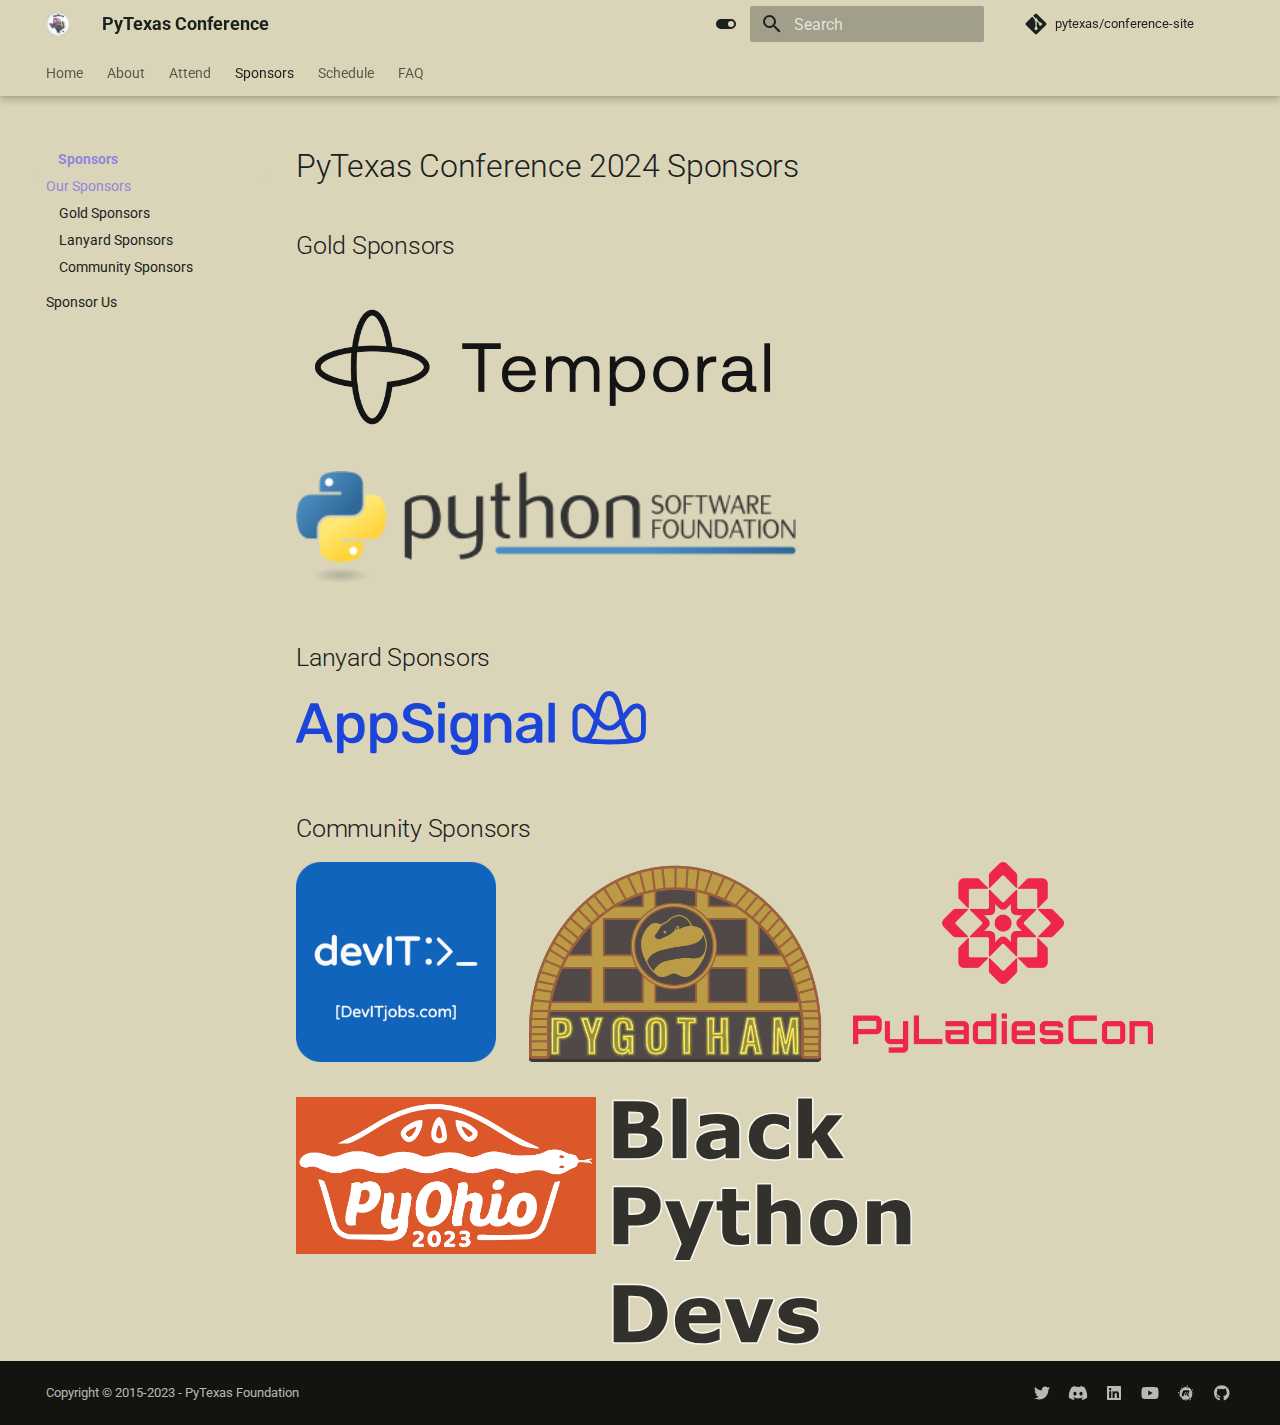
<file: sponsors/our-sponsors/index.html>
<!doctype html>
<html lang="en" class="no-js">
  <head>
    
      <meta charset="utf-8">
      <meta name="viewport" content="width=device-width,initial-scale=1">
      
        <meta name="description" content="PyTexas wouldn't be possible without the support of our sponsors. Be sure to check them out!">
      
      
        <meta name="author" content="PyTexas Foundation">
      
      
        <link rel="canonical" href="https://pytexas.org/2024/sponsors/our-sponsors/">
      
      
        <link rel="prev" href="../../attend/">
      
      
        <link rel="next" href="../sponsor-us/">
      
      
      <link rel="icon" href="../../assets/images/favicon.png">
      <meta name="generator" content="mkdocs-1.5.3, mkdocs-material-9.5.11">
    
    
      
        <title>Our Sponsors - PyTexas Conference</title>
      
    
    
      <link rel="stylesheet" href="../../assets/stylesheets/main.7e359304.min.css">
      
        
        <link rel="stylesheet" href="../../assets/stylesheets/palette.06af60db.min.css">
      
      


    
    
      
    
    
      
        
        
        <link rel="preconnect" href="https://fonts.gstatic.com" crossorigin>
        <link rel="stylesheet" href="https://fonts.googleapis.com/css?family=Roboto:300,300i,400,400i,700,700i%7CRoboto+Mono:400,400i,700,700i&display=fallback">
        <style>:root{--md-text-font:"Roboto";--md-code-font:"Roboto Mono"}</style>
      
    
    
      <link rel="stylesheet" href="../../stylesheets/extra.css">
    
    <script>__md_scope=new URL("../..",location),__md_hash=e=>[...e].reduce((e,_)=>(e<<5)-e+_.charCodeAt(0),0),__md_get=(e,_=localStorage,t=__md_scope)=>JSON.parse(_.getItem(t.pathname+"."+e)),__md_set=(e,_,t=localStorage,a=__md_scope)=>{try{t.setItem(a.pathname+"."+e,JSON.stringify(_))}catch(e){}}</script>
    
      

    
    
      
        <meta  property="og:type"  content="website" >
      
        <meta  property="og:title"  content="Our Sponsors - PyTexas Conference" >
      
        <meta  property="og:description"  content="PyTexas wouldn't be possible without the support of our sponsors. Be sure to check them out!" >
      
        <meta  property="og:image"  content="https://pytexas.org/2024/assets/images/social/sponsors/our-sponsors.png" >
      
        <meta  property="og:image:type"  content="image/png" >
      
        <meta  property="og:image:width"  content="1200" >
      
        <meta  property="og:image:height"  content="630" >
      
        <meta  property="og:url"  content="https://pytexas.org/2024/sponsors/our-sponsors/" >
      
        <meta  name="twitter:card"  content="summary_large_image" >
      
        <meta  name="twitter:title"  content="Our Sponsors - PyTexas Conference" >
      
        <meta  name="twitter:description"  content="PyTexas wouldn't be possible without the support of our sponsors. Be sure to check them out!" >
      
        <meta  name="twitter:image"  content="https://pytexas.org/2024/assets/images/social/sponsors/our-sponsors.png" >
      
    
    
  </head>
  
  
    
    
      
    
    
    
    
    <body dir="ltr" data-md-color-scheme="pytx2024_light" data-md-color-primary="indigo" data-md-color-accent="indigo">
  
    
    <input class="md-toggle" data-md-toggle="drawer" type="checkbox" id="__drawer" autocomplete="off">
    <input class="md-toggle" data-md-toggle="search" type="checkbox" id="__search" autocomplete="off">
    <label class="md-overlay" for="__drawer"></label>
    <div data-md-component="skip">
      
        
        <a href="#pytexas-conference-2024-sponsors" class="md-skip">
          Skip to content
        </a>
      
    </div>
    <div data-md-component="announce">
      
    </div>
    
    
      

  

<header class="md-header md-header--shadow md-header--lifted" data-md-component="header">
  <nav class="md-header__inner md-grid" aria-label="Header">
    <a href="../.." title="PyTexas Conference" class="md-header__button md-logo" aria-label="PyTexas Conference" data-md-component="logo">
      
  <img src="../../assets/images/2024-logo.png" alt="logo">

    </a>
    <label class="md-header__button md-icon" for="__drawer">
      
      <svg xmlns="http://www.w3.org/2000/svg" viewBox="0 0 24 24"><path d="M3 6h18v2H3V6m0 5h18v2H3v-2m0 5h18v2H3v-2Z"/></svg>
    </label>
    <div class="md-header__title" data-md-component="header-title">
      <div class="md-header__ellipsis">
        <div class="md-header__topic">
          <span class="md-ellipsis">
            PyTexas Conference
          </span>
        </div>
        <div class="md-header__topic" data-md-component="header-topic">
          <span class="md-ellipsis">
            
              Our Sponsors
            
          </span>
        </div>
      </div>
    </div>
    
      
        <form class="md-header__option" data-md-component="palette">
  
    
    
    
    <input class="md-option" data-md-color-media="" data-md-color-scheme="pytx2024_light" data-md-color-primary="indigo" data-md-color-accent="indigo"  aria-label="Switch to dark mode"  type="radio" name="__palette" id="__palette_0">
    
      <label class="md-header__button md-icon" title="Switch to dark mode" for="__palette_1" hidden>
        <svg xmlns="http://www.w3.org/2000/svg" viewBox="0 0 24 24"><path d="M17 7H7a5 5 0 0 0-5 5 5 5 0 0 0 5 5h10a5 5 0 0 0 5-5 5 5 0 0 0-5-5m0 8a3 3 0 0 1-3-3 3 3 0 0 1 3-3 3 3 0 0 1 3 3 3 3 0 0 1-3 3Z"/></svg>
      </label>
    
  
    
    
    
    <input class="md-option" data-md-color-media="" data-md-color-scheme="pytx2024_dark" data-md-color-primary="indigo" data-md-color-accent="indigo"  aria-label="Switch to light mode"  type="radio" name="__palette" id="__palette_1">
    
      <label class="md-header__button md-icon" title="Switch to light mode" for="__palette_0" hidden>
        <svg xmlns="http://www.w3.org/2000/svg" viewBox="0 0 24 24"><path d="M17 6H7c-3.31 0-6 2.69-6 6s2.69 6 6 6h10c3.31 0 6-2.69 6-6s-2.69-6-6-6zm0 10H7c-2.21 0-4-1.79-4-4s1.79-4 4-4h10c2.21 0 4 1.79 4 4s-1.79 4-4 4zM7 9c-1.66 0-3 1.34-3 3s1.34 3 3 3 3-1.34 3-3-1.34-3-3-3z"/></svg>
      </label>
    
  
</form>
      
    
    
      <script>var media,input,key,value,palette=__md_get("__palette");if(palette&&palette.color){"(prefers-color-scheme)"===palette.color.media&&(media=matchMedia("(prefers-color-scheme: light)"),input=document.querySelector(media.matches?"[data-md-color-media='(prefers-color-scheme: light)']":"[data-md-color-media='(prefers-color-scheme: dark)']"),palette.color.media=input.getAttribute("data-md-color-media"),palette.color.scheme=input.getAttribute("data-md-color-scheme"),palette.color.primary=input.getAttribute("data-md-color-primary"),palette.color.accent=input.getAttribute("data-md-color-accent"));for([key,value]of Object.entries(palette.color))document.body.setAttribute("data-md-color-"+key,value)}</script>
    
    
    
      <label class="md-header__button md-icon" for="__search">
        
        <svg xmlns="http://www.w3.org/2000/svg" viewBox="0 0 24 24"><path d="M9.5 3A6.5 6.5 0 0 1 16 9.5c0 1.61-.59 3.09-1.56 4.23l.27.27h.79l5 5-1.5 1.5-5-5v-.79l-.27-.27A6.516 6.516 0 0 1 9.5 16 6.5 6.5 0 0 1 3 9.5 6.5 6.5 0 0 1 9.5 3m0 2C7 5 5 7 5 9.5S7 14 9.5 14 14 12 14 9.5 12 5 9.5 5Z"/></svg>
      </label>
      <div class="md-search" data-md-component="search" role="dialog">
  <label class="md-search__overlay" for="__search"></label>
  <div class="md-search__inner" role="search">
    <form class="md-search__form" name="search">
      <input type="text" class="md-search__input" name="query" aria-label="Search" placeholder="Search" autocapitalize="off" autocorrect="off" autocomplete="off" spellcheck="false" data-md-component="search-query" required>
      <label class="md-search__icon md-icon" for="__search">
        
        <svg xmlns="http://www.w3.org/2000/svg" viewBox="0 0 24 24"><path d="M9.5 3A6.5 6.5 0 0 1 16 9.5c0 1.61-.59 3.09-1.56 4.23l.27.27h.79l5 5-1.5 1.5-5-5v-.79l-.27-.27A6.516 6.516 0 0 1 9.5 16 6.5 6.5 0 0 1 3 9.5 6.5 6.5 0 0 1 9.5 3m0 2C7 5 5 7 5 9.5S7 14 9.5 14 14 12 14 9.5 12 5 9.5 5Z"/></svg>
        
        <svg xmlns="http://www.w3.org/2000/svg" viewBox="0 0 24 24"><path d="M20 11v2H8l5.5 5.5-1.42 1.42L4.16 12l7.92-7.92L13.5 5.5 8 11h12Z"/></svg>
      </label>
      <nav class="md-search__options" aria-label="Search">
        
        <button type="reset" class="md-search__icon md-icon" title="Clear" aria-label="Clear" tabindex="-1">
          
          <svg xmlns="http://www.w3.org/2000/svg" viewBox="0 0 24 24"><path d="M19 6.41 17.59 5 12 10.59 6.41 5 5 6.41 10.59 12 5 17.59 6.41 19 12 13.41 17.59 19 19 17.59 13.41 12 19 6.41Z"/></svg>
        </button>
      </nav>
      
    </form>
    <div class="md-search__output">
      <div class="md-search__scrollwrap" data-md-scrollfix>
        <div class="md-search-result" data-md-component="search-result">
          <div class="md-search-result__meta">
            Initializing search
          </div>
          <ol class="md-search-result__list" role="presentation"></ol>
        </div>
      </div>
    </div>
  </div>
</div>
    
    
      <div class="md-header__source">
        <a href="https://github.com/pytexas/conference-site" title="Go to repository" class="md-source" data-md-component="source">
  <div class="md-source__icon md-icon">
    
    <svg xmlns="http://www.w3.org/2000/svg" viewBox="0 0 448 512"><!--! Font Awesome Free 6.5.1 by @fontawesome - https://fontawesome.com License - https://fontawesome.com/license/free (Icons: CC BY 4.0, Fonts: SIL OFL 1.1, Code: MIT License) Copyright 2023 Fonticons, Inc.--><path d="M439.55 236.05 244 40.45a28.87 28.87 0 0 0-40.81 0l-40.66 40.63 51.52 51.52c27.06-9.14 52.68 16.77 43.39 43.68l49.66 49.66c34.23-11.8 61.18 31 35.47 56.69-26.49 26.49-70.21-2.87-56-37.34L240.22 199v121.85c25.3 12.54 22.26 41.85 9.08 55a34.34 34.34 0 0 1-48.55 0c-17.57-17.6-11.07-46.91 11.25-56v-123c-20.8-8.51-24.6-30.74-18.64-45L142.57 101 8.45 235.14a28.86 28.86 0 0 0 0 40.81l195.61 195.6a28.86 28.86 0 0 0 40.8 0l194.69-194.69a28.86 28.86 0 0 0 0-40.81z"/></svg>
  </div>
  <div class="md-source__repository">
    pytexas/conference-site
  </div>
</a>
      </div>
    
  </nav>
  
    
      
<nav class="md-tabs" aria-label="Tabs" data-md-component="tabs">
  <div class="md-grid">
    <ul class="md-tabs__list">
      
        
  
  
  
    <li class="md-tabs__item">
      <a href="../.." class="md-tabs__link">
        
  
    
  
  Home

      </a>
    </li>
  

      
        
  
  
  
    <li class="md-tabs__item">
      <a href="../../about/" class="md-tabs__link">
        
  
    
  
  About

      </a>
    </li>
  

      
        
  
  
  
    <li class="md-tabs__item">
      <a href="../../attend/" class="md-tabs__link">
        
  
    
  
  Attend

      </a>
    </li>
  

      
        
  
  
    
  
  
    
    
      <li class="md-tabs__item md-tabs__item--active">
        <a href="./" class="md-tabs__link">
          
  
  Sponsors

        </a>
      </li>
    
  

      
        
  
  
  
    
    
      <li class="md-tabs__item">
        <a href="../../schedule/full_schedule/" class="md-tabs__link">
          
  
  Schedule

        </a>
      </li>
    
  

      
        
  
  
  
    <li class="md-tabs__item">
      <a href="../../faq/" class="md-tabs__link">
        
  
    
  
  FAQ

      </a>
    </li>
  

      
    </ul>
  </div>
</nav>
    
  
</header>
    
    <div class="md-container" data-md-component="container">
      
      
        
      
      <main class="md-main" data-md-component="main">
        <div class="md-main__inner md-grid">
          
            
              
              <div class="md-sidebar md-sidebar--primary" data-md-component="sidebar" data-md-type="navigation" >
                <div class="md-sidebar__scrollwrap">
                  <div class="md-sidebar__inner">
                    


  


  

<nav class="md-nav md-nav--primary md-nav--lifted md-nav--integrated" aria-label="Navigation" data-md-level="0">
  <label class="md-nav__title" for="__drawer">
    <a href="../.." title="PyTexas Conference" class="md-nav__button md-logo" aria-label="PyTexas Conference" data-md-component="logo">
      
  <img src="../../assets/images/2024-logo.png" alt="logo">

    </a>
    PyTexas Conference
  </label>
  
    <div class="md-nav__source">
      <a href="https://github.com/pytexas/conference-site" title="Go to repository" class="md-source" data-md-component="source">
  <div class="md-source__icon md-icon">
    
    <svg xmlns="http://www.w3.org/2000/svg" viewBox="0 0 448 512"><!--! Font Awesome Free 6.5.1 by @fontawesome - https://fontawesome.com License - https://fontawesome.com/license/free (Icons: CC BY 4.0, Fonts: SIL OFL 1.1, Code: MIT License) Copyright 2023 Fonticons, Inc.--><path d="M439.55 236.05 244 40.45a28.87 28.87 0 0 0-40.81 0l-40.66 40.63 51.52 51.52c27.06-9.14 52.68 16.77 43.39 43.68l49.66 49.66c34.23-11.8 61.18 31 35.47 56.69-26.49 26.49-70.21-2.87-56-37.34L240.22 199v121.85c25.3 12.54 22.26 41.85 9.08 55a34.34 34.34 0 0 1-48.55 0c-17.57-17.6-11.07-46.91 11.25-56v-123c-20.8-8.51-24.6-30.74-18.64-45L142.57 101 8.45 235.14a28.86 28.86 0 0 0 0 40.81l195.61 195.6a28.86 28.86 0 0 0 40.8 0l194.69-194.69a28.86 28.86 0 0 0 0-40.81z"/></svg>
  </div>
  <div class="md-source__repository">
    pytexas/conference-site
  </div>
</a>
    </div>
  
  <ul class="md-nav__list" data-md-scrollfix>
    
      
      
  
  
  
  
    <li class="md-nav__item">
      <a href="../.." class="md-nav__link">
        
  
  <span class="md-ellipsis">
    Home
  </span>
  

      </a>
    </li>
  

    
      
      
  
  
  
  
    <li class="md-nav__item">
      <a href="../../about/" class="md-nav__link">
        
  
  <span class="md-ellipsis">
    About
  </span>
  

      </a>
    </li>
  

    
      
      
  
  
  
  
    <li class="md-nav__item">
      <a href="../../attend/" class="md-nav__link">
        
  
  <span class="md-ellipsis">
    Attend
  </span>
  

      </a>
    </li>
  

    
      
      
  
  
    
  
  
  
    
    
    
      
        
        
      
      
    
    
    <li class="md-nav__item md-nav__item--active md-nav__item--section md-nav__item--nested">
      
        
        
        <input class="md-nav__toggle md-toggle " type="checkbox" id="__nav_4" checked>
        
          
          <label class="md-nav__link" for="__nav_4" id="__nav_4_label" tabindex="">
            
  
  <span class="md-ellipsis">
    Sponsors
  </span>
  

            <span class="md-nav__icon md-icon"></span>
          </label>
        
        <nav class="md-nav" data-md-level="1" aria-labelledby="__nav_4_label" aria-expanded="true">
          <label class="md-nav__title" for="__nav_4">
            <span class="md-nav__icon md-icon"></span>
            Sponsors
          </label>
          <ul class="md-nav__list" data-md-scrollfix>
            
              
                
  
  
    
  
  
  
    <li class="md-nav__item md-nav__item--active">
      
      <input class="md-nav__toggle md-toggle" type="checkbox" id="__toc">
      
      
        
      
      
        <label class="md-nav__link md-nav__link--active" for="__toc">
          
  
  <span class="md-ellipsis">
    Our Sponsors
  </span>
  

          <span class="md-nav__icon md-icon"></span>
        </label>
      
      <a href="./" class="md-nav__link md-nav__link--active">
        
  
  <span class="md-ellipsis">
    Our Sponsors
  </span>
  

      </a>
      
        

<nav class="md-nav md-nav--secondary" aria-label="Table of contents">
  
  
  
    
  
  
    <label class="md-nav__title" for="__toc">
      <span class="md-nav__icon md-icon"></span>
      Table of contents
    </label>
    <ul class="md-nav__list" data-md-component="toc" data-md-scrollfix>
      
        <li class="md-nav__item">
  <a href="#gold-sponsors" class="md-nav__link">
    <span class="md-ellipsis">
      Gold Sponsors
    </span>
  </a>
  
</li>
      
        <li class="md-nav__item">
  <a href="#lanyard-sponsors" class="md-nav__link">
    <span class="md-ellipsis">
      Lanyard Sponsors
    </span>
  </a>
  
</li>
      
        <li class="md-nav__item">
  <a href="#community-sponsors" class="md-nav__link">
    <span class="md-ellipsis">
      Community Sponsors
    </span>
  </a>
  
</li>
      
    </ul>
  
</nav>
      
    </li>
  

              
            
              
                
  
  
  
  
    <li class="md-nav__item">
      <a href="../sponsor-us/" class="md-nav__link">
        
  
  <span class="md-ellipsis">
    Sponsor Us
  </span>
  

      </a>
    </li>
  

              
            
          </ul>
        </nav>
      
    </li>
  

    
      
      
  
  
  
  
    
    
    
      
      
    
    
    <li class="md-nav__item md-nav__item--nested">
      
        
        
        <input class="md-nav__toggle md-toggle " type="checkbox" id="__nav_5" >
        
          
          <label class="md-nav__link" for="__nav_5" id="__nav_5_label" tabindex="0">
            
  
  <span class="md-ellipsis">
    Schedule
  </span>
  

            <span class="md-nav__icon md-icon"></span>
          </label>
        
        <nav class="md-nav" data-md-level="1" aria-labelledby="__nav_5_label" aria-expanded="false">
          <label class="md-nav__title" for="__nav_5">
            <span class="md-nav__icon md-icon"></span>
            Schedule
          </label>
          <ul class="md-nav__list" data-md-scrollfix>
            
              
                
  
  
  
  
    <li class="md-nav__item">
      <a href="../../schedule/full_schedule/" class="md-nav__link">
        
  
  <span class="md-ellipsis">
    Talk Schedule
  </span>
  

      </a>
    </li>
  

              
            
              
                
  
  
  
  
    <li class="md-nav__item">
      <a href="../../schedule/keynotes/" class="md-nav__link">
        
  
  <span class="md-ellipsis">
    Keynote Speakers
  </span>
  

      </a>
    </li>
  

              
            
              
                
  
  
  
  
    <li class="md-nav__item">
      <a href="../../schedule/tutorials/" class="md-nav__link">
        
  
  <span class="md-ellipsis">
    Tutorials
  </span>
  

      </a>
    </li>
  

              
            
              
                
  
  
  
  
    <li class="md-nav__item">
      <a href="../../schedule/talks/" class="md-nav__link">
        
  
  <span class="md-ellipsis">
    Talks
  </span>
  

      </a>
    </li>
  

              
            
          </ul>
        </nav>
      
    </li>
  

    
      
      
  
  
  
  
    <li class="md-nav__item">
      <a href="../../faq/" class="md-nav__link">
        
  
  <span class="md-ellipsis">
    FAQ
  </span>
  

      </a>
    </li>
  

    
  </ul>
</nav>
                  </div>
                </div>
              </div>
            
            
          
          
            <div class="md-content" data-md-component="content">
              <article class="md-content__inner md-typeset">
                
                  

  
  


<h1 id="pytexas-conference-2024-sponsors">PyTexas Conference 2024 Sponsors<a class="headerlink" href="#pytexas-conference-2024-sponsors" title="Permanent link">&para;</a></h1>
<h2 id="gold-sponsors">Gold Sponsors<a class="headerlink" href="#gold-sponsors" title="Permanent link">&para;</a></h2>
<p><a href="https://temporal.io"><img align="left" alt="Temporal Technologies Sponsor Logo" src="../../assets/images/sponsors/temporal.png" width="500" /></a></p>
<p><a href="https://python.org"><img align="left" alt="Python Software Foundation Sponsor Logo" src="../../assets/images/sponsors/psf.png" width="500" /></a></p>
<p><br clear=all></p>
<h2 id="lanyard-sponsors">Lanyard Sponsors<a class="headerlink" href="#lanyard-sponsors" title="Permanent link">&para;</a></h2>
<p><a href="https://www.appsignal.com/"><img align="left" alt="AppSignal Sponsor Logo" src="../../assets/images/sponsors/appsignal.svg" width="350" /></a></p>
<p><br clear=all></p>
<h2 id="community-sponsors">Community Sponsors<a class="headerlink" href="#community-sponsors" title="Permanent link">&para;</a></h2>
<p><a href="https://devitjobs.com/jobs/python/all/all"><img align="left" alt="DevIT US Sponsor Logo" src="../../assets/images/sponsors/devitus-square2.png" width="200" /></a></p>
<p><a href="https://2023.pygotham.tv/"><img align="left" alt="PyGotham Logo" src="../../assets/images/sponsors/PyGotham.png" width="325" /></a></p>
<p><a href="https://conference.pyladies.com/index.html"><img align="left" alt="PyLadies 2023 Conference Logo" src="../../assets/images/sponsors/pyladies-logo-vertical.png" width="300" /></a></p>
<p><br clear=all></p>
<p><a href="https://www.pyohio.org/2023/"><img align="left" alt="PyOhio 2023 Conference Logo" src="../../assets/images/sponsors/pyohio.png" width="300" /></a></p>
<p><a href="https://blackpythondevs.github.io/"><img align="left" alt="Black Python Devs" src="../../assets/images/sponsors/black_python_devs.svg" width="300" /></a></p>







  
  






                
              </article>
            </div>
          
          
<script>var target=document.getElementById(location.hash.slice(1));target&&target.name&&(target.checked=target.name.startsWith("__tabbed_"))</script>
        </div>
        
          <button type="button" class="md-top md-icon" data-md-component="top" hidden>
  
  <svg xmlns="http://www.w3.org/2000/svg" viewBox="0 0 24 24"><path d="M13 20h-2V8l-5.5 5.5-1.42-1.42L12 4.16l7.92 7.92-1.42 1.42L13 8v12Z"/></svg>
  Back to top
</button>
        
      </main>
      
        <footer class="md-footer">
  
  <div class="md-footer-meta md-typeset">
    <div class="md-footer-meta__inner md-grid">
      <div class="md-copyright">
  
    <div class="md-copyright__highlight">
      Copyright &copy; 2015-2023 - PyTexas Foundation
    </div>
  
  
</div>
      
        <div class="md-social">
  
    
    
    
    
    <a href="https://twitter.com/pytexas" target="_blank" rel="noopener" title="Twitter" class="md-social__link">
      <svg xmlns="http://www.w3.org/2000/svg" viewBox="0 0 512 512"><!--! Font Awesome Free 6.5.1 by @fontawesome - https://fontawesome.com License - https://fontawesome.com/license/free (Icons: CC BY 4.0, Fonts: SIL OFL 1.1, Code: MIT License) Copyright 2023 Fonticons, Inc.--><path d="M459.37 151.716c.325 4.548.325 9.097.325 13.645 0 138.72-105.583 298.558-298.558 298.558-59.452 0-114.68-17.219-161.137-47.106 8.447.974 16.568 1.299 25.34 1.299 49.055 0 94.213-16.568 130.274-44.832-46.132-.975-84.792-31.188-98.112-72.772 6.498.974 12.995 1.624 19.818 1.624 9.421 0 18.843-1.3 27.614-3.573-48.081-9.747-84.143-51.98-84.143-102.985v-1.299c13.969 7.797 30.214 12.67 47.431 13.319-28.264-18.843-46.781-51.005-46.781-87.391 0-19.492 5.197-37.36 14.294-52.954 51.655 63.675 129.3 105.258 216.365 109.807-1.624-7.797-2.599-15.918-2.599-24.04 0-57.828 46.782-104.934 104.934-104.934 30.213 0 57.502 12.67 76.67 33.137 23.715-4.548 46.456-13.32 66.599-25.34-7.798 24.366-24.366 44.833-46.132 57.827 21.117-2.273 41.584-8.122 60.426-16.243-14.292 20.791-32.161 39.308-52.628 54.253z"/></svg>
    </a>
  
    
    
    
    
    <a href="https://discord.gg/jNPAbcNukj" target="_blank" rel="noopener" title="Discord" class="md-social__link">
      <svg xmlns="http://www.w3.org/2000/svg" viewBox="0 0 640 512"><!--! Font Awesome Free 6.5.1 by @fontawesome - https://fontawesome.com License - https://fontawesome.com/license/free (Icons: CC BY 4.0, Fonts: SIL OFL 1.1, Code: MIT License) Copyright 2023 Fonticons, Inc.--><path d="M524.531 69.836a1.5 1.5 0 0 0-.764-.7A485.065 485.065 0 0 0 404.081 32.03a1.816 1.816 0 0 0-1.923.91 337.461 337.461 0 0 0-14.9 30.6 447.848 447.848 0 0 0-134.426 0 309.541 309.541 0 0 0-15.135-30.6 1.89 1.89 0 0 0-1.924-.91 483.689 483.689 0 0 0-119.688 37.107 1.712 1.712 0 0 0-.788.676C39.068 183.651 18.186 294.69 28.43 404.354a2.016 2.016 0 0 0 .765 1.375 487.666 487.666 0 0 0 146.825 74.189 1.9 1.9 0 0 0 2.063-.676A348.2 348.2 0 0 0 208.12 430.4a1.86 1.86 0 0 0-1.019-2.588 321.173 321.173 0 0 1-45.868-21.853 1.885 1.885 0 0 1-.185-3.126 251.047 251.047 0 0 0 9.109-7.137 1.819 1.819 0 0 1 1.9-.256c96.229 43.917 200.41 43.917 295.5 0a1.812 1.812 0 0 1 1.924.233 234.533 234.533 0 0 0 9.132 7.16 1.884 1.884 0 0 1-.162 3.126 301.407 301.407 0 0 1-45.89 21.83 1.875 1.875 0 0 0-1 2.611 391.055 391.055 0 0 0 30.014 48.815 1.864 1.864 0 0 0 2.063.7A486.048 486.048 0 0 0 610.7 405.729a1.882 1.882 0 0 0 .765-1.352c12.264-126.783-20.532-236.912-86.934-334.541ZM222.491 337.58c-28.972 0-52.844-26.587-52.844-59.239s23.409-59.241 52.844-59.241c29.665 0 53.306 26.82 52.843 59.239 0 32.654-23.41 59.241-52.843 59.241Zm195.38 0c-28.971 0-52.843-26.587-52.843-59.239s23.409-59.241 52.843-59.241c29.667 0 53.307 26.82 52.844 59.239 0 32.654-23.177 59.241-52.844 59.241Z"/></svg>
    </a>
  
    
    
    
    
      
      
    
    <a href="https://www.linkedin.com/company/pytexas-foundation" target="_blank" rel="noopener" title="www.linkedin.com" class="md-social__link">
      <svg xmlns="http://www.w3.org/2000/svg" viewBox="0 0 448 512"><!--! Font Awesome Free 6.5.1 by @fontawesome - https://fontawesome.com License - https://fontawesome.com/license/free (Icons: CC BY 4.0, Fonts: SIL OFL 1.1, Code: MIT License) Copyright 2023 Fonticons, Inc.--><path d="M416 32H31.9C14.3 32 0 46.5 0 64.3v383.4C0 465.5 14.3 480 31.9 480H416c17.6 0 32-14.5 32-32.3V64.3c0-17.8-14.4-32.3-32-32.3zM135.4 416H69V202.2h66.5V416zm-33.2-243c-21.3 0-38.5-17.3-38.5-38.5S80.9 96 102.2 96c21.2 0 38.5 17.3 38.5 38.5 0 21.3-17.2 38.5-38.5 38.5zm282.1 243h-66.4V312c0-24.8-.5-56.7-34.5-56.7-34.6 0-39.9 27-39.9 54.9V416h-66.4V202.2h63.7v29.2h.9c8.9-16.8 30.6-34.5 62.9-34.5 67.2 0 79.7 44.3 79.7 101.9V416z"/></svg>
    </a>
  
    
    
    
    
      
      
    
    <a href="https://www.youtube.com/c/pytexas" target="_blank" rel="noopener" title="www.youtube.com" class="md-social__link">
      <svg xmlns="http://www.w3.org/2000/svg" viewBox="0 0 576 512"><!--! Font Awesome Free 6.5.1 by @fontawesome - https://fontawesome.com License - https://fontawesome.com/license/free (Icons: CC BY 4.0, Fonts: SIL OFL 1.1, Code: MIT License) Copyright 2023 Fonticons, Inc.--><path d="M549.655 124.083c-6.281-23.65-24.787-42.276-48.284-48.597C458.781 64 288 64 288 64S117.22 64 74.629 75.486c-23.497 6.322-42.003 24.947-48.284 48.597-11.412 42.867-11.412 132.305-11.412 132.305s0 89.438 11.412 132.305c6.281 23.65 24.787 41.5 48.284 47.821C117.22 448 288 448 288 448s170.78 0 213.371-11.486c23.497-6.321 42.003-24.171 48.284-47.821 11.412-42.867 11.412-132.305 11.412-132.305s0-89.438-11.412-132.305zm-317.51 213.508V175.185l142.739 81.205-142.739 81.201z"/></svg>
    </a>
  
    
    
    
    
      
      
    
    <a href="https://www.meetup.com/pytexas-virtual-meetup/" target="_blank" rel="noopener" title="www.meetup.com" class="md-social__link">
      <svg xmlns="http://www.w3.org/2000/svg" viewBox="0 0 512 512"><!--! Font Awesome Free 6.5.1 by @fontawesome - https://fontawesome.com License - https://fontawesome.com/license/free (Icons: CC BY 4.0, Fonts: SIL OFL 1.1, Code: MIT License) Copyright 2023 Fonticons, Inc.--><path d="M99 414.3c1.1 5.7-2.3 11.1-8 12.3-5.4 1.1-10.9-2.3-12-8-1.1-5.4 2.3-11.1 7.7-12.3 5.4-1.2 11.1 2.3 12.3 8zm143.1 71.4c-6.3 4.6-8 13.4-3.7 20 4.6 6.6 13.4 8.3 20 3.7 6.3-4.6 8-13.4 3.4-20-4.2-6.5-13.1-8.3-19.7-3.7zm-86-462.3c6.3-1.4 10.3-7.7 8.9-14-1.1-6.6-7.4-10.6-13.7-9.1-6.3 1.4-10.3 7.7-9.1 14 1.4 6.6 7.6 10.6 13.9 9.1zM34.4 226.3c-10-6.9-23.7-4.3-30.6 6-6.9 10-4.3 24 5.7 30.9 10 7.1 23.7 4.6 30.6-5.7 6.9-10.4 4.3-24.1-5.7-31.2zm272-170.9c10.6-6.3 13.7-20 7.7-30.3-6.3-10.6-19.7-14-30-7.7s-13.7 20-7.4 30.6c6 10.3 19.4 13.7 29.7 7.4zm-191.1 58c7.7-5.4 9.4-16 4.3-23.7s-15.7-9.4-23.1-4.3c-7.7 5.4-9.4 16-4.3 23.7 5.1 7.8 15.6 9.5 23.1 4.3zm372.3 156c-7.4 1.7-12.3 9.1-10.6 16.9 1.4 7.4 8.9 12.3 16.3 10.6 7.4-1.4 12.3-8.9 10.6-16.6-1.5-7.4-8.9-12.3-16.3-10.9zm39.7-56.8c-1.1-5.7-6.6-9.1-12-8-5.7 1.1-9.1 6.9-8 12.6 1.1 5.4 6.6 9.1 12.3 8 5.4-1.5 9.1-6.9 7.7-12.6zM447 138.9c-8.6 6-10.6 17.7-4.9 26.3 5.7 8.6 17.4 10.6 26 4.9 8.3-6 10.3-17.7 4.6-26.3-5.7-8.7-17.4-10.9-25.7-4.9zm-6.3 139.4c26.3 43.1 15.1 100-26.3 129.1-17.4 12.3-37.1 17.7-56.9 17.1-12 47.1-69.4 64.6-105.1 32.6-1.1.9-2.6 1.7-3.7 2.9-39.1 27.1-92.3 17.4-119.4-22.3-9.7-14.3-14.6-30.6-15.1-46.9-65.4-10.9-90-94-41.1-139.7-28.3-46.9.6-107.4 53.4-114.9C151.6 70 234.1 38.6 290.1 82c67.4-22.3 136.3 29.4 130.9 101.1 41.1 12.6 52.8 66.9 19.7 95.2zm-70 74.3c-3.1-20.6-40.9-4.6-43.1-27.1-3.1-32 43.7-101.1 40-128-3.4-24-19.4-29.1-33.4-29.4-13.4-.3-16.9 2-21.4 4.6-2.9 1.7-6.6 4.9-11.7-.3-6.3-6-11.1-11.7-19.4-12.9-12.3-2-17.7 2-26.6 9.7-3.4 2.9-12 12.9-20 9.1-3.4-1.7-15.4-7.7-24-11.4-16.3-7.1-40 4.6-48.6 20-12.9 22.9-38 113.1-41.7 125.1-8.6 26.6 10.9 48.6 36.9 47.1 11.1-.6 18.3-4.6 25.4-17.4 4-7.4 41.7-107.7 44.6-112.6 2-3.4 8.9-8 14.6-5.1 5.7 3.1 6.9 9.4 6 15.1-1.1 9.7-28 70.9-28.9 77.7-3.4 22.9 26.9 26.6 38.6 4 3.7-7.1 45.7-92.6 49.4-98.3 4.3-6.3 7.4-8.3 11.7-8 3.1 0 8.3.9 7.1 10.9-1.4 9.4-35.1 72.3-38.9 87.7-4.6 20.6 6.6 41.4 24.9 50.6 11.4 5.7 62.5 15.7 58.5-11.1zm5.7 92.3c-10.3 7.4-12.9 22-5.7 32.6 7.1 10.6 21.4 13.1 32 6 10.6-7.4 13.1-22 6-32.6-7.4-10.6-21.7-13.5-32.3-6z"/></svg>
    </a>
  
    
    
    
    
      
      
    
    <a href="https://github.com/pytexas" target="_blank" rel="noopener" title="github.com" class="md-social__link">
      <svg xmlns="http://www.w3.org/2000/svg" viewBox="0 0 496 512"><!--! Font Awesome Free 6.5.1 by @fontawesome - https://fontawesome.com License - https://fontawesome.com/license/free (Icons: CC BY 4.0, Fonts: SIL OFL 1.1, Code: MIT License) Copyright 2023 Fonticons, Inc.--><path d="M165.9 397.4c0 2-2.3 3.6-5.2 3.6-3.3.3-5.6-1.3-5.6-3.6 0-2 2.3-3.6 5.2-3.6 3-.3 5.6 1.3 5.6 3.6zm-31.1-4.5c-.7 2 1.3 4.3 4.3 4.9 2.6 1 5.6 0 6.2-2s-1.3-4.3-4.3-5.2c-2.6-.7-5.5.3-6.2 2.3zm44.2-1.7c-2.9.7-4.9 2.6-4.6 4.9.3 2 2.9 3.3 5.9 2.6 2.9-.7 4.9-2.6 4.6-4.6-.3-1.9-3-3.2-5.9-2.9zM244.8 8C106.1 8 0 113.3 0 252c0 110.9 69.8 205.8 169.5 239.2 12.8 2.3 17.3-5.6 17.3-12.1 0-6.2-.3-40.4-.3-61.4 0 0-70 15-84.7-29.8 0 0-11.4-29.1-27.8-36.6 0 0-22.9-15.7 1.6-15.4 0 0 24.9 2 38.6 25.8 21.9 38.6 58.6 27.5 72.9 20.9 2.3-16 8.8-27.1 16-33.7-55.9-6.2-112.3-14.3-112.3-110.5 0-27.5 7.6-41.3 23.6-58.9-2.6-6.5-11.1-33.3 2.6-67.9 20.9-6.5 69 27 69 27 20-5.6 41.5-8.5 62.8-8.5s42.8 2.9 62.8 8.5c0 0 48.1-33.6 69-27 13.7 34.7 5.2 61.4 2.6 67.9 16 17.7 25.8 31.5 25.8 58.9 0 96.5-58.9 104.2-114.8 110.5 9.2 7.9 17 22.9 17 46.4 0 33.7-.3 75.4-.3 83.6 0 6.5 4.6 14.4 17.3 12.1C428.2 457.8 496 362.9 496 252 496 113.3 383.5 8 244.8 8zM97.2 352.9c-1.3 1-1 3.3.7 5.2 1.6 1.6 3.9 2.3 5.2 1 1.3-1 1-3.3-.7-5.2-1.6-1.6-3.9-2.3-5.2-1zm-10.8-8.1c-.7 1.3.3 2.9 2.3 3.9 1.6 1 3.6.7 4.3-.7.7-1.3-.3-2.9-2.3-3.9-2-.6-3.6-.3-4.3.7zm32.4 35.6c-1.6 1.3-1 4.3 1.3 6.2 2.3 2.3 5.2 2.6 6.5 1 1.3-1.3.7-4.3-1.3-6.2-2.2-2.3-5.2-2.6-6.5-1zm-11.4-14.7c-1.6 1-1.6 3.6 0 5.9 1.6 2.3 4.3 3.3 5.6 2.3 1.6-1.3 1.6-3.9 0-6.2-1.4-2.3-4-3.3-5.6-2z"/></svg>
    </a>
  
</div>
      
    </div>
  </div>
</footer>
      
    </div>
    <div class="md-dialog" data-md-component="dialog">
      <div class="md-dialog__inner md-typeset"></div>
    </div>
    
    
    <script id="__config" type="application/json">{"base": "../..", "features": ["announce.dismiss", "navigation.tabs", "navigation.tabs.sticky", "navigation.top", "navigation.tracking", "toc.integrate", "toc.follow"], "search": "../../assets/javascripts/workers/search.b8dbb3d2.min.js", "translations": {"clipboard.copied": "Copied to clipboard", "clipboard.copy": "Copy to clipboard", "search.result.more.one": "1 more on this page", "search.result.more.other": "# more on this page", "search.result.none": "No matching documents", "search.result.one": "1 matching document", "search.result.other": "# matching documents", "search.result.placeholder": "Type to start searching", "search.result.term.missing": "Missing", "select.version": "Select version"}}</script>
    
    
      <script src="../../assets/javascripts/bundle.8fd75fb4.min.js"></script>
      
    
  </body>
</html>
</file>
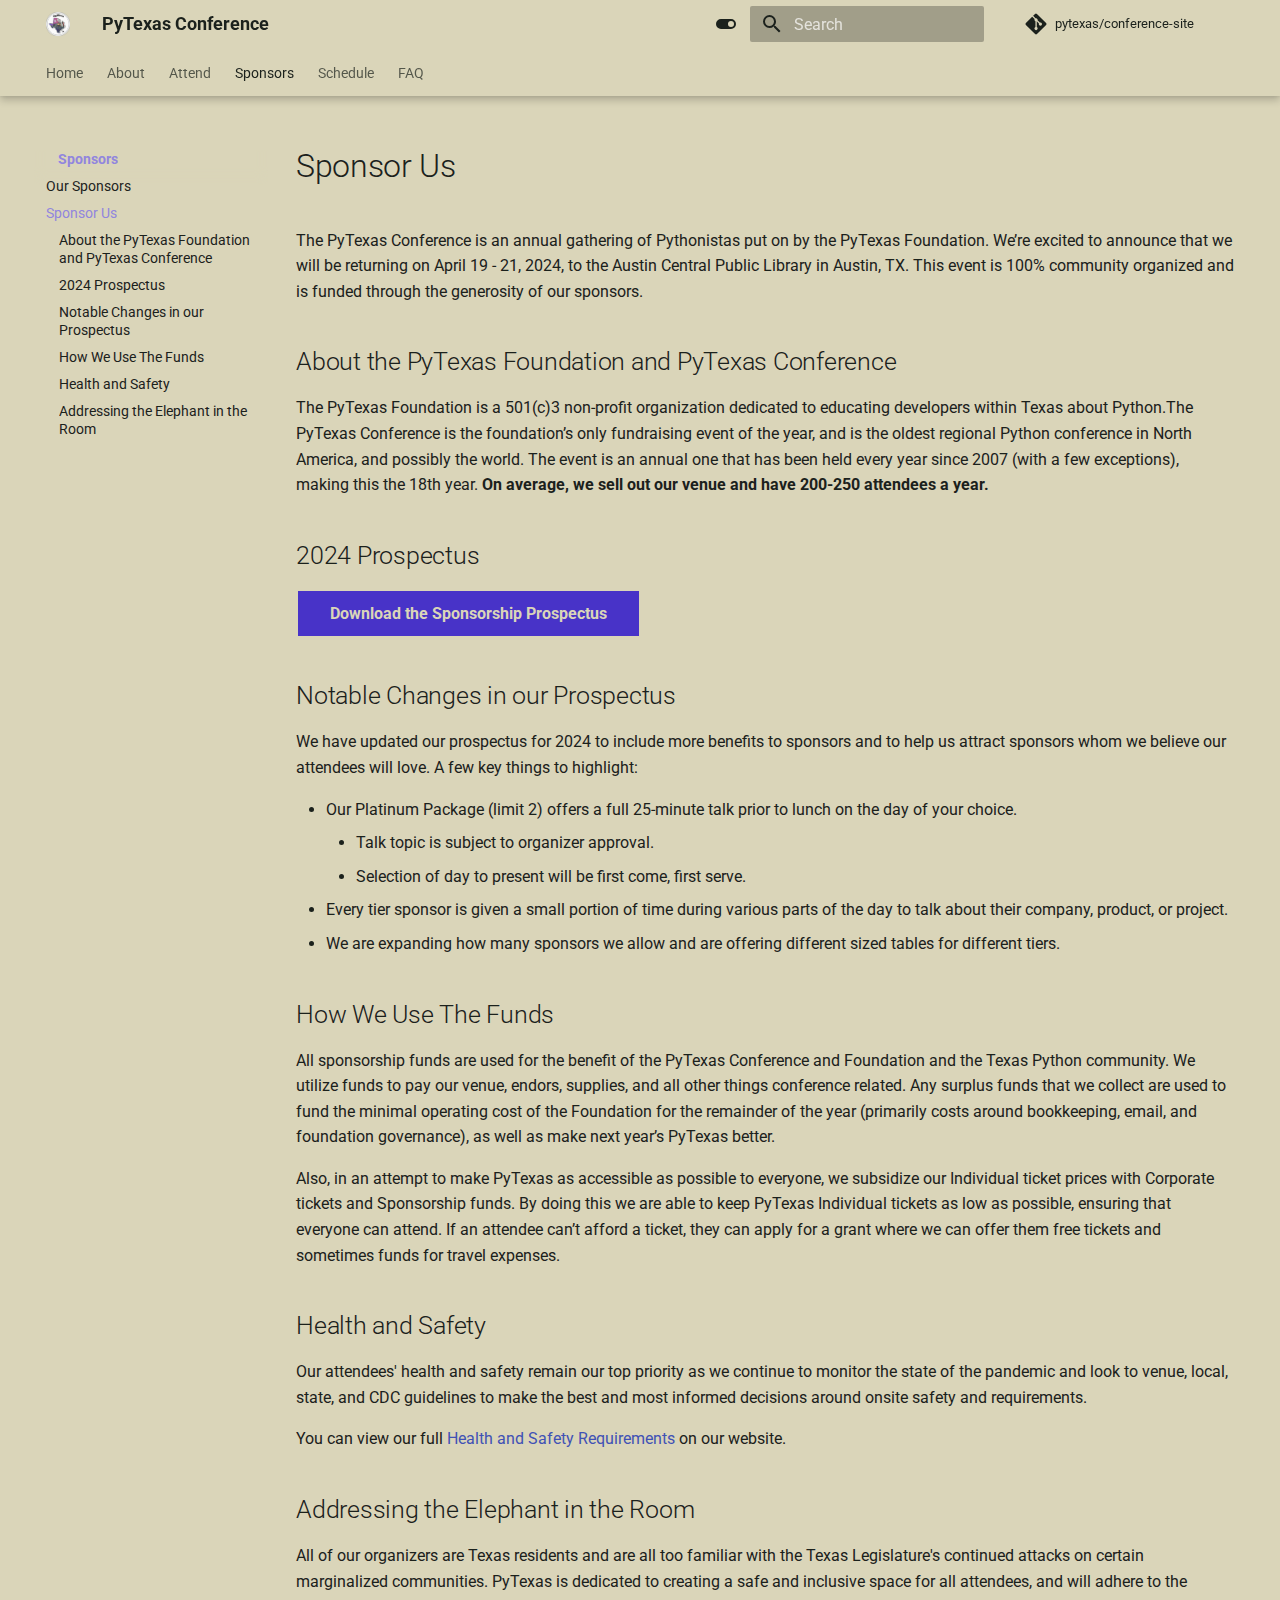
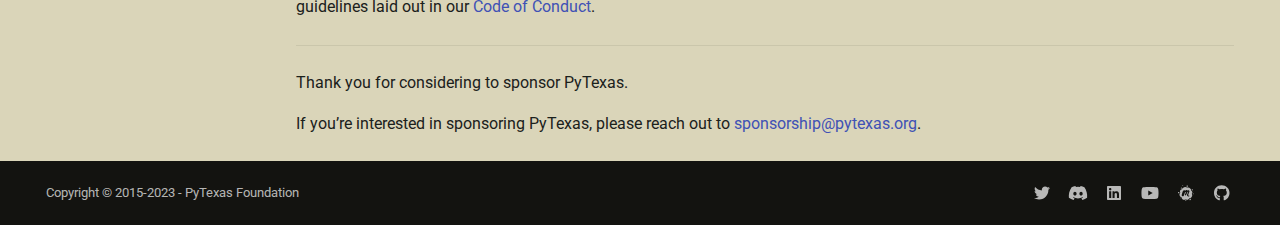
<file: sponsors/sponsor-us/index.html>
<!doctype html>
<html lang="en" class="no-js">
  <head>
    
      <meta charset="utf-8">
      <meta name="viewport" content="width=device-width,initial-scale=1">
      
        <meta name="description" content="Looking to get your company in front of 200+ Python Developers? Sponsor us today!">
      
      
        <meta name="author" content="PyTexas Foundation">
      
      
        <link rel="canonical" href="https://pytexas.org/2024/sponsors/sponsor-us/">
      
      
        <link rel="prev" href="../our-sponsors/">
      
      
        <link rel="next" href="../../schedule/full_schedule/">
      
      
      <link rel="icon" href="../../assets/images/favicon.png">
      <meta name="generator" content="mkdocs-1.5.3, mkdocs-material-9.5.11">
    
    
      
        <title>Sponsor Us - PyTexas Conference</title>
      
    
    
      <link rel="stylesheet" href="../../assets/stylesheets/main.7e359304.min.css">
      
        
        <link rel="stylesheet" href="../../assets/stylesheets/palette.06af60db.min.css">
      
      


    
    
      
    
    
      
        
        
        <link rel="preconnect" href="https://fonts.gstatic.com" crossorigin>
        <link rel="stylesheet" href="https://fonts.googleapis.com/css?family=Roboto:300,300i,400,400i,700,700i%7CRoboto+Mono:400,400i,700,700i&display=fallback">
        <style>:root{--md-text-font:"Roboto";--md-code-font:"Roboto Mono"}</style>
      
    
    
      <link rel="stylesheet" href="../../stylesheets/extra.css">
    
    <script>__md_scope=new URL("../..",location),__md_hash=e=>[...e].reduce((e,_)=>(e<<5)-e+_.charCodeAt(0),0),__md_get=(e,_=localStorage,t=__md_scope)=>JSON.parse(_.getItem(t.pathname+"."+e)),__md_set=(e,_,t=localStorage,a=__md_scope)=>{try{t.setItem(a.pathname+"."+e,JSON.stringify(_))}catch(e){}}</script>
    
      

    
    
      
        <meta  property="og:type"  content="website" >
      
        <meta  property="og:title"  content="Sponsor Us - PyTexas Conference" >
      
        <meta  property="og:description"  content="Looking to get your company in front of 200+ Python Developers? Sponsor us today!" >
      
        <meta  property="og:image"  content="https://pytexas.org/2024/assets/images/social/sponsors/sponsor-us.png" >
      
        <meta  property="og:image:type"  content="image/png" >
      
        <meta  property="og:image:width"  content="1200" >
      
        <meta  property="og:image:height"  content="630" >
      
        <meta  property="og:url"  content="https://pytexas.org/2024/sponsors/sponsor-us/" >
      
        <meta  name="twitter:card"  content="summary_large_image" >
      
        <meta  name="twitter:title"  content="Sponsor Us - PyTexas Conference" >
      
        <meta  name="twitter:description"  content="Looking to get your company in front of 200+ Python Developers? Sponsor us today!" >
      
        <meta  name="twitter:image"  content="https://pytexas.org/2024/assets/images/social/sponsors/sponsor-us.png" >
      
    
    
  </head>
  
  
    
    
      
    
    
    
    
    <body dir="ltr" data-md-color-scheme="pytx2024_light" data-md-color-primary="indigo" data-md-color-accent="indigo">
  
    
    <input class="md-toggle" data-md-toggle="drawer" type="checkbox" id="__drawer" autocomplete="off">
    <input class="md-toggle" data-md-toggle="search" type="checkbox" id="__search" autocomplete="off">
    <label class="md-overlay" for="__drawer"></label>
    <div data-md-component="skip">
      
        
        <a href="#sponsor-us" class="md-skip">
          Skip to content
        </a>
      
    </div>
    <div data-md-component="announce">
      
    </div>
    
    
      

  

<header class="md-header md-header--shadow md-header--lifted" data-md-component="header">
  <nav class="md-header__inner md-grid" aria-label="Header">
    <a href="../.." title="PyTexas Conference" class="md-header__button md-logo" aria-label="PyTexas Conference" data-md-component="logo">
      
  <img src="../../assets/images/2024-logo.png" alt="logo">

    </a>
    <label class="md-header__button md-icon" for="__drawer">
      
      <svg xmlns="http://www.w3.org/2000/svg" viewBox="0 0 24 24"><path d="M3 6h18v2H3V6m0 5h18v2H3v-2m0 5h18v2H3v-2Z"/></svg>
    </label>
    <div class="md-header__title" data-md-component="header-title">
      <div class="md-header__ellipsis">
        <div class="md-header__topic">
          <span class="md-ellipsis">
            PyTexas Conference
          </span>
        </div>
        <div class="md-header__topic" data-md-component="header-topic">
          <span class="md-ellipsis">
            
              Sponsor Us
            
          </span>
        </div>
      </div>
    </div>
    
      
        <form class="md-header__option" data-md-component="palette">
  
    
    
    
    <input class="md-option" data-md-color-media="" data-md-color-scheme="pytx2024_light" data-md-color-primary="indigo" data-md-color-accent="indigo"  aria-label="Switch to dark mode"  type="radio" name="__palette" id="__palette_0">
    
      <label class="md-header__button md-icon" title="Switch to dark mode" for="__palette_1" hidden>
        <svg xmlns="http://www.w3.org/2000/svg" viewBox="0 0 24 24"><path d="M17 7H7a5 5 0 0 0-5 5 5 5 0 0 0 5 5h10a5 5 0 0 0 5-5 5 5 0 0 0-5-5m0 8a3 3 0 0 1-3-3 3 3 0 0 1 3-3 3 3 0 0 1 3 3 3 3 0 0 1-3 3Z"/></svg>
      </label>
    
  
    
    
    
    <input class="md-option" data-md-color-media="" data-md-color-scheme="pytx2024_dark" data-md-color-primary="indigo" data-md-color-accent="indigo"  aria-label="Switch to light mode"  type="radio" name="__palette" id="__palette_1">
    
      <label class="md-header__button md-icon" title="Switch to light mode" for="__palette_0" hidden>
        <svg xmlns="http://www.w3.org/2000/svg" viewBox="0 0 24 24"><path d="M17 6H7c-3.31 0-6 2.69-6 6s2.69 6 6 6h10c3.31 0 6-2.69 6-6s-2.69-6-6-6zm0 10H7c-2.21 0-4-1.79-4-4s1.79-4 4-4h10c2.21 0 4 1.79 4 4s-1.79 4-4 4zM7 9c-1.66 0-3 1.34-3 3s1.34 3 3 3 3-1.34 3-3-1.34-3-3-3z"/></svg>
      </label>
    
  
</form>
      
    
    
      <script>var media,input,key,value,palette=__md_get("__palette");if(palette&&palette.color){"(prefers-color-scheme)"===palette.color.media&&(media=matchMedia("(prefers-color-scheme: light)"),input=document.querySelector(media.matches?"[data-md-color-media='(prefers-color-scheme: light)']":"[data-md-color-media='(prefers-color-scheme: dark)']"),palette.color.media=input.getAttribute("data-md-color-media"),palette.color.scheme=input.getAttribute("data-md-color-scheme"),palette.color.primary=input.getAttribute("data-md-color-primary"),palette.color.accent=input.getAttribute("data-md-color-accent"));for([key,value]of Object.entries(palette.color))document.body.setAttribute("data-md-color-"+key,value)}</script>
    
    
    
      <label class="md-header__button md-icon" for="__search">
        
        <svg xmlns="http://www.w3.org/2000/svg" viewBox="0 0 24 24"><path d="M9.5 3A6.5 6.5 0 0 1 16 9.5c0 1.61-.59 3.09-1.56 4.23l.27.27h.79l5 5-1.5 1.5-5-5v-.79l-.27-.27A6.516 6.516 0 0 1 9.5 16 6.5 6.5 0 0 1 3 9.5 6.5 6.5 0 0 1 9.5 3m0 2C7 5 5 7 5 9.5S7 14 9.5 14 14 12 14 9.5 12 5 9.5 5Z"/></svg>
      </label>
      <div class="md-search" data-md-component="search" role="dialog">
  <label class="md-search__overlay" for="__search"></label>
  <div class="md-search__inner" role="search">
    <form class="md-search__form" name="search">
      <input type="text" class="md-search__input" name="query" aria-label="Search" placeholder="Search" autocapitalize="off" autocorrect="off" autocomplete="off" spellcheck="false" data-md-component="search-query" required>
      <label class="md-search__icon md-icon" for="__search">
        
        <svg xmlns="http://www.w3.org/2000/svg" viewBox="0 0 24 24"><path d="M9.5 3A6.5 6.5 0 0 1 16 9.5c0 1.61-.59 3.09-1.56 4.23l.27.27h.79l5 5-1.5 1.5-5-5v-.79l-.27-.27A6.516 6.516 0 0 1 9.5 16 6.5 6.5 0 0 1 3 9.5 6.5 6.5 0 0 1 9.5 3m0 2C7 5 5 7 5 9.5S7 14 9.5 14 14 12 14 9.5 12 5 9.5 5Z"/></svg>
        
        <svg xmlns="http://www.w3.org/2000/svg" viewBox="0 0 24 24"><path d="M20 11v2H8l5.5 5.5-1.42 1.42L4.16 12l7.92-7.92L13.5 5.5 8 11h12Z"/></svg>
      </label>
      <nav class="md-search__options" aria-label="Search">
        
        <button type="reset" class="md-search__icon md-icon" title="Clear" aria-label="Clear" tabindex="-1">
          
          <svg xmlns="http://www.w3.org/2000/svg" viewBox="0 0 24 24"><path d="M19 6.41 17.59 5 12 10.59 6.41 5 5 6.41 10.59 12 5 17.59 6.41 19 12 13.41 17.59 19 19 17.59 13.41 12 19 6.41Z"/></svg>
        </button>
      </nav>
      
    </form>
    <div class="md-search__output">
      <div class="md-search__scrollwrap" data-md-scrollfix>
        <div class="md-search-result" data-md-component="search-result">
          <div class="md-search-result__meta">
            Initializing search
          </div>
          <ol class="md-search-result__list" role="presentation"></ol>
        </div>
      </div>
    </div>
  </div>
</div>
    
    
      <div class="md-header__source">
        <a href="https://github.com/pytexas/conference-site" title="Go to repository" class="md-source" data-md-component="source">
  <div class="md-source__icon md-icon">
    
    <svg xmlns="http://www.w3.org/2000/svg" viewBox="0 0 448 512"><!--! Font Awesome Free 6.5.1 by @fontawesome - https://fontawesome.com License - https://fontawesome.com/license/free (Icons: CC BY 4.0, Fonts: SIL OFL 1.1, Code: MIT License) Copyright 2023 Fonticons, Inc.--><path d="M439.55 236.05 244 40.45a28.87 28.87 0 0 0-40.81 0l-40.66 40.63 51.52 51.52c27.06-9.14 52.68 16.77 43.39 43.68l49.66 49.66c34.23-11.8 61.18 31 35.47 56.69-26.49 26.49-70.21-2.87-56-37.34L240.22 199v121.85c25.3 12.54 22.26 41.85 9.08 55a34.34 34.34 0 0 1-48.55 0c-17.57-17.6-11.07-46.91 11.25-56v-123c-20.8-8.51-24.6-30.74-18.64-45L142.57 101 8.45 235.14a28.86 28.86 0 0 0 0 40.81l195.61 195.6a28.86 28.86 0 0 0 40.8 0l194.69-194.69a28.86 28.86 0 0 0 0-40.81z"/></svg>
  </div>
  <div class="md-source__repository">
    pytexas/conference-site
  </div>
</a>
      </div>
    
  </nav>
  
    
      
<nav class="md-tabs" aria-label="Tabs" data-md-component="tabs">
  <div class="md-grid">
    <ul class="md-tabs__list">
      
        
  
  
  
    <li class="md-tabs__item">
      <a href="../.." class="md-tabs__link">
        
  
    
  
  Home

      </a>
    </li>
  

      
        
  
  
  
    <li class="md-tabs__item">
      <a href="../../about/" class="md-tabs__link">
        
  
    
  
  About

      </a>
    </li>
  

      
        
  
  
  
    <li class="md-tabs__item">
      <a href="../../attend/" class="md-tabs__link">
        
  
    
  
  Attend

      </a>
    </li>
  

      
        
  
  
    
  
  
    
    
      <li class="md-tabs__item md-tabs__item--active">
        <a href="../our-sponsors/" class="md-tabs__link">
          
  
  Sponsors

        </a>
      </li>
    
  

      
        
  
  
  
    
    
      <li class="md-tabs__item">
        <a href="../../schedule/full_schedule/" class="md-tabs__link">
          
  
  Schedule

        </a>
      </li>
    
  

      
        
  
  
  
    <li class="md-tabs__item">
      <a href="../../faq/" class="md-tabs__link">
        
  
    
  
  FAQ

      </a>
    </li>
  

      
    </ul>
  </div>
</nav>
    
  
</header>
    
    <div class="md-container" data-md-component="container">
      
      
        
      
      <main class="md-main" data-md-component="main">
        <div class="md-main__inner md-grid">
          
            
              
              <div class="md-sidebar md-sidebar--primary" data-md-component="sidebar" data-md-type="navigation" >
                <div class="md-sidebar__scrollwrap">
                  <div class="md-sidebar__inner">
                    


  


  

<nav class="md-nav md-nav--primary md-nav--lifted md-nav--integrated" aria-label="Navigation" data-md-level="0">
  <label class="md-nav__title" for="__drawer">
    <a href="../.." title="PyTexas Conference" class="md-nav__button md-logo" aria-label="PyTexas Conference" data-md-component="logo">
      
  <img src="../../assets/images/2024-logo.png" alt="logo">

    </a>
    PyTexas Conference
  </label>
  
    <div class="md-nav__source">
      <a href="https://github.com/pytexas/conference-site" title="Go to repository" class="md-source" data-md-component="source">
  <div class="md-source__icon md-icon">
    
    <svg xmlns="http://www.w3.org/2000/svg" viewBox="0 0 448 512"><!--! Font Awesome Free 6.5.1 by @fontawesome - https://fontawesome.com License - https://fontawesome.com/license/free (Icons: CC BY 4.0, Fonts: SIL OFL 1.1, Code: MIT License) Copyright 2023 Fonticons, Inc.--><path d="M439.55 236.05 244 40.45a28.87 28.87 0 0 0-40.81 0l-40.66 40.63 51.52 51.52c27.06-9.14 52.68 16.77 43.39 43.68l49.66 49.66c34.23-11.8 61.18 31 35.47 56.69-26.49 26.49-70.21-2.87-56-37.34L240.22 199v121.85c25.3 12.54 22.26 41.85 9.08 55a34.34 34.34 0 0 1-48.55 0c-17.57-17.6-11.07-46.91 11.25-56v-123c-20.8-8.51-24.6-30.74-18.64-45L142.57 101 8.45 235.14a28.86 28.86 0 0 0 0 40.81l195.61 195.6a28.86 28.86 0 0 0 40.8 0l194.69-194.69a28.86 28.86 0 0 0 0-40.81z"/></svg>
  </div>
  <div class="md-source__repository">
    pytexas/conference-site
  </div>
</a>
    </div>
  
  <ul class="md-nav__list" data-md-scrollfix>
    
      
      
  
  
  
  
    <li class="md-nav__item">
      <a href="../.." class="md-nav__link">
        
  
  <span class="md-ellipsis">
    Home
  </span>
  

      </a>
    </li>
  

    
      
      
  
  
  
  
    <li class="md-nav__item">
      <a href="../../about/" class="md-nav__link">
        
  
  <span class="md-ellipsis">
    About
  </span>
  

      </a>
    </li>
  

    
      
      
  
  
  
  
    <li class="md-nav__item">
      <a href="../../attend/" class="md-nav__link">
        
  
  <span class="md-ellipsis">
    Attend
  </span>
  

      </a>
    </li>
  

    
      
      
  
  
    
  
  
  
    
    
    
      
        
        
      
      
    
    
    <li class="md-nav__item md-nav__item--active md-nav__item--section md-nav__item--nested">
      
        
        
        <input class="md-nav__toggle md-toggle " type="checkbox" id="__nav_4" checked>
        
          
          <label class="md-nav__link" for="__nav_4" id="__nav_4_label" tabindex="">
            
  
  <span class="md-ellipsis">
    Sponsors
  </span>
  

            <span class="md-nav__icon md-icon"></span>
          </label>
        
        <nav class="md-nav" data-md-level="1" aria-labelledby="__nav_4_label" aria-expanded="true">
          <label class="md-nav__title" for="__nav_4">
            <span class="md-nav__icon md-icon"></span>
            Sponsors
          </label>
          <ul class="md-nav__list" data-md-scrollfix>
            
              
                
  
  
  
  
    <li class="md-nav__item">
      <a href="../our-sponsors/" class="md-nav__link">
        
  
  <span class="md-ellipsis">
    Our Sponsors
  </span>
  

      </a>
    </li>
  

              
            
              
                
  
  
    
  
  
  
    <li class="md-nav__item md-nav__item--active">
      
      <input class="md-nav__toggle md-toggle" type="checkbox" id="__toc">
      
      
        
      
      
        <label class="md-nav__link md-nav__link--active" for="__toc">
          
  
  <span class="md-ellipsis">
    Sponsor Us
  </span>
  

          <span class="md-nav__icon md-icon"></span>
        </label>
      
      <a href="./" class="md-nav__link md-nav__link--active">
        
  
  <span class="md-ellipsis">
    Sponsor Us
  </span>
  

      </a>
      
        

<nav class="md-nav md-nav--secondary" aria-label="Table of contents">
  
  
  
    
  
  
    <label class="md-nav__title" for="__toc">
      <span class="md-nav__icon md-icon"></span>
      Table of contents
    </label>
    <ul class="md-nav__list" data-md-component="toc" data-md-scrollfix>
      
        <li class="md-nav__item">
  <a href="#about-the-pytexas-foundation-and-pytexas-conference" class="md-nav__link">
    <span class="md-ellipsis">
      About the PyTexas Foundation and PyTexas Conference
    </span>
  </a>
  
</li>
      
        <li class="md-nav__item">
  <a href="#2024-prospectus" class="md-nav__link">
    <span class="md-ellipsis">
      2024 Prospectus
    </span>
  </a>
  
</li>
      
        <li class="md-nav__item">
  <a href="#notable-changes-in-our-prospectus" class="md-nav__link">
    <span class="md-ellipsis">
      Notable Changes in our Prospectus
    </span>
  </a>
  
</li>
      
        <li class="md-nav__item">
  <a href="#how-we-use-the-funds" class="md-nav__link">
    <span class="md-ellipsis">
      How We Use The Funds
    </span>
  </a>
  
</li>
      
        <li class="md-nav__item">
  <a href="#health-and-safety" class="md-nav__link">
    <span class="md-ellipsis">
      Health and Safety
    </span>
  </a>
  
</li>
      
        <li class="md-nav__item">
  <a href="#addressing-the-elephant-in-the-room" class="md-nav__link">
    <span class="md-ellipsis">
      Addressing the Elephant in the Room
    </span>
  </a>
  
</li>
      
    </ul>
  
</nav>
      
    </li>
  

              
            
          </ul>
        </nav>
      
    </li>
  

    
      
      
  
  
  
  
    
    
    
      
      
    
    
    <li class="md-nav__item md-nav__item--nested">
      
        
        
        <input class="md-nav__toggle md-toggle " type="checkbox" id="__nav_5" >
        
          
          <label class="md-nav__link" for="__nav_5" id="__nav_5_label" tabindex="0">
            
  
  <span class="md-ellipsis">
    Schedule
  </span>
  

            <span class="md-nav__icon md-icon"></span>
          </label>
        
        <nav class="md-nav" data-md-level="1" aria-labelledby="__nav_5_label" aria-expanded="false">
          <label class="md-nav__title" for="__nav_5">
            <span class="md-nav__icon md-icon"></span>
            Schedule
          </label>
          <ul class="md-nav__list" data-md-scrollfix>
            
              
                
  
  
  
  
    <li class="md-nav__item">
      <a href="../../schedule/full_schedule/" class="md-nav__link">
        
  
  <span class="md-ellipsis">
    Talk Schedule
  </span>
  

      </a>
    </li>
  

              
            
              
                
  
  
  
  
    <li class="md-nav__item">
      <a href="../../schedule/keynotes/" class="md-nav__link">
        
  
  <span class="md-ellipsis">
    Keynote Speakers
  </span>
  

      </a>
    </li>
  

              
            
              
                
  
  
  
  
    <li class="md-nav__item">
      <a href="../../schedule/tutorials/" class="md-nav__link">
        
  
  <span class="md-ellipsis">
    Tutorials
  </span>
  

      </a>
    </li>
  

              
            
              
                
  
  
  
  
    <li class="md-nav__item">
      <a href="../../schedule/talks/" class="md-nav__link">
        
  
  <span class="md-ellipsis">
    Talks
  </span>
  

      </a>
    </li>
  

              
            
          </ul>
        </nav>
      
    </li>
  

    
      
      
  
  
  
  
    <li class="md-nav__item">
      <a href="../../faq/" class="md-nav__link">
        
  
  <span class="md-ellipsis">
    FAQ
  </span>
  

      </a>
    </li>
  

    
  </ul>
</nav>
                  </div>
                </div>
              </div>
            
            
          
          
            <div class="md-content" data-md-component="content">
              <article class="md-content__inner md-typeset">
                
                  

  
  


<h1 id="sponsor-us">Sponsor Us<a class="headerlink" href="#sponsor-us" title="Permanent link">&para;</a></h1>
<p>The PyTexas Conference is an annual gathering of Pythonistas put on by the PyTexas Foundation. We’re excited to announce
that we will be returning on April 19 - 21, 2024, to the Austin Central Public Library in Austin, TX. This event is 100%
community organized and is funded through the generosity of our sponsors.</p>
<h2 id="about-the-pytexas-foundation-and-pytexas-conference">About the PyTexas Foundation and PyTexas Conference<a class="headerlink" href="#about-the-pytexas-foundation-and-pytexas-conference" title="Permanent link">&para;</a></h2>
<p>The PyTexas Foundation is a 501(c)3 non-profit organization dedicated to educating
developers within Texas about Python.The PyTexas Conference is the foundation’s only fundraising event of the year, and is the oldest regional Python conference in 
North America, and possibly the world. The event is an annual one that has been
held every year since 2007 (with a few exceptions), making this the 18th year. 
<strong>On average, we sell out our venue and have 200-250 attendees a year.</strong></p>
<h2 id="2024-prospectus">2024 Prospectus<a class="headerlink" href="#2024-prospectus" title="Permanent link">&para;</a></h2>
<p><a class="md-button email-button--primary" href="https://drive.google.com/file/d/1q1txXEPwDC79wNBa8x7SkQsbnjviCfAj/view?usp=sharing">Download the Sponsorship Prospectus</a></p>
<h2 id="notable-changes-in-our-prospectus">Notable Changes in our Prospectus<a class="headerlink" href="#notable-changes-in-our-prospectus" title="Permanent link">&para;</a></h2>
<p>We have updated our prospectus for 2024 to include more benefits to sponsors and
to help us attract sponsors whom we believe our attendees will love. A few key 
things to highlight:</p>
<ul>
<li>Our Platinum Package (limit 2) offers a full 25-minute talk prior to lunch on the
day of your choice.<ul>
<li>Talk topic is subject to organizer approval.</li>
<li>Selection of day to present will be first come, first serve.</li>
</ul>
</li>
<li>Every tier sponsor is given a small portion of time during various parts of
the day to talk about their company, product, or project.</li>
<li>We are expanding how many sponsors we allow and are offering different sized tables for different tiers.</li>
</ul>
<h2 id="how-we-use-the-funds">How We Use The Funds<a class="headerlink" href="#how-we-use-the-funds" title="Permanent link">&para;</a></h2>
<p>All sponsorship funds are used for the benefit of the PyTexas Conference and
Foundation and the Texas Python community. We utilize funds to pay our venue, 
endors, supplies, and all other things conference related. Any surplus funds that we
collect are used to fund the minimal operating cost of the Foundation for the
remainder of the year (primarily costs around bookkeeping, email, and foundation
governance), as well as make next year’s PyTexas better.</p>
<p>Also, in an attempt to make PyTexas as accessible as possible to everyone, we 
subsidize our Individual ticket prices with Corporate tickets and Sponsorship 
funds. By doing this we are able to keep PyTexas Individual tickets as low as
possible, ensuring that everyone can attend. If an attendee can’t afford a ticket,
they can apply for a grant where we can offer them free tickets and sometimes 
funds for travel expenses.</p>
<h2 id="health-and-safety">Health and Safety<a class="headerlink" href="#health-and-safety" title="Permanent link">&para;</a></h2>
<p>Our attendees' health and safety remain our top priority as we continue to monitor
the state of the pandemic and look to venue, local, state, and CDC guidelines to
make the best and most informed decisions around onsite safety and requirements.</p>
<p>You can view our full <a href="../../attend#2024-health-and-safety-guidelines">Health and Safety Requirements</a> on our website.</p>
<h2 id="addressing-the-elephant-in-the-room">Addressing the Elephant in the Room<a class="headerlink" href="#addressing-the-elephant-in-the-room" title="Permanent link">&para;</a></h2>
<p>All of our organizers are Texas residents and are all too familiar with the Texas 
Legislature's continued attacks on certain marginalized communities. PyTexas is
dedicated to creating a safe and inclusive space for all attendees, and will adhere
to the guidelines laid out in our <a href="../../about#code-of-conduct">Code of Conduct</a>.</p>
<hr />
<p>Thank you for considering to sponsor PyTexas.</p>
<p>If you’re interested in sponsoring PyTexas, please reach out to 
<a href="mailto:sponsorship@pytexas.org">sponsorship@pytexas.org</a>. </p>







  
  






                
              </article>
            </div>
          
          
<script>var target=document.getElementById(location.hash.slice(1));target&&target.name&&(target.checked=target.name.startsWith("__tabbed_"))</script>
        </div>
        
          <button type="button" class="md-top md-icon" data-md-component="top" hidden>
  
  <svg xmlns="http://www.w3.org/2000/svg" viewBox="0 0 24 24"><path d="M13 20h-2V8l-5.5 5.5-1.42-1.42L12 4.16l7.92 7.92-1.42 1.42L13 8v12Z"/></svg>
  Back to top
</button>
        
      </main>
      
        <footer class="md-footer">
  
  <div class="md-footer-meta md-typeset">
    <div class="md-footer-meta__inner md-grid">
      <div class="md-copyright">
  
    <div class="md-copyright__highlight">
      Copyright &copy; 2015-2023 - PyTexas Foundation
    </div>
  
  
</div>
      
        <div class="md-social">
  
    
    
    
    
    <a href="https://twitter.com/pytexas" target="_blank" rel="noopener" title="Twitter" class="md-social__link">
      <svg xmlns="http://www.w3.org/2000/svg" viewBox="0 0 512 512"><!--! Font Awesome Free 6.5.1 by @fontawesome - https://fontawesome.com License - https://fontawesome.com/license/free (Icons: CC BY 4.0, Fonts: SIL OFL 1.1, Code: MIT License) Copyright 2023 Fonticons, Inc.--><path d="M459.37 151.716c.325 4.548.325 9.097.325 13.645 0 138.72-105.583 298.558-298.558 298.558-59.452 0-114.68-17.219-161.137-47.106 8.447.974 16.568 1.299 25.34 1.299 49.055 0 94.213-16.568 130.274-44.832-46.132-.975-84.792-31.188-98.112-72.772 6.498.974 12.995 1.624 19.818 1.624 9.421 0 18.843-1.3 27.614-3.573-48.081-9.747-84.143-51.98-84.143-102.985v-1.299c13.969 7.797 30.214 12.67 47.431 13.319-28.264-18.843-46.781-51.005-46.781-87.391 0-19.492 5.197-37.36 14.294-52.954 51.655 63.675 129.3 105.258 216.365 109.807-1.624-7.797-2.599-15.918-2.599-24.04 0-57.828 46.782-104.934 104.934-104.934 30.213 0 57.502 12.67 76.67 33.137 23.715-4.548 46.456-13.32 66.599-25.34-7.798 24.366-24.366 44.833-46.132 57.827 21.117-2.273 41.584-8.122 60.426-16.243-14.292 20.791-32.161 39.308-52.628 54.253z"/></svg>
    </a>
  
    
    
    
    
    <a href="https://discord.gg/jNPAbcNukj" target="_blank" rel="noopener" title="Discord" class="md-social__link">
      <svg xmlns="http://www.w3.org/2000/svg" viewBox="0 0 640 512"><!--! Font Awesome Free 6.5.1 by @fontawesome - https://fontawesome.com License - https://fontawesome.com/license/free (Icons: CC BY 4.0, Fonts: SIL OFL 1.1, Code: MIT License) Copyright 2023 Fonticons, Inc.--><path d="M524.531 69.836a1.5 1.5 0 0 0-.764-.7A485.065 485.065 0 0 0 404.081 32.03a1.816 1.816 0 0 0-1.923.91 337.461 337.461 0 0 0-14.9 30.6 447.848 447.848 0 0 0-134.426 0 309.541 309.541 0 0 0-15.135-30.6 1.89 1.89 0 0 0-1.924-.91 483.689 483.689 0 0 0-119.688 37.107 1.712 1.712 0 0 0-.788.676C39.068 183.651 18.186 294.69 28.43 404.354a2.016 2.016 0 0 0 .765 1.375 487.666 487.666 0 0 0 146.825 74.189 1.9 1.9 0 0 0 2.063-.676A348.2 348.2 0 0 0 208.12 430.4a1.86 1.86 0 0 0-1.019-2.588 321.173 321.173 0 0 1-45.868-21.853 1.885 1.885 0 0 1-.185-3.126 251.047 251.047 0 0 0 9.109-7.137 1.819 1.819 0 0 1 1.9-.256c96.229 43.917 200.41 43.917 295.5 0a1.812 1.812 0 0 1 1.924.233 234.533 234.533 0 0 0 9.132 7.16 1.884 1.884 0 0 1-.162 3.126 301.407 301.407 0 0 1-45.89 21.83 1.875 1.875 0 0 0-1 2.611 391.055 391.055 0 0 0 30.014 48.815 1.864 1.864 0 0 0 2.063.7A486.048 486.048 0 0 0 610.7 405.729a1.882 1.882 0 0 0 .765-1.352c12.264-126.783-20.532-236.912-86.934-334.541ZM222.491 337.58c-28.972 0-52.844-26.587-52.844-59.239s23.409-59.241 52.844-59.241c29.665 0 53.306 26.82 52.843 59.239 0 32.654-23.41 59.241-52.843 59.241Zm195.38 0c-28.971 0-52.843-26.587-52.843-59.239s23.409-59.241 52.843-59.241c29.667 0 53.307 26.82 52.844 59.239 0 32.654-23.177 59.241-52.844 59.241Z"/></svg>
    </a>
  
    
    
    
    
      
      
    
    <a href="https://www.linkedin.com/company/pytexas-foundation" target="_blank" rel="noopener" title="www.linkedin.com" class="md-social__link">
      <svg xmlns="http://www.w3.org/2000/svg" viewBox="0 0 448 512"><!--! Font Awesome Free 6.5.1 by @fontawesome - https://fontawesome.com License - https://fontawesome.com/license/free (Icons: CC BY 4.0, Fonts: SIL OFL 1.1, Code: MIT License) Copyright 2023 Fonticons, Inc.--><path d="M416 32H31.9C14.3 32 0 46.5 0 64.3v383.4C0 465.5 14.3 480 31.9 480H416c17.6 0 32-14.5 32-32.3V64.3c0-17.8-14.4-32.3-32-32.3zM135.4 416H69V202.2h66.5V416zm-33.2-243c-21.3 0-38.5-17.3-38.5-38.5S80.9 96 102.2 96c21.2 0 38.5 17.3 38.5 38.5 0 21.3-17.2 38.5-38.5 38.5zm282.1 243h-66.4V312c0-24.8-.5-56.7-34.5-56.7-34.6 0-39.9 27-39.9 54.9V416h-66.4V202.2h63.7v29.2h.9c8.9-16.8 30.6-34.5 62.9-34.5 67.2 0 79.7 44.3 79.7 101.9V416z"/></svg>
    </a>
  
    
    
    
    
      
      
    
    <a href="https://www.youtube.com/c/pytexas" target="_blank" rel="noopener" title="www.youtube.com" class="md-social__link">
      <svg xmlns="http://www.w3.org/2000/svg" viewBox="0 0 576 512"><!--! Font Awesome Free 6.5.1 by @fontawesome - https://fontawesome.com License - https://fontawesome.com/license/free (Icons: CC BY 4.0, Fonts: SIL OFL 1.1, Code: MIT License) Copyright 2023 Fonticons, Inc.--><path d="M549.655 124.083c-6.281-23.65-24.787-42.276-48.284-48.597C458.781 64 288 64 288 64S117.22 64 74.629 75.486c-23.497 6.322-42.003 24.947-48.284 48.597-11.412 42.867-11.412 132.305-11.412 132.305s0 89.438 11.412 132.305c6.281 23.65 24.787 41.5 48.284 47.821C117.22 448 288 448 288 448s170.78 0 213.371-11.486c23.497-6.321 42.003-24.171 48.284-47.821 11.412-42.867 11.412-132.305 11.412-132.305s0-89.438-11.412-132.305zm-317.51 213.508V175.185l142.739 81.205-142.739 81.201z"/></svg>
    </a>
  
    
    
    
    
      
      
    
    <a href="https://www.meetup.com/pytexas-virtual-meetup/" target="_blank" rel="noopener" title="www.meetup.com" class="md-social__link">
      <svg xmlns="http://www.w3.org/2000/svg" viewBox="0 0 512 512"><!--! Font Awesome Free 6.5.1 by @fontawesome - https://fontawesome.com License - https://fontawesome.com/license/free (Icons: CC BY 4.0, Fonts: SIL OFL 1.1, Code: MIT License) Copyright 2023 Fonticons, Inc.--><path d="M99 414.3c1.1 5.7-2.3 11.1-8 12.3-5.4 1.1-10.9-2.3-12-8-1.1-5.4 2.3-11.1 7.7-12.3 5.4-1.2 11.1 2.3 12.3 8zm143.1 71.4c-6.3 4.6-8 13.4-3.7 20 4.6 6.6 13.4 8.3 20 3.7 6.3-4.6 8-13.4 3.4-20-4.2-6.5-13.1-8.3-19.7-3.7zm-86-462.3c6.3-1.4 10.3-7.7 8.9-14-1.1-6.6-7.4-10.6-13.7-9.1-6.3 1.4-10.3 7.7-9.1 14 1.4 6.6 7.6 10.6 13.9 9.1zM34.4 226.3c-10-6.9-23.7-4.3-30.6 6-6.9 10-4.3 24 5.7 30.9 10 7.1 23.7 4.6 30.6-5.7 6.9-10.4 4.3-24.1-5.7-31.2zm272-170.9c10.6-6.3 13.7-20 7.7-30.3-6.3-10.6-19.7-14-30-7.7s-13.7 20-7.4 30.6c6 10.3 19.4 13.7 29.7 7.4zm-191.1 58c7.7-5.4 9.4-16 4.3-23.7s-15.7-9.4-23.1-4.3c-7.7 5.4-9.4 16-4.3 23.7 5.1 7.8 15.6 9.5 23.1 4.3zm372.3 156c-7.4 1.7-12.3 9.1-10.6 16.9 1.4 7.4 8.9 12.3 16.3 10.6 7.4-1.4 12.3-8.9 10.6-16.6-1.5-7.4-8.9-12.3-16.3-10.9zm39.7-56.8c-1.1-5.7-6.6-9.1-12-8-5.7 1.1-9.1 6.9-8 12.6 1.1 5.4 6.6 9.1 12.3 8 5.4-1.5 9.1-6.9 7.7-12.6zM447 138.9c-8.6 6-10.6 17.7-4.9 26.3 5.7 8.6 17.4 10.6 26 4.9 8.3-6 10.3-17.7 4.6-26.3-5.7-8.7-17.4-10.9-25.7-4.9zm-6.3 139.4c26.3 43.1 15.1 100-26.3 129.1-17.4 12.3-37.1 17.7-56.9 17.1-12 47.1-69.4 64.6-105.1 32.6-1.1.9-2.6 1.7-3.7 2.9-39.1 27.1-92.3 17.4-119.4-22.3-9.7-14.3-14.6-30.6-15.1-46.9-65.4-10.9-90-94-41.1-139.7-28.3-46.9.6-107.4 53.4-114.9C151.6 70 234.1 38.6 290.1 82c67.4-22.3 136.3 29.4 130.9 101.1 41.1 12.6 52.8 66.9 19.7 95.2zm-70 74.3c-3.1-20.6-40.9-4.6-43.1-27.1-3.1-32 43.7-101.1 40-128-3.4-24-19.4-29.1-33.4-29.4-13.4-.3-16.9 2-21.4 4.6-2.9 1.7-6.6 4.9-11.7-.3-6.3-6-11.1-11.7-19.4-12.9-12.3-2-17.7 2-26.6 9.7-3.4 2.9-12 12.9-20 9.1-3.4-1.7-15.4-7.7-24-11.4-16.3-7.1-40 4.6-48.6 20-12.9 22.9-38 113.1-41.7 125.1-8.6 26.6 10.9 48.6 36.9 47.1 11.1-.6 18.3-4.6 25.4-17.4 4-7.4 41.7-107.7 44.6-112.6 2-3.4 8.9-8 14.6-5.1 5.7 3.1 6.9 9.4 6 15.1-1.1 9.7-28 70.9-28.9 77.7-3.4 22.9 26.9 26.6 38.6 4 3.7-7.1 45.7-92.6 49.4-98.3 4.3-6.3 7.4-8.3 11.7-8 3.1 0 8.3.9 7.1 10.9-1.4 9.4-35.1 72.3-38.9 87.7-4.6 20.6 6.6 41.4 24.9 50.6 11.4 5.7 62.5 15.7 58.5-11.1zm5.7 92.3c-10.3 7.4-12.9 22-5.7 32.6 7.1 10.6 21.4 13.1 32 6 10.6-7.4 13.1-22 6-32.6-7.4-10.6-21.7-13.5-32.3-6z"/></svg>
    </a>
  
    
    
    
    
      
      
    
    <a href="https://github.com/pytexas" target="_blank" rel="noopener" title="github.com" class="md-social__link">
      <svg xmlns="http://www.w3.org/2000/svg" viewBox="0 0 496 512"><!--! Font Awesome Free 6.5.1 by @fontawesome - https://fontawesome.com License - https://fontawesome.com/license/free (Icons: CC BY 4.0, Fonts: SIL OFL 1.1, Code: MIT License) Copyright 2023 Fonticons, Inc.--><path d="M165.9 397.4c0 2-2.3 3.6-5.2 3.6-3.3.3-5.6-1.3-5.6-3.6 0-2 2.3-3.6 5.2-3.6 3-.3 5.6 1.3 5.6 3.6zm-31.1-4.5c-.7 2 1.3 4.3 4.3 4.9 2.6 1 5.6 0 6.2-2s-1.3-4.3-4.3-5.2c-2.6-.7-5.5.3-6.2 2.3zm44.2-1.7c-2.9.7-4.9 2.6-4.6 4.9.3 2 2.9 3.3 5.9 2.6 2.9-.7 4.9-2.6 4.6-4.6-.3-1.9-3-3.2-5.9-2.9zM244.8 8C106.1 8 0 113.3 0 252c0 110.9 69.8 205.8 169.5 239.2 12.8 2.3 17.3-5.6 17.3-12.1 0-6.2-.3-40.4-.3-61.4 0 0-70 15-84.7-29.8 0 0-11.4-29.1-27.8-36.6 0 0-22.9-15.7 1.6-15.4 0 0 24.9 2 38.6 25.8 21.9 38.6 58.6 27.5 72.9 20.9 2.3-16 8.8-27.1 16-33.7-55.9-6.2-112.3-14.3-112.3-110.5 0-27.5 7.6-41.3 23.6-58.9-2.6-6.5-11.1-33.3 2.6-67.9 20.9-6.5 69 27 69 27 20-5.6 41.5-8.5 62.8-8.5s42.8 2.9 62.8 8.5c0 0 48.1-33.6 69-27 13.7 34.7 5.2 61.4 2.6 67.9 16 17.7 25.8 31.5 25.8 58.9 0 96.5-58.9 104.2-114.8 110.5 9.2 7.9 17 22.9 17 46.4 0 33.7-.3 75.4-.3 83.6 0 6.5 4.6 14.4 17.3 12.1C428.2 457.8 496 362.9 496 252 496 113.3 383.5 8 244.8 8zM97.2 352.9c-1.3 1-1 3.3.7 5.2 1.6 1.6 3.9 2.3 5.2 1 1.3-1 1-3.3-.7-5.2-1.6-1.6-3.9-2.3-5.2-1zm-10.8-8.1c-.7 1.3.3 2.9 2.3 3.9 1.6 1 3.6.7 4.3-.7.7-1.3-.3-2.9-2.3-3.9-2-.6-3.6-.3-4.3.7zm32.4 35.6c-1.6 1.3-1 4.3 1.3 6.2 2.3 2.3 5.2 2.6 6.5 1 1.3-1.3.7-4.3-1.3-6.2-2.2-2.3-5.2-2.6-6.5-1zm-11.4-14.7c-1.6 1-1.6 3.6 0 5.9 1.6 2.3 4.3 3.3 5.6 2.3 1.6-1.3 1.6-3.9 0-6.2-1.4-2.3-4-3.3-5.6-2z"/></svg>
    </a>
  
</div>
      
    </div>
  </div>
</footer>
      
    </div>
    <div class="md-dialog" data-md-component="dialog">
      <div class="md-dialog__inner md-typeset"></div>
    </div>
    
    
    <script id="__config" type="application/json">{"base": "../..", "features": ["announce.dismiss", "navigation.tabs", "navigation.tabs.sticky", "navigation.top", "navigation.tracking", "toc.integrate", "toc.follow"], "search": "../../assets/javascripts/workers/search.b8dbb3d2.min.js", "translations": {"clipboard.copied": "Copied to clipboard", "clipboard.copy": "Copy to clipboard", "search.result.more.one": "1 more on this page", "search.result.more.other": "# more on this page", "search.result.none": "No matching documents", "search.result.one": "1 matching document", "search.result.other": "# matching documents", "search.result.placeholder": "Type to start searching", "search.result.term.missing": "Missing", "select.version": "Select version"}}</script>
    
    
      <script src="../../assets/javascripts/bundle.8fd75fb4.min.js"></script>
      
    
  </body>
</html>
</file>
<file: stylesheets/extra.css>
[data-md-color-scheme="pytx2024_light"] {
    --md-primary-fg-color: #DAD5B9;
    --md-default-fg-color: #DAD5B9;
    --md-primary-fg-color--light: #9185DE;
    --md-default-fg-color--light: #9185DE;
    --md-primary-fg-color--dark: #4833c8;
    --md-default-fg-color--dark: #4833C8;
    --md-primary-fg-color--transparent: rgba(72, 51, 200, 0.50);
    --md-primary-bg-color: #1B211C;
    --md-primary-bg-color--transparent: color-mix(in srgb, rgba(27, 33, 28) 20%, white);
    --md-default-bg-color: #1B211C;
    --md-accent-fg-color: #FF6B6B;
    --md-accent-fg-color--transparent: rgba(255, 107, 107, 0.50);
    --md-accent-bg-color: #DAD5B9;
}

[data-md-color-scheme="pytx2024_dark"] {
    --md-primary-fg-color: #1B211C;
    --md-default-fg-color: #1B211C;
    --md-primary-fg-color--light: #FF6B6B;
    --md-default-fg-color--light: #FF6B6B;
    --md-primary-fg-color--dark: #4833C8;
    --md-default-fg-color--dark: #4833C8;
    --md-primary-fg-color--transparent: rgba(72, 51, 200, 0.50);
    --md-primary-bg-color: #DAD5B9;
    --md-default-bg-color: #DAD5B9;
    --md-accent-fg-color: #FF6B6B;
    --md-accent-fg-color--transparent: rgba(255, 107, 107, 0.50);
    --md-accent-bg-color: #BDD0C1;
}

.md-container {
    background: var(--md-primary-fg-color);
    color: var(--md-primary-bg-color);
}

.md-typeset h1 {
    color: var(--md-primary-bg-color);
    font-size: 2em;
    line-height: 1.3;
    margin: 0 0 1.25em;
}

.md-nav--lifted>.md-nav__list>.md-nav__item--active>.md-nav__link {
    background: var(--md-primary-fg-color);
    box-shadow: 0 0 .4rem .4rem var(--md-primary-fg-color);
    font-weight: 700;
    margin-top: 0;
    padding: 0 .6rem;
    position: sticky;
    top: 0;
    z-index: 1;
}

.md-nav--secondary .md-nav__title {
    background: unset;
    box-shadow: unset;
}

.md-nav__item .md-nav__link--active,
.md-nav__item .md-nav__link--active code {
    color: var(--md-primary-fg-color--light);
}

.md-nav__list {
    background-color: var(--md-primary-fg-color) !important;
}

.pytx-container {
    background: linear-gradient(to right, var(--md-primary-fg-color--transparent), var(--md-accent-fg-color--transparent));
    display: flex;
    flex-direction: column;
    flex-grow: 1;
    height: 100%;
    padding-top: .0rem;
}

.pytx-hero {
    margin: 0;
    color: var(--md-primary-bg-color);
    justify-content: center;
}

.pytx-hero__content {
    padding-bottom: 2rem;
    margin: 0 auto;
}

.pytx-hero__image {
    align-self: center;
    order: 0;
    max-height: 30rem;
    width: 75%;
}

.pytx-button {
    border-radius: 6px;
    box-sizing: border-box;
    color: var(--md-primary-bg-color);
    display: inline;
    font-size: 1.1rem;
    margin: 0 0.5rem;
    overflow: hidden;
    padding: 0.5rem;
    position: relative;
    text-align: center;
    width: 100%;
    z-index: 2;
}

.pytx-button--primary {
    background-color: var(--md-primary-fg-color--dark);
    border-color: var(--md-primary-bg-color);
    color: var(--md-primary-bg-color--transparent);
}


.pytx-button:focus,
.pytx-button:hover {
    background-color: var(--md-primary-bg-color);
    border-color: var(--md-accent-fg-color);
    color: var(--md-primary-fg-color);
}

.email-button--primary {
    background-color: var(--md-primary-fg-color--dark);
    border-color: var(--md-primary-bg-color);
    color: var(--md-primary-bg-color--transparent);
}


.email-button:focus,
.email-button:hover {
    background-color: var(--md-primary-bg-color);
    border-color: var(--md-accent-fg-color);
    color: var(--md-primary-fg-color);
}
</file>
<file: assets/stylesheets/main.7e359304.min.css>
@charset "UTF-8";html{-webkit-text-size-adjust:none;-moz-text-size-adjust:none;text-size-adjust:none;box-sizing:border-box}*,:after,:before{box-sizing:inherit}@media (prefers-reduced-motion){*,:after,:before{transition:none!important}}body{margin:0}a,button,input,label{-webkit-tap-highlight-color:transparent}a{color:inherit;text-decoration:none}hr{border:0;box-sizing:initial;display:block;height:.05rem;overflow:visible;padding:0}small{font-size:80%}sub,sup{line-height:1em}img{border-style:none}table{border-collapse:initial;border-spacing:0}td,th{font-weight:400;vertical-align:top}button{background:#0000;border:0;font-family:inherit;font-size:inherit;margin:0;padding:0}input{border:0;outline:none}:root{--md-primary-fg-color:#4051b5;--md-primary-fg-color--light:#5d6cc0;--md-primary-fg-color--dark:#303fa1;--md-primary-bg-color:#fff;--md-primary-bg-color--light:#ffffffb3;--md-accent-fg-color:#526cfe;--md-accent-fg-color--transparent:#526cfe1a;--md-accent-bg-color:#fff;--md-accent-bg-color--light:#ffffffb3}[data-md-color-scheme=default]{color-scheme:light}[data-md-color-scheme=default] img[src$="#gh-dark-mode-only"],[data-md-color-scheme=default] img[src$="#only-dark"]{display:none}:root,[data-md-color-scheme=default]{--md-hue:225deg;--md-default-fg-color:#000000de;--md-default-fg-color--light:#0000008a;--md-default-fg-color--lighter:#00000052;--md-default-fg-color--lightest:#00000012;--md-default-bg-color:#fff;--md-default-bg-color--light:#ffffffb3;--md-default-bg-color--lighter:#ffffff4d;--md-default-bg-color--lightest:#ffffff1f;--md-code-fg-color:#36464e;--md-code-bg-color:#f5f5f5;--md-code-hl-color:#4287ff;--md-code-hl-color--light:#4287ff1a;--md-code-hl-number-color:#d52a2a;--md-code-hl-special-color:#db1457;--md-code-hl-function-color:#a846b9;--md-code-hl-constant-color:#6e59d9;--md-code-hl-keyword-color:#3f6ec6;--md-code-hl-string-color:#1c7d4d;--md-code-hl-name-color:var(--md-code-fg-color);--md-code-hl-operator-color:var(--md-default-fg-color--light);--md-code-hl-punctuation-color:var(--md-default-fg-color--light);--md-code-hl-comment-color:var(--md-default-fg-color--light);--md-code-hl-generic-color:var(--md-default-fg-color--light);--md-code-hl-variable-color:var(--md-default-fg-color--light);--md-typeset-color:var(--md-default-fg-color);--md-typeset-a-color:var(--md-primary-fg-color);--md-typeset-del-color:#f5503d26;--md-typeset-ins-color:#0bd57026;--md-typeset-kbd-color:#fafafa;--md-typeset-kbd-accent-color:#fff;--md-typeset-kbd-border-color:#b8b8b8;--md-typeset-mark-color:#ffff0080;--md-typeset-table-color:#0000001f;--md-typeset-table-color--light:rgba(0,0,0,.035);--md-admonition-fg-color:var(--md-default-fg-color);--md-admonition-bg-color:var(--md-default-bg-color);--md-warning-fg-color:#000000de;--md-warning-bg-color:#ff9;--md-footer-fg-color:#fff;--md-footer-fg-color--light:#ffffffb3;--md-footer-fg-color--lighter:#ffffff73;--md-footer-bg-color:#000000de;--md-footer-bg-color--dark:#00000052;--md-shadow-z1:0 0.2rem 0.5rem #0000000d,0 0 0.05rem #0000001a;--md-shadow-z2:0 0.2rem 0.5rem #0000001a,0 0 0.05rem #00000040;--md-shadow-z3:0 0.2rem 0.5rem #0003,0 0 0.05rem #00000059}.md-icon svg{fill:currentcolor;display:block;height:1.2rem;width:1.2rem}body{-webkit-font-smoothing:antialiased;-moz-osx-font-smoothing:grayscale;--md-text-font-family:var(--md-text-font,_),-apple-system,BlinkMacSystemFont,Helvetica,Arial,sans-serif;--md-code-font-family:var(--md-code-font,_),SFMono-Regular,Consolas,Menlo,monospace}aside,body,input{font-feature-settings:"kern","liga";color:var(--md-typeset-color);font-family:var(--md-text-font-family)}code,kbd,pre{font-feature-settings:"kern";font-family:var(--md-code-font-family)}:root{--md-typeset-table-sort-icon:url('data:image/svg+xml;charset=utf-8,<svg xmlns="http://www.w3.org/2000/svg" viewBox="0 0 24 24"><path d="m18 21-4-4h3V7h-3l4-4 4 4h-3v10h3M2 19v-2h10v2M2 13v-2h7v2M2 7V5h4v2H2Z"/></svg>');--md-typeset-table-sort-icon--asc:url('data:image/svg+xml;charset=utf-8,<svg xmlns="http://www.w3.org/2000/svg" viewBox="0 0 24 24"><path d="M19 17h3l-4 4-4-4h3V3h2M2 17h10v2H2M6 5v2H2V5m0 6h7v2H2v-2Z"/></svg>');--md-typeset-table-sort-icon--desc:url('data:image/svg+xml;charset=utf-8,<svg xmlns="http://www.w3.org/2000/svg" viewBox="0 0 24 24"><path d="M19 7h3l-4-4-4 4h3v14h2M2 17h10v2H2M6 5v2H2V5m0 6h7v2H2v-2Z"/></svg>')}.md-typeset{-webkit-print-color-adjust:exact;color-adjust:exact;font-size:.8rem;line-height:1.6}@media print{.md-typeset{font-size:.68rem}}.md-typeset blockquote,.md-typeset dl,.md-typeset figure,.md-typeset ol,.md-typeset pre,.md-typeset ul{margin-bottom:1em;margin-top:1em}.md-typeset h1{color:var(--md-default-fg-color--light);font-size:2em;line-height:1.3;margin:0 0 1.25em}.md-typeset h1,.md-typeset h2{font-weight:300;letter-spacing:-.01em}.md-typeset h2{font-size:1.5625em;line-height:1.4;margin:1.6em 0 .64em}.md-typeset h3{font-size:1.25em;font-weight:400;letter-spacing:-.01em;line-height:1.5;margin:1.6em 0 .8em}.md-typeset h2+h3{margin-top:.8em}.md-typeset h4{font-weight:700;letter-spacing:-.01em;margin:1em 0}.md-typeset h5,.md-typeset h6{color:var(--md-default-fg-color--light);font-size:.8em;font-weight:700;letter-spacing:-.01em;margin:1.25em 0}.md-typeset h5{text-transform:uppercase}.md-typeset hr{border-bottom:.05rem solid var(--md-default-fg-color--lightest);display:flow-root;margin:1.5em 0}.md-typeset a{color:var(--md-typeset-a-color);word-break:break-word}.md-typeset a,.md-typeset a:before{transition:color 125ms}.md-typeset a:focus,.md-typeset a:hover{color:var(--md-accent-fg-color)}.md-typeset a:focus code,.md-typeset a:hover code{background-color:var(--md-accent-fg-color--transparent)}.md-typeset a code{color:currentcolor;transition:background-color 125ms}.md-typeset a.focus-visible{outline-color:var(--md-accent-fg-color);outline-offset:.2rem}.md-typeset code,.md-typeset kbd,.md-typeset pre{color:var(--md-code-fg-color);direction:ltr;font-variant-ligatures:none}@media print{.md-typeset code,.md-typeset kbd,.md-typeset pre{white-space:pre-wrap}}.md-typeset code{background-color:var(--md-code-bg-color);border-radius:.1rem;-webkit-box-decoration-break:clone;box-decoration-break:clone;font-size:.85em;padding:0 .2941176471em;word-break:break-word}.md-typeset code:not(.focus-visible){-webkit-tap-highlight-color:transparent;outline:none}.md-typeset pre{display:flow-root;line-height:1.4;position:relative}.md-typeset pre>code{-webkit-box-decoration-break:slice;box-decoration-break:slice;box-shadow:none;display:block;margin:0;outline-color:var(--md-accent-fg-color);overflow:auto;padding:.7720588235em 1.1764705882em;scrollbar-color:var(--md-default-fg-color--lighter) #0000;scrollbar-width:thin;touch-action:auto;word-break:normal}.md-typeset pre>code:hover{scrollbar-color:var(--md-accent-fg-color) #0000}.md-typeset pre>code::-webkit-scrollbar{height:.2rem;width:.2rem}.md-typeset pre>code::-webkit-scrollbar-thumb{background-color:var(--md-default-fg-color--lighter)}.md-typeset pre>code::-webkit-scrollbar-thumb:hover{background-color:var(--md-accent-fg-color)}.md-typeset kbd{background-color:var(--md-typeset-kbd-color);border-radius:.1rem;box-shadow:0 .1rem 0 .05rem var(--md-typeset-kbd-border-color),0 .1rem 0 var(--md-typeset-kbd-border-color),0 -.1rem .2rem var(--md-typeset-kbd-accent-color) inset;color:var(--md-default-fg-color);display:inline-block;font-size:.75em;padding:0 .6666666667em;vertical-align:text-top;word-break:break-word}.md-typeset mark{background-color:var(--md-typeset-mark-color);-webkit-box-decoration-break:clone;box-decoration-break:clone;color:inherit;word-break:break-word}.md-typeset abbr{border-bottom:.05rem dotted var(--md-default-fg-color--light);cursor:help;text-decoration:none}.md-typeset small{opacity:.75}[dir=ltr] .md-typeset sub,[dir=ltr] .md-typeset sup{margin-left:.078125em}[dir=rtl] .md-typeset sub,[dir=rtl] .md-typeset sup{margin-right:.078125em}[dir=ltr] .md-typeset blockquote{padding-left:.6rem}[dir=rtl] .md-typeset blockquote{padding-right:.6rem}[dir=ltr] .md-typeset blockquote{border-left:.2rem solid var(--md-default-fg-color--lighter)}[dir=rtl] .md-typeset blockquote{border-right:.2rem solid var(--md-default-fg-color--lighter)}.md-typeset blockquote{color:var(--md-default-fg-color--light);margin-left:0;margin-right:0}.md-typeset ul{list-style-type:disc}[dir=ltr] .md-typeset ol,[dir=ltr] .md-typeset ul{margin-left:.625em}[dir=rtl] .md-typeset ol,[dir=rtl] .md-typeset ul{margin-right:.625em}.md-typeset ol,.md-typeset ul{padding:0}.md-typeset ol:not([hidden]),.md-typeset ul:not([hidden]){display:flow-root}.md-typeset ol ol,.md-typeset ul ol{list-style-type:lower-alpha}.md-typeset ol ol ol,.md-typeset ul ol ol{list-style-type:lower-roman}[dir=ltr] .md-typeset ol li,[dir=ltr] .md-typeset ul li{margin-left:1.25em}[dir=rtl] .md-typeset ol li,[dir=rtl] .md-typeset ul li{margin-right:1.25em}.md-typeset ol li,.md-typeset ul li{margin-bottom:.5em}.md-typeset ol li blockquote,.md-typeset ol li p,.md-typeset ul li blockquote,.md-typeset ul li p{margin:.5em 0}.md-typeset ol li:last-child,.md-typeset ul li:last-child{margin-bottom:0}[dir=ltr] .md-typeset ol li ol,[dir=ltr] .md-typeset ol li ul,[dir=ltr] .md-typeset ul li ol,[dir=ltr] .md-typeset ul li ul{margin-left:.625em}[dir=rtl] .md-typeset ol li ol,[dir=rtl] .md-typeset ol li ul,[dir=rtl] .md-typeset ul li ol,[dir=rtl] .md-typeset ul li ul{margin-right:.625em}.md-typeset ol li ol,.md-typeset ol li ul,.md-typeset ul li ol,.md-typeset ul li ul{margin-bottom:.5em;margin-top:.5em}[dir=ltr] .md-typeset dd{margin-left:1.875em}[dir=rtl] .md-typeset dd{margin-right:1.875em}.md-typeset dd{margin-bottom:1.5em;margin-top:1em}.md-typeset img,.md-typeset svg,.md-typeset video{height:auto;max-width:100%}.md-typeset img[align=left]{margin:1em 1em 1em 0}.md-typeset img[align=right]{margin:1em 0 1em 1em}.md-typeset img[align]:only-child{margin-top:0}.md-typeset figure{display:flow-root;margin:1em auto;max-width:100%;text-align:center;width:-webkit-fit-content;width:-moz-fit-content;width:fit-content}.md-typeset figure img{display:block;margin:0 auto}.md-typeset figcaption{font-style:italic;margin:1em auto;max-width:24rem}.md-typeset iframe{max-width:100%}.md-typeset table:not([class]){background-color:var(--md-default-bg-color);border:.05rem solid var(--md-typeset-table-color);border-radius:.1rem;display:inline-block;font-size:.64rem;max-width:100%;overflow:auto;touch-action:auto}@media print{.md-typeset table:not([class]){display:table}}.md-typeset table:not([class])+*{margin-top:1.5em}.md-typeset table:not([class]) td>:first-child,.md-typeset table:not([class]) th>:first-child{margin-top:0}.md-typeset table:not([class]) td>:last-child,.md-typeset table:not([class]) th>:last-child{margin-bottom:0}.md-typeset table:not([class]) td:not([align]),.md-typeset table:not([class]) th:not([align]){text-align:left}[dir=rtl] .md-typeset table:not([class]) td:not([align]),[dir=rtl] .md-typeset table:not([class]) th:not([align]){text-align:right}.md-typeset table:not([class]) th{font-weight:700;min-width:5rem;padding:.9375em 1.25em;vertical-align:top}.md-typeset table:not([class]) td{border-top:.05rem solid var(--md-typeset-table-color);padding:.9375em 1.25em;vertical-align:top}.md-typeset table:not([class]) tbody tr{transition:background-color 125ms}.md-typeset table:not([class]) tbody tr:hover{background-color:var(--md-typeset-table-color--light);box-shadow:0 .05rem 0 var(--md-default-bg-color) inset}.md-typeset table:not([class]) a{word-break:normal}.md-typeset table th[role=columnheader]{cursor:pointer}[dir=ltr] .md-typeset table th[role=columnheader]:after{margin-left:.5em}[dir=rtl] .md-typeset table th[role=columnheader]:after{margin-right:.5em}.md-typeset table th[role=columnheader]:after{content:"";display:inline-block;height:1.2em;-webkit-mask-image:var(--md-typeset-table-sort-icon);mask-image:var(--md-typeset-table-sort-icon);-webkit-mask-repeat:no-repeat;mask-repeat:no-repeat;-webkit-mask-size:contain;mask-size:contain;transition:background-color 125ms;vertical-align:text-bottom;width:1.2em}.md-typeset table th[role=columnheader]:hover:after{background-color:var(--md-default-fg-color--lighter)}.md-typeset table th[role=columnheader][aria-sort=ascending]:after{background-color:var(--md-default-fg-color--light);-webkit-mask-image:var(--md-typeset-table-sort-icon--asc);mask-image:var(--md-typeset-table-sort-icon--asc)}.md-typeset table th[role=columnheader][aria-sort=descending]:after{background-color:var(--md-default-fg-color--light);-webkit-mask-image:var(--md-typeset-table-sort-icon--desc);mask-image:var(--md-typeset-table-sort-icon--desc)}.md-typeset__scrollwrap{margin:1em -.8rem;overflow-x:auto;touch-action:auto}.md-typeset__table{display:inline-block;margin-bottom:.5em;padding:0 .8rem}@media print{.md-typeset__table{display:block}}html .md-typeset__table table{display:table;margin:0;overflow:hidden;width:100%}@media screen and (max-width:44.984375em){.md-content__inner>pre{margin:1em -.8rem}.md-content__inner>pre code{border-radius:0}}.md-typeset .md-author{border-radius:100%;display:block;flex-shrink:0;height:1.6rem;overflow:hidden;position:relative;transition:color 125ms,transform 125ms;width:1.6rem}.md-typeset .md-author img{display:block}.md-typeset .md-author--more{background:var(--md-default-fg-color--lightest);color:var(--md-default-fg-color--lighter);font-size:.6rem;font-weight:700;line-height:1.6rem;text-align:center}.md-typeset .md-author--long{height:2.4rem;width:2.4rem}.md-typeset a.md-author{transform:scale(1)}.md-typeset a.md-author img{filter:grayscale(100%) opacity(75%);transition:filter 125ms}.md-typeset a.md-author:focus,.md-typeset a.md-author:hover{transform:scale(1.1);z-index:1}.md-typeset a.md-author:focus img,.md-typeset a.md-author:hover img{filter:grayscale(0)}.md-banner{background-color:var(--md-footer-bg-color);color:var(--md-footer-fg-color);overflow:auto}@media print{.md-banner{display:none}}.md-banner--warning{background-color:var(--md-warning-bg-color);color:var(--md-warning-fg-color)}.md-banner__inner{font-size:.7rem;margin:.6rem auto;padding:0 .8rem}[dir=ltr] .md-banner__button{float:right}[dir=rtl] .md-banner__button{float:left}.md-banner__button{color:inherit;cursor:pointer;transition:opacity .25s}.no-js .md-banner__button{display:none}.md-banner__button:hover{opacity:.7}html{font-size:125%;height:100%;overflow-x:hidden}@media screen and (min-width:100em){html{font-size:137.5%}}@media screen and (min-width:125em){html{font-size:150%}}body{background-color:var(--md-default-bg-color);display:flex;flex-direction:column;font-size:.5rem;min-height:100%;position:relative;width:100%}@media print{body{display:block}}@media screen and (max-width:59.984375em){body[data-md-scrolllock]{position:fixed}}.md-grid{margin-left:auto;margin-right:auto;max-width:61rem}.md-container{display:flex;flex-direction:column;flex-grow:1}@media print{.md-container{display:block}}.md-main{flex-grow:1}.md-main__inner{display:flex;height:100%;margin-top:1.5rem}.md-ellipsis{overflow:hidden;text-overflow:ellipsis}.md-toggle{display:none}.md-option{height:0;opacity:0;position:absolute;width:0}.md-option:checked+label:not([hidden]){display:block}.md-option.focus-visible+label{outline-color:var(--md-accent-fg-color);outline-style:auto}.md-skip{background-color:var(--md-default-fg-color);border-radius:.1rem;color:var(--md-default-bg-color);font-size:.64rem;margin:.5rem;opacity:0;outline-color:var(--md-accent-fg-color);padding:.3rem .5rem;position:fixed;transform:translateY(.4rem);z-index:-1}.md-skip:focus{opacity:1;transform:translateY(0);transition:transform .25s cubic-bezier(.4,0,.2,1),opacity 175ms 75ms;z-index:10}@page{margin:25mm}:root{--md-clipboard-icon:url('data:image/svg+xml;charset=utf-8,<svg xmlns="http://www.w3.org/2000/svg" viewBox="0 0 24 24"><path d="M19 21H8V7h11m0-2H8a2 2 0 0 0-2 2v14a2 2 0 0 0 2 2h11a2 2 0 0 0 2-2V7a2 2 0 0 0-2-2m-3-4H4a2 2 0 0 0-2 2v14h2V3h12V1Z"/></svg>')}.md-clipboard{border-radius:.1rem;color:var(--md-default-fg-color--lightest);cursor:pointer;height:1.5em;outline-color:var(--md-accent-fg-color);outline-offset:.1rem;position:absolute;right:.5em;top:.5em;transition:color .25s;width:1.5em;z-index:1}@media print{.md-clipboard{display:none}}.md-clipboard:not(.focus-visible){-webkit-tap-highlight-color:transparent;outline:none}:hover>.md-clipboard{color:var(--md-default-fg-color--light)}.md-clipboard:focus,.md-clipboard:hover{color:var(--md-accent-fg-color)}.md-clipboard:after{background-color:currentcolor;content:"";display:block;height:1.125em;margin:0 auto;-webkit-mask-image:var(--md-clipboard-icon);mask-image:var(--md-clipboard-icon);-webkit-mask-position:center;mask-position:center;-webkit-mask-repeat:no-repeat;mask-repeat:no-repeat;-webkit-mask-size:contain;mask-size:contain;width:1.125em}.md-clipboard--inline{cursor:pointer}.md-clipboard--inline code{transition:color .25s,background-color .25s}.md-clipboard--inline:focus code,.md-clipboard--inline:hover code{background-color:var(--md-accent-fg-color--transparent);color:var(--md-accent-fg-color)}@keyframes consent{0%{opacity:0;transform:translateY(100%)}to{opacity:1;transform:translateY(0)}}@keyframes overlay{0%{opacity:0}to{opacity:1}}.md-consent__overlay{animation:overlay .25s both;-webkit-backdrop-filter:blur(.1rem);backdrop-filter:blur(.1rem);background-color:#0000008a;height:100%;opacity:1;position:fixed;top:0;width:100%;z-index:5}.md-consent__inner{animation:consent .5s cubic-bezier(.1,.7,.1,1) both;background-color:var(--md-default-bg-color);border:0;border-radius:.1rem;bottom:0;box-shadow:0 0 .2rem #0000001a,0 .2rem .4rem #0003;max-height:100%;overflow:auto;padding:0;position:fixed;width:100%;z-index:5}.md-consent__form{padding:.8rem}.md-consent__settings{display:none;margin:1em 0}input:checked+.md-consent__settings{display:block}.md-consent__controls{margin-bottom:.8rem}.md-typeset .md-consent__controls .md-button{display:inline}@media screen and (max-width:44.984375em){.md-typeset .md-consent__controls .md-button{display:block;margin-top:.4rem;text-align:center;width:100%}}.md-consent label{cursor:pointer}.md-content{flex-grow:1;min-width:0}.md-content__inner{margin:0 .8rem 1.2rem;padding-top:.6rem}@media screen and (min-width:76.25em){[dir=ltr] .md-sidebar--primary:not([hidden])~.md-content>.md-content__inner{margin-left:1.2rem}[dir=ltr] .md-sidebar--secondary:not([hidden])~.md-content>.md-content__inner,[dir=rtl] .md-sidebar--primary:not([hidden])~.md-content>.md-content__inner{margin-right:1.2rem}[dir=rtl] .md-sidebar--secondary:not([hidden])~.md-content>.md-content__inner{margin-left:1.2rem}}.md-content__inner:before{content:"";display:block;height:.4rem}.md-content__inner>:last-child{margin-bottom:0}[dir=ltr] .md-content__button{float:right}[dir=rtl] .md-content__button{float:left}[dir=ltr] .md-content__button{margin-left:.4rem}[dir=rtl] .md-content__button{margin-right:.4rem}.md-content__button{margin:.4rem 0;padding:0}@media print{.md-content__button{display:none}}.md-typeset .md-content__button{color:var(--md-default-fg-color--lighter)}.md-content__button svg{display:inline;vertical-align:top}[dir=rtl] .md-content__button svg{transform:scaleX(-1)}[dir=ltr] .md-dialog{right:.8rem}[dir=rtl] .md-dialog{left:.8rem}.md-dialog{background-color:var(--md-default-fg-color);border-radius:.1rem;bottom:.8rem;box-shadow:var(--md-shadow-z3);min-width:11.1rem;opacity:0;padding:.4rem .6rem;pointer-events:none;position:fixed;transform:translateY(100%);transition:transform 0ms .4s,opacity .4s;z-index:4}@media print{.md-dialog{display:none}}.md-dialog--active{opacity:1;pointer-events:auto;transform:translateY(0);transition:transform .4s cubic-bezier(.075,.85,.175,1),opacity .4s}.md-dialog__inner{color:var(--md-default-bg-color);font-size:.7rem}.md-feedback{margin:2em 0 1em;text-align:center}.md-feedback fieldset{border:none;margin:0;padding:0}.md-feedback__title{font-weight:700;margin:1em auto}.md-feedback__inner{position:relative}.md-feedback__list{display:flex;flex-wrap:wrap;place-content:baseline center;position:relative}.md-feedback__list:hover .md-icon:not(:disabled){color:var(--md-default-fg-color--lighter)}:disabled .md-feedback__list{min-height:1.8rem}.md-feedback__icon{color:var(--md-default-fg-color--light);cursor:pointer;flex-shrink:0;margin:0 .1rem;transition:color 125ms}.md-feedback__icon:not(:disabled).md-icon:hover{color:var(--md-accent-fg-color)}.md-feedback__icon:disabled{color:var(--md-default-fg-color--lightest);pointer-events:none}.md-feedback__note{opacity:0;position:relative;transform:translateY(.4rem);transition:transform .4s cubic-bezier(.1,.7,.1,1),opacity .15s}.md-feedback__note>*{margin:0 auto;max-width:16rem}:disabled .md-feedback__note{opacity:1;transform:translateY(0)}.md-footer{background-color:var(--md-footer-bg-color);color:var(--md-footer-fg-color)}@media print{.md-footer{display:none}}.md-footer__inner{justify-content:space-between;overflow:auto;padding:.2rem}.md-footer__inner:not([hidden]){display:flex}.md-footer__link{align-items:end;display:flex;flex-grow:0.01;margin-bottom:.4rem;margin-top:1rem;max-width:100%;outline-color:var(--md-accent-fg-color);overflow:hidden;transition:opacity .25s}.md-footer__link:focus,.md-footer__link:hover{opacity:.7}[dir=rtl] .md-footer__link svg{transform:scaleX(-1)}@media screen and (max-width:44.984375em){.md-footer__link--prev{flex-shrink:0}.md-footer__link--prev .md-footer__title{display:none}}[dir=ltr] .md-footer__link--next{margin-left:auto}[dir=rtl] .md-footer__link--next{margin-right:auto}.md-footer__link--next{text-align:right}[dir=rtl] .md-footer__link--next{text-align:left}.md-footer__title{flex-grow:1;font-size:.9rem;margin-bottom:.7rem;max-width:calc(100% - 2.4rem);padding:0 1rem;white-space:nowrap}.md-footer__button{margin:.2rem;padding:.4rem}.md-footer__direction{font-size:.64rem;opacity:.7}.md-footer-meta{background-color:var(--md-footer-bg-color--dark)}.md-footer-meta__inner{display:flex;flex-wrap:wrap;justify-content:space-between;padding:.2rem}html .md-footer-meta.md-typeset a{color:var(--md-footer-fg-color--light)}html .md-footer-meta.md-typeset a:focus,html .md-footer-meta.md-typeset a:hover{color:var(--md-footer-fg-color)}.md-copyright{color:var(--md-footer-fg-color--lighter);font-size:.64rem;margin:auto .6rem;padding:.4rem 0;width:100%}@media screen and (min-width:45em){.md-copyright{width:auto}}.md-copyright__highlight{color:var(--md-footer-fg-color--light)}.md-social{display:inline-flex;gap:.2rem;margin:0 .4rem;padding:.2rem 0 .6rem}@media screen and (min-width:45em){.md-social{padding:.6rem 0}}.md-social__link{display:inline-block;height:1.6rem;text-align:center;width:1.6rem}.md-social__link:before{line-height:1.9}.md-social__link svg{fill:currentcolor;max-height:.8rem;vertical-align:-25%}.md-typeset .md-button{border:.1rem solid;border-radius:.1rem;color:var(--md-primary-fg-color);cursor:pointer;display:inline-block;font-weight:700;padding:.625em 2em;transition:color 125ms,background-color 125ms,border-color 125ms}.md-typeset .md-button--primary{background-color:var(--md-primary-fg-color);border-color:var(--md-primary-fg-color);color:var(--md-primary-bg-color)}.md-typeset .md-button:focus,.md-typeset .md-button:hover{background-color:var(--md-accent-fg-color);border-color:var(--md-accent-fg-color);color:var(--md-accent-bg-color)}[dir=ltr] .md-typeset .md-input{border-top-left-radius:.1rem}[dir=ltr] .md-typeset .md-input,[dir=rtl] .md-typeset .md-input{border-top-right-radius:.1rem}[dir=rtl] .md-typeset .md-input{border-top-left-radius:.1rem}.md-typeset .md-input{border-bottom:.1rem solid var(--md-default-fg-color--lighter);box-shadow:var(--md-shadow-z1);font-size:.8rem;height:1.8rem;padding:0 .6rem;transition:border .25s,box-shadow .25s}.md-typeset .md-input:focus,.md-typeset .md-input:hover{border-bottom-color:var(--md-accent-fg-color);box-shadow:var(--md-shadow-z2)}.md-typeset .md-input--stretch{width:100%}.md-header{background-color:var(--md-primary-fg-color);box-shadow:0 0 .2rem #0000,0 .2rem .4rem #0000;color:var(--md-primary-bg-color);display:block;left:0;position:sticky;right:0;top:0;z-index:4}@media print{.md-header{display:none}}.md-header[hidden]{transform:translateY(-100%);transition:transform .25s cubic-bezier(.8,0,.6,1),box-shadow .25s}.md-header--shadow{box-shadow:0 0 .2rem #0000001a,0 .2rem .4rem #0003;transition:transform .25s cubic-bezier(.1,.7,.1,1),box-shadow .25s}.md-header__inner{align-items:center;display:flex;padding:0 .2rem}.md-header__button{color:currentcolor;cursor:pointer;margin:.2rem;outline-color:var(--md-accent-fg-color);padding:.4rem;position:relative;transition:opacity .25s;vertical-align:middle;z-index:1}.md-header__button:hover{opacity:.7}.md-header__button:not([hidden]){display:inline-block}.md-header__button:not(.focus-visible){-webkit-tap-highlight-color:transparent;outline:none}.md-header__button.md-logo{margin:.2rem;padding:.4rem}@media screen and (max-width:76.234375em){.md-header__button.md-logo{display:none}}.md-header__button.md-logo img,.md-header__button.md-logo svg{fill:currentcolor;display:block;height:1.2rem;width:auto}@media screen and (min-width:60em){.md-header__button[for=__search]{display:none}}.no-js .md-header__button[for=__search]{display:none}[dir=rtl] .md-header__button[for=__search] svg{transform:scaleX(-1)}@media screen and (min-width:76.25em){.md-header__button[for=__drawer]{display:none}}.md-header__topic{display:flex;max-width:100%;position:absolute;transition:transform .4s cubic-bezier(.1,.7,.1,1),opacity .15s;white-space:nowrap}.md-header__topic+.md-header__topic{opacity:0;pointer-events:none;transform:translateX(1.25rem);transition:transform .4s cubic-bezier(1,.7,.1,.1),opacity .15s;z-index:-1}[dir=rtl] .md-header__topic+.md-header__topic{transform:translateX(-1.25rem)}.md-header__topic:first-child{font-weight:700}[dir=ltr] .md-header__title{margin-left:1rem;margin-right:.4rem}[dir=rtl] .md-header__title{margin-left:.4rem;margin-right:1rem}.md-header__title{flex-grow:1;font-size:.9rem;height:2.4rem;line-height:2.4rem}.md-header__title--active .md-header__topic{opacity:0;pointer-events:none;transform:translateX(-1.25rem);transition:transform .4s cubic-bezier(1,.7,.1,.1),opacity .15s;z-index:-1}[dir=rtl] .md-header__title--active .md-header__topic{transform:translateX(1.25rem)}.md-header__title--active .md-header__topic+.md-header__topic{opacity:1;pointer-events:auto;transform:translateX(0);transition:transform .4s cubic-bezier(.1,.7,.1,1),opacity .15s;z-index:0}.md-header__title>.md-header__ellipsis{height:100%;position:relative;width:100%}.md-header__option{display:flex;flex-shrink:0;max-width:100%;transition:max-width 0ms .25s,opacity .25s .25s;white-space:nowrap}[data-md-toggle=search]:checked~.md-header .md-header__option{max-width:0;opacity:0;transition:max-width 0ms,opacity 0ms}.md-header__option>input{bottom:0}.md-header__source{display:none}@media screen and (min-width:60em){[dir=ltr] .md-header__source{margin-left:1rem}[dir=rtl] .md-header__source{margin-right:1rem}.md-header__source{display:block;max-width:11.7rem;width:11.7rem}}@media screen and (min-width:76.25em){[dir=ltr] .md-header__source{margin-left:1.4rem}[dir=rtl] .md-header__source{margin-right:1.4rem}}.md-meta{color:var(--md-default-fg-color--light);font-size:.7rem;line-height:1.3}.md-meta__list{display:inline-flex;flex-wrap:wrap;list-style:none;margin:0;padding:0}.md-meta__item:not(:last-child):after{content:"·";margin-left:.2rem;margin-right:.2rem}.md-meta__link{color:var(--md-typeset-a-color)}.md-meta__link:focus,.md-meta__link:hover{color:var(--md-accent-fg-color)}.md-draft{background-color:#ff1744;border-radius:.125em;color:#fff;display:inline-block;font-weight:700;padding-left:.5714285714em;padding-right:.5714285714em}:root{--md-nav-icon--prev:url('data:image/svg+xml;charset=utf-8,<svg xmlns="http://www.w3.org/2000/svg" viewBox="0 0 24 24"><path d="M20 11v2H8l5.5 5.5-1.42 1.42L4.16 12l7.92-7.92L13.5 5.5 8 11h12Z"/></svg>');--md-nav-icon--next:url('data:image/svg+xml;charset=utf-8,<svg xmlns="http://www.w3.org/2000/svg" viewBox="0 0 24 24"><path d="M8.59 16.58 13.17 12 8.59 7.41 10 6l6 6-6 6-1.41-1.42Z"/></svg>');--md-toc-icon:url('data:image/svg+xml;charset=utf-8,<svg xmlns="http://www.w3.org/2000/svg" viewBox="0 0 24 24"><path d="M3 9h14V7H3v2m0 4h14v-2H3v2m0 4h14v-2H3v2m16 0h2v-2h-2v2m0-10v2h2V7h-2m0 6h2v-2h-2v2Z"/></svg>')}.md-nav{font-size:.7rem;line-height:1.3}.md-nav__title{color:var(--md-default-fg-color--light);display:block;font-weight:700;overflow:hidden;padding:0 .6rem;text-overflow:ellipsis}.md-nav__title .md-nav__button{display:none}.md-nav__title .md-nav__button img{height:100%;width:auto}.md-nav__title .md-nav__button.md-logo img,.md-nav__title .md-nav__button.md-logo svg{fill:currentcolor;display:block;height:2.4rem;max-width:100%;object-fit:contain;width:auto}.md-nav__list{list-style:none;margin:0;padding:0}.md-nav__link{align-items:flex-start;display:flex;gap:.4rem;margin-top:.625em;scroll-snap-align:start;transition:color 125ms}.md-nav__link--passed{color:var(--md-default-fg-color--light)}.md-nav__item .md-nav__link--active,.md-nav__item .md-nav__link--active code{color:var(--md-typeset-a-color)}.md-nav__link .md-ellipsis{position:relative}[dir=ltr] .md-nav__link .md-icon:last-child{margin-left:auto}[dir=rtl] .md-nav__link .md-icon:last-child{margin-right:auto}.md-nav__link svg{fill:currentcolor;flex-shrink:0;height:1.3em}.md-nav__link[for]:focus,.md-nav__link[for]:hover,.md-nav__link[href]:focus,.md-nav__link[href]:hover{color:var(--md-accent-fg-color);cursor:pointer}.md-nav__link.focus-visible{outline-color:var(--md-accent-fg-color);outline-offset:.2rem}.md-nav--primary .md-nav__link[for=__toc]{display:none}.md-nav--primary .md-nav__link[for=__toc] .md-icon:after{background-color:currentcolor;display:block;height:100%;-webkit-mask-image:var(--md-toc-icon);mask-image:var(--md-toc-icon);width:100%}.md-nav--primary .md-nav__link[for=__toc]~.md-nav{display:none}.md-nav__container>.md-nav__link{margin-top:0}.md-nav__container>.md-nav__link:first-child{flex-grow:1;min-width:0}.md-nav__icon{flex-shrink:0}.md-nav__source{display:none}@media screen and (max-width:76.234375em){.md-nav--primary,.md-nav--primary .md-nav{background-color:var(--md-default-bg-color);display:flex;flex-direction:column;height:100%;left:0;position:absolute;right:0;top:0;z-index:1}.md-nav--primary .md-nav__item,.md-nav--primary .md-nav__title{font-size:.8rem;line-height:1.5}.md-nav--primary .md-nav__title{background-color:var(--md-default-fg-color--lightest);color:var(--md-default-fg-color--light);cursor:pointer;height:5.6rem;line-height:2.4rem;padding:3rem .8rem .2rem;position:relative;white-space:nowrap}[dir=ltr] .md-nav--primary .md-nav__title .md-nav__icon{left:.4rem}[dir=rtl] .md-nav--primary .md-nav__title .md-nav__icon{right:.4rem}.md-nav--primary .md-nav__title .md-nav__icon{display:block;height:1.2rem;margin:.2rem;position:absolute;top:.4rem;width:1.2rem}.md-nav--primary .md-nav__title .md-nav__icon:after{background-color:currentcolor;content:"";display:block;height:100%;-webkit-mask-image:var(--md-nav-icon--prev);mask-image:var(--md-nav-icon--prev);-webkit-mask-position:center;mask-position:center;-webkit-mask-repeat:no-repeat;mask-repeat:no-repeat;-webkit-mask-size:contain;mask-size:contain;width:100%}.md-nav--primary .md-nav__title~.md-nav__list{background-color:var(--md-default-bg-color);box-shadow:0 .05rem 0 var(--md-default-fg-color--lightest) inset;overflow-y:auto;scroll-snap-type:y mandatory;touch-action:pan-y}.md-nav--primary .md-nav__title~.md-nav__list>:first-child{border-top:0}.md-nav--primary .md-nav__title[for=__drawer]{background-color:var(--md-primary-fg-color);color:var(--md-primary-bg-color);font-weight:700}.md-nav--primary .md-nav__title .md-logo{display:block;left:.2rem;margin:.2rem;padding:.4rem;position:absolute;right:.2rem;top:.2rem}.md-nav--primary .md-nav__list{flex:1}.md-nav--primary .md-nav__item{border-top:.05rem solid var(--md-default-fg-color--lightest)}.md-nav--primary .md-nav__item--active>.md-nav__link{color:var(--md-typeset-a-color)}.md-nav--primary .md-nav__item--active>.md-nav__link:focus,.md-nav--primary .md-nav__item--active>.md-nav__link:hover{color:var(--md-accent-fg-color)}.md-nav--primary .md-nav__link{margin-top:0;padding:.6rem .8rem}.md-nav--primary .md-nav__link svg{margin-top:.1em}.md-nav--primary .md-nav__link>.md-nav__link{padding:0}[dir=ltr] .md-nav--primary .md-nav__link .md-nav__icon{margin-right:-.2rem}[dir=rtl] .md-nav--primary .md-nav__link .md-nav__icon{margin-left:-.2rem}.md-nav--primary .md-nav__link .md-nav__icon{font-size:1.2rem;height:1.2rem;width:1.2rem}.md-nav--primary .md-nav__link .md-nav__icon:after{background-color:currentcolor;content:"";display:block;height:100%;-webkit-mask-image:var(--md-nav-icon--next);mask-image:var(--md-nav-icon--next);-webkit-mask-position:center;mask-position:center;-webkit-mask-repeat:no-repeat;mask-repeat:no-repeat;-webkit-mask-size:contain;mask-size:contain;width:100%}[dir=rtl] .md-nav--primary .md-nav__icon:after{transform:scale(-1)}.md-nav--primary .md-nav--secondary .md-nav{background-color:initial;position:static}[dir=ltr] .md-nav--primary .md-nav--secondary .md-nav .md-nav__link{padding-left:1.4rem}[dir=rtl] .md-nav--primary .md-nav--secondary .md-nav .md-nav__link{padding-right:1.4rem}[dir=ltr] .md-nav--primary .md-nav--secondary .md-nav .md-nav .md-nav__link{padding-left:2rem}[dir=rtl] .md-nav--primary .md-nav--secondary .md-nav .md-nav .md-nav__link{padding-right:2rem}[dir=ltr] .md-nav--primary .md-nav--secondary .md-nav .md-nav .md-nav .md-nav__link{padding-left:2.6rem}[dir=rtl] .md-nav--primary .md-nav--secondary .md-nav .md-nav .md-nav .md-nav__link{padding-right:2.6rem}[dir=ltr] .md-nav--primary .md-nav--secondary .md-nav .md-nav .md-nav .md-nav .md-nav__link{padding-left:3.2rem}[dir=rtl] .md-nav--primary .md-nav--secondary .md-nav .md-nav .md-nav .md-nav .md-nav__link{padding-right:3.2rem}.md-nav--secondary{background-color:initial}.md-nav__toggle~.md-nav{display:flex;opacity:0;transform:translateX(100%);transition:transform .25s cubic-bezier(.8,0,.6,1),opacity 125ms 50ms}[dir=rtl] .md-nav__toggle~.md-nav{transform:translateX(-100%)}.md-nav__toggle:checked~.md-nav{opacity:1;transform:translateX(0);transition:transform .25s cubic-bezier(.4,0,.2,1),opacity 125ms 125ms}.md-nav__toggle:checked~.md-nav>.md-nav__list{-webkit-backface-visibility:hidden;backface-visibility:hidden}}@media screen and (max-width:59.984375em){.md-nav--primary .md-nav__link[for=__toc]{display:flex}.md-nav--primary .md-nav__link[for=__toc] .md-icon:after{content:""}.md-nav--primary .md-nav__link[for=__toc]+.md-nav__link{display:none}.md-nav--primary .md-nav__link[for=__toc]~.md-nav{display:flex}.md-nav__source{background-color:var(--md-primary-fg-color--dark);color:var(--md-primary-bg-color);display:block;padding:0 .2rem}}@media screen and (min-width:60em) and (max-width:76.234375em){.md-nav--integrated .md-nav__link[for=__toc]{display:flex}.md-nav--integrated .md-nav__link[for=__toc] .md-icon:after{content:""}.md-nav--integrated .md-nav__link[for=__toc]+.md-nav__link{display:none}.md-nav--integrated .md-nav__link[for=__toc]~.md-nav{display:flex}}@media screen and (min-width:60em){.md-nav{margin-bottom:-.4rem}.md-nav--secondary .md-nav__title{background:var(--md-default-bg-color);box-shadow:0 0 .4rem .4rem var(--md-default-bg-color);position:sticky;top:0;z-index:1}.md-nav--secondary .md-nav__title[for=__toc]{scroll-snap-align:start}.md-nav--secondary .md-nav__title .md-nav__icon{display:none}[dir=ltr] .md-nav--secondary .md-nav__list{padding-left:.6rem}[dir=rtl] .md-nav--secondary .md-nav__list{padding-right:.6rem}.md-nav--secondary .md-nav__list{padding-bottom:.4rem}[dir=ltr] .md-nav--secondary .md-nav__item>.md-nav__link{margin-right:.4rem}[dir=rtl] .md-nav--secondary .md-nav__item>.md-nav__link{margin-left:.4rem}}@media screen and (min-width:76.25em){.md-nav{margin-bottom:-.4rem;transition:max-height .25s cubic-bezier(.86,0,.07,1)}.md-nav--primary .md-nav__title{background:var(--md-default-bg-color);box-shadow:0 0 .4rem .4rem var(--md-default-bg-color);position:sticky;top:0;z-index:1}.md-nav--primary .md-nav__title[for=__drawer]{scroll-snap-align:start}.md-nav--primary .md-nav__title .md-nav__icon{display:none}[dir=ltr] .md-nav--primary .md-nav__list{padding-left:.6rem}[dir=rtl] .md-nav--primary .md-nav__list{padding-right:.6rem}.md-nav--primary .md-nav__list{padding-bottom:.4rem}[dir=ltr] .md-nav--primary .md-nav__item>.md-nav__link{margin-right:.4rem}[dir=rtl] .md-nav--primary .md-nav__item>.md-nav__link{margin-left:.4rem}.md-nav__toggle~.md-nav{display:grid;grid-template-rows:0fr;opacity:0;transition:grid-template-rows .25s cubic-bezier(.86,0,.07,1),opacity .25s,visibility 0ms .25s;visibility:collapse}.md-nav__toggle~.md-nav>.md-nav__list{overflow:hidden}.md-nav__toggle.md-toggle--indeterminate~.md-nav,.md-nav__toggle:checked~.md-nav{grid-template-rows:1fr;opacity:1;transition:grid-template-rows .25s cubic-bezier(.86,0,.07,1),opacity .15s .1s,visibility 0ms;visibility:visible}.md-nav__toggle.md-toggle--indeterminate~.md-nav{transition:none}.md-nav__item--nested>.md-nav>.md-nav__title{display:none}.md-nav__item--section{display:block;margin:1.25em 0}.md-nav__item--section:last-child{margin-bottom:0}.md-nav__item--section>.md-nav__link{font-weight:700}.md-nav__item--section>.md-nav__link[for]{color:var(--md-default-fg-color--light)}.md-nav__item--section>.md-nav__link:not(.md-nav__container){pointer-events:none}.md-nav__item--section>.md-nav__link .md-icon,.md-nav__item--section>.md-nav__link>[for]{display:none}[dir=ltr] .md-nav__item--section>.md-nav{margin-left:-.6rem}[dir=rtl] .md-nav__item--section>.md-nav{margin-right:-.6rem}.md-nav__item--section>.md-nav{display:block;opacity:1;visibility:visible}.md-nav__item--section>.md-nav>.md-nav__list>.md-nav__item{padding:0}.md-nav__icon{border-radius:100%;height:.9rem;transition:background-color .25s;width:.9rem}.md-nav__icon:hover{background-color:var(--md-accent-fg-color--transparent)}.md-nav__icon:after{background-color:currentcolor;border-radius:100%;content:"";display:inline-block;height:100%;-webkit-mask-image:var(--md-nav-icon--next);mask-image:var(--md-nav-icon--next);-webkit-mask-position:center;mask-position:center;-webkit-mask-repeat:no-repeat;mask-repeat:no-repeat;-webkit-mask-size:contain;mask-size:contain;transition:transform .25s;vertical-align:-.1rem;width:100%}[dir=rtl] .md-nav__icon:after{transform:rotate(180deg)}.md-nav__item--nested .md-nav__toggle:checked~.md-nav__link .md-nav__icon:after,.md-nav__item--nested .md-toggle--indeterminate~.md-nav__link .md-nav__icon:after{transform:rotate(90deg)}.md-nav--lifted>.md-nav__list>.md-nav__item,.md-nav--lifted>.md-nav__title{display:none}.md-nav--lifted>.md-nav__list>.md-nav__item--active{display:block}.md-nav--lifted>.md-nav__list>.md-nav__item--active>.md-nav__link{background:var(--md-default-bg-color);box-shadow:0 0 .4rem .4rem var(--md-default-bg-color);margin-top:0;position:sticky;top:0;z-index:1}.md-nav--lifted>.md-nav__list>.md-nav__item--active>.md-nav__link:not(.md-nav__container){pointer-events:none}.md-nav--lifted>.md-nav__list>.md-nav__item--active.md-nav__item--section{margin:0}[dir=ltr] .md-nav--lifted>.md-nav__list>.md-nav__item>.md-nav:not(.md-nav--secondary){margin-left:-.6rem}[dir=rtl] .md-nav--lifted>.md-nav__list>.md-nav__item>.md-nav:not(.md-nav--secondary){margin-right:-.6rem}.md-nav--lifted>.md-nav__list>.md-nav__item>[for]{color:var(--md-default-fg-color--light)}.md-nav--lifted .md-nav[data-md-level="1"]{grid-template-rows:1fr;opacity:1;visibility:visible}[dir=ltr] .md-nav--integrated>.md-nav__list>.md-nav__item--active .md-nav--secondary{border-left:.05rem solid var(--md-primary-fg-color)}[dir=rtl] .md-nav--integrated>.md-nav__list>.md-nav__item--active .md-nav--secondary{border-right:.05rem solid var(--md-primary-fg-color)}.md-nav--integrated>.md-nav__list>.md-nav__item--active .md-nav--secondary{display:block;margin-bottom:1.25em;opacity:1;visibility:visible}.md-nav--integrated>.md-nav__list>.md-nav__item--active .md-nav--secondary>.md-nav__list{overflow:visible;padding-bottom:0}.md-nav--integrated>.md-nav__list>.md-nav__item--active .md-nav--secondary>.md-nav__title{display:none}}.md-pagination{font-size:.8rem;font-weight:700;gap:.4rem}.md-pagination,.md-pagination>*{align-items:center;display:flex;justify-content:center}.md-pagination>*{border-radius:.2rem;height:1.8rem;min-width:1.8rem;text-align:center}.md-pagination__current{background-color:var(--md-default-fg-color--lightest);color:var(--md-default-fg-color--light)}.md-pagination__link{transition:color 125ms,background-color 125ms}.md-pagination__link:focus,.md-pagination__link:hover{background-color:var(--md-accent-fg-color--transparent);color:var(--md-accent-fg-color)}.md-pagination__link:focus svg,.md-pagination__link:hover svg{color:var(--md-accent-fg-color)}.md-pagination__link.focus-visible{outline-color:var(--md-accent-fg-color);outline-offset:.2rem}.md-pagination__link svg{fill:currentcolor;color:var(--md-default-fg-color--lighter);display:block;max-height:100%;width:1.2rem}.md-post__back{border-bottom:.05rem solid var(--md-default-fg-color--lightest);margin-bottom:1.2rem;padding-bottom:1.2rem}@media screen and (max-width:76.234375em){.md-post__back{display:none}}[dir=rtl] .md-post__back svg{transform:scaleX(-1)}.md-post__authors{display:flex;flex-direction:column;gap:.6rem;margin:0 .6rem 1.2rem}.md-post .md-post__meta a{transition:color 125ms}.md-post .md-post__meta a:focus,.md-post .md-post__meta a:hover{color:var(--md-accent-fg-color)}.md-post__title{color:var(--md-default-fg-color--light);font-weight:700}.md-post--excerpt{margin-bottom:3.2rem}.md-post--excerpt .md-post__header{align-items:center;display:flex;gap:.6rem;min-height:1.6rem}.md-post--excerpt .md-post__authors{align-items:center;display:inline-flex;flex-direction:row;gap:.2rem;margin:0;min-height:2.4rem}[dir=ltr] .md-post--excerpt .md-post__meta .md-meta__list{margin-right:.4rem}[dir=rtl] .md-post--excerpt .md-post__meta .md-meta__list{margin-left:.4rem}.md-post--excerpt .md-post__content>:first-child{--md-scroll-margin:6rem;margin-top:0}.md-post>.md-nav--secondary{margin:1em 0}.md-profile{align-items:center;display:flex;font-size:.7rem;gap:.6rem;line-height:1.4;width:100%}.md-profile__description{flex-grow:1}.md-content--post{display:flex}@media screen and (max-width:76.234375em){.md-content--post{flex-flow:column-reverse}}.md-content--post>.md-content__inner{min-width:0}@media screen and (min-width:76.25em){[dir=ltr] .md-content--post>.md-content__inner{margin-left:1.2rem}[dir=rtl] .md-content--post>.md-content__inner{margin-right:1.2rem}}@media screen and (max-width:76.234375em){.md-sidebar.md-sidebar--post{padding:0;position:static;width:100%}.md-sidebar.md-sidebar--post .md-sidebar__scrollwrap{overflow:visible}.md-sidebar.md-sidebar--post .md-sidebar__inner{padding:0}.md-sidebar.md-sidebar--post .md-post__meta{margin-left:.6rem;margin-right:.6rem}.md-sidebar.md-sidebar--post .md-nav__item{border:none;display:inline}.md-sidebar.md-sidebar--post .md-nav__list{display:inline-flex;flex-wrap:wrap;gap:.6rem;padding-bottom:.6rem;padding-top:.6rem}.md-sidebar.md-sidebar--post .md-nav__link{padding:0}.md-sidebar.md-sidebar--post .md-nav{height:auto;margin-bottom:0;position:static}}:root{--md-progress-value:0;--md-progress-delay:400ms}.md-progress{background:var(--md-primary-bg-color);height:.075rem;opacity:min(clamp(0,var(--md-progress-value),1),clamp(0,100 - var(--md-progress-value),1));position:fixed;top:0;transform:scaleX(calc(var(--md-progress-value)*1%));transform-origin:left;transition:transform .5s cubic-bezier(.19,1,.22,1),opacity .25s var(--md-progress-delay);width:100%;z-index:4}:root{--md-search-result-icon:url('data:image/svg+xml;charset=utf-8,<svg xmlns="http://www.w3.org/2000/svg" viewBox="0 0 24 24"><path d="M14 2H6a2 2 0 0 0-2 2v16a2 2 0 0 0 2 2h7c-.41-.25-.8-.56-1.14-.9-.33-.33-.61-.7-.86-1.1H6V4h7v5h5v1.18c.71.16 1.39.43 2 .82V8l-6-6m6.31 16.9c1.33-2.11.69-4.9-1.4-6.22-2.11-1.33-4.91-.68-6.22 1.4-1.34 2.11-.69 4.89 1.4 6.22 1.46.93 3.32.93 4.79.02L22 23.39 23.39 22l-3.08-3.1m-3.81.1a2.5 2.5 0 0 1-2.5-2.5 2.5 2.5 0 0 1 2.5-2.5 2.5 2.5 0 0 1 2.5 2.5 2.5 2.5 0 0 1-2.5 2.5Z"/></svg>')}.md-search{position:relative}@media screen and (min-width:60em){.md-search{padding:.2rem 0}}.no-js .md-search{display:none}.md-search__overlay{opacity:0;z-index:1}@media screen and (max-width:59.984375em){[dir=ltr] .md-search__overlay{left:-2.2rem}[dir=rtl] .md-search__overlay{right:-2.2rem}.md-search__overlay{background-color:var(--md-default-bg-color);border-radius:1rem;height:2rem;overflow:hidden;pointer-events:none;position:absolute;top:-1rem;transform-origin:center;transition:transform .3s .1s,opacity .2s .2s;width:2rem}[data-md-toggle=search]:checked~.md-header .md-search__overlay{opacity:1;transition:transform .4s,opacity .1s}}@media screen and (min-width:60em){[dir=ltr] .md-search__overlay{left:0}[dir=rtl] .md-search__overlay{right:0}.md-search__overlay{background-color:#0000008a;cursor:pointer;height:0;position:fixed;top:0;transition:width 0ms .25s,height 0ms .25s,opacity .25s;width:0}[data-md-toggle=search]:checked~.md-header .md-search__overlay{height:200vh;opacity:1;transition:width 0ms,height 0ms,opacity .25s;width:100%}}@media screen and (max-width:29.984375em){[data-md-toggle=search]:checked~.md-header .md-search__overlay{transform:scale(45)}}@media screen and (min-width:30em) and (max-width:44.984375em){[data-md-toggle=search]:checked~.md-header .md-search__overlay{transform:scale(60)}}@media screen and (min-width:45em) and (max-width:59.984375em){[data-md-toggle=search]:checked~.md-header .md-search__overlay{transform:scale(75)}}.md-search__inner{-webkit-backface-visibility:hidden;backface-visibility:hidden}@media screen and (max-width:59.984375em){[dir=ltr] .md-search__inner{left:0}[dir=rtl] .md-search__inner{right:0}.md-search__inner{height:0;opacity:0;overflow:hidden;position:fixed;top:0;transform:translateX(5%);transition:width 0ms .3s,height 0ms .3s,transform .15s cubic-bezier(.4,0,.2,1) .15s,opacity .15s .15s;width:0;z-index:2}[dir=rtl] .md-search__inner{transform:translateX(-5%)}[data-md-toggle=search]:checked~.md-header .md-search__inner{height:100%;opacity:1;transform:translateX(0);transition:width 0ms 0ms,height 0ms 0ms,transform .15s cubic-bezier(.1,.7,.1,1) .15s,opacity .15s .15s;width:100%}}@media screen and (min-width:60em){[dir=ltr] .md-search__inner{float:right}[dir=rtl] .md-search__inner{float:left}.md-search__inner{padding:.1rem 0;position:relative;transition:width .25s cubic-bezier(.1,.7,.1,1);width:11.7rem}}@media screen and (min-width:60em) and (max-width:76.234375em){[data-md-toggle=search]:checked~.md-header .md-search__inner{width:23.4rem}}@media screen and (min-width:76.25em){[data-md-toggle=search]:checked~.md-header .md-search__inner{width:34.4rem}}.md-search__form{background-color:var(--md-default-bg-color);box-shadow:0 0 .6rem #0000;height:2.4rem;position:relative;transition:color .25s,background-color .25s;z-index:2}@media screen and (min-width:60em){.md-search__form{background-color:#00000042;border-radius:.1rem;height:1.8rem}.md-search__form:hover{background-color:#ffffff1f}}[data-md-toggle=search]:checked~.md-header .md-search__form{background-color:var(--md-default-bg-color);border-radius:.1rem .1rem 0 0;box-shadow:0 0 .6rem #00000012;color:var(--md-default-fg-color)}[dir=ltr] .md-search__input{padding-left:3.6rem;padding-right:2.2rem}[dir=rtl] .md-search__input{padding-left:2.2rem;padding-right:3.6rem}.md-search__input{background:#0000;font-size:.9rem;height:100%;position:relative;text-overflow:ellipsis;width:100%;z-index:2}.md-search__input::placeholder{transition:color .25s}.md-search__input::placeholder,.md-search__input~.md-search__icon{color:var(--md-default-fg-color--light)}.md-search__input::-ms-clear{display:none}@media screen and (max-width:59.984375em){.md-search__input{font-size:.9rem;height:2.4rem;width:100%}}@media screen and (min-width:60em){[dir=ltr] .md-search__input{padding-left:2.2rem}[dir=rtl] .md-search__input{padding-right:2.2rem}.md-search__input{color:inherit;font-size:.8rem}.md-search__input::placeholder{color:var(--md-primary-bg-color--light)}.md-search__input+.md-search__icon{color:var(--md-primary-bg-color)}[data-md-toggle=search]:checked~.md-header .md-search__input{text-overflow:clip}[data-md-toggle=search]:checked~.md-header .md-search__input+.md-search__icon{color:var(--md-default-fg-color--light)}[data-md-toggle=search]:checked~.md-header .md-search__input::placeholder{color:#0000}}.md-search__icon{cursor:pointer;display:inline-block;height:1.2rem;transition:color .25s,opacity .25s;width:1.2rem}.md-search__icon:hover{opacity:.7}[dir=ltr] .md-search__icon[for=__search]{left:.5rem}[dir=rtl] .md-search__icon[for=__search]{right:.5rem}.md-search__icon[for=__search]{position:absolute;top:.3rem;z-index:2}[dir=rtl] .md-search__icon[for=__search] svg{transform:scaleX(-1)}@media screen and (max-width:59.984375em){[dir=ltr] .md-search__icon[for=__search]{left:.8rem}[dir=rtl] .md-search__icon[for=__search]{right:.8rem}.md-search__icon[for=__search]{top:.6rem}.md-search__icon[for=__search] svg:first-child{display:none}}@media screen and (min-width:60em){.md-search__icon[for=__search]{pointer-events:none}.md-search__icon[for=__search] svg:last-child{display:none}}[dir=ltr] .md-search__options{right:.5rem}[dir=rtl] .md-search__options{left:.5rem}.md-search__options{pointer-events:none;position:absolute;top:.3rem;z-index:2}@media screen and (max-width:59.984375em){[dir=ltr] .md-search__options{right:.8rem}[dir=rtl] .md-search__options{left:.8rem}.md-search__options{top:.6rem}}[dir=ltr] .md-search__options>.md-icon{margin-left:.2rem}[dir=rtl] .md-search__options>.md-icon{margin-right:.2rem}.md-search__options>.md-icon{color:var(--md-default-fg-color--light);opacity:0;transform:scale(.75);transition:transform .15s cubic-bezier(.1,.7,.1,1),opacity .15s}.md-search__options>.md-icon:not(.focus-visible){-webkit-tap-highlight-color:transparent;outline:none}[data-md-toggle=search]:checked~.md-header .md-search__input:valid~.md-search__options>.md-icon{opacity:1;pointer-events:auto;transform:scale(1)}[data-md-toggle=search]:checked~.md-header .md-search__input:valid~.md-search__options>.md-icon:hover{opacity:.7}[dir=ltr] .md-search__suggest{padding-left:3.6rem;padding-right:2.2rem}[dir=rtl] .md-search__suggest{padding-left:2.2rem;padding-right:3.6rem}.md-search__suggest{align-items:center;color:var(--md-default-fg-color--lighter);display:flex;font-size:.9rem;height:100%;opacity:0;position:absolute;top:0;transition:opacity 50ms;white-space:nowrap;width:100%}@media screen and (min-width:60em){[dir=ltr] .md-search__suggest{padding-left:2.2rem}[dir=rtl] .md-search__suggest{padding-right:2.2rem}.md-search__suggest{font-size:.8rem}}[data-md-toggle=search]:checked~.md-header .md-search__suggest{opacity:1;transition:opacity .3s .1s}[dir=ltr] .md-search__output{border-bottom-left-radius:.1rem}[dir=ltr] .md-search__output,[dir=rtl] .md-search__output{border-bottom-right-radius:.1rem}[dir=rtl] .md-search__output{border-bottom-left-radius:.1rem}.md-search__output{overflow:hidden;position:absolute;width:100%;z-index:1}@media screen and (max-width:59.984375em){.md-search__output{bottom:0;top:2.4rem}}@media screen and (min-width:60em){.md-search__output{opacity:0;top:1.9rem;transition:opacity .4s}[data-md-toggle=search]:checked~.md-header .md-search__output{box-shadow:var(--md-shadow-z3);opacity:1}}.md-search__scrollwrap{-webkit-backface-visibility:hidden;backface-visibility:hidden;background-color:var(--md-default-bg-color);height:100%;overflow-y:auto;touch-action:pan-y}@media (-webkit-max-device-pixel-ratio:1),(max-resolution:1dppx){.md-search__scrollwrap{transform:translateZ(0)}}@media screen and (min-width:60em) and (max-width:76.234375em){.md-search__scrollwrap{width:23.4rem}}@media screen and (min-width:76.25em){.md-search__scrollwrap{width:34.4rem}}@media screen and (min-width:60em){.md-search__scrollwrap{max-height:0;scrollbar-color:var(--md-default-fg-color--lighter) #0000;scrollbar-width:thin}[data-md-toggle=search]:checked~.md-header .md-search__scrollwrap{max-height:75vh}.md-search__scrollwrap:hover{scrollbar-color:var(--md-accent-fg-color) #0000}.md-search__scrollwrap::-webkit-scrollbar{height:.2rem;width:.2rem}.md-search__scrollwrap::-webkit-scrollbar-thumb{background-color:var(--md-default-fg-color--lighter)}.md-search__scrollwrap::-webkit-scrollbar-thumb:hover{background-color:var(--md-accent-fg-color)}}.md-search-result{color:var(--md-default-fg-color);word-break:break-word}.md-search-result__meta{background-color:var(--md-default-fg-color--lightest);color:var(--md-default-fg-color--light);font-size:.64rem;line-height:1.8rem;padding:0 .8rem;scroll-snap-align:start}@media screen and (min-width:60em){[dir=ltr] .md-search-result__meta{padding-left:2.2rem}[dir=rtl] .md-search-result__meta{padding-right:2.2rem}}.md-search-result__list{list-style:none;margin:0;padding:0;-webkit-user-select:none;user-select:none}.md-search-result__item{box-shadow:0 -.05rem var(--md-default-fg-color--lightest)}.md-search-result__item:first-child{box-shadow:none}.md-search-result__link{display:block;outline:none;scroll-snap-align:start;transition:background-color .25s}.md-search-result__link:focus,.md-search-result__link:hover{background-color:var(--md-accent-fg-color--transparent)}.md-search-result__link:last-child p:last-child{margin-bottom:.6rem}.md-search-result__more>summary{cursor:pointer;display:block;outline:none;position:sticky;scroll-snap-align:start;top:0;z-index:1}.md-search-result__more>summary::marker{display:none}.md-search-result__more>summary::-webkit-details-marker{display:none}.md-search-result__more>summary>div{color:var(--md-typeset-a-color);font-size:.64rem;padding:.75em .8rem;transition:color .25s,background-color .25s}@media screen and (min-width:60em){[dir=ltr] .md-search-result__more>summary>div{padding-left:2.2rem}[dir=rtl] .md-search-result__more>summary>div{padding-right:2.2rem}}.md-search-result__more>summary:focus>div,.md-search-result__more>summary:hover>div{background-color:var(--md-accent-fg-color--transparent);color:var(--md-accent-fg-color)}.md-search-result__more[open]>summary{background-color:var(--md-default-bg-color)}.md-search-result__article{overflow:hidden;padding:0 .8rem;position:relative}@media screen and (min-width:60em){[dir=ltr] .md-search-result__article{padding-left:2.2rem}[dir=rtl] .md-search-result__article{padding-right:2.2rem}}[dir=ltr] .md-search-result__icon{left:0}[dir=rtl] .md-search-result__icon{right:0}.md-search-result__icon{color:var(--md-default-fg-color--light);height:1.2rem;margin:.5rem;position:absolute;width:1.2rem}@media screen and (max-width:59.984375em){.md-search-result__icon{display:none}}.md-search-result__icon:after{background-color:currentcolor;content:"";display:inline-block;height:100%;-webkit-mask-image:var(--md-search-result-icon);mask-image:var(--md-search-result-icon);-webkit-mask-position:center;mask-position:center;-webkit-mask-repeat:no-repeat;mask-repeat:no-repeat;-webkit-mask-size:contain;mask-size:contain;width:100%}[dir=rtl] .md-search-result__icon:after{transform:scaleX(-1)}.md-search-result .md-typeset{color:var(--md-default-fg-color--light);font-size:.64rem;line-height:1.6}.md-search-result .md-typeset h1{color:var(--md-default-fg-color);font-size:.8rem;font-weight:400;line-height:1.4;margin:.55rem 0}.md-search-result .md-typeset h1 mark{text-decoration:none}.md-search-result .md-typeset h2{color:var(--md-default-fg-color);font-size:.64rem;font-weight:700;line-height:1.6;margin:.5em 0}.md-search-result .md-typeset h2 mark{text-decoration:none}.md-search-result__terms{color:var(--md-default-fg-color);display:block;font-size:.64rem;font-style:italic;margin:.5em 0}.md-search-result mark{background-color:initial;color:var(--md-accent-fg-color);text-decoration:underline}.md-select{position:relative;z-index:1}.md-select__inner{background-color:var(--md-default-bg-color);border-radius:.1rem;box-shadow:var(--md-shadow-z2);color:var(--md-default-fg-color);left:50%;margin-top:.2rem;max-height:0;opacity:0;position:absolute;top:calc(100% - .2rem);transform:translate3d(-50%,.3rem,0);transition:transform .25s 375ms,opacity .25s .25s,max-height 0ms .5s}.md-select:focus-within .md-select__inner,.md-select:hover .md-select__inner{max-height:10rem;opacity:1;transform:translate3d(-50%,0,0);transition:transform .25s cubic-bezier(.1,.7,.1,1),opacity .25s,max-height 0ms}.md-select__inner:after{border-bottom:.2rem solid #0000;border-bottom-color:var(--md-default-bg-color);border-left:.2rem solid #0000;border-right:.2rem solid #0000;border-top:0;content:"";height:0;left:50%;margin-left:-.2rem;margin-top:-.2rem;position:absolute;top:0;width:0}.md-select__list{border-radius:.1rem;font-size:.8rem;list-style-type:none;margin:0;max-height:inherit;overflow:auto;padding:0}.md-select__item{line-height:1.8rem}[dir=ltr] .md-select__link{padding-left:.6rem;padding-right:1.2rem}[dir=rtl] .md-select__link{padding-left:1.2rem;padding-right:.6rem}.md-select__link{cursor:pointer;display:block;outline:none;scroll-snap-align:start;transition:background-color .25s,color .25s;width:100%}.md-select__link:focus,.md-select__link:hover{color:var(--md-accent-fg-color)}.md-select__link:focus{background-color:var(--md-default-fg-color--lightest)}.md-sidebar{align-self:flex-start;flex-shrink:0;padding:1.2rem 0;position:sticky;top:2.4rem;width:12.1rem}@media print{.md-sidebar{display:none}}@media screen and (max-width:76.234375em){[dir=ltr] .md-sidebar--primary{left:-12.1rem}[dir=rtl] .md-sidebar--primary{right:-12.1rem}.md-sidebar--primary{background-color:var(--md-default-bg-color);display:block;height:100%;position:fixed;top:0;transform:translateX(0);transition:transform .25s cubic-bezier(.4,0,.2,1),box-shadow .25s;width:12.1rem;z-index:5}[data-md-toggle=drawer]:checked~.md-container .md-sidebar--primary{box-shadow:var(--md-shadow-z3);transform:translateX(12.1rem)}[dir=rtl] [data-md-toggle=drawer]:checked~.md-container .md-sidebar--primary{transform:translateX(-12.1rem)}.md-sidebar--primary .md-sidebar__scrollwrap{bottom:0;left:0;margin:0;overflow:hidden;position:absolute;right:0;scroll-snap-type:none;top:0}}@media screen and (min-width:76.25em){.md-sidebar{height:0}.no-js .md-sidebar{height:auto}.md-header--lifted~.md-container .md-sidebar{top:4.8rem}}.md-sidebar--secondary{display:none;order:2}@media screen and (min-width:60em){.md-sidebar--secondary{height:0}.no-js .md-sidebar--secondary{height:auto}.md-sidebar--secondary:not([hidden]){display:block}.md-sidebar--secondary .md-sidebar__scrollwrap{touch-action:pan-y}}.md-sidebar__scrollwrap{scrollbar-gutter:stable;-webkit-backface-visibility:hidden;backface-visibility:hidden;margin:0 .2rem;overflow-y:auto;scrollbar-color:var(--md-default-fg-color--lighter) #0000;scrollbar-width:thin}.md-sidebar__scrollwrap::-webkit-scrollbar{height:.2rem;width:.2rem}.md-sidebar__scrollwrap:focus-within,.md-sidebar__scrollwrap:hover{scrollbar-color:var(--md-accent-fg-color) #0000}.md-sidebar__scrollwrap:focus-within::-webkit-scrollbar-thumb,.md-sidebar__scrollwrap:hover::-webkit-scrollbar-thumb{background-color:var(--md-default-fg-color--lighter)}.md-sidebar__scrollwrap:focus-within::-webkit-scrollbar-thumb:hover,.md-sidebar__scrollwrap:hover::-webkit-scrollbar-thumb:hover{background-color:var(--md-accent-fg-color)}@supports selector(::-webkit-scrollbar){.md-sidebar__scrollwrap{scrollbar-gutter:auto}[dir=ltr] .md-sidebar__inner{padding-right:calc(100% - 11.5rem)}[dir=rtl] .md-sidebar__inner{padding-left:calc(100% - 11.5rem)}}@media screen and (max-width:76.234375em){.md-overlay{background-color:#0000008a;height:0;opacity:0;position:fixed;top:0;transition:width 0ms .25s,height 0ms .25s,opacity .25s;width:0;z-index:5}[data-md-toggle=drawer]:checked~.md-overlay{height:100%;opacity:1;transition:width 0ms,height 0ms,opacity .25s;width:100%}}@keyframes facts{0%{height:0}to{height:.65rem}}@keyframes fact{0%{opacity:0;transform:translateY(100%)}50%{opacity:0}to{opacity:1;transform:translateY(0)}}:root{--md-source-forks-icon:url('data:image/svg+xml;charset=utf-8,<svg xmlns="http://www.w3.org/2000/svg" viewBox="0 0 16 16"><path d="M5 5.372v.878c0 .414.336.75.75.75h4.5a.75.75 0 0 0 .75-.75v-.878a2.25 2.25 0 1 1 1.5 0v.878a2.25 2.25 0 0 1-2.25 2.25h-1.5v2.128a2.251 2.251 0 1 1-1.5 0V8.5h-1.5A2.25 2.25 0 0 1 3.5 6.25v-.878a2.25 2.25 0 1 1 1.5 0ZM5 3.25a.75.75 0 1 0-1.5 0 .75.75 0 0 0 1.5 0Zm6.75.75a.75.75 0 1 0 0-1.5.75.75 0 0 0 0 1.5Zm-3 8.75a.75.75 0 1 0-1.5 0 .75.75 0 0 0 1.5 0Z"/></svg>');--md-source-repositories-icon:url('data:image/svg+xml;charset=utf-8,<svg xmlns="http://www.w3.org/2000/svg" viewBox="0 0 16 16"><path d="M2 2.5A2.5 2.5 0 0 1 4.5 0h8.75a.75.75 0 0 1 .75.75v12.5a.75.75 0 0 1-.75.75h-2.5a.75.75 0 0 1 0-1.5h1.75v-2h-8a1 1 0 0 0-.714 1.7.75.75 0 1 1-1.072 1.05A2.495 2.495 0 0 1 2 11.5Zm10.5-1h-8a1 1 0 0 0-1 1v6.708A2.486 2.486 0 0 1 4.5 9h8ZM5 12.25a.25.25 0 0 1 .25-.25h3.5a.25.25 0 0 1 .25.25v3.25a.25.25 0 0 1-.4.2l-1.45-1.087a.249.249 0 0 0-.3 0L5.4 15.7a.25.25 0 0 1-.4-.2Z"/></svg>');--md-source-stars-icon:url('data:image/svg+xml;charset=utf-8,<svg xmlns="http://www.w3.org/2000/svg" viewBox="0 0 16 16"><path d="M8 .25a.75.75 0 0 1 .673.418l1.882 3.815 4.21.612a.75.75 0 0 1 .416 1.279l-3.046 2.97.719 4.192a.751.751 0 0 1-1.088.791L8 12.347l-3.766 1.98a.75.75 0 0 1-1.088-.79l.72-4.194L.818 6.374a.75.75 0 0 1 .416-1.28l4.21-.611L7.327.668A.75.75 0 0 1 8 .25Zm0 2.445L6.615 5.5a.75.75 0 0 1-.564.41l-3.097.45 2.24 2.184a.75.75 0 0 1 .216.664l-.528 3.084 2.769-1.456a.75.75 0 0 1 .698 0l2.77 1.456-.53-3.084a.75.75 0 0 1 .216-.664l2.24-2.183-3.096-.45a.75.75 0 0 1-.564-.41L8 2.694Z"/></svg>');--md-source-version-icon:url('data:image/svg+xml;charset=utf-8,<svg xmlns="http://www.w3.org/2000/svg" viewBox="0 0 16 16"><path d="M1 7.775V2.75C1 1.784 1.784 1 2.75 1h5.025c.464 0 .91.184 1.238.513l6.25 6.25a1.75 1.75 0 0 1 0 2.474l-5.026 5.026a1.75 1.75 0 0 1-2.474 0l-6.25-6.25A1.752 1.752 0 0 1 1 7.775Zm1.5 0c0 .066.026.13.073.177l6.25 6.25a.25.25 0 0 0 .354 0l5.025-5.025a.25.25 0 0 0 0-.354l-6.25-6.25a.25.25 0 0 0-.177-.073H2.75a.25.25 0 0 0-.25.25ZM6 5a1 1 0 1 1 0 2 1 1 0 0 1 0-2Z"/></svg>')}.md-source{-webkit-backface-visibility:hidden;backface-visibility:hidden;display:block;font-size:.65rem;line-height:1.2;outline-color:var(--md-accent-fg-color);transition:opacity .25s;white-space:nowrap}.md-source:hover{opacity:.7}.md-source__icon{display:inline-block;height:2.4rem;vertical-align:middle;width:2rem}[dir=ltr] .md-source__icon svg{margin-left:.6rem}[dir=rtl] .md-source__icon svg{margin-right:.6rem}.md-source__icon svg{margin-top:.6rem}[dir=ltr] .md-source__icon+.md-source__repository{padding-left:2rem}[dir=rtl] .md-source__icon+.md-source__repository{padding-right:2rem}[dir=ltr] .md-source__icon+.md-source__repository{margin-left:-2rem}[dir=rtl] .md-source__icon+.md-source__repository{margin-right:-2rem}[dir=ltr] .md-source__repository{margin-left:.6rem}[dir=rtl] .md-source__repository{margin-right:.6rem}.md-source__repository{display:inline-block;max-width:calc(100% - 1.2rem);overflow:hidden;text-overflow:ellipsis;vertical-align:middle}.md-source__facts{display:flex;font-size:.55rem;gap:.4rem;list-style-type:none;margin:.1rem 0 0;opacity:.75;overflow:hidden;padding:0;width:100%}.md-source__repository--active .md-source__facts{animation:facts .25s ease-in}.md-source__fact{overflow:hidden;text-overflow:ellipsis}.md-source__repository--active .md-source__fact{animation:fact .4s ease-out}[dir=ltr] .md-source__fact:before{margin-right:.1rem}[dir=rtl] .md-source__fact:before{margin-left:.1rem}.md-source__fact:before{background-color:currentcolor;content:"";display:inline-block;height:.6rem;-webkit-mask-position:center;mask-position:center;-webkit-mask-repeat:no-repeat;mask-repeat:no-repeat;-webkit-mask-size:contain;mask-size:contain;vertical-align:text-top;width:.6rem}.md-source__fact:nth-child(1n+2){flex-shrink:0}.md-source__fact--version:before{-webkit-mask-image:var(--md-source-version-icon);mask-image:var(--md-source-version-icon)}.md-source__fact--stars:before{-webkit-mask-image:var(--md-source-stars-icon);mask-image:var(--md-source-stars-icon)}.md-source__fact--forks:before{-webkit-mask-image:var(--md-source-forks-icon);mask-image:var(--md-source-forks-icon)}.md-source__fact--repositories:before{-webkit-mask-image:var(--md-source-repositories-icon);mask-image:var(--md-source-repositories-icon)}.md-source-file{margin:1em 0}[dir=ltr] .md-source-file__fact{margin-right:.6rem}[dir=rtl] .md-source-file__fact{margin-left:.6rem}.md-source-file__fact{align-items:center;color:var(--md-default-fg-color--light);display:inline-flex;font-size:.68rem;gap:.3rem}.md-source-file__fact .md-icon{flex-shrink:0;margin-bottom:.05rem}[dir=ltr] .md-source-file__fact .md-author{float:left}[dir=rtl] .md-source-file__fact .md-author{float:right}.md-source-file__fact .md-author{margin-right:.2rem}.md-source-file__fact svg{width:.9rem}:root{--md-status:url('data:image/svg+xml;charset=utf-8,<svg xmlns="http://www.w3.org/2000/svg" viewBox="0 0 24 24"><path d="M11 9h2V7h-2m1 13c-4.41 0-8-3.59-8-8s3.59-8 8-8 8 3.59 8 8-3.59 8-8 8m0-18A10 10 0 0 0 2 12a10 10 0 0 0 10 10 10 10 0 0 0 10-10A10 10 0 0 0 12 2m-1 15h2v-6h-2v6Z"/></svg>');--md-status--new:url('data:image/svg+xml;charset=utf-8,<svg xmlns="http://www.w3.org/2000/svg" viewBox="0 0 24 24"><path d="m23 12-2.44-2.78.34-3.68-3.61-.82-1.89-3.18L12 3 8.6 1.54 6.71 4.72l-3.61.81.34 3.68L1 12l2.44 2.78-.34 3.69 3.61.82 1.89 3.18L12 21l3.4 1.46 1.89-3.18 3.61-.82-.34-3.68L23 12m-10 5h-2v-2h2v2m0-4h-2V7h2v6Z"/></svg>');--md-status--deprecated:url('data:image/svg+xml;charset=utf-8,<svg xmlns="http://www.w3.org/2000/svg" viewBox="0 0 24 24"><path d="M9 3v1H4v2h1v13a2 2 0 0 0 2 2h10a2 2 0 0 0 2-2V6h1V4h-5V3H9m0 5h2v9H9V8m4 0h2v9h-2V8Z"/></svg>');--md-status--encrypted:url('data:image/svg+xml;charset=utf-8,<svg xmlns="http://www.w3.org/2000/svg" viewBox="0 0 24 24"><path d="M12 1 3 5v6c0 5.55 3.84 10.74 9 12 5.16-1.26 9-6.45 9-12V5l-9-4m0 6c1.4 0 2.8 1.1 2.8 2.5V11c.6 0 1.2.6 1.2 1.3v3.5c0 .6-.6 1.2-1.3 1.2H9.2c-.6 0-1.2-.6-1.2-1.3v-3.5c0-.6.6-1.2 1.2-1.2V9.5C9.2 8.1 10.6 7 12 7m0 1.2c-.8 0-1.5.5-1.5 1.3V11h3V9.5c0-.8-.7-1.3-1.5-1.3Z"/></svg>')}.md-status:after{background-color:var(--md-default-fg-color--light);content:"";display:inline-block;height:1.125em;-webkit-mask-image:var(--md-status);mask-image:var(--md-status);-webkit-mask-position:center;mask-position:center;-webkit-mask-repeat:no-repeat;mask-repeat:no-repeat;-webkit-mask-size:contain;mask-size:contain;vertical-align:text-bottom;width:1.125em}.md-status:hover:after{background-color:currentcolor}.md-status--new:after{-webkit-mask-image:var(--md-status--new);mask-image:var(--md-status--new)}.md-status--deprecated:after{-webkit-mask-image:var(--md-status--deprecated);mask-image:var(--md-status--deprecated)}.md-status--encrypted:after{-webkit-mask-image:var(--md-status--encrypted);mask-image:var(--md-status--encrypted)}.md-tabs{background-color:var(--md-primary-fg-color);color:var(--md-primary-bg-color);display:block;line-height:1.3;overflow:auto;width:100%;z-index:3}@media print{.md-tabs{display:none}}@media screen and (max-width:76.234375em){.md-tabs{display:none}}.md-tabs[hidden]{pointer-events:none}[dir=ltr] .md-tabs__list{margin-left:.2rem}[dir=rtl] .md-tabs__list{margin-right:.2rem}.md-tabs__list{contain:content;display:flex;list-style:none;margin:0;overflow:auto;padding:0;scrollbar-width:none;white-space:nowrap}.md-tabs__list::-webkit-scrollbar{display:none}.md-tabs__item{height:2.4rem;padding-left:.6rem;padding-right:.6rem}.md-tabs__item--active .md-tabs__link{color:inherit;opacity:1}.md-tabs__link{-webkit-backface-visibility:hidden;backface-visibility:hidden;display:flex;font-size:.7rem;margin-top:.8rem;opacity:.7;outline-color:var(--md-accent-fg-color);outline-offset:.2rem;transition:transform .4s cubic-bezier(.1,.7,.1,1),opacity .25s}.md-tabs__link:focus,.md-tabs__link:hover{color:inherit;opacity:1}[dir=ltr] .md-tabs__link svg{margin-right:.4rem}[dir=rtl] .md-tabs__link svg{margin-left:.4rem}.md-tabs__link svg{fill:currentcolor;height:1.3em}.md-tabs__item:nth-child(2) .md-tabs__link{transition-delay:20ms}.md-tabs__item:nth-child(3) .md-tabs__link{transition-delay:40ms}.md-tabs__item:nth-child(4) .md-tabs__link{transition-delay:60ms}.md-tabs__item:nth-child(5) .md-tabs__link{transition-delay:80ms}.md-tabs__item:nth-child(6) .md-tabs__link{transition-delay:.1s}.md-tabs__item:nth-child(7) .md-tabs__link{transition-delay:.12s}.md-tabs__item:nth-child(8) .md-tabs__link{transition-delay:.14s}.md-tabs__item:nth-child(9) .md-tabs__link{transition-delay:.16s}.md-tabs__item:nth-child(10) .md-tabs__link{transition-delay:.18s}.md-tabs__item:nth-child(11) .md-tabs__link{transition-delay:.2s}.md-tabs__item:nth-child(12) .md-tabs__link{transition-delay:.22s}.md-tabs__item:nth-child(13) .md-tabs__link{transition-delay:.24s}.md-tabs__item:nth-child(14) .md-tabs__link{transition-delay:.26s}.md-tabs__item:nth-child(15) .md-tabs__link{transition-delay:.28s}.md-tabs__item:nth-child(16) .md-tabs__link{transition-delay:.3s}.md-tabs[hidden] .md-tabs__link{opacity:0;transform:translateY(50%);transition:transform 0ms .1s,opacity .1s}:root{--md-tag-icon:url('data:image/svg+xml;charset=utf-8,<svg xmlns="http://www.w3.org/2000/svg" viewBox="0 0 24 24"><path d="m5.41 21 .71-4h-4l.35-2h4l1.06-6h-4l.35-2h4l.71-4h2l-.71 4h6l.71-4h2l-.71 4h4l-.35 2h-4l-1.06 6h4l-.35 2h-4l-.71 4h-2l.71-4h-6l-.71 4h-2M9.53 9l-1.06 6h6l1.06-6h-6Z"/></svg>')}.md-typeset .md-tags:not([hidden]){display:inline-flex;flex-wrap:wrap;gap:.5em;margin-bottom:.75em;margin-top:-.125em}.md-typeset .md-tag{align-items:center;background:var(--md-default-fg-color--lightest);border-radius:2.4rem;display:inline-flex;font-size:.64rem;font-size:min(.8em,.64rem);font-weight:700;gap:.5em;letter-spacing:normal;line-height:1.6;padding:.3125em .78125em}.md-typeset .md-tag[href]{-webkit-tap-highlight-color:transparent;color:inherit;outline:none;transition:color 125ms,background-color 125ms}.md-typeset .md-tag[href]:focus,.md-typeset .md-tag[href]:hover{background-color:var(--md-accent-fg-color);color:var(--md-accent-bg-color)}[id]>.md-typeset .md-tag{vertical-align:text-top}.md-typeset .md-tag-icon:before{background-color:var(--md-default-fg-color--lighter);content:"";display:inline-block;height:1.2em;-webkit-mask-image:var(--md-tag-icon);mask-image:var(--md-tag-icon);-webkit-mask-position:center;mask-position:center;-webkit-mask-repeat:no-repeat;mask-repeat:no-repeat;-webkit-mask-size:contain;mask-size:contain;transition:background-color 125ms;vertical-align:text-bottom;width:1.2em}.md-typeset .md-tag-icon[href]:focus:before,.md-typeset .md-tag-icon[href]:hover:before{background-color:var(--md-accent-bg-color)}@keyframes pulse{0%{transform:scale(.95)}75%{transform:scale(1)}to{transform:scale(.95)}}:root{--md-annotation-bg-icon:url('data:image/svg+xml;charset=utf-8,<svg xmlns="http://www.w3.org/2000/svg" viewBox="0 0 24 24"><path d="M12 2A10 10 0 0 0 2 12a10 10 0 0 0 10 10 10 10 0 0 0 10-10A10 10 0 0 0 12 2Z"/></svg>');--md-annotation-icon:url('data:image/svg+xml;charset=utf-8,<svg xmlns="http://www.w3.org/2000/svg" viewBox="0 0 24 24"><path d="M17 13h-4v4h-2v-4H7v-2h4V7h2v4h4m-5-9A10 10 0 0 0 2 12a10 10 0 0 0 10 10 10 10 0 0 0 10-10A10 10 0 0 0 12 2Z"/></svg>');--md-tooltip-width:20rem}.md-tooltip{-webkit-backface-visibility:hidden;backface-visibility:hidden;background-color:var(--md-default-bg-color);border-radius:.1rem;box-shadow:var(--md-shadow-z2);color:var(--md-default-fg-color);font-family:var(--md-text-font-family);left:clamp(var(--md-tooltip-0,0rem) + .8rem,var(--md-tooltip-x),100vw + var(--md-tooltip-0,0rem) + .8rem - var(--md-tooltip-width) - 2 * .8rem);max-width:calc(100vw - 1.6rem);opacity:0;position:absolute;top:var(--md-tooltip-y);transform:translateY(-.4rem);transition:transform 0ms .25s,opacity .25s,z-index .25s;width:var(--md-tooltip-width);z-index:0}.md-tooltip--active{opacity:1;transform:translateY(0);transition:transform .25s cubic-bezier(.1,.7,.1,1),opacity .25s,z-index 0ms;z-index:2}.md-tooltip--inline{font-weight:700;-webkit-user-select:none;user-select:none;width:auto}.md-tooltip--inline:not(.md-tooltip--active){transform:translateY(.2rem) scale(.9)}.md-tooltip--inline .md-tooltip__inner{font-size:.5rem;padding:.2rem .4rem}[hidden]+.md-tooltip--inline{display:none}.focus-visible>.md-tooltip,.md-tooltip:target{outline:var(--md-accent-fg-color) auto}.md-tooltip__inner{font-size:.64rem;padding:.8rem}.md-tooltip__inner.md-typeset>:first-child{margin-top:0}.md-tooltip__inner.md-typeset>:last-child{margin-bottom:0}.md-annotation{font-weight:400;outline:none;vertical-align:text-bottom;white-space:normal}[dir=rtl] .md-annotation{direction:rtl}code .md-annotation{font-family:var(--md-code-font-family);font-size:inherit}.md-annotation:not([hidden]){display:inline-block;line-height:1.25}.md-annotation__index{border-radius:.01px;cursor:pointer;display:inline-block;margin-left:.4ch;margin-right:.4ch;outline:none;overflow:hidden;position:relative;-webkit-user-select:none;user-select:none;vertical-align:text-top;z-index:0}.md-annotation .md-annotation__index{transition:z-index .25s}@media screen{.md-annotation__index{width:2.2ch}[data-md-visible]>.md-annotation__index{animation:pulse 2s infinite}.md-annotation__index:before{background:var(--md-default-bg-color);-webkit-mask-image:var(--md-annotation-bg-icon);mask-image:var(--md-annotation-bg-icon)}.md-annotation__index:after,.md-annotation__index:before{content:"";height:2.2ch;-webkit-mask-position:center;mask-position:center;-webkit-mask-repeat:no-repeat;mask-repeat:no-repeat;-webkit-mask-size:contain;mask-size:contain;position:absolute;top:-.1ch;width:2.2ch;z-index:-1}.md-annotation__index:after{background-color:var(--md-default-fg-color--lighter);-webkit-mask-image:var(--md-annotation-icon);mask-image:var(--md-annotation-icon);transform:scale(1.0001);transition:background-color .25s,transform .25s}.md-tooltip--active+.md-annotation__index:after{transform:rotate(45deg)}.md-tooltip--active+.md-annotation__index:after,:hover>.md-annotation__index:after{background-color:var(--md-accent-fg-color)}}.md-tooltip--active+.md-annotation__index{animation-play-state:paused;transition-duration:0ms;z-index:2}.md-annotation__index [data-md-annotation-id]{display:inline-block}@media print{.md-annotation__index [data-md-annotation-id]{background:var(--md-default-fg-color--lighter);border-radius:2ch;color:var(--md-default-bg-color);font-weight:700;padding:0 .6ch;white-space:nowrap}.md-annotation__index [data-md-annotation-id]:after{content:attr(data-md-annotation-id)}}.md-typeset .md-annotation-list{counter-reset:xxx;list-style:none}.md-typeset .md-annotation-list li{position:relative}[dir=ltr] .md-typeset .md-annotation-list li:before{left:-2.125em}[dir=rtl] .md-typeset .md-annotation-list li:before{right:-2.125em}.md-typeset .md-annotation-list li:before{background:var(--md-default-fg-color--lighter);border-radius:2ch;color:var(--md-default-bg-color);content:counter(xxx);counter-increment:xxx;font-size:.8875em;font-weight:700;height:2ch;line-height:1.25;min-width:2ch;padding:0 .6ch;position:absolute;text-align:center;top:.25em}[dir=ltr] .md-top{margin-left:50%}[dir=rtl] .md-top{margin-right:50%}.md-top{background-color:var(--md-default-bg-color);border-radius:1.6rem;box-shadow:var(--md-shadow-z2);color:var(--md-default-fg-color--light);cursor:pointer;display:block;font-size:.7rem;outline:none;padding:.4rem .8rem;position:fixed;top:3.2rem;transform:translate(-50%);transition:color 125ms,background-color 125ms,transform 125ms cubic-bezier(.4,0,.2,1),opacity 125ms;z-index:2}@media print{.md-top{display:none}}[dir=rtl] .md-top{transform:translate(50%)}.md-top[hidden]{opacity:0;pointer-events:none;transform:translate(-50%,.2rem);transition-duration:0ms}[dir=rtl] .md-top[hidden]{transform:translate(50%,.2rem)}.md-top:focus,.md-top:hover{background-color:var(--md-accent-fg-color);color:var(--md-accent-bg-color)}.md-top svg{display:inline-block;vertical-align:-.5em}@keyframes hoverfix{0%{pointer-events:none}}:root{--md-version-icon:url('data:image/svg+xml;charset=utf-8,<svg xmlns="http://www.w3.org/2000/svg" viewBox="0 0 320 512"><!--! Font Awesome Free 6.5.1 by @fontawesome - https://fontawesome.com License - https://fontawesome.com/license/free (Icons: CC BY 4.0, Fonts: SIL OFL 1.1, Code: MIT License) Copyright 2023 Fonticons, Inc.--><path d="M137.4 374.6c12.5 12.5 32.8 12.5 45.3 0l128-128c9.2-9.2 11.9-22.9 6.9-34.9S301 191.9 288 191.9L32 192c-12.9 0-24.6 7.8-29.6 19.8s-2.2 25.7 6.9 34.9l128 128z"/></svg>')}.md-version{flex-shrink:0;font-size:.8rem;height:2.4rem}[dir=ltr] .md-version__current{margin-left:1.4rem;margin-right:.4rem}[dir=rtl] .md-version__current{margin-left:.4rem;margin-right:1.4rem}.md-version__current{color:inherit;cursor:pointer;outline:none;position:relative;top:.05rem}[dir=ltr] .md-version__current:after{margin-left:.4rem}[dir=rtl] .md-version__current:after{margin-right:.4rem}.md-version__current:after{background-color:currentcolor;content:"";display:inline-block;height:.6rem;-webkit-mask-image:var(--md-version-icon);mask-image:var(--md-version-icon);-webkit-mask-position:center;mask-position:center;-webkit-mask-repeat:no-repeat;mask-repeat:no-repeat;-webkit-mask-size:contain;mask-size:contain;width:.4rem}.md-version__list{background-color:var(--md-default-bg-color);border-radius:.1rem;box-shadow:var(--md-shadow-z2);color:var(--md-default-fg-color);list-style-type:none;margin:.2rem .8rem;max-height:0;opacity:0;overflow:auto;padding:0;position:absolute;scroll-snap-type:y mandatory;top:.15rem;transition:max-height 0ms .5s,opacity .25s .25s;z-index:3}.md-version:focus-within .md-version__list,.md-version:hover .md-version__list{max-height:10rem;opacity:1;transition:max-height 0ms,opacity .25s}@media (hover:none),(pointer:coarse){.md-version:hover .md-version__list{animation:hoverfix .25s forwards}.md-version:focus-within .md-version__list{animation:none}}.md-version__item{line-height:1.8rem}[dir=ltr] .md-version__link{padding-left:.6rem;padding-right:1.2rem}[dir=rtl] .md-version__link{padding-left:1.2rem;padding-right:.6rem}.md-version__link{cursor:pointer;display:block;outline:none;scroll-snap-align:start;transition:color .25s,background-color .25s;white-space:nowrap;width:100%}.md-version__link:focus,.md-version__link:hover{color:var(--md-accent-fg-color)}.md-version__link:focus{background-color:var(--md-default-fg-color--lightest)}:root{--md-admonition-icon--note:url('data:image/svg+xml;charset=utf-8,<svg xmlns="http://www.w3.org/2000/svg" viewBox="0 0 24 24"><path d="M12 2C6.47 2 2 6.47 2 12s4.47 10 10 10 10-4.47 10-10S17.53 2 12 2m3.1 5.07c.14 0 .28.05.4.16l1.27 1.27c.23.22.23.57 0 .78l-1 1-2.05-2.05 1-1c.1-.11.24-.16.38-.16m-1.97 1.74 2.06 2.06-6.06 6.06H7.07v-2.06l6.06-6.06Z"/></svg>');--md-admonition-icon--abstract:url('data:image/svg+xml;charset=utf-8,<svg xmlns="http://www.w3.org/2000/svg" viewBox="0 0 24 24"><path d="M17 9H7V7h10m0 6H7v-2h10m-3 6H7v-2h7M12 3a1 1 0 0 1 1 1 1 1 0 0 1-1 1 1 1 0 0 1-1-1 1 1 0 0 1 1-1m7 0h-4.18C14.4 1.84 13.3 1 12 1c-1.3 0-2.4.84-2.82 2H5a2 2 0 0 0-2 2v14a2 2 0 0 0 2 2h14a2 2 0 0 0 2-2V5a2 2 0 0 0-2-2Z"/></svg>');--md-admonition-icon--info:url('data:image/svg+xml;charset=utf-8,<svg xmlns="http://www.w3.org/2000/svg" viewBox="0 0 24 24"><path d="M13 9h-2V7h2m0 10h-2v-6h2m-1-9A10 10 0 0 0 2 12a10 10 0 0 0 10 10 10 10 0 0 0 10-10A10 10 0 0 0 12 2Z"/></svg>');--md-admonition-icon--tip:url('data:image/svg+xml;charset=utf-8,<svg xmlns="http://www.w3.org/2000/svg" viewBox="0 0 24 24"><path d="M17.66 11.2c-.23-.3-.51-.56-.77-.82-.67-.6-1.43-1.03-2.07-1.66C13.33 7.26 13 4.85 13.95 3c-.95.23-1.78.75-2.49 1.32-2.59 2.08-3.61 5.75-2.39 8.9.04.1.08.2.08.33 0 .22-.15.42-.35.5-.23.1-.47.04-.66-.12a.58.58 0 0 1-.14-.17c-1.13-1.43-1.31-3.48-.55-5.12C5.78 10 4.87 12.3 5 14.47c.06.5.12 1 .29 1.5.14.6.41 1.2.71 1.73 1.08 1.73 2.95 2.97 4.96 3.22 2.14.27 4.43-.12 6.07-1.6 1.83-1.66 2.47-4.32 1.53-6.6l-.13-.26c-.21-.46-.77-1.26-.77-1.26m-3.16 6.3c-.28.24-.74.5-1.1.6-1.12.4-2.24-.16-2.9-.82 1.19-.28 1.9-1.16 2.11-2.05.17-.8-.15-1.46-.28-2.23-.12-.74-.1-1.37.17-2.06.19.38.39.76.63 1.06.77 1 1.98 1.44 2.24 2.8.04.14.06.28.06.43.03.82-.33 1.72-.93 2.27Z"/></svg>');--md-admonition-icon--success:url('data:image/svg+xml;charset=utf-8,<svg xmlns="http://www.w3.org/2000/svg" viewBox="0 0 24 24"><path d="M21 7 9 19l-5.5-5.5 1.41-1.41L9 16.17 19.59 5.59 21 7Z"/></svg>');--md-admonition-icon--question:url('data:image/svg+xml;charset=utf-8,<svg xmlns="http://www.w3.org/2000/svg" viewBox="0 0 24 24"><path d="m15.07 11.25-.9.92C13.45 12.89 13 13.5 13 15h-2v-.5c0-1.11.45-2.11 1.17-2.83l1.24-1.26c.37-.36.59-.86.59-1.41a2 2 0 0 0-2-2 2 2 0 0 0-2 2H8a4 4 0 0 1 4-4 4 4 0 0 1 4 4 3.2 3.2 0 0 1-.93 2.25M13 19h-2v-2h2M12 2A10 10 0 0 0 2 12a10 10 0 0 0 10 10 10 10 0 0 0 10-10c0-5.53-4.5-10-10-10Z"/></svg>');--md-admonition-icon--warning:url('data:image/svg+xml;charset=utf-8,<svg xmlns="http://www.w3.org/2000/svg" viewBox="0 0 24 24"><path d="M13 14h-2V9h2m0 9h-2v-2h2M1 21h22L12 2 1 21Z"/></svg>');--md-admonition-icon--failure:url('data:image/svg+xml;charset=utf-8,<svg xmlns="http://www.w3.org/2000/svg" viewBox="0 0 24 24"><path d="M19 6.41 17.59 5 12 10.59 6.41 5 5 6.41 10.59 12 5 17.59 6.41 19 12 13.41 17.59 19 19 17.59 13.41 12 19 6.41Z"/></svg>');--md-admonition-icon--danger:url('data:image/svg+xml;charset=utf-8,<svg xmlns="http://www.w3.org/2000/svg" viewBox="0 0 24 24"><path d="m11.5 20 4.86-9.73H13V4l-5 9.73h3.5V20M12 2c2.75 0 5.1 1 7.05 2.95C21 6.9 22 9.25 22 12s-1 5.1-2.95 7.05C17.1 21 14.75 22 12 22s-5.1-1-7.05-2.95C3 17.1 2 14.75 2 12s1-5.1 2.95-7.05C6.9 3 9.25 2 12 2Z"/></svg>');--md-admonition-icon--bug:url('data:image/svg+xml;charset=utf-8,<svg xmlns="http://www.w3.org/2000/svg" viewBox="0 0 24 24"><path d="M11 13h2v1h-2v-1m10-8v6c0 5.5-3.8 10.7-9 12-5.2-1.3-9-6.5-9-12V5l9-4 9 4m-4 5h-2.2c-.2-.6-.6-1.1-1.1-1.5l1.2-1.2-.7-.7L12.8 8H12c-.2 0-.5 0-.7.1L9.9 6.6l-.8.8 1.2 1.2c-.5.3-.9.8-1.1 1.4H7v1h2v1H7v1h2v1H7v1h2.2c.4 1.2 1.5 2 2.8 2s2.4-.8 2.8-2H17v-1h-2v-1h2v-1h-2v-1h2v-1m-6 2h2v-1h-2v1Z"/></svg>');--md-admonition-icon--example:url('data:image/svg+xml;charset=utf-8,<svg xmlns="http://www.w3.org/2000/svg" viewBox="0 0 24 24"><path d="M7 2v2h1v14a4 4 0 0 0 4 4 4 4 0 0 0 4-4V4h1V2H7m4 14c-.6 0-1-.4-1-1s.4-1 1-1 1 .4 1 1-.4 1-1 1m2-4c-.6 0-1-.4-1-1s.4-1 1-1 1 .4 1 1-.4 1-1 1m1-5h-4V4h4v3Z"/></svg>');--md-admonition-icon--quote:url('data:image/svg+xml;charset=utf-8,<svg xmlns="http://www.w3.org/2000/svg" viewBox="0 0 24 24"><path d="M14 17h3l2-4V7h-6v6h3M6 17h3l2-4V7H5v6h3l-2 4Z"/></svg>')}.md-typeset .admonition,.md-typeset details{background-color:var(--md-admonition-bg-color);border:.075rem solid #448aff;border-radius:.2rem;box-shadow:var(--md-shadow-z1);color:var(--md-admonition-fg-color);display:flow-root;font-size:.64rem;margin:1.5625em 0;padding:0 .6rem;page-break-inside:avoid;transition:box-shadow 125ms}@media print{.md-typeset .admonition,.md-typeset details{box-shadow:none}}.md-typeset .admonition:focus-within,.md-typeset details:focus-within{box-shadow:0 0 0 .2rem #448aff1a}.md-typeset .admonition>*,.md-typeset details>*{box-sizing:border-box}.md-typeset .admonition .admonition,.md-typeset .admonition details,.md-typeset details .admonition,.md-typeset details details{margin-bottom:1em;margin-top:1em}.md-typeset .admonition .md-typeset__scrollwrap,.md-typeset details .md-typeset__scrollwrap{margin:1em -.6rem}.md-typeset .admonition .md-typeset__table,.md-typeset details .md-typeset__table{padding:0 .6rem}.md-typeset .admonition>.tabbed-set:only-child,.md-typeset details>.tabbed-set:only-child{margin-top:0}html .md-typeset .admonition>:last-child,html .md-typeset details>:last-child{margin-bottom:.6rem}[dir=ltr] .md-typeset .admonition-title,[dir=ltr] .md-typeset summary{padding-left:2rem;padding-right:.6rem}[dir=rtl] .md-typeset .admonition-title,[dir=rtl] .md-typeset summary{padding-left:.6rem;padding-right:2rem}[dir=ltr] .md-typeset .admonition-title,[dir=ltr] .md-typeset summary{border-left-width:.2rem}[dir=rtl] .md-typeset .admonition-title,[dir=rtl] .md-typeset summary{border-right-width:.2rem}[dir=ltr] .md-typeset .admonition-title,[dir=ltr] .md-typeset summary{border-top-left-radius:.1rem}[dir=ltr] .md-typeset .admonition-title,[dir=ltr] .md-typeset summary,[dir=rtl] .md-typeset .admonition-title,[dir=rtl] .md-typeset summary{border-top-right-radius:.1rem}[dir=rtl] .md-typeset .admonition-title,[dir=rtl] .md-typeset summary{border-top-left-radius:.1rem}.md-typeset .admonition-title,.md-typeset summary{background-color:#448aff1a;border:none;font-weight:700;margin:0 -.6rem;padding-bottom:.4rem;padding-top:.4rem;position:relative}html .md-typeset .admonition-title:last-child,html .md-typeset summary:last-child{margin-bottom:0}[dir=ltr] .md-typeset .admonition-title:before,[dir=ltr] .md-typeset summary:before{left:.6rem}[dir=rtl] .md-typeset .admonition-title:before,[dir=rtl] .md-typeset summary:before{right:.6rem}.md-typeset .admonition-title:before,.md-typeset summary:before{background-color:#448aff;content:"";height:1rem;-webkit-mask-image:var(--md-admonition-icon--note);mask-image:var(--md-admonition-icon--note);-webkit-mask-position:center;mask-position:center;-webkit-mask-repeat:no-repeat;mask-repeat:no-repeat;-webkit-mask-size:contain;mask-size:contain;position:absolute;top:.625em;width:1rem}.md-typeset .admonition-title code,.md-typeset summary code{box-shadow:0 0 0 .05rem var(--md-default-fg-color--lightest)}.md-typeset .admonition.note,.md-typeset details.note{border-color:#448aff}.md-typeset .admonition.note:focus-within,.md-typeset details.note:focus-within{box-shadow:0 0 0 .2rem #448aff1a}.md-typeset .note>.admonition-title,.md-typeset .note>summary{background-color:#448aff1a}.md-typeset .note>.admonition-title:before,.md-typeset .note>summary:before{background-color:#448aff;-webkit-mask-image:var(--md-admonition-icon--note);mask-image:var(--md-admonition-icon--note)}.md-typeset .note>.admonition-title:after,.md-typeset .note>summary:after{color:#448aff}.md-typeset .admonition.abstract,.md-typeset details.abstract{border-color:#00b0ff}.md-typeset .admonition.abstract:focus-within,.md-typeset details.abstract:focus-within{box-shadow:0 0 0 .2rem #00b0ff1a}.md-typeset .abstract>.admonition-title,.md-typeset .abstract>summary{background-color:#00b0ff1a}.md-typeset .abstract>.admonition-title:before,.md-typeset .abstract>summary:before{background-color:#00b0ff;-webkit-mask-image:var(--md-admonition-icon--abstract);mask-image:var(--md-admonition-icon--abstract)}.md-typeset .abstract>.admonition-title:after,.md-typeset .abstract>summary:after{color:#00b0ff}.md-typeset .admonition.info,.md-typeset details.info{border-color:#00b8d4}.md-typeset .admonition.info:focus-within,.md-typeset details.info:focus-within{box-shadow:0 0 0 .2rem #00b8d41a}.md-typeset .info>.admonition-title,.md-typeset .info>summary{background-color:#00b8d41a}.md-typeset .info>.admonition-title:before,.md-typeset .info>summary:before{background-color:#00b8d4;-webkit-mask-image:var(--md-admonition-icon--info);mask-image:var(--md-admonition-icon--info)}.md-typeset .info>.admonition-title:after,.md-typeset .info>summary:after{color:#00b8d4}.md-typeset .admonition.tip,.md-typeset details.tip{border-color:#00bfa5}.md-typeset .admonition.tip:focus-within,.md-typeset details.tip:focus-within{box-shadow:0 0 0 .2rem #00bfa51a}.md-typeset .tip>.admonition-title,.md-typeset .tip>summary{background-color:#00bfa51a}.md-typeset .tip>.admonition-title:before,.md-typeset .tip>summary:before{background-color:#00bfa5;-webkit-mask-image:var(--md-admonition-icon--tip);mask-image:var(--md-admonition-icon--tip)}.md-typeset .tip>.admonition-title:after,.md-typeset .tip>summary:after{color:#00bfa5}.md-typeset .admonition.success,.md-typeset details.success{border-color:#00c853}.md-typeset .admonition.success:focus-within,.md-typeset details.success:focus-within{box-shadow:0 0 0 .2rem #00c8531a}.md-typeset .success>.admonition-title,.md-typeset .success>summary{background-color:#00c8531a}.md-typeset .success>.admonition-title:before,.md-typeset .success>summary:before{background-color:#00c853;-webkit-mask-image:var(--md-admonition-icon--success);mask-image:var(--md-admonition-icon--success)}.md-typeset .success>.admonition-title:after,.md-typeset .success>summary:after{color:#00c853}.md-typeset .admonition.question,.md-typeset details.question{border-color:#64dd17}.md-typeset .admonition.question:focus-within,.md-typeset details.question:focus-within{box-shadow:0 0 0 .2rem #64dd171a}.md-typeset .question>.admonition-title,.md-typeset .question>summary{background-color:#64dd171a}.md-typeset .question>.admonition-title:before,.md-typeset .question>summary:before{background-color:#64dd17;-webkit-mask-image:var(--md-admonition-icon--question);mask-image:var(--md-admonition-icon--question)}.md-typeset .question>.admonition-title:after,.md-typeset .question>summary:after{color:#64dd17}.md-typeset .admonition.warning,.md-typeset details.warning{border-color:#ff9100}.md-typeset .admonition.warning:focus-within,.md-typeset details.warning:focus-within{box-shadow:0 0 0 .2rem #ff91001a}.md-typeset .warning>.admonition-title,.md-typeset .warning>summary{background-color:#ff91001a}.md-typeset .warning>.admonition-title:before,.md-typeset .warning>summary:before{background-color:#ff9100;-webkit-mask-image:var(--md-admonition-icon--warning);mask-image:var(--md-admonition-icon--warning)}.md-typeset .warning>.admonition-title:after,.md-typeset .warning>summary:after{color:#ff9100}.md-typeset .admonition.failure,.md-typeset details.failure{border-color:#ff5252}.md-typeset .admonition.failure:focus-within,.md-typeset details.failure:focus-within{box-shadow:0 0 0 .2rem #ff52521a}.md-typeset .failure>.admonition-title,.md-typeset .failure>summary{background-color:#ff52521a}.md-typeset .failure>.admonition-title:before,.md-typeset .failure>summary:before{background-color:#ff5252;-webkit-mask-image:var(--md-admonition-icon--failure);mask-image:var(--md-admonition-icon--failure)}.md-typeset .failure>.admonition-title:after,.md-typeset .failure>summary:after{color:#ff5252}.md-typeset .admonition.danger,.md-typeset details.danger{border-color:#ff1744}.md-typeset .admonition.danger:focus-within,.md-typeset details.danger:focus-within{box-shadow:0 0 0 .2rem #ff17441a}.md-typeset .danger>.admonition-title,.md-typeset .danger>summary{background-color:#ff17441a}.md-typeset .danger>.admonition-title:before,.md-typeset .danger>summary:before{background-color:#ff1744;-webkit-mask-image:var(--md-admonition-icon--danger);mask-image:var(--md-admonition-icon--danger)}.md-typeset .danger>.admonition-title:after,.md-typeset .danger>summary:after{color:#ff1744}.md-typeset .admonition.bug,.md-typeset details.bug{border-color:#f50057}.md-typeset .admonition.bug:focus-within,.md-typeset details.bug:focus-within{box-shadow:0 0 0 .2rem #f500571a}.md-typeset .bug>.admonition-title,.md-typeset .bug>summary{background-color:#f500571a}.md-typeset .bug>.admonition-title:before,.md-typeset .bug>summary:before{background-color:#f50057;-webkit-mask-image:var(--md-admonition-icon--bug);mask-image:var(--md-admonition-icon--bug)}.md-typeset .bug>.admonition-title:after,.md-typeset .bug>summary:after{color:#f50057}.md-typeset .admonition.example,.md-typeset details.example{border-color:#7c4dff}.md-typeset .admonition.example:focus-within,.md-typeset details.example:focus-within{box-shadow:0 0 0 .2rem #7c4dff1a}.md-typeset .example>.admonition-title,.md-typeset .example>summary{background-color:#7c4dff1a}.md-typeset .example>.admonition-title:before,.md-typeset .example>summary:before{background-color:#7c4dff;-webkit-mask-image:var(--md-admonition-icon--example);mask-image:var(--md-admonition-icon--example)}.md-typeset .example>.admonition-title:after,.md-typeset .example>summary:after{color:#7c4dff}.md-typeset .admonition.quote,.md-typeset details.quote{border-color:#9e9e9e}.md-typeset .admonition.quote:focus-within,.md-typeset details.quote:focus-within{box-shadow:0 0 0 .2rem #9e9e9e1a}.md-typeset .quote>.admonition-title,.md-typeset .quote>summary{background-color:#9e9e9e1a}.md-typeset .quote>.admonition-title:before,.md-typeset .quote>summary:before{background-color:#9e9e9e;-webkit-mask-image:var(--md-admonition-icon--quote);mask-image:var(--md-admonition-icon--quote)}.md-typeset .quote>.admonition-title:after,.md-typeset .quote>summary:after{color:#9e9e9e}:root{--md-footnotes-icon:url('data:image/svg+xml;charset=utf-8,<svg xmlns="http://www.w3.org/2000/svg" viewBox="0 0 24 24"><path d="M19 7v4H5.83l3.58-3.59L8 6l-6 6 6 6 1.41-1.42L5.83 13H21V7h-2Z"/></svg>')}.md-typeset .footnote{color:var(--md-default-fg-color--light);font-size:.64rem}[dir=ltr] .md-typeset .footnote>ol{margin-left:0}[dir=rtl] .md-typeset .footnote>ol{margin-right:0}.md-typeset .footnote>ol>li{transition:color 125ms}.md-typeset .footnote>ol>li:target{color:var(--md-default-fg-color)}.md-typeset .footnote>ol>li:focus-within .footnote-backref{opacity:1;transform:translateX(0);transition:none}.md-typeset .footnote>ol>li:hover .footnote-backref,.md-typeset .footnote>ol>li:target .footnote-backref{opacity:1;transform:translateX(0)}.md-typeset .footnote>ol>li>:first-child{margin-top:0}.md-typeset .footnote-ref{font-size:.75em;font-weight:700}html .md-typeset .footnote-ref{outline-offset:.1rem}.md-typeset [id^="fnref:"]:target>.footnote-ref{outline:auto}.md-typeset .footnote-backref{color:var(--md-typeset-a-color);display:inline-block;font-size:0;opacity:0;transform:translateX(.25rem);transition:color .25s,transform .25s .25s,opacity 125ms .25s;vertical-align:text-bottom}@media print{.md-typeset .footnote-backref{color:var(--md-typeset-a-color);opacity:1;transform:translateX(0)}}[dir=rtl] .md-typeset .footnote-backref{transform:translateX(-.25rem)}.md-typeset .footnote-backref:hover{color:var(--md-accent-fg-color)}.md-typeset .footnote-backref:before{background-color:currentcolor;content:"";display:inline-block;height:.8rem;-webkit-mask-image:var(--md-footnotes-icon);mask-image:var(--md-footnotes-icon);-webkit-mask-position:center;mask-position:center;-webkit-mask-repeat:no-repeat;mask-repeat:no-repeat;-webkit-mask-size:contain;mask-size:contain;width:.8rem}[dir=rtl] .md-typeset .footnote-backref:before svg{transform:scaleX(-1)}[dir=ltr] .md-typeset .headerlink{margin-left:.5rem}[dir=rtl] .md-typeset .headerlink{margin-right:.5rem}.md-typeset .headerlink{color:var(--md-default-fg-color--lighter);display:inline-block;opacity:0;transition:color .25s,opacity 125ms}@media print{.md-typeset .headerlink{display:none}}.md-typeset .headerlink:focus,.md-typeset :hover>.headerlink,.md-typeset :target>.headerlink{opacity:1;transition:color .25s,opacity 125ms}.md-typeset .headerlink:focus,.md-typeset .headerlink:hover,.md-typeset :target>.headerlink{color:var(--md-accent-fg-color)}.md-typeset :target{--md-scroll-margin:3.6rem;--md-scroll-offset:0rem;scroll-margin-top:calc(var(--md-scroll-margin) - var(--md-scroll-offset))}@media screen and (min-width:76.25em){.md-header--lifted~.md-container .md-typeset :target{--md-scroll-margin:6rem}}.md-typeset h1:target,.md-typeset h2:target,.md-typeset h3:target{--md-scroll-offset:0.2rem}.md-typeset h4:target{--md-scroll-offset:0.15rem}.md-typeset div.arithmatex{overflow:auto}@media screen and (max-width:44.984375em){.md-typeset div.arithmatex{margin:0 -.8rem}.md-typeset div.arithmatex>*{width:-webkit-min-content;width:min-content}}.md-typeset div.arithmatex>*{margin-left:auto!important;margin-right:auto!important;padding:0 .8rem;touch-action:auto}.md-typeset div.arithmatex>* mjx-container{margin:0!important}.md-typeset div.arithmatex mjx-assistive-mml{height:0}.md-typeset del.critic{background-color:var(--md-typeset-del-color)}.md-typeset del.critic,.md-typeset ins.critic{-webkit-box-decoration-break:clone;box-decoration-break:clone}.md-typeset ins.critic{background-color:var(--md-typeset-ins-color)}.md-typeset .critic.comment{-webkit-box-decoration-break:clone;box-decoration-break:clone;color:var(--md-code-hl-comment-color)}.md-typeset .critic.comment:before{content:"/* "}.md-typeset .critic.comment:after{content:" */"}.md-typeset .critic.block{box-shadow:none;display:block;margin:1em 0;overflow:auto;padding-left:.8rem;padding-right:.8rem}.md-typeset .critic.block>:first-child{margin-top:.5em}.md-typeset .critic.block>:last-child{margin-bottom:.5em}:root{--md-details-icon:url('data:image/svg+xml;charset=utf-8,<svg xmlns="http://www.w3.org/2000/svg" viewBox="0 0 24 24"><path d="M8.59 16.58 13.17 12 8.59 7.41 10 6l6 6-6 6-1.41-1.42Z"/></svg>')}.md-typeset details{display:flow-root;overflow:visible;padding-top:0}.md-typeset details[open]>summary:after{transform:rotate(90deg)}.md-typeset details:not([open]){box-shadow:none;padding-bottom:0}.md-typeset details:not([open])>summary{border-radius:.1rem}[dir=ltr] .md-typeset summary{padding-right:1.8rem}[dir=rtl] .md-typeset summary{padding-left:1.8rem}[dir=ltr] .md-typeset summary{border-top-left-radius:.1rem}[dir=ltr] .md-typeset summary,[dir=rtl] .md-typeset summary{border-top-right-radius:.1rem}[dir=rtl] .md-typeset summary{border-top-left-radius:.1rem}.md-typeset summary{cursor:pointer;display:block;min-height:1rem;overflow:hidden}.md-typeset summary.focus-visible{outline-color:var(--md-accent-fg-color);outline-offset:.2rem}.md-typeset summary:not(.focus-visible){-webkit-tap-highlight-color:transparent;outline:none}[dir=ltr] .md-typeset summary:after{right:.4rem}[dir=rtl] .md-typeset summary:after{left:.4rem}.md-typeset summary:after{background-color:currentcolor;content:"";height:1rem;-webkit-mask-image:var(--md-details-icon);mask-image:var(--md-details-icon);-webkit-mask-position:center;mask-position:center;-webkit-mask-repeat:no-repeat;mask-repeat:no-repeat;-webkit-mask-size:contain;mask-size:contain;position:absolute;top:.625em;transform:rotate(0deg);transition:transform .25s;width:1rem}[dir=rtl] .md-typeset summary:after{transform:rotate(180deg)}.md-typeset summary::marker{display:none}.md-typeset summary::-webkit-details-marker{display:none}.md-typeset .emojione,.md-typeset .gemoji,.md-typeset .twemoji{--md-icon-size:1.125em;display:inline-flex;height:var(--md-icon-size);vertical-align:text-top}.md-typeset .emojione svg,.md-typeset .gemoji svg,.md-typeset .twemoji svg{fill:currentcolor;max-height:100%;width:var(--md-icon-size)}.md-typeset .lg,.md-typeset .xl,.md-typeset .xxl,.md-typeset .xxxl{vertical-align:text-bottom}.md-typeset .middle{vertical-align:middle}.md-typeset .lg{--md-icon-size:1.5em}.md-typeset .xl{--md-icon-size:2.25em}.md-typeset .xxl{--md-icon-size:3em}.md-typeset .xxxl{--md-icon-size:4em}.highlight .o,.highlight .ow{color:var(--md-code-hl-operator-color)}.highlight .p{color:var(--md-code-hl-punctuation-color)}.highlight .cpf,.highlight .l,.highlight .s,.highlight .s1,.highlight .s2,.highlight .sb,.highlight .sc,.highlight .si,.highlight .ss{color:var(--md-code-hl-string-color)}.highlight .cp,.highlight .se,.highlight .sh,.highlight .sr,.highlight .sx{color:var(--md-code-hl-special-color)}.highlight .il,.highlight .m,.highlight .mb,.highlight .mf,.highlight .mh,.highlight .mi,.highlight .mo{color:var(--md-code-hl-number-color)}.highlight .k,.highlight .kd,.highlight .kn,.highlight .kp,.highlight .kr,.highlight .kt{color:var(--md-code-hl-keyword-color)}.highlight .kc,.highlight .n{color:var(--md-code-hl-name-color)}.highlight .bp,.highlight .nb,.highlight .no{color:var(--md-code-hl-constant-color)}.highlight .nc,.highlight .ne,.highlight .nf,.highlight .nn{color:var(--md-code-hl-function-color)}.highlight .nd,.highlight .ni,.highlight .nl,.highlight .nt{color:var(--md-code-hl-keyword-color)}.highlight .c,.highlight .c1,.highlight .ch,.highlight .cm,.highlight .cs,.highlight .sd{color:var(--md-code-hl-comment-color)}.highlight .na,.highlight .nv,.highlight .vc,.highlight .vg,.highlight .vi{color:var(--md-code-hl-variable-color)}.highlight .ge,.highlight .gh,.highlight .go,.highlight .gp,.highlight .gr,.highlight .gs,.highlight .gt,.highlight .gu{color:var(--md-code-hl-generic-color)}.highlight .gd,.highlight .gi{border-radius:.1rem;margin:0 -.125em;padding:0 .125em}.highlight .gd{background-color:var(--md-typeset-del-color)}.highlight .gi{background-color:var(--md-typeset-ins-color)}.highlight .hll{background-color:var(--md-code-hl-color--light);box-shadow:2px 0 0 0 var(--md-code-hl-color) inset;display:block;margin:0 -1.1764705882em;padding:0 1.1764705882em}.highlight span.filename{background-color:var(--md-code-bg-color);border-bottom:.05rem solid var(--md-default-fg-color--lightest);border-top-left-radius:.1rem;border-top-right-radius:.1rem;display:flow-root;font-size:.85em;font-weight:700;margin-top:1em;padding:.6617647059em 1.1764705882em;position:relative}.highlight span.filename+pre{margin-top:0}.highlight span.filename+pre>code{border-top-left-radius:0;border-top-right-radius:0}.highlight [data-linenos]:before{background-color:var(--md-code-bg-color);box-shadow:-.05rem 0 var(--md-default-fg-color--lightest) inset;color:var(--md-default-fg-color--light);content:attr(data-linenos);float:left;left:-1.1764705882em;margin-left:-1.1764705882em;margin-right:1.1764705882em;padding-left:1.1764705882em;position:sticky;-webkit-user-select:none;user-select:none;z-index:3}.highlight code a[id]{position:absolute;visibility:hidden}.highlight code[data-md-copying] .hll{display:contents}.highlight code[data-md-copying] .md-annotation{display:none}.highlighttable{display:flow-root}.highlighttable tbody,.highlighttable td{display:block;padding:0}.highlighttable tr{display:flex}.highlighttable pre{margin:0}.highlighttable th.filename{flex-grow:1;padding:0;text-align:left}.highlighttable th.filename span.filename{margin-top:0}.highlighttable .linenos{background-color:var(--md-code-bg-color);border-bottom-left-radius:.1rem;border-top-left-radius:.1rem;font-size:.85em;padding:.7720588235em 0 .7720588235em 1.1764705882em;-webkit-user-select:none;user-select:none}.highlighttable .linenodiv{box-shadow:-.05rem 0 var(--md-default-fg-color--lightest) inset;padding-right:.5882352941em}.highlighttable .linenodiv pre{color:var(--md-default-fg-color--light);text-align:right}.highlighttable .code{flex:1;min-width:0}.linenodiv a{color:inherit}.md-typeset .highlighttable{direction:ltr;margin:1em 0}.md-typeset .highlighttable>tbody>tr>.code>div>pre>code{border-bottom-left-radius:0;border-top-left-radius:0}.md-typeset .highlight+.result{border:.05rem solid var(--md-code-bg-color);border-bottom-left-radius:.1rem;border-bottom-right-radius:.1rem;border-top-width:.1rem;margin-top:-1.125em;overflow:visible;padding:0 1em}.md-typeset .highlight+.result:after{clear:both;content:"";display:block}@media screen and (max-width:44.984375em){.md-content__inner>.highlight{margin:1em -.8rem}.md-content__inner>.highlight>.filename,.md-content__inner>.highlight>.highlighttable>tbody>tr>.code>div>pre>code,.md-content__inner>.highlight>.highlighttable>tbody>tr>.filename span.filename,.md-content__inner>.highlight>.highlighttable>tbody>tr>.linenos,.md-content__inner>.highlight>pre>code{border-radius:0}.md-content__inner>.highlight+.result{border-left-width:0;border-radius:0;border-right-width:0;margin-left:-.8rem;margin-right:-.8rem}}.md-typeset .keys kbd:after,.md-typeset .keys kbd:before{-moz-osx-font-smoothing:initial;-webkit-font-smoothing:initial;color:inherit;margin:0;position:relative}.md-typeset .keys span{color:var(--md-default-fg-color--light);padding:0 .2em}.md-typeset .keys .key-alt:before,.md-typeset .keys .key-left-alt:before,.md-typeset .keys .key-right-alt:before{content:"⎇";padding-right:.4em}.md-typeset .keys .key-command:before,.md-typeset .keys .key-left-command:before,.md-typeset .keys .key-right-command:before{content:"⌘";padding-right:.4em}.md-typeset .keys .key-control:before,.md-typeset .keys .key-left-control:before,.md-typeset .keys .key-right-control:before{content:"⌃";padding-right:.4em}.md-typeset .keys .key-left-meta:before,.md-typeset .keys .key-meta:before,.md-typeset .keys .key-right-meta:before{content:"◆";padding-right:.4em}.md-typeset .keys .key-left-option:before,.md-typeset .keys .key-option:before,.md-typeset .keys .key-right-option:before{content:"⌥";padding-right:.4em}.md-typeset .keys .key-left-shift:before,.md-typeset .keys .key-right-shift:before,.md-typeset .keys .key-shift:before{content:"⇧";padding-right:.4em}.md-typeset .keys .key-left-super:before,.md-typeset .keys .key-right-super:before,.md-typeset .keys .key-super:before{content:"❖";padding-right:.4em}.md-typeset .keys .key-left-windows:before,.md-typeset .keys .key-right-windows:before,.md-typeset .keys .key-windows:before{content:"⊞";padding-right:.4em}.md-typeset .keys .key-arrow-down:before{content:"↓";padding-right:.4em}.md-typeset .keys .key-arrow-left:before{content:"←";padding-right:.4em}.md-typeset .keys .key-arrow-right:before{content:"→";padding-right:.4em}.md-typeset .keys .key-arrow-up:before{content:"↑";padding-right:.4em}.md-typeset .keys .key-backspace:before{content:"⌫";padding-right:.4em}.md-typeset .keys .key-backtab:before{content:"⇤";padding-right:.4em}.md-typeset .keys .key-caps-lock:before{content:"⇪";padding-right:.4em}.md-typeset .keys .key-clear:before{content:"⌧";padding-right:.4em}.md-typeset .keys .key-context-menu:before{content:"☰";padding-right:.4em}.md-typeset .keys .key-delete:before{content:"⌦";padding-right:.4em}.md-typeset .keys .key-eject:before{content:"⏏";padding-right:.4em}.md-typeset .keys .key-end:before{content:"⤓";padding-right:.4em}.md-typeset .keys .key-escape:before{content:"⎋";padding-right:.4em}.md-typeset .keys .key-home:before{content:"⤒";padding-right:.4em}.md-typeset .keys .key-insert:before{content:"⎀";padding-right:.4em}.md-typeset .keys .key-page-down:before{content:"⇟";padding-right:.4em}.md-typeset .keys .key-page-up:before{content:"⇞";padding-right:.4em}.md-typeset .keys .key-print-screen:before{content:"⎙";padding-right:.4em}.md-typeset .keys .key-tab:after{content:"⇥";padding-left:.4em}.md-typeset .keys .key-num-enter:after{content:"⌤";padding-left:.4em}.md-typeset .keys .key-enter:after{content:"⏎";padding-left:.4em}:root{--md-tabbed-icon--prev:url('data:image/svg+xml;charset=utf-8,<svg xmlns="http://www.w3.org/2000/svg" viewBox="0 0 24 24"><path d="M15.41 16.58 10.83 12l4.58-4.59L14 6l-6 6 6 6 1.41-1.42Z"/></svg>');--md-tabbed-icon--next:url('data:image/svg+xml;charset=utf-8,<svg xmlns="http://www.w3.org/2000/svg" viewBox="0 0 24 24"><path d="M8.59 16.58 13.17 12 8.59 7.41 10 6l6 6-6 6-1.41-1.42Z"/></svg>')}.md-typeset .tabbed-set{border-radius:.1rem;display:flex;flex-flow:column wrap;margin:1em 0;position:relative}.md-typeset .tabbed-set>input{height:0;opacity:0;position:absolute;width:0}.md-typeset .tabbed-set>input:target{--md-scroll-offset:0.625em}.md-typeset .tabbed-set>input.focus-visible~.tabbed-labels:before{background-color:var(--md-accent-fg-color)}.md-typeset .tabbed-labels{-ms-overflow-style:none;box-shadow:0 -.05rem var(--md-default-fg-color--lightest) inset;display:flex;max-width:100%;overflow:auto;scrollbar-width:none}@media print{.md-typeset .tabbed-labels{display:contents}}@media screen{.js .md-typeset .tabbed-labels{position:relative}.js .md-typeset .tabbed-labels:before{background:var(--md-default-fg-color);bottom:0;content:"";display:block;height:2px;left:0;position:absolute;transform:translateX(var(--md-indicator-x));transition:width 225ms,background-color .25s,transform .25s;transition-timing-function:cubic-bezier(.4,0,.2,1);width:var(--md-indicator-width)}}.md-typeset .tabbed-labels::-webkit-scrollbar{display:none}.md-typeset .tabbed-labels>label{border-bottom:.1rem solid #0000;border-radius:.1rem .1rem 0 0;color:var(--md-default-fg-color--light);cursor:pointer;flex-shrink:0;font-size:.64rem;font-weight:700;padding:.78125em 1.25em .625em;scroll-margin-inline-start:1rem;transition:background-color .25s,color .25s;white-space:nowrap;width:auto}@media print{.md-typeset .tabbed-labels>label:first-child{order:1}.md-typeset .tabbed-labels>label:nth-child(2){order:2}.md-typeset .tabbed-labels>label:nth-child(3){order:3}.md-typeset .tabbed-labels>label:nth-child(4){order:4}.md-typeset .tabbed-labels>label:nth-child(5){order:5}.md-typeset .tabbed-labels>label:nth-child(6){order:6}.md-typeset .tabbed-labels>label:nth-child(7){order:7}.md-typeset .tabbed-labels>label:nth-child(8){order:8}.md-typeset .tabbed-labels>label:nth-child(9){order:9}.md-typeset .tabbed-labels>label:nth-child(10){order:10}.md-typeset .tabbed-labels>label:nth-child(11){order:11}.md-typeset .tabbed-labels>label:nth-child(12){order:12}.md-typeset .tabbed-labels>label:nth-child(13){order:13}.md-typeset .tabbed-labels>label:nth-child(14){order:14}.md-typeset .tabbed-labels>label:nth-child(15){order:15}.md-typeset .tabbed-labels>label:nth-child(16){order:16}.md-typeset .tabbed-labels>label:nth-child(17){order:17}.md-typeset .tabbed-labels>label:nth-child(18){order:18}.md-typeset .tabbed-labels>label:nth-child(19){order:19}.md-typeset .tabbed-labels>label:nth-child(20){order:20}}.md-typeset .tabbed-labels>label:hover{color:var(--md-default-fg-color)}.md-typeset .tabbed-labels>label>[href]:first-child{color:inherit}.md-typeset .tabbed-labels--linked>label{padding:0}.md-typeset .tabbed-labels--linked>label>a{display:block;padding:.78125em 1.25em .625em}.md-typeset .tabbed-content{width:100%}@media print{.md-typeset .tabbed-content{display:contents}}.md-typeset .tabbed-block{display:none}@media print{.md-typeset .tabbed-block{display:block}.md-typeset .tabbed-block:first-child{order:1}.md-typeset .tabbed-block:nth-child(2){order:2}.md-typeset .tabbed-block:nth-child(3){order:3}.md-typeset .tabbed-block:nth-child(4){order:4}.md-typeset .tabbed-block:nth-child(5){order:5}.md-typeset .tabbed-block:nth-child(6){order:6}.md-typeset .tabbed-block:nth-child(7){order:7}.md-typeset .tabbed-block:nth-child(8){order:8}.md-typeset .tabbed-block:nth-child(9){order:9}.md-typeset .tabbed-block:nth-child(10){order:10}.md-typeset .tabbed-block:nth-child(11){order:11}.md-typeset .tabbed-block:nth-child(12){order:12}.md-typeset .tabbed-block:nth-child(13){order:13}.md-typeset .tabbed-block:nth-child(14){order:14}.md-typeset .tabbed-block:nth-child(15){order:15}.md-typeset .tabbed-block:nth-child(16){order:16}.md-typeset .tabbed-block:nth-child(17){order:17}.md-typeset .tabbed-block:nth-child(18){order:18}.md-typeset .tabbed-block:nth-child(19){order:19}.md-typeset .tabbed-block:nth-child(20){order:20}}.md-typeset .tabbed-block>.highlight:first-child>pre,.md-typeset .tabbed-block>pre:first-child{margin:0}.md-typeset .tabbed-block>.highlight:first-child>pre>code,.md-typeset .tabbed-block>pre:first-child>code{border-top-left-radius:0;border-top-right-radius:0}.md-typeset .tabbed-block>.highlight:first-child>.filename{border-top-left-radius:0;border-top-right-radius:0;margin:0}.md-typeset .tabbed-block>.highlight:first-child>.highlighttable{margin:0}.md-typeset .tabbed-block>.highlight:first-child>.highlighttable>tbody>tr>.filename span.filename,.md-typeset .tabbed-block>.highlight:first-child>.highlighttable>tbody>tr>.linenos{border-top-left-radius:0;border-top-right-radius:0;margin:0}.md-typeset .tabbed-block>.highlight:first-child>.highlighttable>tbody>tr>.code>div>pre>code{border-top-left-radius:0;border-top-right-radius:0}.md-typeset .tabbed-block>.highlight:first-child+.result{margin-top:-.125em}.md-typeset .tabbed-block>.tabbed-set{margin:0}.md-typeset .tabbed-button{align-self:center;border-radius:100%;color:var(--md-default-fg-color--light);cursor:pointer;display:block;height:.9rem;margin-top:.1rem;pointer-events:auto;transition:background-color .25s;width:.9rem}.md-typeset .tabbed-button:hover{background-color:var(--md-accent-fg-color--transparent);color:var(--md-accent-fg-color)}.md-typeset .tabbed-button:after{background-color:currentcolor;content:"";display:block;height:100%;-webkit-mask-image:var(--md-tabbed-icon--prev);mask-image:var(--md-tabbed-icon--prev);-webkit-mask-position:center;mask-position:center;-webkit-mask-repeat:no-repeat;mask-repeat:no-repeat;-webkit-mask-size:contain;mask-size:contain;transition:background-color .25s,transform .25s;width:100%}.md-typeset .tabbed-control{background:linear-gradient(to right,var(--md-default-bg-color) 60%,#0000);display:flex;height:1.9rem;justify-content:start;pointer-events:none;position:absolute;transition:opacity 125ms;width:1.2rem}[dir=rtl] .md-typeset .tabbed-control{transform:rotate(180deg)}.md-typeset .tabbed-control[hidden]{opacity:0}.md-typeset .tabbed-control--next{background:linear-gradient(to left,var(--md-default-bg-color) 60%,#0000);justify-content:end;right:0}.md-typeset .tabbed-control--next .tabbed-button:after{-webkit-mask-image:var(--md-tabbed-icon--next);mask-image:var(--md-tabbed-icon--next)}@media screen and (max-width:44.984375em){[dir=ltr] .md-content__inner>.tabbed-set .tabbed-labels{padding-left:.8rem}[dir=rtl] .md-content__inner>.tabbed-set .tabbed-labels{padding-right:.8rem}.md-content__inner>.tabbed-set .tabbed-labels{margin:0 -.8rem;max-width:100vw;scroll-padding-inline-start:.8rem}[dir=ltr] .md-content__inner>.tabbed-set .tabbed-labels:after{padding-right:.8rem}[dir=rtl] .md-content__inner>.tabbed-set .tabbed-labels:after{padding-left:.8rem}.md-content__inner>.tabbed-set .tabbed-labels:after{content:""}[dir=ltr] .md-content__inner>.tabbed-set .tabbed-labels~.tabbed-control--prev{padding-left:.8rem}[dir=rtl] .md-content__inner>.tabbed-set .tabbed-labels~.tabbed-control--prev{padding-right:.8rem}[dir=ltr] .md-content__inner>.tabbed-set .tabbed-labels~.tabbed-control--prev{margin-left:-.8rem}[dir=rtl] .md-content__inner>.tabbed-set .tabbed-labels~.tabbed-control--prev{margin-right:-.8rem}.md-content__inner>.tabbed-set .tabbed-labels~.tabbed-control--prev{width:2rem}[dir=ltr] .md-content__inner>.tabbed-set .tabbed-labels~.tabbed-control--next{padding-right:.8rem}[dir=rtl] .md-content__inner>.tabbed-set .tabbed-labels~.tabbed-control--next{padding-left:.8rem}[dir=ltr] .md-content__inner>.tabbed-set .tabbed-labels~.tabbed-control--next{margin-right:-.8rem}[dir=rtl] .md-content__inner>.tabbed-set .tabbed-labels~.tabbed-control--next{margin-left:-.8rem}.md-content__inner>.tabbed-set .tabbed-labels~.tabbed-control--next{width:2rem}}@media screen{.md-typeset .tabbed-set>input:first-child:checked~.tabbed-labels>:first-child,.md-typeset .tabbed-set>input:nth-child(10):checked~.tabbed-labels>:nth-child(10),.md-typeset .tabbed-set>input:nth-child(11):checked~.tabbed-labels>:nth-child(11),.md-typeset .tabbed-set>input:nth-child(12):checked~.tabbed-labels>:nth-child(12),.md-typeset .tabbed-set>input:nth-child(13):checked~.tabbed-labels>:nth-child(13),.md-typeset .tabbed-set>input:nth-child(14):checked~.tabbed-labels>:nth-child(14),.md-typeset .tabbed-set>input:nth-child(15):checked~.tabbed-labels>:nth-child(15),.md-typeset .tabbed-set>input:nth-child(16):checked~.tabbed-labels>:nth-child(16),.md-typeset .tabbed-set>input:nth-child(17):checked~.tabbed-labels>:nth-child(17),.md-typeset .tabbed-set>input:nth-child(18):checked~.tabbed-labels>:nth-child(18),.md-typeset .tabbed-set>input:nth-child(19):checked~.tabbed-labels>:nth-child(19),.md-typeset .tabbed-set>input:nth-child(2):checked~.tabbed-labels>:nth-child(2),.md-typeset .tabbed-set>input:nth-child(20):checked~.tabbed-labels>:nth-child(20),.md-typeset .tabbed-set>input:nth-child(3):checked~.tabbed-labels>:nth-child(3),.md-typeset .tabbed-set>input:nth-child(4):checked~.tabbed-labels>:nth-child(4),.md-typeset .tabbed-set>input:nth-child(5):checked~.tabbed-labels>:nth-child(5),.md-typeset .tabbed-set>input:nth-child(6):checked~.tabbed-labels>:nth-child(6),.md-typeset .tabbed-set>input:nth-child(7):checked~.tabbed-labels>:nth-child(7),.md-typeset .tabbed-set>input:nth-child(8):checked~.tabbed-labels>:nth-child(8),.md-typeset .tabbed-set>input:nth-child(9):checked~.tabbed-labels>:nth-child(9){color:var(--md-default-fg-color)}.md-typeset .no-js .tabbed-set>input:first-child:checked~.tabbed-labels>:first-child,.md-typeset .no-js .tabbed-set>input:nth-child(10):checked~.tabbed-labels>:nth-child(10),.md-typeset .no-js .tabbed-set>input:nth-child(11):checked~.tabbed-labels>:nth-child(11),.md-typeset .no-js .tabbed-set>input:nth-child(12):checked~.tabbed-labels>:nth-child(12),.md-typeset .no-js .tabbed-set>input:nth-child(13):checked~.tabbed-labels>:nth-child(13),.md-typeset .no-js .tabbed-set>input:nth-child(14):checked~.tabbed-labels>:nth-child(14),.md-typeset .no-js .tabbed-set>input:nth-child(15):checked~.tabbed-labels>:nth-child(15),.md-typeset .no-js .tabbed-set>input:nth-child(16):checked~.tabbed-labels>:nth-child(16),.md-typeset .no-js .tabbed-set>input:nth-child(17):checked~.tabbed-labels>:nth-child(17),.md-typeset .no-js .tabbed-set>input:nth-child(18):checked~.tabbed-labels>:nth-child(18),.md-typeset .no-js .tabbed-set>input:nth-child(19):checked~.tabbed-labels>:nth-child(19),.md-typeset .no-js .tabbed-set>input:nth-child(2):checked~.tabbed-labels>:nth-child(2),.md-typeset .no-js .tabbed-set>input:nth-child(20):checked~.tabbed-labels>:nth-child(20),.md-typeset .no-js .tabbed-set>input:nth-child(3):checked~.tabbed-labels>:nth-child(3),.md-typeset .no-js .tabbed-set>input:nth-child(4):checked~.tabbed-labels>:nth-child(4),.md-typeset .no-js .tabbed-set>input:nth-child(5):checked~.tabbed-labels>:nth-child(5),.md-typeset .no-js .tabbed-set>input:nth-child(6):checked~.tabbed-labels>:nth-child(6),.md-typeset .no-js .tabbed-set>input:nth-child(7):checked~.tabbed-labels>:nth-child(7),.md-typeset .no-js .tabbed-set>input:nth-child(8):checked~.tabbed-labels>:nth-child(8),.md-typeset .no-js .tabbed-set>input:nth-child(9):checked~.tabbed-labels>:nth-child(9),.no-js .md-typeset .tabbed-set>input:first-child:checked~.tabbed-labels>:first-child,.no-js .md-typeset .tabbed-set>input:nth-child(10):checked~.tabbed-labels>:nth-child(10),.no-js .md-typeset .tabbed-set>input:nth-child(11):checked~.tabbed-labels>:nth-child(11),.no-js .md-typeset .tabbed-set>input:nth-child(12):checked~.tabbed-labels>:nth-child(12),.no-js .md-typeset .tabbed-set>input:nth-child(13):checked~.tabbed-labels>:nth-child(13),.no-js .md-typeset .tabbed-set>input:nth-child(14):checked~.tabbed-labels>:nth-child(14),.no-js .md-typeset .tabbed-set>input:nth-child(15):checked~.tabbed-labels>:nth-child(15),.no-js .md-typeset .tabbed-set>input:nth-child(16):checked~.tabbed-labels>:nth-child(16),.no-js .md-typeset .tabbed-set>input:nth-child(17):checked~.tabbed-labels>:nth-child(17),.no-js .md-typeset .tabbed-set>input:nth-child(18):checked~.tabbed-labels>:nth-child(18),.no-js .md-typeset .tabbed-set>input:nth-child(19):checked~.tabbed-labels>:nth-child(19),.no-js .md-typeset .tabbed-set>input:nth-child(2):checked~.tabbed-labels>:nth-child(2),.no-js .md-typeset .tabbed-set>input:nth-child(20):checked~.tabbed-labels>:nth-child(20),.no-js .md-typeset .tabbed-set>input:nth-child(3):checked~.tabbed-labels>:nth-child(3),.no-js .md-typeset .tabbed-set>input:nth-child(4):checked~.tabbed-labels>:nth-child(4),.no-js .md-typeset .tabbed-set>input:nth-child(5):checked~.tabbed-labels>:nth-child(5),.no-js .md-typeset .tabbed-set>input:nth-child(6):checked~.tabbed-labels>:nth-child(6),.no-js .md-typeset .tabbed-set>input:nth-child(7):checked~.tabbed-labels>:nth-child(7),.no-js .md-typeset .tabbed-set>input:nth-child(8):checked~.tabbed-labels>:nth-child(8),.no-js .md-typeset .tabbed-set>input:nth-child(9):checked~.tabbed-labels>:nth-child(9){border-color:var(--md-default-fg-color)}}.md-typeset .tabbed-set>input:first-child.focus-visible~.tabbed-labels>:first-child,.md-typeset .tabbed-set>input:nth-child(10).focus-visible~.tabbed-labels>:nth-child(10),.md-typeset .tabbed-set>input:nth-child(11).focus-visible~.tabbed-labels>:nth-child(11),.md-typeset .tabbed-set>input:nth-child(12).focus-visible~.tabbed-labels>:nth-child(12),.md-typeset .tabbed-set>input:nth-child(13).focus-visible~.tabbed-labels>:nth-child(13),.md-typeset .tabbed-set>input:nth-child(14).focus-visible~.tabbed-labels>:nth-child(14),.md-typeset .tabbed-set>input:nth-child(15).focus-visible~.tabbed-labels>:nth-child(15),.md-typeset .tabbed-set>input:nth-child(16).focus-visible~.tabbed-labels>:nth-child(16),.md-typeset .tabbed-set>input:nth-child(17).focus-visible~.tabbed-labels>:nth-child(17),.md-typeset .tabbed-set>input:nth-child(18).focus-visible~.tabbed-labels>:nth-child(18),.md-typeset .tabbed-set>input:nth-child(19).focus-visible~.tabbed-labels>:nth-child(19),.md-typeset .tabbed-set>input:nth-child(2).focus-visible~.tabbed-labels>:nth-child(2),.md-typeset .tabbed-set>input:nth-child(20).focus-visible~.tabbed-labels>:nth-child(20),.md-typeset .tabbed-set>input:nth-child(3).focus-visible~.tabbed-labels>:nth-child(3),.md-typeset .tabbed-set>input:nth-child(4).focus-visible~.tabbed-labels>:nth-child(4),.md-typeset .tabbed-set>input:nth-child(5).focus-visible~.tabbed-labels>:nth-child(5),.md-typeset .tabbed-set>input:nth-child(6).focus-visible~.tabbed-labels>:nth-child(6),.md-typeset .tabbed-set>input:nth-child(7).focus-visible~.tabbed-labels>:nth-child(7),.md-typeset .tabbed-set>input:nth-child(8).focus-visible~.tabbed-labels>:nth-child(8),.md-typeset .tabbed-set>input:nth-child(9).focus-visible~.tabbed-labels>:nth-child(9){color:var(--md-accent-fg-color)}.md-typeset .tabbed-set>input:first-child:checked~.tabbed-content>:first-child,.md-typeset .tabbed-set>input:nth-child(10):checked~.tabbed-content>:nth-child(10),.md-typeset .tabbed-set>input:nth-child(11):checked~.tabbed-content>:nth-child(11),.md-typeset .tabbed-set>input:nth-child(12):checked~.tabbed-content>:nth-child(12),.md-typeset .tabbed-set>input:nth-child(13):checked~.tabbed-content>:nth-child(13),.md-typeset .tabbed-set>input:nth-child(14):checked~.tabbed-content>:nth-child(14),.md-typeset .tabbed-set>input:nth-child(15):checked~.tabbed-content>:nth-child(15),.md-typeset .tabbed-set>input:nth-child(16):checked~.tabbed-content>:nth-child(16),.md-typeset .tabbed-set>input:nth-child(17):checked~.tabbed-content>:nth-child(17),.md-typeset .tabbed-set>input:nth-child(18):checked~.tabbed-content>:nth-child(18),.md-typeset .tabbed-set>input:nth-child(19):checked~.tabbed-content>:nth-child(19),.md-typeset .tabbed-set>input:nth-child(2):checked~.tabbed-content>:nth-child(2),.md-typeset .tabbed-set>input:nth-child(20):checked~.tabbed-content>:nth-child(20),.md-typeset .tabbed-set>input:nth-child(3):checked~.tabbed-content>:nth-child(3),.md-typeset .tabbed-set>input:nth-child(4):checked~.tabbed-content>:nth-child(4),.md-typeset .tabbed-set>input:nth-child(5):checked~.tabbed-content>:nth-child(5),.md-typeset .tabbed-set>input:nth-child(6):checked~.tabbed-content>:nth-child(6),.md-typeset .tabbed-set>input:nth-child(7):checked~.tabbed-content>:nth-child(7),.md-typeset .tabbed-set>input:nth-child(8):checked~.tabbed-content>:nth-child(8),.md-typeset .tabbed-set>input:nth-child(9):checked~.tabbed-content>:nth-child(9){display:block}:root{--md-tasklist-icon:url('data:image/svg+xml;charset=utf-8,<svg xmlns="http://www.w3.org/2000/svg" viewBox="0 0 24 24"><path d="M1 12C1 5.925 5.925 1 12 1s11 4.925 11 11-4.925 11-11 11S1 18.075 1 12Zm16.28-2.72a.751.751 0 0 0-.018-1.042.751.751 0 0 0-1.042-.018l-5.97 5.97-2.47-2.47a.751.751 0 0 0-1.042.018.751.751 0 0 0-.018 1.042l3 3a.75.75 0 0 0 1.06 0Z"/></svg>');--md-tasklist-icon--checked:url('data:image/svg+xml;charset=utf-8,<svg xmlns="http://www.w3.org/2000/svg" viewBox="0 0 24 24"><path d="M1 12C1 5.925 5.925 1 12 1s11 4.925 11 11-4.925 11-11 11S1 18.075 1 12Zm16.28-2.72a.751.751 0 0 0-.018-1.042.751.751 0 0 0-1.042-.018l-5.97 5.97-2.47-2.47a.751.751 0 0 0-1.042.018.751.751 0 0 0-.018 1.042l3 3a.75.75 0 0 0 1.06 0Z"/></svg>')}.md-typeset .task-list-item{list-style-type:none;position:relative}[dir=ltr] .md-typeset .task-list-item [type=checkbox]{left:-2em}[dir=rtl] .md-typeset .task-list-item [type=checkbox]{right:-2em}.md-typeset .task-list-item [type=checkbox]{position:absolute;top:.45em}.md-typeset .task-list-control [type=checkbox]{opacity:0;z-index:-1}[dir=ltr] .md-typeset .task-list-indicator:before{left:-1.5em}[dir=rtl] .md-typeset .task-list-indicator:before{right:-1.5em}.md-typeset .task-list-indicator:before{background-color:var(--md-default-fg-color--lightest);content:"";height:1.25em;-webkit-mask-image:var(--md-tasklist-icon);mask-image:var(--md-tasklist-icon);-webkit-mask-position:center;mask-position:center;-webkit-mask-repeat:no-repeat;mask-repeat:no-repeat;-webkit-mask-size:contain;mask-size:contain;position:absolute;top:.15em;width:1.25em}.md-typeset [type=checkbox]:checked+.task-list-indicator:before{background-color:#00e676;-webkit-mask-image:var(--md-tasklist-icon--checked);mask-image:var(--md-tasklist-icon--checked)}:root>*{--md-mermaid-font-family:var(--md-text-font-family),sans-serif;--md-mermaid-edge-color:var(--md-code-fg-color);--md-mermaid-node-bg-color:var(--md-accent-fg-color--transparent);--md-mermaid-node-fg-color:var(--md-accent-fg-color);--md-mermaid-label-bg-color:var(--md-default-bg-color);--md-mermaid-label-fg-color:var(--md-code-fg-color);--md-mermaid-sequence-actor-bg-color:var(--md-mermaid-label-bg-color);--md-mermaid-sequence-actor-fg-color:var(--md-mermaid-label-fg-color);--md-mermaid-sequence-actor-border-color:var(--md-mermaid-node-fg-color);--md-mermaid-sequence-actor-line-color:var(--md-default-fg-color--lighter);--md-mermaid-sequence-actorman-bg-color:var(--md-mermaid-label-bg-color);--md-mermaid-sequence-actorman-line-color:var(--md-mermaid-node-fg-color);--md-mermaid-sequence-box-bg-color:var(--md-mermaid-node-bg-color);--md-mermaid-sequence-box-fg-color:var(--md-mermaid-edge-color);--md-mermaid-sequence-label-bg-color:var(--md-mermaid-node-bg-color);--md-mermaid-sequence-label-fg-color:var(--md-mermaid-node-fg-color);--md-mermaid-sequence-loop-bg-color:var(--md-mermaid-node-bg-color);--md-mermaid-sequence-loop-fg-color:var(--md-mermaid-edge-color);--md-mermaid-sequence-loop-border-color:var(--md-mermaid-node-fg-color);--md-mermaid-sequence-message-fg-color:var(--md-mermaid-edge-color);--md-mermaid-sequence-message-line-color:var(--md-mermaid-edge-color);--md-mermaid-sequence-note-bg-color:var(--md-mermaid-label-bg-color);--md-mermaid-sequence-note-fg-color:var(--md-mermaid-edge-color);--md-mermaid-sequence-note-border-color:var(--md-mermaid-label-fg-color);--md-mermaid-sequence-number-bg-color:var(--md-mermaid-node-fg-color);--md-mermaid-sequence-number-fg-color:var(--md-accent-bg-color)}.mermaid{line-height:normal;margin:1em 0}.md-typeset .grid{grid-gap:.4rem;display:grid;grid-template-columns:repeat(auto-fit,minmax(min(100%,16rem),1fr));margin:1em 0}.md-typeset .grid.cards>ol,.md-typeset .grid.cards>ul{display:contents}.md-typeset .grid.cards>ol>li,.md-typeset .grid.cards>ul>li,.md-typeset .grid>.card{border:.05rem solid var(--md-default-fg-color--lightest);border-radius:.1rem;display:block;margin:0;padding:.8rem;transition:border .25s,box-shadow .25s}.md-typeset .grid.cards>ol>li:focus-within,.md-typeset .grid.cards>ol>li:hover,.md-typeset .grid.cards>ul>li:focus-within,.md-typeset .grid.cards>ul>li:hover,.md-typeset .grid>.card:focus-within,.md-typeset .grid>.card:hover{border-color:#0000;box-shadow:var(--md-shadow-z2)}.md-typeset .grid.cards>ol>li>hr,.md-typeset .grid.cards>ul>li>hr,.md-typeset .grid>.card>hr{margin-bottom:1em;margin-top:1em}.md-typeset .grid.cards>ol>li>:first-child,.md-typeset .grid.cards>ul>li>:first-child,.md-typeset .grid>.card>:first-child{margin-top:0}.md-typeset .grid.cards>ol>li>:last-child,.md-typeset .grid.cards>ul>li>:last-child,.md-typeset .grid>.card>:last-child{margin-bottom:0}.md-typeset .grid>*,.md-typeset .grid>.admonition,.md-typeset .grid>.highlight>*,.md-typeset .grid>.highlighttable,.md-typeset .grid>.md-typeset details,.md-typeset .grid>details,.md-typeset .grid>pre{margin-bottom:0;margin-top:0}.md-typeset .grid>.highlight>pre:only-child,.md-typeset .grid>.highlight>pre>code,.md-typeset .grid>.highlighttable,.md-typeset .grid>.highlighttable>tbody,.md-typeset .grid>.highlighttable>tbody>tr,.md-typeset .grid>.highlighttable>tbody>tr>.code,.md-typeset .grid>.highlighttable>tbody>tr>.code>.highlight,.md-typeset .grid>.highlighttable>tbody>tr>.code>.highlight>pre,.md-typeset .grid>.highlighttable>tbody>tr>.code>.highlight>pre>code{height:100%}.md-typeset .grid>.tabbed-set{margin-bottom:0;margin-top:0}@media screen and (min-width:45em){[dir=ltr] .md-typeset .inline{float:left}[dir=rtl] .md-typeset .inline{float:right}[dir=ltr] .md-typeset .inline{margin-right:.8rem}[dir=rtl] .md-typeset .inline{margin-left:.8rem}.md-typeset .inline{margin-bottom:.8rem;margin-top:0;width:11.7rem}[dir=ltr] .md-typeset .inline.end{float:right}[dir=rtl] .md-typeset .inline.end{float:left}[dir=ltr] .md-typeset .inline.end{margin-left:.8rem;margin-right:0}[dir=rtl] .md-typeset .inline.end{margin-left:0;margin-right:.8rem}}
</file>
<file: assets/stylesheets/palette.06af60db.min.css>
@media screen{[data-md-color-scheme=slate]{--md-default-fg-color:hsla(var(--md-hue),15%,90%,0.82);--md-default-fg-color--light:hsla(var(--md-hue),15%,90%,0.56);--md-default-fg-color--lighter:hsla(var(--md-hue),15%,90%,0.32);--md-default-fg-color--lightest:hsla(var(--md-hue),15%,90%,0.12);--md-default-bg-color:hsla(var(--md-hue),15%,14%,1);--md-default-bg-color--light:hsla(var(--md-hue),15%,14%,0.54);--md-default-bg-color--lighter:hsla(var(--md-hue),15%,14%,0.26);--md-default-bg-color--lightest:hsla(var(--md-hue),15%,14%,0.07);--md-code-fg-color:hsla(var(--md-hue),18%,86%,0.82);--md-code-bg-color:hsla(var(--md-hue),15%,18%,1);--md-code-hl-color:#2977ff;--md-code-hl-color--light:#2977ff1a;--md-code-hl-number-color:#e6695b;--md-code-hl-special-color:#f06090;--md-code-hl-function-color:#c973d9;--md-code-hl-constant-color:#9383e2;--md-code-hl-keyword-color:#6791e0;--md-code-hl-string-color:#2fb170;--md-code-hl-name-color:var(--md-code-fg-color);--md-code-hl-operator-color:var(--md-default-fg-color--light);--md-code-hl-punctuation-color:var(--md-default-fg-color--light);--md-code-hl-comment-color:var(--md-default-fg-color--light);--md-code-hl-generic-color:var(--md-default-fg-color--light);--md-code-hl-variable-color:var(--md-default-fg-color--light);--md-typeset-color:var(--md-default-fg-color);--md-typeset-a-color:var(--md-primary-fg-color);--md-typeset-kbd-color:hsla(var(--md-hue),15%,90%,0.12);--md-typeset-kbd-accent-color:hsla(var(--md-hue),15%,90%,0.2);--md-typeset-kbd-border-color:hsla(var(--md-hue),15%,14%,1);--md-typeset-mark-color:#4287ff4d;--md-typeset-table-color:hsla(var(--md-hue),15%,95%,0.12);--md-typeset-table-color--light:hsla(var(--md-hue),15%,95%,0.035);--md-admonition-fg-color:var(--md-default-fg-color);--md-admonition-bg-color:var(--md-default-bg-color);--md-footer-bg-color:hsla(var(--md-hue),15%,10%,0.87);--md-footer-bg-color--dark:hsla(var(--md-hue),15%,8%,1);--md-shadow-z1:0 0.2rem 0.5rem #0000000d,0 0 0.05rem #0000001a;--md-shadow-z2:0 0.2rem 0.5rem #00000040,0 0 0.05rem #00000040;--md-shadow-z3:0 0.2rem 0.5rem #0006,0 0 0.05rem #00000059;color-scheme:dark}[data-md-color-scheme=slate] img[src$="#gh-light-mode-only"],[data-md-color-scheme=slate] img[src$="#only-light"]{display:none}[data-md-color-scheme=slate][data-md-color-primary=pink]{--md-typeset-a-color:#ed5487}[data-md-color-scheme=slate][data-md-color-primary=purple]{--md-typeset-a-color:#c46fd3}[data-md-color-scheme=slate][data-md-color-primary=deep-purple]{--md-typeset-a-color:#a47bea}[data-md-color-scheme=slate][data-md-color-primary=indigo]{--md-typeset-a-color:#5488e8}[data-md-color-scheme=slate][data-md-color-primary=teal]{--md-typeset-a-color:#00ccb8}[data-md-color-scheme=slate][data-md-color-primary=green]{--md-typeset-a-color:#71c174}[data-md-color-scheme=slate][data-md-color-primary=deep-orange]{--md-typeset-a-color:#ff764d}[data-md-color-scheme=slate][data-md-color-primary=brown]{--md-typeset-a-color:#c1775c}[data-md-color-scheme=slate][data-md-color-primary=black],[data-md-color-scheme=slate][data-md-color-primary=blue-grey],[data-md-color-scheme=slate][data-md-color-primary=grey],[data-md-color-scheme=slate][data-md-color-primary=white]{--md-typeset-a-color:#5e8bde}[data-md-color-switching] *,[data-md-color-switching] :after,[data-md-color-switching] :before{transition-duration:0ms!important}}[data-md-color-accent=red]{--md-accent-fg-color:#ff1947;--md-accent-fg-color--transparent:#ff19471a;--md-accent-bg-color:#fff;--md-accent-bg-color--light:#ffffffb3}[data-md-color-accent=pink]{--md-accent-fg-color:#f50056;--md-accent-fg-color--transparent:#f500561a;--md-accent-bg-color:#fff;--md-accent-bg-color--light:#ffffffb3}[data-md-color-accent=purple]{--md-accent-fg-color:#df41fb;--md-accent-fg-color--transparent:#df41fb1a;--md-accent-bg-color:#fff;--md-accent-bg-color--light:#ffffffb3}[data-md-color-accent=deep-purple]{--md-accent-fg-color:#7c4dff;--md-accent-fg-color--transparent:#7c4dff1a;--md-accent-bg-color:#fff;--md-accent-bg-color--light:#ffffffb3}[data-md-color-accent=indigo]{--md-accent-fg-color:#526cfe;--md-accent-fg-color--transparent:#526cfe1a;--md-accent-bg-color:#fff;--md-accent-bg-color--light:#ffffffb3}[data-md-color-accent=blue]{--md-accent-fg-color:#4287ff;--md-accent-fg-color--transparent:#4287ff1a;--md-accent-bg-color:#fff;--md-accent-bg-color--light:#ffffffb3}[data-md-color-accent=light-blue]{--md-accent-fg-color:#0091eb;--md-accent-fg-color--transparent:#0091eb1a;--md-accent-bg-color:#fff;--md-accent-bg-color--light:#ffffffb3}[data-md-color-accent=cyan]{--md-accent-fg-color:#00bad6;--md-accent-fg-color--transparent:#00bad61a;--md-accent-bg-color:#fff;--md-accent-bg-color--light:#ffffffb3}[data-md-color-accent=teal]{--md-accent-fg-color:#00bda4;--md-accent-fg-color--transparent:#00bda41a;--md-accent-bg-color:#fff;--md-accent-bg-color--light:#ffffffb3}[data-md-color-accent=green]{--md-accent-fg-color:#00c753;--md-accent-fg-color--transparent:#00c7531a;--md-accent-bg-color:#fff;--md-accent-bg-color--light:#ffffffb3}[data-md-color-accent=light-green]{--md-accent-fg-color:#63de17;--md-accent-fg-color--transparent:#63de171a;--md-accent-bg-color:#fff;--md-accent-bg-color--light:#ffffffb3}[data-md-color-accent=lime]{--md-accent-fg-color:#b0eb00;--md-accent-fg-color--transparent:#b0eb001a;--md-accent-bg-color:#000000de;--md-accent-bg-color--light:#0000008a}[data-md-color-accent=yellow]{--md-accent-fg-color:#ffd500;--md-accent-fg-color--transparent:#ffd5001a;--md-accent-bg-color:#000000de;--md-accent-bg-color--light:#0000008a}[data-md-color-accent=amber]{--md-accent-fg-color:#fa0;--md-accent-fg-color--transparent:#ffaa001a;--md-accent-bg-color:#000000de;--md-accent-bg-color--light:#0000008a}[data-md-color-accent=orange]{--md-accent-fg-color:#ff9100;--md-accent-fg-color--transparent:#ff91001a;--md-accent-bg-color:#000000de;--md-accent-bg-color--light:#0000008a}[data-md-color-accent=deep-orange]{--md-accent-fg-color:#ff6e42;--md-accent-fg-color--transparent:#ff6e421a;--md-accent-bg-color:#fff;--md-accent-bg-color--light:#ffffffb3}[data-md-color-primary=red]{--md-primary-fg-color:#ef5552;--md-primary-fg-color--light:#e57171;--md-primary-fg-color--dark:#e53734;--md-primary-bg-color:#fff;--md-primary-bg-color--light:#ffffffb3}[data-md-color-primary=pink]{--md-primary-fg-color:#e92063;--md-primary-fg-color--light:#ec417a;--md-primary-fg-color--dark:#c3185d;--md-primary-bg-color:#fff;--md-primary-bg-color--light:#ffffffb3}[data-md-color-primary=purple]{--md-primary-fg-color:#ab47bd;--md-primary-fg-color--light:#bb69c9;--md-primary-fg-color--dark:#8c24a8;--md-primary-bg-color:#fff;--md-primary-bg-color--light:#ffffffb3}[data-md-color-primary=deep-purple]{--md-primary-fg-color:#7e56c2;--md-primary-fg-color--light:#9574cd;--md-primary-fg-color--dark:#673ab6;--md-primary-bg-color:#fff;--md-primary-bg-color--light:#ffffffb3}[data-md-color-primary=indigo]{--md-primary-fg-color:#4051b5;--md-primary-fg-color--light:#5d6cc0;--md-primary-fg-color--dark:#303fa1;--md-primary-bg-color:#fff;--md-primary-bg-color--light:#ffffffb3}[data-md-color-primary=blue]{--md-primary-fg-color:#2094f3;--md-primary-fg-color--light:#42a5f5;--md-primary-fg-color--dark:#1975d2;--md-primary-bg-color:#fff;--md-primary-bg-color--light:#ffffffb3}[data-md-color-primary=light-blue]{--md-primary-fg-color:#02a6f2;--md-primary-fg-color--light:#28b5f6;--md-primary-fg-color--dark:#0287cf;--md-primary-bg-color:#fff;--md-primary-bg-color--light:#ffffffb3}[data-md-color-primary=cyan]{--md-primary-fg-color:#00bdd6;--md-primary-fg-color--light:#25c5da;--md-primary-fg-color--dark:#0097a8;--md-primary-bg-color:#fff;--md-primary-bg-color--light:#ffffffb3}[data-md-color-primary=teal]{--md-primary-fg-color:#009485;--md-primary-fg-color--light:#26a699;--md-primary-fg-color--dark:#007a6c;--md-primary-bg-color:#fff;--md-primary-bg-color--light:#ffffffb3}[data-md-color-primary=green]{--md-primary-fg-color:#4cae4f;--md-primary-fg-color--light:#68bb6c;--md-primary-fg-color--dark:#398e3d;--md-primary-bg-color:#fff;--md-primary-bg-color--light:#ffffffb3}[data-md-color-primary=light-green]{--md-primary-fg-color:#8bc34b;--md-primary-fg-color--light:#9ccc66;--md-primary-fg-color--dark:#689f38;--md-primary-bg-color:#fff;--md-primary-bg-color--light:#ffffffb3}[data-md-color-primary=lime]{--md-primary-fg-color:#cbdc38;--md-primary-fg-color--light:#d3e156;--md-primary-fg-color--dark:#b0b52c;--md-primary-bg-color:#000000de;--md-primary-bg-color--light:#0000008a}[data-md-color-primary=yellow]{--md-primary-fg-color:#ffec3d;--md-primary-fg-color--light:#ffee57;--md-primary-fg-color--dark:#fbc02d;--md-primary-bg-color:#000000de;--md-primary-bg-color--light:#0000008a}[data-md-color-primary=amber]{--md-primary-fg-color:#ffc105;--md-primary-fg-color--light:#ffc929;--md-primary-fg-color--dark:#ffa200;--md-primary-bg-color:#000000de;--md-primary-bg-color--light:#0000008a}[data-md-color-primary=orange]{--md-primary-fg-color:#ffa724;--md-primary-fg-color--light:#ffa724;--md-primary-fg-color--dark:#fa8900;--md-primary-bg-color:#000000de;--md-primary-bg-color--light:#0000008a}[data-md-color-primary=deep-orange]{--md-primary-fg-color:#ff6e42;--md-primary-fg-color--light:#ff8a66;--md-primary-fg-color--dark:#f4511f;--md-primary-bg-color:#fff;--md-primary-bg-color--light:#ffffffb3}[data-md-color-primary=brown]{--md-primary-fg-color:#795649;--md-primary-fg-color--light:#8d6e62;--md-primary-fg-color--dark:#5d4037;--md-primary-bg-color:#fff;--md-primary-bg-color--light:#ffffffb3}[data-md-color-primary=grey]{--md-primary-fg-color:#757575;--md-primary-fg-color--light:#9e9e9e;--md-primary-fg-color--dark:#616161;--md-primary-bg-color:#fff;--md-primary-bg-color--light:#ffffffb3;--md-typeset-a-color:#4051b5}[data-md-color-primary=blue-grey]{--md-primary-fg-color:#546d78;--md-primary-fg-color--light:#607c8a;--md-primary-fg-color--dark:#455a63;--md-primary-bg-color:#fff;--md-primary-bg-color--light:#ffffffb3;--md-typeset-a-color:#4051b5}[data-md-color-primary=light-green]:not([data-md-color-scheme=slate]){--md-typeset-a-color:#72ad2e}[data-md-color-primary=lime]:not([data-md-color-scheme=slate]){--md-typeset-a-color:#8b990a}[data-md-color-primary=yellow]:not([data-md-color-scheme=slate]){--md-typeset-a-color:#b8a500}[data-md-color-primary=amber]:not([data-md-color-scheme=slate]){--md-typeset-a-color:#d19d00}[data-md-color-primary=orange]:not([data-md-color-scheme=slate]){--md-typeset-a-color:#e68a00}[data-md-color-primary=white]{--md-primary-fg-color:hsla(var(--md-hue),0%,100%,1);--md-primary-fg-color--light:hsla(var(--md-hue),0%,100%,0.7);--md-primary-fg-color--dark:hsla(var(--md-hue),0%,0%,0.07);--md-primary-bg-color:hsla(var(--md-hue),0%,0%,0.87);--md-primary-bg-color--light:hsla(var(--md-hue),0%,0%,0.54);--md-typeset-a-color:#4051b5}[data-md-color-primary=white] .md-button{color:var(--md-typeset-a-color)}[data-md-color-primary=white] .md-button--primary{background-color:var(--md-typeset-a-color);border-color:var(--md-typeset-a-color);color:hsla(var(--md-hue),0%,100%,1)}@media screen and (min-width:60em){[data-md-color-primary=white] .md-search__form{background-color:hsla(var(--md-hue),0%,0%,.07)}[data-md-color-primary=white] .md-search__form:hover{background-color:hsla(var(--md-hue),0%,0%,.32)}[data-md-color-primary=white] .md-search__input+.md-search__icon{color:hsla(var(--md-hue),0%,0%,.87)}}@media screen and (min-width:76.25em){[data-md-color-primary=white] .md-tabs{border-bottom:.05rem solid #00000012}}[data-md-color-primary=black]{--md-primary-fg-color:hsla(var(--md-hue),15%,9%,1);--md-primary-fg-color--light:hsla(var(--md-hue),15%,9%,0.54);--md-primary-fg-color--dark:hsla(var(--md-hue),15%,9%,1);--md-primary-bg-color:hsla(var(--md-hue),15%,100%,1);--md-primary-bg-color--light:hsla(var(--md-hue),15%,100%,0.7);--md-typeset-a-color:#4051b5}[data-md-color-primary=black] .md-button{color:var(--md-typeset-a-color)}[data-md-color-primary=black] .md-button--primary{background-color:var(--md-typeset-a-color);border-color:var(--md-typeset-a-color);color:hsla(var(--md-hue),0%,100%,1)}[data-md-color-primary=black] .md-header{background-color:hsla(var(--md-hue),15%,9%,1)}@media screen and (max-width:59.984375em){[data-md-color-primary=black] .md-nav__source{background-color:hsla(var(--md-hue),15%,11%,.87)}}@media screen and (max-width:76.234375em){html [data-md-color-primary=black] .md-nav--primary .md-nav__title[for=__drawer]{background-color:hsla(var(--md-hue),15%,9%,1)}}@media screen and (min-width:76.25em){[data-md-color-primary=black] .md-tabs{background-color:hsla(var(--md-hue),15%,9%,1)}}
</file>
<file: assets/stylesheets/main.78d85e4f.min.css>
@charset "UTF-8";html{-webkit-text-size-adjust:none;-moz-text-size-adjust:none;text-size-adjust:none;box-sizing:border-box}*,:after,:before{box-sizing:inherit}@media (prefers-reduced-motion){*,:after,:before{transition:none!important}}body{margin:0}a,button,input,label{-webkit-tap-highlight-color:transparent}a{color:inherit;text-decoration:none}hr{border:0;box-sizing:initial;display:block;height:.05rem;overflow:visible;padding:0}small{font-size:80%}sub,sup{line-height:1em}img{border-style:none}table{border-collapse:initial;border-spacing:0}td,th{font-weight:400;vertical-align:top}button{background:#0000;border:0;font-family:inherit;font-size:inherit;margin:0;padding:0}input{border:0;outline:none}:root{--md-primary-fg-color:#4051b5;--md-primary-fg-color--light:#5d6cc0;--md-primary-fg-color--dark:#303fa1;--md-primary-bg-color:#fff;--md-primary-bg-color--light:#ffffffb3;--md-accent-fg-color:#526cfe;--md-accent-fg-color--transparent:#526cfe1a;--md-accent-bg-color:#fff;--md-accent-bg-color--light:#ffffffb3}[data-md-color-scheme=default]{color-scheme:light}[data-md-color-scheme=default] img[src$="#gh-dark-mode-only"],[data-md-color-scheme=default] img[src$="#only-dark"]{display:none}:root,[data-md-color-scheme=default]{--md-hue:225deg;--md-default-fg-color:#000000de;--md-default-fg-color--light:#0000008a;--md-default-fg-color--lighter:#00000052;--md-default-fg-color--lightest:#00000012;--md-default-bg-color:#fff;--md-default-bg-color--light:#ffffffb3;--md-default-bg-color--lighter:#ffffff4d;--md-default-bg-color--lightest:#ffffff1f;--md-code-fg-color:#36464e;--md-code-bg-color:#f5f5f5;--md-code-bg-color--light:#f5f5f5b3;--md-code-bg-color--lighter:#f5f5f54d;--md-code-hl-color:#4287ff;--md-code-hl-color--light:#4287ff1a;--md-code-hl-number-color:#d52a2a;--md-code-hl-special-color:#db1457;--md-code-hl-function-color:#a846b9;--md-code-hl-constant-color:#6e59d9;--md-code-hl-keyword-color:#3f6ec6;--md-code-hl-string-color:#1c7d4d;--md-code-hl-name-color:var(--md-code-fg-color);--md-code-hl-operator-color:var(--md-default-fg-color--light);--md-code-hl-punctuation-color:var(--md-default-fg-color--light);--md-code-hl-comment-color:var(--md-default-fg-color--light);--md-code-hl-generic-color:var(--md-default-fg-color--light);--md-code-hl-variable-color:var(--md-default-fg-color--light);--md-typeset-color:var(--md-default-fg-color);--md-typeset-a-color:var(--md-primary-fg-color);--md-typeset-del-color:#f5503d26;--md-typeset-ins-color:#0bd57026;--md-typeset-kbd-color:#fafafa;--md-typeset-kbd-accent-color:#fff;--md-typeset-kbd-border-color:#b8b8b8;--md-typeset-mark-color:#ffff0080;--md-typeset-table-color:#0000001f;--md-typeset-table-color--light:rgba(0,0,0,.035);--md-admonition-fg-color:var(--md-default-fg-color);--md-admonition-bg-color:var(--md-default-bg-color);--md-warning-fg-color:#000000de;--md-warning-bg-color:#ff9;--md-footer-fg-color:#fff;--md-footer-fg-color--light:#ffffffb3;--md-footer-fg-color--lighter:#ffffff73;--md-footer-bg-color:#000000de;--md-footer-bg-color--dark:#00000052;--md-shadow-z1:0 0.2rem 0.5rem #0000000d,0 0 0.05rem #0000001a;--md-shadow-z2:0 0.2rem 0.5rem #0000001a,0 0 0.05rem #00000040;--md-shadow-z3:0 0.2rem 0.5rem #0003,0 0 0.05rem #00000059}.md-icon svg{fill:currentcolor;display:block;height:1.2rem;width:1.2rem}body{-webkit-font-smoothing:antialiased;-moz-osx-font-smoothing:grayscale;--md-text-font-family:var(--md-text-font,_),-apple-system,BlinkMacSystemFont,Helvetica,Arial,sans-serif;--md-code-font-family:var(--md-code-font,_),SFMono-Regular,Consolas,Menlo,monospace}aside,body,input{font-feature-settings:"kern","liga";color:var(--md-typeset-color);font-family:var(--md-text-font-family)}code,kbd,pre{font-feature-settings:"kern";font-family:var(--md-code-font-family)}:root{--md-typeset-table-sort-icon:url('data:image/svg+xml;charset=utf-8,<svg xmlns="http://www.w3.org/2000/svg" viewBox="0 0 24 24"><path d="m18 21-4-4h3V7h-3l4-4 4 4h-3v10h3M2 19v-2h10v2M2 13v-2h7v2M2 7V5h4v2H2Z"/></svg>');--md-typeset-table-sort-icon--asc:url('data:image/svg+xml;charset=utf-8,<svg xmlns="http://www.w3.org/2000/svg" viewBox="0 0 24 24"><path d="M19 17h3l-4 4-4-4h3V3h2M2 17h10v2H2M6 5v2H2V5m0 6h7v2H2v-2Z"/></svg>');--md-typeset-table-sort-icon--desc:url('data:image/svg+xml;charset=utf-8,<svg xmlns="http://www.w3.org/2000/svg" viewBox="0 0 24 24"><path d="M19 7h3l-4-4-4 4h3v14h2M2 17h10v2H2M6 5v2H2V5m0 6h7v2H2v-2Z"/></svg>')}.md-typeset{-webkit-print-color-adjust:exact;color-adjust:exact;font-size:.8rem;line-height:1.6}@media print{.md-typeset{font-size:.68rem}}.md-typeset blockquote,.md-typeset dl,.md-typeset figure,.md-typeset ol,.md-typeset pre,.md-typeset ul{margin-bottom:1em;margin-top:1em}.md-typeset h1{color:var(--md-default-fg-color--light);font-size:2em;line-height:1.3;margin:0 0 1.25em}.md-typeset h1,.md-typeset h2{font-weight:300;letter-spacing:-.01em}.md-typeset h2{font-size:1.5625em;line-height:1.4;margin:1.6em 0 .64em}.md-typeset h3{font-size:1.25em;font-weight:400;letter-spacing:-.01em;line-height:1.5;margin:1.6em 0 .8em}.md-typeset h2+h3{margin-top:.8em}.md-typeset h4{font-weight:700;letter-spacing:-.01em;margin:1em 0}.md-typeset h5,.md-typeset h6{color:var(--md-default-fg-color--light);font-size:.8em;font-weight:700;letter-spacing:-.01em;margin:1.25em 0}.md-typeset h5{text-transform:uppercase}.md-typeset hr{border-bottom:.05rem solid var(--md-default-fg-color--lightest);display:flow-root;margin:1.5em 0}.md-typeset a{color:var(--md-typeset-a-color);word-break:break-word}.md-typeset a,.md-typeset a:before{transition:color 125ms}.md-typeset a:focus,.md-typeset a:hover{color:var(--md-accent-fg-color)}.md-typeset a:focus code,.md-typeset a:hover code{background-color:var(--md-accent-fg-color--transparent);color:var(--md-accent-fg-color)}.md-typeset a code{color:var(--md-typeset-a-color)}.md-typeset a.focus-visible{outline-color:var(--md-accent-fg-color);outline-offset:.2rem}.md-typeset code,.md-typeset kbd,.md-typeset pre{color:var(--md-code-fg-color);direction:ltr;font-variant-ligatures:none;transition:background-color 125ms}@media print{.md-typeset code,.md-typeset kbd,.md-typeset pre{white-space:pre-wrap}}.md-typeset code{background-color:var(--md-code-bg-color);border-radius:.1rem;-webkit-box-decoration-break:clone;box-decoration-break:clone;font-size:.85em;padding:0 .2941176471em;transition:color 125ms,background-color 125ms;word-break:break-word}.md-typeset code:not(.focus-visible){-webkit-tap-highlight-color:transparent;outline:none}.md-typeset pre{display:flow-root;line-height:1.4;position:relative}.md-typeset pre>code{-webkit-box-decoration-break:slice;box-decoration-break:slice;box-shadow:none;display:block;margin:0;outline-color:var(--md-accent-fg-color);overflow:auto;padding:.7720588235em 1.1764705882em;scrollbar-color:var(--md-default-fg-color--lighter) #0000;scrollbar-width:thin;touch-action:auto;word-break:normal}.md-typeset pre>code:hover{scrollbar-color:var(--md-accent-fg-color) #0000}.md-typeset pre>code::-webkit-scrollbar{height:.2rem;width:.2rem}.md-typeset pre>code::-webkit-scrollbar-thumb{background-color:var(--md-default-fg-color--lighter)}.md-typeset pre>code::-webkit-scrollbar-thumb:hover{background-color:var(--md-accent-fg-color)}.md-typeset kbd{background-color:var(--md-typeset-kbd-color);border-radius:.1rem;box-shadow:0 .1rem 0 .05rem var(--md-typeset-kbd-border-color),0 .1rem 0 var(--md-typeset-kbd-border-color),0 -.1rem .2rem var(--md-typeset-kbd-accent-color) inset;color:var(--md-default-fg-color);display:inline-block;font-size:.75em;padding:0 .6666666667em;vertical-align:text-top;word-break:break-word}.md-typeset mark{background-color:var(--md-typeset-mark-color);-webkit-box-decoration-break:clone;box-decoration-break:clone;color:inherit;word-break:break-word}.md-typeset abbr{border-bottom:.05rem dotted var(--md-default-fg-color--light);cursor:help;text-decoration:none}.md-typeset small{opacity:.75}[dir=ltr] .md-typeset sub,[dir=ltr] .md-typeset sup{margin-left:.078125em}[dir=rtl] .md-typeset sub,[dir=rtl] .md-typeset sup{margin-right:.078125em}[dir=ltr] .md-typeset blockquote{padding-left:.6rem}[dir=rtl] .md-typeset blockquote{padding-right:.6rem}[dir=ltr] .md-typeset blockquote{border-left:.2rem solid var(--md-default-fg-color--lighter)}[dir=rtl] .md-typeset blockquote{border-right:.2rem solid var(--md-default-fg-color--lighter)}.md-typeset blockquote{color:var(--md-default-fg-color--light);margin-left:0;margin-right:0}.md-typeset ul{list-style-type:disc}[dir=ltr] .md-typeset ol,[dir=ltr] .md-typeset ul{margin-left:.625em}[dir=rtl] .md-typeset ol,[dir=rtl] .md-typeset ul{margin-right:.625em}.md-typeset ol,.md-typeset ul{padding:0}.md-typeset ol:not([hidden]),.md-typeset ul:not([hidden]){display:flow-root}.md-typeset ol ol,.md-typeset ul ol{list-style-type:lower-alpha}.md-typeset ol ol ol,.md-typeset ul ol ol{list-style-type:lower-roman}[dir=ltr] .md-typeset ol li,[dir=ltr] .md-typeset ul li{margin-left:1.25em}[dir=rtl] .md-typeset ol li,[dir=rtl] .md-typeset ul li{margin-right:1.25em}.md-typeset ol li,.md-typeset ul li{margin-bottom:.5em}.md-typeset ol li blockquote,.md-typeset ol li p,.md-typeset ul li blockquote,.md-typeset ul li p{margin:.5em 0}.md-typeset ol li:last-child,.md-typeset ul li:last-child{margin-bottom:0}[dir=ltr] .md-typeset ol li ol,[dir=ltr] .md-typeset ol li ul,[dir=ltr] .md-typeset ul li ol,[dir=ltr] .md-typeset ul li ul{margin-left:.625em}[dir=rtl] .md-typeset ol li ol,[dir=rtl] .md-typeset ol li ul,[dir=rtl] .md-typeset ul li ol,[dir=rtl] .md-typeset ul li ul{margin-right:.625em}.md-typeset ol li ol,.md-typeset ol li ul,.md-typeset ul li ol,.md-typeset ul li ul{margin-bottom:.5em;margin-top:.5em}[dir=ltr] .md-typeset dd{margin-left:1.875em}[dir=rtl] .md-typeset dd{margin-right:1.875em}.md-typeset dd{margin-bottom:1.5em;margin-top:1em}.md-typeset img,.md-typeset svg,.md-typeset video{height:auto;max-width:100%}.md-typeset img[align=left]{margin:1em 1em 1em 0}.md-typeset img[align=right]{margin:1em 0 1em 1em}.md-typeset img[align]:only-child{margin-top:0}.md-typeset figure{display:flow-root;margin:1em auto;max-width:100%;text-align:center;width:-webkit-fit-content;width:-moz-fit-content;width:fit-content}.md-typeset figure img{display:block}.md-typeset figcaption{font-style:italic;margin:1em auto;max-width:24rem}.md-typeset iframe{max-width:100%}.md-typeset table:not([class]){background-color:var(--md-default-bg-color);border:.05rem solid var(--md-typeset-table-color);border-radius:.1rem;display:inline-block;font-size:.64rem;max-width:100%;overflow:auto;touch-action:auto}@media print{.md-typeset table:not([class]){display:table}}.md-typeset table:not([class])+*{margin-top:1.5em}.md-typeset table:not([class]) td>:first-child,.md-typeset table:not([class]) th>:first-child{margin-top:0}.md-typeset table:not([class]) td>:last-child,.md-typeset table:not([class]) th>:last-child{margin-bottom:0}.md-typeset table:not([class]) td:not([align]),.md-typeset table:not([class]) th:not([align]){text-align:left}[dir=rtl] .md-typeset table:not([class]) td:not([align]),[dir=rtl] .md-typeset table:not([class]) th:not([align]){text-align:right}.md-typeset table:not([class]) th{font-weight:700;min-width:5rem;padding:.9375em 1.25em;vertical-align:top}.md-typeset table:not([class]) td{border-top:.05rem solid var(--md-typeset-table-color);padding:.9375em 1.25em;vertical-align:top}.md-typeset table:not([class]) tbody tr{transition:background-color 125ms}.md-typeset table:not([class]) tbody tr:hover{background-color:var(--md-typeset-table-color--light);box-shadow:0 .05rem 0 var(--md-default-bg-color) inset}.md-typeset table:not([class]) a{word-break:normal}.md-typeset table th[role=columnheader]{cursor:pointer}[dir=ltr] .md-typeset table th[role=columnheader]:after{margin-left:.5em}[dir=rtl] .md-typeset table th[role=columnheader]:after{margin-right:.5em}.md-typeset table th[role=columnheader]:after{content:"";display:inline-block;height:1.2em;-webkit-mask-image:var(--md-typeset-table-sort-icon);mask-image:var(--md-typeset-table-sort-icon);-webkit-mask-repeat:no-repeat;mask-repeat:no-repeat;-webkit-mask-size:contain;mask-size:contain;transition:background-color 125ms;vertical-align:text-bottom;width:1.2em}.md-typeset table th[role=columnheader]:hover:after{background-color:var(--md-default-fg-color--lighter)}.md-typeset table th[role=columnheader][aria-sort=ascending]:after{background-color:var(--md-default-fg-color--light);-webkit-mask-image:var(--md-typeset-table-sort-icon--asc);mask-image:var(--md-typeset-table-sort-icon--asc)}.md-typeset table th[role=columnheader][aria-sort=descending]:after{background-color:var(--md-default-fg-color--light);-webkit-mask-image:var(--md-typeset-table-sort-icon--desc);mask-image:var(--md-typeset-table-sort-icon--desc)}.md-typeset__scrollwrap{margin:1em -.8rem;overflow-x:auto;touch-action:auto}.md-typeset__table{display:inline-block;margin-bottom:.5em;padding:0 .8rem}@media print{.md-typeset__table{display:block}}html .md-typeset__table table{display:table;margin:0;overflow:hidden;width:100%}@media screen and (max-width:44.984375em){.md-content__inner>pre{margin:1em -.8rem}.md-content__inner>pre code{border-radius:0}}.md-typeset .md-author{border-radius:100%;display:block;flex-shrink:0;height:1.6rem;overflow:hidden;position:relative;transition:color 125ms,transform 125ms;width:1.6rem}.md-typeset .md-author img{display:block}.md-typeset .md-author--more{background:var(--md-default-fg-color--lightest);color:var(--md-default-fg-color--lighter);font-size:.6rem;font-weight:700;line-height:1.6rem;text-align:center}.md-typeset .md-author--long{height:2.4rem;width:2.4rem}.md-typeset a.md-author{transform:scale(1)}.md-typeset a.md-author img{filter:grayscale(100%) opacity(75%);transition:filter 125ms}.md-typeset a.md-author:focus,.md-typeset a.md-author:hover{transform:scale(1.1);z-index:1}.md-typeset a.md-author:focus img,.md-typeset a.md-author:hover img{filter:grayscale(0)}.md-banner{background-color:var(--md-footer-bg-color);color:var(--md-footer-fg-color);overflow:auto}@media print{.md-banner{display:none}}.md-banner--warning{background-color:var(--md-warning-bg-color);color:var(--md-warning-fg-color)}.md-banner__inner{font-size:.7rem;margin:.6rem auto;padding:0 .8rem}[dir=ltr] .md-banner__button{float:right}[dir=rtl] .md-banner__button{float:left}.md-banner__button{color:inherit;cursor:pointer;transition:opacity .25s}.no-js .md-banner__button{display:none}.md-banner__button:hover{opacity:.7}html{font-size:125%;height:100%;overflow-x:hidden}@media screen and (min-width:100em){html{font-size:137.5%}}@media screen and (min-width:125em){html{font-size:150%}}body{background-color:var(--md-default-bg-color);display:flex;flex-direction:column;font-size:.5rem;min-height:100%;position:relative;width:100%}@media print{body{display:block}}@media screen and (max-width:59.984375em){body[data-md-scrolllock]{position:fixed}}.md-grid{margin-left:auto;margin-right:auto;max-width:61rem}.md-container{display:flex;flex-direction:column;flex-grow:1}@media print{.md-container{display:block}}.md-main{flex-grow:1}.md-main__inner{display:flex;height:100%;margin-top:1.5rem}.md-ellipsis{overflow:hidden;text-overflow:ellipsis}.md-toggle{display:none}.md-option{height:0;opacity:0;position:absolute;width:0}.md-option:checked+label:not([hidden]){display:block}.md-option.focus-visible+label{outline-color:var(--md-accent-fg-color);outline-style:auto}.md-skip{background-color:var(--md-default-fg-color);border-radius:.1rem;color:var(--md-default-bg-color);font-size:.64rem;margin:.5rem;opacity:0;outline-color:var(--md-accent-fg-color);padding:.3rem .5rem;position:fixed;transform:translateY(.4rem);z-index:-1}.md-skip:focus{opacity:1;transform:translateY(0);transition:transform .25s cubic-bezier(.4,0,.2,1),opacity 175ms 75ms;z-index:10}@page{margin:25mm}:root{--md-clipboard-icon:url('data:image/svg+xml;charset=utf-8,<svg xmlns="http://www.w3.org/2000/svg" viewBox="0 0 24 24"><path d="M19 21H8V7h11m0-2H8a2 2 0 0 0-2 2v14a2 2 0 0 0 2 2h11a2 2 0 0 0 2-2V7a2 2 0 0 0-2-2m-3-4H4a2 2 0 0 0-2 2v14h2V3h12V1Z"/></svg>')}.md-clipboard{border-radius:.1rem;color:var(--md-default-fg-color--lightest);cursor:pointer;height:1.5em;outline-color:var(--md-accent-fg-color);outline-offset:.1rem;transition:color .25s;width:1.5em;z-index:1}@media print{.md-clipboard{display:none}}.md-clipboard:not(.focus-visible){-webkit-tap-highlight-color:transparent;outline:none}:hover>.md-clipboard{color:var(--md-default-fg-color--light)}.md-clipboard:focus,.md-clipboard:hover{color:var(--md-accent-fg-color)}.md-clipboard:after{background-color:currentcolor;content:"";display:block;height:1.125em;margin:0 auto;-webkit-mask-image:var(--md-clipboard-icon);mask-image:var(--md-clipboard-icon);-webkit-mask-position:center;mask-position:center;-webkit-mask-repeat:no-repeat;mask-repeat:no-repeat;-webkit-mask-size:contain;mask-size:contain;width:1.125em}.md-clipboard--inline{cursor:pointer}.md-clipboard--inline code{transition:color .25s,background-color .25s}.md-clipboard--inline:focus code,.md-clipboard--inline:hover code{background-color:var(--md-accent-fg-color--transparent);color:var(--md-accent-fg-color)}:root{--md-code-select-icon:url('data:image/svg+xml;charset=utf-8,<svg xmlns="http://www.w3.org/2000/svg" viewBox="0 0 24 24"><path d="M19 19h-4v2h4c1.1 0 2-.9 2-2v-4h-2m0-12h-4v2h4v4h2V5c0-1.1-.9-2-2-2M5 5h4V3H5c-1.1 0-2 .9-2 2v4h2m0 6H3v4c0 1.1.9 2 2 2h4v-2H5v-4m2-4h2v2H7v-2m4 0h2v2h-2v-2m4 0h2v2h-2v-2M7 7h2v2H7V7m4 0h2v2h-2V7m4 0h2v2h-2V7m-8 8h2v2H7v-2m4 0h2v2h-2v-2m4 0h2v2h-2v-2Z"/></svg>');--md-code-copy-icon:url('data:image/svg+xml;charset=utf-8,<svg xmlns="http://www.w3.org/2000/svg" viewBox="0 0 24 24"><path d="M19 21H8V7h11m0-2H8a2 2 0 0 0-2 2v14a2 2 0 0 0 2 2h11a2 2 0 0 0 2-2V7a2 2 0 0 0-2-2m-3-4H4a2 2 0 0 0-2 2v14h2V3h12V1Z"/></svg>')}.md-typeset .md-code__content{display:grid}.md-code__nav{background-color:var(--md-code-bg-color--lighter);border-radius:.1rem;display:flex;gap:.2rem;padding:.2rem;position:absolute;right:.25em;top:.25em;transition:background-color .25s;z-index:1}:hover>.md-code__nav{background-color:var(--md-code-bg-color--light)}.md-code__button{color:var(--md-default-fg-color--lightest);cursor:pointer;display:block;height:1.5em;outline-color:var(--md-accent-fg-color);outline-offset:.1rem;transition:color .25s;width:1.5em}:hover>*>.md-code__button{color:var(--md-default-fg-color--light)}.md-code__button.focus-visible,.md-code__button:hover{color:var(--md-accent-fg-color)}.md-code__button--active{color:var(--md-default-fg-color)!important}.md-code__button:after{background-color:currentcolor;content:"";display:block;height:1.125em;margin:0 auto;-webkit-mask-position:center;mask-position:center;-webkit-mask-repeat:no-repeat;mask-repeat:no-repeat;-webkit-mask-size:contain;mask-size:contain;width:1.125em}.md-code__button[data-md-type=select]:after{-webkit-mask-image:var(--md-code-select-icon);mask-image:var(--md-code-select-icon)}.md-code__button[data-md-type=copy]:after{-webkit-mask-image:var(--md-code-copy-icon);mask-image:var(--md-code-copy-icon)}@keyframes consent{0%{opacity:0;transform:translateY(100%)}to{opacity:1;transform:translateY(0)}}@keyframes overlay{0%{opacity:0}to{opacity:1}}.md-consent__overlay{animation:overlay .25s both;-webkit-backdrop-filter:blur(.1rem);backdrop-filter:blur(.1rem);background-color:#0000008a;height:100%;opacity:1;position:fixed;top:0;width:100%;z-index:5}.md-consent__inner{animation:consent .5s cubic-bezier(.1,.7,.1,1) both;background-color:var(--md-default-bg-color);border:0;border-radius:.1rem;bottom:0;box-shadow:0 0 .2rem #0000001a,0 .2rem .4rem #0003;max-height:100%;overflow:auto;padding:0;position:fixed;width:100%;z-index:5}.md-consent__form{padding:.8rem}.md-consent__settings{display:none;margin:1em 0}input:checked+.md-consent__settings{display:block}.md-consent__controls{margin-bottom:.8rem}.md-typeset .md-consent__controls .md-button{display:inline}@media screen and (max-width:44.984375em){.md-typeset .md-consent__controls .md-button{display:block;margin-top:.4rem;text-align:center;width:100%}}.md-consent label{cursor:pointer}.md-content{flex-grow:1;min-width:0}.md-content__inner{margin:0 .8rem 1.2rem;padding-top:.6rem}@media screen and (min-width:76.25em){[dir=ltr] .md-sidebar--primary:not([hidden])~.md-content>.md-content__inner{margin-left:1.2rem}[dir=ltr] .md-sidebar--secondary:not([hidden])~.md-content>.md-content__inner,[dir=rtl] .md-sidebar--primary:not([hidden])~.md-content>.md-content__inner{margin-right:1.2rem}[dir=rtl] .md-sidebar--secondary:not([hidden])~.md-content>.md-content__inner{margin-left:1.2rem}}.md-content__inner:before{content:"";display:block;height:.4rem}.md-content__inner>:last-child{margin-bottom:0}[dir=ltr] .md-content__button{float:right}[dir=rtl] .md-content__button{float:left}[dir=ltr] .md-content__button{margin-left:.4rem}[dir=rtl] .md-content__button{margin-right:.4rem}.md-content__button{margin:.4rem 0;padding:0}@media print{.md-content__button{display:none}}.md-typeset .md-content__button{color:var(--md-default-fg-color--lighter)}.md-content__button svg{display:inline;vertical-align:top}[dir=rtl] .md-content__button svg{transform:scaleX(-1)}[dir=ltr] .md-dialog{right:.8rem}[dir=rtl] .md-dialog{left:.8rem}.md-dialog{background-color:var(--md-default-fg-color);border-radius:.1rem;bottom:.8rem;box-shadow:var(--md-shadow-z3);min-width:11.1rem;opacity:0;padding:.4rem .6rem;pointer-events:none;position:fixed;transform:translateY(100%);transition:transform 0ms .4s,opacity .4s;z-index:4}@media print{.md-dialog{display:none}}.md-dialog--active{opacity:1;pointer-events:auto;transform:translateY(0);transition:transform .4s cubic-bezier(.075,.85,.175,1),opacity .4s}.md-dialog__inner{color:var(--md-default-bg-color);font-size:.7rem}.md-feedback{margin:2em 0 1em;text-align:center}.md-feedback fieldset{border:none;margin:0;padding:0}.md-feedback__title{font-weight:700;margin:1em auto}.md-feedback__inner{position:relative}.md-feedback__list{display:flex;flex-wrap:wrap;place-content:baseline center;position:relative}.md-feedback__list:hover .md-icon:not(:disabled){color:var(--md-default-fg-color--lighter)}:disabled .md-feedback__list{min-height:1.8rem}.md-feedback__icon{color:var(--md-default-fg-color--light);cursor:pointer;flex-shrink:0;margin:0 .1rem;transition:color 125ms}.md-feedback__icon:not(:disabled).md-icon:hover{color:var(--md-accent-fg-color)}.md-feedback__icon:disabled{color:var(--md-default-fg-color--lightest);pointer-events:none}.md-feedback__note{opacity:0;position:relative;transform:translateY(.4rem);transition:transform .4s cubic-bezier(.1,.7,.1,1),opacity .15s}.md-feedback__note>*{margin:0 auto;max-width:16rem}:disabled .md-feedback__note{opacity:1;transform:translateY(0)}.md-footer{background-color:var(--md-footer-bg-color);color:var(--md-footer-fg-color)}@media print{.md-footer{display:none}}.md-footer__inner{justify-content:space-between;overflow:auto;padding:.2rem}.md-footer__inner:not([hidden]){display:flex}.md-footer__link{align-items:end;display:flex;flex-grow:0.01;margin-bottom:.4rem;margin-top:1rem;max-width:100%;outline-color:var(--md-accent-fg-color);overflow:hidden;transition:opacity .25s}.md-footer__link:focus,.md-footer__link:hover{opacity:.7}[dir=rtl] .md-footer__link svg{transform:scaleX(-1)}@media screen and (max-width:44.984375em){.md-footer__link--prev{flex-shrink:0}.md-footer__link--prev .md-footer__title{display:none}}[dir=ltr] .md-footer__link--next{margin-left:auto}[dir=rtl] .md-footer__link--next{margin-right:auto}.md-footer__link--next{text-align:right}[dir=rtl] .md-footer__link--next{text-align:left}.md-footer__title{flex-grow:1;font-size:.9rem;margin-bottom:.7rem;max-width:calc(100% - 2.4rem);padding:0 1rem;white-space:nowrap}.md-footer__button{margin:.2rem;padding:.4rem}.md-footer__direction{font-size:.64rem;opacity:.7}.md-footer-meta{background-color:var(--md-footer-bg-color--dark)}.md-footer-meta__inner{display:flex;flex-wrap:wrap;justify-content:space-between;padding:.2rem}html .md-footer-meta.md-typeset a{color:var(--md-footer-fg-color--light)}html .md-footer-meta.md-typeset a:focus,html .md-footer-meta.md-typeset a:hover{color:var(--md-footer-fg-color)}.md-copyright{color:var(--md-footer-fg-color--lighter);font-size:.64rem;margin:auto .6rem;padding:.4rem 0;width:100%}@media screen and (min-width:45em){.md-copyright{width:auto}}.md-copyright__highlight{color:var(--md-footer-fg-color--light)}.md-social{display:inline-flex;gap:.2rem;margin:0 .4rem;padding:.2rem 0 .6rem}@media screen and (min-width:45em){.md-social{padding:.6rem 0}}.md-social__link{display:inline-block;height:1.6rem;text-align:center;width:1.6rem}.md-social__link:before{line-height:1.9}.md-social__link svg{fill:currentcolor;max-height:.8rem;vertical-align:-25%}.md-typeset .md-button{border:.1rem solid;border-radius:.1rem;color:var(--md-primary-fg-color);cursor:pointer;display:inline-block;font-weight:700;padding:.625em 2em;transition:color 125ms,background-color 125ms,border-color 125ms}.md-typeset .md-button--primary{background-color:var(--md-primary-fg-color);border-color:var(--md-primary-fg-color);color:var(--md-primary-bg-color)}.md-typeset .md-button:focus,.md-typeset .md-button:hover{background-color:var(--md-accent-fg-color);border-color:var(--md-accent-fg-color);color:var(--md-accent-bg-color)}[dir=ltr] .md-typeset .md-input{border-top-left-radius:.1rem}[dir=ltr] .md-typeset .md-input,[dir=rtl] .md-typeset .md-input{border-top-right-radius:.1rem}[dir=rtl] .md-typeset .md-input{border-top-left-radius:.1rem}.md-typeset .md-input{border-bottom:.1rem solid var(--md-default-fg-color--lighter);box-shadow:var(--md-shadow-z1);font-size:.8rem;height:1.8rem;padding:0 .6rem;transition:border .25s,box-shadow .25s}.md-typeset .md-input:focus,.md-typeset .md-input:hover{border-bottom-color:var(--md-accent-fg-color);box-shadow:var(--md-shadow-z2)}.md-typeset .md-input--stretch{width:100%}.md-header{background-color:var(--md-primary-fg-color);box-shadow:0 0 .2rem #0000,0 .2rem .4rem #0000;color:var(--md-primary-bg-color);display:block;left:0;position:sticky;right:0;top:0;z-index:4}@media print{.md-header{display:none}}.md-header[hidden]{transform:translateY(-100%);transition:transform .25s cubic-bezier(.8,0,.6,1),box-shadow .25s}.md-header--shadow{box-shadow:0 0 .2rem #0000001a,0 .2rem .4rem #0003;transition:transform .25s cubic-bezier(.1,.7,.1,1),box-shadow .25s}.md-header__inner{align-items:center;display:flex;padding:0 .2rem}.md-header__button{color:currentcolor;cursor:pointer;margin:.2rem;outline-color:var(--md-accent-fg-color);padding:.4rem;position:relative;transition:opacity .25s;vertical-align:middle;z-index:1}.md-header__button:hover{opacity:.7}.md-header__button:not([hidden]){display:inline-block}.md-header__button:not(.focus-visible){-webkit-tap-highlight-color:transparent;outline:none}.md-header__button.md-logo{margin:.2rem;padding:.4rem}@media screen and (max-width:76.234375em){.md-header__button.md-logo{display:none}}.md-header__button.md-logo img,.md-header__button.md-logo svg{fill:currentcolor;display:block;height:1.2rem;width:auto}@media screen and (min-width:60em){.md-header__button[for=__search]{display:none}}.no-js .md-header__button[for=__search]{display:none}[dir=rtl] .md-header__button[for=__search] svg{transform:scaleX(-1)}@media screen and (min-width:76.25em){.md-header__button[for=__drawer]{display:none}}.md-header__topic{display:flex;max-width:100%;position:absolute;transition:transform .4s cubic-bezier(.1,.7,.1,1),opacity .15s;white-space:nowrap}.md-header__topic+.md-header__topic{opacity:0;pointer-events:none;transform:translateX(1.25rem);transition:transform .4s cubic-bezier(1,.7,.1,.1),opacity .15s;z-index:-1}[dir=rtl] .md-header__topic+.md-header__topic{transform:translateX(-1.25rem)}.md-header__topic:first-child{font-weight:700}[dir=ltr] .md-header__title{margin-left:1rem;margin-right:.4rem}[dir=rtl] .md-header__title{margin-left:.4rem;margin-right:1rem}.md-header__title{flex-grow:1;font-size:.9rem;height:2.4rem;line-height:2.4rem}.md-header__title--active .md-header__topic{opacity:0;pointer-events:none;transform:translateX(-1.25rem);transition:transform .4s cubic-bezier(1,.7,.1,.1),opacity .15s;z-index:-1}[dir=rtl] .md-header__title--active .md-header__topic{transform:translateX(1.25rem)}.md-header__title--active .md-header__topic+.md-header__topic{opacity:1;pointer-events:auto;transform:translateX(0);transition:transform .4s cubic-bezier(.1,.7,.1,1),opacity .15s;z-index:0}.md-header__title>.md-header__ellipsis{height:100%;position:relative;width:100%}.md-header__option{display:flex;flex-shrink:0;max-width:100%;transition:max-width 0ms .25s,opacity .25s .25s;white-space:nowrap}[data-md-toggle=search]:checked~.md-header .md-header__option{max-width:0;opacity:0;transition:max-width 0ms,opacity 0ms}.md-header__option>input{bottom:0}.md-header__source{display:none}@media screen and (min-width:60em){[dir=ltr] .md-header__source{margin-left:1rem}[dir=rtl] .md-header__source{margin-right:1rem}.md-header__source{display:block;max-width:11.7rem;width:11.7rem}}@media screen and (min-width:76.25em){[dir=ltr] .md-header__source{margin-left:1.4rem}[dir=rtl] .md-header__source{margin-right:1.4rem}}.md-meta{color:var(--md-default-fg-color--light);font-size:.7rem;line-height:1.3}.md-meta__list{display:inline-flex;flex-wrap:wrap;list-style:none;margin:0;padding:0}.md-meta__item:not(:last-child):after{content:"·";margin-left:.2rem;margin-right:.2rem}.md-meta__link{color:var(--md-typeset-a-color)}.md-meta__link:focus,.md-meta__link:hover{color:var(--md-accent-fg-color)}.md-draft{background-color:#ff1744;border-radius:.125em;color:#fff;display:inline-block;font-weight:700;padding-left:.5714285714em;padding-right:.5714285714em}:root{--md-nav-icon--prev:url('data:image/svg+xml;charset=utf-8,<svg xmlns="http://www.w3.org/2000/svg" viewBox="0 0 24 24"><path d="M20 11v2H8l5.5 5.5-1.42 1.42L4.16 12l7.92-7.92L13.5 5.5 8 11h12Z"/></svg>');--md-nav-icon--next:url('data:image/svg+xml;charset=utf-8,<svg xmlns="http://www.w3.org/2000/svg" viewBox="0 0 24 24"><path d="M8.59 16.58 13.17 12 8.59 7.41 10 6l6 6-6 6-1.41-1.42Z"/></svg>');--md-toc-icon:url('data:image/svg+xml;charset=utf-8,<svg xmlns="http://www.w3.org/2000/svg" viewBox="0 0 24 24"><path d="M3 9h14V7H3v2m0 4h14v-2H3v2m0 4h14v-2H3v2m16 0h2v-2h-2v2m0-10v2h2V7h-2m0 6h2v-2h-2v2Z"/></svg>')}.md-nav{font-size:.7rem;line-height:1.3}.md-nav__title{color:var(--md-default-fg-color--light);display:block;font-weight:700;overflow:hidden;padding:0 .6rem;text-overflow:ellipsis}.md-nav__title .md-nav__button{display:none}.md-nav__title .md-nav__button img{height:100%;width:auto}.md-nav__title .md-nav__button.md-logo img,.md-nav__title .md-nav__button.md-logo svg{fill:currentcolor;display:block;height:2.4rem;max-width:100%;object-fit:contain;width:auto}.md-nav__list{list-style:none;margin:0;padding:0}.md-nav__link{align-items:flex-start;display:flex;gap:.4rem;margin-top:.625em;scroll-snap-align:start;transition:color 125ms}.md-nav__link--passed,.md-nav__link--passed code{color:var(--md-default-fg-color--light)}.md-nav__item .md-nav__link--active,.md-nav__item .md-nav__link--active code{color:var(--md-typeset-a-color)}.md-nav__link .md-ellipsis{position:relative}.md-nav__link .md-ellipsis code{word-break:normal}[dir=ltr] .md-nav__link .md-icon:last-child{margin-left:auto}[dir=rtl] .md-nav__link .md-icon:last-child{margin-right:auto}.md-nav__link .md-typeset{font-size:.7rem;line-height:1.3}.md-nav__link svg{fill:currentcolor;flex-shrink:0;height:1.3em}.md-nav__link[for]:focus,.md-nav__link[for]:hover,.md-nav__link[href]:focus,.md-nav__link[href]:hover{color:var(--md-accent-fg-color);cursor:pointer}.md-nav__link[for]:focus code,.md-nav__link[for]:hover code,.md-nav__link[href]:focus code,.md-nav__link[href]:hover code{background-color:var(--md-accent-fg-color--transparent);color:var(--md-accent-fg-color)}.md-nav__link.focus-visible{outline-color:var(--md-accent-fg-color);outline-offset:.2rem}.md-nav--primary .md-nav__link[for=__toc]{display:none}.md-nav--primary .md-nav__link[for=__toc] .md-icon:after{background-color:currentcolor;display:block;height:100%;-webkit-mask-image:var(--md-toc-icon);mask-image:var(--md-toc-icon);width:100%}.md-nav--primary .md-nav__link[for=__toc]~.md-nav{display:none}.md-nav__container>.md-nav__link{margin-top:0}.md-nav__container>.md-nav__link:first-child{flex-grow:1;min-width:0}.md-nav__icon{flex-shrink:0}.md-nav__source{display:none}@media screen and (max-width:76.234375em){.md-nav--primary,.md-nav--primary .md-nav{background-color:var(--md-default-bg-color);display:flex;flex-direction:column;height:100%;left:0;position:absolute;right:0;top:0;z-index:1}.md-nav--primary .md-nav__item,.md-nav--primary .md-nav__title{font-size:.8rem;line-height:1.5}.md-nav--primary .md-nav__title{background-color:var(--md-default-fg-color--lightest);color:var(--md-default-fg-color--light);cursor:pointer;height:5.6rem;line-height:2.4rem;padding:3rem .8rem .2rem;position:relative;white-space:nowrap}[dir=ltr] .md-nav--primary .md-nav__title .md-nav__icon{left:.4rem}[dir=rtl] .md-nav--primary .md-nav__title .md-nav__icon{right:.4rem}.md-nav--primary .md-nav__title .md-nav__icon{display:block;height:1.2rem;margin:.2rem;position:absolute;top:.4rem;width:1.2rem}.md-nav--primary .md-nav__title .md-nav__icon:after{background-color:currentcolor;content:"";display:block;height:100%;-webkit-mask-image:var(--md-nav-icon--prev);mask-image:var(--md-nav-icon--prev);-webkit-mask-position:center;mask-position:center;-webkit-mask-repeat:no-repeat;mask-repeat:no-repeat;-webkit-mask-size:contain;mask-size:contain;width:100%}.md-nav--primary .md-nav__title~.md-nav__list{background-color:var(--md-default-bg-color);box-shadow:0 .05rem 0 var(--md-default-fg-color--lightest) inset;overflow-y:auto;scroll-snap-type:y mandatory;touch-action:pan-y}.md-nav--primary .md-nav__title~.md-nav__list>:first-child{border-top:0}.md-nav--primary .md-nav__title[for=__drawer]{background-color:var(--md-primary-fg-color);color:var(--md-primary-bg-color);font-weight:700}.md-nav--primary .md-nav__title .md-logo{display:block;left:.2rem;margin:.2rem;padding:.4rem;position:absolute;right:.2rem;top:.2rem}.md-nav--primary .md-nav__list{flex:1}.md-nav--primary .md-nav__item{border-top:.05rem solid var(--md-default-fg-color--lightest)}.md-nav--primary .md-nav__item--active>.md-nav__link{color:var(--md-typeset-a-color)}.md-nav--primary .md-nav__item--active>.md-nav__link:focus,.md-nav--primary .md-nav__item--active>.md-nav__link:hover{color:var(--md-accent-fg-color)}.md-nav--primary .md-nav__link{margin-top:0;padding:.6rem .8rem}.md-nav--primary .md-nav__link svg{margin-top:.1em}.md-nav--primary .md-nav__link>.md-nav__link{padding:0}[dir=ltr] .md-nav--primary .md-nav__link .md-nav__icon{margin-right:-.2rem}[dir=rtl] .md-nav--primary .md-nav__link .md-nav__icon{margin-left:-.2rem}.md-nav--primary .md-nav__link .md-nav__icon{font-size:1.2rem;height:1.2rem;width:1.2rem}.md-nav--primary .md-nav__link .md-nav__icon:after{background-color:currentcolor;content:"";display:block;height:100%;-webkit-mask-image:var(--md-nav-icon--next);mask-image:var(--md-nav-icon--next);-webkit-mask-position:center;mask-position:center;-webkit-mask-repeat:no-repeat;mask-repeat:no-repeat;-webkit-mask-size:contain;mask-size:contain;width:100%}[dir=rtl] .md-nav--primary .md-nav__icon:after{transform:scale(-1)}.md-nav--primary .md-nav--secondary .md-nav{background-color:initial;position:static}[dir=ltr] .md-nav--primary .md-nav--secondary .md-nav .md-nav__link{padding-left:1.4rem}[dir=rtl] .md-nav--primary .md-nav--secondary .md-nav .md-nav__link{padding-right:1.4rem}[dir=ltr] .md-nav--primary .md-nav--secondary .md-nav .md-nav .md-nav__link{padding-left:2rem}[dir=rtl] .md-nav--primary .md-nav--secondary .md-nav .md-nav .md-nav__link{padding-right:2rem}[dir=ltr] .md-nav--primary .md-nav--secondary .md-nav .md-nav .md-nav .md-nav__link{padding-left:2.6rem}[dir=rtl] .md-nav--primary .md-nav--secondary .md-nav .md-nav .md-nav .md-nav__link{padding-right:2.6rem}[dir=ltr] .md-nav--primary .md-nav--secondary .md-nav .md-nav .md-nav .md-nav .md-nav__link{padding-left:3.2rem}[dir=rtl] .md-nav--primary .md-nav--secondary .md-nav .md-nav .md-nav .md-nav .md-nav__link{padding-right:3.2rem}.md-nav--secondary{background-color:initial}.md-nav__toggle~.md-nav{display:flex;opacity:0;transform:translateX(100%);transition:transform .25s cubic-bezier(.8,0,.6,1),opacity 125ms 50ms}[dir=rtl] .md-nav__toggle~.md-nav{transform:translateX(-100%)}.md-nav__toggle:checked~.md-nav{opacity:1;transform:translateX(0);transition:transform .25s cubic-bezier(.4,0,.2,1),opacity 125ms 125ms}.md-nav__toggle:checked~.md-nav>.md-nav__list{-webkit-backface-visibility:hidden;backface-visibility:hidden}}@media screen and (max-width:59.984375em){.md-nav--primary .md-nav__link[for=__toc]{display:flex}.md-nav--primary .md-nav__link[for=__toc] .md-icon:after{content:""}.md-nav--primary .md-nav__link[for=__toc]+.md-nav__link{display:none}.md-nav--primary .md-nav__link[for=__toc]~.md-nav{display:flex}.md-nav__source{background-color:var(--md-primary-fg-color--dark);color:var(--md-primary-bg-color);display:block;padding:0 .2rem}}@media screen and (min-width:60em) and (max-width:76.234375em){.md-nav--integrated .md-nav__link[for=__toc]{display:flex}.md-nav--integrated .md-nav__link[for=__toc] .md-icon:after{content:""}.md-nav--integrated .md-nav__link[for=__toc]+.md-nav__link{display:none}.md-nav--integrated .md-nav__link[for=__toc]~.md-nav{display:flex}}@media screen and (min-width:60em){.md-nav{margin-bottom:-.4rem}.md-nav--secondary .md-nav__title{background:var(--md-default-bg-color);box-shadow:0 0 .4rem .4rem var(--md-default-bg-color);position:sticky;top:0;z-index:1}.md-nav--secondary .md-nav__title[for=__toc]{scroll-snap-align:start}.md-nav--secondary .md-nav__title .md-nav__icon{display:none}[dir=ltr] .md-nav--secondary .md-nav__list{padding-left:.6rem}[dir=rtl] .md-nav--secondary .md-nav__list{padding-right:.6rem}.md-nav--secondary .md-nav__list{padding-bottom:.4rem}[dir=ltr] .md-nav--secondary .md-nav__item>.md-nav__link{margin-right:.4rem}[dir=rtl] .md-nav--secondary .md-nav__item>.md-nav__link{margin-left:.4rem}}@media screen and (min-width:76.25em){.md-nav{margin-bottom:-.4rem;transition:max-height .25s cubic-bezier(.86,0,.07,1)}.md-nav--primary .md-nav__title{background:var(--md-default-bg-color);box-shadow:0 0 .4rem .4rem var(--md-default-bg-color);position:sticky;top:0;z-index:1}.md-nav--primary .md-nav__title[for=__drawer]{scroll-snap-align:start}.md-nav--primary .md-nav__title .md-nav__icon{display:none}[dir=ltr] .md-nav--primary .md-nav__list{padding-left:.6rem}[dir=rtl] .md-nav--primary .md-nav__list{padding-right:.6rem}.md-nav--primary .md-nav__list{padding-bottom:.4rem}[dir=ltr] .md-nav--primary .md-nav__item>.md-nav__link{margin-right:.4rem}[dir=rtl] .md-nav--primary .md-nav__item>.md-nav__link{margin-left:.4rem}.md-nav__toggle~.md-nav{display:grid;grid-template-rows:0fr;opacity:0;transition:grid-template-rows .25s cubic-bezier(.86,0,.07,1),opacity .25s,visibility 0ms .25s;visibility:collapse}.md-nav__toggle~.md-nav>.md-nav__list{overflow:hidden}.md-nav__toggle.md-toggle--indeterminate~.md-nav,.md-nav__toggle:checked~.md-nav{grid-template-rows:1fr;opacity:1;transition:grid-template-rows .25s cubic-bezier(.86,0,.07,1),opacity .15s .1s,visibility 0ms;visibility:visible}.md-nav__toggle.md-toggle--indeterminate~.md-nav{transition:none}.md-nav__item--nested>.md-nav>.md-nav__title{display:none}.md-nav__item--section{display:block;margin:1.25em 0}.md-nav__item--section:last-child{margin-bottom:0}.md-nav__item--section>.md-nav__link{font-weight:700}.md-nav__item--section>.md-nav__link[for]{color:var(--md-default-fg-color--light)}.md-nav__item--section>.md-nav__link:not(.md-nav__container){pointer-events:none}.md-nav__item--section>.md-nav__link .md-icon,.md-nav__item--section>.md-nav__link>[for]{display:none}[dir=ltr] .md-nav__item--section>.md-nav{margin-left:-.6rem}[dir=rtl] .md-nav__item--section>.md-nav{margin-right:-.6rem}.md-nav__item--section>.md-nav{display:block;opacity:1;visibility:visible}.md-nav__item--section>.md-nav>.md-nav__list>.md-nav__item{padding:0}.md-nav__icon{border-radius:100%;height:.9rem;transition:background-color .25s;width:.9rem}.md-nav__icon:hover{background-color:var(--md-accent-fg-color--transparent)}.md-nav__icon:after{background-color:currentcolor;border-radius:100%;content:"";display:inline-block;height:100%;-webkit-mask-image:var(--md-nav-icon--next);mask-image:var(--md-nav-icon--next);-webkit-mask-position:center;mask-position:center;-webkit-mask-repeat:no-repeat;mask-repeat:no-repeat;-webkit-mask-size:contain;mask-size:contain;transition:transform .25s;vertical-align:-.1rem;width:100%}[dir=rtl] .md-nav__icon:after{transform:rotate(180deg)}.md-nav__item--nested .md-nav__toggle:checked~.md-nav__link .md-nav__icon:after,.md-nav__item--nested .md-toggle--indeterminate~.md-nav__link .md-nav__icon:after{transform:rotate(90deg)}.md-nav--lifted>.md-nav__list>.md-nav__item,.md-nav--lifted>.md-nav__title{display:none}.md-nav--lifted>.md-nav__list>.md-nav__item--active{display:block}.md-nav--lifted>.md-nav__list>.md-nav__item--active>.md-nav__link{background:var(--md-default-bg-color);box-shadow:0 0 .4rem .4rem var(--md-default-bg-color);margin-top:0;position:sticky;top:0;z-index:1}.md-nav--lifted>.md-nav__list>.md-nav__item--active>.md-nav__link:not(.md-nav__container){pointer-events:none}.md-nav--lifted>.md-nav__list>.md-nav__item--active.md-nav__item--section{margin:0}[dir=ltr] .md-nav--lifted>.md-nav__list>.md-nav__item>.md-nav{margin-left:-.6rem}[dir=rtl] .md-nav--lifted>.md-nav__list>.md-nav__item>.md-nav{margin-right:-.6rem}.md-nav--lifted>.md-nav__list>.md-nav__item>[for]{color:var(--md-default-fg-color--light)}.md-nav--lifted .md-nav[data-md-level="1"]{grid-template-rows:1fr;opacity:1;visibility:visible}.md-nav--integrated>.md-nav__list>.md-nav__item--active:not(.md-nav__item--nested){padding:0 .6rem}.md-nav--integrated>.md-nav__list>.md-nav__item--active:not(.md-nav__item--nested)>.md-nav__link{padding:0}[dir=ltr] .md-nav--integrated>.md-nav__list>.md-nav__item--active .md-nav--secondary{border-left:.05rem solid var(--md-primary-fg-color)}[dir=rtl] .md-nav--integrated>.md-nav__list>.md-nav__item--active .md-nav--secondary{border-right:.05rem solid var(--md-primary-fg-color)}.md-nav--integrated>.md-nav__list>.md-nav__item--active .md-nav--secondary{display:block;margin-bottom:1.25em;opacity:1;visibility:visible}.md-nav--integrated>.md-nav__list>.md-nav__item--active .md-nav--secondary>.md-nav__list{overflow:visible;padding-bottom:0}.md-nav--integrated>.md-nav__list>.md-nav__item--active .md-nav--secondary>.md-nav__title{display:none}}.md-pagination{font-size:.8rem;font-weight:700;gap:.4rem}.md-pagination,.md-pagination>*{align-items:center;display:flex;justify-content:center}.md-pagination>*{border-radius:.2rem;height:1.8rem;min-width:1.8rem;text-align:center}.md-pagination__current{background-color:var(--md-default-fg-color--lightest);color:var(--md-default-fg-color--light)}.md-pagination__link{transition:color 125ms,background-color 125ms}.md-pagination__link:focus,.md-pagination__link:hover{background-color:var(--md-accent-fg-color--transparent);color:var(--md-accent-fg-color)}.md-pagination__link:focus svg,.md-pagination__link:hover svg{color:var(--md-accent-fg-color)}.md-pagination__link.focus-visible{outline-color:var(--md-accent-fg-color);outline-offset:.2rem}.md-pagination__link svg{fill:currentcolor;color:var(--md-default-fg-color--lighter);display:block;max-height:100%;width:1.2rem}:root{--md-path-icon:url('data:image/svg+xml;charset=utf-8,<svg xmlns="http://www.w3.org/2000/svg" viewBox="0 0 24 24"><path d="M8.59 16.58 13.17 12 8.59 7.41 10 6l6 6-6 6-1.41-1.42Z"/></svg>')}.md-path{display:block;font-size:.7rem;margin:0 .8rem;overflow:auto;padding-top:1.2rem}@media screen and (min-width:76.25em){.md-path{margin:0 1.2rem}}.md-path__list{align-items:center;display:flex;gap:.2rem;list-style:none;margin:0;padding:0}.md-path__item:not(:first-child){display:inline-flex;gap:.2rem;white-space:nowrap}.md-path__item:not(:first-child):before{background-color:var(--md-default-fg-color--lighter);content:"";display:inline;height:.8rem;-webkit-mask-image:var(--md-path-icon);mask-image:var(--md-path-icon);width:.8rem}.md-path__link{align-items:center;color:var(--md-default-fg-color--light);display:flex}.md-path__link:focus,.md-path__link:hover{color:var(--md-accent-fg-color)}.md-post__back{border-bottom:.05rem solid var(--md-default-fg-color--lightest);margin-bottom:1.2rem;padding-bottom:1.2rem}@media screen and (max-width:76.234375em){.md-post__back{display:none}}[dir=rtl] .md-post__back svg{transform:scaleX(-1)}.md-post__authors{display:flex;flex-direction:column;gap:.6rem;margin:0 .6rem 1.2rem}.md-post .md-post__meta a{transition:color 125ms}.md-post .md-post__meta a:focus,.md-post .md-post__meta a:hover{color:var(--md-accent-fg-color)}.md-post__title{color:var(--md-default-fg-color--light);font-weight:700}.md-post--excerpt{margin-bottom:3.2rem}.md-post--excerpt .md-post__header{align-items:center;display:flex;gap:.6rem;min-height:1.6rem}.md-post--excerpt .md-post__authors{align-items:center;display:inline-flex;flex-direction:row;gap:.2rem;margin:0;min-height:2.4rem}[dir=ltr] .md-post--excerpt .md-post__meta .md-meta__list{margin-right:.4rem}[dir=rtl] .md-post--excerpt .md-post__meta .md-meta__list{margin-left:.4rem}.md-post--excerpt .md-post__content>:first-child{--md-scroll-margin:6rem;margin-top:0}.md-post>.md-nav--secondary{margin:1em 0}.md-profile{align-items:center;display:flex;font-size:.7rem;gap:.6rem;line-height:1.4;width:100%}.md-profile__description{flex-grow:1}.md-content--post{display:flex}@media screen and (max-width:76.234375em){.md-content--post{flex-flow:column-reverse}}.md-content--post>.md-content__inner{min-width:0}@media screen and (min-width:76.25em){[dir=ltr] .md-content--post>.md-content__inner{margin-left:1.2rem}[dir=rtl] .md-content--post>.md-content__inner{margin-right:1.2rem}}@media screen and (max-width:76.234375em){.md-sidebar.md-sidebar--post{padding:0;position:static;width:100%}.md-sidebar.md-sidebar--post .md-sidebar__scrollwrap{overflow:visible}.md-sidebar.md-sidebar--post .md-sidebar__inner{padding:0}.md-sidebar.md-sidebar--post .md-post__meta{margin-left:.6rem;margin-right:.6rem}.md-sidebar.md-sidebar--post .md-nav__item{border:none;display:inline}.md-sidebar.md-sidebar--post .md-nav__list{display:inline-flex;flex-wrap:wrap;gap:.6rem;padding-bottom:.6rem;padding-top:.6rem}.md-sidebar.md-sidebar--post .md-nav__link{padding:0}.md-sidebar.md-sidebar--post .md-nav{height:auto;margin-bottom:0;position:static}}:root{--md-progress-value:0;--md-progress-delay:400ms}.md-progress{background:var(--md-primary-bg-color);height:.075rem;opacity:min(clamp(0,var(--md-progress-value),1),clamp(0,100 - var(--md-progress-value),1));position:fixed;top:0;transform:scaleX(calc(var(--md-progress-value)*1%));transform-origin:left;transition:transform .5s cubic-bezier(.19,1,.22,1),opacity .25s var(--md-progress-delay);width:100%;z-index:4}:root{--md-search-result-icon:url('data:image/svg+xml;charset=utf-8,<svg xmlns="http://www.w3.org/2000/svg" viewBox="0 0 24 24"><path d="M14 2H6a2 2 0 0 0-2 2v16a2 2 0 0 0 2 2h7c-.41-.25-.8-.56-1.14-.9-.33-.33-.61-.7-.86-1.1H6V4h7v5h5v1.18c.71.16 1.39.43 2 .82V8l-6-6m6.31 16.9c1.33-2.11.69-4.9-1.4-6.22-2.11-1.33-4.91-.68-6.22 1.4-1.34 2.11-.69 4.89 1.4 6.22 1.46.93 3.32.93 4.79.02L22 23.39 23.39 22l-3.08-3.1m-3.81.1a2.5 2.5 0 0 1-2.5-2.5 2.5 2.5 0 0 1 2.5-2.5 2.5 2.5 0 0 1 2.5 2.5 2.5 2.5 0 0 1-2.5 2.5Z"/></svg>')}.md-search{position:relative}@media screen and (min-width:60em){.md-search{padding:.2rem 0}}.no-js .md-search{display:none}.md-search__overlay{opacity:0;z-index:1}@media screen and (max-width:59.984375em){[dir=ltr] .md-search__overlay{left:-2.2rem}[dir=rtl] .md-search__overlay{right:-2.2rem}.md-search__overlay{background-color:var(--md-default-bg-color);border-radius:1rem;height:2rem;overflow:hidden;pointer-events:none;position:absolute;top:-1rem;transform-origin:center;transition:transform .3s .1s,opacity .2s .2s;width:2rem}[data-md-toggle=search]:checked~.md-header .md-search__overlay{opacity:1;transition:transform .4s,opacity .1s}}@media screen and (min-width:60em){[dir=ltr] .md-search__overlay{left:0}[dir=rtl] .md-search__overlay{right:0}.md-search__overlay{background-color:#0000008a;cursor:pointer;height:0;position:fixed;top:0;transition:width 0ms .25s,height 0ms .25s,opacity .25s;width:0}[data-md-toggle=search]:checked~.md-header .md-search__overlay{height:200vh;opacity:1;transition:width 0ms,height 0ms,opacity .25s;width:100%}}@media screen and (max-width:29.984375em){[data-md-toggle=search]:checked~.md-header .md-search__overlay{transform:scale(45)}}@media screen and (min-width:30em) and (max-width:44.984375em){[data-md-toggle=search]:checked~.md-header .md-search__overlay{transform:scale(60)}}@media screen and (min-width:45em) and (max-width:59.984375em){[data-md-toggle=search]:checked~.md-header .md-search__overlay{transform:scale(75)}}.md-search__inner{-webkit-backface-visibility:hidden;backface-visibility:hidden}@media screen and (max-width:59.984375em){[dir=ltr] .md-search__inner{left:0}[dir=rtl] .md-search__inner{right:0}.md-search__inner{height:0;opacity:0;overflow:hidden;position:fixed;top:0;transform:translateX(5%);transition:width 0ms .3s,height 0ms .3s,transform .15s cubic-bezier(.4,0,.2,1) .15s,opacity .15s .15s;width:0;z-index:2}[dir=rtl] .md-search__inner{transform:translateX(-5%)}[data-md-toggle=search]:checked~.md-header .md-search__inner{height:100%;opacity:1;transform:translateX(0);transition:width 0ms 0ms,height 0ms 0ms,transform .15s cubic-bezier(.1,.7,.1,1) .15s,opacity .15s .15s;width:100%}}@media screen and (min-width:60em){[dir=ltr] .md-search__inner{float:right}[dir=rtl] .md-search__inner{float:left}.md-search__inner{padding:.1rem 0;position:relative;transition:width .25s cubic-bezier(.1,.7,.1,1);width:11.7rem}}@media screen and (min-width:60em) and (max-width:76.234375em){[data-md-toggle=search]:checked~.md-header .md-search__inner{width:23.4rem}}@media screen and (min-width:76.25em){[data-md-toggle=search]:checked~.md-header .md-search__inner{width:34.4rem}}.md-search__form{background-color:var(--md-default-bg-color);box-shadow:0 0 .6rem #0000;height:2.4rem;position:relative;transition:color .25s,background-color .25s;z-index:2}@media screen and (min-width:60em){.md-search__form{background-color:#00000042;border-radius:.1rem;height:1.8rem}.md-search__form:hover{background-color:#ffffff1f}}[data-md-toggle=search]:checked~.md-header .md-search__form{background-color:var(--md-default-bg-color);border-radius:.1rem .1rem 0 0;box-shadow:0 0 .6rem #00000012;color:var(--md-default-fg-color)}[dir=ltr] .md-search__input{padding-left:3.6rem;padding-right:2.2rem}[dir=rtl] .md-search__input{padding-left:2.2rem;padding-right:3.6rem}.md-search__input{background:#0000;font-size:.9rem;height:100%;position:relative;text-overflow:ellipsis;width:100%;z-index:2}.md-search__input::placeholder{transition:color .25s}.md-search__input::placeholder,.md-search__input~.md-search__icon{color:var(--md-default-fg-color--light)}.md-search__input::-ms-clear{display:none}@media screen and (max-width:59.984375em){.md-search__input{font-size:.9rem;height:2.4rem;width:100%}}@media screen and (min-width:60em){[dir=ltr] .md-search__input{padding-left:2.2rem}[dir=rtl] .md-search__input{padding-right:2.2rem}.md-search__input{color:inherit;font-size:.8rem}.md-search__input::placeholder{color:var(--md-primary-bg-color--light)}.md-search__input+.md-search__icon{color:var(--md-primary-bg-color)}[data-md-toggle=search]:checked~.md-header .md-search__input{text-overflow:clip}[data-md-toggle=search]:checked~.md-header .md-search__input+.md-search__icon{color:var(--md-default-fg-color--light)}[data-md-toggle=search]:checked~.md-header .md-search__input::placeholder{color:#0000}}.md-search__icon{cursor:pointer;display:inline-block;height:1.2rem;transition:color .25s,opacity .25s;width:1.2rem}.md-search__icon:hover{opacity:.7}[dir=ltr] .md-search__icon[for=__search]{left:.5rem}[dir=rtl] .md-search__icon[for=__search]{right:.5rem}.md-search__icon[for=__search]{position:absolute;top:.3rem;z-index:2}[dir=rtl] .md-search__icon[for=__search] svg{transform:scaleX(-1)}@media screen and (max-width:59.984375em){[dir=ltr] .md-search__icon[for=__search]{left:.8rem}[dir=rtl] .md-search__icon[for=__search]{right:.8rem}.md-search__icon[for=__search]{top:.6rem}.md-search__icon[for=__search] svg:first-child{display:none}}@media screen and (min-width:60em){.md-search__icon[for=__search]{pointer-events:none}.md-search__icon[for=__search] svg:last-child{display:none}}[dir=ltr] .md-search__options{right:.5rem}[dir=rtl] .md-search__options{left:.5rem}.md-search__options{pointer-events:none;position:absolute;top:.3rem;z-index:2}@media screen and (max-width:59.984375em){[dir=ltr] .md-search__options{right:.8rem}[dir=rtl] .md-search__options{left:.8rem}.md-search__options{top:.6rem}}[dir=ltr] .md-search__options>.md-icon{margin-left:.2rem}[dir=rtl] .md-search__options>.md-icon{margin-right:.2rem}.md-search__options>.md-icon{color:var(--md-default-fg-color--light);opacity:0;transform:scale(.75);transition:transform .15s cubic-bezier(.1,.7,.1,1),opacity .15s}.md-search__options>.md-icon:not(.focus-visible){-webkit-tap-highlight-color:transparent;outline:none}[data-md-toggle=search]:checked~.md-header .md-search__input:valid~.md-search__options>.md-icon{opacity:1;pointer-events:auto;transform:scale(1)}[data-md-toggle=search]:checked~.md-header .md-search__input:valid~.md-search__options>.md-icon:hover{opacity:.7}[dir=ltr] .md-search__suggest{padding-left:3.6rem;padding-right:2.2rem}[dir=rtl] .md-search__suggest{padding-left:2.2rem;padding-right:3.6rem}.md-search__suggest{align-items:center;color:var(--md-default-fg-color--lighter);display:flex;font-size:.9rem;height:100%;opacity:0;position:absolute;top:0;transition:opacity 50ms;white-space:nowrap;width:100%}@media screen and (min-width:60em){[dir=ltr] .md-search__suggest{padding-left:2.2rem}[dir=rtl] .md-search__suggest{padding-right:2.2rem}.md-search__suggest{font-size:.8rem}}[data-md-toggle=search]:checked~.md-header .md-search__suggest{opacity:1;transition:opacity .3s .1s}[dir=ltr] .md-search__output{border-bottom-left-radius:.1rem}[dir=ltr] .md-search__output,[dir=rtl] .md-search__output{border-bottom-right-radius:.1rem}[dir=rtl] .md-search__output{border-bottom-left-radius:.1rem}.md-search__output{overflow:hidden;position:absolute;width:100%;z-index:1}@media screen and (max-width:59.984375em){.md-search__output{bottom:0;top:2.4rem}}@media screen and (min-width:60em){.md-search__output{opacity:0;top:1.9rem;transition:opacity .4s}[data-md-toggle=search]:checked~.md-header .md-search__output{box-shadow:var(--md-shadow-z3);opacity:1}}.md-search__scrollwrap{-webkit-backface-visibility:hidden;backface-visibility:hidden;background-color:var(--md-default-bg-color);height:100%;overflow-y:auto;touch-action:pan-y}@media (-webkit-max-device-pixel-ratio:1),(max-resolution:1dppx){.md-search__scrollwrap{transform:translateZ(0)}}@media screen and (min-width:60em) and (max-width:76.234375em){.md-search__scrollwrap{width:23.4rem}}@media screen and (min-width:76.25em){.md-search__scrollwrap{width:34.4rem}}@media screen and (min-width:60em){.md-search__scrollwrap{max-height:0;scrollbar-color:var(--md-default-fg-color--lighter) #0000;scrollbar-width:thin}[data-md-toggle=search]:checked~.md-header .md-search__scrollwrap{max-height:75vh}.md-search__scrollwrap:hover{scrollbar-color:var(--md-accent-fg-color) #0000}.md-search__scrollwrap::-webkit-scrollbar{height:.2rem;width:.2rem}.md-search__scrollwrap::-webkit-scrollbar-thumb{background-color:var(--md-default-fg-color--lighter)}.md-search__scrollwrap::-webkit-scrollbar-thumb:hover{background-color:var(--md-accent-fg-color)}}.md-search-result{color:var(--md-default-fg-color);word-break:break-word}.md-search-result__meta{background-color:var(--md-default-fg-color--lightest);color:var(--md-default-fg-color--light);font-size:.64rem;line-height:1.8rem;padding:0 .8rem;scroll-snap-align:start}@media screen and (min-width:60em){[dir=ltr] .md-search-result__meta{padding-left:2.2rem}[dir=rtl] .md-search-result__meta{padding-right:2.2rem}}.md-search-result__list{list-style:none;margin:0;padding:0;-webkit-user-select:none;user-select:none}.md-search-result__item{box-shadow:0 -.05rem var(--md-default-fg-color--lightest)}.md-search-result__item:first-child{box-shadow:none}.md-search-result__link{display:block;outline:none;scroll-snap-align:start;transition:background-color .25s}.md-search-result__link:focus,.md-search-result__link:hover{background-color:var(--md-accent-fg-color--transparent)}.md-search-result__link:last-child p:last-child{margin-bottom:.6rem}.md-search-result__more>summary{cursor:pointer;display:block;outline:none;position:sticky;scroll-snap-align:start;top:0;z-index:1}.md-search-result__more>summary::marker{display:none}.md-search-result__more>summary::-webkit-details-marker{display:none}.md-search-result__more>summary>div{color:var(--md-typeset-a-color);font-size:.64rem;padding:.75em .8rem;transition:color .25s,background-color .25s}@media screen and (min-width:60em){[dir=ltr] .md-search-result__more>summary>div{padding-left:2.2rem}[dir=rtl] .md-search-result__more>summary>div{padding-right:2.2rem}}.md-search-result__more>summary:focus>div,.md-search-result__more>summary:hover>div{background-color:var(--md-accent-fg-color--transparent);color:var(--md-accent-fg-color)}.md-search-result__more[open]>summary{background-color:var(--md-default-bg-color)}.md-search-result__article{overflow:hidden;padding:0 .8rem;position:relative}@media screen and (min-width:60em){[dir=ltr] .md-search-result__article{padding-left:2.2rem}[dir=rtl] .md-search-result__article{padding-right:2.2rem}}[dir=ltr] .md-search-result__icon{left:0}[dir=rtl] .md-search-result__icon{right:0}.md-search-result__icon{color:var(--md-default-fg-color--light);height:1.2rem;margin:.5rem;position:absolute;width:1.2rem}@media screen and (max-width:59.984375em){.md-search-result__icon{display:none}}.md-search-result__icon:after{background-color:currentcolor;content:"";display:inline-block;height:100%;-webkit-mask-image:var(--md-search-result-icon);mask-image:var(--md-search-result-icon);-webkit-mask-position:center;mask-position:center;-webkit-mask-repeat:no-repeat;mask-repeat:no-repeat;-webkit-mask-size:contain;mask-size:contain;width:100%}[dir=rtl] .md-search-result__icon:after{transform:scaleX(-1)}.md-search-result .md-typeset{color:var(--md-default-fg-color--light);font-size:.64rem;line-height:1.6}.md-search-result .md-typeset h1{color:var(--md-default-fg-color);font-size:.8rem;font-weight:400;line-height:1.4;margin:.55rem 0}.md-search-result .md-typeset h1 mark{text-decoration:none}.md-search-result .md-typeset h2{color:var(--md-default-fg-color);font-size:.64rem;font-weight:700;line-height:1.6;margin:.5em 0}.md-search-result .md-typeset h2 mark{text-decoration:none}.md-search-result__terms{color:var(--md-default-fg-color);display:block;font-size:.64rem;font-style:italic;margin:.5em 0}.md-search-result mark{background-color:initial;color:var(--md-accent-fg-color);text-decoration:underline}.md-select{position:relative;z-index:1}.md-select__inner{background-color:var(--md-default-bg-color);border-radius:.1rem;box-shadow:var(--md-shadow-z2);color:var(--md-default-fg-color);left:50%;margin-top:.2rem;max-height:0;opacity:0;position:absolute;top:calc(100% - .2rem);transform:translate3d(-50%,.3rem,0);transition:transform .25s 375ms,opacity .25s .25s,max-height 0ms .5s}.md-select:focus-within .md-select__inner,.md-select:hover .md-select__inner{max-height:10rem;opacity:1;transform:translate3d(-50%,0,0);transition:transform .25s cubic-bezier(.1,.7,.1,1),opacity .25s,max-height 0ms}.md-select__inner:after{border-bottom:.2rem solid #0000;border-bottom-color:var(--md-default-bg-color);border-left:.2rem solid #0000;border-right:.2rem solid #0000;border-top:0;content:"";height:0;left:50%;margin-left:-.2rem;margin-top:-.2rem;position:absolute;top:0;width:0}.md-select__list{border-radius:.1rem;font-size:.8rem;list-style-type:none;margin:0;max-height:inherit;overflow:auto;padding:0}.md-select__item{line-height:1.8rem}[dir=ltr] .md-select__link{padding-left:.6rem;padding-right:1.2rem}[dir=rtl] .md-select__link{padding-left:1.2rem;padding-right:.6rem}.md-select__link{cursor:pointer;display:block;outline:none;scroll-snap-align:start;transition:background-color .25s,color .25s;width:100%}.md-select__link:focus,.md-select__link:hover{color:var(--md-accent-fg-color)}.md-select__link:focus{background-color:var(--md-default-fg-color--lightest)}.md-sidebar{align-self:flex-start;flex-shrink:0;padding:1.2rem 0;position:sticky;top:2.4rem;width:12.1rem}@media print{.md-sidebar{display:none}}@media screen and (max-width:76.234375em){[dir=ltr] .md-sidebar--primary{left:-12.1rem}[dir=rtl] .md-sidebar--primary{right:-12.1rem}.md-sidebar--primary{background-color:var(--md-default-bg-color);display:block;height:100%;position:fixed;top:0;transform:translateX(0);transition:transform .25s cubic-bezier(.4,0,.2,1),box-shadow .25s;width:12.1rem;z-index:5}[data-md-toggle=drawer]:checked~.md-container .md-sidebar--primary{box-shadow:var(--md-shadow-z3);transform:translateX(12.1rem)}[dir=rtl] [data-md-toggle=drawer]:checked~.md-container .md-sidebar--primary{transform:translateX(-12.1rem)}.md-sidebar--primary .md-sidebar__scrollwrap{bottom:0;left:0;margin:0;overflow:hidden;position:absolute;right:0;scroll-snap-type:none;top:0}}@media screen and (min-width:76.25em){.md-sidebar{height:0}.no-js .md-sidebar{height:auto}.md-header--lifted~.md-container .md-sidebar{top:4.8rem}}.md-sidebar--secondary{display:none;order:2}@media screen and (min-width:60em){.md-sidebar--secondary{height:0}.no-js .md-sidebar--secondary{height:auto}.md-sidebar--secondary:not([hidden]){display:block}.md-sidebar--secondary .md-sidebar__scrollwrap{touch-action:pan-y}}.md-sidebar__scrollwrap{scrollbar-gutter:stable;-webkit-backface-visibility:hidden;backface-visibility:hidden;margin:0 .2rem;overflow-y:auto;scrollbar-color:var(--md-default-fg-color--lighter) #0000;scrollbar-width:thin}.md-sidebar__scrollwrap::-webkit-scrollbar{height:.2rem;width:.2rem}.md-sidebar__scrollwrap:focus-within,.md-sidebar__scrollwrap:hover{scrollbar-color:var(--md-accent-fg-color) #0000}.md-sidebar__scrollwrap:focus-within::-webkit-scrollbar-thumb,.md-sidebar__scrollwrap:hover::-webkit-scrollbar-thumb{background-color:var(--md-default-fg-color--lighter)}.md-sidebar__scrollwrap:focus-within::-webkit-scrollbar-thumb:hover,.md-sidebar__scrollwrap:hover::-webkit-scrollbar-thumb:hover{background-color:var(--md-accent-fg-color)}@supports selector(::-webkit-scrollbar){.md-sidebar__scrollwrap{scrollbar-gutter:auto}[dir=ltr] .md-sidebar__inner{padding-right:calc(100% - 11.5rem)}[dir=rtl] .md-sidebar__inner{padding-left:calc(100% - 11.5rem)}}@media screen and (max-width:76.234375em){.md-overlay{background-color:#0000008a;height:0;opacity:0;position:fixed;top:0;transition:width 0ms .25s,height 0ms .25s,opacity .25s;width:0;z-index:5}[data-md-toggle=drawer]:checked~.md-overlay{height:100%;opacity:1;transition:width 0ms,height 0ms,opacity .25s;width:100%}}@keyframes facts{0%{height:0}to{height:.65rem}}@keyframes fact{0%{opacity:0;transform:translateY(100%)}50%{opacity:0}to{opacity:1;transform:translateY(0)}}:root{--md-source-forks-icon:url('data:image/svg+xml;charset=utf-8,<svg xmlns="http://www.w3.org/2000/svg" viewBox="0 0 16 16"><path d="M5 5.372v.878c0 .414.336.75.75.75h4.5a.75.75 0 0 0 .75-.75v-.878a2.25 2.25 0 1 1 1.5 0v.878a2.25 2.25 0 0 1-2.25 2.25h-1.5v2.128a2.251 2.251 0 1 1-1.5 0V8.5h-1.5A2.25 2.25 0 0 1 3.5 6.25v-.878a2.25 2.25 0 1 1 1.5 0ZM5 3.25a.75.75 0 1 0-1.5 0 .75.75 0 0 0 1.5 0Zm6.75.75a.75.75 0 1 0 0-1.5.75.75 0 0 0 0 1.5Zm-3 8.75a.75.75 0 1 0-1.5 0 .75.75 0 0 0 1.5 0Z"/></svg>');--md-source-repositories-icon:url('data:image/svg+xml;charset=utf-8,<svg xmlns="http://www.w3.org/2000/svg" viewBox="0 0 16 16"><path d="M2 2.5A2.5 2.5 0 0 1 4.5 0h8.75a.75.75 0 0 1 .75.75v12.5a.75.75 0 0 1-.75.75h-2.5a.75.75 0 0 1 0-1.5h1.75v-2h-8a1 1 0 0 0-.714 1.7.75.75 0 1 1-1.072 1.05A2.495 2.495 0 0 1 2 11.5Zm10.5-1h-8a1 1 0 0 0-1 1v6.708A2.486 2.486 0 0 1 4.5 9h8ZM5 12.25a.25.25 0 0 1 .25-.25h3.5a.25.25 0 0 1 .25.25v3.25a.25.25 0 0 1-.4.2l-1.45-1.087a.249.249 0 0 0-.3 0L5.4 15.7a.25.25 0 0 1-.4-.2Z"/></svg>');--md-source-stars-icon:url('data:image/svg+xml;charset=utf-8,<svg xmlns="http://www.w3.org/2000/svg" viewBox="0 0 16 16"><path d="M8 .25a.75.75 0 0 1 .673.418l1.882 3.815 4.21.612a.75.75 0 0 1 .416 1.279l-3.046 2.97.719 4.192a.751.751 0 0 1-1.088.791L8 12.347l-3.766 1.98a.75.75 0 0 1-1.088-.79l.72-4.194L.818 6.374a.75.75 0 0 1 .416-1.28l4.21-.611L7.327.668A.75.75 0 0 1 8 .25Zm0 2.445L6.615 5.5a.75.75 0 0 1-.564.41l-3.097.45 2.24 2.184a.75.75 0 0 1 .216.664l-.528 3.084 2.769-1.456a.75.75 0 0 1 .698 0l2.77 1.456-.53-3.084a.75.75 0 0 1 .216-.664l2.24-2.183-3.096-.45a.75.75 0 0 1-.564-.41L8 2.694Z"/></svg>');--md-source-version-icon:url('data:image/svg+xml;charset=utf-8,<svg xmlns="http://www.w3.org/2000/svg" viewBox="0 0 16 16"><path d="M1 7.775V2.75C1 1.784 1.784 1 2.75 1h5.025c.464 0 .91.184 1.238.513l6.25 6.25a1.75 1.75 0 0 1 0 2.474l-5.026 5.026a1.75 1.75 0 0 1-2.474 0l-6.25-6.25A1.752 1.752 0 0 1 1 7.775Zm1.5 0c0 .066.026.13.073.177l6.25 6.25a.25.25 0 0 0 .354 0l5.025-5.025a.25.25 0 0 0 0-.354l-6.25-6.25a.25.25 0 0 0-.177-.073H2.75a.25.25 0 0 0-.25.25ZM6 5a1 1 0 1 1 0 2 1 1 0 0 1 0-2Z"/></svg>')}.md-source{-webkit-backface-visibility:hidden;backface-visibility:hidden;display:block;font-size:.65rem;line-height:1.2;outline-color:var(--md-accent-fg-color);transition:opacity .25s;white-space:nowrap}.md-source:hover{opacity:.7}.md-source__icon{display:inline-block;height:2.4rem;vertical-align:middle;width:2rem}[dir=ltr] .md-source__icon svg{margin-left:.6rem}[dir=rtl] .md-source__icon svg{margin-right:.6rem}.md-source__icon svg{margin-top:.6rem}[dir=ltr] .md-source__icon+.md-source__repository{padding-left:2rem}[dir=rtl] .md-source__icon+.md-source__repository{padding-right:2rem}[dir=ltr] .md-source__icon+.md-source__repository{margin-left:-2rem}[dir=rtl] .md-source__icon+.md-source__repository{margin-right:-2rem}[dir=ltr] .md-source__repository{margin-left:.6rem}[dir=rtl] .md-source__repository{margin-right:.6rem}.md-source__repository{display:inline-block;max-width:calc(100% - 1.2rem);overflow:hidden;text-overflow:ellipsis;vertical-align:middle}.md-source__facts{display:flex;font-size:.55rem;gap:.4rem;list-style-type:none;margin:.1rem 0 0;opacity:.75;overflow:hidden;padding:0;width:100%}.md-source__repository--active .md-source__facts{animation:facts .25s ease-in}.md-source__fact{overflow:hidden;text-overflow:ellipsis}.md-source__repository--active .md-source__fact{animation:fact .4s ease-out}[dir=ltr] .md-source__fact:before{margin-right:.1rem}[dir=rtl] .md-source__fact:before{margin-left:.1rem}.md-source__fact:before{background-color:currentcolor;content:"";display:inline-block;height:.6rem;-webkit-mask-position:center;mask-position:center;-webkit-mask-repeat:no-repeat;mask-repeat:no-repeat;-webkit-mask-size:contain;mask-size:contain;vertical-align:text-top;width:.6rem}.md-source__fact:nth-child(1n+2){flex-shrink:0}.md-source__fact--version:before{-webkit-mask-image:var(--md-source-version-icon);mask-image:var(--md-source-version-icon)}.md-source__fact--stars:before{-webkit-mask-image:var(--md-source-stars-icon);mask-image:var(--md-source-stars-icon)}.md-source__fact--forks:before{-webkit-mask-image:var(--md-source-forks-icon);mask-image:var(--md-source-forks-icon)}.md-source__fact--repositories:before{-webkit-mask-image:var(--md-source-repositories-icon);mask-image:var(--md-source-repositories-icon)}.md-source-file{margin:1em 0}[dir=ltr] .md-source-file__fact{margin-right:.6rem}[dir=rtl] .md-source-file__fact{margin-left:.6rem}.md-source-file__fact{align-items:center;color:var(--md-default-fg-color--light);display:inline-flex;font-size:.68rem;gap:.3rem}.md-source-file__fact .md-icon{flex-shrink:0;margin-bottom:.05rem}[dir=ltr] .md-source-file__fact .md-author{float:left}[dir=rtl] .md-source-file__fact .md-author{float:right}.md-source-file__fact .md-author{margin-right:.2rem}.md-source-file__fact svg{width:.9rem}:root{--md-status:url('data:image/svg+xml;charset=utf-8,<svg xmlns="http://www.w3.org/2000/svg" viewBox="0 0 24 24"><path d="M11 9h2V7h-2m1 13c-4.41 0-8-3.59-8-8s3.59-8 8-8 8 3.59 8 8-3.59 8-8 8m0-18A10 10 0 0 0 2 12a10 10 0 0 0 10 10 10 10 0 0 0 10-10A10 10 0 0 0 12 2m-1 15h2v-6h-2v6Z"/></svg>');--md-status--new:url('data:image/svg+xml;charset=utf-8,<svg xmlns="http://www.w3.org/2000/svg" viewBox="0 0 24 24"><path d="m23 12-2.44-2.78.34-3.68-3.61-.82-1.89-3.18L12 3 8.6 1.54 6.71 4.72l-3.61.81.34 3.68L1 12l2.44 2.78-.34 3.69 3.61.82 1.89 3.18L12 21l3.4 1.46 1.89-3.18 3.61-.82-.34-3.68L23 12m-10 5h-2v-2h2v2m0-4h-2V7h2v6Z"/></svg>');--md-status--deprecated:url('data:image/svg+xml;charset=utf-8,<svg xmlns="http://www.w3.org/2000/svg" viewBox="0 0 24 24"><path d="M9 3v1H4v2h1v13a2 2 0 0 0 2 2h10a2 2 0 0 0 2-2V6h1V4h-5V3H9m0 5h2v9H9V8m4 0h2v9h-2V8Z"/></svg>');--md-status--encrypted:url('data:image/svg+xml;charset=utf-8,<svg xmlns="http://www.w3.org/2000/svg" viewBox="0 0 24 24"><path d="M12 1 3 5v6c0 5.55 3.84 10.74 9 12 5.16-1.26 9-6.45 9-12V5l-9-4m0 6c1.4 0 2.8 1.1 2.8 2.5V11c.6 0 1.2.6 1.2 1.3v3.5c0 .6-.6 1.2-1.3 1.2H9.2c-.6 0-1.2-.6-1.2-1.3v-3.5c0-.6.6-1.2 1.2-1.2V9.5C9.2 8.1 10.6 7 12 7m0 1.2c-.8 0-1.5.5-1.5 1.3V11h3V9.5c0-.8-.7-1.3-1.5-1.3Z"/></svg>')}.md-status:after{background-color:var(--md-default-fg-color--light);content:"";display:inline-block;height:1.125em;-webkit-mask-image:var(--md-status);mask-image:var(--md-status);-webkit-mask-position:center;mask-position:center;-webkit-mask-repeat:no-repeat;mask-repeat:no-repeat;-webkit-mask-size:contain;mask-size:contain;vertical-align:text-bottom;width:1.125em}.md-status:hover:after{background-color:currentcolor}.md-status--new:after{-webkit-mask-image:var(--md-status--new);mask-image:var(--md-status--new)}.md-status--deprecated:after{-webkit-mask-image:var(--md-status--deprecated);mask-image:var(--md-status--deprecated)}.md-status--encrypted:after{-webkit-mask-image:var(--md-status--encrypted);mask-image:var(--md-status--encrypted)}.md-tabs{background-color:var(--md-primary-fg-color);color:var(--md-primary-bg-color);display:block;line-height:1.3;overflow:auto;width:100%;z-index:3}@media print{.md-tabs{display:none}}@media screen and (max-width:76.234375em){.md-tabs{display:none}}.md-tabs[hidden]{pointer-events:none}[dir=ltr] .md-tabs__list{margin-left:.2rem}[dir=rtl] .md-tabs__list{margin-right:.2rem}.md-tabs__list{contain:content;display:flex;list-style:none;margin:0;overflow:auto;padding:0;scrollbar-width:none;white-space:nowrap}.md-tabs__list::-webkit-scrollbar{display:none}.md-tabs__item{height:2.4rem;padding-left:.6rem;padding-right:.6rem}.md-tabs__item--active .md-tabs__link{color:inherit;opacity:1}.md-tabs__link{-webkit-backface-visibility:hidden;backface-visibility:hidden;display:flex;font-size:.7rem;margin-top:.8rem;opacity:.7;outline-color:var(--md-accent-fg-color);outline-offset:.2rem;transition:transform .4s cubic-bezier(.1,.7,.1,1),opacity .25s}.md-tabs__link:focus,.md-tabs__link:hover{color:inherit;opacity:1}[dir=ltr] .md-tabs__link svg{margin-right:.4rem}[dir=rtl] .md-tabs__link svg{margin-left:.4rem}.md-tabs__link svg{fill:currentcolor;height:1.3em}.md-tabs__item:nth-child(2) .md-tabs__link{transition-delay:20ms}.md-tabs__item:nth-child(3) .md-tabs__link{transition-delay:40ms}.md-tabs__item:nth-child(4) .md-tabs__link{transition-delay:60ms}.md-tabs__item:nth-child(5) .md-tabs__link{transition-delay:80ms}.md-tabs__item:nth-child(6) .md-tabs__link{transition-delay:.1s}.md-tabs__item:nth-child(7) .md-tabs__link{transition-delay:.12s}.md-tabs__item:nth-child(8) .md-tabs__link{transition-delay:.14s}.md-tabs__item:nth-child(9) .md-tabs__link{transition-delay:.16s}.md-tabs__item:nth-child(10) .md-tabs__link{transition-delay:.18s}.md-tabs__item:nth-child(11) .md-tabs__link{transition-delay:.2s}.md-tabs__item:nth-child(12) .md-tabs__link{transition-delay:.22s}.md-tabs__item:nth-child(13) .md-tabs__link{transition-delay:.24s}.md-tabs__item:nth-child(14) .md-tabs__link{transition-delay:.26s}.md-tabs__item:nth-child(15) .md-tabs__link{transition-delay:.28s}.md-tabs__item:nth-child(16) .md-tabs__link{transition-delay:.3s}.md-tabs[hidden] .md-tabs__link{opacity:0;transform:translateY(50%);transition:transform 0ms .1s,opacity .1s}:root{--md-tag-icon:url('data:image/svg+xml;charset=utf-8,<svg xmlns="http://www.w3.org/2000/svg" viewBox="0 0 24 24"><path d="m5.41 21 .71-4h-4l.35-2h4l1.06-6h-4l.35-2h4l.71-4h2l-.71 4h6l.71-4h2l-.71 4h4l-.35 2h-4l-1.06 6h4l-.35 2h-4l-.71 4h-2l.71-4h-6l-.71 4h-2M9.53 9l-1.06 6h6l1.06-6h-6Z"/></svg>')}.md-typeset .md-tags:not([hidden]){display:inline-flex;flex-wrap:wrap;gap:.5em;margin-bottom:.75em;margin-top:-.125em}.md-typeset .md-tag{align-items:center;background:var(--md-default-fg-color--lightest);border-radius:2.4rem;display:inline-flex;font-size:.64rem;font-size:min(.8em,.64rem);font-weight:700;gap:.5em;letter-spacing:normal;line-height:1.6;padding:.3125em .78125em}.md-typeset .md-tag[href]{-webkit-tap-highlight-color:transparent;color:inherit;outline:none;transition:color 125ms,background-color 125ms}.md-typeset .md-tag[href]:focus,.md-typeset .md-tag[href]:hover{background-color:var(--md-accent-fg-color);color:var(--md-accent-bg-color)}[id]>.md-typeset .md-tag{vertical-align:text-top}.md-typeset .md-tag-icon:before{background-color:var(--md-default-fg-color--lighter);content:"";display:inline-block;height:1.2em;-webkit-mask-image:var(--md-tag-icon);mask-image:var(--md-tag-icon);-webkit-mask-position:center;mask-position:center;-webkit-mask-repeat:no-repeat;mask-repeat:no-repeat;-webkit-mask-size:contain;mask-size:contain;transition:background-color 125ms;vertical-align:text-bottom;width:1.2em}.md-typeset .md-tag-icon[href]:focus:before,.md-typeset .md-tag-icon[href]:hover:before{background-color:var(--md-accent-bg-color)}@keyframes pulse{0%{transform:scale(.95)}75%{transform:scale(1)}to{transform:scale(.95)}}:root{--md-annotation-bg-icon:url('data:image/svg+xml;charset=utf-8,<svg xmlns="http://www.w3.org/2000/svg" viewBox="0 0 24 24"><path d="M12 2A10 10 0 0 0 2 12a10 10 0 0 0 10 10 10 10 0 0 0 10-10A10 10 0 0 0 12 2Z"/></svg>');--md-annotation-icon:url('data:image/svg+xml;charset=utf-8,<svg xmlns="http://www.w3.org/2000/svg" viewBox="0 0 24 24"><path d="M17 13h-4v4h-2v-4H7v-2h4V7h2v4h4m-5-9A10 10 0 0 0 2 12a10 10 0 0 0 10 10 10 10 0 0 0 10-10A10 10 0 0 0 12 2Z"/></svg>');--md-tooltip-width:20rem}.md-tooltip{-webkit-backface-visibility:hidden;backface-visibility:hidden;background-color:var(--md-default-bg-color);border-radius:.1rem;box-shadow:var(--md-shadow-z2);color:var(--md-default-fg-color);font-family:var(--md-text-font-family);left:clamp(var(--md-tooltip-0,0rem) + .8rem,var(--md-tooltip-x),100vw + var(--md-tooltip-0,0rem) + .8rem - var(--md-tooltip-width) - 2 * .8rem);max-width:calc(100vw - 1.6rem);opacity:0;position:absolute;top:var(--md-tooltip-y);transform:translateY(-.4rem);transition:transform 0ms .25s,opacity .25s,z-index .25s;width:var(--md-tooltip-width);z-index:0}.md-tooltip--active{opacity:1;transform:translateY(0);transition:transform .25s cubic-bezier(.1,.7,.1,1),opacity .25s,z-index 0ms;z-index:2}.md-tooltip--inline{font-weight:700;-webkit-user-select:none;user-select:none;width:auto}.md-tooltip--inline:not(.md-tooltip--active){transform:translateY(.2rem) scale(.9)}.md-tooltip--inline .md-tooltip__inner{font-size:.5rem;padding:.2rem .4rem}[hidden]+.md-tooltip--inline{display:none}.focus-visible>.md-tooltip,.md-tooltip:target{outline:var(--md-accent-fg-color) auto}.md-tooltip__inner{font-size:.64rem;padding:.8rem}.md-tooltip__inner.md-typeset>:first-child{margin-top:0}.md-tooltip__inner.md-typeset>:last-child{margin-bottom:0}.md-annotation{font-weight:400;outline:none;vertical-align:text-bottom;white-space:normal}[dir=rtl] .md-annotation{direction:rtl}code .md-annotation{font-family:var(--md-code-font-family);font-size:inherit}.md-annotation:not([hidden]){display:inline-block;line-height:1.25}.md-annotation__index{border-radius:.01px;cursor:pointer;display:inline-block;margin-left:.4ch;margin-right:.4ch;outline:none;overflow:hidden;position:relative;-webkit-user-select:none;user-select:none;vertical-align:text-top;z-index:0}.md-annotation .md-annotation__index{transition:z-index .25s}@media screen{.md-annotation__index{width:2.2ch}[data-md-visible]>.md-annotation__index{animation:pulse 2s infinite}.md-annotation__index:before{background:var(--md-default-bg-color);-webkit-mask-image:var(--md-annotation-bg-icon);mask-image:var(--md-annotation-bg-icon)}.md-annotation__index:after,.md-annotation__index:before{content:"";height:2.2ch;-webkit-mask-position:center;mask-position:center;-webkit-mask-repeat:no-repeat;mask-repeat:no-repeat;-webkit-mask-size:contain;mask-size:contain;position:absolute;top:-.1ch;width:2.2ch;z-index:-1}.md-annotation__index:after{background-color:var(--md-default-fg-color--lighter);-webkit-mask-image:var(--md-annotation-icon);mask-image:var(--md-annotation-icon);transform:scale(1.0001);transition:background-color .25s,transform .25s}.md-tooltip--active+.md-annotation__index:after{transform:rotate(45deg)}.md-tooltip--active+.md-annotation__index:after,:hover>.md-annotation__index:after{background-color:var(--md-accent-fg-color)}}.md-tooltip--active+.md-annotation__index{animation-play-state:paused;transition-duration:0ms;z-index:2}.md-annotation__index [data-md-annotation-id]{display:inline-block}@media print{.md-annotation__index [data-md-annotation-id]{background:var(--md-default-fg-color--lighter);border-radius:2ch;color:var(--md-default-bg-color);font-weight:700;padding:0 .6ch;white-space:nowrap}.md-annotation__index [data-md-annotation-id]:after{content:attr(data-md-annotation-id)}}.md-typeset .md-annotation-list{counter-reset:xxx;list-style:none}.md-typeset .md-annotation-list li{position:relative}[dir=ltr] .md-typeset .md-annotation-list li:before{left:-2.125em}[dir=rtl] .md-typeset .md-annotation-list li:before{right:-2.125em}.md-typeset .md-annotation-list li:before{background:var(--md-default-fg-color--lighter);border-radius:2ch;color:var(--md-default-bg-color);content:counter(xxx);counter-increment:xxx;font-size:.8875em;font-weight:700;height:2ch;line-height:1.25;min-width:2ch;padding:0 .6ch;position:absolute;text-align:center;top:.25em}[dir=ltr] .md-top{margin-left:50%}[dir=rtl] .md-top{margin-right:50%}.md-top{background-color:var(--md-default-bg-color);border-radius:1.6rem;box-shadow:var(--md-shadow-z2);color:var(--md-default-fg-color--light);cursor:pointer;display:block;font-size:.7rem;outline:none;padding:.4rem .8rem;position:fixed;top:3.2rem;transform:translate(-50%);transition:color 125ms,background-color 125ms,transform 125ms cubic-bezier(.4,0,.2,1),opacity 125ms;z-index:2}@media print{.md-top{display:none}}[dir=rtl] .md-top{transform:translate(50%)}.md-top[hidden]{opacity:0;pointer-events:none;transform:translate(-50%,.2rem);transition-duration:0ms}[dir=rtl] .md-top[hidden]{transform:translate(50%,.2rem)}.md-top:focus,.md-top:hover{background-color:var(--md-accent-fg-color);color:var(--md-accent-bg-color)}.md-top svg{display:inline-block;vertical-align:-.5em}@keyframes hoverfix{0%{pointer-events:none}}:root{--md-version-icon:url('data:image/svg+xml;charset=utf-8,<svg xmlns="http://www.w3.org/2000/svg" viewBox="0 0 320 512"><!--! Font Awesome Free 6.5.1 by @fontawesome - https://fontawesome.com License - https://fontawesome.com/license/free (Icons: CC BY 4.0, Fonts: SIL OFL 1.1, Code: MIT License) Copyright 2023 Fonticons, Inc.--><path d="M137.4 374.6c12.5 12.5 32.8 12.5 45.3 0l128-128c9.2-9.2 11.9-22.9 6.9-34.9S301 191.9 288 191.9L32 192c-12.9 0-24.6 7.8-29.6 19.8s-2.2 25.7 6.9 34.9l128 128z"/></svg>')}.md-version{flex-shrink:0;font-size:.8rem;height:2.4rem}[dir=ltr] .md-version__current{margin-left:1.4rem;margin-right:.4rem}[dir=rtl] .md-version__current{margin-left:.4rem;margin-right:1.4rem}.md-version__current{color:inherit;cursor:pointer;outline:none;position:relative;top:.05rem}[dir=ltr] .md-version__current:after{margin-left:.4rem}[dir=rtl] .md-version__current:after{margin-right:.4rem}.md-version__current:after{background-color:currentcolor;content:"";display:inline-block;height:.6rem;-webkit-mask-image:var(--md-version-icon);mask-image:var(--md-version-icon);-webkit-mask-position:center;mask-position:center;-webkit-mask-repeat:no-repeat;mask-repeat:no-repeat;-webkit-mask-size:contain;mask-size:contain;width:.4rem}.md-version__list{background-color:var(--md-default-bg-color);border-radius:.1rem;box-shadow:var(--md-shadow-z2);color:var(--md-default-fg-color);list-style-type:none;margin:.2rem .8rem;max-height:0;opacity:0;overflow:auto;padding:0;position:absolute;scroll-snap-type:y mandatory;top:.15rem;transition:max-height 0ms .5s,opacity .25s .25s;z-index:3}.md-version:focus-within .md-version__list,.md-version:hover .md-version__list{max-height:10rem;opacity:1;transition:max-height 0ms,opacity .25s}@media (hover:none),(pointer:coarse){.md-version:hover .md-version__list{animation:hoverfix .25s forwards}.md-version:focus-within .md-version__list{animation:none}}.md-version__item{line-height:1.8rem}[dir=ltr] .md-version__link{padding-left:.6rem;padding-right:1.2rem}[dir=rtl] .md-version__link{padding-left:1.2rem;padding-right:.6rem}.md-version__link{cursor:pointer;display:block;outline:none;scroll-snap-align:start;transition:color .25s,background-color .25s;white-space:nowrap;width:100%}.md-version__link:focus,.md-version__link:hover{color:var(--md-accent-fg-color)}.md-version__link:focus{background-color:var(--md-default-fg-color--lightest)}:root{--md-admonition-icon--note:url('data:image/svg+xml;charset=utf-8,<svg xmlns="http://www.w3.org/2000/svg" viewBox="0 0 24 24"><path d="M12 2C6.47 2 2 6.47 2 12s4.47 10 10 10 10-4.47 10-10S17.53 2 12 2m3.1 5.07c.14 0 .28.05.4.16l1.27 1.27c.23.22.23.57 0 .78l-1 1-2.05-2.05 1-1c.1-.11.24-.16.38-.16m-1.97 1.74 2.06 2.06-6.06 6.06H7.07v-2.06l6.06-6.06Z"/></svg>');--md-admonition-icon--abstract:url('data:image/svg+xml;charset=utf-8,<svg xmlns="http://www.w3.org/2000/svg" viewBox="0 0 24 24"><path d="M17 9H7V7h10m0 6H7v-2h10m-3 6H7v-2h7M12 3a1 1 0 0 1 1 1 1 1 0 0 1-1 1 1 1 0 0 1-1-1 1 1 0 0 1 1-1m7 0h-4.18C14.4 1.84 13.3 1 12 1c-1.3 0-2.4.84-2.82 2H5a2 2 0 0 0-2 2v14a2 2 0 0 0 2 2h14a2 2 0 0 0 2-2V5a2 2 0 0 0-2-2Z"/></svg>');--md-admonition-icon--info:url('data:image/svg+xml;charset=utf-8,<svg xmlns="http://www.w3.org/2000/svg" viewBox="0 0 24 24"><path d="M13 9h-2V7h2m0 10h-2v-6h2m-1-9A10 10 0 0 0 2 12a10 10 0 0 0 10 10 10 10 0 0 0 10-10A10 10 0 0 0 12 2Z"/></svg>');--md-admonition-icon--tip:url('data:image/svg+xml;charset=utf-8,<svg xmlns="http://www.w3.org/2000/svg" viewBox="0 0 24 24"><path d="M17.66 11.2c-.23-.3-.51-.56-.77-.82-.67-.6-1.43-1.03-2.07-1.66C13.33 7.26 13 4.85 13.95 3c-.95.23-1.78.75-2.49 1.32-2.59 2.08-3.61 5.75-2.39 8.9.04.1.08.2.08.33 0 .22-.15.42-.35.5-.23.1-.47.04-.66-.12a.58.58 0 0 1-.14-.17c-1.13-1.43-1.31-3.48-.55-5.12C5.78 10 4.87 12.3 5 14.47c.06.5.12 1 .29 1.5.14.6.41 1.2.71 1.73 1.08 1.73 2.95 2.97 4.96 3.22 2.14.27 4.43-.12 6.07-1.6 1.83-1.66 2.47-4.32 1.53-6.6l-.13-.26c-.21-.46-.77-1.26-.77-1.26m-3.16 6.3c-.28.24-.74.5-1.1.6-1.12.4-2.24-.16-2.9-.82 1.19-.28 1.9-1.16 2.11-2.05.17-.8-.15-1.46-.28-2.23-.12-.74-.1-1.37.17-2.06.19.38.39.76.63 1.06.77 1 1.98 1.44 2.24 2.8.04.14.06.28.06.43.03.82-.33 1.72-.93 2.27Z"/></svg>');--md-admonition-icon--success:url('data:image/svg+xml;charset=utf-8,<svg xmlns="http://www.w3.org/2000/svg" viewBox="0 0 24 24"><path d="M21 7 9 19l-5.5-5.5 1.41-1.41L9 16.17 19.59 5.59 21 7Z"/></svg>');--md-admonition-icon--question:url('data:image/svg+xml;charset=utf-8,<svg xmlns="http://www.w3.org/2000/svg" viewBox="0 0 24 24"><path d="m15.07 11.25-.9.92C13.45 12.89 13 13.5 13 15h-2v-.5c0-1.11.45-2.11 1.17-2.83l1.24-1.26c.37-.36.59-.86.59-1.41a2 2 0 0 0-2-2 2 2 0 0 0-2 2H8a4 4 0 0 1 4-4 4 4 0 0 1 4 4 3.2 3.2 0 0 1-.93 2.25M13 19h-2v-2h2M12 2A10 10 0 0 0 2 12a10 10 0 0 0 10 10 10 10 0 0 0 10-10c0-5.53-4.5-10-10-10Z"/></svg>');--md-admonition-icon--warning:url('data:image/svg+xml;charset=utf-8,<svg xmlns="http://www.w3.org/2000/svg" viewBox="0 0 24 24"><path d="M13 14h-2V9h2m0 9h-2v-2h2M1 21h22L12 2 1 21Z"/></svg>');--md-admonition-icon--failure:url('data:image/svg+xml;charset=utf-8,<svg xmlns="http://www.w3.org/2000/svg" viewBox="0 0 24 24"><path d="M19 6.41 17.59 5 12 10.59 6.41 5 5 6.41 10.59 12 5 17.59 6.41 19 12 13.41 17.59 19 19 17.59 13.41 12 19 6.41Z"/></svg>');--md-admonition-icon--danger:url('data:image/svg+xml;charset=utf-8,<svg xmlns="http://www.w3.org/2000/svg" viewBox="0 0 24 24"><path d="m11.5 20 4.86-9.73H13V4l-5 9.73h3.5V20M12 2c2.75 0 5.1 1 7.05 2.95C21 6.9 22 9.25 22 12s-1 5.1-2.95 7.05C17.1 21 14.75 22 12 22s-5.1-1-7.05-2.95C3 17.1 2 14.75 2 12s1-5.1 2.95-7.05C6.9 3 9.25 2 12 2Z"/></svg>');--md-admonition-icon--bug:url('data:image/svg+xml;charset=utf-8,<svg xmlns="http://www.w3.org/2000/svg" viewBox="0 0 24 24"><path d="M11 13h2v1h-2v-1m10-8v6c0 5.5-3.8 10.7-9 12-5.2-1.3-9-6.5-9-12V5l9-4 9 4m-4 5h-2.2c-.2-.6-.6-1.1-1.1-1.5l1.2-1.2-.7-.7L12.8 8H12c-.2 0-.5 0-.7.1L9.9 6.6l-.8.8 1.2 1.2c-.5.3-.9.8-1.1 1.4H7v1h2v1H7v1h2v1H7v1h2.2c.4 1.2 1.5 2 2.8 2s2.4-.8 2.8-2H17v-1h-2v-1h2v-1h-2v-1h2v-1m-6 2h2v-1h-2v1Z"/></svg>');--md-admonition-icon--example:url('data:image/svg+xml;charset=utf-8,<svg xmlns="http://www.w3.org/2000/svg" viewBox="0 0 24 24"><path d="M7 2v2h1v14a4 4 0 0 0 4 4 4 4 0 0 0 4-4V4h1V2H7m4 14c-.6 0-1-.4-1-1s.4-1 1-1 1 .4 1 1-.4 1-1 1m2-4c-.6 0-1-.4-1-1s.4-1 1-1 1 .4 1 1-.4 1-1 1m1-5h-4V4h4v3Z"/></svg>');--md-admonition-icon--quote:url('data:image/svg+xml;charset=utf-8,<svg xmlns="http://www.w3.org/2000/svg" viewBox="0 0 24 24"><path d="M14 17h3l2-4V7h-6v6h3M6 17h3l2-4V7H5v6h3l-2 4Z"/></svg>')}.md-typeset .admonition,.md-typeset details{background-color:var(--md-admonition-bg-color);border:.075rem solid #448aff;border-radius:.2rem;box-shadow:var(--md-shadow-z1);color:var(--md-admonition-fg-color);display:flow-root;font-size:.64rem;margin:1.5625em 0;padding:0 .6rem;page-break-inside:avoid;transition:box-shadow 125ms}@media print{.md-typeset .admonition,.md-typeset details{box-shadow:none}}.md-typeset .admonition:focus-within,.md-typeset details:focus-within{box-shadow:0 0 0 .2rem #448aff1a}.md-typeset .admonition>*,.md-typeset details>*{box-sizing:border-box}.md-typeset .admonition .admonition,.md-typeset .admonition details,.md-typeset details .admonition,.md-typeset details details{margin-bottom:1em;margin-top:1em}.md-typeset .admonition .md-typeset__scrollwrap,.md-typeset details .md-typeset__scrollwrap{margin:1em -.6rem}.md-typeset .admonition .md-typeset__table,.md-typeset details .md-typeset__table{padding:0 .6rem}.md-typeset .admonition>.tabbed-set:only-child,.md-typeset details>.tabbed-set:only-child{margin-top:0}html .md-typeset .admonition>:last-child,html .md-typeset details>:last-child{margin-bottom:.6rem}[dir=ltr] .md-typeset .admonition-title,[dir=ltr] .md-typeset summary{padding-left:2rem;padding-right:.6rem}[dir=rtl] .md-typeset .admonition-title,[dir=rtl] .md-typeset summary{padding-left:.6rem;padding-right:2rem}[dir=ltr] .md-typeset .admonition-title,[dir=ltr] .md-typeset summary{border-left-width:.2rem}[dir=rtl] .md-typeset .admonition-title,[dir=rtl] .md-typeset summary{border-right-width:.2rem}[dir=ltr] .md-typeset .admonition-title,[dir=ltr] .md-typeset summary{border-top-left-radius:.1rem}[dir=ltr] .md-typeset .admonition-title,[dir=ltr] .md-typeset summary,[dir=rtl] .md-typeset .admonition-title,[dir=rtl] .md-typeset summary{border-top-right-radius:.1rem}[dir=rtl] .md-typeset .admonition-title,[dir=rtl] .md-typeset summary{border-top-left-radius:.1rem}.md-typeset .admonition-title,.md-typeset summary{background-color:#448aff1a;border:none;font-weight:700;margin:0 -.6rem;padding-bottom:.4rem;padding-top:.4rem;position:relative}html .md-typeset .admonition-title:last-child,html .md-typeset summary:last-child{margin-bottom:0}[dir=ltr] .md-typeset .admonition-title:before,[dir=ltr] .md-typeset summary:before{left:.6rem}[dir=rtl] .md-typeset .admonition-title:before,[dir=rtl] .md-typeset summary:before{right:.6rem}.md-typeset .admonition-title:before,.md-typeset summary:before{background-color:#448aff;content:"";height:1rem;-webkit-mask-image:var(--md-admonition-icon--note);mask-image:var(--md-admonition-icon--note);-webkit-mask-position:center;mask-position:center;-webkit-mask-repeat:no-repeat;mask-repeat:no-repeat;-webkit-mask-size:contain;mask-size:contain;position:absolute;top:.625em;width:1rem}.md-typeset .admonition-title code,.md-typeset summary code{box-shadow:0 0 0 .05rem var(--md-default-fg-color--lightest)}.md-typeset .admonition.note,.md-typeset details.note{border-color:#448aff}.md-typeset .admonition.note:focus-within,.md-typeset details.note:focus-within{box-shadow:0 0 0 .2rem #448aff1a}.md-typeset .note>.admonition-title,.md-typeset .note>summary{background-color:#448aff1a}.md-typeset .note>.admonition-title:before,.md-typeset .note>summary:before{background-color:#448aff;-webkit-mask-image:var(--md-admonition-icon--note);mask-image:var(--md-admonition-icon--note)}.md-typeset .note>.admonition-title:after,.md-typeset .note>summary:after{color:#448aff}.md-typeset .admonition.abstract,.md-typeset details.abstract{border-color:#00b0ff}.md-typeset .admonition.abstract:focus-within,.md-typeset details.abstract:focus-within{box-shadow:0 0 0 .2rem #00b0ff1a}.md-typeset .abstract>.admonition-title,.md-typeset .abstract>summary{background-color:#00b0ff1a}.md-typeset .abstract>.admonition-title:before,.md-typeset .abstract>summary:before{background-color:#00b0ff;-webkit-mask-image:var(--md-admonition-icon--abstract);mask-image:var(--md-admonition-icon--abstract)}.md-typeset .abstract>.admonition-title:after,.md-typeset .abstract>summary:after{color:#00b0ff}.md-typeset .admonition.info,.md-typeset details.info{border-color:#00b8d4}.md-typeset .admonition.info:focus-within,.md-typeset details.info:focus-within{box-shadow:0 0 0 .2rem #00b8d41a}.md-typeset .info>.admonition-title,.md-typeset .info>summary{background-color:#00b8d41a}.md-typeset .info>.admonition-title:before,.md-typeset .info>summary:before{background-color:#00b8d4;-webkit-mask-image:var(--md-admonition-icon--info);mask-image:var(--md-admonition-icon--info)}.md-typeset .info>.admonition-title:after,.md-typeset .info>summary:after{color:#00b8d4}.md-typeset .admonition.tip,.md-typeset details.tip{border-color:#00bfa5}.md-typeset .admonition.tip:focus-within,.md-typeset details.tip:focus-within{box-shadow:0 0 0 .2rem #00bfa51a}.md-typeset .tip>.admonition-title,.md-typeset .tip>summary{background-color:#00bfa51a}.md-typeset .tip>.admonition-title:before,.md-typeset .tip>summary:before{background-color:#00bfa5;-webkit-mask-image:var(--md-admonition-icon--tip);mask-image:var(--md-admonition-icon--tip)}.md-typeset .tip>.admonition-title:after,.md-typeset .tip>summary:after{color:#00bfa5}.md-typeset .admonition.success,.md-typeset details.success{border-color:#00c853}.md-typeset .admonition.success:focus-within,.md-typeset details.success:focus-within{box-shadow:0 0 0 .2rem #00c8531a}.md-typeset .success>.admonition-title,.md-typeset .success>summary{background-color:#00c8531a}.md-typeset .success>.admonition-title:before,.md-typeset .success>summary:before{background-color:#00c853;-webkit-mask-image:var(--md-admonition-icon--success);mask-image:var(--md-admonition-icon--success)}.md-typeset .success>.admonition-title:after,.md-typeset .success>summary:after{color:#00c853}.md-typeset .admonition.question,.md-typeset details.question{border-color:#64dd17}.md-typeset .admonition.question:focus-within,.md-typeset details.question:focus-within{box-shadow:0 0 0 .2rem #64dd171a}.md-typeset .question>.admonition-title,.md-typeset .question>summary{background-color:#64dd171a}.md-typeset .question>.admonition-title:before,.md-typeset .question>summary:before{background-color:#64dd17;-webkit-mask-image:var(--md-admonition-icon--question);mask-image:var(--md-admonition-icon--question)}.md-typeset .question>.admonition-title:after,.md-typeset .question>summary:after{color:#64dd17}.md-typeset .admonition.warning,.md-typeset details.warning{border-color:#ff9100}.md-typeset .admonition.warning:focus-within,.md-typeset details.warning:focus-within{box-shadow:0 0 0 .2rem #ff91001a}.md-typeset .warning>.admonition-title,.md-typeset .warning>summary{background-color:#ff91001a}.md-typeset .warning>.admonition-title:before,.md-typeset .warning>summary:before{background-color:#ff9100;-webkit-mask-image:var(--md-admonition-icon--warning);mask-image:var(--md-admonition-icon--warning)}.md-typeset .warning>.admonition-title:after,.md-typeset .warning>summary:after{color:#ff9100}.md-typeset .admonition.failure,.md-typeset details.failure{border-color:#ff5252}.md-typeset .admonition.failure:focus-within,.md-typeset details.failure:focus-within{box-shadow:0 0 0 .2rem #ff52521a}.md-typeset .failure>.admonition-title,.md-typeset .failure>summary{background-color:#ff52521a}.md-typeset .failure>.admonition-title:before,.md-typeset .failure>summary:before{background-color:#ff5252;-webkit-mask-image:var(--md-admonition-icon--failure);mask-image:var(--md-admonition-icon--failure)}.md-typeset .failure>.admonition-title:after,.md-typeset .failure>summary:after{color:#ff5252}.md-typeset .admonition.danger,.md-typeset details.danger{border-color:#ff1744}.md-typeset .admonition.danger:focus-within,.md-typeset details.danger:focus-within{box-shadow:0 0 0 .2rem #ff17441a}.md-typeset .danger>.admonition-title,.md-typeset .danger>summary{background-color:#ff17441a}.md-typeset .danger>.admonition-title:before,.md-typeset .danger>summary:before{background-color:#ff1744;-webkit-mask-image:var(--md-admonition-icon--danger);mask-image:var(--md-admonition-icon--danger)}.md-typeset .danger>.admonition-title:after,.md-typeset .danger>summary:after{color:#ff1744}.md-typeset .admonition.bug,.md-typeset details.bug{border-color:#f50057}.md-typeset .admonition.bug:focus-within,.md-typeset details.bug:focus-within{box-shadow:0 0 0 .2rem #f500571a}.md-typeset .bug>.admonition-title,.md-typeset .bug>summary{background-color:#f500571a}.md-typeset .bug>.admonition-title:before,.md-typeset .bug>summary:before{background-color:#f50057;-webkit-mask-image:var(--md-admonition-icon--bug);mask-image:var(--md-admonition-icon--bug)}.md-typeset .bug>.admonition-title:after,.md-typeset .bug>summary:after{color:#f50057}.md-typeset .admonition.example,.md-typeset details.example{border-color:#7c4dff}.md-typeset .admonition.example:focus-within,.md-typeset details.example:focus-within{box-shadow:0 0 0 .2rem #7c4dff1a}.md-typeset .example>.admonition-title,.md-typeset .example>summary{background-color:#7c4dff1a}.md-typeset .example>.admonition-title:before,.md-typeset .example>summary:before{background-color:#7c4dff;-webkit-mask-image:var(--md-admonition-icon--example);mask-image:var(--md-admonition-icon--example)}.md-typeset .example>.admonition-title:after,.md-typeset .example>summary:after{color:#7c4dff}.md-typeset .admonition.quote,.md-typeset details.quote{border-color:#9e9e9e}.md-typeset .admonition.quote:focus-within,.md-typeset details.quote:focus-within{box-shadow:0 0 0 .2rem #9e9e9e1a}.md-typeset .quote>.admonition-title,.md-typeset .quote>summary{background-color:#9e9e9e1a}.md-typeset .quote>.admonition-title:before,.md-typeset .quote>summary:before{background-color:#9e9e9e;-webkit-mask-image:var(--md-admonition-icon--quote);mask-image:var(--md-admonition-icon--quote)}.md-typeset .quote>.admonition-title:after,.md-typeset .quote>summary:after{color:#9e9e9e}:root{--md-footnotes-icon:url('data:image/svg+xml;charset=utf-8,<svg xmlns="http://www.w3.org/2000/svg" viewBox="0 0 24 24"><path d="M19 7v4H5.83l3.58-3.59L8 6l-6 6 6 6 1.41-1.42L5.83 13H21V7h-2Z"/></svg>')}.md-typeset .footnote{color:var(--md-default-fg-color--light);font-size:.64rem}[dir=ltr] .md-typeset .footnote>ol{margin-left:0}[dir=rtl] .md-typeset .footnote>ol{margin-right:0}.md-typeset .footnote>ol>li{transition:color 125ms}.md-typeset .footnote>ol>li:target{color:var(--md-default-fg-color)}.md-typeset .footnote>ol>li:focus-within .footnote-backref{opacity:1;transform:translateX(0);transition:none}.md-typeset .footnote>ol>li:hover .footnote-backref,.md-typeset .footnote>ol>li:target .footnote-backref{opacity:1;transform:translateX(0)}.md-typeset .footnote>ol>li>:first-child{margin-top:0}.md-typeset .footnote-ref{font-size:.75em;font-weight:700}html .md-typeset .footnote-ref{outline-offset:.1rem}.md-typeset [id^="fnref:"]:target>.footnote-ref{outline:auto}.md-typeset .footnote-backref{color:var(--md-typeset-a-color);display:inline-block;font-size:0;opacity:0;transform:translateX(.25rem);transition:color .25s,transform .25s .25s,opacity 125ms .25s;vertical-align:text-bottom}@media print{.md-typeset .footnote-backref{color:var(--md-typeset-a-color);opacity:1;transform:translateX(0)}}[dir=rtl] .md-typeset .footnote-backref{transform:translateX(-.25rem)}.md-typeset .footnote-backref:hover{color:var(--md-accent-fg-color)}.md-typeset .footnote-backref:before{background-color:currentcolor;content:"";display:inline-block;height:.8rem;-webkit-mask-image:var(--md-footnotes-icon);mask-image:var(--md-footnotes-icon);-webkit-mask-position:center;mask-position:center;-webkit-mask-repeat:no-repeat;mask-repeat:no-repeat;-webkit-mask-size:contain;mask-size:contain;width:.8rem}[dir=rtl] .md-typeset .footnote-backref:before svg{transform:scaleX(-1)}[dir=ltr] .md-typeset .headerlink{margin-left:.5rem}[dir=rtl] .md-typeset .headerlink{margin-right:.5rem}.md-typeset .headerlink{color:var(--md-default-fg-color--lighter);display:inline-block;opacity:0;transition:color .25s,opacity 125ms}@media print{.md-typeset .headerlink{display:none}}.md-typeset .headerlink:focus,.md-typeset :hover>.headerlink,.md-typeset :target>.headerlink{opacity:1;transition:color .25s,opacity 125ms}.md-typeset .headerlink:focus,.md-typeset .headerlink:hover,.md-typeset :target>.headerlink{color:var(--md-accent-fg-color)}.md-typeset :target{--md-scroll-margin:3.6rem;--md-scroll-offset:0rem;scroll-margin-top:calc(var(--md-scroll-margin) - var(--md-scroll-offset))}@media screen and (min-width:76.25em){.md-header--lifted~.md-container .md-typeset :target{--md-scroll-margin:6rem}}.md-typeset h1:target,.md-typeset h2:target,.md-typeset h3:target{--md-scroll-offset:0.2rem}.md-typeset h4:target{--md-scroll-offset:0.15rem}.md-typeset div.arithmatex{overflow:auto}@media screen and (max-width:44.984375em){.md-typeset div.arithmatex{margin:0 -.8rem}.md-typeset div.arithmatex>*{width:-webkit-min-content;width:min-content}}.md-typeset div.arithmatex>*{margin-left:auto!important;margin-right:auto!important;padding:0 .8rem;touch-action:auto}.md-typeset div.arithmatex>* mjx-container{margin:0!important}.md-typeset div.arithmatex mjx-assistive-mml{height:0}.md-typeset del.critic{background-color:var(--md-typeset-del-color)}.md-typeset del.critic,.md-typeset ins.critic{-webkit-box-decoration-break:clone;box-decoration-break:clone}.md-typeset ins.critic{background-color:var(--md-typeset-ins-color)}.md-typeset .critic.comment{-webkit-box-decoration-break:clone;box-decoration-break:clone;color:var(--md-code-hl-comment-color)}.md-typeset .critic.comment:before{content:"/* "}.md-typeset .critic.comment:after{content:" */"}.md-typeset .critic.block{box-shadow:none;display:block;margin:1em 0;overflow:auto;padding-left:.8rem;padding-right:.8rem}.md-typeset .critic.block>:first-child{margin-top:.5em}.md-typeset .critic.block>:last-child{margin-bottom:.5em}:root{--md-details-icon:url('data:image/svg+xml;charset=utf-8,<svg xmlns="http://www.w3.org/2000/svg" viewBox="0 0 24 24"><path d="M8.59 16.58 13.17 12 8.59 7.41 10 6l6 6-6 6-1.41-1.42Z"/></svg>')}.md-typeset details{display:flow-root;overflow:visible;padding-top:0}.md-typeset details[open]>summary:after{transform:rotate(90deg)}.md-typeset details:not([open]){box-shadow:none;padding-bottom:0}.md-typeset details:not([open])>summary{border-radius:.1rem}[dir=ltr] .md-typeset summary{padding-right:1.8rem}[dir=rtl] .md-typeset summary{padding-left:1.8rem}[dir=ltr] .md-typeset summary{border-top-left-radius:.1rem}[dir=ltr] .md-typeset summary,[dir=rtl] .md-typeset summary{border-top-right-radius:.1rem}[dir=rtl] .md-typeset summary{border-top-left-radius:.1rem}.md-typeset summary{cursor:pointer;display:block;min-height:1rem;overflow:hidden}.md-typeset summary.focus-visible{outline-color:var(--md-accent-fg-color);outline-offset:.2rem}.md-typeset summary:not(.focus-visible){-webkit-tap-highlight-color:transparent;outline:none}[dir=ltr] .md-typeset summary:after{right:.4rem}[dir=rtl] .md-typeset summary:after{left:.4rem}.md-typeset summary:after{background-color:currentcolor;content:"";height:1rem;-webkit-mask-image:var(--md-details-icon);mask-image:var(--md-details-icon);-webkit-mask-position:center;mask-position:center;-webkit-mask-repeat:no-repeat;mask-repeat:no-repeat;-webkit-mask-size:contain;mask-size:contain;position:absolute;top:.625em;transform:rotate(0deg);transition:transform .25s;width:1rem}[dir=rtl] .md-typeset summary:after{transform:rotate(180deg)}.md-typeset summary::marker{display:none}.md-typeset summary::-webkit-details-marker{display:none}.md-typeset .emojione,.md-typeset .gemoji,.md-typeset .twemoji{--md-icon-size:1.125em;display:inline-flex;height:var(--md-icon-size);vertical-align:text-top}.md-typeset .emojione svg,.md-typeset .gemoji svg,.md-typeset .twemoji svg{fill:currentcolor;max-height:100%;width:var(--md-icon-size)}.md-typeset .lg,.md-typeset .xl,.md-typeset .xxl,.md-typeset .xxxl{vertical-align:text-bottom}.md-typeset .middle{vertical-align:middle}.md-typeset .lg{--md-icon-size:1.5em}.md-typeset .xl{--md-icon-size:2.25em}.md-typeset .xxl{--md-icon-size:3em}.md-typeset .xxxl{--md-icon-size:4em}.highlight .o,.highlight .ow{color:var(--md-code-hl-operator-color)}.highlight .p{color:var(--md-code-hl-punctuation-color)}.highlight .cpf,.highlight .l,.highlight .s,.highlight .s1,.highlight .s2,.highlight .sb,.highlight .sc,.highlight .si,.highlight .ss{color:var(--md-code-hl-string-color)}.highlight .cp,.highlight .se,.highlight .sh,.highlight .sr,.highlight .sx{color:var(--md-code-hl-special-color)}.highlight .il,.highlight .m,.highlight .mb,.highlight .mf,.highlight .mh,.highlight .mi,.highlight .mo{color:var(--md-code-hl-number-color)}.highlight .k,.highlight .kd,.highlight .kn,.highlight .kp,.highlight .kr,.highlight .kt{color:var(--md-code-hl-keyword-color)}.highlight .kc,.highlight .n{color:var(--md-code-hl-name-color)}.highlight .bp,.highlight .nb,.highlight .no{color:var(--md-code-hl-constant-color)}.highlight .nc,.highlight .ne,.highlight .nf,.highlight .nn{color:var(--md-code-hl-function-color)}.highlight .nd,.highlight .ni,.highlight .nl,.highlight .nt{color:var(--md-code-hl-keyword-color)}.highlight .c,.highlight .c1,.highlight .ch,.highlight .cm,.highlight .cs,.highlight .sd{color:var(--md-code-hl-comment-color)}.highlight .na,.highlight .nv,.highlight .vc,.highlight .vg,.highlight .vi{color:var(--md-code-hl-variable-color)}.highlight .ge,.highlight .gh,.highlight .go,.highlight .gp,.highlight .gr,.highlight .gs,.highlight .gt,.highlight .gu{color:var(--md-code-hl-generic-color)}.highlight .gd,.highlight .gi{border-radius:.1rem;margin:0 -.125em;padding:0 .125em}.highlight .gd{background-color:var(--md-typeset-del-color)}.highlight .gi{background-color:var(--md-typeset-ins-color)}.highlight .hll{background-color:var(--md-code-hl-color--light);box-shadow:2px 0 0 0 var(--md-code-hl-color) inset;display:block;margin:0 -1.1764705882em;padding:0 1.1764705882em}.highlight span.filename{background-color:var(--md-code-bg-color);border-bottom:.05rem solid var(--md-default-fg-color--lightest);border-top-left-radius:.1rem;border-top-right-radius:.1rem;display:flow-root;font-size:.85em;font-weight:700;margin-top:1em;padding:.6617647059em 1.1764705882em;position:relative}.highlight span.filename+pre{margin-top:0}.highlight span.filename+pre>code{border-top-left-radius:0;border-top-right-radius:0}.highlight [data-linenos]:before{background-color:var(--md-code-bg-color);box-shadow:-.05rem 0 var(--md-default-fg-color--lightest) inset;color:var(--md-default-fg-color--light);content:attr(data-linenos);float:left;left:-1.1764705882em;margin-left:-1.1764705882em;margin-right:1.1764705882em;padding-left:1.1764705882em;position:sticky;-webkit-user-select:none;user-select:none;z-index:3}.highlight code a[id]{position:absolute;visibility:hidden}.highlight code[data-md-copying]{display:block}.highlight code[data-md-copying] .hll{display:contents}.highlight code[data-md-copying] .md-annotation{display:none}.highlighttable{display:flow-root}.highlighttable tbody,.highlighttable td{display:block;padding:0}.highlighttable tr{display:flex}.highlighttable pre{margin:0}.highlighttable th.filename{flex-grow:1;padding:0;text-align:left}.highlighttable th.filename span.filename{margin-top:0}.highlighttable .linenos{background-color:var(--md-code-bg-color);border-bottom-left-radius:.1rem;border-top-left-radius:.1rem;font-size:.85em;padding:.7720588235em 0 .7720588235em 1.1764705882em;-webkit-user-select:none;user-select:none}.highlighttable .linenodiv{box-shadow:-.05rem 0 var(--md-default-fg-color--lightest) inset}.highlighttable .linenodiv pre{color:var(--md-default-fg-color--light);text-align:right}.highlighttable .linenodiv span[class]{padding-right:.5882352941em}.highlighttable .code{flex:1;min-width:0}.linenodiv a{color:inherit}.md-typeset .highlighttable{direction:ltr;margin:1em 0}.md-typeset .highlighttable>tbody>tr>.code>div>pre>code{border-bottom-left-radius:0;border-top-left-radius:0}.md-typeset .highlight+.result{border:.05rem solid var(--md-code-bg-color);border-bottom-left-radius:.1rem;border-bottom-right-radius:.1rem;border-top-width:.1rem;margin-top:-1.125em;overflow:visible;padding:0 1em}.md-typeset .highlight+.result:after{clear:both;content:"";display:block}@media screen and (max-width:44.984375em){.md-content__inner>.highlight{margin:1em -.8rem}.md-content__inner>.highlight>.filename,.md-content__inner>.highlight>.highlighttable>tbody>tr>.code>div>pre>code,.md-content__inner>.highlight>.highlighttable>tbody>tr>.filename span.filename,.md-content__inner>.highlight>.highlighttable>tbody>tr>.linenos,.md-content__inner>.highlight>pre>code{border-radius:0}.md-content__inner>.highlight+.result{border-left-width:0;border-radius:0;border-right-width:0;margin-left:-.8rem;margin-right:-.8rem}}.md-typeset .keys kbd:after,.md-typeset .keys kbd:before{-moz-osx-font-smoothing:initial;-webkit-font-smoothing:initial;color:inherit;margin:0;position:relative}.md-typeset .keys span{color:var(--md-default-fg-color--light);padding:0 .2em}.md-typeset .keys .key-alt:before,.md-typeset .keys .key-left-alt:before,.md-typeset .keys .key-right-alt:before{content:"⎇";padding-right:.4em}.md-typeset .keys .key-command:before,.md-typeset .keys .key-left-command:before,.md-typeset .keys .key-right-command:before{content:"⌘";padding-right:.4em}.md-typeset .keys .key-control:before,.md-typeset .keys .key-left-control:before,.md-typeset .keys .key-right-control:before{content:"⌃";padding-right:.4em}.md-typeset .keys .key-left-meta:before,.md-typeset .keys .key-meta:before,.md-typeset .keys .key-right-meta:before{content:"◆";padding-right:.4em}.md-typeset .keys .key-left-option:before,.md-typeset .keys .key-option:before,.md-typeset .keys .key-right-option:before{content:"⌥";padding-right:.4em}.md-typeset .keys .key-left-shift:before,.md-typeset .keys .key-right-shift:before,.md-typeset .keys .key-shift:before{content:"⇧";padding-right:.4em}.md-typeset .keys .key-left-super:before,.md-typeset .keys .key-right-super:before,.md-typeset .keys .key-super:before{content:"❖";padding-right:.4em}.md-typeset .keys .key-left-windows:before,.md-typeset .keys .key-right-windows:before,.md-typeset .keys .key-windows:before{content:"⊞";padding-right:.4em}.md-typeset .keys .key-arrow-down:before{content:"↓";padding-right:.4em}.md-typeset .keys .key-arrow-left:before{content:"←";padding-right:.4em}.md-typeset .keys .key-arrow-right:before{content:"→";padding-right:.4em}.md-typeset .keys .key-arrow-up:before{content:"↑";padding-right:.4em}.md-typeset .keys .key-backspace:before{content:"⌫";padding-right:.4em}.md-typeset .keys .key-backtab:before{content:"⇤";padding-right:.4em}.md-typeset .keys .key-caps-lock:before{content:"⇪";padding-right:.4em}.md-typeset .keys .key-clear:before{content:"⌧";padding-right:.4em}.md-typeset .keys .key-context-menu:before{content:"☰";padding-right:.4em}.md-typeset .keys .key-delete:before{content:"⌦";padding-right:.4em}.md-typeset .keys .key-eject:before{content:"⏏";padding-right:.4em}.md-typeset .keys .key-end:before{content:"⤓";padding-right:.4em}.md-typeset .keys .key-escape:before{content:"⎋";padding-right:.4em}.md-typeset .keys .key-home:before{content:"⤒";padding-right:.4em}.md-typeset .keys .key-insert:before{content:"⎀";padding-right:.4em}.md-typeset .keys .key-page-down:before{content:"⇟";padding-right:.4em}.md-typeset .keys .key-page-up:before{content:"⇞";padding-right:.4em}.md-typeset .keys .key-print-screen:before{content:"⎙";padding-right:.4em}.md-typeset .keys .key-tab:after{content:"⇥";padding-left:.4em}.md-typeset .keys .key-num-enter:after{content:"⌤";padding-left:.4em}.md-typeset .keys .key-enter:after{content:"⏎";padding-left:.4em}:root{--md-tabbed-icon--prev:url('data:image/svg+xml;charset=utf-8,<svg xmlns="http://www.w3.org/2000/svg" viewBox="0 0 24 24"><path d="M15.41 16.58 10.83 12l4.58-4.59L14 6l-6 6 6 6 1.41-1.42Z"/></svg>');--md-tabbed-icon--next:url('data:image/svg+xml;charset=utf-8,<svg xmlns="http://www.w3.org/2000/svg" viewBox="0 0 24 24"><path d="M8.59 16.58 13.17 12 8.59 7.41 10 6l6 6-6 6-1.41-1.42Z"/></svg>')}.md-typeset .tabbed-set{border-radius:.1rem;display:flex;flex-flow:column wrap;margin:1em 0;position:relative}.md-typeset .tabbed-set>input{height:0;opacity:0;position:absolute;width:0}.md-typeset .tabbed-set>input:target{--md-scroll-offset:0.625em}.md-typeset .tabbed-set>input.focus-visible~.tabbed-labels:before{background-color:var(--md-accent-fg-color)}.md-typeset .tabbed-labels{-ms-overflow-style:none;box-shadow:0 -.05rem var(--md-default-fg-color--lightest) inset;display:flex;max-width:100%;overflow:auto;scrollbar-width:none}@media print{.md-typeset .tabbed-labels{display:contents}}@media screen{.js .md-typeset .tabbed-labels{position:relative}.js .md-typeset .tabbed-labels:before{background:var(--md-default-fg-color);bottom:0;content:"";display:block;height:2px;left:0;position:absolute;transform:translateX(var(--md-indicator-x));transition:width 225ms,background-color .25s,transform .25s;transition-timing-function:cubic-bezier(.4,0,.2,1);width:var(--md-indicator-width)}}.md-typeset .tabbed-labels::-webkit-scrollbar{display:none}.md-typeset .tabbed-labels>label{border-bottom:.1rem solid #0000;border-radius:.1rem .1rem 0 0;color:var(--md-default-fg-color--light);cursor:pointer;flex-shrink:0;font-size:.64rem;font-weight:700;padding:.78125em 1.25em .625em;scroll-margin-inline-start:1rem;transition:background-color .25s,color .25s;white-space:nowrap;width:auto}@media print{.md-typeset .tabbed-labels>label:first-child{order:1}.md-typeset .tabbed-labels>label:nth-child(2){order:2}.md-typeset .tabbed-labels>label:nth-child(3){order:3}.md-typeset .tabbed-labels>label:nth-child(4){order:4}.md-typeset .tabbed-labels>label:nth-child(5){order:5}.md-typeset .tabbed-labels>label:nth-child(6){order:6}.md-typeset .tabbed-labels>label:nth-child(7){order:7}.md-typeset .tabbed-labels>label:nth-child(8){order:8}.md-typeset .tabbed-labels>label:nth-child(9){order:9}.md-typeset .tabbed-labels>label:nth-child(10){order:10}.md-typeset .tabbed-labels>label:nth-child(11){order:11}.md-typeset .tabbed-labels>label:nth-child(12){order:12}.md-typeset .tabbed-labels>label:nth-child(13){order:13}.md-typeset .tabbed-labels>label:nth-child(14){order:14}.md-typeset .tabbed-labels>label:nth-child(15){order:15}.md-typeset .tabbed-labels>label:nth-child(16){order:16}.md-typeset .tabbed-labels>label:nth-child(17){order:17}.md-typeset .tabbed-labels>label:nth-child(18){order:18}.md-typeset .tabbed-labels>label:nth-child(19){order:19}.md-typeset .tabbed-labels>label:nth-child(20){order:20}}.md-typeset .tabbed-labels>label:hover{color:var(--md-default-fg-color)}.md-typeset .tabbed-labels>label>[href]:first-child{color:inherit}.md-typeset .tabbed-labels--linked>label{padding:0}.md-typeset .tabbed-labels--linked>label>a{display:block;padding:.78125em 1.25em .625em}.md-typeset .tabbed-content{width:100%}@media print{.md-typeset .tabbed-content{display:contents}}.md-typeset .tabbed-block{display:none}@media print{.md-typeset .tabbed-block{display:block}.md-typeset .tabbed-block:first-child{order:1}.md-typeset .tabbed-block:nth-child(2){order:2}.md-typeset .tabbed-block:nth-child(3){order:3}.md-typeset .tabbed-block:nth-child(4){order:4}.md-typeset .tabbed-block:nth-child(5){order:5}.md-typeset .tabbed-block:nth-child(6){order:6}.md-typeset .tabbed-block:nth-child(7){order:7}.md-typeset .tabbed-block:nth-child(8){order:8}.md-typeset .tabbed-block:nth-child(9){order:9}.md-typeset .tabbed-block:nth-child(10){order:10}.md-typeset .tabbed-block:nth-child(11){order:11}.md-typeset .tabbed-block:nth-child(12){order:12}.md-typeset .tabbed-block:nth-child(13){order:13}.md-typeset .tabbed-block:nth-child(14){order:14}.md-typeset .tabbed-block:nth-child(15){order:15}.md-typeset .tabbed-block:nth-child(16){order:16}.md-typeset .tabbed-block:nth-child(17){order:17}.md-typeset .tabbed-block:nth-child(18){order:18}.md-typeset .tabbed-block:nth-child(19){order:19}.md-typeset .tabbed-block:nth-child(20){order:20}}.md-typeset .tabbed-block>.highlight:first-child>pre,.md-typeset .tabbed-block>pre:first-child{margin:0}.md-typeset .tabbed-block>.highlight:first-child>pre>code,.md-typeset .tabbed-block>pre:first-child>code{border-top-left-radius:0;border-top-right-radius:0}.md-typeset .tabbed-block>.highlight:first-child>.filename{border-top-left-radius:0;border-top-right-radius:0;margin:0}.md-typeset .tabbed-block>.highlight:first-child>.highlighttable{margin:0}.md-typeset .tabbed-block>.highlight:first-child>.highlighttable>tbody>tr>.filename span.filename,.md-typeset .tabbed-block>.highlight:first-child>.highlighttable>tbody>tr>.linenos{border-top-left-radius:0;border-top-right-radius:0;margin:0}.md-typeset .tabbed-block>.highlight:first-child>.highlighttable>tbody>tr>.code>div>pre>code{border-top-left-radius:0;border-top-right-radius:0}.md-typeset .tabbed-block>.highlight:first-child+.result{margin-top:-.125em}.md-typeset .tabbed-block>.tabbed-set{margin:0}.md-typeset .tabbed-button{align-self:center;border-radius:100%;color:var(--md-default-fg-color--light);cursor:pointer;display:block;height:.9rem;margin-top:.1rem;pointer-events:auto;transition:background-color .25s;width:.9rem}.md-typeset .tabbed-button:hover{background-color:var(--md-accent-fg-color--transparent);color:var(--md-accent-fg-color)}.md-typeset .tabbed-button:after{background-color:currentcolor;content:"";display:block;height:100%;-webkit-mask-image:var(--md-tabbed-icon--prev);mask-image:var(--md-tabbed-icon--prev);-webkit-mask-position:center;mask-position:center;-webkit-mask-repeat:no-repeat;mask-repeat:no-repeat;-webkit-mask-size:contain;mask-size:contain;transition:background-color .25s,transform .25s;width:100%}.md-typeset .tabbed-control{background:linear-gradient(to right,var(--md-default-bg-color) 60%,#0000);display:flex;height:1.9rem;justify-content:start;pointer-events:none;position:absolute;transition:opacity 125ms;width:1.2rem}[dir=rtl] .md-typeset .tabbed-control{transform:rotate(180deg)}.md-typeset .tabbed-control[hidden]{opacity:0}.md-typeset .tabbed-control--next{background:linear-gradient(to left,var(--md-default-bg-color) 60%,#0000);justify-content:end;right:0}.md-typeset .tabbed-control--next .tabbed-button:after{-webkit-mask-image:var(--md-tabbed-icon--next);mask-image:var(--md-tabbed-icon--next)}@media screen and (max-width:44.984375em){[dir=ltr] .md-content__inner>.tabbed-set .tabbed-labels{padding-left:.8rem}[dir=rtl] .md-content__inner>.tabbed-set .tabbed-labels{padding-right:.8rem}.md-content__inner>.tabbed-set .tabbed-labels{margin:0 -.8rem;max-width:100vw;scroll-padding-inline-start:.8rem}[dir=ltr] .md-content__inner>.tabbed-set .tabbed-labels:after{padding-right:.8rem}[dir=rtl] .md-content__inner>.tabbed-set .tabbed-labels:after{padding-left:.8rem}.md-content__inner>.tabbed-set .tabbed-labels:after{content:""}[dir=ltr] .md-content__inner>.tabbed-set .tabbed-labels~.tabbed-control--prev{padding-left:.8rem}[dir=rtl] .md-content__inner>.tabbed-set .tabbed-labels~.tabbed-control--prev{padding-right:.8rem}[dir=ltr] .md-content__inner>.tabbed-set .tabbed-labels~.tabbed-control--prev{margin-left:-.8rem}[dir=rtl] .md-content__inner>.tabbed-set .tabbed-labels~.tabbed-control--prev{margin-right:-.8rem}.md-content__inner>.tabbed-set .tabbed-labels~.tabbed-control--prev{width:2rem}[dir=ltr] .md-content__inner>.tabbed-set .tabbed-labels~.tabbed-control--next{padding-right:.8rem}[dir=rtl] .md-content__inner>.tabbed-set .tabbed-labels~.tabbed-control--next{padding-left:.8rem}[dir=ltr] .md-content__inner>.tabbed-set .tabbed-labels~.tabbed-control--next{margin-right:-.8rem}[dir=rtl] .md-content__inner>.tabbed-set .tabbed-labels~.tabbed-control--next{margin-left:-.8rem}.md-content__inner>.tabbed-set .tabbed-labels~.tabbed-control--next{width:2rem}}@media screen{.md-typeset .tabbed-set>input:first-child:checked~.tabbed-labels>:first-child,.md-typeset .tabbed-set>input:nth-child(10):checked~.tabbed-labels>:nth-child(10),.md-typeset .tabbed-set>input:nth-child(11):checked~.tabbed-labels>:nth-child(11),.md-typeset .tabbed-set>input:nth-child(12):checked~.tabbed-labels>:nth-child(12),.md-typeset .tabbed-set>input:nth-child(13):checked~.tabbed-labels>:nth-child(13),.md-typeset .tabbed-set>input:nth-child(14):checked~.tabbed-labels>:nth-child(14),.md-typeset .tabbed-set>input:nth-child(15):checked~.tabbed-labels>:nth-child(15),.md-typeset .tabbed-set>input:nth-child(16):checked~.tabbed-labels>:nth-child(16),.md-typeset .tabbed-set>input:nth-child(17):checked~.tabbed-labels>:nth-child(17),.md-typeset .tabbed-set>input:nth-child(18):checked~.tabbed-labels>:nth-child(18),.md-typeset .tabbed-set>input:nth-child(19):checked~.tabbed-labels>:nth-child(19),.md-typeset .tabbed-set>input:nth-child(2):checked~.tabbed-labels>:nth-child(2),.md-typeset .tabbed-set>input:nth-child(20):checked~.tabbed-labels>:nth-child(20),.md-typeset .tabbed-set>input:nth-child(3):checked~.tabbed-labels>:nth-child(3),.md-typeset .tabbed-set>input:nth-child(4):checked~.tabbed-labels>:nth-child(4),.md-typeset .tabbed-set>input:nth-child(5):checked~.tabbed-labels>:nth-child(5),.md-typeset .tabbed-set>input:nth-child(6):checked~.tabbed-labels>:nth-child(6),.md-typeset .tabbed-set>input:nth-child(7):checked~.tabbed-labels>:nth-child(7),.md-typeset .tabbed-set>input:nth-child(8):checked~.tabbed-labels>:nth-child(8),.md-typeset .tabbed-set>input:nth-child(9):checked~.tabbed-labels>:nth-child(9){color:var(--md-default-fg-color)}.md-typeset .no-js .tabbed-set>input:first-child:checked~.tabbed-labels>:first-child,.md-typeset .no-js .tabbed-set>input:nth-child(10):checked~.tabbed-labels>:nth-child(10),.md-typeset .no-js .tabbed-set>input:nth-child(11):checked~.tabbed-labels>:nth-child(11),.md-typeset .no-js .tabbed-set>input:nth-child(12):checked~.tabbed-labels>:nth-child(12),.md-typeset .no-js .tabbed-set>input:nth-child(13):checked~.tabbed-labels>:nth-child(13),.md-typeset .no-js .tabbed-set>input:nth-child(14):checked~.tabbed-labels>:nth-child(14),.md-typeset .no-js .tabbed-set>input:nth-child(15):checked~.tabbed-labels>:nth-child(15),.md-typeset .no-js .tabbed-set>input:nth-child(16):checked~.tabbed-labels>:nth-child(16),.md-typeset .no-js .tabbed-set>input:nth-child(17):checked~.tabbed-labels>:nth-child(17),.md-typeset .no-js .tabbed-set>input:nth-child(18):checked~.tabbed-labels>:nth-child(18),.md-typeset .no-js .tabbed-set>input:nth-child(19):checked~.tabbed-labels>:nth-child(19),.md-typeset .no-js .tabbed-set>input:nth-child(2):checked~.tabbed-labels>:nth-child(2),.md-typeset .no-js .tabbed-set>input:nth-child(20):checked~.tabbed-labels>:nth-child(20),.md-typeset .no-js .tabbed-set>input:nth-child(3):checked~.tabbed-labels>:nth-child(3),.md-typeset .no-js .tabbed-set>input:nth-child(4):checked~.tabbed-labels>:nth-child(4),.md-typeset .no-js .tabbed-set>input:nth-child(5):checked~.tabbed-labels>:nth-child(5),.md-typeset .no-js .tabbed-set>input:nth-child(6):checked~.tabbed-labels>:nth-child(6),.md-typeset .no-js .tabbed-set>input:nth-child(7):checked~.tabbed-labels>:nth-child(7),.md-typeset .no-js .tabbed-set>input:nth-child(8):checked~.tabbed-labels>:nth-child(8),.md-typeset .no-js .tabbed-set>input:nth-child(9):checked~.tabbed-labels>:nth-child(9),.no-js .md-typeset .tabbed-set>input:first-child:checked~.tabbed-labels>:first-child,.no-js .md-typeset .tabbed-set>input:nth-child(10):checked~.tabbed-labels>:nth-child(10),.no-js .md-typeset .tabbed-set>input:nth-child(11):checked~.tabbed-labels>:nth-child(11),.no-js .md-typeset .tabbed-set>input:nth-child(12):checked~.tabbed-labels>:nth-child(12),.no-js .md-typeset .tabbed-set>input:nth-child(13):checked~.tabbed-labels>:nth-child(13),.no-js .md-typeset .tabbed-set>input:nth-child(14):checked~.tabbed-labels>:nth-child(14),.no-js .md-typeset .tabbed-set>input:nth-child(15):checked~.tabbed-labels>:nth-child(15),.no-js .md-typeset .tabbed-set>input:nth-child(16):checked~.tabbed-labels>:nth-child(16),.no-js .md-typeset .tabbed-set>input:nth-child(17):checked~.tabbed-labels>:nth-child(17),.no-js .md-typeset .tabbed-set>input:nth-child(18):checked~.tabbed-labels>:nth-child(18),.no-js .md-typeset .tabbed-set>input:nth-child(19):checked~.tabbed-labels>:nth-child(19),.no-js .md-typeset .tabbed-set>input:nth-child(2):checked~.tabbed-labels>:nth-child(2),.no-js .md-typeset .tabbed-set>input:nth-child(20):checked~.tabbed-labels>:nth-child(20),.no-js .md-typeset .tabbed-set>input:nth-child(3):checked~.tabbed-labels>:nth-child(3),.no-js .md-typeset .tabbed-set>input:nth-child(4):checked~.tabbed-labels>:nth-child(4),.no-js .md-typeset .tabbed-set>input:nth-child(5):checked~.tabbed-labels>:nth-child(5),.no-js .md-typeset .tabbed-set>input:nth-child(6):checked~.tabbed-labels>:nth-child(6),.no-js .md-typeset .tabbed-set>input:nth-child(7):checked~.tabbed-labels>:nth-child(7),.no-js .md-typeset .tabbed-set>input:nth-child(8):checked~.tabbed-labels>:nth-child(8),.no-js .md-typeset .tabbed-set>input:nth-child(9):checked~.tabbed-labels>:nth-child(9){border-color:var(--md-default-fg-color)}}.md-typeset .tabbed-set>input:first-child.focus-visible~.tabbed-labels>:first-child,.md-typeset .tabbed-set>input:nth-child(10).focus-visible~.tabbed-labels>:nth-child(10),.md-typeset .tabbed-set>input:nth-child(11).focus-visible~.tabbed-labels>:nth-child(11),.md-typeset .tabbed-set>input:nth-child(12).focus-visible~.tabbed-labels>:nth-child(12),.md-typeset .tabbed-set>input:nth-child(13).focus-visible~.tabbed-labels>:nth-child(13),.md-typeset .tabbed-set>input:nth-child(14).focus-visible~.tabbed-labels>:nth-child(14),.md-typeset .tabbed-set>input:nth-child(15).focus-visible~.tabbed-labels>:nth-child(15),.md-typeset .tabbed-set>input:nth-child(16).focus-visible~.tabbed-labels>:nth-child(16),.md-typeset .tabbed-set>input:nth-child(17).focus-visible~.tabbed-labels>:nth-child(17),.md-typeset .tabbed-set>input:nth-child(18).focus-visible~.tabbed-labels>:nth-child(18),.md-typeset .tabbed-set>input:nth-child(19).focus-visible~.tabbed-labels>:nth-child(19),.md-typeset .tabbed-set>input:nth-child(2).focus-visible~.tabbed-labels>:nth-child(2),.md-typeset .tabbed-set>input:nth-child(20).focus-visible~.tabbed-labels>:nth-child(20),.md-typeset .tabbed-set>input:nth-child(3).focus-visible~.tabbed-labels>:nth-child(3),.md-typeset .tabbed-set>input:nth-child(4).focus-visible~.tabbed-labels>:nth-child(4),.md-typeset .tabbed-set>input:nth-child(5).focus-visible~.tabbed-labels>:nth-child(5),.md-typeset .tabbed-set>input:nth-child(6).focus-visible~.tabbed-labels>:nth-child(6),.md-typeset .tabbed-set>input:nth-child(7).focus-visible~.tabbed-labels>:nth-child(7),.md-typeset .tabbed-set>input:nth-child(8).focus-visible~.tabbed-labels>:nth-child(8),.md-typeset .tabbed-set>input:nth-child(9).focus-visible~.tabbed-labels>:nth-child(9){color:var(--md-accent-fg-color)}.md-typeset .tabbed-set>input:first-child:checked~.tabbed-content>:first-child,.md-typeset .tabbed-set>input:nth-child(10):checked~.tabbed-content>:nth-child(10),.md-typeset .tabbed-set>input:nth-child(11):checked~.tabbed-content>:nth-child(11),.md-typeset .tabbed-set>input:nth-child(12):checked~.tabbed-content>:nth-child(12),.md-typeset .tabbed-set>input:nth-child(13):checked~.tabbed-content>:nth-child(13),.md-typeset .tabbed-set>input:nth-child(14):checked~.tabbed-content>:nth-child(14),.md-typeset .tabbed-set>input:nth-child(15):checked~.tabbed-content>:nth-child(15),.md-typeset .tabbed-set>input:nth-child(16):checked~.tabbed-content>:nth-child(16),.md-typeset .tabbed-set>input:nth-child(17):checked~.tabbed-content>:nth-child(17),.md-typeset .tabbed-set>input:nth-child(18):checked~.tabbed-content>:nth-child(18),.md-typeset .tabbed-set>input:nth-child(19):checked~.tabbed-content>:nth-child(19),.md-typeset .tabbed-set>input:nth-child(2):checked~.tabbed-content>:nth-child(2),.md-typeset .tabbed-set>input:nth-child(20):checked~.tabbed-content>:nth-child(20),.md-typeset .tabbed-set>input:nth-child(3):checked~.tabbed-content>:nth-child(3),.md-typeset .tabbed-set>input:nth-child(4):checked~.tabbed-content>:nth-child(4),.md-typeset .tabbed-set>input:nth-child(5):checked~.tabbed-content>:nth-child(5),.md-typeset .tabbed-set>input:nth-child(6):checked~.tabbed-content>:nth-child(6),.md-typeset .tabbed-set>input:nth-child(7):checked~.tabbed-content>:nth-child(7),.md-typeset .tabbed-set>input:nth-child(8):checked~.tabbed-content>:nth-child(8),.md-typeset .tabbed-set>input:nth-child(9):checked~.tabbed-content>:nth-child(9){display:block}:root{--md-tasklist-icon:url('data:image/svg+xml;charset=utf-8,<svg xmlns="http://www.w3.org/2000/svg" viewBox="0 0 24 24"><path d="M1 12C1 5.925 5.925 1 12 1s11 4.925 11 11-4.925 11-11 11S1 18.075 1 12Zm16.28-2.72a.751.751 0 0 0-.018-1.042.751.751 0 0 0-1.042-.018l-5.97 5.97-2.47-2.47a.751.751 0 0 0-1.042.018.751.751 0 0 0-.018 1.042l3 3a.75.75 0 0 0 1.06 0Z"/></svg>');--md-tasklist-icon--checked:url('data:image/svg+xml;charset=utf-8,<svg xmlns="http://www.w3.org/2000/svg" viewBox="0 0 24 24"><path d="M1 12C1 5.925 5.925 1 12 1s11 4.925 11 11-4.925 11-11 11S1 18.075 1 12Zm16.28-2.72a.751.751 0 0 0-.018-1.042.751.751 0 0 0-1.042-.018l-5.97 5.97-2.47-2.47a.751.751 0 0 0-1.042.018.751.751 0 0 0-.018 1.042l3 3a.75.75 0 0 0 1.06 0Z"/></svg>')}.md-typeset .task-list-item{list-style-type:none;position:relative}[dir=ltr] .md-typeset .task-list-item [type=checkbox]{left:-2em}[dir=rtl] .md-typeset .task-list-item [type=checkbox]{right:-2em}.md-typeset .task-list-item [type=checkbox]{position:absolute;top:.45em}.md-typeset .task-list-control [type=checkbox]{opacity:0;z-index:-1}[dir=ltr] .md-typeset .task-list-indicator:before{left:-1.5em}[dir=rtl] .md-typeset .task-list-indicator:before{right:-1.5em}.md-typeset .task-list-indicator:before{background-color:var(--md-default-fg-color--lightest);content:"";height:1.25em;-webkit-mask-image:var(--md-tasklist-icon);mask-image:var(--md-tasklist-icon);-webkit-mask-position:center;mask-position:center;-webkit-mask-repeat:no-repeat;mask-repeat:no-repeat;-webkit-mask-size:contain;mask-size:contain;position:absolute;top:.15em;width:1.25em}.md-typeset [type=checkbox]:checked+.task-list-indicator:before{background-color:#00e676;-webkit-mask-image:var(--md-tasklist-icon--checked);mask-image:var(--md-tasklist-icon--checked)}:root>*{--md-mermaid-font-family:var(--md-text-font-family),sans-serif;--md-mermaid-edge-color:var(--md-code-fg-color);--md-mermaid-node-bg-color:var(--md-accent-fg-color--transparent);--md-mermaid-node-fg-color:var(--md-accent-fg-color);--md-mermaid-label-bg-color:var(--md-default-bg-color);--md-mermaid-label-fg-color:var(--md-code-fg-color);--md-mermaid-sequence-actor-bg-color:var(--md-mermaid-label-bg-color);--md-mermaid-sequence-actor-fg-color:var(--md-mermaid-label-fg-color);--md-mermaid-sequence-actor-border-color:var(--md-mermaid-node-fg-color);--md-mermaid-sequence-actor-line-color:var(--md-default-fg-color--lighter);--md-mermaid-sequence-actorman-bg-color:var(--md-mermaid-label-bg-color);--md-mermaid-sequence-actorman-line-color:var(--md-mermaid-node-fg-color);--md-mermaid-sequence-box-bg-color:var(--md-mermaid-node-bg-color);--md-mermaid-sequence-box-fg-color:var(--md-mermaid-edge-color);--md-mermaid-sequence-label-bg-color:var(--md-mermaid-node-bg-color);--md-mermaid-sequence-label-fg-color:var(--md-mermaid-node-fg-color);--md-mermaid-sequence-loop-bg-color:var(--md-mermaid-node-bg-color);--md-mermaid-sequence-loop-fg-color:var(--md-mermaid-edge-color);--md-mermaid-sequence-loop-border-color:var(--md-mermaid-node-fg-color);--md-mermaid-sequence-message-fg-color:var(--md-mermaid-edge-color);--md-mermaid-sequence-message-line-color:var(--md-mermaid-edge-color);--md-mermaid-sequence-note-bg-color:var(--md-mermaid-label-bg-color);--md-mermaid-sequence-note-fg-color:var(--md-mermaid-edge-color);--md-mermaid-sequence-note-border-color:var(--md-mermaid-label-fg-color);--md-mermaid-sequence-number-bg-color:var(--md-mermaid-node-fg-color);--md-mermaid-sequence-number-fg-color:var(--md-accent-bg-color)}.mermaid{line-height:normal;margin:1em 0}.md-typeset .grid{grid-gap:.4rem;display:grid;grid-template-columns:repeat(auto-fit,minmax(min(100%,16rem),1fr));margin:1em 0}.md-typeset .grid.cards>ol,.md-typeset .grid.cards>ul{display:contents}.md-typeset .grid.cards>ol>li,.md-typeset .grid.cards>ul>li,.md-typeset .grid>.card{border:.05rem solid var(--md-default-fg-color--lightest);border-radius:.1rem;display:block;margin:0;padding:.8rem;transition:border .25s,box-shadow .25s}.md-typeset .grid.cards>ol>li:focus-within,.md-typeset .grid.cards>ol>li:hover,.md-typeset .grid.cards>ul>li:focus-within,.md-typeset .grid.cards>ul>li:hover,.md-typeset .grid>.card:focus-within,.md-typeset .grid>.card:hover{border-color:#0000;box-shadow:var(--md-shadow-z2)}.md-typeset .grid.cards>ol>li>hr,.md-typeset .grid.cards>ul>li>hr,.md-typeset .grid>.card>hr{margin-bottom:1em;margin-top:1em}.md-typeset .grid.cards>ol>li>:first-child,.md-typeset .grid.cards>ul>li>:first-child,.md-typeset .grid>.card>:first-child{margin-top:0}.md-typeset .grid.cards>ol>li>:last-child,.md-typeset .grid.cards>ul>li>:last-child,.md-typeset .grid>.card>:last-child{margin-bottom:0}.md-typeset .grid>*,.md-typeset .grid>.admonition,.md-typeset .grid>.highlight>*,.md-typeset .grid>.highlighttable,.md-typeset .grid>.md-typeset details,.md-typeset .grid>details,.md-typeset .grid>pre{margin-bottom:0;margin-top:0}.md-typeset .grid>.highlight>pre:only-child,.md-typeset .grid>.highlight>pre>code,.md-typeset .grid>.highlighttable,.md-typeset .grid>.highlighttable>tbody,.md-typeset .grid>.highlighttable>tbody>tr,.md-typeset .grid>.highlighttable>tbody>tr>.code,.md-typeset .grid>.highlighttable>tbody>tr>.code>.highlight,.md-typeset .grid>.highlighttable>tbody>tr>.code>.highlight>pre,.md-typeset .grid>.highlighttable>tbody>tr>.code>.highlight>pre>code{height:100%}.md-typeset .grid>.tabbed-set{margin-bottom:0;margin-top:0}@media screen and (min-width:45em){[dir=ltr] .md-typeset .inline{float:left}[dir=rtl] .md-typeset .inline{float:right}[dir=ltr] .md-typeset .inline{margin-right:.8rem}[dir=rtl] .md-typeset .inline{margin-left:.8rem}.md-typeset .inline{margin-bottom:.8rem;margin-top:0;width:11.7rem}[dir=ltr] .md-typeset .inline.end{float:right}[dir=rtl] .md-typeset .inline.end{float:left}[dir=ltr] .md-typeset .inline.end{margin-left:.8rem;margin-right:0}[dir=rtl] .md-typeset .inline.end{margin-left:0;margin-right:.8rem}}
</file>
<file: assets/stylesheets/palette.ab4e12ef.min.css>
@media screen{[data-md-color-scheme=slate]{--md-default-fg-color:hsla(var(--md-hue),15%,90%,0.82);--md-default-fg-color--light:hsla(var(--md-hue),15%,90%,0.56);--md-default-fg-color--lighter:hsla(var(--md-hue),15%,90%,0.32);--md-default-fg-color--lightest:hsla(var(--md-hue),15%,90%,0.12);--md-default-bg-color:hsla(var(--md-hue),15%,14%,1);--md-default-bg-color--light:hsla(var(--md-hue),15%,14%,0.54);--md-default-bg-color--lighter:hsla(var(--md-hue),15%,14%,0.26);--md-default-bg-color--lightest:hsla(var(--md-hue),15%,14%,0.07);--md-code-fg-color:hsla(var(--md-hue),18%,86%,0.82);--md-code-bg-color:hsla(var(--md-hue),15%,18%,1);--md-code-bg-color--light:hsla(var(--md-hue),15%,18%,0.9);--md-code-bg-color--lighter:hsla(var(--md-hue),15%,18%,0.54);--md-code-hl-color:#2977ff;--md-code-hl-color--light:#2977ff1a;--md-code-hl-number-color:#e6695b;--md-code-hl-special-color:#f06090;--md-code-hl-function-color:#c973d9;--md-code-hl-constant-color:#9383e2;--md-code-hl-keyword-color:#6791e0;--md-code-hl-string-color:#2fb170;--md-code-hl-name-color:var(--md-code-fg-color);--md-code-hl-operator-color:var(--md-default-fg-color--light);--md-code-hl-punctuation-color:var(--md-default-fg-color--light);--md-code-hl-comment-color:var(--md-default-fg-color--light);--md-code-hl-generic-color:var(--md-default-fg-color--light);--md-code-hl-variable-color:var(--md-default-fg-color--light);--md-typeset-color:var(--md-default-fg-color);--md-typeset-a-color:var(--md-primary-fg-color);--md-typeset-kbd-color:hsla(var(--md-hue),15%,90%,0.12);--md-typeset-kbd-accent-color:hsla(var(--md-hue),15%,90%,0.2);--md-typeset-kbd-border-color:hsla(var(--md-hue),15%,14%,1);--md-typeset-mark-color:#4287ff4d;--md-typeset-table-color:hsla(var(--md-hue),15%,95%,0.12);--md-typeset-table-color--light:hsla(var(--md-hue),15%,95%,0.035);--md-admonition-fg-color:var(--md-default-fg-color);--md-admonition-bg-color:var(--md-default-bg-color);--md-footer-bg-color:hsla(var(--md-hue),15%,10%,0.87);--md-footer-bg-color--dark:hsla(var(--md-hue),15%,8%,1);--md-shadow-z1:0 0.2rem 0.5rem #0000000d,0 0 0.05rem #0000001a;--md-shadow-z2:0 0.2rem 0.5rem #00000040,0 0 0.05rem #00000040;--md-shadow-z3:0 0.2rem 0.5rem #0006,0 0 0.05rem #00000059;color-scheme:dark}[data-md-color-scheme=slate] img[src$="#gh-light-mode-only"],[data-md-color-scheme=slate] img[src$="#only-light"]{display:none}[data-md-color-scheme=slate][data-md-color-primary=pink]{--md-typeset-a-color:#ed5487}[data-md-color-scheme=slate][data-md-color-primary=purple]{--md-typeset-a-color:#c46fd3}[data-md-color-scheme=slate][data-md-color-primary=deep-purple]{--md-typeset-a-color:#a47bea}[data-md-color-scheme=slate][data-md-color-primary=indigo]{--md-typeset-a-color:#5488e8}[data-md-color-scheme=slate][data-md-color-primary=teal]{--md-typeset-a-color:#00ccb8}[data-md-color-scheme=slate][data-md-color-primary=green]{--md-typeset-a-color:#71c174}[data-md-color-scheme=slate][data-md-color-primary=deep-orange]{--md-typeset-a-color:#ff764d}[data-md-color-scheme=slate][data-md-color-primary=brown]{--md-typeset-a-color:#c1775c}[data-md-color-scheme=slate][data-md-color-primary=black],[data-md-color-scheme=slate][data-md-color-primary=blue-grey],[data-md-color-scheme=slate][data-md-color-primary=grey],[data-md-color-scheme=slate][data-md-color-primary=white]{--md-typeset-a-color:#5e8bde}[data-md-color-switching] *,[data-md-color-switching] :after,[data-md-color-switching] :before{transition-duration:0ms!important}}[data-md-color-accent=red]{--md-accent-fg-color:#ff1947;--md-accent-fg-color--transparent:#ff19471a;--md-accent-bg-color:#fff;--md-accent-bg-color--light:#ffffffb3}[data-md-color-accent=pink]{--md-accent-fg-color:#f50056;--md-accent-fg-color--transparent:#f500561a;--md-accent-bg-color:#fff;--md-accent-bg-color--light:#ffffffb3}[data-md-color-accent=purple]{--md-accent-fg-color:#df41fb;--md-accent-fg-color--transparent:#df41fb1a;--md-accent-bg-color:#fff;--md-accent-bg-color--light:#ffffffb3}[data-md-color-accent=deep-purple]{--md-accent-fg-color:#7c4dff;--md-accent-fg-color--transparent:#7c4dff1a;--md-accent-bg-color:#fff;--md-accent-bg-color--light:#ffffffb3}[data-md-color-accent=indigo]{--md-accent-fg-color:#526cfe;--md-accent-fg-color--transparent:#526cfe1a;--md-accent-bg-color:#fff;--md-accent-bg-color--light:#ffffffb3}[data-md-color-accent=blue]{--md-accent-fg-color:#4287ff;--md-accent-fg-color--transparent:#4287ff1a;--md-accent-bg-color:#fff;--md-accent-bg-color--light:#ffffffb3}[data-md-color-accent=light-blue]{--md-accent-fg-color:#0091eb;--md-accent-fg-color--transparent:#0091eb1a;--md-accent-bg-color:#fff;--md-accent-bg-color--light:#ffffffb3}[data-md-color-accent=cyan]{--md-accent-fg-color:#00bad6;--md-accent-fg-color--transparent:#00bad61a;--md-accent-bg-color:#fff;--md-accent-bg-color--light:#ffffffb3}[data-md-color-accent=teal]{--md-accent-fg-color:#00bda4;--md-accent-fg-color--transparent:#00bda41a;--md-accent-bg-color:#fff;--md-accent-bg-color--light:#ffffffb3}[data-md-color-accent=green]{--md-accent-fg-color:#00c753;--md-accent-fg-color--transparent:#00c7531a;--md-accent-bg-color:#fff;--md-accent-bg-color--light:#ffffffb3}[data-md-color-accent=light-green]{--md-accent-fg-color:#63de17;--md-accent-fg-color--transparent:#63de171a;--md-accent-bg-color:#fff;--md-accent-bg-color--light:#ffffffb3}[data-md-color-accent=lime]{--md-accent-fg-color:#b0eb00;--md-accent-fg-color--transparent:#b0eb001a;--md-accent-bg-color:#000000de;--md-accent-bg-color--light:#0000008a}[data-md-color-accent=yellow]{--md-accent-fg-color:#ffd500;--md-accent-fg-color--transparent:#ffd5001a;--md-accent-bg-color:#000000de;--md-accent-bg-color--light:#0000008a}[data-md-color-accent=amber]{--md-accent-fg-color:#fa0;--md-accent-fg-color--transparent:#ffaa001a;--md-accent-bg-color:#000000de;--md-accent-bg-color--light:#0000008a}[data-md-color-accent=orange]{--md-accent-fg-color:#ff9100;--md-accent-fg-color--transparent:#ff91001a;--md-accent-bg-color:#000000de;--md-accent-bg-color--light:#0000008a}[data-md-color-accent=deep-orange]{--md-accent-fg-color:#ff6e42;--md-accent-fg-color--transparent:#ff6e421a;--md-accent-bg-color:#fff;--md-accent-bg-color--light:#ffffffb3}[data-md-color-primary=red]{--md-primary-fg-color:#ef5552;--md-primary-fg-color--light:#e57171;--md-primary-fg-color--dark:#e53734;--md-primary-bg-color:#fff;--md-primary-bg-color--light:#ffffffb3}[data-md-color-primary=pink]{--md-primary-fg-color:#e92063;--md-primary-fg-color--light:#ec417a;--md-primary-fg-color--dark:#c3185d;--md-primary-bg-color:#fff;--md-primary-bg-color--light:#ffffffb3}[data-md-color-primary=purple]{--md-primary-fg-color:#ab47bd;--md-primary-fg-color--light:#bb69c9;--md-primary-fg-color--dark:#8c24a8;--md-primary-bg-color:#fff;--md-primary-bg-color--light:#ffffffb3}[data-md-color-primary=deep-purple]{--md-primary-fg-color:#7e56c2;--md-primary-fg-color--light:#9574cd;--md-primary-fg-color--dark:#673ab6;--md-primary-bg-color:#fff;--md-primary-bg-color--light:#ffffffb3}[data-md-color-primary=indigo]{--md-primary-fg-color:#4051b5;--md-primary-fg-color--light:#5d6cc0;--md-primary-fg-color--dark:#303fa1;--md-primary-bg-color:#fff;--md-primary-bg-color--light:#ffffffb3}[data-md-color-primary=blue]{--md-primary-fg-color:#2094f3;--md-primary-fg-color--light:#42a5f5;--md-primary-fg-color--dark:#1975d2;--md-primary-bg-color:#fff;--md-primary-bg-color--light:#ffffffb3}[data-md-color-primary=light-blue]{--md-primary-fg-color:#02a6f2;--md-primary-fg-color--light:#28b5f6;--md-primary-fg-color--dark:#0287cf;--md-primary-bg-color:#fff;--md-primary-bg-color--light:#ffffffb3}[data-md-color-primary=cyan]{--md-primary-fg-color:#00bdd6;--md-primary-fg-color--light:#25c5da;--md-primary-fg-color--dark:#0097a8;--md-primary-bg-color:#fff;--md-primary-bg-color--light:#ffffffb3}[data-md-color-primary=teal]{--md-primary-fg-color:#009485;--md-primary-fg-color--light:#26a699;--md-primary-fg-color--dark:#007a6c;--md-primary-bg-color:#fff;--md-primary-bg-color--light:#ffffffb3}[data-md-color-primary=green]{--md-primary-fg-color:#4cae4f;--md-primary-fg-color--light:#68bb6c;--md-primary-fg-color--dark:#398e3d;--md-primary-bg-color:#fff;--md-primary-bg-color--light:#ffffffb3}[data-md-color-primary=light-green]{--md-primary-fg-color:#8bc34b;--md-primary-fg-color--light:#9ccc66;--md-primary-fg-color--dark:#689f38;--md-primary-bg-color:#fff;--md-primary-bg-color--light:#ffffffb3}[data-md-color-primary=lime]{--md-primary-fg-color:#cbdc38;--md-primary-fg-color--light:#d3e156;--md-primary-fg-color--dark:#b0b52c;--md-primary-bg-color:#000000de;--md-primary-bg-color--light:#0000008a}[data-md-color-primary=yellow]{--md-primary-fg-color:#ffec3d;--md-primary-fg-color--light:#ffee57;--md-primary-fg-color--dark:#fbc02d;--md-primary-bg-color:#000000de;--md-primary-bg-color--light:#0000008a}[data-md-color-primary=amber]{--md-primary-fg-color:#ffc105;--md-primary-fg-color--light:#ffc929;--md-primary-fg-color--dark:#ffa200;--md-primary-bg-color:#000000de;--md-primary-bg-color--light:#0000008a}[data-md-color-primary=orange]{--md-primary-fg-color:#ffa724;--md-primary-fg-color--light:#ffa724;--md-primary-fg-color--dark:#fa8900;--md-primary-bg-color:#000000de;--md-primary-bg-color--light:#0000008a}[data-md-color-primary=deep-orange]{--md-primary-fg-color:#ff6e42;--md-primary-fg-color--light:#ff8a66;--md-primary-fg-color--dark:#f4511f;--md-primary-bg-color:#fff;--md-primary-bg-color--light:#ffffffb3}[data-md-color-primary=brown]{--md-primary-fg-color:#795649;--md-primary-fg-color--light:#8d6e62;--md-primary-fg-color--dark:#5d4037;--md-primary-bg-color:#fff;--md-primary-bg-color--light:#ffffffb3}[data-md-color-primary=grey]{--md-primary-fg-color:#757575;--md-primary-fg-color--light:#9e9e9e;--md-primary-fg-color--dark:#616161;--md-primary-bg-color:#fff;--md-primary-bg-color--light:#ffffffb3;--md-typeset-a-color:#4051b5}[data-md-color-primary=blue-grey]{--md-primary-fg-color:#546d78;--md-primary-fg-color--light:#607c8a;--md-primary-fg-color--dark:#455a63;--md-primary-bg-color:#fff;--md-primary-bg-color--light:#ffffffb3;--md-typeset-a-color:#4051b5}[data-md-color-primary=light-green]:not([data-md-color-scheme=slate]){--md-typeset-a-color:#72ad2e}[data-md-color-primary=lime]:not([data-md-color-scheme=slate]){--md-typeset-a-color:#8b990a}[data-md-color-primary=yellow]:not([data-md-color-scheme=slate]){--md-typeset-a-color:#b8a500}[data-md-color-primary=amber]:not([data-md-color-scheme=slate]){--md-typeset-a-color:#d19d00}[data-md-color-primary=orange]:not([data-md-color-scheme=slate]){--md-typeset-a-color:#e68a00}[data-md-color-primary=white]{--md-primary-fg-color:hsla(var(--md-hue),0%,100%,1);--md-primary-fg-color--light:hsla(var(--md-hue),0%,100%,0.7);--md-primary-fg-color--dark:hsla(var(--md-hue),0%,0%,0.07);--md-primary-bg-color:hsla(var(--md-hue),0%,0%,0.87);--md-primary-bg-color--light:hsla(var(--md-hue),0%,0%,0.54);--md-typeset-a-color:#4051b5}[data-md-color-primary=white] .md-button{color:var(--md-typeset-a-color)}[data-md-color-primary=white] .md-button--primary{background-color:var(--md-typeset-a-color);border-color:var(--md-typeset-a-color);color:hsla(var(--md-hue),0%,100%,1)}@media screen and (min-width:60em){[data-md-color-primary=white] .md-search__form{background-color:hsla(var(--md-hue),0%,0%,.07)}[data-md-color-primary=white] .md-search__form:hover{background-color:hsla(var(--md-hue),0%,0%,.32)}[data-md-color-primary=white] .md-search__input+.md-search__icon{color:hsla(var(--md-hue),0%,0%,.87)}}@media screen and (min-width:76.25em){[data-md-color-primary=white] .md-tabs{border-bottom:.05rem solid #00000012}}[data-md-color-primary=black]{--md-primary-fg-color:hsla(var(--md-hue),15%,9%,1);--md-primary-fg-color--light:hsla(var(--md-hue),15%,9%,0.54);--md-primary-fg-color--dark:hsla(var(--md-hue),15%,9%,1);--md-primary-bg-color:hsla(var(--md-hue),15%,100%,1);--md-primary-bg-color--light:hsla(var(--md-hue),15%,100%,0.7);--md-typeset-a-color:#4051b5}[data-md-color-primary=black] .md-button{color:var(--md-typeset-a-color)}[data-md-color-primary=black] .md-button--primary{background-color:var(--md-typeset-a-color);border-color:var(--md-typeset-a-color);color:hsla(var(--md-hue),0%,100%,1)}[data-md-color-primary=black] .md-header{background-color:hsla(var(--md-hue),15%,9%,1)}@media screen and (max-width:59.984375em){[data-md-color-primary=black] .md-nav__source{background-color:hsla(var(--md-hue),15%,11%,.87)}}@media screen and (max-width:76.234375em){html [data-md-color-primary=black] .md-nav--primary .md-nav__title[for=__drawer]{background-color:hsla(var(--md-hue),15%,9%,1)}}@media screen and (min-width:76.25em){[data-md-color-primary=black] .md-tabs{background-color:hsla(var(--md-hue),15%,9%,1)}}
</file>
